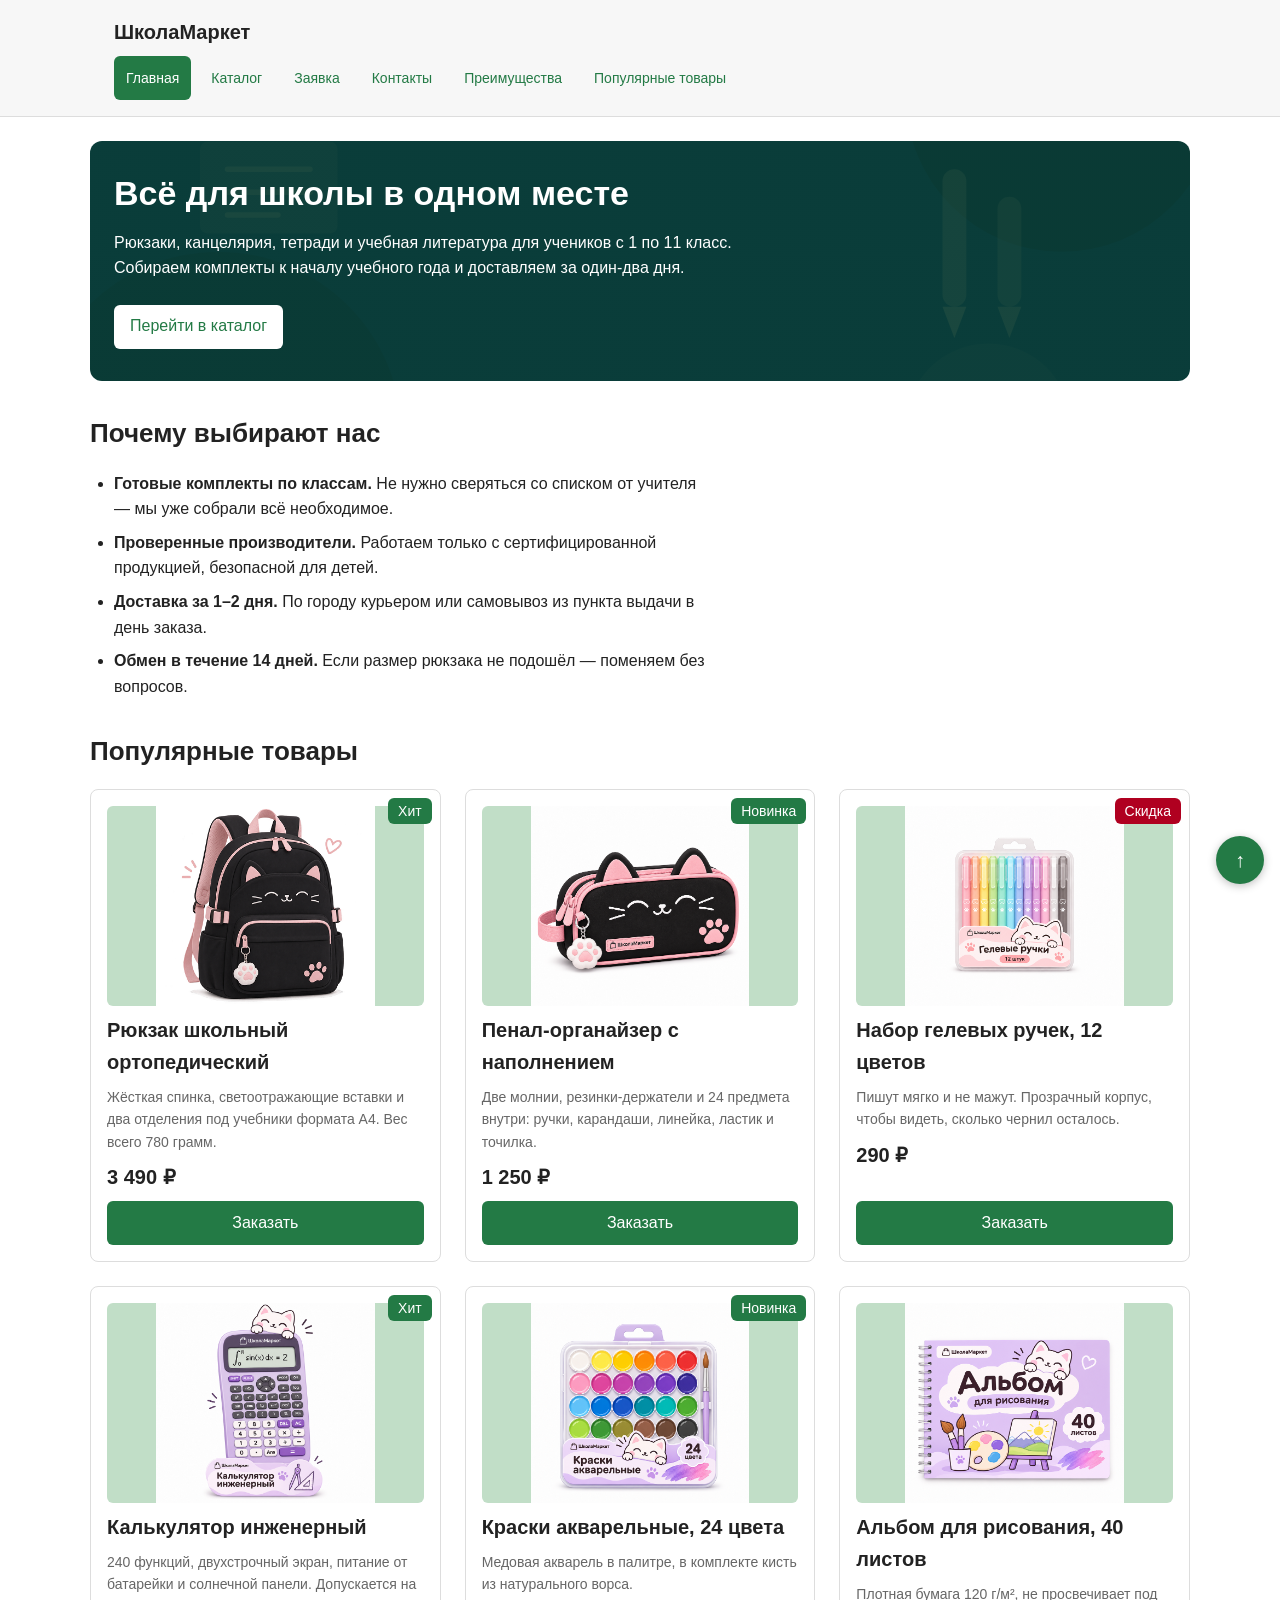
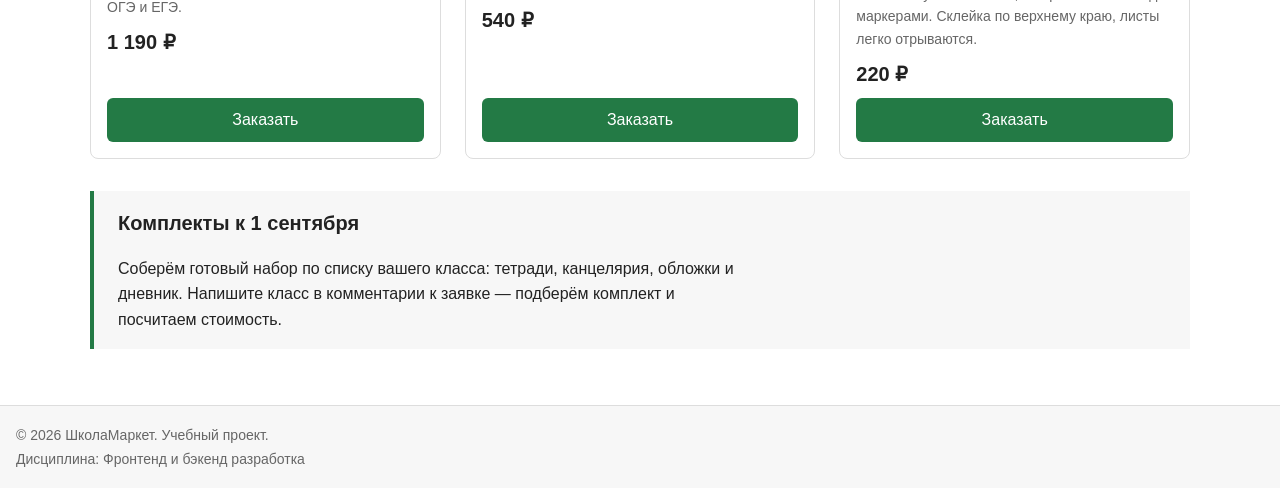
<file: index.html>
<!DOCTYPE html>
<html lang="ru">
<head>
  <meta charset="UTF-8">
  <meta name="viewport" content="width=device-width, initial-scale=1.0">
  <meta name="description" content="ШколаМаркет — школьные товары, канцелярия и учебная литература с доставкой.">
  <title>ШколаМаркет — школьные товары и канцелярия</title>
  <link rel="stylesheet" href="css/style.css">
  <link rel="stylesheet" href="css/responsive.css">
  <script src="js/main.js" defer></script>
</head>
<body id="top">
  <a class="skip-link" href="#main-content">
    Перейти к содержимому
  </a>
  <header class="site-header">
    <div class="site-header__inner">
      <a class="site-header__logo" href="index.html">ШколаМаркет</a>
      <nav class="site-nav" aria-label="Основная навигация">
        <ul class="site-nav__list">
          <li class="site-nav__item"><a class="site-nav__link site-nav__link--active" href="index.html" aria-current="page" >Главная</a></li>
          <li class="site-nav__item"><a class="site-nav__link" href="catalog.html">Каталог</a></li>
          <li class="site-nav__item"><a class="site-nav__link" href="order.html">Заявка</a></li>
          <li class="site-nav__item"><a class="site-nav__link" href="contacts.html">Контакты</a></li>
          <li class="site-nav__item"><a class="site-nav__link" href="index.html#advantages">Преимущества</a></li>
          <li class="site-nav__item"><a class="site-nav__link" href="index.html#popular">Популярные товары</a></li>
        </ul>
      </nav>
    </div>
  </header>

  <main id="main-content" tabindex="-1">
    <section class="hero">
      <h1 class="hero__title">Всё для школы в одном месте</h1>
      <p class="hero__text">
        Рюкзаки, канцелярия, тетради и учебная литература для учеников
        с 1 по 11 класс. Собираем комплекты к началу учебного года
        и доставляем за один-два дня.
      </p>
      <a class="button button--primary hero__button" href="catalog.html">Перейти в каталог</a>
    </section>

    <section class="section" id="advantages">
      <h2 class="section__title">Почему выбирают нас</h2>
      <ul class="advantages-list">
        <li class="advantages-list__item">
          <strong>Готовые комплекты по классам.</strong> Не нужно сверяться
          со списком от учителя — мы уже собрали всё необходимое.
        </li>
        <li class="advantages-list__item">
          <strong>Проверенные производители.</strong> Работаем только
          с сертифицированной продукцией, безопасной для детей.
        </li>
        <li class="advantages-list__item">
          <strong>Доставка за 1–2 дня.</strong> По городу курьером
          или самовывоз из пункта выдачи в день заказа.
        </li>
        <li class="advantages-list__item">
          <strong>Обмен в течение 14 дней.</strong> Если размер рюкзака
          не подошёл — поменяем без вопросов.
        </li>
      </ul>
    </section>

    <section class="section" id="popular">
      <h2 class="section__title">Популярные товары</h2>
      <div class="products-grid">

        <article class="product-card">
          <span class="product-card__badge product-card__badge--hit">Хит</span>
          <img
              class="product-card__image"
              src="images/backpack-800.png"
              srcset="images/backpack-400.png 400w,
                      images/backpack-800.png 800w"
              sizes="(max-width: 767px) calc(100vw - 66px),
                    (max-width: 1023px) 45vw,
                    350px"
              width="800"
              height="730"
              alt="Чёрный школьный рюкзак с розовыми лямками и кошачьей мордочкой"
              loading="lazy"
          >
          <h3 class="product-card__title">Рюкзак школьный ортопедический</h3>
          <p class="product-card__description">
            Жёсткая спинка, светоотражающие вставки и два отделения под
            учебники формата А4. Вес всего 780 грамм.
          </p>
          <p class="product-card__price">3 490 ₽</p>
          <button class="button button--primary product-card__button" type="button" data-product="Рюкзак школьный ортопедический">
            Заказать
          </button>
        </article>

        <article class="product-card">
          <span class="product-card__badge product-card__badge--new">Новинка</span>
          <img class="product-card__image"
              src="images/pencil-case.png"
              width="400" height="300"
              alt="Чёрно-розовый пенал с кошачьими ушками и брелоком" loading="lazy">

          <h3 class="product-card__title">
            Пенал-органайзер с наполнением
          </h3>
          <p class="product-card__description">
            Две молнии, резинки-держатели и 24 предмета внутри: ручки,
            карандаши, линейка, ластик и точилка.
          </p>
          <p class="product-card__price">1 250 ₽</p>
          <button class="button button--primary product-card__button" type="button" data-product="Пенал-органайзер с наполнением">
            Заказать
          </button>
        </article>

        <article class="product-card">
          <span class="product-card__badge product-card__badge--sale">Скидка</span>
          <img class="product-card__image" src="images/pens.png" width="400" height="300"
               alt="Набор гелевых ручек разных цветов" loading="lazy">
          <h3 class="product-card__title">Набор гелевых ручек, 12 цветов</h3>
          <p class="product-card__description">
            Пишут мягко и не мажут. Прозрачный корпус, чтобы видеть,
            сколько чернил осталось.
          </p>
          <p class="product-card__price">290 ₽</p>
          <button class="button button--primary product-card__button" type="button" data-product="Набор гелевых ручек, 12 цветов">
            Заказать
          </button>
        </article>
        
        <article class="product-card">
          <span class="product-card__badge product-card__badge--hit">Хит</span>
          <img class="product-card__image" src="images/calculator.png" width="400" height="300"
               alt="Инженерный калькулятор с большим экраном" loading="lazy">
          <h3 class="product-card__title">Калькулятор инженерный</h3>
          <p class="product-card__description">
            240 функций, двухстрочный экран, питание от батарейки
            и солнечной панели. Допускается на ОГЭ и ЕГЭ.
          </p>
          <p class="product-card__price">1 190 ₽</p>
          <button class="button button--primary product-card__button" type="button" data-product="Калькулятор инженерный">
            Заказать
          </button>
        </article>

        <article class="product-card">
          <span class="product-card__badge product-card__badge--new">Новинка</span>
          <img class="product-card__image" src="images/paints.png" width="400" height="300"
               alt="Палитра акварельных красок с кистью" loading="lazy">
          <h3 class="product-card__title">Краски акварельные, 24 цвета</h3>
          <p class="product-card__description">
            Медовая акварель в палитре, в комплекте кисть
            из натурального ворса.
          </p>
          <p class="product-card__price">540 ₽</p>
          <button class="button button--primary product-card__button" type="button" data-product="Краски акварельные, 24 цвета">
            Заказать
          </button>
        </article>

        <article class="product-card">
          <img class="product-card__image" src="images/album.png" width="400" height="300"
               alt="Альбом для рисования на пружине" loading="lazy">
          <h3 class="product-card__title">Альбом для рисования, 40 листов</h3>
          <p class="product-card__description">
            Плотная бумага 120 г/м², не просвечивает под маркерами.
            Склейка по верхнему краю, листы легко отрываются.
          </p>
          <p class="product-card__price">220 ₽</p>
          <button class="button button--primary product-card__button" type="button" data-product="Альбом для рисования, 40 листов">
            Заказать
          </button>
        </article>
      </div>
    </section>

    <aside class="aside-info">
      <h2 class="aside-info__title">Комплекты к 1 сентября</h2>
      <p class="aside-info__text">
        Соберём готовый набор по списку вашего класса: тетради, канцелярия,
        обложки и дневник. Напишите класс в комментарии к заявке — подберём
        комплект и посчитаем стоимость.
      </p>
    </aside>
  </main>

  <footer class="site-footer" id="contacts">
    <p>&copy; 2026 ШколаМаркет. Учебный проект.</p>
    <p>Дисциплина: Фронтенд и бэкенд разработка</p>
  </footer>

  <dialog class="order-dialog" id="order-dialog" aria-labelledby="order-dialog-title">
    <h2 class="order-dialog__title" id="order-dialog-title">Оформление заявки</h2>
    <form class="order-form" id="order-form" action="#" method="post" novalidate>
      <input id="selected-product" name="selected-product" type="hidden">

      <div class="order-form__field">
        <label class="order-form__label" for="order-name">Имя</label>
        <input class="order-form__input" id="order-name" name="name" type="text"
               placeholder="Введите ваше имя" minlength="2" autocomplete="given-name" required>
      </div>

      <div class="order-form__field">
        <label class="order-form__label" for="order-email">E-mail</label>
        <input class="order-form__input" id="order-email" name="email" type="email"
               placeholder="example@mail.ru" autocomplete="email" required>
      </div>

      <div class="order-form__field">
        <label class="order-form__label" for="order-phone">
          Телефон *
        </label>
        <input
          class="order-form__input"
          id="order-phone"
          name="phone"
          type="tel"
          inputmode="tel"
          autocomplete="tel"
          placeholder="+7 (900) 000-00-00"
          pattern="^\+7 \(\d{3}\) \d{3}-\d{2}-\d{2}$"
          aria-describedby="dialog-phone-hint"
          required
        >
        <small class="order-form__hint" id="dialog-phone-hint">
          Формат: +7 (900) 000-00-00
        </small>
      </div>

      <div class="order-form__field">
        <label class="order-form__label" for="order-date">Дата связи</label>
        <input class="order-form__input" id="order-date" name="date" type="date">
      </div>

      <div class="order-form__field">
        <label class="order-form__label" for="order-topic">Тема заявки</label>
        <select class="order-form__select" id="order-topic" name="topic" required>
          <option value="">Выберите тему</option>
          <option value="product">Заказ товара</option>
          <option value="set">Комплект к 1 сентября</option>
          <option value="consultation">Консультация</option>
          <option value="delivery">Доставка</option>
        </select>
      </div>

      <div class="order-form__field">
        <label class="order-form__label" for="order-comment">Комментарий</label>
        <textarea class="order-form__textarea" id="order-comment" name="comment" rows="4"
                  placeholder="Класс, список от учителя, пожелания по заказу"></textarea>
      </div>

      <div class="order-form__field order-form__field--checkbox">
        <label class="order-form__label">
          <input class="order-form__checkbox" id="order-agreement" name="agreement" type="checkbox" required>
          Я согласен на обработку данных
        </label>
      </div>

      <div class="order-form__actions">
        <button class="button button--secondary" type="button" id="close-order-dialog">Закрыть</button>
        <button class="button button--primary" type="submit">Отправить заявку</button>
      </div>
    </form>
  </dialog>

  <p class="success-message"
    id="success-message"
    role="status"
    hidden>
    Учебная заявка проверена. Данные не отправлялись.
  </p>

  <a class="scroll-top" href="#top" aria-label="Наверх">↑</a>
</body>
</html>
</file>
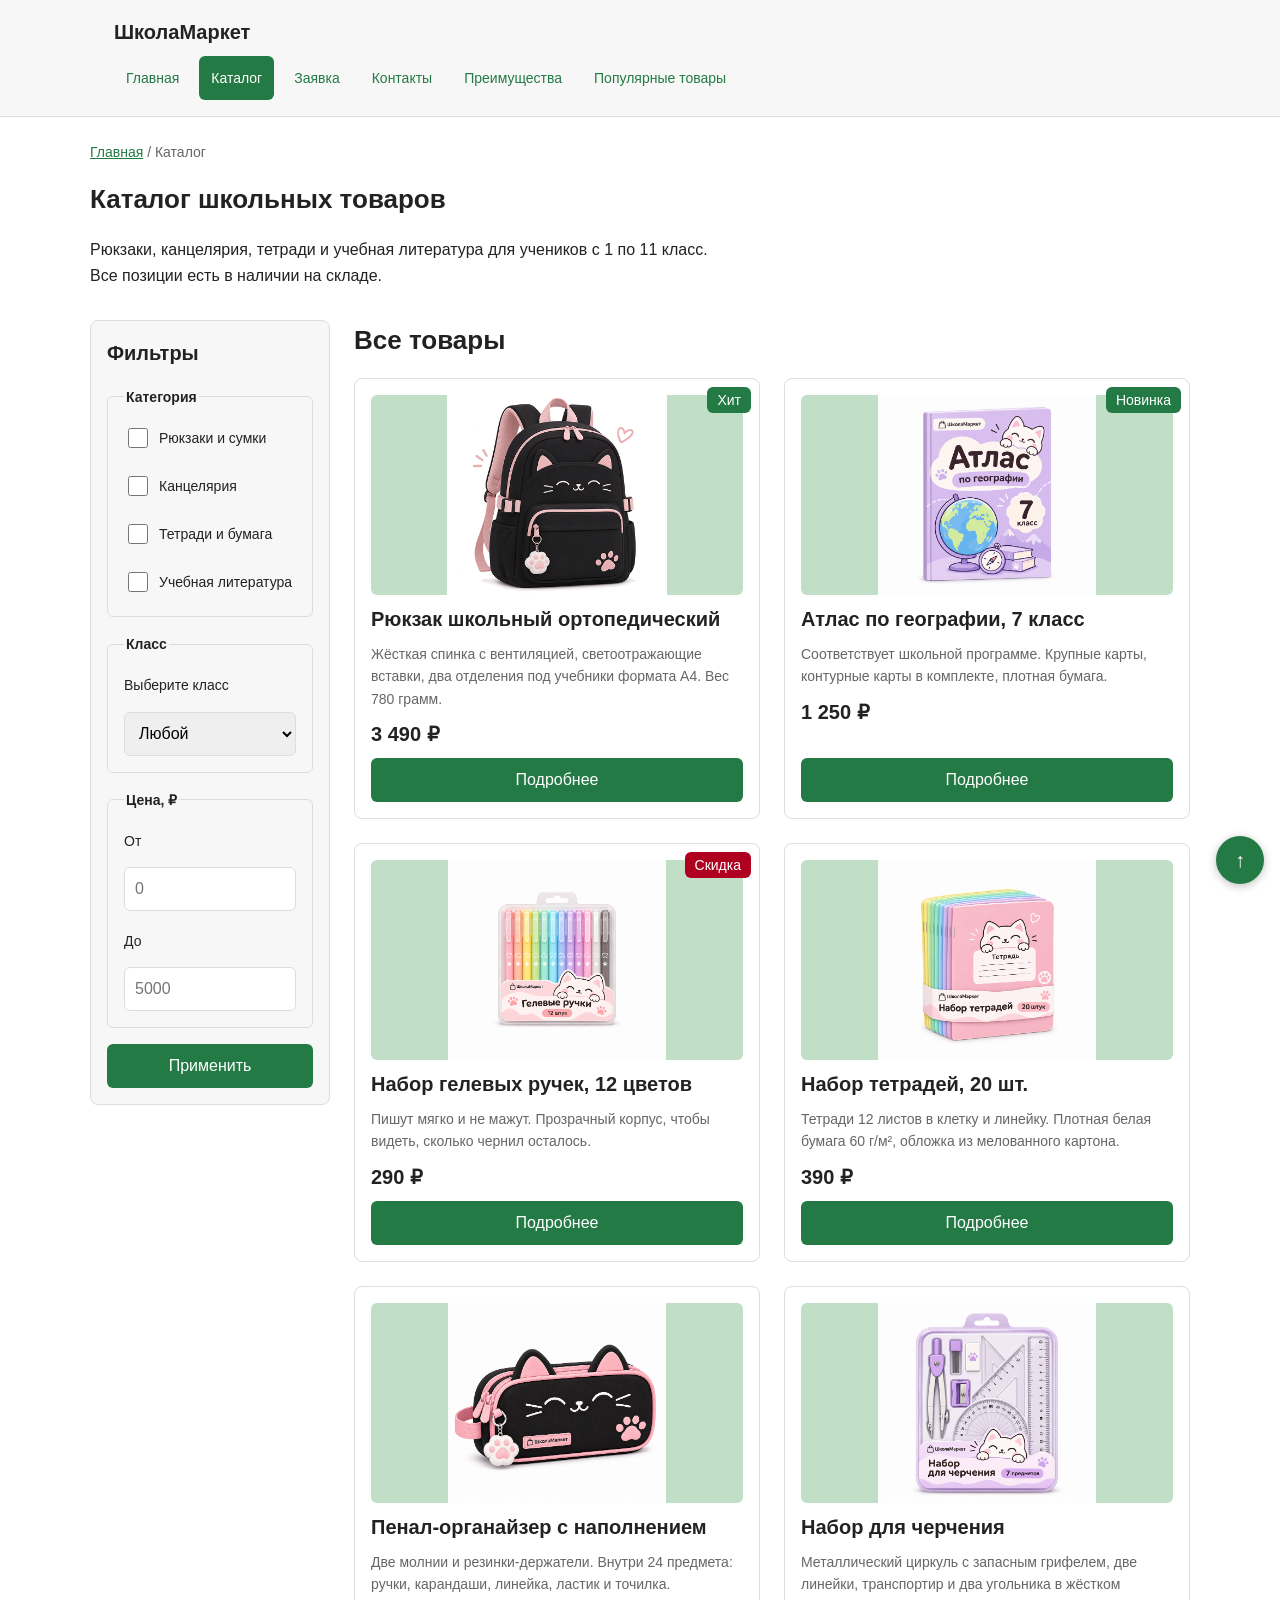
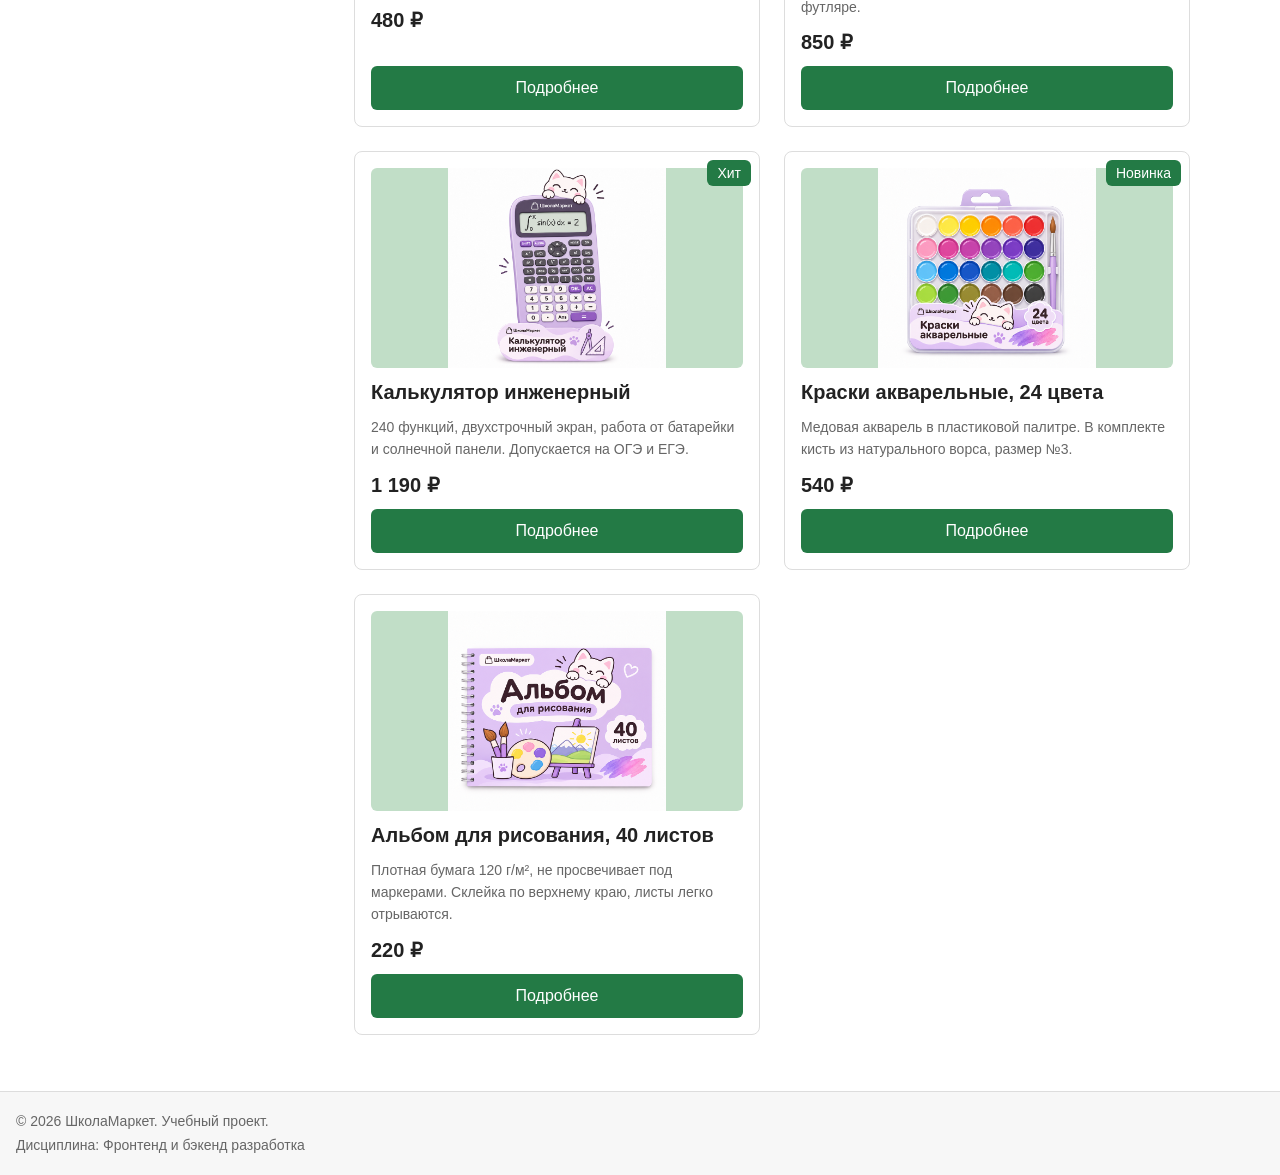
<file: catalog.html>
<!DOCTYPE html>
<html lang="ru">
<head>
  <meta charset="UTF-8">
  <meta name="viewport" content="width=device-width, initial-scale=1.0">
  <meta name="description" content="Каталог школьных товаров: рюкзаки, канцелярия, тетради и учебная литература.">
  <title>Каталог товаров — ШколаМаркет</title>
  <link rel="stylesheet" href="css/style.css">
  <link rel="stylesheet" href="css/responsive.css">

</head>
<body id="top">
  <a class="skip-link" href="#main-content">
    Перейти к содержимому
  </a>
  <header class="site-header">
    <div class="site-header__inner">
      <a class="site-header__logo" href="index.html">ШколаМаркет</a>
      <nav class="site-nav" aria-label="Основная навигация">
        <ul class="site-nav__list">
          <li class="site-nav__item"><a class="site-nav__link" href="index.html">Главная</a></li>
          <li class="site-nav__item"><a class="site-nav__link site-nav__link--active" href="catalog.html" aria-current="page">Каталог</a></li>
          <li class="site-nav__item"><a class="site-nav__link" href="order.html">Заявка</a></li>
          <li class="site-nav__item"><a class="site-nav__link" href="contacts.html">Контакты</a></li>
          <li class="site-nav__item"><a class="site-nav__link" href="index.html#advantages">Преимущества</a></li>
          <li class="site-nav__item"><a class="site-nav__link" href="index.html#popular">Популярные товары</a></li>
        </ul>
      </nav>
    </div>
  </header>

  <main id="main-content" tabindex="-1">
    <nav class="breadcrumbs" aria-label="Хлебные крошки">
      <a class="breadcrumbs__link" href="index.html">Главная</a>
      <span class="breadcrumbs__current">Каталог</span>
    </nav>

    <section class="section">
      <h1 class="section__title">Каталог школьных товаров</h1>
      <p>
        Рюкзаки, канцелярия, тетради и учебная литература для учеников
        с 1 по 11 класс. Все позиции есть в наличии на складе.
      </p>
    </section>

    <section class="catalog-layout">
      <aside class="catalog-filters">
        <h2 class="catalog-filters__title">Фильтры</h2>
        <form class="filters-form" action="#" method="get">
          <fieldset class="filters-form__group">
            <legend class="filters-form__legend">Категория</legend>
            <label class="filters-form__label">
              <input class="filters-form__checkbox" type="checkbox" name="category" value="backpacks">
              Рюкзаки и сумки
            </label>
            <label class="filters-form__label">
              <input class="filters-form__checkbox" type="checkbox" name="category" value="stationery">
              Канцелярия
            </label>
            <label class="filters-form__label">
              <input class="filters-form__checkbox" type="checkbox" name="category" value="notebooks">
              Тетради и бумага
            </label>
            <label class="filters-form__label">
              <input class="filters-form__checkbox" type="checkbox" name="category" value="books">
              Учебная литература
            </label>
          </fieldset>

          <fieldset class="filters-form__group">
            <legend class="filters-form__legend">Класс</legend>
            <label class="filters-form__label" for="grade">Выберите класс</label>
            <select class="filters-form__select" id="grade" name="grade">
              <option value="">Любой</option>
              <option value="1-4">1–4 класс</option>
              <option value="5-9">5–9 класс</option>
              <option value="10-11">10–11 класс</option>
            </select>
          </fieldset>

          <fieldset class="filters-form__group">
            <legend class="filters-form__legend">Цена, ₽</legend>
            <label class="filters-form__label" for="price-from">От</label>
            <input class="filters-form__input" id="price-from" name="price-from" type="number" min="0" placeholder="0">
            <label class="filters-form__label" for="price-to">До</label>
            <input class="filters-form__input" id="price-to" name="price-to" type="number" min="0" placeholder="5000">
          </fieldset>

          <button class="button button--primary" type="submit">Применить</button>
        </form>
      </aside>

      <section class="catalog-products">
        <h2 class="section__title">Все товары</h2>
        <div class="products-grid">

          <article class="product-card">
            <span class="product-card__badge product-card__badge--hit">Хит</span>
            <img
              class="product-card__image"
              src="images/backpack-800.png"
              srcset="images/backpack-400.png 400w,
                      images/backpack-800.png 800w"
              sizes="(max-width: 767px) calc(100vw - 66px),
                    (max-width: 1023px) 45vw,
                    350px"
              width="800"
              height="730"
              alt="Чёрный школьный рюкзак с розовыми лямками и кошачьей мордочкой"
              loading="lazy"
            >
            <h3 class="product-card__title">Рюкзак школьный ортопедический</h3>
            <p class="product-card__description">
              Жёсткая спинка с вентиляцией, светоотражающие вставки,
              два отделения под учебники формата А4. Вес 780 грамм.
            </p>
            <p class="product-card__price">3 490 ₽</p>
            <a class="button button--primary product-card__button" href="product.html">Подробнее</a>
          </article>

          <article class="product-card">
            <span class="product-card__badge product-card__badge--new">Новинка</span>
            <img class="product-card__image"
                src="images/atlas.png"
                width="400" height="300"
                alt="Атлас по географии для 7 класса с фиолетовой обложкой" loading="lazy">

            <h3 class="product-card__title">
              Атлас по географии, 7 класс
            </h3>
            <p class="product-card__description">
              Соответствует школьной программе. Крупные карты, контурные карты в комплекте, плотная бумага.
            </p>
            <p class="product-card__price">1 250 ₽</p>
            <a class="button button--primary product-card__button" href="product.html">Подробнее</a>
          </article>

          <article class="product-card">
            <span class="product-card__badge product-card__badge--sale">Скидка</span>
            <img class="product-card__image" src="images/pens.png" width="400" height="300"
                 alt="Набор гелевых ручек разных цветов" loading="lazy">
            <h3 class="product-card__title">Набор гелевых ручек, 12 цветов</h3>
            <p class="product-card__description">
              Пишут мягко и не мажут. Прозрачный корпус, чтобы видеть,
              сколько чернил осталось.
            </p>
            <p class="product-card__price">290 ₽</p>
            <a class="button button--primary product-card__button" href="product.html">Подробнее</a>
          </article>

          <article class="product-card">
            <img class="product-card__image" src="images/notebooks.png" width="400" height="300"
                 alt="Стопка школьных тетрадей в клетку и линейку" loading="lazy">
            <h3 class="product-card__title">Набор тетрадей, 20 шт.</h3>
            <p class="product-card__description">
              Тетради 12 листов в клетку и линейку. Плотная белая бумага
              60 г/м², обложка из мелованного картона.
            </p>
            <p class="product-card__price">390 ₽</p>
            <a class="button button--primary product-card__button" href="product.html">Подробнее</a>
          </article>

          <article class="product-card">
            <img class="product-card__image"
                src="images/pencil-case.png"
                width="400" height="300"
                alt="Чёрно-розовый пенал с кошачьими ушками и брелоком" loading="lazy">
            <h3 class="product-card__title">
              Пенал-органайзер с наполнением
            </h3>
            <p class="product-card__description">
              Две молнии и резинки-держатели. Внутри 24 предмета: ручки, карандаши, линейка, ластик и точилка.
            </p>
            <p class="product-card__price">480 ₽</p>
            <a class="button button--primary product-card__button" href="product.html">Подробнее</a>
          </article>

          <article class="product-card">
            <img class="product-card__image" src="images/drawing-set.png" width="400" height="300"
                 alt="Циркуль и линейка из набора для черчения" loading="lazy">
            <h3 class="product-card__title">Набор для черчения</h3>
            <p class="product-card__description">
              Металлический циркуль с запасным грифелем, две линейки,
              транспортир и два угольника в жёстком футляре.
            </p>
            <p class="product-card__price">850 ₽</p>
            <a class="button button--primary product-card__button" href="product.html">Подробнее</a>
          </article>
          
          <article class="product-card">
            <span class="product-card__badge product-card__badge--hit">Хит</span>
            <img class="product-card__image" src="images/calculator.png" width="400" height="300"
                 alt="Инженерный калькулятор с большим экраном" loading="lazy">
            <h3 class="product-card__title">Калькулятор инженерный</h3>
            <p class="product-card__description">
              240 функций, двухстрочный экран, работа от батарейки
              и солнечной панели. Допускается на ОГЭ и ЕГЭ.
            </p>
            <p class="product-card__price">1 190 ₽</p>
            <a class="button button--primary product-card__button" href="product.html">Подробнее</a>
          </article>

          <article class="product-card">
            <span class="product-card__badge product-card__badge--new">Новинка</span>
            <img class="product-card__image" src="images/paints.png" width="400" height="300"
                 alt="Палитра акварельных красок с кистью" loading="lazy">
            <h3 class="product-card__title">Краски акварельные, 24 цвета</h3>
            <p class="product-card__description">
              Медовая акварель в пластиковой палитре. В комплекте кисть
              из натурального ворса, размер №3.
            </p>
            <p class="product-card__price">540 ₽</p>
            <a class="button button--primary product-card__button" href="product.html">Подробнее</a>
          </article>

          <article class="product-card">
            <img class="product-card__image" src="images/album.png" width="400" height="300"
                 alt="Альбом для рисования на пружине" loading="lazy">
            <h3 class="product-card__title">Альбом для рисования, 40 листов</h3>
            <p class="product-card__description">
              Плотная бумага 120 г/м², не просвечивает под маркерами.
              Склейка по верхнему краю, листы легко отрываются.
            </p>
            <p class="product-card__price">220 ₽</p>
            <a class="button button--primary product-card__button" href="product.html">Подробнее</a>
          </article>
          
        </div>
      </section>
    </section>
  </main>

  <footer class="site-footer">
    <p>&copy; 2026 ШколаМаркет. Учебный проект.</p>
    <p>Дисциплина: Фронтенд и бэкенд разработка</p>
  </footer>

  <a class="scroll-top" href="#top" aria-label="Наверх">↑</a>
</body>
</html>
</file>
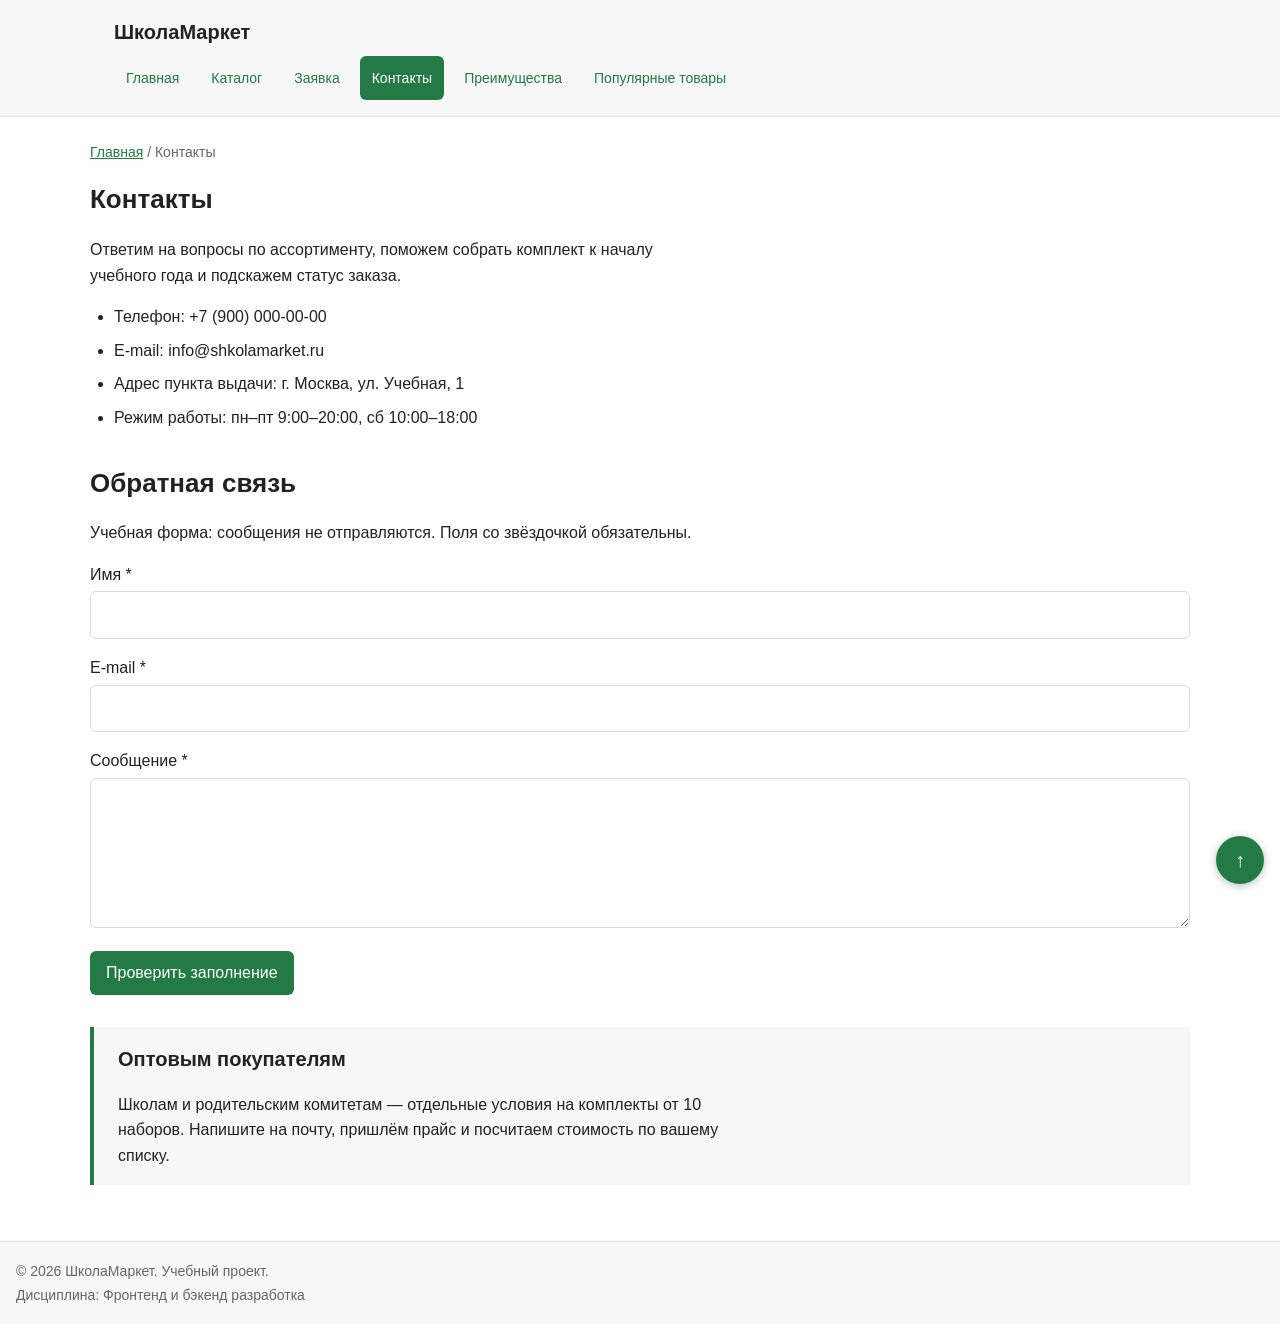
<file: contacts.html>
<!DOCTYPE html>
<html lang="ru">
<head>
  <meta charset="UTF-8">
  <meta name="viewport" content="width=device-width, initial-scale=1.0">
  <meta name="description" content="Контакты магазина школьных товаров ШколаМаркет: телефон, почта, адрес и режим работы.">
  <title>Контакты — ШколаМаркет</title>
  <link rel="stylesheet" href="css/style.css">
  <link rel="stylesheet" href="css/responsive.css">
</head>

<body id="top">
  <a class="skip-link" href="#main-content">
    Перейти к содержимому
  </a>
  <header class="site-header">
    <div class="site-header__inner">
      <a class="site-header__logo" href="index.html">ШколаМаркет</a>
      <nav class="site-nav" aria-label="Основная навигация">
        <ul class="site-nav__list">
          <li class="site-nav__item"><a class="site-nav__link" href="index.html">Главная</a></li>
          <li class="site-nav__item"><a class="site-nav__link" href="catalog.html">Каталог</a></li>
          <li class="site-nav__item"><a class="site-nav__link" href="order.html">Заявка</a></li>
          <li class="site-nav__item"><a class="site-nav__link site-nav__link--active" href="contacts.html" aria-current="page" >Контакты</a></li>
          <li class="site-nav__item"><a class="site-nav__link" href="index.html#advantages">Преимущества</a></li>
          <li class="site-nav__item"><a class="site-nav__link" href="index.html#popular">Популярные товары</a></li>
        </ul>
      </nav>
    </div>
  </header>

  <main id="main-content" tabindex="-1">
    <nav class="breadcrumbs" aria-label="Хлебные крошки">
      <a class="breadcrumbs__link" href="index.html">Главная</a>
      <span class="breadcrumbs__current">Контакты</span>
    </nav>

    <section class="section">
      <h1 class="section__title">Контакты</h1>
      <p>
        Ответим на вопросы по ассортименту, поможем собрать комплект
        к началу учебного года и подскажем статус заказа.
      </p>
      <ul class="contacts-list">
        <li class="contacts-list__item">Телефон: +7 (900) 000-00-00</li>
        <li class="contacts-list__item">E-mail: info@shkolamarket.ru</li>
        <li class="contacts-list__item">Адрес пункта выдачи: г. Москва, ул. Учебная, 1</li>
        <li class="contacts-list__item">Режим работы: пн–пт 9:00–20:00, сб 10:00–18:00</li>
      </ul>
    </section>


    <section class="section" id="feedback">
      <h2 class="section__title">Обратная связь</h2>
      <p>
        Учебная форма: сообщения не отправляются.
        Поля со звёздочкой обязательны.
      </p>
      <form class="order-form" action="#feedback" method="get">
        <div class="order-form__field">
          <label class="order-form__label" for="feedback-name">
            Имя *
          </label>
          <input
            class="order-form__input"
            id="feedback-name"
            name="name"
            type="text"
            autocomplete="name"
            minlength="2"
            required
          >
        </div>
        <div class="order-form__field">
          <label class="order-form__label" for="feedback-email">
            E-mail *
          </label>
          <input
            class="order-form__input"
            id="feedback-email"
            name="email"
            type="email"
            autocomplete="email"
            required
          >
        </div>
        <div class="order-form__field">
          <label class="order-form__label" for="feedback-message">
            Сообщение *
          </label>
          <textarea
            class="order-form__textarea"
            id="feedback-message"
            name="message"
            rows="5"
            required
          ></textarea>
        </div>
        <button class="button button--primary" type="submit">
          Проверить заполнение
        </button>
      </form>
    </section>
  

    <aside class="aside-info">
      <h2 class="aside-info__title">Оптовым покупателям</h2>
      <p class="aside-info__text">
        Школам и родительским комитетам — отдельные условия на комплекты
        от 10 наборов. Напишите на почту, пришлём прайс и посчитаем
        стоимость по вашему списку.
      </p>
    </aside>
  </main>

  <footer class="site-footer">
    <p>&copy; 2026 ШколаМаркет. Учебный проект.</p>
    <p>Дисциплина: Фронтенд и бэкенд разработка</p>
  </footer>

  <a class="scroll-top" href="#top" aria-label="Наверх">↑</a>
</body>
</html>
</file>
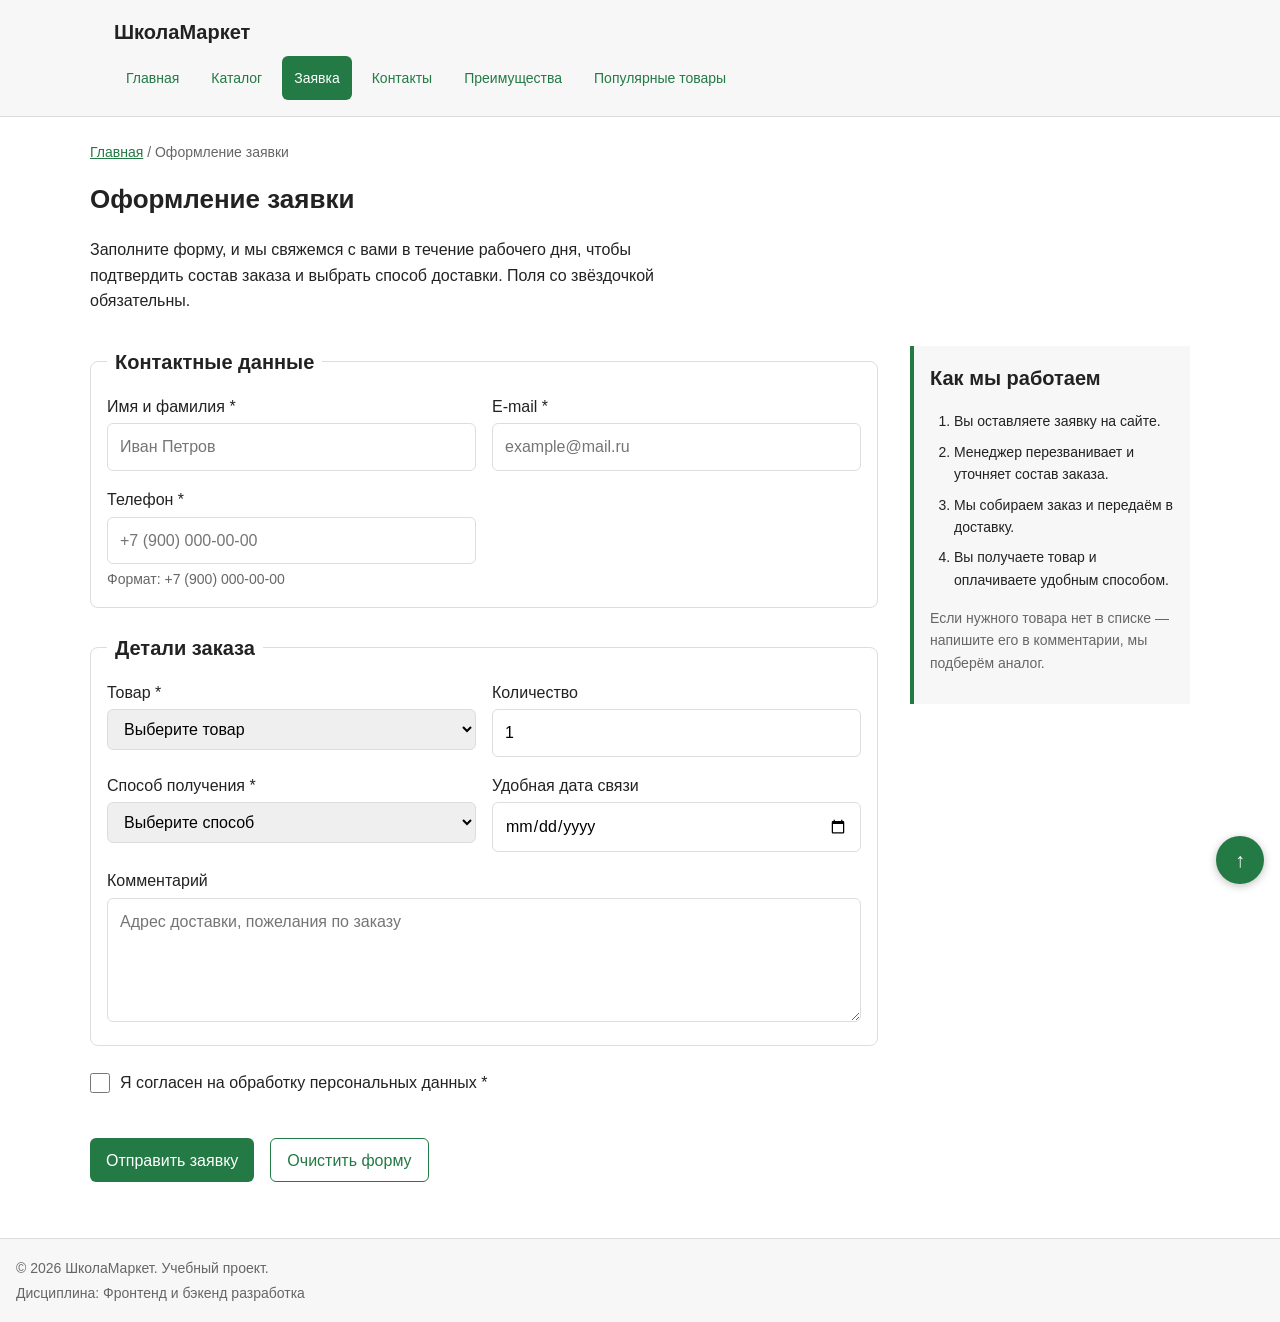
<file: order.html>
<!DOCTYPE html>
<html lang="ru">
<head>
  <meta charset="UTF-8">
  <meta name="viewport" content="width=device-width, initial-scale=1.0">
  <meta name="description" content="Оформление заявки на школьные товары в магазине ШколаМаркет.">
  <title>Оформление заявки — ШколаМаркет</title>
  <link rel="stylesheet" href="css/style.css">
  <link rel="stylesheet" href="css/responsive.css">
</head>
<body id="top">
  <a class="skip-link" href="#main-content">
    Перейти к содержимому
  </a>
  <header class="site-header">
    <div class="site-header__inner">
      <a class="site-header__logo" href="index.html">ШколаМаркет</a>
      <nav class="site-nav" aria-label="Основная навигация">
        <ul class="site-nav__list">
          <li class="site-nav__item"><a class="site-nav__link" href="index.html">Главная</a></li>
          <li class="site-nav__item"><a class="site-nav__link" href="catalog.html">Каталог</a></li>
          <li class="site-nav__item"><a class="site-nav__link site-nav__link--active" href="order.html" aria-current="page">Заявка</a></li>
          <li class="site-nav__item"><a class="site-nav__link" href="contacts.html">Контакты</a></li>
          <li class="site-nav__item"><a class="site-nav__link" href="index.html#advantages">Преимущества</a></li>
          <li class="site-nav__item"><a class="site-nav__link" href="index.html#popular">Популярные товары</a></li>
        </ul>
      </nav>
    </div>
  </header>

  <main id="main-content" tabindex="-1">
    <nav class="breadcrumbs" aria-label="Хлебные крошки">
      <a class="breadcrumbs__link" href="index.html">Главная</a>
      <span class="breadcrumbs__current">Оформление заявки</span>
    </nav>

    <section class="section">
      <h1 class="section__title">Оформление заявки</h1>
      <p>
        Заполните форму, и мы свяжемся с вами в течение рабочего дня,
        чтобы подтвердить состав заказа и выбрать способ доставки.
        Поля со звёздочкой обязательны.
      </p>
    </section>

    <section class="order-layout">
      <div class="order-layout__form">
        <form class="order-form order-form--page" action="#" method="post">
          <fieldset class="order-form__group">
            <legend class="order-form__legend">Контактные данные</legend>

            <div class="order-form__field">
              <label class="order-form__label" for="client-name">Имя и фамилия *</label>
              <input
                class="order-form__input"
                id="client-name"
                name="name"
                type="text"
                placeholder="Иван Петров"
                minlength="2"
                autocomplete="name"
                required
              >
            </div>

            <div class="order-form__field">
              <label class="order-form__label" for="client-email">E-mail *</label>
              <input
                class="order-form__input"
                id="client-email"
                name="email"
                type="email"
                placeholder="example@mail.ru"
                autocomplete="email"
                required
              >
            </div>

            <div class="order-form__field">
              <label class="order-form__label" for="client-phone">
                Телефон *
              </label>
              <input
                class="order-form__input"
                id="client-phone"
                name="phone"
                type="tel"
                inputmode="tel"
                placeholder="+7 (900) 000-00-00"
                pattern="^\+7 \(\d{3}\) \d{3}-\d{2}-\d{2}$"
                autocomplete="tel"
                aria-describedby="phone-hint"
                required
              >
              <small class="order-form__hint" id="phone-hint">
                Формат: +7 (900) 000-00-00
              </small>
            </div>
          </fieldset>

          <fieldset class="order-form__group">
            <legend class="order-form__legend">Детали заказа</legend>

            <div class="order-form__field">
              <label class="order-form__label" for="order-product">Товар *</label>
              <select class="order-form__select" id="order-product" name="product" required>
                <option value="">Выберите товар</option>
                <option value="backpack">Рюкзак школьный ортопедический — 3 490 ₽</option>
                <option value="pencil-case">Пенал-органайзер с наполнением — 1 250 ₽</option>
                <option value="pens">Набор гелевых ручек, 12 цветов — 290 ₽</option>
                <option value="notebooks">Набор тетрадей, 20 шт. — 390 ₽</option>
                <option value="atlas">Атлас по географии, 7 класс — 480 ₽</option>
                <option value="drawing-set">Набор для черчения — 850 ₽</option>
              </select>
            </div>

            <div class="order-form__field">
              <label class="order-form__label" for="order-amount">Количество</label>
              <input
                class="order-form__input"
                id="order-amount"
                name="amount"
                type="number"
                min="1"
                max="50"
                value="1"
              >
            </div>

            <div class="order-form__field">
              <label class="order-form__label" for="order-delivery">Способ получения *</label>
              <select class="order-form__select" id="order-delivery" name="delivery" required>
                <option value="">Выберите способ</option>
                <option value="pickup">Самовывоз из пункта выдачи</option>
                <option value="courier">Доставка курьером</option>
                <option value="post">Почта России</option>
              </select>
            </div>

            <div class="order-form__field">
              <label class="order-form__label" for="order-date">Удобная дата связи</label>
              <input class="order-form__input" id="order-date" name="date" type="date">
            </div>

            <div class="order-form__field order-form__field--wide">
              <label class="order-form__label" for="order-note">Комментарий</label>
              <textarea
                class="order-form__textarea"
                id="order-note"
                name="comment"
                rows="4"
                placeholder="Адрес доставки, пожелания по заказу"
              ></textarea>
            </div>
          </fieldset>

          <div class="order-form__field order-form__field--checkbox">
            <label class="order-form__label">
              <input class="order-form__checkbox" id="order-agree" name="agreement" type="checkbox" required>
              Я согласен на обработку персональных данных *
            </label>
          </div>

          <div class="order-form__actions">
            <button class="button button--primary" type="submit">Отправить заявку</button>
            <button class="button button--secondary" type="reset">Очистить форму</button>
          </div>
        </form>
      </div>

      <aside class="order-layout__info">
        <h2 class="order-info__title">Как мы работаем</h2>
        <ol class="order-steps">
          <li class="order-steps__item">Вы оставляете заявку на сайте.</li>
          <li class="order-steps__item">Менеджер перезванивает и уточняет состав заказа.</li>
          <li class="order-steps__item">Мы собираем заказ и передаём в доставку.</li>
          <li class="order-steps__item">Вы получаете товар и оплачиваете удобным способом.</li>
        </ol>
        <p class="order-info__text">
          Если нужного товара нет в списке — напишите его в комментарии,
          мы подберём аналог.
        </p>
      </aside>
    </section>
  </main>

  <footer class="site-footer">
    <p>&copy; 2026 ШколаМаркет. Учебный проект.</p>
    <p>Дисциплина: Фронтенд и бэкенд разработка</p>
  </footer>

  <a class="scroll-top" href="#top" aria-label="Наверх">↑</a>
</body>
</html>
</file>
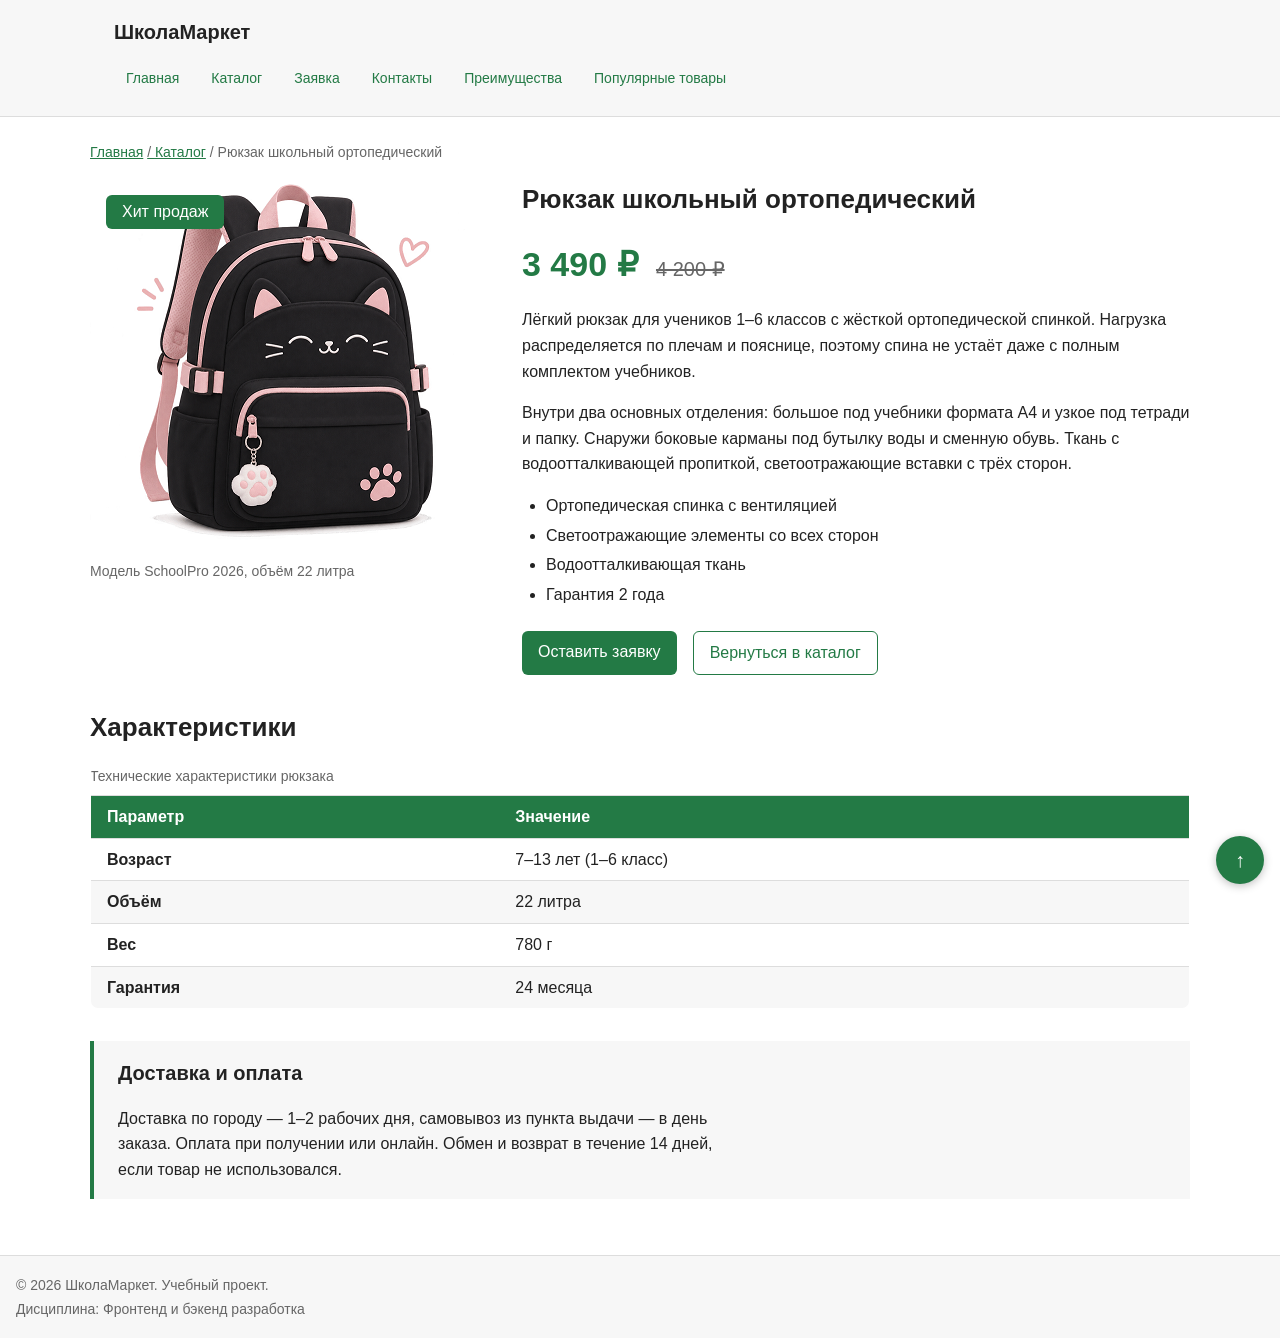
<file: product.html>
<!DOCTYPE html>
<html lang="ru">
<head>
  <meta charset="UTF-8">
  <meta name="viewport" content="width=device-width, initial-scale=1.0">
  <meta name="description" content="Рюкзак школьный ортопедический: характеристики, описание и цена в магазине ШколаМаркет.">
  <title>Рюкзак школьный ортопедический — ШколаМаркет</title>
  <link rel="stylesheet" href="css/style.css">
  <link rel="stylesheet" href="css/responsive.css">
</head>
<body id="top">
  <a class="skip-link" href="#main-content">
  Перейти к содержимому
  </a>
  <header class="site-header">
    <div class="site-header__inner">
      <a class="site-header__logo" href="index.html">ШколаМаркет</a>
      <nav class="site-nav" aria-label="Основная навигация">
        <ul class="site-nav__list">
          <li class="site-nav__item"><a class="site-nav__link" href="index.html">Главная</a></li>
          <li class="site-nav__item"><a class="site-nav__link" href="catalog.html">Каталог</a></li>
          <li class="site-nav__item"><a class="site-nav__link" href="order.html">Заявка</a></li>
          <li class="site-nav__item"><a class="site-nav__link" href="contacts.html">Контакты</a></li>
          <li class="site-nav__item"><a class="site-nav__link" href="index.html#advantages">Преимущества</a></li>
          <li class="site-nav__item"><a class="site-nav__link" href="index.html#popular">Популярные товары</a></li>
        </ul>
      </nav>
    </div>
  </header>

  <main id="main-content" tabindex="-1">
    <nav class="breadcrumbs" aria-label="Хлебные крошки">
      <a class="breadcrumbs__link" href="index.html">Главная</a>
      <a class="breadcrumbs__link breadcrumbs__link--inner" href="catalog.html">Каталог</a>
      <span class="breadcrumbs__current">Рюкзак школьный ортопедический</span>
    </nav>

    <section class="product">
      <figure class="product__media">
        <span class="product__badge">Хит продаж</span>
        <img
          class="product__image"
          src="images/backpack-800.png"
          srcset="images/backpack-400.png 400w,
                  images/backpack-800.png 800w"
          sizes="(max-width: 767px) calc(100vw - 32px),
                (max-width: 1023px) 45vw,
                400px"
          width="800"
          height="730"
          alt="Чёрный школьный рюкзак с розовыми лямками и кошачьей мордочкой"
        >
        <figcaption class="product__caption">Модель SchoolPro 2026, объём 22 литра</figcaption>
      </figure>

      <div class="product__info">
        <h1 class="product__title">Рюкзак школьный ортопедический</h1>

        <p class="product__price">
          3 490 ₽
          <span class="product__price-old">4 200 ₽</span>
        </p>

        <p class="product__text">
          Лёгкий рюкзак для учеников 1–6 классов с жёсткой ортопедической
          спинкой. Нагрузка распределяется по плечам и пояснице, поэтому
          спина не устаёт даже с полным комплектом учебников.
        </p>

        <p class="product__text">
          Внутри два основных отделения: большое под учебники формата А4 и
          узкое под тетради и папку. Снаружи боковые карманы под бутылку воды
          и сменную обувь. Ткань с водоотталкивающей пропиткой, светоотражающие
          вставки с трёх сторон.
        </p>

        <ul class="product__features">
          <li class="product__feature">Ортопедическая спинка с вентиляцией</li>
          <li class="product__feature">Светоотражающие элементы со всех сторон</li>
          <li class="product__feature">Водоотталкивающая ткань</li>
          <li class="product__feature">Гарантия 2 года</li>
        </ul>

        <div class="product__actions">
          <a class="button button--primary" href="order.html">Оставить заявку</a>
          <a class="button button--secondary" href="catalog.html">Вернуться в каталог</a>
        </div>
      </div>
    </section>

    <section class="section">
      <h2 class="section__title">Характеристики</h2>
      <div class="table-wrapper"
      role="region"
      aria-label="Характеристики рюкзака"
      tabindex="0">
        <table class="product-table">
          <caption class="product-table__caption">Технические характеристики рюкзака</caption>
          <thead class="product-table__head">
            <tr>
              <th class="product-table__cell" scope="col">Параметр</th>
              <th class="product-table__cell" scope="col">Значение</th>
            </tr>
          </thead>
                  <tbody>
            <tr class="product-table__row">
              <th class="product-table__cell" scope="row">Возраст</th>
              <td class="product-table__cell">7–13 лет (1–6 класс)</td>
            </tr>
            <tr class="product-table__row">
              <th class="product-table__cell" scope="row">Объём</th>
              <td class="product-table__cell">22 литра</td>
            </tr>
            <tr class="product-table__row">
              <th class="product-table__cell" scope="row">Вес</th>
              <td class="product-table__cell">780 г</td>
            </tr>
            <tr class="product-table__row">
              <th class="product-table__cell" scope="row">Гарантия</th>
              <td class="product-table__cell">24 месяца</td>
            </tr>
          </tbody>
        </table>
      </div>
    </section>

    <aside class="aside-info">
      <h2 class="aside-info__title">Доставка и оплата</h2>
      <p class="aside-info__text">
        Доставка по городу — 1–2 рабочих дня, самовывоз из пункта выдачи —
        в день заказа. Оплата при получении или онлайн. Обмен и возврат
        в течение 14 дней, если товар не использовался.
      </p>
    </aside>

  </main>

  <footer class="site-footer">
    <p>&copy; 2026 ШколаМаркет. Учебный проект.</p>
    <p>Дисциплина: Фронтенд и бэкенд разработка</p>
  </footer>

  <a class="scroll-top" href="#top" aria-label="Наверх">↑</a>
</body>
</html>
</file>
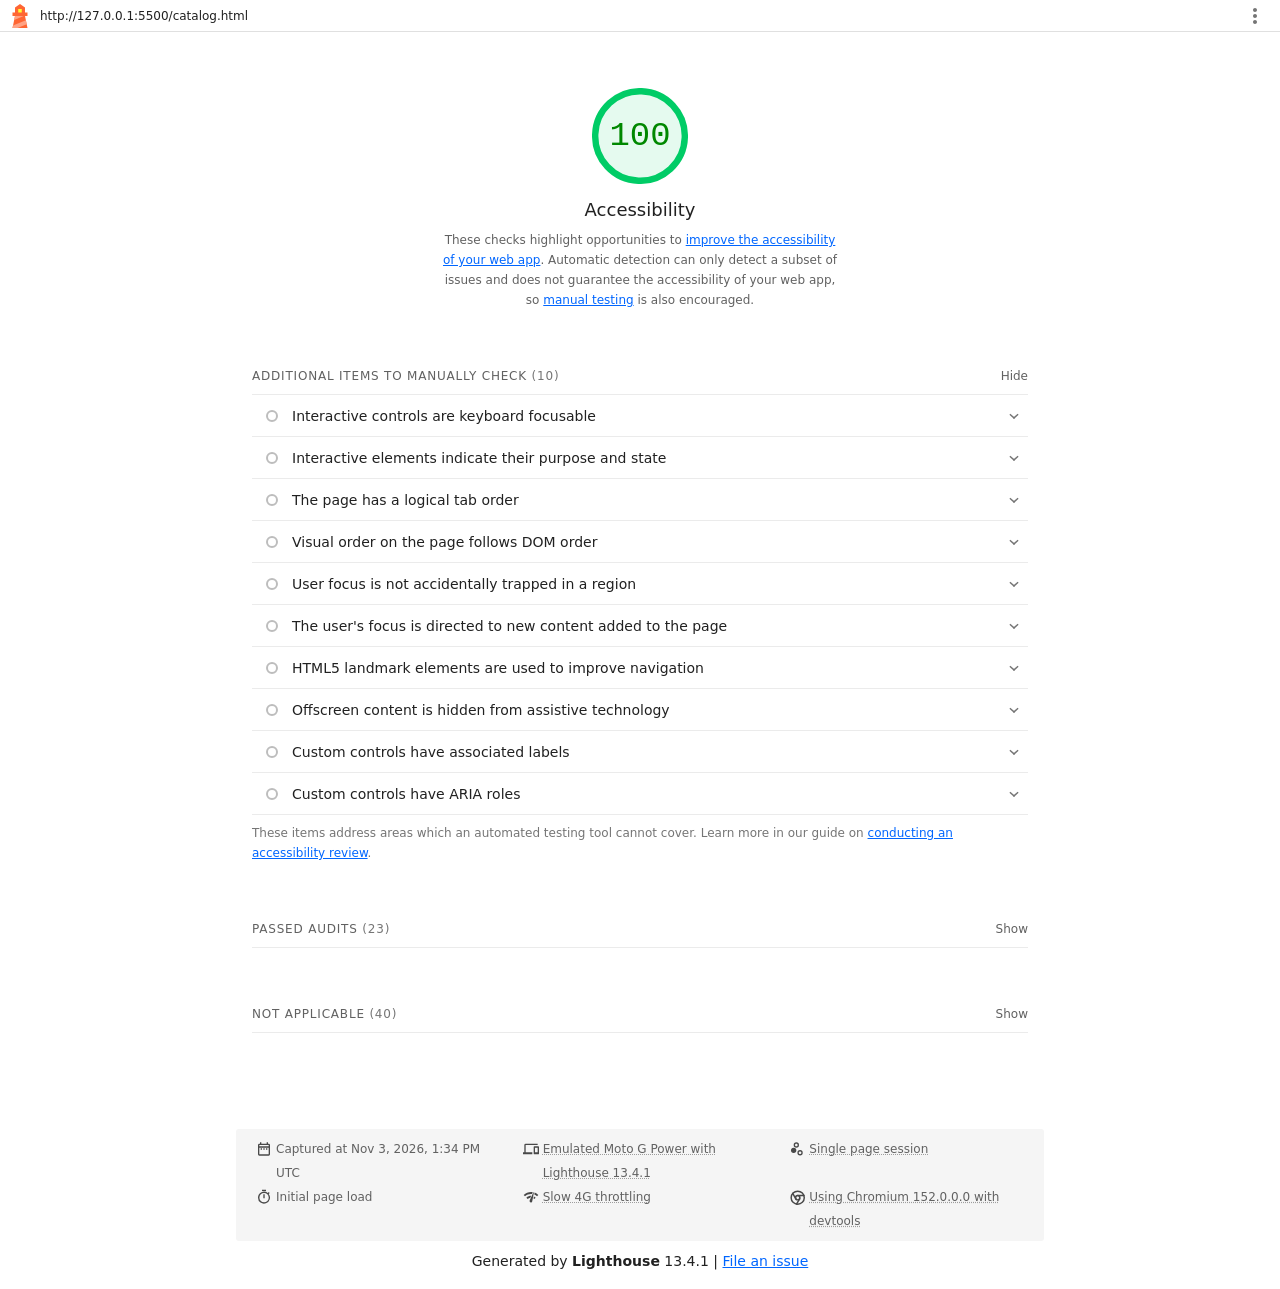
<file: lighthouse/catalog-accessibility.html>
<!--
@license
Copyright 2018 Google LLC
SPDX-License-Identifier: Apache-2.0
-->
<!doctype html>
<html lang="en">
<head>
  <meta charset="utf-8">
  <meta name="viewport" content="width=device-width, initial-scale=1, minimum-scale=1">
  <link rel="icon" href='data:image/svg+xml;utf8,<svg fill="none" xmlns="http://www.w3.org/2000/svg" viewBox="0 0 48 48"><path d="m14 7 10-7 10 7v10h5v7h-5l5 24H9l5-24H9v-7h5V7Z" fill="%23F63"/><path d="M31.561 24H14l-1.689 8.105L31.561 24ZM18.983 48H9l1.022-4.907L35.723 32.27l1.663 7.98L18.983 48Z" fill="%23FFA385"/><path fill="%23FF3" d="M20.5 10h7v7h-7z"/></svg>'>
  <title>Lighthouse Report</title>
  <style>body {margin: 0}</style>
</head>
<body>
  <noscript>Lighthouse report requires JavaScript. Please enable.</noscript>

  <div id="lh-log"></div>

  <script>window.__LIGHTHOUSE_JSON__ = {"lighthouseVersion":"13.4.1","requestedUrl":"http://127.0.0.1:5500/catalog.html","mainDocumentUrl":"http://127.0.0.1:5500/catalog.html","finalDisplayedUrl":"http://127.0.0.1:5500/catalog.html","finalUrl":"http://127.0.0.1:5500/catalog.html","fetchTime":"2026-11-03T13:34:58.280Z","gatherMode":"navigation","runWarnings":[],"userAgent":"Mozilla/5.0 (Windows NT 10.0; Win64; x64) AppleWebKit/537.36 (KHTML, like Gecko) Chrome/152.0.0.0 YaBrowser/26.10.0.0 Safari/537.36","environment":{"networkUserAgent":"Mozilla/5.0 (Linux; Android 11; moto g power (2022)) AppleWebKit/537.36 (KHTML, like Gecko) Chrome/152.0.0.0 Mobile Safari/537.36","hostUserAgent":"Mozilla/5.0 (Windows NT 10.0; Win64; x64) AppleWebKit/537.36 (KHTML, like Gecko) Chrome/152.0.0.0 YaBrowser/26.10.0.0 Safari/537.36","benchmarkIndex":942,"credits":{"axe-core":"4.12.1"}},"audits":{"accesskeys":{"id":"accesskeys","title":"`[accesskey]` values are unique","description":"Access keys let users quickly focus a part of the page. For proper navigation, each access key must be unique. [Learn more about access keys](https://dequeuniversity.com/rules/axe/4.12/accesskeys).","score":null,"scoreDisplayMode":"notApplicable"},"aria-allowed-attr":{"id":"aria-allowed-attr","title":"`[aria-*]` attributes match their roles","description":"Each ARIA `role` supports a specific subset of `aria-*` attributes. Mismatching these invalidates the `aria-*` attributes. [Learn how to match ARIA attributes to their roles](https://dequeuniversity.com/rules/axe/4.12/aria-allowed-attr).","score":1,"scoreDisplayMode":"binary","details":{"type":"table","headings":[{"key":"node","valueType":"node","subItemsHeading":{"key":"relatedNode","valueType":"node"},"label":"Failing Elements"}],"items":[]}},"aria-allowed-role":{"id":"aria-allowed-role","title":"Uses ARIA roles only on compatible elements","description":"Many HTML elements can only be assigned certain ARIA roles. Using ARIA roles where they are not allowed can interfere with the accessibility of the web page. [Learn more about ARIA roles](https://dequeuniversity.com/rules/axe/4.12/aria-allowed-role).","score":null,"scoreDisplayMode":"notApplicable"},"aria-command-name":{"id":"aria-command-name","title":"`button`, `link`, and `menuitem` elements have accessible names","description":"When an element doesn't have an accessible name, screen readers announce it with a generic name, making it unusable for users who rely on screen readers. [Learn how to make command elements more accessible](https://dequeuniversity.com/rules/axe/4.12/aria-command-name).","score":null,"scoreDisplayMode":"notApplicable"},"aria-conditional-attr":{"id":"aria-conditional-attr","title":"ARIA attributes are used as specified for the element's role","description":"Some ARIA attributes are only allowed on an element under certain conditions. [Learn more about conditional ARIA attributes](https://dequeuniversity.com/rules/axe/4.12/aria-conditional-attr).","score":1,"scoreDisplayMode":"binary","details":{"type":"table","headings":[{"key":"node","valueType":"node","subItemsHeading":{"key":"relatedNode","valueType":"node"},"label":"Failing Elements"}],"items":[]}},"aria-deprecated-role":{"id":"aria-deprecated-role","title":"Deprecated ARIA roles were not used","description":"Deprecated ARIA roles may not be processed correctly by assistive technology. [Learn more about deprecated ARIA roles](https://dequeuniversity.com/rules/axe/4.12/aria-deprecated-role).","score":null,"scoreDisplayMode":"notApplicable"},"aria-dialog-name":{"id":"aria-dialog-name","title":"Elements with `role=\"dialog\"` or `role=\"alertdialog\"` have accessible names.","description":"ARIA dialog elements without accessible names may prevent screen readers users from discerning the purpose of these elements. [Learn how to make ARIA dialog elements more accessible](https://dequeuniversity.com/rules/axe/4.12/aria-dialog-name).","score":null,"scoreDisplayMode":"notApplicable"},"aria-hidden-body":{"id":"aria-hidden-body","title":"`[aria-hidden=\"true\"]` is not present on the document `\u003cbody>`","description":"Assistive technologies, like screen readers, work inconsistently when `aria-hidden=\"true\"` is set on the document `\u003cbody>`. [Learn how `aria-hidden` affects the document body](https://dequeuniversity.com/rules/axe/4.12/aria-hidden-body).","score":1,"scoreDisplayMode":"binary","details":{"type":"table","headings":[{"key":"node","valueType":"node","subItemsHeading":{"key":"relatedNode","valueType":"node"},"label":"Failing Elements"}],"items":[]}},"aria-hidden-focus":{"id":"aria-hidden-focus","title":"`[aria-hidden=\"true\"]` elements do not contain focusable descendents","description":"Focusable descendents within an `[aria-hidden=\"true\"]` element prevent those interactive elements from being available to users of assistive technologies like screen readers. [Learn how `aria-hidden` affects focusable elements](https://dequeuniversity.com/rules/axe/4.12/aria-hidden-focus).","score":null,"scoreDisplayMode":"notApplicable"},"aria-input-field-name":{"id":"aria-input-field-name","title":"ARIA input fields have accessible names","description":"When an input field doesn't have an accessible name, screen readers announce it with a generic name, making it unusable for users who rely on screen readers. [Learn more about input field labels](https://dequeuniversity.com/rules/axe/4.12/aria-input-field-name).","score":null,"scoreDisplayMode":"notApplicable"},"aria-meter-name":{"id":"aria-meter-name","title":"ARIA `meter` elements have accessible names","description":"When a meter element doesn't have an accessible name, screen readers announce it with a generic name, making it unusable for users who rely on screen readers. [Learn how to name `meter` elements](https://dequeuniversity.com/rules/axe/4.12/aria-meter-name).","score":null,"scoreDisplayMode":"notApplicable"},"aria-progressbar-name":{"id":"aria-progressbar-name","title":"ARIA `progressbar` elements have accessible names","description":"When a `progressbar` element doesn't have an accessible name, screen readers announce it with a generic name, making it unusable for users who rely on screen readers. [Learn how to label `progressbar` elements](https://dequeuniversity.com/rules/axe/4.12/aria-progressbar-name).","score":null,"scoreDisplayMode":"notApplicable"},"aria-prohibited-attr":{"id":"aria-prohibited-attr","title":"Elements use only permitted ARIA attributes","description":"Using ARIA attributes in roles where they are prohibited can mean that important information is not communicated to users of assistive technologies. [Learn more about prohibited ARIA roles](https://dequeuniversity.com/rules/axe/4.12/aria-prohibited-attr).","score":1,"scoreDisplayMode":"binary","details":{"type":"table","headings":[{"key":"node","valueType":"node","subItemsHeading":{"key":"relatedNode","valueType":"node"},"label":"Failing Elements"}],"items":[]}},"aria-required-attr":{"id":"aria-required-attr","title":"`[role]`s have all required `[aria-*]` attributes","description":"Some ARIA roles have required attributes that describe the state of the element to screen readers. [Learn more about roles and required attributes](https://dequeuniversity.com/rules/axe/4.12/aria-required-attr).","score":null,"scoreDisplayMode":"notApplicable"},"aria-required-children":{"id":"aria-required-children","title":"Elements with an ARIA `[role]` that require children to contain a specific `[role]` have all required children.","description":"Some ARIA parent roles must contain specific child roles to perform their intended accessibility functions. [Learn more about roles and required children elements](https://dequeuniversity.com/rules/axe/4.12/aria-required-children).","score":null,"scoreDisplayMode":"notApplicable"},"aria-required-parent":{"id":"aria-required-parent","title":"`[role]`s are contained by their required parent element","description":"Some ARIA child roles must be contained by specific parent roles to properly perform their intended accessibility functions. [Learn more about ARIA roles and required parent element](https://dequeuniversity.com/rules/axe/4.12/aria-required-parent).","score":null,"scoreDisplayMode":"notApplicable"},"aria-roles":{"id":"aria-roles","title":"`[role]` values are valid","description":"ARIA roles must have valid values in order to perform their intended accessibility functions. [Learn more about valid ARIA roles](https://dequeuniversity.com/rules/axe/4.12/aria-roles).","score":null,"scoreDisplayMode":"notApplicable"},"aria-text":{"id":"aria-text","title":"Elements with the `role=text` attribute do not have focusable descendents.","description":"Adding `role=text` around a text node split by markup enables VoiceOver to treat it as one phrase, but the element's focusable descendents will not be announced. [Learn more about the `role=text` attribute](https://dequeuniversity.com/rules/axe/4.12/aria-text).","score":null,"scoreDisplayMode":"notApplicable"},"aria-toggle-field-name":{"id":"aria-toggle-field-name","title":"ARIA toggle fields have accessible names","description":"When a toggle field doesn't have an accessible name, screen readers announce it with a generic name, making it unusable for users who rely on screen readers. [Learn more about toggle fields](https://dequeuniversity.com/rules/axe/4.12/aria-toggle-field-name).","score":null,"scoreDisplayMode":"notApplicable"},"aria-tooltip-name":{"id":"aria-tooltip-name","title":"ARIA `tooltip` elements have accessible names","description":"When a tooltip element doesn't have an accessible name, screen readers announce it with a generic name, making it unusable for users who rely on screen readers. [Learn how to name `tooltip` elements](https://dequeuniversity.com/rules/axe/4.12/aria-tooltip-name).","score":null,"scoreDisplayMode":"notApplicable"},"aria-treeitem-name":{"id":"aria-treeitem-name","title":"ARIA `treeitem` elements have accessible names","description":"When a `treeitem` element doesn't have an accessible name, screen readers announce it with a generic name, making it unusable for users who rely on screen readers. [Learn more about labeling `treeitem` elements](https://dequeuniversity.com/rules/axe/4.12/aria-treeitem-name).","score":null,"scoreDisplayMode":"notApplicable"},"aria-valid-attr-value":{"id":"aria-valid-attr-value","title":"`[aria-*]` attributes have valid values","description":"Assistive technologies, like screen readers, can't interpret ARIA attributes with invalid values. [Learn more about valid values for ARIA attributes](https://dequeuniversity.com/rules/axe/4.12/aria-valid-attr-value).","score":1,"scoreDisplayMode":"binary","details":{"type":"table","headings":[{"key":"node","valueType":"node","subItemsHeading":{"key":"relatedNode","valueType":"node"},"label":"Failing Elements"}],"items":[]}},"aria-valid-attr":{"id":"aria-valid-attr","title":"`[aria-*]` attributes are valid and not misspelled","description":"Assistive technologies, like screen readers, can't interpret ARIA attributes with invalid names. [Learn more about valid ARIA attributes](https://dequeuniversity.com/rules/axe/4.12/aria-valid-attr).","score":1,"scoreDisplayMode":"binary","details":{"type":"table","headings":[{"key":"node","valueType":"node","subItemsHeading":{"key":"relatedNode","valueType":"node"},"label":"Failing Elements"}],"items":[]}},"button-name":{"id":"button-name","title":"Buttons have an accessible name","description":"When a button doesn't have an accessible name, screen readers announce it as \"button\", making it unusable for users who rely on screen readers. [Learn how to make buttons more accessible](https://dequeuniversity.com/rules/axe/4.12/button-name).","score":1,"scoreDisplayMode":"binary","details":{"type":"table","headings":[{"key":"node","valueType":"node","subItemsHeading":{"key":"relatedNode","valueType":"node"},"label":"Failing Elements"}],"items":[]}},"bypass":{"id":"bypass","title":"The page contains a heading, skip link, or landmark region","description":"Adding ways to bypass repetitive content lets keyboard users navigate the page more efficiently. [Learn more about bypass blocks](https://dequeuniversity.com/rules/axe/4.12/bypass).","score":null,"scoreDisplayMode":"notApplicable"},"color-contrast":{"id":"color-contrast","title":"Background and foreground colors have a sufficient contrast ratio","description":"Low-contrast text is difficult or impossible for many users to read. [Learn how to provide sufficient color contrast](https://dequeuniversity.com/rules/axe/4.12/color-contrast).","score":1,"scoreDisplayMode":"binary","details":{"type":"table","headings":[{"key":"node","valueType":"node","subItemsHeading":{"key":"relatedNode","valueType":"node"},"label":"Failing Elements"}],"items":[]}},"definition-list":{"id":"definition-list","title":"`\u003cdl>`'s contain only properly-ordered `\u003cdt>` and `\u003cdd>` groups, `\u003cscript>`, `\u003ctemplate>` or `\u003cdiv>` elements.","description":"When definition lists are not properly marked up, screen readers may produce confusing or inaccurate output. [Learn how to structure definition lists correctly](https://dequeuniversity.com/rules/axe/4.12/definition-list).","score":null,"scoreDisplayMode":"notApplicable"},"dlitem":{"id":"dlitem","title":"Definition list items are wrapped in `\u003cdl>` elements","description":"Definition list items (`\u003cdt>` and `\u003cdd>`) must be wrapped in a parent `\u003cdl>` element to ensure that screen readers can properly announce them. [Learn how to structure definition lists correctly](https://dequeuniversity.com/rules/axe/4.12/dlitem).","score":null,"scoreDisplayMode":"notApplicable"},"document-title":{"id":"document-title","title":"Document has a `\u003ctitle>` element","description":"The title gives screen reader users an overview of the page, and search engine users rely on it heavily to determine if a page is relevant to their search. [Learn more about document titles](https://dequeuniversity.com/rules/axe/4.12/document-title).","score":1,"scoreDisplayMode":"binary","details":{"type":"table","headings":[{"key":"node","valueType":"node","subItemsHeading":{"key":"relatedNode","valueType":"node"},"label":"Failing Elements"}],"items":[]}},"duplicate-id-aria":{"id":"duplicate-id-aria","title":"ARIA IDs are unique","description":"The value of an ARIA ID must be unique to prevent other instances from being overlooked by assistive technologies. [Learn how to fix duplicate ARIA IDs](https://dequeuniversity.com/rules/axe/4.12/duplicate-id-aria).","score":null,"scoreDisplayMode":"notApplicable"},"empty-heading":{"id":"empty-heading","title":"All heading elements contain content.","description":"A heading with no content or inaccessible text prevent screen reader users from accessing information on the page's structure. [Learn more about headings](https://dequeuniversity.com/rules/axe/4.12/empty-heading).","score":null,"scoreDisplayMode":"notApplicable"},"form-field-multiple-labels":{"id":"form-field-multiple-labels","title":"No form fields have multiple labels","description":"Form fields with multiple labels can be confusingly announced by assistive technologies like screen readers which use either the first, the last, or all of the labels. [Learn how to use form labels](https://dequeuniversity.com/rules/axe/4.12/form-field-multiple-labels).","score":null,"scoreDisplayMode":"notApplicable"},"frame-title":{"id":"frame-title","title":"`\u003cframe>` or `\u003ciframe>` elements have a title","description":"Screen reader users rely on frame titles to describe the contents of frames. [Learn more about frame titles](https://dequeuniversity.com/rules/axe/4.12/frame-title).","score":null,"scoreDisplayMode":"notApplicable"},"heading-order":{"id":"heading-order","title":"Heading elements appear in a sequentially-descending order","description":"Properly ordered headings that do not skip levels convey the semantic structure of the page, making it easier to navigate and understand when using assistive technologies. [Learn more about heading order](https://dequeuniversity.com/rules/axe/4.12/heading-order).","score":1,"scoreDisplayMode":"binary","details":{"type":"table","headings":[{"key":"node","valueType":"node","subItemsHeading":{"key":"relatedNode","valueType":"node"},"label":"Failing Elements"}],"items":[]}},"html-has-lang":{"id":"html-has-lang","title":"`\u003chtml>` element has a `[lang]` attribute","description":"If a page doesn't specify a `lang` attribute, a screen reader assumes that the page is in the default language that the user chose when setting up the screen reader. If the page isn't actually in the default language, then the screen reader might not announce the page's text correctly. [Learn more about the `lang` attribute](https://dequeuniversity.com/rules/axe/4.12/html-has-lang).","score":1,"scoreDisplayMode":"binary","details":{"type":"table","headings":[{"key":"node","valueType":"node","subItemsHeading":{"key":"relatedNode","valueType":"node"},"label":"Failing Elements"}],"items":[]}},"html-lang-valid":{"id":"html-lang-valid","title":"`\u003chtml>` element has a valid value for its `[lang]` attribute","description":"Specifying a valid [BCP 47 language](https://www.w3.org/International/questions/qa-choosing-language-tags#question) helps screen readers announce text properly. [Learn how to use the `lang` attribute](https://dequeuniversity.com/rules/axe/4.12/html-lang-valid).","score":1,"scoreDisplayMode":"binary","details":{"type":"table","headings":[{"key":"node","valueType":"node","subItemsHeading":{"key":"relatedNode","valueType":"node"},"label":"Failing Elements"}],"items":[]}},"html-xml-lang-mismatch":{"id":"html-xml-lang-mismatch","title":"`\u003chtml>` element has an `[xml:lang]` attribute with the same base language as the `[lang]` attribute.","description":"If the webpage does not specify a consistent language, then the screen reader might not announce the page's text correctly. [Learn more about the `lang` attribute](https://dequeuniversity.com/rules/axe/4.12/html-xml-lang-mismatch).","score":null,"scoreDisplayMode":"notApplicable"},"identical-links-same-purpose":{"id":"identical-links-same-purpose","title":"Identical links have the same purpose.","description":"Links with the same destination should have the same description, to help users understand the link's purpose and decide whether to follow it. [Learn more about identical links](https://dequeuniversity.com/rules/axe/4.12/identical-links-same-purpose).","score":null,"scoreDisplayMode":"notApplicable"},"image-alt":{"id":"image-alt","title":"Image elements have `[alt]` attributes","description":"Informative elements should aim for short, descriptive alternate text. Decorative elements can be ignored with an empty alt attribute. [Learn more about the `alt` attribute](https://dequeuniversity.com/rules/axe/4.12/image-alt).","score":1,"scoreDisplayMode":"binary","details":{"type":"table","headings":[{"key":"node","valueType":"node","subItemsHeading":{"key":"relatedNode","valueType":"node"},"label":"Failing Elements"}],"items":[]}},"image-redundant-alt":{"id":"image-redundant-alt","title":"Image elements do not have `[alt]` attributes that are redundant text.","description":"Informative elements should aim for short, descriptive alternative text. Alternative text that is exactly the same as the text adjacent to the link or image is potentially confusing for screen reader users, because the text will be read twice. [Learn more about the `alt` attribute](https://dequeuniversity.com/rules/axe/4.12/image-redundant-alt).","score":null,"scoreDisplayMode":"notApplicable"},"input-button-name":{"id":"input-button-name","title":"Input buttons have discernible text.","description":"Adding discernable and accessible text to input buttons may help screen reader users understand the purpose of the input button. [Learn more about input buttons](https://dequeuniversity.com/rules/axe/4.12/input-button-name).","score":null,"scoreDisplayMode":"notApplicable"},"input-image-alt":{"id":"input-image-alt","title":"`\u003cinput type=\"image\">` elements have `[alt]` text","description":"When an image is being used as an `\u003cinput>` button, providing alternative text can help screen reader users understand the purpose of the button. [Learn about input image alt text](https://dequeuniversity.com/rules/axe/4.12/input-image-alt).","score":null,"scoreDisplayMode":"notApplicable"},"label-content-name-mismatch":{"id":"label-content-name-mismatch","title":"Elements with visible text labels have matching accessible names.","description":"Visible text labels that do not match the accessible name can result in a confusing experience for screen reader users. [Learn more about accessible names](https://dequeuniversity.com/rules/axe/4.12/label-content-name-mismatch).","score":1,"scoreDisplayMode":"binary","details":{"type":"table","headings":[{"key":"node","valueType":"node","subItemsHeading":{"key":"relatedNode","valueType":"node"},"label":"Failing Elements"}],"items":[]}},"label":{"id":"label","title":"Form elements have associated labels","description":"Labels ensure that form controls are announced properly by assistive technologies, like screen readers. [Learn more about form element labels](https://dequeuniversity.com/rules/axe/4.12/label).","score":1,"scoreDisplayMode":"binary","details":{"type":"table","headings":[{"key":"node","valueType":"node","subItemsHeading":{"key":"relatedNode","valueType":"node"},"label":"Failing Elements"}],"items":[]}},"landmark-one-main":{"id":"landmark-one-main","title":"Document has a main landmark.","description":"One main landmark helps screen reader users navigate a web page. [Learn more about landmarks](https://dequeuniversity.com/rules/axe/4.12/landmark-one-main).","score":1,"scoreDisplayMode":"binary","details":{"type":"table","headings":[{"key":"node","valueType":"node","subItemsHeading":{"key":"relatedNode","valueType":"node"},"label":"Failing Elements"}],"items":[]}},"link-name":{"id":"link-name","title":"Links have a discernible name","description":"Link text (and alternate text for images, when used as links) that is discernible, unique, and focusable improves the navigation experience for screen reader users. [Learn how to make links accessible](https://dequeuniversity.com/rules/axe/4.12/link-name).","score":1,"scoreDisplayMode":"binary","details":{"type":"table","headings":[{"key":"node","valueType":"node","subItemsHeading":{"key":"relatedNode","valueType":"node"},"label":"Failing Elements"}],"items":[]}},"link-in-text-block":{"id":"link-in-text-block","title":"Links are distinguishable without relying on color.","description":"Low-contrast text is difficult or impossible for many users to read. Link text that is discernible improves the experience for users with low vision. [Learn how to make links distinguishable](https://dequeuniversity.com/rules/axe/4.12/link-in-text-block).","score":null,"scoreDisplayMode":"notApplicable"},"list":{"id":"list","title":"Lists contain only `\u003cli>` elements and script supporting elements (`\u003cscript>` and `\u003ctemplate>`).","description":"Screen readers have a specific way of announcing lists. Ensuring proper list structure aids screen reader output. [Learn more about proper list structure](https://dequeuniversity.com/rules/axe/4.12/list).","score":1,"scoreDisplayMode":"binary","details":{"type":"table","headings":[{"key":"node","valueType":"node","subItemsHeading":{"key":"relatedNode","valueType":"node"},"label":"Failing Elements"}],"items":[]}},"listitem":{"id":"listitem","title":"List items (`\u003cli>`) are contained within `\u003cul>`, `\u003col>` or `\u003cmenu>` parent elements","description":"Screen readers require list items (`\u003cli>`) to be contained within a parent `\u003cul>`, `\u003col>` or `\u003cmenu>` to be announced properly. [Learn more about proper list structure](https://dequeuniversity.com/rules/axe/4.12/listitem).","score":1,"scoreDisplayMode":"binary","details":{"type":"table","headings":[{"key":"node","valueType":"node","subItemsHeading":{"key":"relatedNode","valueType":"node"},"label":"Failing Elements"}],"items":[]}},"meta-refresh":{"id":"meta-refresh","title":"The document does not use `\u003cmeta http-equiv=\"refresh\">`","description":"Users do not expect a page to refresh automatically, and doing so will move focus back to the top of the page. This may create a frustrating or confusing experience. [Learn more about the refresh meta tag](https://dequeuniversity.com/rules/axe/4.12/meta-refresh).","score":null,"scoreDisplayMode":"notApplicable"},"meta-viewport":{"id":"meta-viewport","title":"`[user-scalable=\"no\"]` is not used in the `\u003cmeta name=\"viewport\">` element and the `[maximum-scale]` attribute is not less than 5.","description":"Disabling zooming is problematic for users with low vision who rely on screen magnification to properly see the contents of a web page. [Learn more about the viewport meta tag](https://dequeuniversity.com/rules/axe/4.12/meta-viewport).","score":1,"scoreDisplayMode":"binary","details":{"type":"table","headings":[{"key":"node","valueType":"node","subItemsHeading":{"key":"relatedNode","valueType":"node"},"label":"Failing Elements"}],"items":[]}},"object-alt":{"id":"object-alt","title":"`\u003cobject>` elements have alternate text","description":"Screen readers cannot translate non-text content. Adding alternate text to `\u003cobject>` elements helps screen readers convey meaning to users. [Learn more about alt text for `object` elements](https://dequeuniversity.com/rules/axe/4.12/object-alt).","score":null,"scoreDisplayMode":"notApplicable"},"select-name":{"id":"select-name","title":"Select elements have associated label elements.","description":"Form elements without effective labels can create frustrating experiences for screen reader users. [Learn more about the `select` element](https://dequeuniversity.com/rules/axe/4.12/select-name).","score":1,"scoreDisplayMode":"binary","details":{"type":"table","headings":[{"key":"node","valueType":"node","subItemsHeading":{"key":"relatedNode","valueType":"node"},"label":"Failing Elements"}],"items":[]}},"skip-link":{"id":"skip-link","title":"Skip links are focusable.","description":"Including a skip link can help users skip to the main content to save time. [Learn more about skip links](https://dequeuniversity.com/rules/axe/4.12/skip-link).","score":1,"scoreDisplayMode":"binary","details":{"type":"table","headings":[{"key":"node","valueType":"node","subItemsHeading":{"key":"relatedNode","valueType":"node"},"label":"Failing Elements"}],"items":[]}},"tabindex":{"id":"tabindex","title":"No element has a `[tabindex]` value greater than 0","description":"A value greater than 0 implies an explicit navigation ordering. Although technically valid, this often creates frustrating experiences for users who rely on assistive technologies. [Learn more about the `tabindex` attribute](https://dequeuniversity.com/rules/axe/4.12/tabindex).","score":1,"scoreDisplayMode":"binary","details":{"type":"table","headings":[{"key":"node","valueType":"node","subItemsHeading":{"key":"relatedNode","valueType":"node"},"label":"Failing Elements"}],"items":[]}},"table-duplicate-name":{"id":"table-duplicate-name","title":"Tables have different content in the summary attribute and `\u003ccaption>`.","description":"The summary attribute should describe the table structure, while `\u003ccaption>` should have the onscreen title. Accurate table mark-up helps users of screen readers. [Learn more about summary and caption](https://dequeuniversity.com/rules/axe/4.12/table-duplicate-name).","score":null,"scoreDisplayMode":"notApplicable"},"table-fake-caption":{"id":"table-fake-caption","title":"Tables use `\u003ccaption>` instead of cells with the `[colspan]` attribute to indicate a caption.","description":"Screen readers have features to make navigating tables easier. Ensuring that tables use the actual caption element instead of cells with the `[colspan]` attribute may improve the experience for screen reader users. [Learn more about captions](https://dequeuniversity.com/rules/axe/4.12/table-fake-caption).","score":null,"scoreDisplayMode":"notApplicable"},"target-size":{"id":"target-size","title":"Touch targets have sufficient size and spacing.","description":"Touch targets with sufficient size and spacing help users who may have difficulty targeting small controls to activate the targets. [Learn more about touch targets](https://dequeuniversity.com/rules/axe/4.12/target-size).","score":1,"scoreDisplayMode":"binary","details":{"type":"table","headings":[{"key":"node","valueType":"node","subItemsHeading":{"key":"relatedNode","valueType":"node"},"label":"Failing Elements"}],"items":[]}},"td-has-header":{"id":"td-has-header","title":"`\u003ctd>` elements in a large `\u003ctable>` have one or more table headers.","description":"Screen readers have features to make navigating tables easier. Ensuring that `\u003ctd>` elements in a large table (3 or more cells in width and height) have an associated table header may improve the experience for screen reader users. [Learn more about table headers](https://dequeuniversity.com/rules/axe/4.12/td-has-header).","score":null,"scoreDisplayMode":"notApplicable"},"td-headers-attr":{"id":"td-headers-attr","title":"Cells in a `\u003ctable>` element that use the `[headers]` attribute refer to table cells within the same table.","description":"Screen readers have features to make navigating tables easier. Ensuring `\u003ctd>` cells using the `[headers]` attribute only refer to other cells in the same table may improve the experience for screen reader users. [Learn more about the `headers` attribute](https://dequeuniversity.com/rules/axe/4.12/td-headers-attr).","score":null,"scoreDisplayMode":"notApplicable"},"th-has-data-cells":{"id":"th-has-data-cells","title":"`\u003cth>` elements and elements with `[role=\"columnheader\"/\"rowheader\"]` have data cells they describe.","description":"Screen readers have features to make navigating tables easier. Ensuring table headers always refer to some set of cells may improve the experience for screen reader users. [Learn more about table headers](https://dequeuniversity.com/rules/axe/4.12/th-has-data-cells).","score":null,"scoreDisplayMode":"notApplicable"},"valid-lang":{"id":"valid-lang","title":"`[lang]` attributes have a valid value","description":"Specifying a valid [BCP 47 language](https://www.w3.org/International/questions/qa-choosing-language-tags#question) on elements helps ensure that text is pronounced correctly by a screen reader. [Learn how to use the `lang` attribute](https://dequeuniversity.com/rules/axe/4.12/valid-lang).","score":null,"scoreDisplayMode":"notApplicable"},"video-caption":{"id":"video-caption","title":"`\u003cvideo>` elements contain a `\u003ctrack>` element with `[kind=\"captions\"]`","description":"When a video provides a caption it is easier for deaf and hearing impaired users to access its information. [Learn more about video captions](https://dequeuniversity.com/rules/axe/4.12/video-caption).","score":null,"scoreDisplayMode":"notApplicable"},"custom-controls-labels":{"id":"custom-controls-labels","title":"Custom controls have associated labels","description":"Custom interactive controls have associated labels, provided by aria-label or aria-labelledby. [Learn more about custom controls and labels](https://developer.chrome.com/docs/lighthouse/accessibility/custom-controls-labels/).","score":null,"scoreDisplayMode":"manual"},"custom-controls-roles":{"id":"custom-controls-roles","title":"Custom controls have ARIA roles","description":"Custom interactive controls have appropriate ARIA roles. [Learn how to add roles to custom controls](https://developer.chrome.com/docs/lighthouse/accessibility/custom-control-roles/).","score":null,"scoreDisplayMode":"manual"},"focus-traps":{"id":"focus-traps","title":"User focus is not accidentally trapped in a region","description":"A user can tab into and out of any control or region without accidentally trapping their focus. [Learn how to avoid focus traps](https://developer.chrome.com/docs/lighthouse/accessibility/focus-traps/).","score":null,"scoreDisplayMode":"manual"},"focusable-controls":{"id":"focusable-controls","title":"Interactive controls are keyboard focusable","description":"Custom interactive controls are keyboard focusable and display a focus indicator. [Learn how to make custom controls focusable](https://developer.chrome.com/docs/lighthouse/accessibility/focusable-controls/).","score":null,"scoreDisplayMode":"manual"},"interactive-element-affordance":{"id":"interactive-element-affordance","title":"Interactive elements indicate their purpose and state","description":"Interactive elements, such as links and buttons, should indicate their state and be distinguishable from non-interactive elements. [Learn how to decorate interactive elements with affordance hints](https://developer.chrome.com/docs/lighthouse/accessibility/interactive-element-affordance/).","score":null,"scoreDisplayMode":"manual"},"logical-tab-order":{"id":"logical-tab-order","title":"The page has a logical tab order","description":"Tabbing through the page follows the visual layout. Users cannot focus elements that are offscreen. [Learn more about logical tab ordering](https://developer.chrome.com/docs/lighthouse/accessibility/logical-tab-order/).","score":null,"scoreDisplayMode":"manual"},"managed-focus":{"id":"managed-focus","title":"The user's focus is directed to new content added to the page","description":"If new content, such as a dialog, is added to the page, the user's focus is directed to it. [Learn how to direct focus to new content](https://developer.chrome.com/docs/lighthouse/accessibility/managed-focus/).","score":null,"scoreDisplayMode":"manual"},"offscreen-content-hidden":{"id":"offscreen-content-hidden","title":"Offscreen content is hidden from assistive technology","description":"Offscreen content is hidden with display: none or aria-hidden=true. [Learn how to properly hide offscreen content](https://developer.chrome.com/docs/lighthouse/accessibility/offscreen-content-hidden/).","score":null,"scoreDisplayMode":"manual"},"use-landmarks":{"id":"use-landmarks","title":"HTML5 landmark elements are used to improve navigation","description":"Landmark elements (`\u003cmain>`, `\u003cnav>`, etc.) are used to improve the keyboard navigation of the page for assistive technology. [Learn more about landmark elements](https://developer.chrome.com/docs/lighthouse/accessibility/use-landmarks/).","score":null,"scoreDisplayMode":"manual"},"visual-order-follows-dom":{"id":"visual-order-follows-dom","title":"Visual order on the page follows DOM order","description":"DOM order matches the visual order, improving navigation for assistive technology. [Learn more about DOM and visual ordering](https://developer.chrome.com/docs/lighthouse/accessibility/visual-order-follows-dom/).","score":null,"scoreDisplayMode":"manual"},"autocomplete-valid":{"id":"autocomplete-valid","title":"`autocomplete` attributes are used correctly","description":"The `autocomplete` attribute values must be valid and correctly applied for screen readers to function correctly. [Learn more about valid autocomplete values](https://dequeuniversity.com/rules/axe/4.12/autocomplete-valid).","score":null,"scoreDisplayMode":"notApplicable"},"presentation-role-conflict":{"id":"presentation-role-conflict","title":"Elements with `role=\"none\"` or `role=\"presentation\"` do not have conflicts","description":"There are certain cases where the semantic role of an element with `role=\"none\"` or `role=\"presentation\"` does not resolve to none or presentation. To ensure the element remains removed from the accessibility tree, you should not add any global ARIA attributes to the element or make it focusable. [Learn more about presentation role conflict](https://dequeuniversity.com/rules/axe/4.12/presentation-role-conflict).","score":null,"scoreDisplayMode":"notApplicable"},"svg-img-alt":{"id":"svg-img-alt","title":"SVG elements with an `img` role have an accessible text alternative","description":"Ensures SVG elements with an `img`, `graphics-document` or `graphics-symbol` role have an accessible text alternative. [Learn more about SVG alt text](https://dequeuniversity.com/rules/axe/4.12/svg-img-alt).","score":null,"scoreDisplayMode":"notApplicable"}},"configSettings":{"output":"json","maxWaitForFcp":30000,"maxWaitForLoad":45000,"pauseAfterFcpMs":1000,"pauseAfterLoadMs":1000,"networkQuietThresholdMs":1000,"cpuQuietThresholdMs":1000,"formFactor":"mobile","throttling":{"rttMs":150,"throughputKbps":1638.4,"requestLatencyMs":562.5,"downloadThroughputKbps":1474.5600000000002,"uploadThroughputKbps":675,"cpuSlowdownMultiplier":4},"throttlingMethod":"simulate","screenEmulation":{"mobile":true,"width":412,"height":823,"deviceScaleFactor":1.75,"disabled":true},"emulatedUserAgent":"Mozilla/5.0 (Linux; Android 11; moto g power (2022)) AppleWebKit/537.36 (KHTML, like Gecko) Chrome/136.0.0.0 Mobile Safari/537.36","auditMode":false,"gatherMode":false,"clearStorageTypes":["file_systems","shader_cache","service_workers","cache_storage"],"disableStorageReset":false,"debugNavigation":false,"channel":"devtools","usePassiveGathering":false,"disableFullPageScreenshot":false,"skipAboutBlank":false,"blankPage":"about:blank","ignoreStatusCode":true,"locale":"en-US","blockedUrlPatterns":null,"additionalTraceCategories":"","extraHeaders":null,"precomputedLanternData":null,"onlyAudits":null,"onlyCategories":["accessibility"],"skipAudits":null},"categories":{"accessibility":{"title":"Accessibility","description":"These checks highlight opportunities to [improve the accessibility of your web app](https://developer.chrome.com/docs/lighthouse/accessibility/). Automatic detection can only detect a subset of issues and does not guarantee the accessibility of your web app, so [manual testing](https://web.dev/articles/how-to-review) is also encouraged.","manualDescription":"These items address areas which an automated testing tool cannot cover. Learn more in our guide on [conducting an accessibility review](https://web.dev/articles/how-to-review).","supportedModes":["navigation","snapshot"],"auditRefs":[{"id":"accesskeys","weight":0,"group":"a11y-navigation"},{"id":"aria-allowed-attr","weight":10,"group":"a11y-aria"},{"id":"aria-command-name","weight":0,"group":"a11y-aria"},{"id":"aria-conditional-attr","weight":7,"group":"a11y-aria"},{"id":"aria-deprecated-role","weight":0,"group":"a11y-aria"},{"id":"aria-dialog-name","weight":0,"group":"a11y-aria"},{"id":"aria-hidden-body","weight":10,"group":"a11y-aria"},{"id":"aria-hidden-focus","weight":0,"group":"a11y-aria"},{"id":"aria-input-field-name","weight":0,"group":"a11y-aria"},{"id":"aria-meter-name","weight":0,"group":"a11y-aria"},{"id":"aria-progressbar-name","weight":0,"group":"a11y-aria"},{"id":"aria-prohibited-attr","weight":7,"group":"a11y-aria"},{"id":"aria-required-attr","weight":0,"group":"a11y-aria"},{"id":"aria-required-children","weight":0,"group":"a11y-aria"},{"id":"aria-required-parent","weight":0,"group":"a11y-aria"},{"id":"aria-roles","weight":0,"group":"a11y-aria"},{"id":"aria-text","weight":0,"group":"a11y-aria"},{"id":"aria-toggle-field-name","weight":0,"group":"a11y-aria"},{"id":"aria-tooltip-name","weight":0,"group":"a11y-aria"},{"id":"aria-treeitem-name","weight":0,"group":"a11y-aria"},{"id":"aria-valid-attr-value","weight":10,"group":"a11y-aria"},{"id":"aria-valid-attr","weight":10,"group":"a11y-aria"},{"id":"button-name","weight":10,"group":"a11y-names-labels"},{"id":"bypass","weight":0,"group":"a11y-navigation"},{"id":"color-contrast","weight":7,"group":"a11y-color-contrast"},{"id":"definition-list","weight":0,"group":"a11y-tables-lists"},{"id":"dlitem","weight":0,"group":"a11y-tables-lists"},{"id":"document-title","weight":7,"group":"a11y-names-labels"},{"id":"duplicate-id-aria","weight":0,"group":"a11y-aria"},{"id":"form-field-multiple-labels","weight":0,"group":"a11y-names-labels"},{"id":"frame-title","weight":0,"group":"a11y-names-labels"},{"id":"heading-order","weight":3,"group":"a11y-navigation"},{"id":"html-has-lang","weight":7,"group":"a11y-language"},{"id":"html-lang-valid","weight":7,"group":"a11y-language"},{"id":"html-xml-lang-mismatch","weight":0,"group":"a11y-language"},{"id":"image-alt","weight":10,"group":"a11y-names-labels"},{"id":"input-button-name","weight":0,"group":"a11y-names-labels"},{"id":"input-image-alt","weight":0,"group":"a11y-names-labels"},{"id":"label","weight":10,"group":"a11y-names-labels"},{"id":"link-in-text-block","weight":0,"group":"a11y-color-contrast"},{"id":"link-name","weight":7,"group":"a11y-names-labels"},{"id":"list","weight":7,"group":"a11y-tables-lists"},{"id":"listitem","weight":7,"group":"a11y-tables-lists"},{"id":"meta-refresh","weight":0,"group":"a11y-best-practices"},{"id":"meta-viewport","weight":10,"group":"a11y-best-practices"},{"id":"object-alt","weight":0,"group":"a11y-names-labels"},{"id":"select-name","weight":10,"group":"a11y-names-labels"},{"id":"skip-link","weight":3,"group":"a11y-names-labels"},{"id":"tabindex","weight":7,"group":"a11y-navigation"},{"id":"target-size","weight":7,"group":"a11y-best-practices"},{"id":"td-headers-attr","weight":0,"group":"a11y-tables-lists"},{"id":"th-has-data-cells","weight":0,"group":"a11y-tables-lists"},{"id":"valid-lang","weight":0,"group":"a11y-language"},{"id":"video-caption","weight":0,"group":"a11y-audio-video"},{"id":"landmark-one-main","weight":3,"group":"a11y-best-practices"},{"id":"autocomplete-valid","weight":0,"group":"a11y-best-practices"},{"id":"presentation-role-conflict","weight":0,"group":"a11y-best-practices"},{"id":"svg-img-alt","weight":0,"group":"a11y-best-practices"},{"id":"focusable-controls","weight":0},{"id":"interactive-element-affordance","weight":0},{"id":"logical-tab-order","weight":0},{"id":"visual-order-follows-dom","weight":0},{"id":"focus-traps","weight":0},{"id":"managed-focus","weight":0},{"id":"use-landmarks","weight":0},{"id":"offscreen-content-hidden","weight":0},{"id":"custom-controls-labels","weight":0},{"id":"custom-controls-roles","weight":0},{"id":"table-duplicate-name","weight":0,"group":"a11y-best-practices"},{"id":"empty-heading","weight":0,"group":"a11y-best-practices"},{"id":"aria-allowed-role","weight":0,"group":"a11y-best-practices"},{"id":"image-redundant-alt","weight":0,"group":"a11y-names-labels"},{"id":"identical-links-same-purpose","weight":0,"group":"a11y-best-practices"},{"id":"label-content-name-mismatch","weight":0,"group":"hidden"},{"id":"table-fake-caption","weight":0,"group":"hidden"},{"id":"td-has-header","weight":0,"group":"hidden"}],"id":"accessibility","score":1}},"categoryGroups":{"metrics":{"title":"Metrics"},"insights":{"title":"Insights","description":"These insights are also available in the Chrome DevTools Performance Panel - [record a trace](https://developer.chrome.com/docs/devtools/performance/reference) to view more detailed information."},"diagnostics":{"title":"Diagnostics","description":"More information about the performance of your application. These numbers don't [directly affect](https://developer.chrome.com/docs/lighthouse/performance/performance-scoring/) the Performance score."},"a11y-best-practices":{"title":"Best practices","description":"These items highlight common accessibility best practices."},"a11y-color-contrast":{"title":"Contrast","description":"These are opportunities to improve the legibility of your content."},"a11y-names-labels":{"title":"Names and labels","description":"These are opportunities to improve the semantics of the controls in your application. This may enhance the experience for users of assistive technology, like a screen reader."},"a11y-navigation":{"title":"Navigation","description":"These are opportunities to improve keyboard navigation in your application."},"a11y-aria":{"title":"ARIA","description":"These are opportunities to improve the usage of ARIA in your application which may enhance the experience for users of assistive technology, like a screen reader."},"a11y-language":{"title":"Internationalization and localization","description":"These are opportunities to improve the interpretation of your content by users in different locales."},"a11y-audio-video":{"title":"Audio and video","description":"These are opportunities to provide alternative content for audio and video. This may improve the experience for users with hearing or vision impairments."},"a11y-tables-lists":{"title":"Tables and lists","description":"These are opportunities to improve the experience of reading tabular or list data using assistive technology, like a screen reader."},"seo-mobile":{"title":"Mobile Friendly","description":"Make sure your pages are mobile friendly so users don’t have to pinch or zoom in order to read the content pages. [Learn how to make pages mobile-friendly](https://developers.google.com/search/mobile-sites/)."},"seo-content":{"title":"Content Best Practices","description":"Format your HTML in a way that enables crawlers to better understand your app’s content."},"seo-crawl":{"title":"Crawling and Indexing","description":"To appear in search results, crawlers need access to your app."},"best-practices-trust-safety":{"title":"Trust and Safety"},"best-practices-ux":{"title":"User Experience"},"best-practices-browser-compat":{"title":"Browser Compatibility"},"best-practices-general":{"title":"General"},"webmcp":{"title":"WebMCP","description":"Audits validating WebMCP integration."},"agent-accessibility":{"title":"Agent Accessibility","description":"These audits highlight best practices for improving the accessibility of the website for AI agents."},"hidden":{"title":""}},"stackPacks":[],"entities":[{"name":"127.0.0.1","origins":["http://127.0.0.1:5500"],"isFirstParty":true,"isUnrecognized":true}],"fullPageScreenshot":{"screenshot":{"data":"[data-uri]","width":412,"height":5502},"nodes":{"1-0-A":{"id":"","top":5438,"bottom":5486,"left":348,"right":396,"width":48,"height":48}}},"timing":{"entries":[{"startTime":349.4,"name":"lh:config","duration":378.3,"entryType":"measure"},{"startTime":351.6,"name":"lh:config:resolveArtifactsToDefns","duration":3,"entryType":"measure"},{"startTime":728.2,"name":"lh:runner:gather","duration":6620.9,"entryType":"measure"},{"startTime":729.1,"name":"lh:driver:connect","duration":21.1,"entryType":"measure"},{"startTime":750.5,"name":"lh:driver:navigate","duration":129.4,"entryType":"measure"},{"startTime":880.7,"name":"lh:gather:getBenchmarkIndex","duration":1032.7,"entryType":"measure"},{"startTime":1913.6,"name":"lh:gather:getVersion","duration":5.4,"entryType":"measure"},{"startTime":1919.3,"name":"lh:gather:getDevicePixelRatio","duration":11.1,"entryType":"measure"},{"startTime":1930.6,"name":"lh:prepare:navigationMode","duration":182.9,"entryType":"measure"},{"startTime":1932.8,"name":"lh:gather:getVersion","duration":1.2,"entryType":"measure"},{"startTime":1976.9,"name":"lh:storage:clearDataForOrigin","duration":54.9,"entryType":"measure"},{"startTime":2031.9,"name":"lh:storage:clearBrowserCaches","duration":78.2,"entryType":"measure"},{"startTime":2111.4,"name":"lh:gather:prepareThrottlingAndNetwork","duration":2.1,"entryType":"measure"},{"startTime":2138.1,"name":"lh:driver:navigate","duration":2815,"entryType":"measure"},{"startTime":4966.1,"name":"lh:computed:NetworkRecords","duration":4.6,"entryType":"measure"},{"startTime":4972.4,"name":"lh:gather:getArtifact:DevtoolsLog","duration":2.4,"entryType":"measure"},{"startTime":4974.8,"name":"lh:gather:getArtifact:Accessibility","duration":523.1,"entryType":"measure"},{"startTime":5498,"name":"lh:gather:getArtifact:NetworkUserAgent","duration":0.2,"entryType":"measure"},{"startTime":5498.2,"name":"lh:gather:getArtifact:Stacks","duration":12.7,"entryType":"measure"},{"startTime":5498.3,"name":"lh:gather:collectStacks","duration":12.5,"entryType":"measure"},{"startTime":5510.9,"name":"lh:gather:getArtifact:FullPageScreenshot","duration":1832,"entryType":"measure"},{"startTime":7349.8,"name":"lh:runner:audit","duration":433.4,"entryType":"measure"},{"startTime":7350.1,"name":"lh:runner:auditing","duration":432.5,"entryType":"measure"},{"startTime":7353,"name":"lh:audit:accesskeys","duration":6.5,"entryType":"measure"},{"startTime":7361.1,"name":"lh:audit:aria-allowed-attr","duration":16.6,"entryType":"measure"},{"startTime":7378.3,"name":"lh:audit:aria-allowed-role","duration":2,"entryType":"measure"},{"startTime":7380.9,"name":"lh:audit:aria-command-name","duration":2.9,"entryType":"measure"},{"startTime":7384.4,"name":"lh:audit:aria-conditional-attr","duration":13.3,"entryType":"measure"},{"startTime":7398.3,"name":"lh:audit:aria-deprecated-role","duration":3,"entryType":"measure"},{"startTime":7401.8,"name":"lh:audit:aria-dialog-name","duration":2.7,"entryType":"measure"},{"startTime":7404.9,"name":"lh:audit:aria-hidden-body","duration":10.9,"entryType":"measure"},{"startTime":7416.4,"name":"lh:audit:aria-hidden-focus","duration":3,"entryType":"measure"},{"startTime":7420,"name":"lh:audit:aria-input-field-name","duration":4.4,"entryType":"measure"},{"startTime":7425.4,"name":"lh:audit:aria-meter-name","duration":4.1,"entryType":"measure"},{"startTime":7430.2,"name":"lh:audit:aria-progressbar-name","duration":4.7,"entryType":"measure"},{"startTime":7435.8,"name":"lh:audit:aria-prohibited-attr","duration":9.9,"entryType":"measure"},{"startTime":7446.2,"name":"lh:audit:aria-required-attr","duration":3.7,"entryType":"measure"},{"startTime":7450.4,"name":"lh:audit:aria-required-children","duration":3.3,"entryType":"measure"},{"startTime":7454.4,"name":"lh:audit:aria-required-parent","duration":5.2,"entryType":"measure"},{"startTime":7460.1,"name":"lh:audit:aria-roles","duration":3.5,"entryType":"measure"},{"startTime":7464.1,"name":"lh:audit:aria-text","duration":3.8,"entryType":"measure"},{"startTime":7468.4,"name":"lh:audit:aria-toggle-field-name","duration":5.3,"entryType":"measure"},{"startTime":7474.2,"name":"lh:audit:aria-tooltip-name","duration":4.3,"entryType":"measure"},{"startTime":7479,"name":"lh:audit:aria-treeitem-name","duration":3.8,"entryType":"measure"},{"startTime":7483.2,"name":"lh:audit:aria-valid-attr-value","duration":8.3,"entryType":"measure"},{"startTime":7492,"name":"lh:audit:aria-valid-attr","duration":6,"entryType":"measure"},{"startTime":7498.5,"name":"lh:audit:button-name","duration":6.4,"entryType":"measure"},{"startTime":7505.5,"name":"lh:audit:bypass","duration":6.3,"entryType":"measure"},{"startTime":7512.1,"name":"lh:audit:color-contrast","duration":5.6,"entryType":"measure"},{"startTime":7518,"name":"lh:audit:definition-list","duration":2.9,"entryType":"measure"},{"startTime":7521.2,"name":"lh:audit:dlitem","duration":4.5,"entryType":"measure"},{"startTime":7526.1,"name":"lh:audit:document-title","duration":4.8,"entryType":"measure"},{"startTime":7531.2,"name":"lh:audit:duplicate-id-aria","duration":4.7,"entryType":"measure"},{"startTime":7536.2,"name":"lh:audit:empty-heading","duration":5.4,"entryType":"measure"},{"startTime":7541.9,"name":"lh:audit:form-field-multiple-labels","duration":4.5,"entryType":"measure"},{"startTime":7546.7,"name":"lh:audit:frame-title","duration":3.1,"entryType":"measure"},{"startTime":7550.1,"name":"lh:audit:heading-order","duration":4.9,"entryType":"measure"},{"startTime":7555.5,"name":"lh:audit:html-has-lang","duration":6.2,"entryType":"measure"},{"startTime":7562.1,"name":"lh:audit:html-lang-valid","duration":4.7,"entryType":"measure"},{"startTime":7567.2,"name":"lh:audit:html-xml-lang-mismatch","duration":3.3,"entryType":"measure"},{"startTime":7570.9,"name":"lh:audit:identical-links-same-purpose","duration":5.3,"entryType":"measure"},{"startTime":7576.4,"name":"lh:audit:image-alt","duration":4.7,"entryType":"measure"},{"startTime":7581.3,"name":"lh:audit:image-redundant-alt","duration":21,"entryType":"measure"},{"startTime":7602.6,"name":"lh:audit:input-button-name","duration":5.8,"entryType":"measure"},{"startTime":7608.9,"name":"lh:audit:input-image-alt","duration":4.5,"entryType":"measure"},{"startTime":7613.6,"name":"lh:audit:label-content-name-mismatch","duration":4.3,"entryType":"measure"},{"startTime":7618.2,"name":"lh:audit:label","duration":8.1,"entryType":"measure"},{"startTime":7626.7,"name":"lh:audit:landmark-one-main","duration":4.4,"entryType":"measure"},{"startTime":7631.4,"name":"lh:audit:link-name","duration":6.4,"entryType":"measure"},{"startTime":7638.1,"name":"lh:audit:link-in-text-block","duration":4.7,"entryType":"measure"},{"startTime":7643.1,"name":"lh:audit:list","duration":4.9,"entryType":"measure"},{"startTime":7648.5,"name":"lh:audit:listitem","duration":4.5,"entryType":"measure"},{"startTime":7653.2,"name":"lh:audit:meta-refresh","duration":6.3,"entryType":"measure"},{"startTime":7659.7,"name":"lh:audit:meta-viewport","duration":5.3,"entryType":"measure"},{"startTime":7665.3,"name":"lh:audit:object-alt","duration":4.2,"entryType":"measure"},{"startTime":7669.8,"name":"lh:audit:select-name","duration":38.5,"entryType":"measure"},{"startTime":7708.7,"name":"lh:audit:skip-link","duration":4.3,"entryType":"measure"},{"startTime":7713.3,"name":"lh:audit:tabindex","duration":4.1,"entryType":"measure"},{"startTime":7717.8,"name":"lh:audit:table-duplicate-name","duration":4.6,"entryType":"measure"},{"startTime":7723.3,"name":"lh:audit:table-fake-caption","duration":5.9,"entryType":"measure"},{"startTime":7729.7,"name":"lh:audit:target-size","duration":6.9,"entryType":"measure"},{"startTime":7736.9,"name":"lh:audit:td-has-header","duration":5,"entryType":"measure"},{"startTime":7742.3,"name":"lh:audit:td-headers-attr","duration":5,"entryType":"measure"},{"startTime":7747.7,"name":"lh:audit:th-has-data-cells","duration":6.8,"entryType":"measure"},{"startTime":7754.9,"name":"lh:audit:valid-lang","duration":8,"entryType":"measure"},{"startTime":7763.4,"name":"lh:audit:video-caption","duration":7.2,"entryType":"measure"},{"startTime":7770.7,"name":"lh:audit:custom-controls-labels","duration":0.8,"entryType":"measure"},{"startTime":7771.5,"name":"lh:audit:custom-controls-roles","duration":0.9,"entryType":"measure"},{"startTime":7772.4,"name":"lh:audit:focus-traps","duration":0.6,"entryType":"measure"},{"startTime":7773,"name":"lh:audit:focusable-controls","duration":0.2,"entryType":"measure"},{"startTime":7773.2,"name":"lh:audit:interactive-element-affordance","duration":0,"entryType":"measure"},{"startTime":7773.2,"name":"lh:audit:logical-tab-order","duration":0.1,"entryType":"measure"},{"startTime":7773.4,"name":"lh:audit:managed-focus","duration":0.3,"entryType":"measure"},{"startTime":7773.7,"name":"lh:audit:offscreen-content-hidden","duration":0.1,"entryType":"measure"},{"startTime":7773.8,"name":"lh:audit:use-landmarks","duration":0.1,"entryType":"measure"},{"startTime":7774,"name":"lh:audit:visual-order-follows-dom","duration":0,"entryType":"measure"},{"startTime":7774.7,"name":"lh:audit:autocomplete-valid","duration":2.1,"entryType":"measure"},{"startTime":7777,"name":"lh:audit:presentation-role-conflict","duration":2.7,"entryType":"measure"},{"startTime":7779.9,"name":"lh:audit:svg-img-alt","duration":2.7,"entryType":"measure"},{"startTime":7782.6,"name":"lh:runner:generate","duration":0.5,"entryType":"measure"},{"startTime":7783.6,"name":"lh:computed:EntityClassification","duration":1.2,"entryType":"measure"}],"total":7054.299999999999},"i18n":{"rendererFormattedStrings":{},"icuMessagePaths":{"core/audits/accessibility/accesskeys.js | title":["audits.accesskeys.title"],"core/audits/accessibility/accesskeys.js | description":["audits.accesskeys.description"],"core/audits/accessibility/aria-allowed-attr.js | title":["audits[aria-allowed-attr].title"],"core/audits/accessibility/aria-allowed-attr.js | description":["audits[aria-allowed-attr].description"],"core/lib/i18n/i18n.js | columnFailingElem":["audits[aria-allowed-attr].details.headings[0].label","audits[aria-conditional-attr].details.headings[0].label","audits[aria-hidden-body].details.headings[0].label","audits[aria-prohibited-attr].details.headings[0].label","audits[aria-valid-attr-value].details.headings[0].label","audits[aria-valid-attr].details.headings[0].label","audits[button-name].details.headings[0].label","audits[color-contrast].details.headings[0].label","audits[document-title].details.headings[0].label","audits[heading-order].details.headings[0].label","audits[html-has-lang].details.headings[0].label","audits[html-lang-valid].details.headings[0].label","audits[image-alt].details.headings[0].label","audits[label-content-name-mismatch].details.headings[0].label","audits.label.details.headings[0].label","audits[landmark-one-main].details.headings[0].label","audits[link-name].details.headings[0].label","audits.list.details.headings[0].label","audits.listitem.details.headings[0].label","audits[meta-viewport].details.headings[0].label","audits[select-name].details.headings[0].label","audits[skip-link].details.headings[0].label","audits.tabindex.details.headings[0].label","audits[target-size].details.headings[0].label"],"core/audits/accessibility/aria-allowed-role.js | title":["audits[aria-allowed-role].title"],"core/audits/accessibility/aria-allowed-role.js | description":["audits[aria-allowed-role].description"],"core/audits/accessibility/aria-command-name.js | title":["audits[aria-command-name].title"],"core/audits/accessibility/aria-command-name.js | description":["audits[aria-command-name].description"],"core/audits/accessibility/aria-conditional-attr.js | title":["audits[aria-conditional-attr].title"],"core/audits/accessibility/aria-conditional-attr.js | description":["audits[aria-conditional-attr].description"],"core/audits/accessibility/aria-deprecated-role.js | title":["audits[aria-deprecated-role].title"],"core/audits/accessibility/aria-deprecated-role.js | description":["audits[aria-deprecated-role].description"],"core/audits/accessibility/aria-dialog-name.js | title":["audits[aria-dialog-name].title"],"core/audits/accessibility/aria-dialog-name.js | description":["audits[aria-dialog-name].description"],"core/audits/accessibility/aria-hidden-body.js | title":["audits[aria-hidden-body].title"],"core/audits/accessibility/aria-hidden-body.js | description":["audits[aria-hidden-body].description"],"core/audits/accessibility/aria-hidden-focus.js | title":["audits[aria-hidden-focus].title"],"core/audits/accessibility/aria-hidden-focus.js | description":["audits[aria-hidden-focus].description"],"core/audits/accessibility/aria-input-field-name.js | title":["audits[aria-input-field-name].title"],"core/audits/accessibility/aria-input-field-name.js | description":["audits[aria-input-field-name].description"],"core/audits/accessibility/aria-meter-name.js | title":["audits[aria-meter-name].title"],"core/audits/accessibility/aria-meter-name.js | description":["audits[aria-meter-name].description"],"core/audits/accessibility/aria-progressbar-name.js | title":["audits[aria-progressbar-name].title"],"core/audits/accessibility/aria-progressbar-name.js | description":["audits[aria-progressbar-name].description"],"core/audits/accessibility/aria-prohibited-attr.js | title":["audits[aria-prohibited-attr].title"],"core/audits/accessibility/aria-prohibited-attr.js | description":["audits[aria-prohibited-attr].description"],"core/audits/accessibility/aria-required-attr.js | title":["audits[aria-required-attr].title"],"core/audits/accessibility/aria-required-attr.js | description":["audits[aria-required-attr].description"],"core/audits/accessibility/aria-required-children.js | title":["audits[aria-required-children].title"],"core/audits/accessibility/aria-required-children.js | description":["audits[aria-required-children].description"],"core/audits/accessibility/aria-required-parent.js | title":["audits[aria-required-parent].title"],"core/audits/accessibility/aria-required-parent.js | description":["audits[aria-required-parent].description"],"core/audits/accessibility/aria-roles.js | title":["audits[aria-roles].title"],"core/audits/accessibility/aria-roles.js | description":["audits[aria-roles].description"],"core/audits/accessibility/aria-text.js | title":["audits[aria-text].title"],"core/audits/accessibility/aria-text.js | description":["audits[aria-text].description"],"core/audits/accessibility/aria-toggle-field-name.js | title":["audits[aria-toggle-field-name].title"],"core/audits/accessibility/aria-toggle-field-name.js | description":["audits[aria-toggle-field-name].description"],"core/audits/accessibility/aria-tooltip-name.js | title":["audits[aria-tooltip-name].title"],"core/audits/accessibility/aria-tooltip-name.js | description":["audits[aria-tooltip-name].description"],"core/audits/accessibility/aria-treeitem-name.js | title":["audits[aria-treeitem-name].title"],"core/audits/accessibility/aria-treeitem-name.js | description":["audits[aria-treeitem-name].description"],"core/audits/accessibility/aria-valid-attr-value.js | title":["audits[aria-valid-attr-value].title"],"core/audits/accessibility/aria-valid-attr-value.js | description":["audits[aria-valid-attr-value].description"],"core/audits/accessibility/aria-valid-attr.js | title":["audits[aria-valid-attr].title"],"core/audits/accessibility/aria-valid-attr.js | description":["audits[aria-valid-attr].description"],"core/audits/accessibility/button-name.js | title":["audits[button-name].title"],"core/audits/accessibility/button-name.js | description":["audits[button-name].description"],"core/audits/accessibility/bypass.js | title":["audits.bypass.title"],"core/audits/accessibility/bypass.js | description":["audits.bypass.description"],"core/audits/accessibility/color-contrast.js | title":["audits[color-contrast].title"],"core/audits/accessibility/color-contrast.js | description":["audits[color-contrast].description"],"core/audits/accessibility/definition-list.js | title":["audits[definition-list].title"],"core/audits/accessibility/definition-list.js | description":["audits[definition-list].description"],"core/audits/accessibility/dlitem.js | title":["audits.dlitem.title"],"core/audits/accessibility/dlitem.js | description":["audits.dlitem.description"],"core/audits/accessibility/document-title.js | title":["audits[document-title].title"],"core/audits/accessibility/document-title.js | description":["audits[document-title].description"],"core/audits/accessibility/duplicate-id-aria.js | title":["audits[duplicate-id-aria].title"],"core/audits/accessibility/duplicate-id-aria.js | description":["audits[duplicate-id-aria].description"],"core/audits/accessibility/empty-heading.js | title":["audits[empty-heading].title"],"core/audits/accessibility/empty-heading.js | description":["audits[empty-heading].description"],"core/audits/accessibility/form-field-multiple-labels.js | title":["audits[form-field-multiple-labels].title"],"core/audits/accessibility/form-field-multiple-labels.js | description":["audits[form-field-multiple-labels].description"],"core/audits/accessibility/frame-title.js | title":["audits[frame-title].title"],"core/audits/accessibility/frame-title.js | description":["audits[frame-title].description"],"core/audits/accessibility/heading-order.js | title":["audits[heading-order].title"],"core/audits/accessibility/heading-order.js | description":["audits[heading-order].description"],"core/audits/accessibility/html-has-lang.js | title":["audits[html-has-lang].title"],"core/audits/accessibility/html-has-lang.js | description":["audits[html-has-lang].description"],"core/audits/accessibility/html-lang-valid.js | title":["audits[html-lang-valid].title"],"core/audits/accessibility/html-lang-valid.js | description":["audits[html-lang-valid].description"],"core/audits/accessibility/html-xml-lang-mismatch.js | title":["audits[html-xml-lang-mismatch].title"],"core/audits/accessibility/html-xml-lang-mismatch.js | description":["audits[html-xml-lang-mismatch].description"],"core/audits/accessibility/identical-links-same-purpose.js | title":["audits[identical-links-same-purpose].title"],"core/audits/accessibility/identical-links-same-purpose.js | description":["audits[identical-links-same-purpose].description"],"core/audits/accessibility/image-alt.js | title":["audits[image-alt].title"],"core/audits/accessibility/image-alt.js | description":["audits[image-alt].description"],"core/audits/accessibility/image-redundant-alt.js | title":["audits[image-redundant-alt].title"],"core/audits/accessibility/image-redundant-alt.js | description":["audits[image-redundant-alt].description"],"core/audits/accessibility/input-button-name.js | title":["audits[input-button-name].title"],"core/audits/accessibility/input-button-name.js | description":["audits[input-button-name].description"],"core/audits/accessibility/input-image-alt.js | title":["audits[input-image-alt].title"],"core/audits/accessibility/input-image-alt.js | description":["audits[input-image-alt].description"],"core/audits/accessibility/label-content-name-mismatch.js | title":["audits[label-content-name-mismatch].title"],"core/audits/accessibility/label-content-name-mismatch.js | description":["audits[label-content-name-mismatch].description"],"core/audits/accessibility/label.js | title":["audits.label.title"],"core/audits/accessibility/label.js | description":["audits.label.description"],"core/audits/accessibility/landmark-one-main.js | title":["audits[landmark-one-main].title"],"core/audits/accessibility/landmark-one-main.js | description":["audits[landmark-one-main].description"],"core/audits/accessibility/link-name.js | title":["audits[link-name].title"],"core/audits/accessibility/link-name.js | description":["audits[link-name].description"],"core/audits/accessibility/link-in-text-block.js | title":["audits[link-in-text-block].title"],"core/audits/accessibility/link-in-text-block.js | description":["audits[link-in-text-block].description"],"core/audits/accessibility/list.js | title":["audits.list.title"],"core/audits/accessibility/list.js | description":["audits.list.description"],"core/audits/accessibility/listitem.js | title":["audits.listitem.title"],"core/audits/accessibility/listitem.js | description":["audits.listitem.description"],"core/audits/accessibility/meta-refresh.js | title":["audits[meta-refresh].title"],"core/audits/accessibility/meta-refresh.js | description":["audits[meta-refresh].description"],"core/audits/accessibility/meta-viewport.js | title":["audits[meta-viewport].title"],"core/audits/accessibility/meta-viewport.js | description":["audits[meta-viewport].description"],"core/audits/accessibility/object-alt.js | title":["audits[object-alt].title"],"core/audits/accessibility/object-alt.js | description":["audits[object-alt].description"],"core/audits/accessibility/select-name.js | title":["audits[select-name].title"],"core/audits/accessibility/select-name.js | description":["audits[select-name].description"],"core/audits/accessibility/skip-link.js | title":["audits[skip-link].title"],"core/audits/accessibility/skip-link.js | description":["audits[skip-link].description"],"core/audits/accessibility/tabindex.js | title":["audits.tabindex.title"],"core/audits/accessibility/tabindex.js | description":["audits.tabindex.description"],"core/audits/accessibility/table-duplicate-name.js | title":["audits[table-duplicate-name].title"],"core/audits/accessibility/table-duplicate-name.js | description":["audits[table-duplicate-name].description"],"core/audits/accessibility/table-fake-caption.js | title":["audits[table-fake-caption].title"],"core/audits/accessibility/table-fake-caption.js | description":["audits[table-fake-caption].description"],"core/audits/accessibility/target-size.js | title":["audits[target-size].title"],"core/audits/accessibility/target-size.js | description":["audits[target-size].description"],"core/audits/accessibility/td-has-header.js | title":["audits[td-has-header].title"],"core/audits/accessibility/td-has-header.js | description":["audits[td-has-header].description"],"core/audits/accessibility/td-headers-attr.js | title":["audits[td-headers-attr].title"],"core/audits/accessibility/td-headers-attr.js | description":["audits[td-headers-attr].description"],"core/audits/accessibility/th-has-data-cells.js | title":["audits[th-has-data-cells].title"],"core/audits/accessibility/th-has-data-cells.js | description":["audits[th-has-data-cells].description"],"core/audits/accessibility/valid-lang.js | title":["audits[valid-lang].title"],"core/audits/accessibility/valid-lang.js | description":["audits[valid-lang].description"],"core/audits/accessibility/video-caption.js | title":["audits[video-caption].title"],"core/audits/accessibility/video-caption.js | description":["audits[video-caption].description"],"core/audits/accessibility/autocomplete-valid.js | title":["audits[autocomplete-valid].title"],"core/audits/accessibility/autocomplete-valid.js | description":["audits[autocomplete-valid].description"],"core/audits/accessibility/presentation-role-conflict.js | title":["audits[presentation-role-conflict].title"],"core/audits/accessibility/presentation-role-conflict.js | description":["audits[presentation-role-conflict].description"],"core/audits/accessibility/svg-img-alt.js | title":["audits[svg-img-alt].title"],"core/audits/accessibility/svg-img-alt.js | description":["audits[svg-img-alt].description"],"core/config/default-config.js | a11yCategoryTitle":["categories.accessibility.title"],"core/config/default-config.js | a11yCategoryDescription":["categories.accessibility.description"],"core/config/default-config.js | a11yCategoryManualDescription":["categories.accessibility.manualDescription"],"core/config/default-config.js | metricGroupTitle":["categoryGroups.metrics.title"],"core/config/default-config.js | insightsGroupTitle":["categoryGroups.insights.title"],"core/config/default-config.js | insightsGroupDescription":["categoryGroups.insights.description"],"core/config/default-config.js | diagnosticsGroupTitle":["categoryGroups.diagnostics.title"],"core/config/default-config.js | diagnosticsGroupDescription":["categoryGroups.diagnostics.description"],"core/config/default-config.js | a11yBestPracticesGroupTitle":["categoryGroups[a11y-best-practices].title"],"core/config/default-config.js | a11yBestPracticesGroupDescription":["categoryGroups[a11y-best-practices].description"],"core/config/default-config.js | a11yColorContrastGroupTitle":["categoryGroups[a11y-color-contrast].title"],"core/config/default-config.js | a11yColorContrastGroupDescription":["categoryGroups[a11y-color-contrast].description"],"core/config/default-config.js | a11yNamesLabelsGroupTitle":["categoryGroups[a11y-names-labels].title"],"core/config/default-config.js | a11yNamesLabelsGroupDescription":["categoryGroups[a11y-names-labels].description"],"core/config/default-config.js | a11yNavigationGroupTitle":["categoryGroups[a11y-navigation].title"],"core/config/default-config.js | a11yNavigationGroupDescription":["categoryGroups[a11y-navigation].description"],"core/config/default-config.js | a11yAriaGroupTitle":["categoryGroups[a11y-aria].title"],"core/config/default-config.js | a11yAriaGroupDescription":["categoryGroups[a11y-aria].description"],"core/config/default-config.js | a11yLanguageGroupTitle":["categoryGroups[a11y-language].title"],"core/config/default-config.js | a11yLanguageGroupDescription":["categoryGroups[a11y-language].description"],"core/config/default-config.js | a11yAudioVideoGroupTitle":["categoryGroups[a11y-audio-video].title"],"core/config/default-config.js | a11yAudioVideoGroupDescription":["categoryGroups[a11y-audio-video].description"],"core/config/default-config.js | a11yTablesListsVideoGroupTitle":["categoryGroups[a11y-tables-lists].title"],"core/config/default-config.js | a11yTablesListsVideoGroupDescription":["categoryGroups[a11y-tables-lists].description"],"core/config/default-config.js | seoMobileGroupTitle":["categoryGroups[seo-mobile].title"],"core/config/default-config.js | seoMobileGroupDescription":["categoryGroups[seo-mobile].description"],"core/config/default-config.js | seoContentGroupTitle":["categoryGroups[seo-content].title"],"core/config/default-config.js | seoContentGroupDescription":["categoryGroups[seo-content].description"],"core/config/default-config.js | seoCrawlingGroupTitle":["categoryGroups[seo-crawl].title"],"core/config/default-config.js | seoCrawlingGroupDescription":["categoryGroups[seo-crawl].description"],"core/config/default-config.js | bestPracticesTrustSafetyGroupTitle":["categoryGroups[best-practices-trust-safety].title"],"core/config/default-config.js | bestPracticesUXGroupTitle":["categoryGroups[best-practices-ux].title"],"core/config/default-config.js | bestPracticesBrowserCompatGroupTitle":["categoryGroups[best-practices-browser-compat].title"],"core/config/default-config.js | bestPracticesGeneralGroupTitle":["categoryGroups[best-practices-general].title"],"core/config/default-config.js | webmcpGroupTitle":["categoryGroups.webmcp.title"],"core/config/default-config.js | webmcpGroupDescription":["categoryGroups.webmcp.description"],"core/config/default-config.js | agentAccessibilityGroupTitle":["categoryGroups[agent-accessibility].title"],"core/config/default-config.js | agentAccessibilityGroupDescription":["categoryGroups[agent-accessibility].description"]}}};</script>
  <script>"use strict";(()=>{function e({median:e,p10:t},n){if(e<=0)throw new Error("median must be greater than zero");if(t<=0)throw new Error("p10 must be greater than zero");if(t>=e)throw new Error("p10 must be less than the median");if(n<=0)return 1;let r,i=Math.max(Number.MIN_VALUE,n/e),a=Math.log(i),o=Math.max(Number.MIN_VALUE,t/e),l=(1-function(e){let t=Math.sign(e),n=1/(1+.3275911*(e=Math.abs(e)));return t*(1-n*(.254829592+n*(n*(1.421413741+n*(1.061405429*n-1.453152027))-.284496736))*Math.exp(-e*e))}(.9061938024368232*a/-Math.log(o)))/2;return r=n<=t?Math.max(.9,Math.min(1,l)):n<=e?Math.max(.5,Math.min(.8999999999999999,l)):Math.max(0,Math.min(.49999999999999994,l)),r}var t="…",n={PASS:{label:"pass",minScore:.9},AVERAGE:{label:"average",minScore:.5},FAIL:{label:"fail"},ERROR:{label:"error"}},r=["com","co","gov","edu","ac","org","go","gob","or","net","in","ne","nic","gouv","web","spb","blog","jus","kiev","mil","wi","qc","ca","bel","on"],i=class i{static get RATINGS(){return n}static get PASS_THRESHOLD(){return.9}static get MS_DISPLAY_VALUE(){return"%10d ms"}static getFinalDisplayedUrl(e){if(e.finalDisplayedUrl)return e.finalDisplayedUrl;if(e.finalUrl)return e.finalUrl;throw new Error("Could not determine final displayed URL")}static getMainDocumentUrl(e){return e.mainDocumentUrl||e.finalUrl}static getFullPageScreenshot(e){return e.fullPageScreenshot?e.fullPageScreenshot:e.audits["full-page-screenshot"]?.details}static getEntityFromUrl(e,t){return t&&t.find(t=>t.origins.find(t=>e.startsWith(t)))||i.getPseudoRootDomain(e)}static splitMarkdownCodeSpans(e){let t=[],n=e.split(/`(.*?)`/g);for(let e=0;e<n.length;e++){let r=n[e];if(!r)continue;let i=e%2!=0;t.push({isCode:i,text:r})}return t}static splitMarkdownLink(e){let t=[],n=e.split(/\[([^\]]+?)\]\((https?:\/\/.*?)\)/g);for(;n.length;){let[e,r,i]=n.splice(0,3);e&&t.push({isLink:!1,text:e}),r&&i&&t.push({isLink:!0,text:r,linkHref:i})}return t}static truncate(e,t,n="…"){if(e.length<=t)return e;let r=new Intl.Segmenter(void 0,{granularity:"grapheme"}).segment(e)[Symbol.iterator](),i=0;for(let a=0;a<=t-n.length;a++){let t=r.next();if(t.done)return e;i=t.value.index}for(let t=0;t<n.length;t++)if(r.next().done)return e;return e.slice(0,i)+n}static getURLDisplayName(e,n){let r,i=void 0!==(n=n||{numPathParts:void 0,preserveQuery:void 0,preserveHost:void 0}).numPathParts?n.numPathParts:2,a=void 0===n.preserveQuery||n.preserveQuery,o=n.preserveHost||!1;if("about:"===e.protocol||"data:"===e.protocol)r=e.href;else{r=e.pathname;let n=r.split("/").filter(e=>e.length);i&&n.length>i&&(r=t+n.slice(-1*i).join("/")),o&&(r=`${e.host}/${r.replace(/^\//,"")}`),a&&(r=`${r}${e.search}`)}if("data:"!==e.protocol&&(r=r.slice(0,200),r=r.replace(/([a-f0-9]{7})[a-f0-9]{13}[a-f0-9]*/g,`$1${t}`),r=r.replace(/([a-zA-Z0-9-_]{9})(?=.*[a-z])(?=.*[A-Z])(?=.*[0-9])[a-zA-Z0-9-_]{10,}/g,`$1${t}`),r=r.replace(/(\d{3})\d{6,}/g,`$1${t}`),r=r.replace(/\u2026+/g,t),r.length>64&&r.includes("?")&&(r=r.replace(/\?([^=]*)(=)?.*/,`?$1$2${t}`),r.length>64&&(r=r.replace(/\?.*/,`?${t}`)))),r.length>64){let e=r.lastIndexOf(".");r=e>=0?r.slice(0,63-(r.length-e))+`${t}${r.slice(e)}`:r.slice(0,63)+t}return r}static getChromeExtensionOrigin(e){let t=new URL(e);return t.protocol+"//"+t.host}static parseURL(e){let t=new URL(e);return{file:i.getURLDisplayName(t),hostname:t.hostname,origin:"chrome-extension:"===t.protocol?i.getChromeExtensionOrigin(e):t.origin}}static createOrReturnURL(e){return e instanceof URL?e:new URL(e)}static getPseudoTld(e){let t=e.split(".").slice(-2);return r.includes(t[0])?`.${t.join(".")}`:`.${t[t.length-1]}`}static getPseudoRootDomain(e){let t=i.createOrReturnURL(e).hostname,n=i.getPseudoTld(t).split(".");return t.split(".").slice(-n.length).join(".")}static filterRelevantLines(e,t,n){if(0===t.length)return e.slice(0,2*n+1);let r=new Set;return(t=t.sort((e,t)=>(e.lineNumber||0)-(t.lineNumber||0))).forEach(({lineNumber:e})=>{let t=e-n,i=e+n;for(;t<1;)t++,i++;r.has(t-3-1)&&(t-=3);for(let e=t;e<=i;e++){let t=e;r.add(t)}}),e.filter(e=>r.has(e.lineNumber))}static computeLogNormalScore(t,n){let r=e(t,n);return r>.9&&(r+=.05*(r-.9)),Math.floor(100*r)/100}};var a=class{constructor(e,t){this._document=e,this._lighthouseChannel="unknown",this._componentCache=new Map,this.rootEl=t}createElement(e,t){let n=this._document.createElement(e);if(t)for(let e of t.split(/\s+/))e&&n.classList.add(e);return n}createElementNS(e,t,n){let r=this._document.createElementNS(e,t);if(n)for(let e of n.split(/\s+/))e&&r.classList.add(e);return r}createSVGElement(e,t){return this._document.createElementNS("http://www.w3.org/2000/svg",e,t)}createFragment(){return this._document.createDocumentFragment()}createTextNode(e){return this._document.createTextNode(e)}createChildOf(e,t,n){let r=this.createElement(t,n);return e.append(r),r}createComponent(e){let t=this._componentCache.get(e);if(t){let e=t.cloneNode(!0);return this.findAll("style",e).forEach(e=>e.remove()),e}return t=function(e,t){switch(t){case"3pFilter":return function(e){let t=e.createFragment(),n=e.createElement("style");n.append("\n    .lh-3p-filter {\n      color: var(--color-gray-600);\n      float: right;\n      padding: 6px var(--stackpack-padding-horizontal);\n    }\n    .lh-3p-filter-label, .lh-3p-filter-input {\n      vertical-align: middle;\n      user-select: none;\n    }\n    .lh-3p-filter-input:disabled + .lh-3p-ui-string {\n      text-decoration: line-through;\n    }\n  "),t.append(n);let r=e.createElement("div","lh-3p-filter"),i=e.createElement("label","lh-3p-filter-label"),a=e.createElement("input","lh-3p-filter-input");a.setAttribute("type","checkbox"),a.setAttribute("checked","");let o=e.createElement("span","lh-3p-ui-string");o.append("Show 3rd party resources");let l=e.createElement("span","lh-3p-filter-count");return i.append(" ",a," ",o," (",l,") "),r.append(" ",i," "),t.append(r),t}(e);case"audit":return function(e){let t=e.createFragment(),n=e.createElement("div","lh-audit"),r=e.createElement("details","lh-expandable-details"),i=e.createElement("summary"),a=e.createElement("div","lh-audit__header lh-expandable-details__summary"),o=e.createElement("span","lh-audit__score-icon"),l=e.createElement("span","lh-audit__title-and-text"),s=e.createElement("span","lh-audit__title"),c=e.createElement("span","lh-audit__display-text");l.append(" ",s," ",c," ");let d=e.createElement("div","lh-chevron-container");a.append(" ",o," ",l," ",d," "),i.append(" ",a," ");let h=e.createElement("div","lh-audit__description"),p=e.createElement("div","lh-audit__stackpacks");return r.append(" ",i," ",h," ",p," "),n.append(" ",r," "),t.append(n),t}(e);case"categoryHeader":return function(e){let t=e.createFragment(),n=e.createElement("div","lh-category-header"),r=e.createElement("div","lh-score__gauge");r.setAttribute("role","heading"),r.setAttribute("aria-level","2");let i=e.createElement("div","lh-category-header__description");return n.append(" ",r," ",i," "),t.append(n),t}(e);case"chevron":return function(e){let t=e.createFragment(),n=e.createElementNS("http://www.w3.org/2000/svg","svg","lh-chevron");n.setAttribute("viewBox","0 0 100 100");let r=e.createElementNS("http://www.w3.org/2000/svg","g","lh-chevron__lines"),i=e.createElementNS("http://www.w3.org/2000/svg","path","lh-chevron__line lh-chevron__line-left");i.setAttribute("d","M10 50h40");let a=e.createElementNS("http://www.w3.org/2000/svg","path","lh-chevron__line lh-chevron__line-right");return a.setAttribute("d","M90 50H50"),r.append(" ",i," ",a," "),n.append(" ",r," "),t.append(n),t}(e);case"clump":return function(e){let t=e.createFragment(),n=e.createElement("div","lh-audit-group"),r=e.createElement("details","lh-clump"),i=e.createElement("summary"),a=e.createElement("div","lh-audit-group__summary"),o=e.createElement("div","lh-audit-group__header"),l=e.createElement("span","lh-audit-group__title"),s=e.createElement("span","lh-audit-group__itemcount");o.append(" ",l," ",s," "," "," ");let c=e.createElement("div","lh-clump-toggle"),d=e.createElement("span","lh-clump-toggletext--show"),h=e.createElement("span","lh-clump-toggletext--hide");return c.append(" ",d," ",h," "),a.append(" ",o," ",c," "),i.append(" ",a," "),r.append(" ",i," "),n.append(" "," ",r," "),t.append(n),t}(e);case"crc":return function(e){let t=e.createFragment(),n=e.createElement("div","lh-crc-container"),r=e.createElement("style");r.append('\n      .lh-crc .lh-tree-marker {\n        width: 12px;\n        height: 26px;\n        display: block;\n        float: left;\n        background-position: top left;\n      }\n      .lh-crc .lh-horiz-down {\n        background: url(\'data:image/svg+xml;utf8,<svg width="16" height="26" viewBox="0 0 16 26" xmlns="http://www.w3.org/2000/svg"><g fill="%23D8D8D8" fill-rule="evenodd"><path d="M16 12v2H-2v-2z"/><path d="M9 12v14H7V12z"/>\u003c/g>\u003c/svg>\');\n      }\n      .lh-crc .lh-right {\n        background: url(\'data:image/svg+xml;utf8,<svg width="16" height="26" viewBox="0 0 16 26" xmlns="http://www.w3.org/2000/svg"><path d="M16 12v2H0v-2z" fill="%23D8D8D8" fill-rule="evenodd"/>\u003c/svg>\');\n      }\n      .lh-crc .lh-up-right {\n        background: url(\'data:image/svg+xml;utf8,<svg width="16" height="26" viewBox="0 0 16 26" xmlns="http://www.w3.org/2000/svg"><path d="M7 0h2v14H7zm2 12h7v2H9z" fill="%23D8D8D8" fill-rule="evenodd"/>\u003c/svg>\');\n      }\n      .lh-crc .lh-vert-right {\n        background: url(\'data:image/svg+xml;utf8,<svg width="16" height="26" viewBox="0 0 16 26" xmlns="http://www.w3.org/2000/svg"><path d="M7 0h2v27H7zm2 12h7v2H9z" fill="%23D8D8D8" fill-rule="evenodd"/>\u003c/svg>\');\n      }\n      .lh-crc .lh-vert {\n        background: url(\'data:image/svg+xml;utf8,<svg width="16" height="26" viewBox="0 0 16 26" xmlns="http://www.w3.org/2000/svg"><path d="M7 0h2v26H7z" fill="%23D8D8D8" fill-rule="evenodd"/>\u003c/svg>\');\n      }\n      .lh-crc .lh-crc-tree {\n        font-size: 14px;\n        width: 100%;\n        overflow-x: auto;\n      }\n      .lh-crc .lh-crc-node {\n        height: 26px;\n        line-height: 26px;\n        white-space: nowrap;\n      }\n      .lh-crc .lh-crc-node__longest {\n        color: var(--color-average-secondary);\n      }\n      .lh-crc .lh-crc-node__tree-value {\n        margin-left: 10px;\n      }\n      .lh-crc .lh-crc-node__tree-value div {\n        display: inline;\n      }\n      .lh-crc .lh-crc-node__chain-duration {\n        font-weight: 700;\n      }\n      .lh-crc .lh-crc-initial-nav {\n        color: #595959;\n        font-style: italic;\n      }\n      .lh-crc__summary-value {\n        margin-bottom: 10px;\n      }\n    ');let i=e.createElement("div"),a=e.createElement("div","lh-crc__summary-value"),o=e.createElement("span","lh-crc__longest_duration_label"),l=e.createElement("b","lh-crc__longest_duration");a.append(" ",o," ",l," "),i.append(" ",a," ");let s=e.createElement("div","lh-crc"),c=e.createElement("div","lh-crc-initial-nav");return s.append(" ",c," "," "),n.append(" ",r," ",i," ",s," "),t.append(n),t}(e);case"crcChain":return function(e){let t=e.createFragment(),n=e.createElement("div","lh-crc-node"),r=e.createElement("span","lh-crc-node__tree-marker"),i=e.createElement("span","lh-crc-node__tree-value");return n.append(" ",r," ",i," "),t.append(n),t}(e);case"elementScreenshot":return function(e){let t=e.createFragment(),n=e.createElement("div","lh-element-screenshot"),r=e.createElement("div","lh-element-screenshot__content"),i=e.createElement("div","lh-element-screenshot__image"),a=e.createElement("div","lh-element-screenshot__mask"),o=e.createElementNS("http://www.w3.org/2000/svg","svg");o.setAttribute("height","0"),o.setAttribute("width","0");let l=e.createElementNS("http://www.w3.org/2000/svg","defs"),s=e.createElementNS("http://www.w3.org/2000/svg","clipPath");s.setAttribute("clipPathUnits","objectBoundingBox"),l.append(" ",s," "," "),o.append(" ",l," "),a.append(" ",o," ");let c=e.createElement("div","lh-element-screenshot__element-marker");return i.append(" ",a," ",c," "),r.append(" ",i," "),n.append(" ",r," "),t.append(n),t}(e);case"explodeyGauge":return function(e){let t=e.createFragment(),n=e.createElement("div","lh-exp-gauge-component"),r=e.createElement("div","lh-exp-gauge__wrapper");r.setAttribute("target","_blank");let i=e.createElement("div","lh-exp-gauge__svg-wrapper"),a=e.createElementNS("http://www.w3.org/2000/svg","svg","lh-exp-gauge"),o=e.createElementNS("http://www.w3.org/2000/svg","g","lh-exp-gauge__inner"),l=e.createElementNS("http://www.w3.org/2000/svg","circle","lh-exp-gauge__bg"),s=e.createElementNS("http://www.w3.org/2000/svg","circle","lh-exp-gauge__base lh-exp-gauge--faded"),c=e.createElementNS("http://www.w3.org/2000/svg","circle","lh-exp-gauge__arc"),d=e.createElementNS("http://www.w3.org/2000/svg","text","lh-exp-gauge__percentage");o.append(" ",l," ",s," ",c," ",d," ");let h=e.createElementNS("http://www.w3.org/2000/svg","g","lh-exp-gauge__outer"),p=e.createElementNS("http://www.w3.org/2000/svg","circle","lh-cover");h.append(" ",p," ");let g=e.createElementNS("http://www.w3.org/2000/svg","text","lh-exp-gauge__label");return g.setAttribute("text-anchor","middle"),g.setAttribute("x","0"),g.setAttribute("y","60"),a.append(" ",o," ",h," ",g," "),i.append(" ",a," "),r.append(" ",i," "),n.append(" ",r," "),t.append(n),t}(e);case"footer":return function(e){let t=e.createFragment(),n=e.createElement("style");n.append("\n    .lh-footer {\n      padding: var(--footer-padding-vertical) calc(var(--default-padding) * 2);\n      max-width: var(--report-content-max-width);\n      margin: 0 auto;\n    }\n    .lh-footer .lh-generated {\n      text-align: center;\n    }\n  "),t.append(n);let r=e.createElement("footer","lh-footer"),i=e.createElement("ul","lh-meta__items");i.append(" ");let a=e.createElement("div","lh-generated"),o=e.createElement("b");o.append("Lighthouse");let l=e.createElement("span","lh-footer__version"),s=e.createElement("a","lh-footer__version_issue");return s.setAttribute("href","https://github.com/GoogleChrome/Lighthouse/issues"),s.setAttribute("target","_blank"),s.setAttribute("rel","noopener"),s.append("File an issue"),a.append(" "," Generated by ",o," ",l," | ",s," "),r.append(" ",i," ",a," "),t.append(r),t}(e);case"fraction":return function(e){let t=e.createFragment(),n=e.createElement("a","lh-fraction__wrapper"),r=e.createElement("div","lh-fraction__content-wrapper"),i=e.createElement("div","lh-fraction__content"),a=e.createElement("div","lh-fraction__background");i.append(" ",a," "),r.append(" ",i," ");let o=e.createElement("div","lh-fraction__label");return n.append(" ",r," ",o," "),t.append(n),t}(e);case"gauge":return function(e){let t=e.createFragment(),n=e.createElement("a","lh-gauge__wrapper"),r=e.createElement("div","lh-gauge__svg-wrapper"),i=e.createElementNS("http://www.w3.org/2000/svg","svg","lh-gauge");i.setAttribute("viewBox","0 0 120 120");let a=e.createElementNS("http://www.w3.org/2000/svg","circle","lh-gauge-base");a.setAttribute("r","56"),a.setAttribute("cx","60"),a.setAttribute("cy","60"),a.setAttribute("stroke-width","8");let o=e.createElementNS("http://www.w3.org/2000/svg","circle","lh-gauge-arc");o.setAttribute("r","56"),o.setAttribute("cx","60"),o.setAttribute("cy","60"),o.setAttribute("stroke-width","8"),i.append(" ",a," ",o," "),r.append(" ",i," ");let l=e.createElement("div","lh-gauge__percentage"),s=e.createElement("div","lh-gauge__label");return n.append(" "," ",r," ",l," "," ",s," "),t.append(n),t}(e);case"heading":return function(e){let t=e.createFragment(),n=e.createElement("style");n.append("\n    /* CSS Fireworks. Originally by Eddie Lin\n       https://codepen.io/paulirish/pen/yEVMbP\n    */\n    .lh-pyro {\n      display: none;\n      z-index: 1;\n      pointer-events: none;\n    }\n    .lh-score100 .lh-pyro {\n      display: block;\n    }\n    .lh-score100 .lh-lighthouse stop:first-child {\n      stop-color: hsla(200, 12%, 95%, 0);\n    }\n    .lh-score100 .lh-lighthouse stop:last-child {\n      stop-color: hsla(65, 81%, 76%, 1);\n    }\n\n    .lh-pyro > .lh-pyro-before, .lh-pyro > .lh-pyro-after {\n      position: absolute;\n      width: 5px;\n      height: 5px;\n      border-radius: 2.5px;\n      box-shadow: 0 0 #fff, 0 0 #fff, 0 0 #fff, 0 0 #fff, 0 0 #fff, 0 0 #fff, 0 0 #fff, 0 0 #fff, 0 0 #fff, 0 0 #fff, 0 0 #fff, 0 0 #fff, 0 0 #fff, 0 0 #fff, 0 0 #fff, 0 0 #fff, 0 0 #fff, 0 0 #fff, 0 0 #fff, 0 0 #fff, 0 0 #fff, 0 0 #fff, 0 0 #fff, 0 0 #fff, 0 0 #fff, 0 0 #fff, 0 0 #fff, 0 0 #fff, 0 0 #fff, 0 0 #fff, 0 0 #fff, 0 0 #fff, 0 0 #fff, 0 0 #fff, 0 0 #fff, 0 0 #fff, 0 0 #fff, 0 0 #fff, 0 0 #fff, 0 0 #fff, 0 0 #fff, 0 0 #fff, 0 0 #fff, 0 0 #fff, 0 0 #fff, 0 0 #fff, 0 0 #fff, 0 0 #fff, 0 0 #fff, 0 0 #fff, 0 0 #fff;\n      animation: 1s bang ease-out infinite backwards,  1s gravity ease-in infinite backwards,  5s position linear infinite backwards;\n      animation-delay: 1s, 1s, 1s;\n    }\n\n    .lh-pyro > .lh-pyro-after {\n      animation-delay: 2.25s, 2.25s, 2.25s;\n      animation-duration: 1.25s, 1.25s, 6.25s;\n    }\n\n    @keyframes bang {\n      to {\n        opacity: 1;\n        box-shadow: -70px -115.67px #47ebbc, -28px -99.67px #eb47a4, 58px -31.67px #7eeb47, 13px -141.67px #eb47c5, -19px 6.33px #7347eb, -2px -74.67px #ebd247, 24px -151.67px #eb47e0, 57px -138.67px #b4eb47, -51px -104.67px #479eeb, 62px 8.33px #ebcf47, -93px 0.33px #d547eb, -16px -118.67px #47bfeb, 53px -84.67px #47eb83, 66px -57.67px #eb47bf, -93px -65.67px #91eb47, 30px -13.67px #86eb47, -2px -59.67px #83eb47, -44px 1.33px #eb47eb, 61px -58.67px #47eb73, 5px -22.67px #47e8eb, -66px -28.67px #ebe247, 42px -123.67px #eb5547, -75px 26.33px #7beb47, 15px -52.67px #a147eb, 36px -51.67px #eb8347, -38px -12.67px #eb5547, -46px -59.67px #47eb81, 78px -114.67px #eb47ba, 15px -156.67px #eb47bf, -36px 1.33px #eb4783, -72px -86.67px #eba147, 31px -46.67px #ebe247, -68px 29.33px #47e2eb, -55px 19.33px #ebe047, -56px 27.33px #4776eb, -13px -91.67px #eb5547, -47px -138.67px #47ebc7, -18px -96.67px #eb47ac, 11px -88.67px #4783eb, -67px -28.67px #47baeb, 53px 10.33px #ba47eb, 11px 19.33px #5247eb, -5px -11.67px #eb4791, -68px -4.67px #47eba7, 95px -37.67px #eb478b, -67px -162.67px #eb5d47, -54px -120.67px #eb6847, 49px -12.67px #ebe047, 88px 8.33px #47ebda, 97px 33.33px #eb8147, 6px -71.67px #ebbc47;\n      }\n    }\n    @keyframes gravity {\n      from {\n        opacity: 1;\n      }\n      to {\n        transform: translateY(80px);\n        opacity: 0;\n      }\n    }\n    @keyframes position {\n      0%, 19.9% {\n        margin-top: 4%;\n        margin-left: 47%;\n      }\n      20%, 39.9% {\n        margin-top: 7%;\n        margin-left: 30%;\n      }\n      40%, 59.9% {\n        margin-top: 6%;\n        margin-left: 70%;\n      }\n      60%, 79.9% {\n        margin-top: 3%;\n        margin-left: 20%;\n      }\n      80%, 99.9% {\n        margin-top: 3%;\n        margin-left: 80%;\n      }\n    }\n  "),t.append(n);let r=e.createElement("div","lh-header-container"),i=e.createElement("div","lh-scores-wrapper-placeholder");return r.append(" ",i," "),t.append(r),t}(e);case"metric":return function(e){let t=e.createFragment(),n=e.createElement("div","lh-metric"),r=e.createElement("div","lh-metric__innerwrap"),i=e.createElement("div","lh-metric__icon"),a=e.createElement("span","lh-metric__title"),o=e.createElement("div","lh-metric__value"),l=e.createElement("div","lh-metric__description");return r.append(" ",i," ",a," ",o," ",l," "),n.append(" ",r," "),t.append(n),t}(e);case"scorescale":return function(e){let t=e.createFragment(),n=e.createElement("div","lh-scorescale"),r=e.createElement("span","lh-scorescale-range lh-scorescale-range--fail");r.append("0–49");let i=e.createElement("span","lh-scorescale-range lh-scorescale-range--average");i.append("50–89");let a=e.createElement("span","lh-scorescale-range lh-scorescale-range--pass");return a.append("90–100"),n.append(" ",r," ",i," ",a," "),t.append(n),t}(e);case"scoresWrapper":return function(e){let t=e.createFragment(),n=e.createElement("style");n.append("\n    .lh-scores-container {\n      display: flex;\n      flex-direction: column;\n      padding: var(--default-padding) 0;\n      position: relative;\n      width: 100%;\n    }\n\n    .lh-sticky-header {\n      --gauge-circle-size: var(--gauge-circle-size-sm);\n      --plugin-badge-size: 16px;\n      --plugin-icon-size: 75%;\n      --gauge-wrapper-width: 60px;\n      --gauge-percentage-font-size: 13px;\n      position: fixed;\n      left: 0;\n      right: 0;\n      top: var(--topbar-height);\n      font-weight: 500;\n      display: none;\n      justify-content: center;\n      background-color: var(--sticky-header-background-color);\n      border-bottom: 1px solid var(--color-gray-200);\n      padding-top: var(--score-container-padding);\n      padding-bottom: 4px;\n      z-index: 2;\n      pointer-events: none;\n    }\n\n    .lh-devtools .lh-sticky-header {\n      /* The report within DevTools is placed in a container with overflow, which changes the placement of this header unless we change `position` to `sticky.` */\n      position: sticky;\n    }\n\n    .lh-sticky-header--visible {\n      display: grid;\n      grid-auto-flow: column;\n      pointer-events: auto;\n    }\n\n    /* Disable the gauge arc animation for the sticky header, so toggling display: none\n       does not play the animation. */\n    .lh-sticky-header .lh-gauge-arc {\n      animation: none;\n    }\n\n    .lh-sticky-header .lh-gauge__label,\n    .lh-sticky-header .lh-fraction__label {\n      display: none;\n    }\n\n    .lh-highlighter {\n      width: var(--gauge-wrapper-width);\n      height: 1px;\n      background-color: var(--highlighter-background-color);\n      /* Position at bottom of first gauge in sticky header. */\n      position: absolute;\n      grid-column: 1;\n      bottom: -1px;\n      left: 0px;\n      right: 0px;\n    }\n  "),t.append(n);let r=e.createElement("div","lh-scores-wrapper"),i=e.createElement("div","lh-scores-container"),a=e.createElement("div","lh-pyro"),o=e.createElement("div","lh-pyro-before"),l=e.createElement("div","lh-pyro-after");return a.append(" ",o," ",l," "),i.append(" ",a," "),r.append(" ",i," "),t.append(r),t}(e);case"snippet":return function(e){let t=e.createFragment(),n=e.createElement("div","lh-snippet"),r=e.createElement("style");return r.append('\n          :root {\n            --snippet-highlight-light: #fbf1f2;\n            --snippet-highlight-dark: #ffd6d8;\n          }\n\n         .lh-snippet__header {\n          position: relative;\n          overflow: hidden;\n          padding: 10px;\n          border-bottom: none;\n          color: var(--snippet-color);\n          background-color: var(--snippet-background-color);\n          border: 1px solid var(--report-border-color-secondary);\n        }\n        .lh-snippet__title {\n          font-weight: bold;\n          float: left;\n        }\n        .lh-snippet__node {\n          float: left;\n          margin-left: 4px;\n        }\n        .lh-snippet__toggle-expand {\n          padding: 1px 7px;\n          margin-top: -1px;\n          margin-right: -7px;\n          float: right;\n          background: transparent;\n          border: none;\n          cursor: pointer;\n          font-size: 14px;\n          color: #0c50c7;\n        }\n\n        .lh-snippet__snippet {\n          overflow: auto;\n          border: 1px solid var(--report-border-color-secondary);\n        }\n        /* Container needed so that all children grow to the width of the scroll container */\n        .lh-snippet__snippet-inner {\n          display: inline-block;\n          min-width: 100%;\n        }\n\n        .lh-snippet:not(.lh-snippet--expanded) .lh-snippet__show-if-expanded {\n          display: none;\n        }\n        .lh-snippet.lh-snippet--expanded .lh-snippet__show-if-collapsed {\n          display: none;\n        }\n\n        .lh-snippet__line {\n          background: white;\n          white-space: pre;\n          display: flex;\n        }\n        .lh-snippet__line:not(.lh-snippet__line--message):first-child {\n          padding-top: 4px;\n        }\n        .lh-snippet__line:not(.lh-snippet__line--message):last-child {\n          padding-bottom: 4px;\n        }\n        .lh-snippet__line--content-highlighted {\n          background: var(--snippet-highlight-dark);\n        }\n        .lh-snippet__line--message {\n          background: var(--snippet-highlight-light);\n        }\n        .lh-snippet__line--message .lh-snippet__line-number {\n          padding-top: 10px;\n          padding-bottom: 10px;\n        }\n        .lh-snippet__line--message code {\n          padding: 10px;\n          padding-left: 5px;\n          color: var(--color-fail);\n          font-family: var(--report-font-family);\n        }\n        .lh-snippet__line--message code {\n          white-space: normal;\n        }\n        .lh-snippet__line-icon {\n          padding-top: 10px;\n          display: none;\n        }\n        .lh-snippet__line--message .lh-snippet__line-icon {\n          display: block;\n        }\n        .lh-snippet__line-icon:before {\n          content: "";\n          display: inline-block;\n          vertical-align: middle;\n          margin-right: 4px;\n          width: var(--score-icon-size);\n          height: var(--score-icon-size);\n          background-image: var(--fail-icon-url);\n        }\n        .lh-snippet__line-number {\n          flex-shrink: 0;\n          width: 40px;\n          text-align: right;\n          font-family: monospace;\n          padding-right: 5px;\n          margin-right: 5px;\n          color: var(--color-gray-600);\n          user-select: none;\n        }\n    '),n.append(" ",r," "),t.append(n),t}(e);case"snippetContent":return function(e){let t=e.createFragment(),n=e.createElement("div","lh-snippet__snippet"),r=e.createElement("div","lh-snippet__snippet-inner");return n.append(" ",r," "),t.append(n),t}(e);case"snippetHeader":return function(e){let t=e.createFragment(),n=e.createElement("div","lh-snippet__header"),r=e.createElement("div","lh-snippet__title"),i=e.createElement("div","lh-snippet__node"),a=e.createElement("button","lh-snippet__toggle-expand"),o=e.createElement("span","lh-snippet__btn-label-collapse lh-snippet__show-if-expanded"),l=e.createElement("span","lh-snippet__btn-label-expand lh-snippet__show-if-collapsed");return a.append(" ",o," ",l," "),n.append(" ",r," ",i," ",a," "),t.append(n),t}(e);case"snippetLine":return function(e){let t=e.createFragment(),n=e.createElement("div","lh-snippet__line"),r=e.createElement("div","lh-snippet__line-number"),i=e.createElement("div","lh-snippet__line-icon"),a=e.createElement("code");return n.append(" ",r," ",i," ",a," "),t.append(n),t}(e);case"styles":return function(e){let t=e.createFragment(),n=e.createElement("style");return n.append('/**\n * @license\n * Copyright 2017 Google LLC\n * SPDX-License-Identifier: Apache-2.0\n */\n\n/*\n  Naming convention:\n\n  If a variable is used for a specific component: --{component}-{property name}-{modifier}\n\n  Both {component} and {property name} should be kebab-case. If the target is the entire page,\n  use \'report\' for the component. The property name should not be abbreviated. Use the\n  property name the variable is intended for - if it\'s used for multiple, a common descriptor\n  is fine (ex: \'size\' for a variable applied to \'width\' and \'height\'). If a variable is shared\n  across multiple components, either create more variables or just drop the "{component}-"\n  part of the name. Append any modifiers at the end (ex: \'big\', \'dark\').\n\n  For colors: --color-{hue}-{intensity}\n\n  {intensity} is the Material Design tag - 700, A700, etc.\n*/\n.lh-vars {\n  /* Palette using Material Design Colors\n   * https://www.materialui.co/colors */\n  --color-amber-50: #FFF8E1;\n  --color-blue-200: #90CAF9;\n  --color-blue-900: #0D47A1;\n  --color-blue-A700: #2962FF;\n  --color-blue-primary: #06f;\n  --color-cyan-500: #00BCD4;\n  --color-gray-100: #F5F5F5;\n  --color-gray-300: #CFCFCF;\n  --color-gray-200: #E0E0E0;\n  --color-gray-400: #BDBDBD;\n  --color-gray-50: #FAFAFA;\n  --color-gray-500: #9E9E9E;\n  --color-gray-600: #757575;\n  --color-gray-700: #616161;\n  --color-gray-800: #424242;\n  --color-gray-900: #212121;\n  --color-gray: #000000;\n  --color-green-700: #080;\n  --color-green: #0c6;\n  --color-lime-400: #D3E156;\n  --color-orange-50: #FFF3E0;\n  --color-orange-700: #C33300;\n  --color-orange: #fa3;\n  --color-red-700: #c00;\n  --color-red: #f33;\n  --color-teal-600: #00897B;\n  --color-white: #FFFFFF;\n\n  /* Context-specific colors */\n  --color-average-secondary: var(--color-orange-700);\n  --color-average: var(--color-orange);\n  --color-fail-secondary: var(--color-red-700);\n  --color-fail: var(--color-red);\n  --color-hover: var(--color-gray-50);\n  --color-informative: var(--color-blue-900);\n  --color-pass-secondary: var(--color-green-700);\n  --color-pass: var(--color-green);\n  --color-not-applicable: var(--color-gray-600);\n\n  /* Component variables */\n  --audit-description-padding-left: calc(var(--score-icon-size) + var(--score-icon-margin-left) + var(--score-icon-margin-right));\n  --audit-explanation-line-height: 16px;\n  --audit-group-margin-bottom: calc(var(--default-padding) * 6);\n  --audit-group-padding-vertical: 8px;\n  --audit-margin-horizontal: 5px;\n  --audit-padding-vertical: 8px;\n  --category-padding: calc(var(--default-padding) * 6) var(--edge-gap-padding) calc(var(--default-padding) * 4);\n  --chevron-line-stroke: var(--color-gray-600);\n  --chevron-size: 12px;\n  --default-padding: 8px;\n  --edge-gap-padding: calc(var(--default-padding) * 4);\n  --env-item-background-color: var(--color-gray-100);\n  --env-item-font-size: 28px;\n  --env-item-line-height: 36px;\n  --env-item-padding: 10px 0px;\n  --env-name-min-width: 220px;\n  --footer-padding-vertical: 16px;\n  --gauge-circle-size-big: 96px;\n  --gauge-circle-size: 48px;\n  --gauge-circle-size-sm: 32px;\n  --gauge-label-font-size-big: 18px;\n  --gauge-label-font-size: var(--report-font-size-secondary);\n  --gauge-label-line-height-big: 24px;\n  --gauge-label-line-height: var(--report-line-height-secondary);\n  --gauge-percentage-font-size-big: 38px;\n  --gauge-percentage-font-size: var(--report-font-size-secondary);\n  --gauge-wrapper-width: 120px;\n  --header-line-height: 24px;\n  --highlighter-background-color: var(--report-text-color);\n  --icon-square-size: calc(var(--score-icon-size) * 0.88);\n  --image-preview-size: 48px;\n  --link-color: var(--color-blue-primary);\n  --locale-selector-background-color: var(--color-white);\n  --metric-toggle-lines-fill: #7F7F7F;\n  --metric-value-font-size: calc(var(--report-font-size) * 1.8);\n  --metrics-toggle-background-color: var(--color-gray-200);\n  --plugin-badge-background-color: var(--color-white);\n  --plugin-badge-size-big: calc(var(--gauge-circle-size-big) / 2.7);\n  --plugin-badge-size: calc(var(--gauge-circle-size) / 2.7);\n  --plugin-icon-size: 65%;\n  --report-background-color: #fff;\n  --report-border-color-secondary: #ebebeb;\n  --report-font-family-monospace: monospace, \'Roboto Mono\', \'Menlo\', \'dejavu sans mono\', \'Consolas\', \'Lucida Console\';\n  --report-font-family: system-ui, Roboto, Helvetica, Arial, sans-serif;\n  --report-font-size: 14px;\n  --report-font-size-secondary: 12px;\n  --report-icon-size: var(--score-icon-background-size);\n  --report-line-height: 24px;\n  --report-line-height-secondary: 20px;\n  --report-monospace-font-size: calc(var(--report-font-size) * 0.85);\n  --report-text-color-secondary: var(--color-gray-800);\n  --report-text-color: var(--color-gray-900);\n  --report-content-max-width: calc(60 * var(--report-font-size)); /* defaults to 840px */\n  --report-content-min-width: 360px;\n  --report-content-max-width-minus-edge-gap: calc(var(--report-content-max-width) - var(--edge-gap-padding) * 2);\n  --score-container-padding: 8px;\n  --score-icon-background-size: 24px;\n  --score-icon-margin-left: 6px;\n  --score-icon-margin-right: 14px;\n  --score-icon-margin: 0 var(--score-icon-margin-right) 0 var(--score-icon-margin-left);\n  --score-icon-size: 12px;\n  --score-icon-size-big: 16px;\n  --screenshot-overlay-background: rgba(0, 0, 0, 0.3);\n  --section-padding-vertical: calc(var(--default-padding) * 6);\n  --snippet-background-color: var(--color-gray-50);\n  --snippet-color: #0938C2;\n  --stackpack-padding-horizontal: 10px;\n  --sticky-header-background-color: var(--report-background-color);\n  --sticky-header-buffer: var(--topbar-height);\n  --sticky-header-height: calc(var(--gauge-circle-size-sm) + var(--score-container-padding) * 2 + 1em);\n  --table-group-header-background-color: #EEF1F4;\n  --table-group-header-text-color: var(--color-gray-700);\n  --table-higlight-background-color: #F5F7FA;\n  --tools-icon-color: var(--color-gray-600);\n  --topbar-background-color: var(--color-white);\n  --topbar-height: 32px;\n  --topbar-logo-size: 24px;\n  --topbar-padding: 0 8px;\n  --toplevel-warning-background-color: hsla(30, 100%, 75%, 10%);\n  --toplevel-warning-message-text-color: var(--color-average-secondary);\n  --toplevel-warning-padding: 18px;\n  --toplevel-warning-text-color: var(--report-text-color);\n\n  /* SVGs */\n  --plugin-icon-url-dark: url(\'data:image/svg+xml;utf8,<svg xmlns="http://www.w3.org/2000/svg" width="24px" height="24px" viewBox="0 0 24 24" fill="%23FFFFFF"><path d="M0 0h24v24H0z" fill="none"/><path d="M20.5 11H19V7c0-1.1-.9-2-2-2h-4V3.5C13 2.12 11.88 1 10.5 1S8 2.12 8 3.5V5H4c-1.1 0-1.99.9-1.99 2v3.8H3.5c1.49 0 2.7 1.21 2.7 2.7s-1.21 2.7-2.7 2.7H2V20c0 1.1.9 2 2 2h3.8v-1.5c0-1.49 1.21-2.7 2.7-2.7 1.49 0 2.7 1.21 2.7 2.7V22H17c1.1 0 2-.9 2-2v-4h1.5c1.38 0 2.5-1.12 2.5-2.5S21.88 11 20.5 11z"/>\u003c/svg>\');\n  --plugin-icon-url: url(\'data:image/svg+xml;utf8,<svg xmlns="http://www.w3.org/2000/svg" width="24px" height="24px" viewBox="0 0 24 24" fill="%23757575"><path d="M0 0h24v24H0z" fill="none"/><path d="M20.5 11H19V7c0-1.1-.9-2-2-2h-4V3.5C13 2.12 11.88 1 10.5 1S8 2.12 8 3.5V5H4c-1.1 0-1.99.9-1.99 2v3.8H3.5c1.49 0 2.7 1.21 2.7 2.7s-1.21 2.7-2.7 2.7H2V20c0 1.1.9 2 2 2h3.8v-1.5c0-1.49 1.21-2.7 2.7-2.7 1.49 0 2.7 1.21 2.7 2.7V22H17c1.1 0 2-.9 2-2v-4h1.5c1.38 0 2.5-1.12 2.5-2.5S21.88 11 20.5 11z"/>\u003c/svg>\');\n\n  --pass-icon-url: url(\'data:image/svg+xml;utf8,<svg xmlns="http://www.w3.org/2000/svg" viewBox="0 0 48 48"><title>check\u003c/title><path fill="%23178239" d="M24 4C12.95 4 4 12.95 4 24c0 11.04 8.95 20 20 20 11.04 0 20-8.96 20-20 0-11.05-8.96-20-20-20zm-4 30L10 24l2.83-2.83L20 28.34l15.17-15.17L38 16 20 34z"/>\u003c/svg>\');\n  --average-icon-url: url(\'data:image/svg+xml;utf8,<svg xmlns="http://www.w3.org/2000/svg" viewBox="0 0 48 48"><title>info\u003c/title><path fill="%23E67700" d="M24 4C12.95 4 4 12.95 4 24s8.95 20 20 20 20-8.95 20-20S35.05 4 24 4zm2 30h-4V22h4v12zm0-16h-4v-4h4v4z"/>\u003c/svg>\');\n  --fail-icon-url: url(\'data:image/svg+xml;utf8,<svg xmlns="http://www.w3.org/2000/svg" viewBox="0 0 48 48"><title>warn\u003c/title><path fill="%23C7221F" d="M2 42h44L24 4 2 42zm24-6h-4v-4h4v4zm0-8h-4v-8h4v8z"/>\u003c/svg>\');\n  --error-icon-url: url(\'data:image/svg+xml;utf8,<svg xmlns="http://www.w3.org/2000/svg" viewBox="0 0 3 15"><title>error\u003c/title><path d="M0 15H 3V 12H 0V" fill="%23FF4E42"/><path d="M0 9H 3V 0H 0V" fill="%23FF4E42"/>\u003c/svg>\');\n\n  --swap-locale-icon-url: url(\'data:image/svg+xml;utf8,<svg xmlns="http://www.w3.org/2000/svg" height="24px" viewBox="0 0 24 24" width="24px" fill="%23000000"><path d="M0 0h24v24H0V0z" fill="none"/><path d="M12.87 15.07l-2.54-2.51.03-.03c1.74-1.94 2.98-4.17 3.71-6.53H17V4h-7V2H8v2H1v1.99h11.17C11.5 7.92 10.44 9.75 9 11.35 8.07 10.32 7.3 9.19 6.69 8h-2c.73 1.63 1.73 3.17 2.98 4.56l-5.09 5.02L4 19l5-5 3.11 3.11.76-2.04zM18.5 10h-2L12 22h2l1.12-3h4.75L21 22h2l-4.5-12zm-2.62 7l1.62-4.33L19.12 17h-3.24z"/>\u003c/svg>\');\n  \n  --baseline-high-icon-url: url("data:image/svg+xml;utf8,<svg width=\'18\' height=\'10\' viewBox=\'0 0 540 300\' fill=\'none\' xmlns=\'http://www.w3.org/2000/svg\'> <path d=\'M420 30L390 60L480 150L390 240L330 180L300 210L390 300L540 150L420 30Z\' fill=\'%23C4EED0\'/> <path d=\'M150 0L30 120L60 150L150 60L210 120L240 90L150 0Z\' fill=\'%23C4EED0\'/> <path d=\'M390 0L420 30L150 300L0 150L30 120L150 240L390 0Z\' fill=\'%231EA446\'/> \u003c/svg>");\n  --baseline-low-icon-url: url("data:image/svg+xml;utf8,<svg width=\'18\' height=\'10\' viewBox=\'0 0 540 300\' fill=\'none\' xmlns=\'http://www.w3.org/2000/svg\'> <path d=\'M150 0L180 30L150 60L120 30L150 0Z\' fill=\'%23A8C7FA\'/> <path d=\'M210 60L240 90L210 120L180 90L210 60Z\' fill=\'%23A8C7FA\'/> <path d=\'M450 60L480 90L450 120L420 90L450 60Z\' fill=\'%23A8C7FA\'/> <path d=\'M510 120L540 150L510 180L480 150L510 120Z\' fill=\'%23A8C7FA\'/> <path d=\'M450 180L480 210L450 240L420 210L450 180Z\' fill=\'%23A8C7FA\'/> <path d=\'M390 240L420 270L390 300L360 270L390 240Z\' fill=\'%23A8C7FA\'/> <path d=\'M330 180L360 210L330 240L300 210L330 180Z\' fill=\'%23A8C7FA\'/> <path d=\'M90 60L120 90L90 120L60 90L90 60Z\' fill=\'%23A8C7FA\'/> <path d=\'M390 0L420 30L150 300L0 150L30 120L150 240L390 0Z\' fill=\'%231B6EF3\'/> \u003c/svg>");\n  --baseline-limited-icon-url: url("data:image/svg+xml;utf8,<svg width=\'18\' height=\'10\' viewBox=\'0 0 540 300\' fill=\'none\' xmlns=\'http://www.w3.org/2000/svg\'> <path d=\'M150 0L240 90L210 120L120 30L150 0Z\' fill=\'%23F09409\'/> <path d=\'M420 30L540 150L420 270L390 240L480 150L390 60L420 30Z\' fill=\'%23C6C6C6\'/> <path d=\'M330 180L300 210L390 300L420 270L330 180Z\' fill=\'%23F09409\'/> <path d=\'M120 30L150 60L60 150L150 240L120 270L0 150L120 30Z\' fill=\'%23C6C6C6\'/> <path d=\'M390 0L420 30L150 300L120 270L390 0Z\' fill=\'%23F09409\'/> \u003c/svg>");\n}\n\n@media not print {\n  .lh-dark {\n    /* Pallete */\n    --color-gray-200: var(--color-gray-800);\n    --color-gray-300: #616161;\n    --color-gray-400: var(--color-gray-600);\n    --color-gray-700: var(--color-gray-400);\n    --color-gray-50: #757575;\n    --color-gray-600: var(--color-gray-500);\n    --color-green-700: var(--color-green);\n    --color-orange-700: var(--color-orange);\n    --color-red-700: var(--color-red);\n    --color-teal-600: var(--color-cyan-500);\n\n    /* Context-specific colors */\n    --color-hover: rgba(0, 0, 0, 0.2);\n    --color-informative: var(--color-blue-200);\n\n    /* Component variables */\n    --env-item-background-color: #393535;\n    --link-color: var(--color-blue-200);\n    --locale-selector-background-color: var(--color-gray-200);\n    --plugin-badge-background-color: var(--color-gray-800);\n    --report-background-color: var(--color-gray-900);\n    --report-border-color-secondary: var(--color-gray-200);\n    --report-text-color-secondary: var(--color-gray-400);\n    --report-text-color: var(--color-gray-100);\n    --snippet-color: var(--color-cyan-500);\n    --topbar-background-color: var(--color-gray);\n    --toplevel-warning-background-color: hsl(33deg 14% 18%);\n    --toplevel-warning-message-text-color: var(--color-orange-700);\n    --toplevel-warning-text-color: var(--color-gray-100);\n    --table-group-header-background-color: rgba(186, 196, 206, 0.15);\n    --table-group-header-text-color: var(--color-gray-100);\n    --table-higlight-background-color: rgba(186, 196, 206, 0.09);\n\n    /* SVGs */\n    --plugin-icon-url: var(--plugin-icon-url-dark);\n  }\n}\n\n/**\n* This media query is a temporary fallback for browsers that do not support `@container query`.\n* TODO: remove this media query when `@container query` is fully supported by browsers\n* See https://github.com/GoogleChrome/lighthouse/pull/16332\n*/\n@media only screen and (max-width: 480px) {\n  .lh-vars {\n    --audit-group-margin-bottom: 20px;\n    --edge-gap-padding: var(--default-padding);\n    --env-name-min-width: 120px;\n    --gauge-circle-size-big: 96px;\n    --gauge-circle-size: 72px;\n    --gauge-label-font-size-big: 22px;\n    --gauge-label-font-size: 14px;\n    --gauge-label-line-height-big: 26px;\n    --gauge-label-line-height: 20px;\n    --gauge-percentage-font-size-big: 34px;\n    --gauge-percentage-font-size: 26px;\n    --gauge-wrapper-width: 112px;\n    --header-padding: 16px 0 16px 0;\n    --image-preview-size: 24px;\n    --plugin-icon-size: 75%;\n    --report-font-size: 14px;\n    --report-line-height: 20px;\n    --score-icon-margin-left: 2px;\n    --score-icon-size: 10px;\n    --topbar-height: 28px;\n    --topbar-logo-size: 20px;\n  }\n}\n\n@container lh-container (max-width: 480px) {\n  .lh-vars {\n    --audit-group-margin-bottom: 20px;\n    --edge-gap-padding: var(--default-padding);\n    --env-name-min-width: 120px;\n    --gauge-circle-size-big: 96px;\n    --gauge-circle-size: 72px;\n    --gauge-label-font-size-big: 22px;\n    --gauge-label-font-size: 14px;\n    --gauge-label-line-height-big: 26px;\n    --gauge-label-line-height: 20px;\n    --gauge-percentage-font-size-big: 34px;\n    --gauge-percentage-font-size: 26px;\n    --gauge-wrapper-width: 112px;\n    --header-padding: 16px 0 16px 0;\n    --image-preview-size: 24px;\n    --plugin-icon-size: 75%;\n    --report-font-size: 14px;\n    --report-line-height: 20px;\n    --score-icon-margin-left: 2px;\n    --score-icon-size: 10px;\n    --topbar-height: 28px;\n    --topbar-logo-size: 20px;\n  }\n}\n\n.lh-vars.lh-devtools {\n  --audit-explanation-line-height: 14px;\n  --audit-group-margin-bottom: 20px;\n  --audit-group-padding-vertical: 12px;\n  --audit-padding-vertical: 4px;\n  --category-padding: 12px;\n  --default-padding: 12px;\n  --env-name-min-width: 120px;\n  --footer-padding-vertical: 8px;\n  --gauge-circle-size-big: 72px;\n  --gauge-circle-size: 64px;\n  --gauge-label-font-size-big: 22px;\n  --gauge-label-font-size: 14px;\n  --gauge-label-line-height-big: 26px;\n  --gauge-label-line-height: 20px;\n  --gauge-percentage-font-size-big: 34px;\n  --gauge-percentage-font-size: 26px;\n  --gauge-wrapper-width: 97px;\n  --header-line-height: 20px;\n  --header-padding: 16px 0 16px 0;\n  --screenshot-overlay-background: transparent;\n  --plugin-icon-size: 75%;\n  --report-font-size: 12px;\n  --report-line-height: 20px;\n  --score-icon-margin-left: 2px;\n  --score-icon-size: 10px;\n  --section-padding-vertical: 8px;\n}\n\n.lh-devtools :focus-visible {\n  outline: -webkit-focus-ring-color auto 1px;\n}\n\n.lh-container:has(.lh-sticky-header) {\n  --sticky-header-buffer: calc(var(--topbar-height) + var(--sticky-header-height));\n}\n\n.lh-container:not(.lh-topbar + .lh-container) {\n  --topbar-height: 0;\n  --sticky-header-height: 0;\n  --sticky-header-buffer: 0;\n}\n\n.lh-max-viewport {\n  display: flex;\n  flex-direction: column;\n  min-height: 100vh;\n  width: 100%;\n}\n\n.lh-devtools.lh-root {\n  height: 100%;\n}\n.lh-devtools.lh-root img {\n  /* Override devtools default \'min-width: 0\' so svg without size in a flexbox isn\'t collapsed. */\n  min-width: auto;\n}\n.lh-devtools .lh-container {\n  overflow-y: scroll;\n  height: calc(100% - var(--topbar-height));\n  /** The .lh-container is the scroll parent in DevTools so we exclude the topbar from the sticky header buffer. */\n  --sticky-header-buffer: 0;\n}\n.lh-devtools .lh-container:has(.lh-sticky-header) {\n  /** The .lh-container is the scroll parent in DevTools so we exclude the topbar from the sticky header buffer. */\n  --sticky-header-buffer: var(--sticky-header-height);\n}\n@media print {\n  .lh-devtools .lh-container {\n    overflow: unset;\n  }\n}\n.lh-devtools .lh-sticky-header {\n  /* This is normally the height of the topbar, but we want it to stick to the top of our scroll container .lh-container` */\n  top: 0;\n}\n.lh-devtools .lh-element-screenshot__overlay {\n  position: absolute;\n}\n\n@keyframes fadeIn {\n  0% { opacity: 0;}\n  100% { opacity: 0.6;}\n}\n\n.lh-root *, .lh-root *::before, .lh-root *::after {\n  box-sizing: border-box;\n}\n\n.lh-root {\n  font-family: var(--report-font-family);\n  font-size: var(--report-font-size);\n  margin: 0;\n  line-height: var(--report-line-height);\n  background: var(--report-background-color);\n  color: var(--report-text-color);\n}\n\n.lh-root [hidden] {\n  display: none !important;\n}\n\n.lh-root pre {\n  margin: 0;\n}\n\n.lh-root pre,\n.lh-root code {\n  font-family: var(--report-font-family-monospace);\n}\n\n.lh-root details > summary {\n  cursor: pointer;\n}\n\n.lh-hidden {\n  display: none !important;\n}\n\n.lh-container {\n  /*\n  Text wrapping in the report is so much FUN!\n  We have a `word-break: break-word;` globally here to prevent a few common scenarios, namely\n  long non-breakable text (usually URLs) found in:\n    1. The footer\n    2. .lh-node (outerHTML)\n    3. .lh-code\n\n  With that sorted, the next challenge is appropriate column sizing and text wrapping inside our\n  .lh-details tables. Even more fun.\n    * We don\'t want table headers ("Est Savings (ms)") to wrap or their column values, but\n      we\'d be happy for the URL column to wrap if the URLs are particularly long.\n    * We want the narrow columns to remain narrow, providing the most column width for URL\n    * We don\'t want the table to extend past 100% width.\n    * Long URLs in the URL column can wrap. Util.getURLDisplayName maxes them out at 64 characters,\n      but they do not get any overflow:ellipsis treatment.\n  */\n  word-break: break-word;\n\n  container-name: lh-container;\n  container-type: inline-size;\n}\n\n.lh-audit-group a,\n.lh-category-header__description a,\n.lh-audit__description a,\n.lh-warnings a,\n.lh-footer a,\n.lh-table-column--link a {\n  color: var(--link-color);\n}\n\n.lh-audit__description, .lh-audit__stackpack, .lh-list-section__description {\n  --inner-audit-padding-right: var(--stackpack-padding-horizontal);\n  padding-left: var(--audit-description-padding-left);\n  padding-right: var(--inner-audit-padding-right);\n  padding-top: 8px;\n  padding-bottom: 8px;\n}\n\n.lh-details {\n  margin-top: var(--default-padding);\n  margin-bottom: var(--default-padding);\n  margin-left: var(--audit-description-padding-left);\n}\n\n.lh-audit__stackpack {\n  display: flex;\n  align-items: center;\n}\n\n.lh-audit__stackpack__img {\n  max-width: 30px;\n  margin-right: var(--default-padding)\n}\n\n/* Report header */\n\n.lh-report-icon {\n  display: flex;\n  align-items: center;\n  padding: 10px 12px;\n  cursor: pointer;\n}\n.lh-report-icon[disabled] {\n  opacity: 0.3;\n  pointer-events: none;\n}\n\n.lh-report-icon::before {\n  content: "";\n  margin: 4px;\n  background-repeat: no-repeat;\n  width: var(--report-icon-size);\n  height: var(--report-icon-size);\n  opacity: 0.7;\n  display: inline-block;\n  vertical-align: middle;\n}\n.lh-report-icon:hover::before {\n  opacity: 1;\n}\n.lh-dark .lh-report-icon::before {\n  filter: invert(1);\n}\n.lh-report-icon--print::before {\n  background-image: url(\'data:image/svg+xml;utf8,<svg xmlns="http://www.w3.org/2000/svg" width="24" height="24" viewBox="0 0 24 24"><path d="M19 8H5c-1.66 0-3 1.34-3 3v6h4v4h12v-4h4v-6c0-1.66-1.34-3-3-3zm-3 11H8v-5h8v5zm3-7c-.55 0-1-.45-1-1s.45-1 1-1 1 .45 1 1-.45 1-1 1zm-1-9H6v4h12V3z"/><path fill="none" d="M0 0h24v24H0z"/>\u003c/svg>\');\n}\n.lh-report-icon--copy::before {\n  background-image: url(\'data:image/svg+xml;utf8,<svg height="24" viewBox="0 0 24 24" width="24" xmlns="http://www.w3.org/2000/svg"><path d="M0 0h24v24H0z" fill="none"/><path d="M16 1H4c-1.1 0-2 .9-2 2v14h2V3h12V1zm3 4H8c-1.1 0-2 .9-2 2v14c0 1.1.9 2 2 2h11c1.1 0 2-.9 2-2V7c0-1.1-.9-2-2-2zm0 16H8V7h11v14z"/>\u003c/svg>\');\n}\n.lh-report-icon--open::before {\n  background-image: url(\'data:image/svg+xml;utf8,<svg height="24" viewBox="0 0 24 24" width="24" xmlns="http://www.w3.org/2000/svg"><path d="M0 0h24v24H0z" fill="none"/><path d="M19 4H5c-1.11 0-2 .9-2 2v12c0 1.1.89 2 2 2h4v-2H5V8h14v10h-4v2h4c1.1 0 2-.9 2-2V6c0-1.1-.89-2-2-2zm-7 6l-4 4h3v6h2v-6h3l-4-4z"/>\u003c/svg>\');\n}\n.lh-report-icon--download::before {\n  background-image: url(\'data:image/svg+xml;utf8,<svg height="24" viewBox="0 0 24 24" width="24" xmlns="http://www.w3.org/2000/svg"><path d="M19 9h-4V3H9v6H5l7 7 7-7zM5 18v2h14v-2H5z"/><path d="M0 0h24v24H0z" fill="none"/>\u003c/svg>\');\n}\n.lh-report-icon--dark::before {\n  background-image:url(\'data:image/svg+xml;utf8,<svg xmlns="http://www.w3.org/2000/svg" height="24" viewBox="0 0 100 125"><path d="M50 23.587c-16.27 0-22.799 12.574-22.799 21.417 0 12.917 10.117 22.451 12.436 32.471h20.726c2.32-10.02 12.436-19.554 12.436-32.471 0-8.843-6.528-21.417-22.799-21.417zM39.637 87.161c0 3.001 1.18 4.181 4.181 4.181h.426l.41 1.231C45.278 94.449 46.042 95 48.019 95h3.963c1.978 0 2.74-.551 3.365-2.427l.409-1.231h.427c3.002 0 4.18-1.18 4.18-4.181V80.91H39.637v6.251zM50 18.265c1.26 0 2.072-.814 2.072-2.073v-9.12C52.072 5.813 51.26 5 50 5c-1.259 0-2.072.813-2.072 2.073v9.12c0 1.259.813 2.072 2.072 2.072zM68.313 23.727c.994.774 2.135.634 2.91-.357l5.614-7.187c.776-.992.636-2.135-.356-2.909-.992-.776-2.135-.636-2.91.357l-5.613 7.186c-.778.993-.636 2.135.355 2.91zM91.157 36.373c-.306-1.222-1.291-1.815-2.513-1.51l-8.85 2.207c-1.222.305-1.814 1.29-1.51 2.512.305 1.223 1.291 1.814 2.513 1.51l8.849-2.206c1.223-.305 1.816-1.291 1.511-2.513zM86.757 60.48l-8.331-3.709c-1.15-.512-2.225-.099-2.736 1.052-.512 1.151-.1 2.224 1.051 2.737l8.33 3.707c1.15.514 2.225.101 2.736-1.05.513-1.149.1-2.223-1.05-2.737zM28.779 23.37c.775.992 1.917 1.131 2.909.357.992-.776 1.132-1.917.357-2.91l-5.615-7.186c-.775-.992-1.917-1.132-2.909-.357s-1.131 1.917-.356 2.909l5.614 7.187zM21.715 39.583c.305-1.223-.288-2.208-1.51-2.513l-8.849-2.207c-1.222-.303-2.208.289-2.513 1.511-.303 1.222.288 2.207 1.511 2.512l8.848 2.206c1.222.304 2.208-.287 2.513-1.509zM21.575 56.771l-8.331 3.711c-1.151.511-1.563 1.586-1.05 2.735.511 1.151 1.586 1.563 2.736 1.052l8.331-3.711c1.151-.511 1.563-1.586 1.05-2.735-.512-1.15-1.585-1.562-2.736-1.052z"/>\u003c/svg>\');\n}\n.lh-report-icon--treemap::before {\n  background-image: url(\'data:image/svg+xml;utf8,<svg xmlns="http://www.w3.org/2000/svg" height="24px" viewBox="0 0 24 24" width="24px" fill="black"><path d="M3 5v14h19V5H3zm2 2h15v4H5V7zm0 10v-4h4v4H5zm6 0v-4h9v4h-9z"/>\u003c/svg>\');\n}\n\n.lh-report-icon--date::before {\n  background-image: url(\'data:image/svg+xml;utf8,<svg xmlns="http://www.w3.org/2000/svg" viewBox="0 0 24 24"><path d="M7 11h2v2H7v-2zm14-5v14a2 2 0 01-2 2H5a2 2 0 01-2-2V6c0-1.1.9-2 2-2h1V2h2v2h8V2h2v2h1a2 2 0 012 2zM5 8h14V6H5v2zm14 12V10H5v10h14zm-4-7h2v-2h-2v2zm-4 0h2v-2h-2v2z"/>\u003c/svg>\');\n}\n.lh-report-icon--devices::before {\n  background-image: url(\'data:image/svg+xml;utf8,<svg xmlns="http://www.w3.org/2000/svg" viewBox="0 0 24 24"><path d="M4 6h18V4H4a2 2 0 00-2 2v11H0v3h14v-3H4V6zm19 2h-6a1 1 0 00-1 1v10c0 .6.5 1 1 1h6c.6 0 1-.5 1-1V9c0-.6-.5-1-1-1zm-1 9h-4v-7h4v7z"/>\u003c/svg>\');\n}\n.lh-report-icon--world::before {\n  background-image: url(\'data:image/svg+xml;utf8,<svg xmlns="http://www.w3.org/2000/svg" viewBox="0 0 24 24"><path d="M12 2a10 10 0 1 0 0 20 10 10 0 0 0 0-20zm7 6h-3c-.3-1.3-.8-2.5-1.4-3.6A8 8 0 0 1 18.9 8zm-7-4a14 14 0 0 1 2 4h-4a14 14 0 0 1 2-4zM4.3 14a8.2 8.2 0 0 1 0-4h3.3a16.5 16.5 0 0 0 0 4H4.3zm.8 2h3a14 14 0 0 0 1.3 3.6A8 8 0 0 1 5.1 16zm3-8H5a8 8 0 0 1 4.3-3.6L8 8zM12 20a14 14 0 0 1-2-4h4a14 14 0 0 1-2 4zm2.3-6H9.7a14.7 14.7 0 0 1 0-4h4.6a14.6 14.6 0 0 1 0 4zm.3 5.6c.6-1.2 1-2.4 1.4-3.6h3a8 8 0 0 1-4.4 3.6zm1.8-5.6a16.5 16.5 0 0 0 0-4h3.3a8.2 8.2 0 0 1 0 4h-3.3z"/>\u003c/svg>\');\n}\n.lh-report-icon--stopwatch::before {\n  background-image: url(\'data:image/svg+xml;utf8,<svg xmlns="http://www.w3.org/2000/svg" viewBox="0 0 24 24"><path d="M15 1H9v2h6V1zm-4 13h2V8h-2v6zm8.1-6.6L20.5 6l-1.4-1.4L17.7 6A9 9 0 0 0 3 13a9 9 0 1 0 16-5.6zm-7 12.6a7 7 0 1 1 0-14 7 7 0 0 1 0 14z"/>\u003c/svg>\');\n}\n.lh-report-icon--networkspeed::before {\n  background-image: url(\'data:image/svg+xml;utf8,<svg xmlns="http://www.w3.org/2000/svg" viewBox="0 0 24 24"><path d="M15.9 5c-.2 0-.3 0-.4.2v.2L10.1 17a2 2 0 0 0-.2 1 2 2 0 0 0 4 .4l2.4-12.9c0-.3-.2-.5-.5-.5zM1 9l2 2c2.9-2.9 6.8-4 10.5-3.6l1.2-2.7C10 3.8 4.7 5.3 1 9zm20 2 2-2a15.4 15.4 0 0 0-5.6-3.6L17 8.2c1.5.7 2.9 1.6 4.1 2.8zm-4 4 2-2a9.9 9.9 0 0 0-2.7-1.9l-.5 3 1.2.9zM5 13l2 2a7.1 7.1 0 0 1 4-2l1.3-2.9C9.7 10.1 7 11 5 13z"/>\u003c/svg>\');\n}\n.lh-report-icon--samples-one::before {\n  background-image: url(\'data:image/svg+xml;utf8,<svg xmlns="http://www.w3.org/2000/svg" viewBox="0 0 24 24"><circle cx="7" cy="14" r="3"/><path d="M7 18a4 4 0 1 1 0-8 4 4 0 0 1 0 8zm0-6c-1.1 0-2 .9-2 2s.9 2 2 2 2-.9 2-2-.9-2-2-2zm4-2a4 4 0 1 1 0-8 4 4 0 0 1 0 8zm0-6c-1.1 0-2 .9-2 2s.9 2 2 2 2-.9 2-2-.9-2-2-2zm5.6 17.6a4 4 0 1 1 0-8 4 4 0 0 1 0 8zm0-6c-1.1 0-2 .9-2 2s.9 2 2 2 2-.9 2-2-.9-2-2-2z"/>\u003c/svg>\');\n}\n.lh-report-icon--samples-many::before {\n  background-image: url(\'data:image/svg+xml;utf8,<svg xmlns="http://www.w3.org/2000/svg" viewBox="0 0 24 24"><path d="M7 18a4 4 0 1 1 0-8 4 4 0 0 1 0 8zm0-6c-1.1 0-2 .9-2 2s.9 2 2 2 2-.9 2-2-.9-2-2-2zm4-2a4 4 0 1 1 0-8 4 4 0 0 1 0 8zm0-6c-1.1 0-2 .9-2 2s.9 2 2 2 2-.9 2-2-.9-2-2-2zm5.6 17.6a4 4 0 1 1 0-8 4 4 0 0 1 0 8zm0-6c-1.1 0-2 .9-2 2s.9 2 2 2 2-.9 2-2-.9-2-2-2z"/><circle cx="7" cy="14" r="3"/><circle cx="11" cy="6" r="3"/>\u003c/svg>\');\n}\n.lh-report-icon--chrome::before {\n  background-image: url(\'data:image/svg+xml;utf8,<svg xmlns="http://www.w3.org/2000/svg" viewBox="-50 -50 562 562"><path d="M256 25.6v25.6a204 204 0 0 1 144.8 60 204 204 0 0 1 60 144.8 204 204 0 0 1-60 144.8 204 204 0 0 1-144.8 60 204 204 0 0 1-144.8-60 204 204 0 0 1-60-144.8 204 204 0 0 1 60-144.8 204 204 0 0 1 144.8-60V0a256 256 0 1 0 0 512 256 256 0 0 0 0-512v25.6z"/><path d="M256 179.2v25.6a51.3 51.3 0 0 1 0 102.4 51.3 51.3 0 0 1 0-102.4v-51.2a102.3 102.3 0 1 0-.1 204.7 102.3 102.3 0 0 0 .1-204.7v25.6z"/><path d="M256 204.8h217.6a25.6 25.6 0 0 0 0-51.2H256a25.6 25.6 0 0 0 0 51.2m44.3 76.8L191.5 470.1a25.6 25.6 0 1 0 44.4 25.6l108.8-188.5a25.6 25.6 0 1 0-44.4-25.6m-88.6 0L102.9 93.2a25.7 25.7 0 0 0-35-9.4 25.7 25.7 0 0 0-9.4 35l108.8 188.5a25.7 25.7 0 0 0 35 9.4 25.9 25.9 0 0 0 9.4-35.1"/>\u003c/svg>\');\n}\n.lh-report-icon--external::before {\n  background-image: url(\'data:image/svg+xml;utf8,<svg xmlns="http://www.w3.org/2000/svg"><path d="M3.15 11.9a1.01 1.01 0 0 1-.743-.307 1.01 1.01 0 0 1-.306-.743v-7.7c0-.292.102-.54.306-.744a1.01 1.01 0 0 1 .744-.306H7v1.05H3.15v7.7h7.7V7h1.05v3.85c0 .291-.103.54-.307.743a1.01 1.01 0 0 1-.743.307h-7.7Zm2.494-2.8-.743-.744 5.206-5.206H8.401V2.1h3.5v3.5h-1.05V3.893L5.644 9.1Z"/>\u003c/svg>\');\n}\n.lh-report-icon--experiment::before {\n  background-image: url(\'data:image/svg+xml;utf8,<svg xmlns="http://www.w3.org/2000/svg" viewBox="0 0 20 20" fill="none"><path d="M4.50002 17C3.86136 17 3.40302 16.7187 3.12502 16.156C2.84702 15.5933 2.90936 15.069 3.31202 14.583L7.50002 9.5V4.5H6.75002C6.54202 4.5 6.36502 4.427 6.21902 4.281C6.07302 4.135 6.00002 3.958 6.00002 3.75C6.00002 3.542 6.07302 3.365 6.21902 3.219C6.36502 3.073 6.54202 3 6.75002 3H13.25C13.458 3 13.635 3.073 13.781 3.219C13.927 3.365 14 3.542 14 3.75C14 3.958 13.927 4.135 13.781 4.281C13.635 4.427 13.458 4.5 13.25 4.5H12.5V9.5L16.688 14.583C17.0767 15.069 17.132 15.5933 16.854 16.156C16.5767 16.7187 16.1254 17 15.5 17H4.50002ZM4.50002 15.5H15.5L11 10V4.5H9.00002V10L4.50002 15.5Z" fill="black"/>\u003c/svg>\');\n}\n\n/** These are still icons, but w/o the auto-color invert / opacity / etc. that come with .lh-report-icon */\n\n.lh-report-plain-icon {\n  display: flex;\n  align-items: center;\n}\n.lh-report-plain-icon::before {\n  content: "";\n  background-repeat: no-repeat;\n  width: var(--report-icon-size);\n  height: var(--report-icon-size);\n  display: inline-block;\n  margin-right: 5px;\n}\n\n.lh-report-plain-icon--checklist-pass::before {\n  --icon-url: url(\'data:image/svg+xml;utf8,<svg xmlns="http://www.w3.org/2000/svg" viewBox="0 0 20 20"><path d="M8.938 13L13.896 8.062L12.833 7L8.938 10.875L7.167 9.125L6.104 10.188L8.938 13ZM10 18C8.90267 18 7.868 17.7917 6.896 17.375C5.924 16.9583 5.07333 16.3853 4.344 15.656C3.61467 14.9267 3.04167 14.076 2.625 13.104C2.20833 12.132 2 11.0973 2 10C2 8.88867 2.20833 7.85033 2.625 6.885C3.04167 5.92033 3.61467 5.07333 4.344 4.344C5.07333 3.61467 5.924 3.04167 6.896 2.625C7.868 2.20833 8.90267 2 10 2C11.1113 2 12.1497 2.20833 13.115 2.625C14.0797 3.04167 14.9267 3.61467 15.656 4.344C16.3853 5.07333 16.9583 5.92033 17.375 6.885C17.7917 7.85033 18 8.88867 18 10C18 11.0973 17.7917 12.132 17.375 13.104C16.9583 14.076 16.3853 14.9267 15.656 15.656C14.9267 16.3853 14.0797 16.9583 13.115 17.375C12.1497 17.7917 11.1113 18 10 18ZM10 16.5C11.8053 16.5 13.34 15.868 14.604 14.604C15.868 13.34 16.5 11.8053 16.5 10C16.5 8.19467 15.868 6.66 14.604 5.396C13.34 4.132 11.8053 3.5 10 3.5C8.19467 3.5 6.66 4.132 5.396 5.396C4.132 6.66 3.5 8.19467 3.5 10C3.5 11.8053 4.132 13.34 5.396 14.604C6.66 15.868 8.19467 16.5 10 16.5Z" fill="black"/>\u003c/svg>\');\n  background-color: var(--color-pass);\n  mask: var(--icon-url) center / contain no-repeat;\n}\n.lh-report-plain-icon--checklist-fail::before {\n  --icon-url: url(\'data:image/svg+xml;utf8,<svg xmlns="http://www.w3.org/2000/svg" viewBox="0 0 20 20"><path fill-rule="evenodd" clip-rule="evenodd" d="M17.5 10C17.5 14.1421 14.1421 17.5 10 17.5C5.85786 17.5 2.5 14.1421 2.5 10C2.5 5.85786 5.85786 2.5 10 2.5C14.1421 2.5 17.5 5.85786 17.5 10ZM16 10C16 13.3137 13.3137 16 10 16C8.6135 16 7.33683 15.5297 6.32083 14.7399L14.7399 6.32083C15.5297 7.33683 16 8.6135 16 10ZM5.26016 13.6793L13.6793 5.26016C12.6633 4.47033 11.3866 4 10 4C6.68629 4 4 6.68629 4 10C4 11.3866 4.47033 12.6633 5.26016 13.6793Z" fill="black"/>\u003c/svg>\');\n  background-color: var(--color-fail);\n  mask: var(--icon-url) center / contain no-repeat;\n}\n\n.lh-buttons {\n  display: flex;\n  flex-wrap: wrap;\n  margin: var(--default-padding) 0;\n}\n.lh-button {\n  height: 32px;\n  border: 1px solid var(--report-border-color-secondary);\n  border-radius: 3px;\n  color: var(--link-color);\n  background-color: var(--report-background-color);\n  margin: 5px;\n}\n\n.lh-button:first-of-type {\n  margin-left: 0;\n}\n\n/* Node */\n.lh-node {\n  display: flow-root;\n}\n\n.lh-node__snippet {\n  font-family: var(--report-font-family-monospace);\n  color: var(--snippet-color);\n  font-size: var(--report-monospace-font-size);\n  line-height: 20px;\n}\n\n.lh-checklist {\n  list-style: none;\n  padding: 0;\n}\n\n.lh-checklist-item {\n  margin: 10px 0 10px 0;\n}\n\n/* Baseline Status */\n.lh-baseline-status {\n  display: flex;\n  align-items: center;\n}\n.lh-baseline-status::before {\n  content: "";\n  display: inline-block;\n  width: 18px;\n  height: 10px;\n  margin-right: 6px;\n  background-repeat: no-repeat;\n  background-size: contain;\n}\n.lh-baseline-status--high::before {\n  background-image: var(--baseline-high-icon-url);\n}\n.lh-baseline-status--low::before {\n  background-image: var(--baseline-low-icon-url);\n}\n.lh-baseline-status--limited::before {\n  background-image: var(--baseline-limited-icon-url);\n}\n\n/* Score */\n\n.lh-audit__score-icon {\n  width: var(--score-icon-size);\n  height: var(--score-icon-size);\n  margin: var(--score-icon-margin);\n}\n\n.lh-audit--pass .lh-audit__display-text {\n  color: var(--color-pass-secondary);\n}\n.lh-audit--pass .lh-audit__score-icon,\n.lh-scorescale-range--pass::before {\n  border-radius: 100%;\n  background: var(--color-pass);\n}\n\n.lh-audit--average .lh-audit__display-text {\n  color: var(--color-average-secondary);\n}\n.lh-audit--average .lh-audit__score-icon,\n.lh-scorescale-range--average::before {\n  background: var(--color-average);\n  width: var(--icon-square-size);\n  height: var(--icon-square-size);\n}\n\n.lh-audit--fail .lh-audit__display-text {\n  color: var(--color-fail-secondary);\n}\n.lh-audit--fail .lh-audit__score-icon,\n.lh-audit--error .lh-audit__score-icon,\n.lh-scorescale-range--fail::before {\n  border-left: calc(var(--score-icon-size) / 2) solid transparent;\n  border-right: calc(var(--score-icon-size) / 2) solid transparent;\n  border-bottom: var(--score-icon-size) solid var(--color-fail);\n}\n\n.lh-audit--error .lh-audit__score-icon,\n.lh-metric--error .lh-metric__icon {\n  background-image: var(--error-icon-url);\n  background-repeat: no-repeat;\n  background-position: center;\n  border: none;\n}\n\n.lh-gauge__wrapper--fail .lh-gauge--error {\n  background-image: var(--error-icon-url);\n  background-repeat: no-repeat;\n  background-position: center;\n  transform: scale(0.5);\n  top: var(--score-container-padding);\n}\n\n.lh-audit--manual .lh-audit__display-text,\n.lh-audit--notapplicable .lh-audit__display-text {\n  color: var(--color-gray-600);\n}\n.lh-audit--manual .lh-audit__score-icon,\n.lh-audit--notapplicable .lh-audit__score-icon {\n  border: calc(0.2 * var(--score-icon-size)) solid var(--color-gray-400);\n  border-radius: 100%;\n  background: none;\n}\n\n.lh-audit--informative .lh-audit__display-text {\n  color: var(--color-gray-600);\n}\n\n.lh-audit--informative .lh-audit__score-icon {\n  border: calc(0.2 * var(--score-icon-size)) solid var(--color-gray-400);\n  border-radius: 100%;\n}\n\n.lh-audit__description,\n.lh-audit__stackpack {\n  color: var(--report-text-color-secondary);\n}\n.lh-audit__adorn {\n  border: 1px solid var(--color-gray-500);\n  border-radius: 3px;\n  margin: 0 3px;\n  padding: 0 2px;\n  line-height: 1.1;\n  display: inline-block;\n  font-size: 90%;\n  color: var(--report-text-color-secondary);\n}\n\n.lh-category-header__description  {\n  text-align: center;\n  color: var(--color-gray-700);\n  margin: 0px auto;\n  max-width: 400px;\n}\n\n\n.lh-audit__display-text,\n.lh-chevron-container {\n  margin: 0 var(--audit-margin-horizontal);\n}\n.lh-chevron-container {\n  margin-right: 0;\n}\n\n.lh-audit__title-and-text {\n  flex: 1;\n}\n\n.lh-audit__title-and-text code {\n  color: var(--snippet-color);\n  font-size: var(--report-monospace-font-size);\n}\n\n/* Prepend display text with em dash separator. */\n.lh-audit__display-text:not(:empty):before {\n  content: \'—\';\n  margin-right: var(--audit-margin-horizontal);\n}\n\n/* Expandable Details (Audit Groups, Audits) */\n.lh-audit__header {\n  display: flex;\n  align-items: center;\n  padding: var(--default-padding);\n}\n\n\n.lh-metricfilter {\n  display: grid;\n  justify-content: end;\n  align-items: center;\n  grid-auto-flow: column;\n  gap: 4px;\n  color: var(--color-gray-700);\n}\n\n.lh-metricfilter__radio {\n  /*\n   * Instead of hiding, position offscreen so it\'s still accessible to screen readers\n   * https://bugs.chromium.org/p/chromium/issues/detail?id=1439785\n   */\n  position: fixed;\n  left: -9999px;\n}\n.lh-metricfilter input[type=\'radio\']:focus-visible + label {\n  outline: -webkit-focus-ring-color auto 1px;\n}\n\n.lh-metricfilter__label {\n  display: inline-flex;\n  padding: 0 4px;\n  height: 16px;\n  text-decoration: underline;\n  align-items: center;\n  cursor: pointer;\n  font-size: 90%;\n}\n\n.lh-metricfilter__label--active {\n  background: var(--color-blue-primary);\n  color: var(--color-white);\n  border-radius: 3px;\n  text-decoration: none;\n}\n/* Give the \'All\' choice a more muted display */\n.lh-metricfilter__label--active[for="metric-All"] {\n  background-color: var(--color-blue-200) !important;\n  color: black !important;\n}\n\n.lh-metricfilter__text {\n  margin-right: 8px;\n}\n\n/* If audits are filtered, hide the itemcount for Passed Audits… */\n.lh-category--filtered .lh-audit-group .lh-audit-group__itemcount {\n  display: none;\n}\n\n\n.lh-audit__header:hover {\n  background-color: var(--color-hover);\n}\n\n/* We want to hide the browser\'s default arrow marker on summary elements. Admittedly, it\'s complicated. */\n.lh-root details > summary {\n  /* Blink 89+ and Firefox will hide the arrow when display is changed from (new) default of `list-item` to block.  https://chromestatus.com/feature/6730096436051968*/\n  display: block;\n}\n/* Safari and Blink <=88 require using the -webkit-details-marker selector */\n.lh-root details > summary::-webkit-details-marker {\n  display: none;\n}\n\n/* Perf Metric */\n\n.lh-metrics-container {\n  display: grid;\n  grid-auto-rows: 1fr;\n  grid-template-columns: 1fr 1fr;\n  grid-column-gap: var(--report-line-height);\n  margin-bottom: var(--default-padding);\n}\n\n.lh-metric {\n  border-top: 1px solid var(--report-border-color-secondary);\n}\n\n.lh-category:not(.lh--hoisted-meta) .lh-metric:nth-last-child(-n+2) {\n  border-bottom: 1px solid var(--report-border-color-secondary);\n}\n\n.lh-metric__innerwrap {\n  display: grid;\n  /**\n   * Icon -- Metric Name\n   *      -- Metric Value\n   */\n  grid-template-columns: calc(var(--score-icon-size) + var(--score-icon-margin-left) + var(--score-icon-margin-right)) 1fr;\n  align-items: center;\n  padding: var(--default-padding);\n}\n\n.lh-metric__details {\n  order: -1;\n}\n\n.lh-metric__title {\n  flex: 1;\n}\n\n.lh-calclink {\n  padding-left: calc(1ex / 3);\n}\n\n.lh-metric__description {\n  display: none;\n  grid-column-start: 2;\n  grid-column-end: 4;\n  color: var(--report-text-color-secondary);\n}\n\n.lh-metric__value {\n  font-size: var(--metric-value-font-size);\n  margin: calc(var(--default-padding) / 2) 0;\n  white-space: nowrap; /* No wrapping between metric value and the icon */\n  grid-column-start: 2;\n}\n\n/**\n* This media query is a temporary fallback for browsers that do not support `@container query`.\n* TODO: remove this media query when `@container query` is fully supported by browsers\n* See https://github.com/GoogleChrome/lighthouse/pull/16332\n*/\n@media screen and (max-width: 535px) {\n  .lh-metrics-container {\n    display: block;\n  }\n\n  .lh-metric {\n    border-bottom: none !important;\n  }\n  .lh-category:not(.lh--hoisted-meta) .lh-metric:nth-last-child(1) {\n    border-bottom: 1px solid var(--report-border-color-secondary) !important;\n  }\n\n  /* Change the grid to 3 columns for narrow viewport. */\n  .lh-metric__innerwrap {\n  /**\n   * Icon -- Metric Name -- Metric Value\n   */\n    grid-template-columns: calc(var(--score-icon-size) + var(--score-icon-margin-left) + var(--score-icon-margin-right)) 2fr 1fr;\n  }\n  .lh-metric__value {\n    justify-self: end;\n    grid-column-start: unset;\n  }\n}\n\n@container lh-container (max-width: 535px) {\n  .lh-metrics-container {\n    display: block;\n  }\n\n  .lh-metric {\n    border-bottom: none !important;\n  }\n  .lh-category:not(.lh--hoisted-meta) .lh-metric:nth-last-child(1) {\n    border-bottom: 1px solid var(--report-border-color-secondary) !important;\n  }\n\n  /* Change the grid to 3 columns for narrow viewport. */\n  .lh-metric__innerwrap {\n  /**\n   * Icon -- Metric Name -- Metric Value\n   */\n    grid-template-columns: calc(var(--score-icon-size) + var(--score-icon-margin-left) + var(--score-icon-margin-right)) 2fr 1fr;\n  }\n  .lh-metric__value {\n    justify-self: end;\n    grid-column-start: unset;\n  }\n}\n\n/* No-JS toggle switch */\n/* Keep this selector sync\'d w/ `magicSelector` in report-ui-features-test.js */\n .lh-metrics-toggle__input:checked ~ .lh-metrics-container .lh-metric__description {\n  display: block;\n}\n\n/* TODO get rid of the SVGS and clean up these some more */\n.lh-metrics-toggle__input {\n  opacity: 0;\n  position: absolute;\n  right: 0;\n  top: 0px;\n}\n\n.lh-metrics-toggle__input + div > label > .lh-metrics-toggle__labeltext--hide,\n.lh-metrics-toggle__input:checked + div > label > .lh-metrics-toggle__labeltext--show {\n  display: none;\n}\n.lh-metrics-toggle__input:checked + div > label > .lh-metrics-toggle__labeltext--hide {\n  display: inline;\n}\n.lh-metrics-toggle__input:focus + div > label {\n  outline: -webkit-focus-ring-color auto 3px;\n}\n\n.lh-metrics-toggle__label {\n  cursor: pointer;\n  font-size: var(--report-font-size-secondary);\n  line-height: var(--report-line-height-secondary);\n  color: var(--color-gray-700);\n}\n\n/* Pushes the metric description toggle button to the right. */\n.lh-audit-group--metrics .lh-audit-group__header {\n  display: flex;\n  justify-content: space-between;\n}\n\n.lh-metric__icon,\n.lh-scorescale-range::before {\n  content: \'\';\n  width: var(--score-icon-size);\n  height: var(--score-icon-size);\n  display: inline-block;\n  margin: var(--score-icon-margin);\n}\n\n.lh-metric--pass .lh-metric__value {\n  color: var(--color-pass-secondary);\n}\n.lh-metric--pass .lh-metric__icon {\n  border-radius: 100%;\n  background: var(--color-pass);\n}\n\n.lh-metric--average .lh-metric__value {\n  color: var(--color-average-secondary);\n}\n.lh-metric--average .lh-metric__icon {\n  background: var(--color-average);\n  width: var(--icon-square-size);\n  height: var(--icon-square-size);\n}\n\n.lh-metric--fail .lh-metric__value {\n  color: var(--color-fail-secondary);\n}\n.lh-metric--fail .lh-metric__icon {\n  border-left: calc(var(--score-icon-size) / 2) solid transparent;\n  border-right: calc(var(--score-icon-size) / 2) solid transparent;\n  border-bottom: var(--score-icon-size) solid var(--color-fail);\n}\n\n.lh-metric--error .lh-metric__value,\n.lh-metric--error .lh-metric__description {\n  color: var(--color-fail-secondary);\n}\n\n/* Filmstrip */\n\n.lh-filmstrip-container {\n  /* smaller gap between metrics and filmstrip */\n  margin: -8px auto 0 auto;\n}\n\n.lh-filmstrip {\n  display: flex;\n  justify-content: space-between;\n  justify-items: center;\n  margin-bottom: var(--default-padding);\n  width: 100%;\n}\n\n.lh-filmstrip__frame {\n  overflow: hidden;\n  line-height: 0;\n}\n\n.lh-filmstrip__thumbnail {\n  border: 1px solid var(--report-border-color-secondary);\n  max-height: 150px;\n  max-width: 120px;\n}\n\n.lh-dark .lh-perf-toggle-text {\n  color: rgba(30, 164, 70, 1);\n}\n\n.lh-perf-toggle-text a {\n  color: var(--link-color);\n}\n\n/* Audit */\n\n.lh-audit {\n  border-bottom: 1px solid var(--report-border-color-secondary);\n}\n\n/* Apply border-top to just the first audit. */\n.lh-audit {\n  border-top: 1px solid var(--report-border-color-secondary);\n}\n.lh-audit ~ .lh-audit {\n  border-top: none;\n}\n\n\n.lh-audit--error .lh-audit__display-text {\n  color: var(--color-fail-secondary);\n}\n\n/* Audit Group */\n\n.lh-audit-group {\n  margin-bottom: var(--audit-group-margin-bottom);\n  position: relative;\n}\n.lh-audit-group--metrics {\n  margin-bottom: calc(var(--audit-group-margin-bottom) / 2);\n}\n\n.lh-audit-group--metrics .lh-audit-group__summary {\n  margin-top: 0;\n  margin-bottom: 0;\n}\n\n.lh-audit-group__summary {\n  display: flex;\n  justify-content: space-between;\n  align-items: center;\n}\n\n.lh-audit-group__header .lh-chevron {\n  margin-top: calc((var(--report-line-height) - 5px) / 2);\n}\n\n.lh-audit-group__header {\n  letter-spacing: 0.8px;\n  padding: var(--default-padding);\n  padding-left: 0;\n}\n\n.lh-audit-group__header, .lh-audit-group__summary {\n  font-size: var(--report-font-size-secondary);\n  line-height: var(--report-line-height-secondary);\n  color: var(--color-gray-700);\n}\n\n.lh-audit-group__title {\n  text-transform: uppercase;\n  font-weight: 500;\n}\n\n.lh-audit-group__itemcount {\n  color: var(--color-gray-600);\n}\n\n.lh-audit-group__footer {\n  color: var(--color-gray-600);\n  display: block;\n  margin-top: var(--default-padding);\n}\n\n.lh-details,\n.lh-category-header__description,\n.lh-audit-group__footer {\n  font-size: var(--report-font-size-secondary);\n  line-height: var(--report-line-height-secondary);\n}\n\n.lh-audit-explanation {\n  margin: var(--audit-padding-vertical) 0 calc(var(--audit-padding-vertical) / 2) var(--audit-margin-horizontal);\n  line-height: var(--audit-explanation-line-height);\n  display: inline-block;\n}\n\n.lh-audit--fail .lh-audit-explanation {\n  color: var(--color-fail-secondary);\n}\n\n/* Report */\n.lh-list {\n  margin-right: calc(var(--default-padding) * 2);\n}\n.lh-list > :not(:last-child) {\n  margin-bottom: calc(var(--default-padding) * 2);\n  border-bottom: 1px solid #A8C7FA;\n}\n.lh-list-section {\n  padding: calc(var(--default-padding) * 2) 0;\n}\n.lh-list-section__title {\n  text-decoration: underline;\n}\n\n.lh-header-container {\n  display: block;\n  margin: 0 auto;\n  position: relative;\n  word-wrap: break-word;\n}\n\n.lh-header-container .lh-scores-wrapper {\n  border-bottom: 1px solid var(--color-gray-200);\n}\n\n\n.lh-report {\n  min-width: var(--report-content-min-width);\n}\n\n.lh-exception {\n  font-size: large;\n}\n\n.lh-code {\n  white-space: normal;\n  margin-top: 0;\n  font-size: var(--report-monospace-font-size);\n}\n\n.lh-warnings {\n  --item-margin: calc(var(--report-line-height) / 6);\n  color: var(--color-average-secondary);\n  margin: var(--audit-padding-vertical) 0;\n  padding: var(--default-padding)\n    var(--default-padding)\n    var(--default-padding)\n    calc(var(--audit-description-padding-left));\n  background-color: var(--toplevel-warning-background-color);\n}\n.lh-warnings span {\n  font-weight: bold;\n}\n\n.lh-warnings--toplevel {\n  --item-margin: calc(var(--header-line-height) / 4);\n  color: var(--toplevel-warning-text-color);\n  margin-left: auto;\n  margin-right: auto;\n  max-width: var(--report-content-max-width-minus-edge-gap);\n  padding: var(--toplevel-warning-padding);\n  border-radius: 8px;\n}\n\n.lh-warnings__msg {\n  color: var(--toplevel-warning-message-text-color);\n  margin: 0;\n}\n\n.lh-warnings ul {\n  margin: 0;\n}\n.lh-warnings li {\n  margin: var(--item-margin) 0;\n}\n.lh-warnings li:last-of-type {\n  margin-bottom: 0;\n}\n\n.lh-scores-header {\n  display: flex;\n  flex-wrap: wrap;\n  justify-content: center;\n}\n.lh-scores-header__solo {\n  padding: 0;\n  border: 0;\n}\n\n/* Gauge */\n\n.lh-gauge__wrapper--pass {\n  color: var(--color-pass-secondary);\n  fill: var(--color-pass);\n  stroke: var(--color-pass);\n}\n\n.lh-gauge__wrapper--average {\n  color: var(--color-average-secondary);\n  fill: var(--color-average);\n  stroke: var(--color-average);\n}\n\n.lh-gauge__wrapper--fail {\n  color: var(--color-fail-secondary);\n  fill: var(--color-fail);\n  stroke: var(--color-fail);\n}\n\n.lh-gauge__wrapper--not-applicable {\n  color: var(--color-not-applicable);\n  fill: var(--color-not-applicable);\n  stroke: var(--color-not-applicable);\n}\n\n.lh-fraction__wrapper .lh-fraction__content::before {\n  content: \'\';\n  height: var(--score-icon-size);\n  width: var(--score-icon-size);\n  margin: var(--score-icon-margin);\n  display: inline-block;\n}\n.lh-fraction__wrapper--pass .lh-fraction__content {\n  color: var(--color-pass-secondary);\n}\n.lh-fraction__wrapper--pass .lh-fraction__background {\n  background-color: var(--color-pass);\n}\n.lh-fraction__wrapper--pass .lh-fraction__content::before {\n  background-color: var(--color-pass);\n  border-radius: 50%;\n}\n.lh-fraction__wrapper--average .lh-fraction__content {\n  color: var(--color-average-secondary);\n}\n.lh-fraction__wrapper--average .lh-fraction__background,\n.lh-fraction__wrapper--average .lh-fraction__content::before {\n  background-color: var(--color-average);\n}\n.lh-fraction__wrapper--fail .lh-fraction__content {\n  color: var(--color-fail);\n}\n.lh-fraction__wrapper--fail .lh-fraction__background {\n  background-color: var(--color-fail);\n}\n.lh-fraction__wrapper--fail .lh-fraction__content::before {\n  border-left: calc(var(--score-icon-size) / 2) solid transparent;\n  border-right: calc(var(--score-icon-size) / 2) solid transparent;\n  border-bottom: var(--score-icon-size) solid var(--color-fail);\n}\n.lh-fraction__wrapper--null .lh-fraction__content {\n  color: var(--color-gray-700);\n}\n.lh-fraction__wrapper--null .lh-fraction__background {\n  background-color: var(--color-gray-700);\n}\n.lh-fraction__wrapper--null .lh-fraction__content::before {\n  border-radius: 50%;\n  border: calc(0.2 * var(--score-icon-size)) solid var(--color-gray-700);\n}\n\n.lh-fraction__background {\n  position: absolute;\n  height: 100%;\n  width: 100%;\n  border-radius: calc(var(--gauge-circle-size) / 2);\n  opacity: 0.1;\n  z-index: -1;\n}\n\n.lh-fraction__content-wrapper {\n  height: var(--gauge-circle-size);\n  display: flex;\n  align-items: center;\n}\n\n.lh-fraction__content {\n  display: flex;\n  position: relative;\n  align-items: center;\n  justify-content: center;\n  font-size: calc(0.3 * var(--gauge-circle-size));\n  line-height: calc(0.4 * var(--gauge-circle-size));\n  width: max-content;\n  min-width: calc(1.5 * var(--gauge-circle-size));\n  padding: calc(0.1 * var(--gauge-circle-size)) calc(0.2 * var(--gauge-circle-size));\n  --score-icon-size: calc(0.21 * var(--gauge-circle-size));\n  --score-icon-margin: 0 calc(0.15 * var(--gauge-circle-size)) 0 0;\n}\n\n.lh-gauge {\n  stroke-linecap: round;\n  width: var(--gauge-circle-size);\n  height: var(--gauge-circle-size);\n}\n\n.lh-category .lh-gauge {\n  --gauge-circle-size: var(--gauge-circle-size-big);\n}\n\n.lh-gauge-base {\n  opacity: 0.1;\n}\n\n.lh-gauge-arc {\n  fill: none;\n  transform-origin: 50% 50%;\n  animation: load-gauge var(--transition-length) ease both;\n  animation-delay: 250ms;\n}\n\n.lh-gauge__svg-wrapper {\n  position: relative;\n  height: var(--gauge-circle-size);\n}\n.lh-category .lh-gauge__svg-wrapper,\n.lh-category .lh-fraction__wrapper {\n  --gauge-circle-size: var(--gauge-circle-size-big);\n}\n\n/* The plugin badge overlay */\n.lh-gauge__wrapper--plugin .lh-gauge__svg-wrapper::before {\n  width: var(--plugin-badge-size);\n  height: var(--plugin-badge-size);\n  background-color: var(--plugin-badge-background-color);\n  background-image: var(--plugin-icon-url);\n  background-repeat: no-repeat;\n  background-size: var(--plugin-icon-size);\n  background-position: 58% 50%;\n  content: "";\n  position: absolute;\n  right: -6px;\n  bottom: 0px;\n  display: block;\n  z-index: 100;\n  box-shadow: 0 0 4px rgba(0,0,0,.2);\n  border-radius: 25%;\n}\n.lh-category .lh-gauge__wrapper--plugin .lh-gauge__svg-wrapper::before {\n  width: var(--plugin-badge-size-big);\n  height: var(--plugin-badge-size-big);\n}\n\n@keyframes load-gauge {\n  from { stroke-dasharray: 0 352; }\n}\n\n.lh-gauge__percentage {\n  width: 100%;\n  height: var(--gauge-circle-size);\n  line-height: var(--gauge-circle-size);\n  position: absolute;\n  font-family: var(--report-font-family-monospace);\n  font-size: calc(var(--gauge-circle-size) * 0.34 + 1.3px);\n  text-align: center;\n  top: var(--score-container-padding);\n}\n\n.lh-category .lh-gauge__percentage {\n  --gauge-circle-size: var(--gauge-circle-size-big);\n  --gauge-percentage-font-size: var(--gauge-percentage-font-size-big);\n}\n\n.lh-gauge__wrapper,\n.lh-fraction__wrapper {\n  position: relative;\n  display: flex;\n  align-items: center;\n  flex-direction: column;\n  text-decoration: none;\n  padding: var(--score-container-padding);\n\n  --transition-length: 1s;\n\n  /* Contain the layout style paint & layers during animation*/\n  contain: content;\n  will-change: opacity; /* Only using for layer promotion */\n}\n\n.lh-gauge__label,\n.lh-fraction__label {\n  font-size: var(--gauge-label-font-size);\n  font-weight: 500;\n  line-height: var(--gauge-label-line-height);\n  margin-top: 10px;\n  text-align: center;\n  color: var(--report-text-color);\n  word-break: keep-all;\n}\n\n/* TODO(#8185) use more BEM (.lh-gauge__label--big) instead of relying on descendant selector */\n.lh-category .lh-gauge__label,\n.lh-category .lh-fraction__label {\n  --gauge-label-font-size: var(--gauge-label-font-size-big);\n  --gauge-label-line-height: var(--gauge-label-line-height-big);\n  margin-top: 14px;\n}\n\n.lh-scores-header .lh-gauge__wrapper,\n.lh-scores-header .lh-fraction__wrapper,\n.lh-sticky-header .lh-gauge__wrapper,\n.lh-sticky-header .lh-fraction__wrapper {\n  width: var(--gauge-wrapper-width);\n}\n\n.lh-scorescale {\n  display: inline-flex;\n\n  gap: calc(var(--default-padding) * 4);\n  margin: 16px auto 0 auto;\n  font-size: var(--report-font-size-secondary);\n  color: var(--color-gray-700);\n\n}\n\n.lh-scorescale-range {\n  display: flex;\n  align-items: center;\n  font-family: var(--report-font-family-monospace);\n  white-space: nowrap;\n}\n\n.lh-category-header__finalscreenshot .lh-scorescale {\n  border: 0;\n  display: flex;\n  justify-content: center;\n}\n\n.lh-category-header__finalscreenshot .lh-scorescale-range {\n  font-family: unset;\n  font-size: 12px;\n}\n\n.lh-scorescale-wrap {\n  display: contents;\n}\n\n/* Hide category score gauages if it\'s a single category report */\n.lh-header--solo-category .lh-scores-wrapper {\n  display: none;\n}\n\n\n.lh-categories {\n  width: 100%;\n}\n\n.lh-category {\n  padding: var(--category-padding);\n  max-width: var(--report-content-max-width);\n  margin: 0 auto;\n\n  scroll-margin-top: calc(var(--sticky-header-buffer) - 1em);\n}\n\n.lh-category-wrapper {\n  border-bottom: 1px solid var(--color-gray-200);\n}\n.lh-category-wrapper:last-of-type {\n  border-bottom: 0;\n}\n\n.lh-category-header {\n  margin-bottom: var(--section-padding-vertical);\n}\n\n.lh-category-header .lh-score__gauge {\n  max-width: 400px;\n  width: auto;\n  margin: 0px auto;\n}\n\n.lh-category-header__finalscreenshot {\n  display: grid;\n  grid-template: none / 1fr 1px 1fr;\n  justify-items: center;\n  align-items: center;\n  gap: var(--report-line-height);\n  min-height: 288px;\n  margin-bottom: var(--default-padding);\n}\n\n.lh-final-ss-image {\n  /* constrain the size of the image to not be too large */\n  max-height: calc(var(--gauge-circle-size-big) * 2.8);\n  max-width: calc(var(--gauge-circle-size-big) * 3.5);\n  border: 1px solid var(--color-gray-200);\n  padding: 4px;\n  border-radius: 3px;\n  display: block;\n}\n\n.lh-category-headercol--separator {\n  background: var(--color-gray-200);\n  width: 1px;\n  height: var(--gauge-circle-size-big);\n}\n\n/**\n* This media query is a temporary fallback for browsers that do not support `@container query`.\n* TODO: remove this media query when `@container query` is fully supported by browsers\n* See https://github.com/GoogleChrome/lighthouse/pull/16332\n*/\n@media screen and (max-width: 780px) {\n  .lh-category-header__finalscreenshot {\n    grid-template: 1fr 1fr / none\n  }\n  .lh-category-headercol--separator {\n    display: none;\n  }\n}\n\n@container lh-container (max-width: 780px) {\n  .lh-category-header__finalscreenshot {\n    grid-template: 1fr 1fr / none\n  }\n  .lh-category-headercol--separator {\n    display: none;\n  }\n}\n\n/**\n* This media query is a temporary fallback for browsers that do not support `@container query`.\n* TODO: remove this media query when `@container query` is fully supported by browsers\n* See https://github.com/GoogleChrome/lighthouse/pull/16332\n*/\n@media screen and (max-width: 964px) {\n  .lh-report {\n    margin-left: 0;\n    width: 100%;\n  }\n}\n\n/* 964 fits the min-width of the filmstrip */\n@container lh-container (max-width: 964px) {\n  .lh-report {\n    margin-left: 0;\n    width: 100%;\n  }\n}\n\n@media print {\n  body {\n    -webkit-print-color-adjust: exact; /* print background colors */\n  }\n  .lh-container {\n    display: block;\n  }\n  .lh-report {\n    margin-left: 0;\n    padding-top: 0;\n  }\n  .lh-categories {\n    margin-top: 0;\n  }\n  .lh-buttons, .lh-highlighter {\n    /* hide stickyheader marker when printing. crbug.com/41486992 */\n    display: none;\n  }\n}\n\n.lh-table {\n  position: relative;\n  border-collapse: separate;\n  border-spacing: 0;\n  /* Can\'t assign padding to table, so shorten the width instead. */\n  width: calc(100% - var(--audit-description-padding-left) - var(--stackpack-padding-horizontal));\n  border: 1px solid var(--report-border-color-secondary);\n}\n\n.lh-table thead th {\n  position: sticky;\n  top: var(--sticky-header-buffer);\n  z-index: 1;\n  background-color: var(--report-background-color);\n  border-bottom: 1px solid var(--report-border-color-secondary);\n  font-weight: normal;\n  color: var(--color-gray-600);\n  /* See text-wrapping comment on .lh-container. */\n  word-break: normal;\n}\n\n.lh-row--group {\n  background-color: var(--table-group-header-background-color);\n}\n\n.lh-row--group td {\n  font-weight: bold;\n  font-size: 1.05em;\n  color: var(--table-group-header-text-color);\n}\n\n.lh-row--group td:first-child {\n  display: block;\n  min-width: max-content;\n  font-weight: normal;\n}\n\n.lh-row--group .lh-text {\n  color: inherit;\n  text-decoration: none;\n  display: inline-block;\n}\n\n.lh-row--group a.lh-link:hover {\n  text-decoration: underline;\n}\n\n.lh-row--group .lh-audit__adorn {\n  text-transform: capitalize;\n  font-weight: normal;\n  padding: 2px 3px 1px 3px;\n}\n\n.lh-row--group .lh-audit__adorn1p {\n  color: var(--link-color);\n  border-color: var(--link-color);\n}\n\n.lh-row--group .lh-report-icon--external::before {\n  content: "";\n  background-repeat: no-repeat;\n  width: 14px;\n  height: 16px;\n  opacity: 0.7;\n  display: inline-block;\n  vertical-align: middle;\n}\n\n.lh-row--group .lh-report-icon--external {\n  visibility: hidden;\n}\n\n.lh-row--group:hover .lh-report-icon--external {\n  visibility: visible;\n}\n\n.lh-dark .lh-report-icon--external::before {\n  filter: invert(1);\n}\n\n/** Manages indentation of two-level and three-level nested adjacent rows */\n\n.lh-row--group ~ [data-entity]:not(.lh-row--group) td:first-child {\n  padding-left: 20px;\n}\n\n.lh-row--group ~ [data-entity]:not(.lh-row--group) ~ .lh-sub-item-row td:first-child {\n  margin-left: 20px;\n  padding-left: 10px;\n  border-left: 1px solid #A8C7FA;\n  display: block;\n}\n\n.lh-row--even {\n  background-color: var(--table-group-header-background-color);\n}\n.lh-row--hidden {\n  display: none;\n}\n\n.lh-table th,\n.lh-table td {\n  padding: var(--default-padding);\n}\n\n.lh-table tr {\n  vertical-align: middle;\n}\n\n.lh-table tr:hover {\n  background-color: var(--table-higlight-background-color);\n}\n\n/* Looks unnecessary, but mostly for keeping the <th>s left-aligned */\n.lh-table-column--text,\n.lh-table-column--source-location,\n.lh-table-column--url,\n/* .lh-table-column--thumbnail, */\n/* .lh-table-column--empty,*/\n.lh-table-column--code,\n.lh-table-column--node {\n  text-align: left;\n}\n\n.lh-table-column--code {\n  min-width: 100px;\n}\n\n.lh-table-column--bytes,\n.lh-table-column--timespanMs,\n.lh-table-column--ms,\n.lh-table-column--numeric {\n  text-align: right;\n  word-break: normal;\n}\n\n\n\n.lh-table .lh-table-column--thumbnail {\n  width: var(--image-preview-size);\n}\n\n.lh-table-column--url {\n  min-width: 250px;\n}\n\n.lh-table-column--text {\n  min-width: 80px;\n}\n\n/* Keep columns narrow if they follow the URL column */\n/* 12% was determined to be a decent narrow width, but wide enough for column headings */\n.lh-table-column--url + th.lh-table-column--bytes,\n.lh-table-column--url + .lh-table-column--bytes + th.lh-table-column--bytes,\n.lh-table-column--url + .lh-table-column--ms,\n.lh-table-column--url + .lh-table-column--ms + th.lh-table-column--bytes,\n.lh-table-column--url + .lh-table-column--bytes + th.lh-table-column--timespanMs {\n  width: 12%;\n}\n\n/** Tweak styling for tables in insight audits. */\n.lh-audit[id$="-insight"] .lh-table {\n  border: none;\n}\n\n.lh-audit[id$="-insight"] .lh-table thead th {\n  font-weight: bold;\n  color: unset;\n}\n\n.lh-audit[id$="-insight"] .lh-table th,\n.lh-audit[id$="-insight"] .lh-table td {\n  padding: calc(var(--default-padding) / 2);\n}\n\n.lh-audit[id$="-insight"] .lh-table .lh-row--even,\n.lh-audit[id$="-insight"] .lh-table tr:not(.lh-row--group):hover {\n  background-color: unset;\n}\n\n.lh-text__url-host {\n  display: inline;\n}\n\n.lh-text__url-host {\n  margin-left: calc(var(--report-font-size) / 2);\n  opacity: 0.6;\n  font-size: 90%\n}\n\n.lh-thumbnail {\n  object-fit: cover;\n  width: var(--image-preview-size);\n  height: var(--image-preview-size);\n  display: block;\n}\n\n.lh-unknown pre {\n  overflow: scroll;\n  border: solid 1px var(--color-gray-200);\n}\n\n.lh-text__url > a {\n  color: inherit;\n  text-decoration: none;\n}\n\n.lh-text__url > a:hover {\n  text-decoration: underline dotted #999;\n}\n\n.lh-sub-item-row {\n  margin-left: 20px;\n  margin-bottom: 0;\n  color: var(--color-gray-700);\n}\n\n.lh-sub-item-row td {\n  padding-top: 4px;\n  padding-bottom: 4px;\n  padding-left: 20px;\n}\n\n.lh-sub-item-row .lh-element-screenshot {\n  zoom: 0.6;\n}\n\n/* Chevron\n   https://codepen.io/paulirish/pen/LmzEmK\n */\n.lh-chevron {\n  --chevron-angle: 42deg;\n  /* Edge doesn\'t support transform: rotate(calc(...)), so we define it here */\n  --chevron-angle-right: -42deg;\n  width: var(--chevron-size);\n  height: var(--chevron-size);\n  margin-top: calc((var(--report-line-height) - 12px) / 2);\n}\n\n.lh-chevron__lines {\n  transition: transform 0.4s;\n  transform: translateY(var(--report-line-height));\n}\n.lh-chevron__line {\n stroke: var(--chevron-line-stroke);\n stroke-width: var(--chevron-size);\n stroke-linecap: square;\n transform-origin: 50%;\n transform: rotate(var(--chevron-angle));\n transition: transform 300ms, stroke 300ms;\n}\n\n.lh-expandable-details .lh-chevron__line-right,\n.lh-expandable-details[open] .lh-chevron__line-left {\n transform: rotate(var(--chevron-angle-right));\n}\n\n.lh-expandable-details[open] .lh-chevron__line-right {\n  transform: rotate(var(--chevron-angle));\n}\n\n\n.lh-expandable-details[open]  .lh-chevron__lines {\n transform: translateY(calc(var(--chevron-size) * -1));\n}\n\n.lh-expandable-details[open] {\n  animation: 300ms openDetails forwards;\n  padding-bottom: var(--default-padding);\n}\n\n@keyframes openDetails {\n  from {\n    outline: 1px solid var(--report-background-color);\n  }\n  to {\n   outline: 1px solid;\n   box-shadow: 0 2px 4px rgba(0, 0, 0, .24);\n  }\n}\n\n/**\n* This media query is a temporary fallback for browsers that do not support `@container query`.\n* TODO: remove this media query when `@container query` is fully supported by browsers\n* See https://github.com/GoogleChrome/lighthouse/pull/16332\n*/\n@media screen and (max-width: 780px) {\n  /* no black outline if we\'re not confident the entire table can be displayed within bounds */\n  .lh-expandable-details[open] {\n    animation: none;\n  }\n}\n\n@container lh-container (max-width: 780px) {\n  /* no black outline if we\'re not confident the entire table can be displayed within bounds */\n  .lh-expandable-details[open] {\n    animation: none;\n  }\n}\n\n.lh-expandable-details[open] summary, details.lh-clump > summary {\n  border-bottom: 1px solid var(--report-border-color-secondary);\n}\ndetails.lh-clump[open] > summary {\n  border-bottom-width: 0;\n}\n\n\n\ndetails .lh-clump-toggletext--hide,\ndetails[open] .lh-clump-toggletext--show { display: none; }\ndetails[open] .lh-clump-toggletext--hide { display: block;}\n\n\n/* Tooltip */\n.lh-tooltip-boundary {\n  position: relative;\n}\n\n.lh-tooltip {\n  position: absolute;\n  display: none; /* Don\'t retain these layers when not needed */\n  opacity: 0;\n  background: #ffffff;\n  white-space: pre-line; /* Render newlines in the text */\n  min-width: 246px;\n  max-width: 275px;\n  padding: 15px;\n  border-radius: 5px;\n  text-align: initial;\n  line-height: 1.4;\n}\n\n/**\n* This media query is a temporary fallback for browsers that do not support `@container query`.\n* TODO: remove this media query when `@container query` is fully supported by browsers\n* See https://github.com/GoogleChrome/lighthouse/pull/16332\n*/\n@media screen and (max-width: 535px) {\n  .lh-tooltip {\n    min-width: 45cqi;\n    padding: 3cqi;\n  }\n}\n\n/* shrink tooltips to not be cutoff on left edge of narrow container\n   45vw is chosen to be ~= width of the left column of metrics\n*/\n@container lh-container (max-width: 535px) {\n  .lh-tooltip {\n    min-width: 45cqi;\n    padding: 3cqi;\n  }\n}\n\n.lh-tooltip-boundary:hover .lh-tooltip {\n  display: block;\n  animation: fadeInTooltip 250ms;\n  animation-fill-mode: forwards;\n  animation-delay: 850ms;\n  bottom: 100%;\n  z-index: 1;\n  will-change: opacity;\n  right: 0;\n  pointer-events: none;\n}\n\n.lh-tooltip::before {\n  content: "";\n  border: solid transparent;\n  border-bottom-color: #fff;\n  border-width: 10px;\n  position: absolute;\n  bottom: -20px;\n  right: 6px;\n  transform: rotate(180deg);\n  pointer-events: none;\n}\n\n@keyframes fadeInTooltip {\n  0% { opacity: 0; }\n  75% { opacity: 1; }\n  100% { opacity: 1;  filter: drop-shadow(1px 0px 1px #aaa) drop-shadow(0px 2px 4px hsla(206, 6%, 25%, 0.15)); pointer-events: auto; }\n}\n\n/* Element screenshot */\n.lh-element-screenshot {\n  float: left;\n  margin-right: 20px;\n}\n.lh-element-screenshot__content {\n  overflow: hidden;\n  min-width: 110px;\n  display: flex;\n  justify-content: center;\n  background-color: var(--report-background-color);\n}\n.lh-element-screenshot__image {\n  position: relative;\n  /* Set by ElementScreenshotRenderer.installFullPageScreenshotCssVariable */\n  background-image: var(--element-screenshot-url);\n  outline: 2px solid #777;\n  background-color: white;\n  background-repeat: no-repeat;\n}\n.lh-element-screenshot__mask {\n  position: absolute;\n  background: #555;\n  opacity: 0.8;\n}\n.lh-element-screenshot__element-marker {\n  position: absolute;\n  outline: 2px solid var(--color-lime-400);\n}\n.lh-element-screenshot__overlay {\n  position: fixed;\n  top: 0;\n  left: 0;\n  right: 0;\n  bottom: 0;\n  z-index: 2000; /* .lh-topbar is 1000 */\n  background: var(--screenshot-overlay-background);\n  display: flex;\n  align-items: center;\n  justify-content: center;\n  cursor: zoom-out;\n}\n\n.lh-element-screenshot__overlay .lh-element-screenshot {\n  margin-right: 0; /* clearing margin used in thumbnail case */\n  outline: 1px solid var(--color-gray-700);\n}\n\n.lh-screenshot-overlay--enabled .lh-element-screenshot {\n  cursor: zoom-out;\n}\n.lh-screenshot-overlay--enabled .lh-node .lh-element-screenshot {\n  cursor: zoom-in;\n}\n\n\n.lh-meta__items {\n  --meta-icon-size: calc(var(--report-icon-size) * 0.667);\n  padding: var(--default-padding);\n  display: grid;\n  grid-template-columns: 1fr 1fr 1fr;\n  background-color: var(--env-item-background-color);\n  border-radius: 3px;\n  margin: 0 0 var(--default-padding) 0;\n  font-size: 12px;\n  column-gap: var(--default-padding);\n  color: var(--color-gray-700);\n}\n\n.lh-meta__item {\n  display: block;\n  list-style-type: none;\n  position: relative;\n  padding: 0 0 0 calc(var(--meta-icon-size) + var(--default-padding) * 2);\n  cursor: unset; /* disable pointer cursor from report-icon */\n}\n\n.lh-meta__item.lh-tooltip-boundary {\n  text-decoration: dotted underline var(--color-gray-500);\n  cursor: help;\n}\n\n.lh-meta__item.lh-report-icon::before {\n  position: absolute;\n  left: var(--default-padding);\n  width: var(--meta-icon-size);\n  height: var(--meta-icon-size);\n}\n\n.lh-meta__item.lh-report-icon:hover::before {\n  opacity: 0.7;\n}\n\n.lh-meta__item .lh-tooltip {\n  color: var(--color-gray-800);\n}\n\n.lh-meta__item .lh-tooltip::before {\n  right: auto; /* Set the tooltip arrow to the leftside */\n  left: 6px;\n}\n\n.lh-meta__item:hover .lh-tooltip {\n  right: auto;\n  left: 6px;\n}\n/**\n* This media query is a temporary fallback for browsers that do not support `@container query`.\n* TODO: remove this media query when `@container query` is fully supported by browsers\n* See https://github.com/GoogleChrome/lighthouse/pull/16332\n*/\n@media screen and (max-width: 640px) {\n  .lh-meta__items {\n    grid-template-columns: 1fr 1fr;\n  }\n}\n\n/* Change the grid for narrow container */\n@container lh-container (max-width: 640px) {\n  .lh-meta__items {\n    grid-template-columns: 1fr 1fr;\n  }\n}\n\n/**\n* This media query is a temporary fallback for browsers that do not support `@container query`.\n* TODO: remove this media query when `@container query` is fully supported by browsers\n* See https://github.com/GoogleChrome/lighthouse/pull/16332\n*/\n@media screen and (max-width: 535px) {\n  .lh-meta__items {\n    display: block;\n  }\n}\n\n@container lh-container (max-width: 535px) {\n  .lh-meta__items {\n    display: block;\n  }\n}\n\n/* Explodey gauge */\n\n.lh-exp-gauge-component {\n  margin-bottom: 10px;\n}\n\n.lh-exp-gauge-component circle {\n  stroke: currentcolor;\n  r: var(--radius);\n}\n\n.lh-exp-gauge-component text {\n  font-size: calc(var(--radius) * 0.2);\n}\n\n.lh-exp-gauge-component .lh-exp-gauge {\n  margin: 0 auto;\n  width: 225px;\n  stroke-width: var(--stroke-width);\n  stroke-linecap: round;\n\n  /* for better rendering perf */\n  contain: strict;\n  height: 225px;\n  will-change: transform;\n}\n.lh-exp-gauge-component .lh-exp-gauge--faded {\n  opacity: 0.1;\n}\n.lh-exp-gauge-component .lh-exp-gauge__wrapper {\n  font-family: var(--report-font-family-monospace);\n  text-align: center;\n  text-decoration: none;\n  transition: .3s;\n}\n.lh-exp-gauge-component .lh-exp-gauge__wrapper--pass {\n  color: var(--color-pass);\n}\n.lh-exp-gauge-component .lh-exp-gauge__wrapper--average {\n  color: var(--color-average);\n}\n.lh-exp-gauge-component .lh-exp-gauge__wrapper--fail {\n  color: var(--color-fail);\n}\n.lh-exp-gauge-component .state--expanded {\n  transition: color .3s;\n}\n.lh-exp-gauge-component .state--highlight {\n  color: var(--color-highlight);\n}\n.lh-exp-gauge-component .lh-exp-gauge__svg-wrapper {\n  display: flex;\n  flex-direction: column-reverse;\n}\n\n.lh-exp-gauge-component .lh-exp-gauge__label {\n  fill: var(--report-text-color);\n  font-family: var(--report-font-family);\n  font-size: 12px;\n}\n\n.lh-exp-gauge-component .lh-exp-gauge__cutout {\n  opacity: .999;\n  transition: opacity .3s;\n}\n.lh-exp-gauge-component .state--highlight .lh-exp-gauge__cutout {\n  opacity: 0;\n}\n\n.lh-exp-gauge-component .lh-exp-gauge__inner {\n  color: inherit;\n}\n.lh-exp-gauge-component .lh-exp-gauge__base {\n  fill: currentcolor;\n}\n\n\n.lh-exp-gauge-component .lh-exp-gauge__arc {\n  fill: none;\n  transition: opacity .3s;\n}\n.lh-exp-gauge-component .lh-exp-gauge__arc--metric {\n  color: var(--metric-color);\n  stroke-dashoffset: var(--metric-offset);\n  opacity: 0.3;\n}\n.lh-exp-gauge-component .lh-exp-gauge-hovertarget {\n  color: currentcolor;\n  opacity: 0.001;\n  stroke-linecap: butt;\n  stroke-width: 24;\n  /* hack. move the hover target out of the center. ideally i tweak the r instead but that rquires considerably more math. */\n  transform: scale(1.15);\n}\n.lh-exp-gauge-component .lh-exp-gauge__arc--metric.lh-exp-gauge--miniarc {\n  opacity: 0;\n  stroke-dasharray: 0 calc(var(--circle-meas) * var(--radius));\n  transition: 0s .005s;\n}\n.lh-exp-gauge-component .state--expanded .lh-exp-gauge__arc--metric.lh-exp-gauge--miniarc {\n  opacity: .999;\n  stroke-dasharray: var(--metric-array);\n  transition: 0.3s; /*  calc(.005s + var(--i)*.05s); entrace animation */\n}\n.lh-exp-gauge-component .state--expanded .lh-exp-gauge__inner .lh-exp-gauge__arc {\n  opacity: 0;\n}\n\n\n.lh-exp-gauge-component .lh-exp-gauge__percentage {\n  text-anchor: middle;\n  dominant-baseline: middle;\n  opacity: .999;\n  font-size: calc(var(--radius) * 0.625);\n  transition: opacity .3s ease-in;\n}\n.lh-exp-gauge-component .state--highlight .lh-exp-gauge__percentage {\n  opacity: 0;\n}\n\n.lh-exp-gauge-component .lh-exp-gauge__wrapper--fail .lh-exp-gauge__percentage {\n  fill: var(--color-fail);\n}\n.lh-exp-gauge-component .lh-exp-gauge__wrapper--average .lh-exp-gauge__percentage {\n  fill: var(--color-average);\n}\n.lh-exp-gauge-component .lh-exp-gauge__wrapper--pass .lh-exp-gauge__percentage {\n  fill: var(--color-pass);\n}\n\n.lh-exp-gauge-component .lh-cover {\n  fill: none;\n  opacity: .001;\n  pointer-events: none;\n}\n.lh-exp-gauge-component .state--expanded .lh-cover {\n  pointer-events: auto;\n}\n\n.lh-exp-gauge-component .metric {\n  transform: scale(var(--scale-initial));\n  opacity: 0;\n  transition: transform .1s .2s ease-out,  opacity .3s ease-out;\n  pointer-events: none;\n}\n.lh-exp-gauge-component .metric text {\n  pointer-events: none;\n}\n.lh-exp-gauge-component .metric__value {\n  fill: currentcolor;\n  opacity: 0;\n  transition: opacity 0.2s;\n}\n.lh-exp-gauge-component .state--expanded .metric {\n  transform: scale(1);\n  opacity: .999;\n  transition: transform .3s ease-out,  opacity .3s ease-in,  stroke-width .1s ease-out;\n  transition-delay: calc(var(--i)*.05s);\n  pointer-events: auto;\n}\n.lh-exp-gauge-component .state--highlight .metric {\n  opacity: .3;\n}\n.lh-exp-gauge-component .state--highlight .metric--highlight {\n  opacity: .999;\n  stroke-width: calc(1.5*var(--stroke-width));\n}\n.lh-exp-gauge-component .state--highlight .metric--highlight .metric__value {\n  opacity: 0.999;\n}\n\n\n/*\n the initial first load peek\n*/\n.lh-exp-gauge-component .lh-exp-gauge__bg {  /* needed for the use zindex stacking w/ transparency */\n  fill: var(--report-background-color);\n  stroke: var(--report-background-color);\n}\n.lh-exp-gauge-component .state--peek .metric {\n  transition-delay: 0ms;\n  animation: peek var(--peek-dur) cubic-bezier(0.46, 0.03, 0.52, 0.96);\n  animation-fill-mode: forwards;\n}\n.lh-exp-gauge-component .state--peek .lh-exp-gauge__inner .lh-exp-gauge__arc {\n  opacity: 0.1;\n}\n/* do i need to set expanded and override this? */\n.lh-exp-gauge-component .state--peek .lh-exp-gauge__arc--metric.lh-exp-gauge--miniarc {\n  transition: opacity 0.3s;\n}\n.lh-exp-gauge-component .state--peek {\n  color: unset;\n}\n.lh-exp-gauge-component .state--peek .metric__label {\n  display: none;\n}\n\n.lh-exp-gauge-component .metric__label {\n  fill: var(--report-text-color);\n}\n\n@keyframes peek {\n  /* biggest it should go is 0.92. smallest is 0.8 */\n  0% {\n    transform: scale(0.8);\n    opacity: 0.8;\n  }\n\n  50% {\n    transform: scale(0.92);\n    opacity: 1;\n  }\n\n  100% {\n    transform: scale(0.8);\n    opacity: 0.8;\n  }\n}\n\n.lh-exp-gauge-component .wrapper {\n  width: 620px;\n}\n\n/*# sourceURL=report-styles.css */\n'),t.append(n),t}(e);case"topbar":return function(e){let t=e.createFragment(),n=e.createElement("style");n.append("\n    .lh-topbar {\n      position: sticky;\n      top: 0;\n      left: 0;\n      right: 0;\n      z-index: 1000;\n      display: flex;\n      align-items: center;\n      height: var(--topbar-height);\n      padding: var(--topbar-padding);\n      font-size: var(--report-font-size-secondary);\n      background-color: var(--topbar-background-color);\n      border-bottom: 1px solid var(--color-gray-200);\n    }\n\n    .lh-topbar__logo {\n      width: var(--topbar-logo-size);\n      height: var(--topbar-logo-size);\n      user-select: none;\n      flex: none;\n    }\n\n    .lh-topbar__url {\n      margin: var(--topbar-padding);\n      text-decoration: none;\n      color: var(--report-text-color);\n      text-overflow: ellipsis;\n      overflow: hidden;\n      white-space: nowrap;\n    }\n\n    .lh-tools {\n      display: flex;\n      align-items: center;\n      margin-left: auto;\n      will-change: transform;\n      min-width: var(--report-icon-size);\n    }\n    .lh-tools__button {\n      width: var(--report-icon-size);\n      min-width: 24px;\n      height: var(--report-icon-size);\n      cursor: pointer;\n      margin-right: 5px;\n      /* This is actually a button element, but we want to style it like a transparent div. */\n      display: flex;\n      background: none;\n      color: inherit;\n      border: none;\n      padding: 0;\n      font: inherit;\n    }\n    .lh-tools__button svg {\n      fill: var(--tools-icon-color);\n    }\n    .lh-dark .lh-tools__button svg {\n      filter: invert(1);\n    }\n    .lh-tools__button.lh-active + .lh-tools__dropdown {\n      opacity: 1;\n      clip: rect(-1px, 194px, 270px, -3px);\n      visibility: visible;\n    }\n    .lh-tools__dropdown {\n      position: absolute;\n      background-color: var(--report-background-color);\n      border: 1px solid var(--report-border-color);\n      border-radius: 3px;\n      padding: calc(var(--default-padding) / 2) 0;\n      cursor: pointer;\n      top: 36px;\n      right: 0;\n      box-shadow: 1px 1px 3px #ccc;\n      min-width: 125px;\n      clip: rect(0, 164px, 0, 0);\n      visibility: hidden;\n      opacity: 0;\n      transition: all 200ms cubic-bezier(0,0,0.2,1);\n    }\n    .lh-tools__dropdown a {\n      color: currentColor;\n      text-decoration: none;\n      white-space: nowrap;\n      padding: 0 6px;\n      line-height: 2;\n    }\n    .lh-tools__dropdown a:hover,\n    .lh-tools__dropdown a:focus {\n      background-color: var(--color-gray-200);\n      outline: none;\n    }\n    /* save-gist option hidden in report. */\n    .lh-tools__dropdown a[data-action='save-gist'] {\n      display: none;\n    }\n\n    .lh-locale-selector {\n      width: 100%;\n      color: var(--report-text-color);\n      background-color: var(--locale-selector-background-color);\n      padding: 2px;\n    }\n    .lh-tools-locale {\n      display: flex;\n      align-items: center;\n      flex-direction: row-reverse;\n    }\n    .lh-tools-locale__selector-wrapper {\n      transition: opacity 0.15s;\n      opacity: 0;\n      max-width: 200px;\n    }\n    .lh-button.lh-tool-locale__button {\n      height: var(--topbar-height);\n      color: var(--tools-icon-color);\n      padding: calc(var(--default-padding) / 2);\n    }\n    .lh-tool-locale__button.lh-active + .lh-tools-locale__selector-wrapper {\n      opacity: 1;\n      clip: rect(-1px, 255px, 242px, -3px);\n      visibility: visible;\n      margin: 0 4px;\n    }\n\n    /**\n    * This media query is a temporary fallback for browsers that do not support `@container query`.\n    * TODO: remove this media query when `@container query` is fully supported by browsers\n    * See https://github.com/GoogleChrome/lighthouse/pull/16332\n    */\n    @media screen and (max-width: 964px) {\n      .lh-tools__dropdown {\n        right: 0;\n        left: initial;\n      }\n    }\n\n    @container lh-container (max-width: 964px) {\n      .lh-tools__dropdown {\n        right: 0;\n        left: initial;\n      }\n    }\n\n    @media print {\n      .lh-topbar {\n        position: static;\n        margin-left: 0;\n      }\n\n      .lh-tools__dropdown {\n        display: none;\n      }\n    }\n  "),t.append(n);let r=e.createElement("div","lh-topbar"),i=e.createElementNS("http://www.w3.org/2000/svg","svg","lh-topbar__logo");i.setAttribute("role","img"),i.setAttribute("title","Lighthouse logo"),i.setAttribute("fill","none"),i.setAttribute("xmlns","http://www.w3.org/2000/svg"),i.setAttribute("viewBox","0 0 48 48");let a=e.createElementNS("http://www.w3.org/2000/svg","path");a.setAttribute("d","m14 7 10-7 10 7v10h5v7h-5l5 24H9l5-24H9v-7h5V7Z"),a.setAttribute("fill","#F63");let o=e.createElementNS("http://www.w3.org/2000/svg","path");o.setAttribute("d","M31.561 24H14l-1.689 8.105L31.561 24ZM18.983 48H9l1.022-4.907L35.723 32.27l1.663 7.98L18.983 48Z"),o.setAttribute("fill","#FFA385");let l=e.createElementNS("http://www.w3.org/2000/svg","path");l.setAttribute("fill","#FF3"),l.setAttribute("d","M20.5 10h7v7h-7z"),i.append(" ",a," ",o," ",l," ");let s=e.createElement("a","lh-topbar__url");s.setAttribute("href",""),s.setAttribute("target","_blank"),s.setAttribute("rel","noopener");let c=e.createElement("div","lh-tools"),d=e.createElement("div","lh-tools-locale lh-hidden"),h=e.createElement("button","lh-button lh-tool-locale__button");h.setAttribute("id","lh-button__swap-locales"),h.setAttribute("title","Show Language Picker"),h.setAttribute("aria-label","Toggle language picker"),h.setAttribute("aria-haspopup","menu"),h.setAttribute("aria-expanded","false"),h.setAttribute("aria-controls","lh-tools-locale__selector-wrapper");let p=e.createElementNS("http://www.w3.org/2000/svg","svg");p.setAttribute("width","20px"),p.setAttribute("height","20px"),p.setAttribute("viewBox","0 0 24 24"),p.setAttribute("fill","currentColor");let g=e.createElementNS("http://www.w3.org/2000/svg","path");g.setAttribute("d","M0 0h24v24H0V0z"),g.setAttribute("fill","none");let u=e.createElementNS("http://www.w3.org/2000/svg","path");u.setAttribute("d","M12.87 15.07l-2.54-2.51.03-.03c1.74-1.94 2.98-4.17 3.71-6.53H17V4h-7V2H8v2H1v1.99h11.17C11.5 7.92 10.44 9.75 9 11.35 8.07 10.32 7.3 9.19 6.69 8h-2c.73 1.63 1.73 3.17 2.98 4.56l-5.09 5.02L4 19l5-5 3.11 3.11.76-2.04zM18.5 10h-2L12 22h2l1.12-3h4.75L21 22h2l-4.5-12zm-2.62 7l1.62-4.33L19.12 17h-3.24z"),p.append(g,u),h.append(" ",p," ");let m=e.createElement("div","lh-tools-locale__selector-wrapper");m.setAttribute("id","lh-tools-locale__selector-wrapper"),m.setAttribute("role","menu"),m.setAttribute("aria-labelledby","lh-button__swap-locales"),m.setAttribute("aria-hidden","true"),m.append(" "," "),d.append(" ",h," ",m," ");let f=e.createElement("button","lh-tools__button");f.setAttribute("id","lh-tools-button"),f.setAttribute("title","Tools menu"),f.setAttribute("aria-label","Toggle report tools menu"),f.setAttribute("aria-haspopup","menu"),f.setAttribute("aria-expanded","false"),f.setAttribute("aria-controls","lh-tools-dropdown");let v=e.createElementNS("http://www.w3.org/2000/svg","svg");v.setAttribute("width","100%"),v.setAttribute("height","100%"),v.setAttribute("viewBox","0 0 24 24");let b=e.createElementNS("http://www.w3.org/2000/svg","path");b.setAttribute("d","M0 0h24v24H0z"),b.setAttribute("fill","none");let _=e.createElementNS("http://www.w3.org/2000/svg","path");_.setAttribute("d","M12 8c1.1 0 2-.9 2-2s-.9-2-2-2-2 .9-2 2 .9 2 2 2zm0 2c-1.1 0-2 .9-2 2s.9 2 2 2 2-.9 2-2-.9-2-2-2zm0 6c-1.1 0-2 .9-2 2s.9 2 2 2 2-.9 2-2-.9-2-2-2z"),v.append(" ",b," ",_," "),f.append(" ",v," ");let w=e.createElement("div","lh-tools__dropdown");w.setAttribute("id","lh-tools-dropdown"),w.setAttribute("role","menu"),w.setAttribute("aria-labelledby","lh-tools-button");let y=e.createElement("a","lh-report-icon lh-report-icon--print");y.setAttribute("role","menuitem"),y.setAttribute("tabindex","-1"),y.setAttribute("href","#"),y.setAttribute("data-i18n","dropdownPrintSummary"),y.setAttribute("data-action","print-summary");let x=e.createElement("a","lh-report-icon lh-report-icon--print");x.setAttribute("role","menuitem"),x.setAttribute("tabindex","-1"),x.setAttribute("href","#"),x.setAttribute("data-i18n","dropdownPrintExpanded"),x.setAttribute("data-action","print-expanded");let k=e.createElement("a","lh-report-icon lh-report-icon--copy");k.setAttribute("role","menuitem"),k.setAttribute("tabindex","-1"),k.setAttribute("href","#"),k.setAttribute("data-i18n","dropdownCopyJSON"),k.setAttribute("data-action","copy");let E=e.createElement("a","lh-report-icon lh-report-icon--download lh-hidden");E.setAttribute("role","menuitem"),E.setAttribute("tabindex","-1"),E.setAttribute("href","#"),E.setAttribute("data-i18n","dropdownSaveHTML"),E.setAttribute("data-action","save-html");let L=e.createElement("a","lh-report-icon lh-report-icon--download");L.setAttribute("role","menuitem"),L.setAttribute("tabindex","-1"),L.setAttribute("href","#"),L.setAttribute("data-i18n","dropdownSaveJSON"),L.setAttribute("data-action","save-json");let C=e.createElement("a","lh-report-icon lh-report-icon--open");C.setAttribute("role","menuitem"),C.setAttribute("tabindex","-1"),C.setAttribute("href","#"),C.setAttribute("data-i18n","dropdownViewer"),C.setAttribute("data-action","open-viewer");let A=e.createElement("a","lh-report-icon lh-report-icon--open");A.setAttribute("role","menuitem"),A.setAttribute("tabindex","-1"),A.setAttribute("href","#"),A.setAttribute("data-i18n","dropdownSaveGist"),A.setAttribute("data-action","save-gist");let S=e.createElement("a","lh-report-icon lh-report-icon--open lh-hidden");S.setAttribute("role","menuitem"),S.setAttribute("tabindex","-1"),S.setAttribute("href","#"),S.setAttribute("data-i18n","dropdownViewUnthrottledTrace"),S.setAttribute("data-action","view-unthrottled-trace");let z=e.createElement("a","lh-report-icon lh-report-icon--dark");return z.setAttribute("role","menuitem"),z.setAttribute("tabindex","-1"),z.setAttribute("href","#"),z.setAttribute("data-i18n","dropdownDarkTheme"),z.setAttribute("data-action","toggle-dark"),w.append(" ",y," ",x," ",k," "," ",E," ",L," ",C," ",A," "," ",S," ",z," "),c.append(" ",d," ",f," ",w," "),r.append(" "," ",i," ",s," ",c," "),t.append(r),t}(e);case"warningsToplevel":return function(e){let t=e.createFragment(),n=e.createElement("div","lh-warnings lh-warnings--toplevel"),r=e.createElement("p","lh-warnings__msg"),i=e.createElement("ul");return n.append(" ",r," ",i," "),t.append(n),t}(e)}throw new Error("unexpected component: "+t)}(this,e),this._componentCache.set(e,t),t.cloneNode(!0)}clearComponentCache(){this._componentCache.clear()}convertMarkdownLinkSnippets(e,t={}){let n=this.createElement("span");for(let r of i.splitMarkdownLink(e)){let e=r.text.includes("`")?this.convertMarkdownCodeSnippets(r.text):r.text;if(!r.isLink){n.append(e);continue}let i=new URL(r.linkHref);(["https://developers.google.com","https://web.dev","https://developer.chrome.com"].includes(i.origin)||t.alwaysAppendUtmSource)&&(i.searchParams.set("utm_source","lighthouse"),i.searchParams.set("utm_medium",this._lighthouseChannel));let a=this.createElement("a");a.rel="noopener",a.target="_blank",a.append(e),this.safelySetHref(a,i.href),n.append(a)}return n}safelySetHref(e,t){if((t=t||"").startsWith("#"))return void(e.href=t);let n;try{n=new URL(t)}catch{}n&&["https:","http:"].includes(n.protocol)&&(e.href=n.href)}safelySetBlobHref(e,t){if("text/html"!==t.type&&"application/json"!==t.type)throw new Error("Unsupported blob type");let n=URL.createObjectURL(t);e.href=n}convertMarkdownCodeSnippets(e){let t=this.createElement("span");for(let n of i.splitMarkdownCodeSpans(e))if(n.isCode){let e=this.createElement("code");e.textContent=n.text,t.append(e)}else t.append(this._document.createTextNode(n.text));return t}setLighthouseChannel(e){this._lighthouseChannel=e}document(){return this._document}isDevTools(){return!!this._document.querySelector(".lh-devtools")}find(e,t=this.rootEl??this._document){let n=this.maybeFind(e,t);if(null===n)throw new Error(`query ${e} not found`);return n}maybeFind(e,t=this.rootEl??this._document){return t.querySelector(e)}findAll(e,t){return Array.from(t.querySelectorAll(e))}fireEventOn(e,t=this._document,n){let r=new CustomEvent(e,n?{detail:n}:void 0);t.dispatchEvent(r)}saveFile(e,t){let n=this.createElement("a");n.download=t,this.safelySetBlobHref(n,e),this._document.body.append(n),n.click(),this._document.body.removeChild(n),setTimeout(()=>URL.revokeObjectURL(n.href),500)}},o=0,l=class e{static i18n=null;static strings={};static reportJson=null;static apply(t){e.strings={...h,...t.providedStrings},e.i18n=t.i18n,e.reportJson=t.reportJson}static getUniqueSuffix(){return o++}static resetUniqueSuffix(){o=0}},s="data:image/jpeg;base64,";var c=i.RATINGS,d=class e{static prepareReportResult(t){let n=JSON.parse(JSON.stringify(t));!function(e){e.configSettings.locale||(e.configSettings.locale="en"),e.configSettings.formFactor||(e.configSettings.formFactor=e.configSettings.emulatedFormFactor),e.finalDisplayedUrl=i.getFinalDisplayedUrl(e),e.mainDocumentUrl=i.getMainDocumentUrl(e);for(let t of Object.values(e.audits))if(("not_applicable"===t.scoreDisplayMode||"not-applicable"===t.scoreDisplayMode)&&(t.scoreDisplayMode="notApplicable"),"informative"===t.scoreDisplayMode&&(t.score=1),t.details){if((void 0===t.details.type||"diagnostic"===t.details.type)&&(t.details.type="debugdata"),"filmstrip"===t.details.type)for(let e of t.details.items)e.data.startsWith(s)||(e.data=s+e.data);if("table"===t.details.type)for(let e of t.details.headings){let{itemType:t,text:n}=e;void 0!==t&&(e.valueType=t,delete e.itemType),void 0!==n&&(e.label=n,delete e.text);let r=e.subItemsHeading?.itemType;e.subItemsHeading&&void 0!==r&&(e.subItemsHeading.valueType=r,delete e.subItemsHeading.itemType)}if("third-party-summary"===t.id&&("opportunity"===t.details.type||"table"===t.details.type)){let{headings:e,items:n}=t.details;if("link"===e[0].valueType){e[0].valueType="text";for(let e of n)"object"==typeof e.entity&&"link"===e.entity.type&&(e.entity=e.entity.text);t.details.isEntityGrouped=!0}}}let[t]=e.lighthouseVersion.split(".").map(Number),n=e.categories.performance;if(n)if(t<9){e.categoryGroups||(e.categoryGroups={}),e.categoryGroups.hidden={title:""};for(let e of n.auditRefs)e.group?"load-opportunities"===e.group&&(e.group="diagnostics"):e.group="hidden"}else if(t<12)for(let e of n.auditRefs)e.group||(e.group="diagnostics");if(t<12&&n){let t=new Map;for(let e of n.auditRefs){let n=e.relevantAudits;if(n&&e.acronym)for(let r of n){let n=t.get(r)||[];n.push(e.acronym),t.set(r,n)}}for(let[n,r]of t){if(!r.length)continue;let t=e.audits[n];if(t&&!t.metricSavings){t.metricSavings={};for(let e of r)t.metricSavings[e]=0}}}if(e.environment||(e.environment={benchmarkIndex:0,networkUserAgent:e.userAgent,hostUserAgent:e.userAgent}),e.configSettings.screenEmulation||(e.configSettings.screenEmulation={width:-1,height:-1,deviceScaleFactor:-1,mobile:/mobile/i.test(e.environment.hostUserAgent),disabled:!1}),e.i18n||(e.i18n={}),e.audits["full-page-screenshot"]){let t=e.audits["full-page-screenshot"].details;e.fullPageScreenshot=t?{screenshot:t.screenshot,nodes:t.nodes}:null,delete e.audits["full-page-screenshot"]}}(n);for(let t of Object.values(n.audits))t.details&&("opportunity"===t.details.type||"table"===t.details.type)&&!t.details.isEntityGrouped&&n.entities&&e.classifyEntities(n.entities,t.details);if("object"!=typeof n.categories)throw new Error("No categories provided.");let r=new Map;for(let e of Object.values(n.categories))e.auditRefs.forEach(e=>{e.acronym&&r.set(e.acronym,e)}),e.auditRefs.forEach(e=>{let t=n.audits[e.id];e.result=t;let i=Object.keys(e.result.metricSavings||{});if(i.length){e.relevantMetrics=[];for(let t of i){let n=r.get(t);n&&e.relevantMetrics.push(n)}}if(n.stackPacks){let t=[e.id,...e.result.replacesAudits??[]];n.stackPacks.forEach(n=>{let r=t.find(e=>n.descriptions[e]);r&&n.descriptions[r]&&(e.stackPacks=e.stackPacks||[],e.stackPacks.push({title:n.title,iconDataURL:n.iconDataURL,description:n.descriptions[r]}))})}});return n}static getUrlLocatorFn(e){let t=e.find(e=>"url"===e.valueType)?.key;if(t&&"string"==typeof t)return e=>{let n=e[t];if("string"==typeof n)return n};let n=e.find(e=>"source-location"===e.valueType)?.key;return n?e=>{let t=e[n];if("object"==typeof t&&"source-location"===t.type)return t.url}:void 0}static classifyEntities(t,n){let{items:r,headings:a}=n;if(!r.length||r.some(e=>e.entity))return;let o=e.getUrlLocatorFn(a);if(o)for(let e of r){let n=o(e);if(!n)continue;let r="";try{r=i.parseURL(n).origin}catch{}if(!r)continue;let a=t.find(e=>e.origins.includes(r));a&&(e.entity=a.name)}}static getTableItemSortComparator(e){return(t,n)=>{for(let r of e){let e=t[r],i=n[r];if((typeof e!=typeof i||!["number","string"].includes(typeof e))&&console.warn(`Warning: Attempting to sort unsupported value type: ${r}.`),"number"==typeof e&&"number"==typeof i&&e!==i)return i-e;if("string"==typeof e&&"string"==typeof i&&e!==i)return e.localeCompare(i)}return 0}}static getEmulationDescriptions(e){let t,n,r,i=e.throttling,a=l.i18n,o=l.strings;switch(e.throttlingMethod){case"provided":r=n=t=o.throttlingProvided;break;case"devtools":{let{cpuSlowdownMultiplier:e,requestLatencyMs:l}=i;t=`${a.formatNumber(e)}x slowdown (DevTools)`,n=`${a.formatMilliseconds(l)} HTTP RTT, ${a.formatKbps(i.downloadThroughputKbps)} down, ${a.formatKbps(i.uploadThroughputKbps)} up (DevTools)`,r=562.5===l&&i.downloadThroughputKbps===1638.4*.9&&675===i.uploadThroughputKbps?o.runtimeSlow4g:o.runtimeCustom;break}case"simulate":{let{cpuSlowdownMultiplier:e,rttMs:l,throughputKbps:s}=i;t=`${a.formatNumber(e)}x slowdown (Simulated)`,n=`${a.formatMilliseconds(l)} TCP RTT, ${a.formatKbps(s)} throughput (Simulated)`,r=150===l&&1638.4===s?o.runtimeSlow4g:o.runtimeCustom;break}default:r=t=n=o.runtimeUnknown}let s="devtools"!==e.channel&&e.screenEmulation.disabled,c="devtools"===e.channel?"mobile"===e.formFactor:e.screenEmulation.mobile,d=o.runtimeMobileEmulation;return s?d=o.runtimeNoEmulation:c||(d=o.runtimeDesktopEmulation),{deviceEmulation:d,screenEmulation:s?void 0:`${e.screenEmulation.width}x${e.screenEmulation.height}, DPR ${e.screenEmulation.deviceScaleFactor}`,cpuThrottling:t,networkThrottling:n,summary:r}}static showAsPassed(e){switch(e.scoreDisplayMode){case"manual":case"notApplicable":return!0;case"error":case"informative":return!1;default:return Number(e.score)>=c.PASS.minScore}}static calculateRating(e,t){if("manual"===t||"notApplicable"===t)return c.PASS.label;if("error"===t)return c.ERROR.label;if(null===e)return c.FAIL.label;let n=c.FAIL.label;return e>=c.PASS.minScore?n=c.PASS.label:e>=c.AVERAGE.minScore&&(n=c.AVERAGE.label),n}static calculateCategoryFraction(t){let n=0,r=0,i=0,a=0;for(let o of t.auditRefs){let t=e.showAsPassed(o.result);if("hidden"!==o.group&&"manual"!==o.result.scoreDisplayMode&&"notApplicable"!==o.result.scoreDisplayMode){if("informative"===o.result.scoreDisplayMode){t||++i;continue}++n,a+=o.weight,t&&r++}}return{numPassed:r,numPassableAudits:n,numInformative:i,totalWeight:a}}static isPluginCategory(e){return e.startsWith("lighthouse-plugin-")}static shouldDisplayAsFraction(e,t){return"timespan"===e||"snapshot"===e||"fraction"===t?.categoryScoreDisplayMode}},h={varianceDisclaimer:"Values are estimated and may vary. The [performance score is calculated](https://developer.chrome.com/docs/lighthouse/performance/performance-scoring/) directly from these metrics.",calculatorLink:"See calculator.",showRelevantAudits:"Show audits relevant to:",opportunityResourceColumnLabel:"Opportunity",opportunitySavingsColumnLabel:"Estimated Savings",errorMissingAuditInfo:"Report error: no audit information",errorLabel:"Error!",warningHeader:"Warnings: ",warningAuditsGroupTitle:"Passed audits but with warnings",passedAuditsGroupTitle:"Passed audits",notApplicableAuditsGroupTitle:"Not applicable",manualAuditsGroupTitle:"Additional items to manually check",toplevelWarningsMessage:"There were issues affecting this run of Lighthouse:",crcInitialNavigation:"Initial Navigation",crcLongestDurationLabel:"Maximum critical path latency:",snippetExpandButtonLabel:"Expand snippet",snippetCollapseButtonLabel:"Collapse snippet",lsPerformanceCategoryDescription:"[Lighthouse](https://developers.google.com/web/tools/lighthouse/) analysis of the current page on an emulated mobile network. Values are estimated and may vary.",labDataTitle:"Lab Data",thirdPartyResourcesLabel:"Show 3rd-party resources",viewTreemapLabel:"View Treemap",viewTraceLabel:"View Trace",dropdownPrintSummary:"Print Summary",dropdownPrintExpanded:"Print Expanded",dropdownCopyJSON:"Copy JSON",dropdownSaveHTML:"Save as HTML",dropdownSaveJSON:"Save as JSON",dropdownViewer:"Open in Viewer",dropdownSaveGist:"Save as Gist",dropdownDarkTheme:"Toggle Dark Theme",dropdownViewUnthrottledTrace:"View Unthrottled Trace",runtimeSettingsDevice:"Device",runtimeSettingsNetworkThrottling:"Network throttling",runtimeSettingsCPUThrottling:"CPU throttling",runtimeSettingsUANetwork:"User agent (network)",runtimeSettingsBenchmark:"Unthrottled CPU/Memory Power",runtimeSettingsAxeVersion:"Axe version",runtimeSettingsScreenEmulation:"Screen emulation",footerIssue:"File an issue",runtimeNoEmulation:"No emulation",runtimeMobileEmulation:"Emulated Moto G Power",runtimeDesktopEmulation:"Emulated Desktop",runtimeUnknown:"Unknown",runtimeSingleLoad:"Single page session",runtimeAnalysisWindow:"Initial page load",runtimeAnalysisWindowTimespan:"User interactions timespan",runtimeAnalysisWindowSnapshot:"Point-in-time snapshot",runtimeSingleLoadTooltip:"This data is taken from a single page session, as opposed to field data summarizing many sessions.",throttlingProvided:"Provided by environment",show:"Show",hide:"Hide",expandView:"Expand view",collapseView:"Collapse view",runtimeSlow4g:"Slow 4G throttling",runtimeCustom:"Custom throttling",firstPartyChipLabel:"1st party",openInANewTabTooltip:"Open in a new tab",unattributable:"Unattributable",unscoredLabel:"Unscored",unscoredTitle:"This audit does not contribute to the overall category score."},p=class{constructor(e,t){this.dom=e,this.detailsRenderer=t}get _clumpTitles(){return{warning:l.strings.warningAuditsGroupTitle,manual:l.strings.manualAuditsGroupTitle,passed:l.strings.passedAuditsGroupTitle,notApplicable:l.strings.notApplicableAuditsGroupTitle}}renderAudit(e){let t=l.strings,n=this.dom.createComponent("audit"),r=this.dom.find("div.lh-audit",n);r.id=e.result.id;let i=e.result.scoreDisplayMode;e.result.displayValue&&(this.dom.find(".lh-audit__display-text",r).textContent=e.result.displayValue);let a=this.dom.find(".lh-audit__title",r);a.append(this.dom.convertMarkdownCodeSnippets(e.result.title));let o=this.dom.find(".lh-audit__description",r);o.append(this.dom.convertMarkdownLinkSnippets(e.result.description));for(let t of e.relevantMetrics||[]){let e=this.dom.createChildOf(o,"span","lh-audit__adorn");e.title=`Relevant to ${t.result.title}`,e.textContent=t.acronym||t.id}if(0===e.weight){let e=this.dom.createChildOf(o,"span","lh-audit__adorn");e.title=l.strings.unscoredTitle,e.textContent=l.strings.unscoredLabel}e.stackPacks&&e.stackPacks.forEach(e=>{let t=this.dom.createElement("img","lh-audit__stackpack__img");t.src=e.iconDataURL,t.alt=e.title;let n=this.dom.convertMarkdownLinkSnippets(e.description,{alwaysAppendUtmSource:!0}),i=this.dom.createElement("div","lh-audit__stackpack");i.append(t,n),this.dom.find(".lh-audit__stackpacks",r).append(i)});let s=this.dom.find("details",r);if(e.result.details){let t=this.detailsRenderer.render(e.result.details);t&&(t.classList.add("lh-details"),s.append(t))}if(this.dom.find(".lh-chevron-container",r).append(this._createChevron()),this._setRatingClass(r,e.result.score,i),"error"===e.result.scoreDisplayMode){r.classList.add("lh-audit--error");let n=this.dom.find(".lh-audit__display-text",r);n.textContent=t.errorLabel,n.classList.add("lh-tooltip-boundary"),this.dom.createChildOf(n,"div","lh-tooltip lh-tooltip--error").textContent=e.result.errorMessage||t.errorMissingAuditInfo}else if(e.result.explanation){this.dom.createChildOf(a,"div","lh-audit-explanation").textContent=e.result.explanation}let c=e.result.warnings;if(!c||0===c.length)return r;let d=this.dom.find("summary",s),h=this.dom.createChildOf(d,"div","lh-warnings");if(this.dom.createChildOf(h,"span").textContent=t.warningHeader,1===c.length)h.append(this.dom.createTextNode(c.join("")));else{let e=this.dom.createChildOf(h,"ul");for(let t of c){this.dom.createChildOf(e,"li").textContent=t}}return r}injectFinalScreenshot(e,t,n){let r=t["final-screenshot"];if(!r||"error"===r.scoreDisplayMode||!r.details||"screenshot"!==r.details.type)return null;let i=this.dom.createElement("img","lh-final-ss-image"),a=r.details.data;i.src=a,i.alt=r.title;let o=this.dom.find(".lh-category .lh-category-header",e),l=this.dom.createElement("div","lh-category-headercol"),s=this.dom.createElement("div","lh-category-headercol lh-category-headercol--separator"),c=this.dom.createElement("div","lh-category-headercol");l.append(...o.childNodes),l.append(n),c.append(i),o.append(l,s,c),o.classList.add("lh-category-header__finalscreenshot")}_createChevron(){let e=this.dom.createComponent("chevron");return this.dom.find("svg.lh-chevron",e)}_setRatingClass(e,t,n){let r=d.calculateRating(t,n);return e.classList.add(`lh-audit--${n.toLowerCase()}`),"informative"!==n&&e.classList.add(`lh-audit--${r}`),e}renderCategoryHeader(e,t,n){let r=this.dom.createComponent("categoryHeader"),i=this.dom.find(".lh-score__gauge",r),a=this.renderCategoryScore(e,t,n);if(i.append(a),e.description){let t=this.dom.convertMarkdownLinkSnippets(e.description);this.dom.find(".lh-category-header__description",r).append(t)}return r}renderAuditGroup(e){let t=this.dom.createElement("div","lh-audit-group"),n=this.dom.createElement("div","lh-audit-group__header");this.dom.createChildOf(n,"span","lh-audit-group__title").textContent=e.title,t.append(n);let r=null;return e.description&&(r=this.dom.convertMarkdownLinkSnippets(e.description),r.classList.add("lh-audit-group__description","lh-audit-group__footer"),t.append(r)),[t,r]}_renderGroupedAudits(e,t){let n=new Map,r="NotAGroup";n.set(r,[]);for(let t of e){let e=t.group||r,i=n.get(e)||[];i.push(t),n.set(e,i)}let i=[];for(let[e,a]of n){if(e===r){for(let e of a)i.push(this.renderAudit(e));continue}let n=t[e],[o,l]=this.renderAuditGroup(n);for(let e of a)o.insertBefore(this.renderAudit(e),l);o.classList.add(`lh-audit-group--${e}`),i.push(o)}return i}renderUnexpandableClump(e,t){let n=this.dom.createElement("div");return this._renderGroupedAudits(e,t).forEach(e=>n.append(e)),n}renderClump(e,{auditRefsOrEls:t,description:n,openByDefault:r}){let i=this.dom.createComponent("clump"),a=this.dom.find(".lh-clump",i);r&&a.setAttribute("open","");let o=this.dom.find(".lh-audit-group__header",a),s=this._clumpTitles[e];this.dom.find(".lh-audit-group__title",o).textContent=s,this.dom.find(".lh-audit-group__itemcount",a).textContent=`(${t.length})`;let c=t.map(e=>e instanceof HTMLElement?e:this.renderAudit(e));a.append(...c);let d=this.dom.find(".lh-audit-group",i);if(n){let e=this.dom.convertMarkdownLinkSnippets(n);e.classList.add("lh-audit-group__description","lh-audit-group__footer"),d.append(e)}return this.dom.find(".lh-clump-toggletext--show",d).textContent=l.strings.show,this.dom.find(".lh-clump-toggletext--hide",d).textContent=l.strings.hide,a.classList.add(`lh-clump--${e.toLowerCase()}`),d}renderCategoryScore(e,t,n){let r;if(r=n&&d.shouldDisplayAsFraction(n.gatherMode,e)?this.renderCategoryFraction(e):this.renderScoreGauge(e,t),n?.omitLabel&&this.dom.find(".lh-gauge__label,.lh-fraction__label",r).remove(),n?.onPageAnchorRendered){let e=this.dom.find("a",r);n.onPageAnchorRendered(e)}return r}renderScoreGauge(e,t){let n=this.dom.createComponent("gauge"),r=this.dom.find("a.lh-gauge__wrapper",n);d.isPluginCategory(e.id)&&r.classList.add("lh-gauge__wrapper--plugin");let i=Number(e.score),a=this.dom.find(".lh-gauge",n),o=this.dom.find("circle.lh-gauge-arc",a);o&&this._setGaugeArc(o,i);let s=Math.round(100*i),c=this.dom.find("div.lh-gauge__percentage",n);return c.textContent=s.toString(),null===e.score&&(c.classList.add("lh-gauge--error"),c.textContent="",c.title=l.strings.errorLabel),0===e.auditRefs.length||this.hasApplicableAudits(e)?r.classList.add(`lh-gauge__wrapper--${d.calculateRating(e.score)}`):(r.classList.add("lh-gauge__wrapper--not-applicable"),c.textContent="-",c.title=l.strings.notApplicableAuditsGroupTitle),this.dom.find(".lh-gauge__label",n).textContent=e.title,n}renderCategoryFraction(e){let t=this.dom.createComponent("fraction"),n=this.dom.find("a.lh-fraction__wrapper",t),{numPassed:r,numPassableAudits:i,totalWeight:a}=d.calculateCategoryFraction(e),o=r/i,l=this.dom.find(".lh-fraction__content",t),s=this.dom.createElement("span");s.textContent=`${r}/${i}`,l.append(s);let c=d.calculateRating(o);return 0===a&&(c="null"),n.classList.add(`lh-fraction__wrapper--${c}`),this.dom.find(".lh-fraction__label",t).textContent=e.title,t}hasApplicableAudits(e){return e.auditRefs.some(e=>"notApplicable"!==e.result.scoreDisplayMode)}_setGaugeArc(e,t){let n=2*Math.PI*Number(e.getAttribute("r")),r=Number(e.getAttribute("stroke-width")),i=.25*r/n;e.style.transform=`rotate(${360*i-90}deg)`;let a=t*n-r/2;0===t&&(e.style.opacity="0"),1===t&&(a=n),e.style.strokeDasharray=`${Math.max(a,0)} ${n}`}_auditHasWarning(e){return!!e.result.warnings?.length}_getClumpIdForAuditRef(e){let t=e.result.scoreDisplayMode;return"manual"===t||"notApplicable"===t?t:d.showAsPassed(e.result)?this._auditHasWarning(e)?"warning":"passed":"failed"}render(e,t={},n){let r=this.dom.createElement("div","lh-category");r.id=e.id,r.append(this.renderCategoryHeader(e,t,n));let i=new Map;i.set("failed",[]),i.set("warning",[]),i.set("manual",[]),i.set("passed",[]),i.set("notApplicable",[]);for(let t of e.auditRefs){if("hidden"===t.group)continue;let e=this._getClumpIdForAuditRef(t),n=i.get(e);n.push(t),i.set(e,n)}for(let e of i.values())e.sort((e,t)=>t.weight-e.weight);let a=i.get("failed")?.length;for(let[n,o]of i){if(0===o.length)continue;if("failed"===n){let e=this.renderUnexpandableClump(o,t);e.classList.add("lh-clump--failed"),r.append(e);continue}let i="manual"===n?e.manualDescription:void 0,l="warning"===n||"manual"===n&&0===a,s=this.renderClump(n,{auditRefsOrEls:o,description:i,openByDefault:l});r.append(s)}return r}},g=class{static createSegment(e,t,n,r){let i=e[t],a=Object.keys(e),o=a.indexOf(t)===a.length-1,l=!!i.children&&Object.keys(i.children).length>0,s=Array.isArray(n)?n.slice(0):[];return typeof r<"u"&&s.push(!r),{node:i,isLastChild:o,hasChildren:l,treeMarkers:s}}static createChainNode(e,t,n){let r,i,a,o,s,c=e.createComponent("crcChain");"request"in t.node?(i=t.node.request.transferSize,a=t.node.request.url,r=1e3*(t.node.request.endTime-t.node.request.startTime),o=!1):(i=t.node.transferSize,a=t.node.url,r=t.node.navStartToEndTime,o=!0,s=t.node.isLongest);let d=e.find(".lh-crc-node",c);d.setAttribute("title",a),s&&d.classList.add("lh-crc-node__longest");let h=e.find(".lh-crc-node__tree-marker",c);t.treeMarkers.forEach(t=>{let n=t?"lh-tree-marker lh-vert":"lh-tree-marker";h.append(e.createElement("span",n),e.createElement("span","lh-tree-marker"))});let p=t.isLastChild?"lh-tree-marker lh-up-right":"lh-tree-marker lh-vert-right",g=t.hasChildren?"lh-tree-marker lh-horiz-down":"lh-tree-marker lh-right";h.append(e.createElement("span",p),e.createElement("span","lh-tree-marker lh-right"),e.createElement("span",g));let u=n.renderTextURL(a),m=e.find(".lh-crc-node__tree-value",c);if(m.append(u),!t.hasChildren||o){let t=e.createElement("span","lh-crc-node__chain-duration");t.textContent=" - "+l.i18n.formatMilliseconds(r)+", ";let n=e.createElement("span","lh-crc-node__chain-size");n.textContent=l.i18n.formatBytesToKiB(i,.01),m.append(t,n)}return c}static buildTree(e,t,n,r){if(n.append(u.createChainNode(e,t,r)),t.node.children)for(let i of Object.keys(t.node.children)){let a=u.createSegment(t.node.children,i,t.treeMarkers,t.isLastChild);u.buildTree(e,a,n,r)}}static render(e,t,n){let r=e.createComponent("crc"),i=e.find(".lh-crc",r);e.find(".lh-crc-initial-nav",r).textContent=l.strings.crcInitialNavigation,e.find(".lh-crc__longest_duration_label",r).textContent=l.strings.crcLongestDurationLabel,e.find(".lh-crc__longest_duration",r).textContent=l.i18n.formatMilliseconds(t.longestChain.duration);let a=t.chains;for(let t of Object.keys(a)){let r=u.createSegment(a,t);u.buildTree(e,r,i,n)}return e.find(".lh-crc-container",r)}},u=g;function m(e,t,n){return e<t?t:e>n?n:e}var f=class e{static getScreenshotPositions(e,t,n){let r=function(e){return{x:e.left+e.width/2,y:e.top+e.height/2}}(e),i=m(r.x-t.width/2,0,n.width-t.width),a=m(r.y-t.height/2,0,n.height-t.height);return{screenshot:{left:i,top:a},clip:{left:e.left-i,top:e.top-a}}}static renderClipPathInScreenshot(e,t,n,r,i){let a=e.find("clipPath",t),o=`clip-${l.getUniqueSuffix()}`;a.id=o,t.style.clipPath=`url(#${o})`;let s=n.top/i.height,c=s+r.height/i.height,d=n.left/i.width,h=d+r.width/i.width,p=[`0,0             1,0            1,${s}          0,${s}`,`0,${c}     1,${c}    1,1               0,1`,`0,${s}        ${d},${s} ${d},${c} 0,${c}`,`${h},${s} 1,${s}       1,${c}       ${h},${c}`];for(let t of p){let n=e.createElementNS("http://www.w3.org/2000/svg","polygon");n.setAttribute("points",t),a.append(n)}}static installFullPageScreenshot(e,t){e.style.setProperty("--element-screenshot-url",`url('${t.data}')`)}static installOverlayFeature(t){let{dom:n,rootEl:r,overlayContainerEl:i,fullPageScreenshot:a}=t,o="lh-screenshot-overlay--enabled";r.classList.contains(o)||(r.classList.add(o),r.addEventListener("click",t=>{let r=t.target;if(!r)return;let o=r.closest(".lh-node > .lh-element-screenshot");if(!o)return;let l=n.createElement("div","lh-element-screenshot__overlay");i.append(l);let s={width:.95*l.clientWidth,height:.8*l.clientHeight},c={width:Number(o.dataset.rectWidth),height:Number(o.dataset.rectHeight),left:Number(o.dataset.rectLeft),right:Number(o.dataset.rectLeft)+Number(o.dataset.rectWidth),top:Number(o.dataset.rectTop),bottom:Number(o.dataset.rectTop)+Number(o.dataset.rectHeight)},d=e.render(n,a.screenshot,c,s);d?(l.append(d),l.addEventListener("click",()=>l.remove())):l.remove()}))}static _computeZoomFactor(e,t){let n={x:t.width/e.width,y:t.height/e.height},r=.75*Math.min(n.x,n.y);return Math.min(1,r)}static render(t,n,r,i){if(!function(e,t){return t.left<=e.width&&0<=t.right&&t.top<=e.height&&0<=t.bottom}(n,r))return null;let a=t.createComponent("elementScreenshot"),o=t.find("div.lh-element-screenshot",a);o.dataset.rectWidth=r.width.toString(),o.dataset.rectHeight=r.height.toString(),o.dataset.rectLeft=r.left.toString(),o.dataset.rectTop=r.top.toString();let l=this._computeZoomFactor(r,i),s={width:i.width/l,height:i.height/l};s.width=Math.min(n.width,s.width),s.height=Math.min(n.height,s.height);let c=s.width*l,d=s.height*l,h=e.getScreenshotPositions(r,s,{width:n.width,height:n.height}),p=t.find("div.lh-element-screenshot__image",o);p.style.width=c+"px",p.style.height=d+"px",p.style.backgroundPositionY=-h.screenshot.top*l+"px",p.style.backgroundPositionX=-h.screenshot.left*l+"px",p.style.backgroundSize=`${n.width*l}px ${n.height*l}px`;let g=t.find("div.lh-element-screenshot__element-marker",o);g.style.width=r.width*l+"px",g.style.height=r.height*l+"px",g.style.left=h.clip.left*l+"px",g.style.top=h.clip.top*l+"px";let u=t.find("div.lh-element-screenshot__mask",o);return u.style.width=c+"px",u.style.height=d+"px",e.renderClipPathInScreenshot(t,u,h.clip,r,s),o}},v=["http://","https://","data:"],b=["bytes","numeric","ms","timespanMs"],_=class{constructor(e,t={}){this._dom=e,this._fullPageScreenshot=t.fullPageScreenshot,this._entities=t.entities}render(e){switch(e.type){case"filmstrip":return this._renderFilmstrip(e);case"list":return this._renderList(e);case"checklist":return this._renderChecklist(e);case"table":case"opportunity":return this._renderTable(e);case"network-tree":case"criticalrequestchain":return g.render(this._dom,e,this);case"screenshot":case"debugdata":case"treemap-data":return null;default:return this._renderUnknown(e.type,e)}}_renderBytes(e){let t=l.i18n.formatBytesToKiB(e.value,e.granularity||.1),n=this._renderText(t);return n.title=l.i18n.formatBytes(e.value),n}_renderMilliseconds(e){let t;return t="duration"===e.displayUnit?l.i18n.formatDuration(e.value):l.i18n.formatMilliseconds(e.value,e.granularity||10),this._renderText(t)}renderTextURL(e){let t,n,r,a=e;try{let e=i.parseURL(a);t="/"===e.file?e.origin:e.file,n="/"===e.file||""===e.hostname?"":`(${e.hostname})`,r=a}catch{t=a}let o=this._dom.createElement("div","lh-text__url");if(o.append(this._createLink({text:t,url:a})),n){let e=this._renderText(n);e.classList.add("lh-text__url-host"),o.append(e)}return r&&(o.title=a,o.dataset.url=a),o}_renderLink(e){return this._createLink(e)}_createLink(e){let t=this._dom.createElement("a");if(this._dom.safelySetHref(t,e.url),!t.href){let t=this._renderText(e.text);return t.classList.add("lh-link"),t}return t.rel="noopener",t.target="_blank",t.textContent=e.text,t.classList.add("lh-link"),t}_renderText(e){let t=this._dom.createElement("div","lh-text");return t.textContent=e,t}_renderBaselineStatus(e){let t=this._dom.createElement("div","lh-baseline-status"),n=e.status;return t.classList.add(`lh-baseline-status--${n}`),t.textContent=String(e.displayString),t}_renderNumeric(e){let t=l.i18n.formatNumber(e.value,e.granularity||.1),n=this._dom.createElement("div","lh-numeric");return n.textContent=t,n}_renderThumbnail(e){let t=this._dom.createElement("img","lh-thumbnail"),n=e;return t.src=n,t.title=n,t.alt="",t}_renderUnknown(e,t){console.error(`Unknown details type: ${e}`,t);let n=this._dom.createElement("details","lh-unknown");return this._dom.createChildOf(n,"summary").textContent=`We don't know how to render audit details of type \`${e}\`. The Lighthouse version that collected this data is likely newer than the Lighthouse version of the report renderer. Expand for the raw JSON.`,this._dom.createChildOf(n,"pre").textContent=JSON.stringify(t,null,2),n}_renderTableValue(e,t){if(null==e)return null;if("object"==typeof e)switch(e.type){case"code":return this._renderCode(e.value);case"link":return this._renderLink(e);case"node":return this.renderNode(e);case"numeric":return this._renderNumeric(e);case"text":return this._renderText(e.value);case"source-location":return this.renderSourceLocation(e);case"url":return this.renderTextURL(e.value);case"baseline-status":return this._renderBaselineStatus(e);default:return this._renderUnknown(e.type,e)}switch(t.valueType){case"bytes":{let n=Number(e);return this._renderBytes({value:n,granularity:t.granularity})}case"code":{let t=String(e);return this._renderCode(t)}case"ms":{let n={value:Number(e),granularity:t.granularity,displayUnit:t.displayUnit};return this._renderMilliseconds(n)}case"numeric":{let n=Number(e);return this._renderNumeric({value:n,granularity:t.granularity})}case"text":{let t=String(e);return this._renderText(t)}case"thumbnail":{let t=String(e);return this._renderThumbnail(t)}case"timespanMs":{let t=Number(e);return this._renderMilliseconds({value:t})}case"url":{let t=String(e);return v.some(e=>t.startsWith(e))?this.renderTextURL(t):this._renderCode(t)}default:return this._renderUnknown(t.valueType,e)}}_getDerivedSubItemsHeading(e){return e.subItemsHeading?{key:e.subItemsHeading.key||"",valueType:e.subItemsHeading.valueType||e.valueType,granularity:e.subItemsHeading.granularity||e.granularity,displayUnit:e.subItemsHeading.displayUnit||e.displayUnit,label:""}:null}_renderTableRow(e,t){let n=this._dom.createElement("tr");for(let r of t){if(!r||!r.key){this._dom.createChildOf(n,"td","lh-table-column--empty");continue}let t,i=e[r.key];if(null!=i&&(t=this._renderTableValue(i,r)),t){let e=`lh-table-column--${r.valueType}`;this._dom.createChildOf(n,"td",e).append(t)}else this._dom.createChildOf(n,"td","lh-table-column--empty")}return n}_renderTableRowsFromItem(e,t){let n=this._dom.createFragment();if(n.append(this._renderTableRow(e,t)),!e.subItems)return n;let r=t.map(this._getDerivedSubItemsHeading);if(!r.some(Boolean))return n;for(let t of e.subItems.items){let e=this._renderTableRow(t,r);e.classList.add("lh-sub-item-row"),n.append(e)}return n}_adornEntityGroupRow(e){let t=e.dataset.entity;if(!t)return;let n=this._entities?.find(e=>e.name===t);if(!n)return;let r=this._dom.find("td",e);if(n.category){let e=this._dom.createElement("span");e.classList.add("lh-audit__adorn"),e.textContent=n.category,r.append(" ",e)}if(n.isFirstParty){let e=this._dom.createElement("span");e.classList.add("lh-audit__adorn","lh-audit__adorn1p"),e.textContent=l.strings.firstPartyChipLabel,r.append(" ",e)}if(n.homepage){let e=this._dom.createElement("a");e.href=n.homepage,e.target="_blank",e.title=l.strings.openInANewTabTooltip,e.classList.add("lh-report-icon--external"),r.append(" ",e)}}_renderEntityGroupRow(e,t){let n={...t[0]};n.valueType="text";let r=[n,...t.slice(1)],i=this._dom.createFragment();return i.append(this._renderTableRow(e,r)),this._dom.find("tr",i).classList.add("lh-row--group"),i}_getEntityGroupItems(e){let{items:t,headings:n,sortedBy:r}=e;if(!t.length||e.isEntityGrouped||!t.some(e=>e.entity))return[];let i=new Set(e.skipSumming||[]),a=[];for(let e of n)!e.key||i.has(e.key)||b.includes(e.valueType)&&a.push(e.key);let o=n[0].key;if(!o)return[];let s=new Map;for(let e of t){let t="string"==typeof e.entity?e.entity:void 0,n=s.get(t)||{[o]:t||l.strings.unattributable,entity:t};for(let t of a)n[t]=Number(n[t]||0)+Number(e[t]||0);s.set(t,n)}let c=[...s.values()];return r&&c.sort(d.getTableItemSortComparator(r)),c}_renderTable(e){if(!e.items.length)return this._dom.createElement("span");let t=this._dom.createElement("table","lh-table"),n=this._dom.createChildOf(t,"thead"),r=this._dom.createChildOf(n,"tr");for(let t of e.headings){let e=`lh-table-column--${t.valueType||"text"}`,n=this._dom.createElement("div","lh-text");n.textContent=t.label,this._dom.createChildOf(r,"th",e).append(n)}let i=this._getEntityGroupItems(e),a=this._dom.createChildOf(t,"tbody");if(i.length)for(let t of i){let n="string"==typeof t.entity?t.entity:void 0,r=this._renderEntityGroupRow(t,e.headings);for(let t of e.items.filter(e=>e.entity===n))r.append(this._renderTableRowsFromItem(t,e.headings));let i=this._dom.findAll("tr",r);n&&i.length&&(i.forEach(e=>e.dataset.entity=n),this._adornEntityGroupRow(i[0])),a.append(r)}else{let t=!0;for(let n of e.items){let r=this._renderTableRowsFromItem(n,e.headings),i=this._dom.findAll("tr",r),o=i[0];if("string"==typeof n.entity&&(o.dataset.entity=n.entity),e.isEntityGrouped&&n.entity)o.classList.add("lh-row--group"),this._adornEntityGroupRow(o);else for(let e of i)e.classList.add(t?"lh-row--even":"lh-row--odd");t=!t,a.append(r)}}return t}_renderListValue(e){return"node"===e.type?this.renderNode(e):"text"===e.type?this._renderText(e.value):this.render(e)}_renderList(e){let t=this._dom.createElement("div","lh-list");return e.items.forEach(e=>{if("list-section"===e.type){let n=this._dom.createElement("div","lh-list-section");e.title&&this._dom.createChildOf(n,"div","lh-list-section__title").append(this._dom.convertMarkdownLinkSnippets(e.title)),e.description&&this._dom.createChildOf(n,"div","lh-list-section__description").append(this._dom.convertMarkdownLinkSnippets(e.description));let r=this._renderListValue(e.value);return r&&n.append(r),void t.append(n)}let n=this._renderListValue(e);n&&t.append(n)}),t}_renderChecklist(e){let t=this._dom.createElement("ul","lh-checklist");return Object.values(e.items).forEach(e=>{let n=this._dom.createChildOf(t,"li","lh-checklist-item"),r=e.value?"lh-report-plain-icon--checklist-pass":"lh-report-plain-icon--checklist-fail";this._dom.createChildOf(n,"span",`lh-report-plain-icon ${r}`).textContent=e.label}),t}renderNode(e){let t=this._dom.createElement("span","lh-node");if(e.nodeLabel){let n=this._dom.createElement("div");n.textContent=e.nodeLabel,t.append(n)}if(e.snippet){let n=this._dom.createElement("div");n.classList.add("lh-node__snippet"),n.textContent=e.snippet,t.append(n)}if(e.selector&&(t.title=e.selector),e.path&&t.setAttribute("data-path",e.path),e.selector&&t.setAttribute("data-selector",e.selector),e.snippet&&t.setAttribute("data-snippet",e.snippet),!this._fullPageScreenshot)return t;let n=e.lhId&&this._fullPageScreenshot.nodes[e.lhId];if(!n||0===n.width||0===n.height)return t;let r=f.render(this._dom,this._fullPageScreenshot.screenshot,n,{width:147,height:100});return r&&t.prepend(r),t}renderSourceLocation(e){if(!e.url)return null;let t,n,r=`${e.url}:${e.line+1}:${e.column}`;if(e.original&&(t=`${e.original.file||"<unmapped>"}:${e.original.line+1}:${e.original.column}`),"network"===e.urlProvider&&t)n=this._createLink({url:e.url,text:t}),n.title=`maps to generated location ${r}`;else if("network"!==e.urlProvider||t)if("comment"===e.urlProvider&&t)n=this._renderText(`${t} (from source map)`),n.title=`${r} (from sourceURL)`;else{if("comment"!==e.urlProvider||t)return null;n=this._renderText(`${r} (from sourceURL)`)}else n=this.renderTextURL(e.url),this._dom.find(".lh-link",n).textContent+=`:${e.line+1}:${e.column}`;return n.classList.add("lh-source-location"),n.setAttribute("data-source-url",e.url),n.setAttribute("data-source-line",String(e.line)),n.setAttribute("data-source-column",String(e.column)),n}_renderFilmstrip(e){let t=this._dom.createElement("div","lh-filmstrip");for(let n of e.items){let e=this._dom.createChildOf(t,"div","lh-filmstrip__frame"),r=this._dom.createChildOf(e,"img","lh-filmstrip__thumbnail");r.src=n.data,r.alt="Screenshot"}return t}_renderCode(e){let t=this._dom.createElement("pre","lh-code");return t.textContent=e,t}},w=class{constructor(e){"en-XA"===e&&(e="de"),this._locale=e,this._cachedNumberFormatters=new Map}_formatNumberWithGranularity(e,t,n={}){if(void 0!==t){let r=-Math.log10(t);Number.isInteger(r)||(console.warn(`granularity of ${t} is invalid. Using 1 instead`),t=1),t<1&&((n={...n}).minimumFractionDigits=n.maximumFractionDigits=Math.ceil(r)),e=Math.round(e/t)*t,Object.is(e,-0)&&(e=0)}else Math.abs(e)<5e-4&&(e=0);let r,i=[n.minimumFractionDigits,n.maximumFractionDigits,n.style,n.unit,n.unitDisplay,this._locale].join("");return r=this._cachedNumberFormatters.get(i),r||(r=new Intl.NumberFormat(this._locale,n),this._cachedNumberFormatters.set(i,r)),r.format(e).replace(" "," ")}formatNumber(e,t){return this._formatNumberWithGranularity(e,t)}formatInteger(e){return this._formatNumberWithGranularity(e,1)}formatPercent(e){return new Intl.NumberFormat(this._locale,{style:"percent"}).format(e)}formatBytesToKiB(e,t=void 0){return this._formatNumberWithGranularity(e/1024,t)+" KiB"}formatBytesToMiB(e,t=void 0){return this._formatNumberWithGranularity(e/1048576,t)+" MiB"}formatBytes(e,t=1){return this._formatNumberWithGranularity(e,t,{style:"unit",unit:"byte",unitDisplay:"long"})}formatBytesWithBestUnit(e,t=.1){return e>=1048576?this.formatBytesToMiB(e,t):e>=1024?this.formatBytesToKiB(e,t):this._formatNumberWithGranularity(e,t,{style:"unit",unit:"byte",unitDisplay:"narrow"})}formatKbps(e,t=void 0){return this._formatNumberWithGranularity(e,t,{style:"unit",unit:"kilobit-per-second",unitDisplay:"short"})}formatMilliseconds(e,t=void 0){return this._formatNumberWithGranularity(e,t,{style:"unit",unit:"millisecond",unitDisplay:"short"})}formatSeconds(e,t=void 0){return this._formatNumberWithGranularity(e/1e3,t,{style:"unit",unit:"second",unitDisplay:"narrow"})}formatDateTime(e){let t,n={month:"short",day:"numeric",year:"numeric",hour:"numeric",minute:"numeric",timeZoneName:"short"};try{t=new Intl.DateTimeFormat(this._locale,n)}catch{n.timeZone="UTC",t=new Intl.DateTimeFormat(this._locale,n)}return t.format(new Date(e))}formatDuration(e){let t=e/1e3;if(0===Math.round(t))return"None";let n=[],r={day:86400,hour:3600,minute:60,second:1};return Object.keys(r).forEach(e=>{let i=r[e],a=Math.floor(t/i);if(a>0){t-=a*i;let r=this._formatNumberWithGranularity(a,1,{style:"unit",unit:e,unitDisplay:"narrow"});n.push(r)}}),n.join(" ")}};function y(e,t,n){let r=e.find("div.lh-exp-gauge__wrapper",t);r.className="",r.classList.add("lh-exp-gauge__wrapper",`lh-exp-gauge__wrapper--${d.calculateRating(n.score)}`),function(e,t,n){let r=Number(n.score),{radiusInner:i,radiusOuter:a,circumferenceInner:o,circumferenceOuter:l,getArcLength:s,getMetricArcLength:c,endDiffInner:h,endDiffOuter:p,strokeWidth:g,strokeGap:u}=function(e,t,n){n=n||e/32;let r=e/n,i=.5*n,a=r+i+n,o=2*Math.PI*r,l=Math.acos(1-.5*Math.pow(.5*n/r,2))*r,s=2*Math.PI*a,c=Math.acos(1-.5*Math.pow(.5*n/a,2))*a;return{radiusInner:r,radiusOuter:a,circumferenceInner:o,circumferenceOuter:s,getArcLength:()=>Math.max(0,Number(t*o)),getMetricArcLength:(e,t=!1)=>{let n=t?0:2*c;return Math.max(0,Number(e*s-i-n))},endDiffInner:l,endDiffOuter:c,strokeWidth:n,strokeGap:i}}(128,r),m=e.find("svg.lh-exp-gauge",t);e.find(".lh-exp-gauge__label",m).textContent=n.title,m.setAttribute("viewBox",[-64,-32,128,64].join(" ")),m.style.setProperty("--stroke-width",`${g}px`),m.style.setProperty("--circle-meas",(2*Math.PI).toFixed(4));let f=e.find("g.lh-exp-gauge__outer",t),v=e.find("g.lh-exp-gauge__inner",t),b=e.find("circle.lh-cover",f),_=e.find("circle.lh-exp-gauge__arc",v),w=e.find("text.lh-exp-gauge__percentage",v);f.style.setProperty("--scale-initial",String(i/a)),f.style.setProperty("--radius",`${a}px`),b.style.setProperty("--radius",.5*(i+a)+"px"),b.setAttribute("stroke-width",String(u)),m.style.setProperty("--radius",`${i}px`),_.setAttribute("stroke-dasharray",`${s()} ${(o-s()).toFixed(4)}`),_.setAttribute("stroke-dashoffset",String(.25*o-h)),w.textContent=Math.round(100*r).toString();let y=a+g,x=a-g,k=n.auditRefs.filter(e=>"metrics"===e.group&&e.weight),E=k.reduce((e,t)=>e+t.weight,0),L=.25*l-p-.5*u,C=-.5*Math.PI;f.querySelectorAll(".metric").forEach(e=>{k.map(e=>`metric--${e.id}`).find(t=>e.classList.contains(t))||e.remove()}),k.forEach((t,n)=>{let r=t.acronym??t.id,i=!f.querySelector(`.metric--${r}`),a=e.maybeFind(`g.metric--${r}`,f)||e.createSVGElement("g"),o=e.maybeFind(`.metric--${r} circle.lh-exp-gauge--faded`,f)||e.createSVGElement("circle"),s=e.maybeFind(`.metric--${r} circle.lh-exp-gauge--miniarc`,f)||e.createSVGElement("circle"),h=e.maybeFind(`.metric--${r} circle.lh-exp-gauge-hovertarget`,f)||e.createSVGElement("circle"),g=e.maybeFind(`.metric--${r} text.metric__label`,f)||e.createSVGElement("text"),u=e.maybeFind(`.metric--${r} text.metric__value`,f)||e.createSVGElement("text");a.classList.add("metric",`metric--${r}`),o.classList.add("lh-exp-gauge__arc","lh-exp-gauge__arc--metric","lh-exp-gauge--faded"),s.classList.add("lh-exp-gauge__arc","lh-exp-gauge__arc--metric","lh-exp-gauge--miniarc"),h.classList.add("lh-exp-gauge__arc","lh-exp-gauge__arc--metric","lh-exp-gauge-hovertarget");let m=t.weight/E,v=c(m),b=t.result.score?t.result.score*m:0,_=c(b),w=m*l,k=c(m,!0),A=d.calculateRating(t.result.score,t.result.scoreDisplayMode);a.style.setProperty("--metric-rating",A),a.style.setProperty("--metric-color",`var(--color-${A})`),a.style.setProperty("--metric-offset",`${L}`),a.style.setProperty("--i",n.toString()),o.setAttribute("stroke-dasharray",`${v} ${l-v}`),s.style.setProperty("--metric-array",`${_} ${l-_}`),h.setAttribute("stroke-dasharray",`${k} ${l-k-p}`),g.classList.add("metric__label"),u.classList.add("metric__value"),g.textContent=r,u.textContent=`+${Math.round(100*b)}`;let S=C+m*Math.PI,z=Math.cos(S),M=Math.sin(S);switch(!0){case z>0:u.setAttribute("text-anchor","end");break;case z<0:g.setAttribute("text-anchor","end");break;case 0===z:g.setAttribute("text-anchor","middle"),u.setAttribute("text-anchor","middle")}switch(!0){case M>0:g.setAttribute("dominant-baseline","hanging");break;case M<0:u.setAttribute("dominant-baseline","hanging");break;case 0===M:g.setAttribute("dominant-baseline","middle"),u.setAttribute("dominant-baseline","middle")}g.setAttribute("x",(y*z).toFixed(2)),g.setAttribute("y",(y*M).toFixed(2)),u.setAttribute("x",(x*z).toFixed(2)),u.setAttribute("y",(x*M).toFixed(2)),i&&(a.appendChild(o),a.appendChild(s),a.appendChild(h),a.appendChild(g),a.appendChild(u),f.appendChild(a)),L-=w,C+=2*m*Math.PI});let A=f.querySelector(".lh-exp-gauge-underhovertarget")||e.createSVGElement("circle");A.classList.add("lh-exp-gauge__arc","lh-exp-gauge__arc--metric","lh-exp-gauge-hovertarget","lh-exp-gauge-underhovertarget");let S=c(1,!0);if(A.setAttribute("stroke-dasharray",`${S} ${l-S-p}`),A.isConnected||f.prepend(A),m.dataset.listenersSetup)return;async function z(t){if(await new Promise(e=>setTimeout(e,1e3)),t.classList.contains("state--expanded"))return;let n=e.find(".lh-exp-gauge__inner",t),r=Array.from(n.querySelectorAll("circle")).map(n=>{let r=`uniq-${Math.random()}`;n.setAttribute("id",r);let i=e.createSVGElement("use");return i.setAttribute("href",`#${r}`),t.appendChild(i),i}),i=2.5;t.style.setProperty("--peek-dur",`${i}s`),t.classList.add("state--peek","state--expanded");let a=()=>{t.classList.remove("state--peek","state--expanded"),r.forEach(e=>e.remove())},o=setTimeout(()=>{t.removeEventListener("mouseenter",l),a()},1e3*i*1.5);function l(){clearTimeout(o),a()}t.addEventListener("mouseenter",l,{once:!0})}m.dataset.listenersSetup=!0,z(m),m.addEventListener("pointerover",n=>{if(n.target===m&&m.classList.contains("state--expanded"))return m.classList.remove("state--expanded"),void(m.classList.contains("state--highlight")&&(m.classList.remove("state--highlight"),e.find(".metric--highlight",m).classList.remove("metric--highlight")));if(!(n.target instanceof Element))return;let r=n.target.parentNode;if(r instanceof SVGElement){if(r&&r===v)return void(m.classList.contains("state--expanded")?m.classList.contains("state--highlight")&&(m.classList.remove("state--highlight"),e.find(".metric--highlight",m).classList.remove("metric--highlight")):m.classList.add("state--expanded"));if(r&&r.classList&&r.classList.contains("metric")){let n=r.style.getPropertyValue("--metric-rating");if(t.style.setProperty("--color-highlight",`var(--color-${n}-secondary)`),m.classList.contains("state--highlight")){let t=e.find(".metric--highlight",m);r!==t&&(t.classList.remove("metric--highlight"),r.classList.add("metric--highlight"))}else m.classList.add("state--highlight"),r.classList.add("metric--highlight")}}}),m.addEventListener("mouseleave",()=>{m.classList.remove("state--highlight"),m.querySelector(".metric--highlight")?.classList.remove("metric--highlight")})}(e,r,n)}var x=class extends p{_renderMetric(e){let t=this.dom.createComponent("metric"),n=this.dom.find(".lh-metric",t);n.id=e.result.id;let r=d.calculateRating(e.result.score,e.result.scoreDisplayMode);n.classList.add(`lh-metric--${r}`),this.dom.find(".lh-metric__title",t).textContent=e.result.title;let i=this.dom.find(".lh-metric__value",t);i.textContent=e.result.displayValue||"";let a=this.dom.find(".lh-metric__description",t);if(a.append(this.dom.convertMarkdownLinkSnippets(e.result.description)),"error"===e.result.scoreDisplayMode){a.textContent="",i.textContent="Error!",this.dom.createChildOf(a,"span").textContent=e.result.errorMessage||"Report error: no metric information"}else"notApplicable"===e.result.scoreDisplayMode&&(i.textContent="--");return n}_getScoringCalculatorHref(e){let t=e.filter(e=>"metrics"===e.group),n=e.find(e=>"interactive"===e.id),r=e.find(e=>"first-cpu-idle"===e.id),i=e.find(e=>"first-meaningful-paint"===e.id);n&&t.push(n),r&&t.push(r),i&&"number"==typeof i.result.score&&t.push(i);let a=[...t.map(e=>{let t;return"number"==typeof e.result.numericValue?(t="cumulative-layout-shift"===e.id?(e=>Math.round(100*e)/100)(e.result.numericValue):Math.round(e.result.numericValue),t=t.toString()):t="null",[e.acronym||e.id,t]})];l.reportJson&&(a.push(["device",l.reportJson.configSettings.formFactor]),a.push(["version",l.reportJson.lighthouseVersion]));let o=new URLSearchParams(a),s=new URL("https://googlechrome.github.io/lighthouse/scorecalc/");return s.hash=o.toString(),s.href}overallImpact(e,t){if(!e.result.metricSavings)return{overallImpact:0,overallLinearImpact:0};let n=0,r=0;for(let[a,o]of Object.entries(e.result.metricSavings)){if(void 0===o)continue;let e=t.find(e=>e.acronym===a);if(!e||null===e.result.score)continue;let l=e.result.numericValue;if(!l)continue;r+=o/l*e.weight;let s=e.result.scoringOptions;s&&(n+=(i.computeLogNormalScore(s,l-o)-e.result.score)*e.weight)}return{overallImpact:n,overallLinearImpact:r}}render(e,t,n){let r=l.strings,i=this.dom.createElement("div","lh-category");i.id=e.id,i.append(this.renderCategoryHeader(e,t,n));let a=e.auditRefs.filter(e=>"metrics"===e.group);if(a.length){let[n,o]=this.renderAuditGroup(t.metrics),s=this.dom.createElement("input","lh-metrics-toggle__input"),c=`lh-metrics-toggle${l.getUniqueSuffix()}`;s.setAttribute("aria-label","Toggle the display of metric descriptions"),s.type="checkbox",s.id=c,n.prepend(s);let d=this.dom.find(".lh-audit-group__header",n),h=this.dom.createChildOf(d,"label","lh-metrics-toggle__label");h.htmlFor=c;let p=this.dom.createChildOf(h,"span","lh-metrics-toggle__labeltext--show"),g=this.dom.createChildOf(h,"span","lh-metrics-toggle__labeltext--hide");p.textContent=l.strings.expandView,g.textContent=l.strings.collapseView;let u=this.dom.createElement("div","lh-metrics-container");if(n.insertBefore(u,o),a.forEach(e=>{u.append(this._renderMetric(e))}),i.querySelector(".lh-gauge__wrapper")){let t=this.dom.find(".lh-category-header__description",i),n=this.dom.createChildOf(t,"div","lh-metrics__disclaimer"),a=this.dom.convertMarkdownLinkSnippets(r.varianceDisclaimer);n.append(a);let o=this.dom.createChildOf(n,"a","lh-calclink");o.target="_blank",o.textContent=r.calculatorLink,this.dom.safelySetHref(o,this._getScoringCalculatorHref(e.auditRefs))}n.classList.add("lh-audit-group--metrics"),i.append(n)}let o=this.dom.createChildOf(i,"div","lh-filmstrip-container"),s=e.auditRefs.find(e=>"screenshot-thumbnails"===e.id)?.result;if(s?.details){o.id=s.id;let e=this.detailsRenderer.render(s.details);e&&o.append(e)}let c=this.renderFilterableSection(e,t,["insights","diagnostics"],a);if(c&&(c.classList.add("lh-perf-audits"),i.append(c)),(!n||"navigation"===n?.gatherMode)&&null!==e.score){let t=function(e){let t=e.createComponent("explodeyGauge");return e.find(".lh-exp-gauge-component",t)}(this.dom);y(this.dom,t,e),this.dom.find(".lh-score__gauge",i).replaceWith(t)}return i}renderFilterableSection(e,t,n,r){if(n.some(e=>!t[e]))return null;let i=this.dom.createElement("div"),a=e=>e.group??"",o=e.auditRefs.filter(e=>n.includes(a(e))).map(e=>{let{overallImpact:t,overallLinearImpact:n}=this.overallImpact(e,r),i=e.result.guidanceLevel||1;return{auditRef:e,auditEl:this.renderAudit(e),overallImpact:t,overallLinearImpact:n,guidanceLevel:i}}),l=o.filter(e=>!d.showAsPassed(e.auditRef.result)),s=o.filter(e=>d.showAsPassed(e.auditRef.result)),c={};for(let e of n){let n=this.renderAuditGroup(t[e]);n[0].classList.add(`lh-audit-group--${e}`),c[e]=n}function h(e){for(let t of o)if("All"===e)t.auditEl.hidden=!1;else{let n=void 0===t.auditRef.result.metricSavings?.[e];t.auditEl.hidden=n}l.sort((t,n)=>{let r=t.auditRef.result.score||0,i=n.auditRef.result.score||0;if(r!==i)return r-i;if("All"!==e){let r=t.auditRef.result.metricSavings?.[e]??-1,i=n.auditRef.result.metricSavings?.[e]??-1;if(r!==i)return i-r}return t.overallImpact!==n.overallImpact?n.overallImpact*n.guidanceLevel-t.overallImpact*t.guidanceLevel:0===t.overallImpact&&0===n.overallImpact&&t.overallLinearImpact!==n.overallLinearImpact?n.overallLinearImpact*n.guidanceLevel-t.overallLinearImpact*t.guidanceLevel:n.guidanceLevel-t.guidanceLevel});for(let e of l){if(!e.auditRef.group)continue;let t=c[a(e.auditRef)];if(!t)continue;let[n,r]=t;n.insertBefore(e.auditEl,r)}}let p=new Set;for(let e of l){let t=e.auditRef.result.metricSavings||{};for(let[e,n]of Object.entries(t))"number"==typeof n&&p.add(e)}let g=r.filter(e=>e.acronym&&p.has(e.acronym));g.length&&this.renderMetricAuditFilter(g,i,h),h("All");for(let e of n)if(l.some(t=>a(t.auditRef)===e)){let t=c[e];if(!t)continue;i.append(t[0])}if(!s.length)return i;let u={auditRefsOrEls:s.map(e=>e.auditEl),groupDefinitions:t},m=this.renderClump("passed",u);return i.append(m),i}renderMetricAuditFilter(e,t,n){let r=this.dom.createElement("div","lh-metricfilter");this.dom.createChildOf(r,"span","lh-metricfilter__text").textContent=l.strings.showRelevantAudits;let i=[{acronym:"All",id:"All"},...e],a=l.getUniqueSuffix();for(let e of i){let i=`metric-${e.acronym}-${a}`,o=this.dom.createChildOf(r,"input","lh-metricfilter__radio");o.type="radio",o.name=`metricsfilter-${a}`,o.id=i;let l=this.dom.createChildOf(r,"label","lh-metricfilter__label");l.htmlFor=i,l.title="result"in e?e.result.title:"",l.textContent=e.acronym||e.id,"All"===e.acronym&&(o.checked=!0,l.classList.add("lh-metricfilter__label--active")),t.append(r),o.addEventListener("input",r=>{for(let e of t.querySelectorAll("label.lh-metricfilter__label"))e.classList.toggle("lh-metricfilter__label--active",e.htmlFor===i);t.classList.toggle("lh-category--filtered","All"!==e.acronym),n(e.acronym||"All");let a=t.querySelectorAll("div.lh-audit-group, details.lh-audit-group");for(let e of a){e.hidden=!1;let t=Array.from(e.querySelectorAll("div.lh-audit")),n=!!t.length&&t.every(e=>e.hidden);e.hidden=n}})}}},k=class{constructor(e){this._dom=e,this._opts={}}renderReport(e,t,n){if(!this._dom.rootEl&&t){console.warn("Please adopt the new report API in renderer/api.js.");let e=t.closest(".lh-root");e?this._dom.rootEl=e:(t.classList.add("lh-root","lh-vars"),this._dom.rootEl=t)}else this._dom.rootEl&&t&&(this._dom.rootEl=t);n&&(this._opts=n),this._dom.setLighthouseChannel(e.configSettings.channel||"unknown");let r=d.prepareReportResult(e);return this._dom.rootEl.textContent="",this._dom.rootEl.append(this._renderReport(r)),this._opts.occupyEntireViewport&&this._dom.rootEl.classList.add("lh-max-viewport"),this._dom.rootEl}_renderReportTopbar(e){let t=this._dom.createComponent("topbar"),n=this._dom.find("a.lh-topbar__url",t);return n.textContent=e.finalDisplayedUrl,n.title=e.finalDisplayedUrl,this._dom.safelySetHref(n,e.finalDisplayedUrl),t}_renderReportHeader(){let e=this._dom.createComponent("heading"),t=this._dom.createComponent("scoresWrapper");return this._dom.find(".lh-scores-wrapper-placeholder",e).replaceWith(t),e}_renderReportFooter(e){let t=this._dom.createComponent("footer");return this._renderMetaBlock(e,t),this._dom.find(".lh-footer__version_issue",t).textContent=l.strings.footerIssue,this._dom.find(".lh-footer__version",t).textContent=e.lighthouseVersion,t}_renderMetaBlock(e,t){let n=d.getEmulationDescriptions(e.configSettings||{}),r=e.userAgent.match(/(\w*Chrome\/[\d.]+)/),i=Array.isArray(r)?r[1].replace("/"," ").replace("Chrome","Chromium"):"Chromium",a=e.configSettings.channel,o=e.environment.benchmarkIndex.toFixed(0),s=e.environment.credits?.["axe-core"],c=[`${l.strings.runtimeSettingsBenchmark}: ${o}`,`${l.strings.runtimeSettingsCPUThrottling}: ${n.cpuThrottling}`];n.screenEmulation&&c.push(`${l.strings.runtimeSettingsScreenEmulation}: ${n.screenEmulation}`),s&&c.push(`${l.strings.runtimeSettingsAxeVersion}: ${s}`);let h=l.strings.runtimeAnalysisWindow;"timespan"===e.gatherMode?h=l.strings.runtimeAnalysisWindowTimespan:"snapshot"===e.gatherMode&&(h=l.strings.runtimeAnalysisWindowSnapshot);let p=[["date",`Captured at ${l.i18n.formatDateTime(e.fetchTime)}`],["devices",`${n.deviceEmulation} with Lighthouse ${e.lighthouseVersion}`,c.join("\n")],["samples-one",l.strings.runtimeSingleLoad,l.strings.runtimeSingleLoadTooltip],["stopwatch",h],["networkspeed",`${n.summary}`,`${l.strings.runtimeSettingsNetworkThrottling}: ${n.networkThrottling}`],["chrome",`Using ${i}`+(a?` with ${a}`:""),`${l.strings.runtimeSettingsUANetwork}: "${e.environment.networkUserAgent}"`]],g=this._dom.find(".lh-meta__items",t);for(let[e,t,n]of p){let r=this._dom.createChildOf(g,"li","lh-meta__item");if(r.textContent=t,n){r.classList.add("lh-tooltip-boundary"),this._dom.createChildOf(r,"div","lh-tooltip").textContent=n}r.classList.add("lh-report-icon",`lh-report-icon--${e}`)}}_renderReportWarnings(e){if(!e.runWarnings||0===e.runWarnings.length)return this._dom.createElement("div");let t=this._dom.createComponent("warningsToplevel");this._dom.find(".lh-warnings__msg",t).textContent=l.strings.toplevelWarningsMessage;let n=[];for(let t of e.runWarnings){let e=this._dom.createElement("li");e.append(this._dom.convertMarkdownLinkSnippets(t)),n.push(e)}return this._dom.find("ul",t).append(...n),t}_renderScoreGauges(e,t,n){let r=[],i=[];for(let a of Object.values(e.categories)){let o=(n[a.id]||t).renderCategoryScore(a,e.categoryGroups||{},{gatherMode:e.gatherMode}),l=this._dom.find("a.lh-gauge__wrapper, a.lh-fraction__wrapper",o);l&&(this._dom.safelySetHref(l,`#${a.id}`),l.addEventListener("click",e=>{if(!l.matches('[href^="#"]'))return;let t=l.getAttribute("href"),n=this._dom.rootEl;if(!t||!n)return;let r=this._dom.find(t,n);e.preventDefault(),r.scrollIntoView()}),this._opts.onPageAnchorRendered?.(l)),d.isPluginCategory(a.id)?i.push(o):r.push(o)}return[...r,...i]}_renderReport(e){l.apply({providedStrings:e.i18n.rendererFormattedStrings,i18n:new w(e.configSettings.locale),reportJson:e});let t=new _(this._dom,{fullPageScreenshot:e.fullPageScreenshot??void 0,entities:e.entities}),n=new p(this._dom,t),r={performance:new x(this._dom,t)},i=this._dom.createElement("div");i.append(this._renderReportHeader());let a,o=this._dom.createElement("div","lh-container"),s=this._dom.createElement("div","lh-report");s.append(this._renderReportWarnings(e)),1===Object.keys(e.categories).length?i.classList.add("lh-header--solo-category"):a=this._dom.createElement("div","lh-scores-header");let c=this._dom.createElement("div");if(c.classList.add("lh-scorescale-wrap"),c.append(this._dom.createComponent("scorescale")),a){let t=this._dom.find(".lh-scores-container",i);a.append(...this._renderScoreGauges(e,n,r)),t.append(a,c);let l=this._dom.createElement("div","lh-sticky-header");l.append(...this._renderScoreGauges(e,n,r)),o.append(l)}let d=this._dom.createElement("div","lh-categories");s.append(d);let h={gatherMode:e.gatherMode};for(let t of Object.values(e.categories)){let i=r[t.id]||n;i.dom.createChildOf(d,"div","lh-category-wrapper").append(i.render(t,e.categoryGroups,h))}n.injectFinalScreenshot(d,e.audits,c);let g=this._dom.createFragment();return this._opts.omitGlobalStyles||g.append(this._dom.createComponent("styles")),this._opts.omitTopbar||g.append(this._renderReportTopbar(e)),g.append(o),s.append(this._renderReportFooter(e)),o.append(i,s),e.fullPageScreenshot&&f.installFullPageScreenshot(this._dom.rootEl,e.fullPageScreenshot.screenshot),g}};function E(e,t){let n=e.rootEl;typeof t>"u"?n.classList.toggle("lh-dark"):n.classList.toggle("lh-dark",t)}var L=typeof btoa<"u"?btoa:e=>Buffer.from(e).toString("base64"),C=typeof atob<"u"?atob:e=>Buffer.from(e,"base64").toString();var A={toBase64:async function(e,t){let n=(new TextEncoder).encode(e);if(t.gzip)if(typeof CompressionStream<"u"){let e=new CompressionStream("gzip"),t=e.writable.getWriter();t.write(n),t.close();let r=await new Response(e.readable).arrayBuffer();n=new Uint8Array(r)}else n=window.pako.gzip(e);let r="";for(let e=0;e<n.length;e+=5e3)r+=String.fromCharCode(...n.subarray(e,e+5e3));return L(r)},fromBase64:function(e,t){let n=C(e),r=Uint8Array.from(n,e=>e.charCodeAt(0));return t.gzip?window.pako.ungzip(r,{to:"string"}):(new TextDecoder).decode(r)}};function S(){let e=window.location.host.endsWith(".vercel.app"),t=new URLSearchParams(window.location.search).has("dev");return e?`https://${window.location.host}/gh-pages`:t?"http://localhost:7333":"https://googlechrome.github.io/lighthouse"}function z(e){let t=e.generatedTime,n=e.fetchTime||t;return`${e.lighthouseVersion}-${e.finalDisplayedUrl}-${n}`}async function M(e,t,n){let r=new URL(t),i=!!window.CompressionStream;r.hash=await A.toBase64(JSON.stringify(e),{gzip:i}),i&&r.searchParams.set("gzip","1"),window.open(r.toString(),n)}async function T(e){let t="viewer-"+z(e);!function(e,t,n){let r=new URL(t).origin;window.addEventListener("message",function t(n){n.origin===r&&i&&n.data.opened&&(i.postMessage(e,r),window.removeEventListener("message",t))});let i=window.open(t,n)}({lhr:e},S()+"/viewer/",t)}var F=class{constructor(e){this._dom=e,this._toggleEl,this._menuEl,this.onDocumentKeyDown=this.onDocumentKeyDown.bind(this),this.onToggleClick=this.onToggleClick.bind(this),this.onToggleKeydown=this.onToggleKeydown.bind(this),this.onMenuFocusOut=this.onMenuFocusOut.bind(this),this.onMenuKeydown=this.onMenuKeydown.bind(this),this._getNextMenuItem=this._getNextMenuItem.bind(this),this._getNextSelectableNode=this._getNextSelectableNode.bind(this),this._getPreviousMenuItem=this._getPreviousMenuItem.bind(this)}setup(e){this._toggleEl=this._dom.find(".lh-topbar button.lh-tools__button",this._dom.rootEl),this._toggleEl.addEventListener("click",this.onToggleClick),this._toggleEl.addEventListener("keydown",this.onToggleKeydown),this._menuEl=this._dom.find(".lh-topbar div.lh-tools__dropdown",this._dom.rootEl),this._menuEl.addEventListener("keydown",this.onMenuKeydown),this._menuEl.addEventListener("click",e)}close(){this._toggleEl.classList.remove("lh-active"),this._toggleEl.setAttribute("aria-expanded","false"),this._menuEl.contains(this._dom.document().activeElement)&&this._toggleEl.focus(),this._menuEl.removeEventListener("focusout",this.onMenuFocusOut),this._dom.document().removeEventListener("keydown",this.onDocumentKeyDown)}open(e){this._toggleEl.classList.contains("lh-active")?e.focus():this._menuEl.addEventListener("transitionend",()=>{e.focus()},{once:!0}),this._toggleEl.classList.add("lh-active"),this._toggleEl.setAttribute("aria-expanded","true"),this._menuEl.addEventListener("focusout",this.onMenuFocusOut),this._dom.document().addEventListener("keydown",this.onDocumentKeyDown)}onToggleClick(e){e.preventDefault(),e.stopImmediatePropagation(),this._toggleEl.classList.contains("lh-active")?this.close():this.open(this._getNextMenuItem())}onToggleKeydown(e){switch(e.code){case"ArrowUp":e.preventDefault(),this.open(this._getPreviousMenuItem());break;case"ArrowDown":case"Enter":case" ":e.preventDefault(),this.open(this._getNextMenuItem())}}onMenuKeydown(e){let t=e.target;switch(e.code){case"ArrowUp":e.preventDefault(),this._getPreviousMenuItem(t).focus();break;case"ArrowDown":e.preventDefault(),this._getNextMenuItem(t).focus();break;case"Home":e.preventDefault(),this._getNextMenuItem().focus();break;case"End":e.preventDefault(),this._getPreviousMenuItem().focus()}}onDocumentKeyDown(e){27===e.keyCode&&this.close()}onMenuFocusOut(e){let t=e.relatedTarget;this._menuEl.contains(t)||this.close()}_getNextSelectableNode(e,t){let n=e.filter(e=>e instanceof HTMLElement).filter(e=>!(e.hasAttribute("disabled")||"none"===window.getComputedStyle(e).display)),r=t?n.indexOf(t)+1:0;return r>=n.length&&(r=0),n[r]}_getNextMenuItem(e){let t=Array.from(this._menuEl.childNodes);return this._getNextSelectableNode(t,e)}_getPreviousMenuItem(e){let t=Array.from(this._menuEl.childNodes).reverse();return this._getNextSelectableNode(t,e)}},D=class{constructor(e,t){this.lhr,this._reportUIFeatures=e,this._dom=t,this._dropDownMenu=new F(this._dom),this._copyAttempt=!1,this.topbarEl,this.categoriesEl,this.stickyHeaderEl,this.highlightEl,this.onDropDownMenuClick=this.onDropDownMenuClick.bind(this),this.onKeyUp=this.onKeyUp.bind(this),this.onCopy=this.onCopy.bind(this),this.collapseAllDetails=this.collapseAllDetails.bind(this)}enable(e){this.lhr=e,this._dom.rootEl.addEventListener("keyup",this.onKeyUp),this._dom.document().addEventListener("copy",this.onCopy),this._dropDownMenu.setup(this.onDropDownMenuClick),this._setUpCollapseDetailsAfterPrinting(),this._dom.find(".lh-topbar__logo",this._dom.rootEl).addEventListener("click",()=>E(this._dom)),this._setupStickyHeader()}onDropDownMenuClick(e){e.preventDefault();let t=e.target;if(t&&t.hasAttribute("data-action")){switch(t.getAttribute("data-action")){case"copy":this.onCopyButtonClick();break;case"print-summary":this.collapseAllDetails(),this._print();break;case"print-expanded":this.expandAllDetails(),this._print();break;case"save-json":{let e=JSON.stringify(this.lhr,null,2);this._reportUIFeatures._saveFile(new Blob([e],{type:"application/json"}));break}case"save-html":{let e=this._reportUIFeatures.getReportHtml();try{this._reportUIFeatures._saveFile(new Blob([e],{type:"text/html"}))}catch(e){this._dom.fireEventOn("lh-log",this._dom.document(),{cmd:"error",msg:"Could not export as HTML. "+e.message})}break}case"open-viewer":this._dom.isDevTools()?async function(e){let t="viewer-"+z(e),n=S()+"/viewer/";await M({lhr:e},n,t)}(this.lhr):T(this.lhr);break;case"save-gist":this._reportUIFeatures.saveAsGist();break;case"toggle-dark":E(this._dom);break;case"view-unthrottled-trace":this._reportUIFeatures._opts.onViewTrace?.()}this._dropDownMenu.close()}}onCopy(e){this._copyAttempt&&e.clipboardData&&(e.preventDefault(),e.clipboardData.setData("text/plain",JSON.stringify(this.lhr,null,2)),this._dom.fireEventOn("lh-log",this._dom.document(),{cmd:"log",msg:"Report JSON copied to clipboard"})),this._copyAttempt=!1}onCopyButtonClick(){this._dom.fireEventOn("lh-analytics",this._dom.document(),{name:"copy"});try{this._dom.document().queryCommandSupported("copy")&&(this._copyAttempt=!0,this._dom.document().execCommand("copy")||(this._copyAttempt=!1,this._dom.fireEventOn("lh-log",this._dom.document(),{cmd:"warn",msg:"Your browser does not support copy to clipboard."})))}catch(e){this._copyAttempt=!1,this._dom.fireEventOn("lh-log",this._dom.document(),{cmd:"log",msg:e.message})}}onKeyUp(e){(e.ctrlKey||e.metaKey)&&80===e.keyCode&&this._dropDownMenu.close()}expandAllDetails(){this._dom.findAll(".lh-categories details",this._dom.rootEl).map(e=>e.open=!0)}collapseAllDetails(){this._dom.findAll(".lh-categories details",this._dom.rootEl).map(e=>e.open=!1)}_print(){this._reportUIFeatures._opts.onPrintOverride?this._reportUIFeatures._opts.onPrintOverride(this._dom.rootEl):self.print()}resetUIState(){this._dropDownMenu.close()}_getScrollParent(e){let{overflowY:t}=window.getComputedStyle(e);return"visible"!==t&&"hidden"!==t?e:e.parentElement?this._getScrollParent(e.parentElement):document}_setUpCollapseDetailsAfterPrinting(){"onbeforeprint"in self?self.addEventListener("afterprint",this.collapseAllDetails):self.matchMedia("print").addListener(e=>{e.matches?this.expandAllDetails():this.collapseAllDetails()})}_setupStickyHeader(){this.topbarEl=this._dom.find("div.lh-topbar",this._dom.rootEl),this.categoriesEl=this._dom.find("div.lh-categories",this._dom.rootEl),requestAnimationFrame(()=>requestAnimationFrame(()=>{try{this.stickyHeaderEl=this._dom.find("div.lh-sticky-header",this._dom.rootEl)}catch{return}this.highlightEl=this._dom.createChildOf(this.stickyHeaderEl,"div","lh-highlighter");let e=this._getScrollParent(this._dom.find(".lh-container",this._dom.rootEl));e.addEventListener("scroll",()=>this._updateStickyHeader());let t=e instanceof window.Document?document.documentElement:e;new window.ResizeObserver(()=>this._updateStickyHeader()).observe(t)}))}_updateStickyHeader(){if(!this.stickyHeaderEl)return;let e=this.topbarEl.getBoundingClientRect().bottom>=this.categoriesEl.getBoundingClientRect().top,t=Array.from(this._dom.rootEl.querySelectorAll(".lh-category")).filter(e=>e.getBoundingClientRect().top-window.innerHeight/2<0),n=t.length>0?t.length-1:0,r=this.stickyHeaderEl.querySelectorAll(".lh-gauge__wrapper, .lh-fraction__wrapper"),i=r[n],a=r[0].getBoundingClientRect().left,o=i.getBoundingClientRect().left-a;this.highlightEl.style.transform=`translate(${o}px)`,this.stickyHeaderEl.classList.toggle("lh-sticky-header--visible",e)}};function N(e){return function(e,t){let n=t?new Date(t):new Date,r=n.toLocaleTimeString("en-US",{hour12:!1}),i=n.toLocaleDateString("en-US",{year:"numeric",month:"2-digit",day:"2-digit"}).split("/");return i.unshift(i.pop()),`${e}_${i.join("-")}_${r}`.replace(/[/?<>\\:*|"]/g,"-")}(new URL(e.finalDisplayedUrl).hostname,e.fetchTime)}var R=class{constructor(e,t={}){this.json,this._dom=e,this._opts=t,this._topbar=t.omitTopbar?null:new D(this,e),this.onMediaQueryChange=this.onMediaQueryChange.bind(this)}initFeatures(e){this.json=e,this._fullPageScreenshot=i.getFullPageScreenshot(e),this._topbar&&(this._topbar.enable(e),this._topbar.resetUIState()),this._setupMediaQueryListeners(),this._setupThirdPartyFilter(),this._setupElementScreenshotOverlay(this._dom.rootEl);let t=this._dom.isDevTools()||this._opts.disableDarkMode||this._opts.disableAutoDarkModeAndFireworks;!t&&window.matchMedia("(prefers-color-scheme: dark)").matches&&E(this._dom,!0);let n=["performance","accessibility","best-practices","seo"].every(t=>{let n=e.categories[t];return n&&1===n.score}),r=this._opts.disableFireworks||this._opts.disableAutoDarkModeAndFireworks;if(n&&!r&&(this._enableFireworks(),t||E(this._dom,!0)),e.categories.performance&&e.categories.performance.auditRefs.some(t=>!("metrics"!==t.group||!e.audits[t.id].errorMessage))){this._dom.find("input.lh-metrics-toggle__input",this._dom.rootEl).checked=!0}this.json.audits["script-treemap-data"]&&this.json.audits["script-treemap-data"].details&&this.addButton({text:l.strings.viewTreemapLabel,icon:"treemap",onClick:()=>function(e){if(!e.audits["script-treemap-data"].details)throw new Error("no script treemap data found");M({lhr:{mainDocumentUrl:e.mainDocumentUrl,finalUrl:e.finalUrl,finalDisplayedUrl:e.finalDisplayedUrl,audits:{"script-treemap-data":e.audits["script-treemap-data"]},configSettings:{locale:e.configSettings.locale}}},S()+"/treemap/","treemap-"+z(e))}(this.json)}),this._opts.onViewTrace&&("simulate"===e.configSettings.throttlingMethod?this._dom.find('a[data-action="view-unthrottled-trace"]',this._dom.rootEl).classList.remove("lh-hidden"):this.addButton({text:l.strings.viewTraceLabel,onClick:()=>this._opts.onViewTrace?.()})),this._opts.getStandaloneReportHTML&&this._dom.find('a[data-action="save-html"]',this._dom.rootEl).classList.remove("lh-hidden");for(let e of this._dom.findAll("[data-i18n]",this._dom.rootEl)){let t=e.getAttribute("data-i18n");e.textContent=l.strings[t]}}addButton(e){let t=this._dom.rootEl.querySelector(".lh-audit-group--metrics");if(!t)return;let n=t.querySelector(".lh-buttons");n||(n=this._dom.createChildOf(t,"div","lh-buttons"));let r=["lh-button"];e.icon&&(r.push("lh-report-icon"),r.push(`lh-report-icon--${e.icon}`));let i=this._dom.createChildOf(n,"button",r.join(" "));return i.textContent=e.text,i.addEventListener("click",e.onClick),i}resetUIState(){this._topbar&&this._topbar.resetUIState()}getReportHtml(){if(!this._opts.getStandaloneReportHTML)throw new Error("`getStandaloneReportHTML` is not set");return this.resetUIState(),this._opts.getStandaloneReportHTML()}saveAsGist(){throw new Error("Cannot save as gist from base report")}_enableFireworks(){this._dom.find(".lh-scores-container",this._dom.rootEl).classList.add("lh-score100")}_setupMediaQueryListeners(){let e=self.matchMedia("(max-width: 500px)");e.addListener(this.onMediaQueryChange),this.onMediaQueryChange(e)}_resetUIState(){this._topbar&&this._topbar.resetUIState()}onMediaQueryChange(e){this._dom.rootEl.classList.toggle("lh-narrow",e.matches)}_setupThirdPartyFilter(){let e=["uses-rel-preconnect","third-party-facades","network-dependency-tree-insight"],t=["legacy-javascript","legacy-javascript-insight"];Array.from(this._dom.rootEl.querySelectorAll("table.lh-table")).filter(e=>e.querySelector("td.lh-table-column--url, td.lh-table-column--source-location")).filter(t=>{let n=t.closest(".lh-audit");if(!n)throw new Error(".lh-table not within audit");return!e.includes(n.id)}).forEach(e=>{let n=(d=e,Array.from(d.tBodies[0].rows)),r=n.filter(e=>!e.classList.contains("lh-sub-item-row")),a=this._getThirdPartyRows(r,i.getFinalDisplayedUrl(this.json)),o=n.some(e=>e.classList.contains("lh-row--even")),s=this._dom.createComponent("3pFilter"),c=this._dom.find("input",s);var d;c.addEventListener("change",e=>{let t=e.target instanceof HTMLInputElement&&!e.target.checked,n=!0,i=r[0];for(;i;){let e=t&&a.includes(i);do{i.classList.toggle("lh-row--hidden",e),o&&(i.classList.toggle("lh-row--even",!e&&n),i.classList.toggle("lh-row--odd",!e&&!n)),i=i.nextElementSibling}while(i&&i.classList.contains("lh-sub-item-row"));e||(n=!n)}});let h=a.filter(e=>!e.classList.contains("lh-row--group")).length;this._dom.find(".lh-3p-filter-count",s).textContent=`${h}`,this._dom.find(".lh-3p-ui-string",s).textContent=l.strings.thirdPartyResourcesLabel;let p=a.length===r.length,g=!a.length;if((p||g)&&(this._dom.find("div.lh-3p-filter",s).hidden=!0),!e.parentNode)return;e.parentNode.insertBefore(s,e);let u=e.closest(".lh-audit");if(!u)throw new Error(".lh-table not within audit");t.includes(u.id)&&!p&&c.click()})}_setupElementScreenshotOverlay(e){this._fullPageScreenshot&&f.installOverlayFeature({dom:this._dom,rootEl:e,overlayContainerEl:e,fullPageScreenshot:this._fullPageScreenshot})}_getThirdPartyRows(e,t){let n=i.getEntityFromUrl(t,this.json.entities),r=this.json.entities?.find(e=>!0===e.isFirstParty)?.name,a=[];for(let t of e){if(r){if(!t.dataset.entity||t.dataset.entity===r)continue}else{let e=t.querySelector("div.lh-text__url");if(!e)continue;let r=e.dataset.url;if(!r||i.getEntityFromUrl(r,this.json.entities)===n)continue}a.push(t)}return a}_saveFile(e){let t=e.type.match("json")?".json":".html",n=N({finalDisplayedUrl:i.getFinalDisplayedUrl(this.json),fetchTime:this.json.fetchTime})+t;this._opts.onSaveFileOverride?this._opts.onSaveFileOverride(e,n):this._dom.saveFile(e,n)}};var P=class{constructor(e){this.el=e;let t=document.createElement("style");if(t.textContent="\n      @keyframes fadeInDown {\n        from { transform: translateY(100px); opacity: 0; }\n        to { transform: translateY(0); opacity: 1; }\n      }\n      @keyframes fadeOutUp {\n        from { transform: translateY(0); opacity: 1; }\n        to { transform: translateY(100px); opacity: 0; }\n      }\n\n      #lh-log {\n        position: fixed;\n        background-color: #323232;\n        color: #fff;\n        min-height: 48px;\n        min-width: 288px;\n        padding: 16px 24px;\n        box-shadow: 0 2px 5px 0 rgba(0, 0, 0, 0.26);\n        border-radius: 2px;\n        margin: 12px;\n        font-size: 14px;\n        cursor: default;\n        transform: translateY(100px);\n        opacity: 0;\n        bottom: 0;\n        left: 0;\n        z-index: 3;\n        display: flex;\n        flex-direction: row;\n        justify-content: center;\n        align-items: center;\n      }\n      \n      #lh-log.lh-show {\n        animation: fadeInDown 0.3s forwards;\n      }\n\n      #lh-log.lh-hide {\n        animation: fadeOutUp 0.3s forwards;\n      }\n    ",!this.el.parentNode)throw new Error("element needs to be in the DOM");this.el.parentNode.insertBefore(t,this.el),this._id=void 0}log(e,t=!0){this._id&&clearTimeout(this._id),this.el.textContent=e,this.el.classList.remove("lh-hide"),this.el.classList.add("lh-show"),t&&(this._id=setTimeout(()=>{this.hide()},7e3))}warn(e){this.log("Warning: "+e)}error(e){this.log(e),setTimeout(()=>{throw new Error(e)},0)}hide(){this._id&&clearTimeout(this._id),this.el.classList.remove("lh-show"),this.el.classList.add("lh-hide")}};window.__initLighthouseReport__=function(){let e=function(e,t={}){let n=document.createElement("article");n.classList.add("lh-root","lh-vars");let r=new a(n.ownerDocument,n);return new k(r).renderReport(e,n,t),new R(r,t).initFeatures(e),n}(window.__LIGHTHOUSE_JSON__,{occupyEntireViewport:!0,getStandaloneReportHTML:()=>document.documentElement.outerHTML});document.body.append(e),document.addEventListener("lh-analytics",e=>{let t=e;"gtag"in window&&window.gtag("event",t.detail.name,t.detail.data??{})}),document.addEventListener("lh-log",e=>{let t=document.querySelector("div#lh-log");if(!t)return;let n=new P(t),r=e.detail;switch(r.cmd){case"log":n.log(r.msg);break;case"warn":n.warn(r.msg);break;case"error":n.error(r.msg);break;case"hide":n.hide()}})}})();
/**
 * @license
 * Copyright 2017 Google LLC
 * SPDX-License-Identifier: Apache-2.0
 */
/**
 * @license
 * Copyright 2023 Google LLC
 * SPDX-License-Identifier: Apache-2.0
 */
/**
 * @license
 * Copyright 2020 Google LLC
 * SPDX-License-Identifier: Apache-2.0
 */
/**
 * @license Copyright 2023 The Lighthouse Authors. All Rights Reserved.
 * Licensed under the Apache License, Version 2.0 (the "License"); you may not use this file except in compliance with the License. You may obtain a copy of the License at http://www.apache.org/licenses/LICENSE-2.0
 * Unless required by applicable law or agreed to in writing, software distributed under the License is distributed on an "AS IS" BASIS, WITHOUT WARRANTIES OR CONDITIONS OF ANY KIND, either express or implied. See the License for the specific language governing permissions and limitations under the License.
*/
/**
 * @license
 * Copyright 2018 Google LLC
 * SPDX-License-Identifier: Apache-2.0
 */
/**
 * @license
 * Copyright 2017 Google LLC
 * SPDX-License-Identifier: Apache-2.0
 *
 * Dummy text for ensuring report robustness: <\/script> pre$`post %%LIGHTHOUSE_JSON%%
 * (this is handled by terser)
 */
/**
 * @license
 * Copyright 2021 Google LLC
 * SPDX-License-Identifier: Apache-2.0
 */
  __initLighthouseReport__();
  //# sourceURL=compiled-reportrenderer.js
  </script>
  <script>console.log('window.__LIGHTHOUSE_JSON__', __LIGHTHOUSE_JSON__);</script>
</body>
</html>
</file>
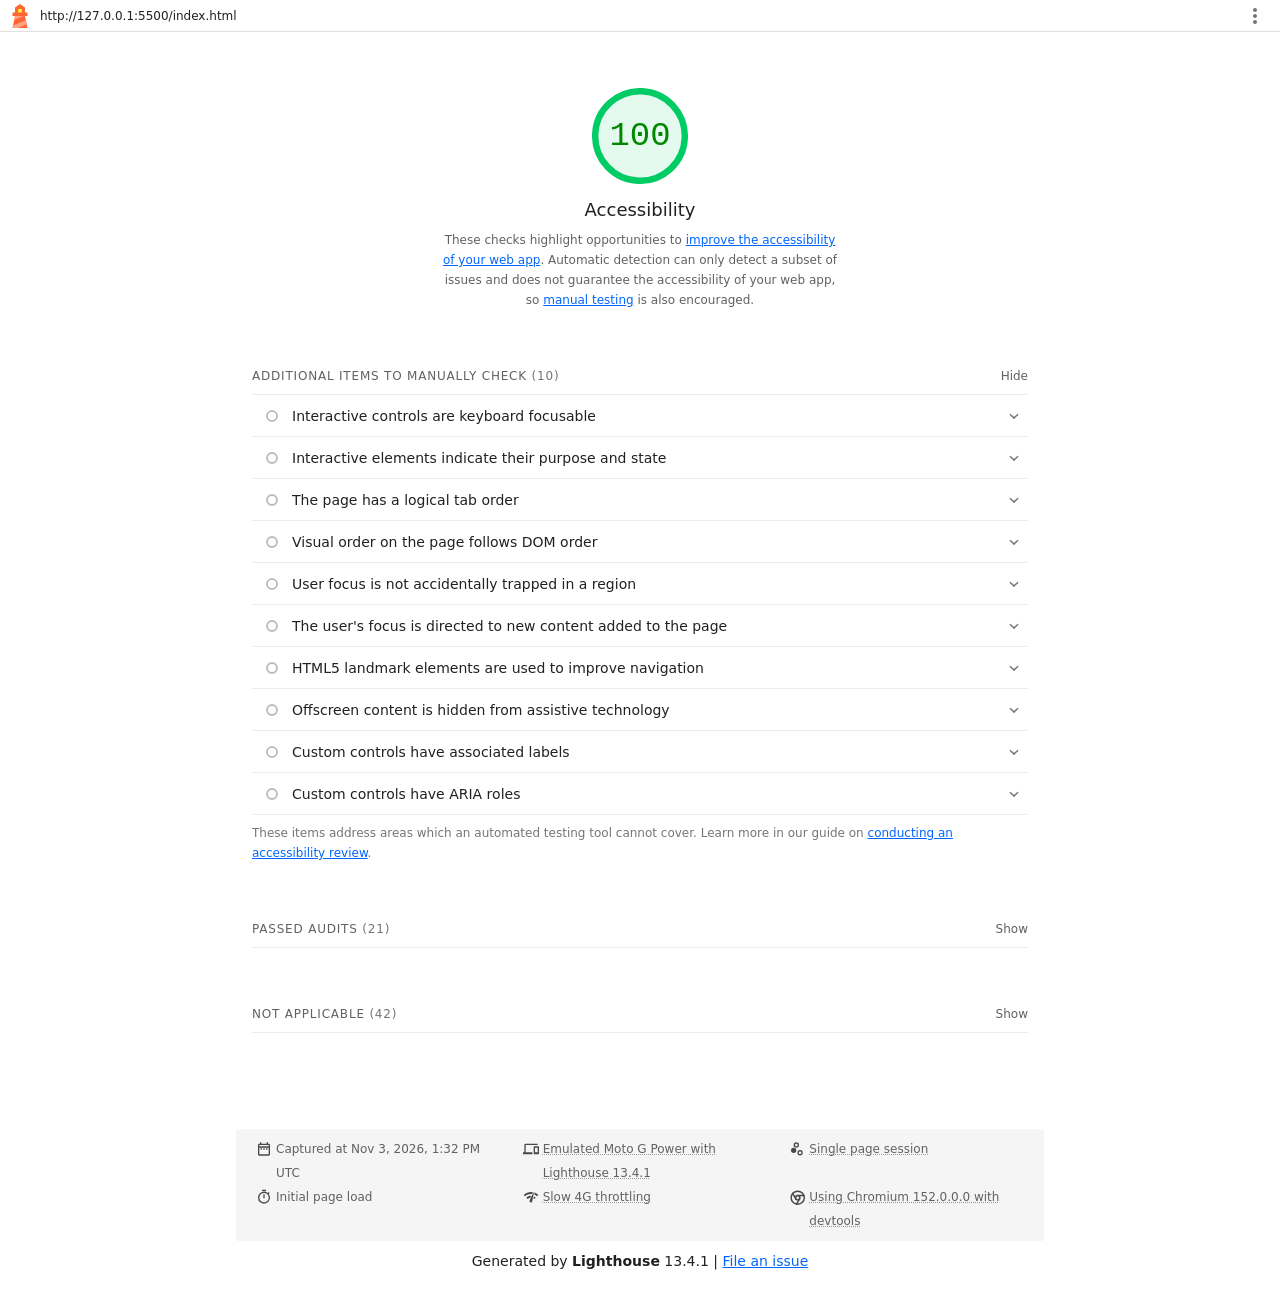
<file: lighthouse/index-accessibility.html>
<!--
@license
Copyright 2018 Google LLC
SPDX-License-Identifier: Apache-2.0
-->
<!doctype html>
<html lang="en">
<head>
  <meta charset="utf-8">
  <meta name="viewport" content="width=device-width, initial-scale=1, minimum-scale=1">
  <link rel="icon" href='data:image/svg+xml;utf8,<svg fill="none" xmlns="http://www.w3.org/2000/svg" viewBox="0 0 48 48"><path d="m14 7 10-7 10 7v10h5v7h-5l5 24H9l5-24H9v-7h5V7Z" fill="%23F63"/><path d="M31.561 24H14l-1.689 8.105L31.561 24ZM18.983 48H9l1.022-4.907L35.723 32.27l1.663 7.98L18.983 48Z" fill="%23FFA385"/><path fill="%23FF3" d="M20.5 10h7v7h-7z"/></svg>'>
  <title>Lighthouse Report</title>
  <style>body {margin: 0}</style>
</head>
<body>
  <noscript>Lighthouse report requires JavaScript. Please enable.</noscript>

  <div id="lh-log"></div>

  <script>window.__LIGHTHOUSE_JSON__ = {"lighthouseVersion":"13.4.1","requestedUrl":"http://127.0.0.1:5500/index.html","mainDocumentUrl":"http://127.0.0.1:5500/index.html","finalDisplayedUrl":"http://127.0.0.1:5500/index.html","finalUrl":"http://127.0.0.1:5500/index.html","fetchTime":"2026-11-03T13:32:32.466Z","gatherMode":"navigation","runWarnings":[],"userAgent":"Mozilla/5.0 (Windows NT 10.0; Win64; x64) AppleWebKit/537.36 (KHTML, like Gecko) Chrome/152.0.0.0 YaBrowser/26.10.0.0 Safari/537.36","environment":{"networkUserAgent":"Mozilla/5.0 (Linux; Android 11; moto g power (2022)) AppleWebKit/537.36 (KHTML, like Gecko) Chrome/152.0.0.0 Mobile Safari/537.36","hostUserAgent":"Mozilla/5.0 (Windows NT 10.0; Win64; x64) AppleWebKit/537.36 (KHTML, like Gecko) Chrome/152.0.0.0 YaBrowser/26.10.0.0 Safari/537.36","benchmarkIndex":1011.5,"credits":{"axe-core":"4.12.1"}},"audits":{"accesskeys":{"id":"accesskeys","title":"`[accesskey]` values are unique","description":"Access keys let users quickly focus a part of the page. For proper navigation, each access key must be unique. [Learn more about access keys](https://dequeuniversity.com/rules/axe/4.12/accesskeys).","score":null,"scoreDisplayMode":"notApplicable"},"aria-allowed-attr":{"id":"aria-allowed-attr","title":"`[aria-*]` attributes match their roles","description":"Each ARIA `role` supports a specific subset of `aria-*` attributes. Mismatching these invalidates the `aria-*` attributes. [Learn how to match ARIA attributes to their roles](https://dequeuniversity.com/rules/axe/4.12/aria-allowed-attr).","score":1,"scoreDisplayMode":"binary","details":{"type":"table","headings":[{"key":"node","valueType":"node","subItemsHeading":{"key":"relatedNode","valueType":"node"},"label":"Failing Elements"}],"items":[]}},"aria-allowed-role":{"id":"aria-allowed-role","title":"Uses ARIA roles only on compatible elements","description":"Many HTML elements can only be assigned certain ARIA roles. Using ARIA roles where they are not allowed can interfere with the accessibility of the web page. [Learn more about ARIA roles](https://dequeuniversity.com/rules/axe/4.12/aria-allowed-role).","score":null,"scoreDisplayMode":"notApplicable"},"aria-command-name":{"id":"aria-command-name","title":"`button`, `link`, and `menuitem` elements have accessible names","description":"When an element doesn't have an accessible name, screen readers announce it with a generic name, making it unusable for users who rely on screen readers. [Learn how to make command elements more accessible](https://dequeuniversity.com/rules/axe/4.12/aria-command-name).","score":null,"scoreDisplayMode":"notApplicable"},"aria-conditional-attr":{"id":"aria-conditional-attr","title":"ARIA attributes are used as specified for the element's role","description":"Some ARIA attributes are only allowed on an element under certain conditions. [Learn more about conditional ARIA attributes](https://dequeuniversity.com/rules/axe/4.12/aria-conditional-attr).","score":1,"scoreDisplayMode":"binary","details":{"type":"table","headings":[{"key":"node","valueType":"node","subItemsHeading":{"key":"relatedNode","valueType":"node"},"label":"Failing Elements"}],"items":[]}},"aria-deprecated-role":{"id":"aria-deprecated-role","title":"Deprecated ARIA roles were not used","description":"Deprecated ARIA roles may not be processed correctly by assistive technology. [Learn more about deprecated ARIA roles](https://dequeuniversity.com/rules/axe/4.12/aria-deprecated-role).","score":null,"scoreDisplayMode":"notApplicable"},"aria-dialog-name":{"id":"aria-dialog-name","title":"Elements with `role=\"dialog\"` or `role=\"alertdialog\"` have accessible names.","description":"ARIA dialog elements without accessible names may prevent screen readers users from discerning the purpose of these elements. [Learn how to make ARIA dialog elements more accessible](https://dequeuniversity.com/rules/axe/4.12/aria-dialog-name).","score":null,"scoreDisplayMode":"notApplicable"},"aria-hidden-body":{"id":"aria-hidden-body","title":"`[aria-hidden=\"true\"]` is not present on the document `\u003cbody>`","description":"Assistive technologies, like screen readers, work inconsistently when `aria-hidden=\"true\"` is set on the document `\u003cbody>`. [Learn how `aria-hidden` affects the document body](https://dequeuniversity.com/rules/axe/4.12/aria-hidden-body).","score":1,"scoreDisplayMode":"binary","details":{"type":"table","headings":[{"key":"node","valueType":"node","subItemsHeading":{"key":"relatedNode","valueType":"node"},"label":"Failing Elements"}],"items":[]}},"aria-hidden-focus":{"id":"aria-hidden-focus","title":"`[aria-hidden=\"true\"]` elements do not contain focusable descendents","description":"Focusable descendents within an `[aria-hidden=\"true\"]` element prevent those interactive elements from being available to users of assistive technologies like screen readers. [Learn how `aria-hidden` affects focusable elements](https://dequeuniversity.com/rules/axe/4.12/aria-hidden-focus).","score":null,"scoreDisplayMode":"notApplicable"},"aria-input-field-name":{"id":"aria-input-field-name","title":"ARIA input fields have accessible names","description":"When an input field doesn't have an accessible name, screen readers announce it with a generic name, making it unusable for users who rely on screen readers. [Learn more about input field labels](https://dequeuniversity.com/rules/axe/4.12/aria-input-field-name).","score":null,"scoreDisplayMode":"notApplicable"},"aria-meter-name":{"id":"aria-meter-name","title":"ARIA `meter` elements have accessible names","description":"When a meter element doesn't have an accessible name, screen readers announce it with a generic name, making it unusable for users who rely on screen readers. [Learn how to name `meter` elements](https://dequeuniversity.com/rules/axe/4.12/aria-meter-name).","score":null,"scoreDisplayMode":"notApplicable"},"aria-progressbar-name":{"id":"aria-progressbar-name","title":"ARIA `progressbar` elements have accessible names","description":"When a `progressbar` element doesn't have an accessible name, screen readers announce it with a generic name, making it unusable for users who rely on screen readers. [Learn how to label `progressbar` elements](https://dequeuniversity.com/rules/axe/4.12/aria-progressbar-name).","score":null,"scoreDisplayMode":"notApplicable"},"aria-prohibited-attr":{"id":"aria-prohibited-attr","title":"Elements use only permitted ARIA attributes","description":"Using ARIA attributes in roles where they are prohibited can mean that important information is not communicated to users of assistive technologies. [Learn more about prohibited ARIA roles](https://dequeuniversity.com/rules/axe/4.12/aria-prohibited-attr).","score":1,"scoreDisplayMode":"binary","details":{"type":"table","headings":[{"key":"node","valueType":"node","subItemsHeading":{"key":"relatedNode","valueType":"node"},"label":"Failing Elements"}],"items":[]}},"aria-required-attr":{"id":"aria-required-attr","title":"`[role]`s have all required `[aria-*]` attributes","description":"Some ARIA roles have required attributes that describe the state of the element to screen readers. [Learn more about roles and required attributes](https://dequeuniversity.com/rules/axe/4.12/aria-required-attr).","score":null,"scoreDisplayMode":"notApplicable"},"aria-required-children":{"id":"aria-required-children","title":"Elements with an ARIA `[role]` that require children to contain a specific `[role]` have all required children.","description":"Some ARIA parent roles must contain specific child roles to perform their intended accessibility functions. [Learn more about roles and required children elements](https://dequeuniversity.com/rules/axe/4.12/aria-required-children).","score":null,"scoreDisplayMode":"notApplicable"},"aria-required-parent":{"id":"aria-required-parent","title":"`[role]`s are contained by their required parent element","description":"Some ARIA child roles must be contained by specific parent roles to properly perform their intended accessibility functions. [Learn more about ARIA roles and required parent element](https://dequeuniversity.com/rules/axe/4.12/aria-required-parent).","score":null,"scoreDisplayMode":"notApplicable"},"aria-roles":{"id":"aria-roles","title":"`[role]` values are valid","description":"ARIA roles must have valid values in order to perform their intended accessibility functions. [Learn more about valid ARIA roles](https://dequeuniversity.com/rules/axe/4.12/aria-roles).","score":null,"scoreDisplayMode":"notApplicable"},"aria-text":{"id":"aria-text","title":"Elements with the `role=text` attribute do not have focusable descendents.","description":"Adding `role=text` around a text node split by markup enables VoiceOver to treat it as one phrase, but the element's focusable descendents will not be announced. [Learn more about the `role=text` attribute](https://dequeuniversity.com/rules/axe/4.12/aria-text).","score":null,"scoreDisplayMode":"notApplicable"},"aria-toggle-field-name":{"id":"aria-toggle-field-name","title":"ARIA toggle fields have accessible names","description":"When a toggle field doesn't have an accessible name, screen readers announce it with a generic name, making it unusable for users who rely on screen readers. [Learn more about toggle fields](https://dequeuniversity.com/rules/axe/4.12/aria-toggle-field-name).","score":null,"scoreDisplayMode":"notApplicable"},"aria-tooltip-name":{"id":"aria-tooltip-name","title":"ARIA `tooltip` elements have accessible names","description":"When a tooltip element doesn't have an accessible name, screen readers announce it with a generic name, making it unusable for users who rely on screen readers. [Learn how to name `tooltip` elements](https://dequeuniversity.com/rules/axe/4.12/aria-tooltip-name).","score":null,"scoreDisplayMode":"notApplicable"},"aria-treeitem-name":{"id":"aria-treeitem-name","title":"ARIA `treeitem` elements have accessible names","description":"When a `treeitem` element doesn't have an accessible name, screen readers announce it with a generic name, making it unusable for users who rely on screen readers. [Learn more about labeling `treeitem` elements](https://dequeuniversity.com/rules/axe/4.12/aria-treeitem-name).","score":null,"scoreDisplayMode":"notApplicable"},"aria-valid-attr-value":{"id":"aria-valid-attr-value","title":"`[aria-*]` attributes have valid values","description":"Assistive technologies, like screen readers, can't interpret ARIA attributes with invalid values. [Learn more about valid values for ARIA attributes](https://dequeuniversity.com/rules/axe/4.12/aria-valid-attr-value).","score":1,"scoreDisplayMode":"binary","details":{"type":"table","headings":[{"key":"node","valueType":"node","subItemsHeading":{"key":"relatedNode","valueType":"node"},"label":"Failing Elements"}],"items":[]}},"aria-valid-attr":{"id":"aria-valid-attr","title":"`[aria-*]` attributes are valid and not misspelled","description":"Assistive technologies, like screen readers, can't interpret ARIA attributes with invalid names. [Learn more about valid ARIA attributes](https://dequeuniversity.com/rules/axe/4.12/aria-valid-attr).","score":1,"scoreDisplayMode":"binary","details":{"type":"table","headings":[{"key":"node","valueType":"node","subItemsHeading":{"key":"relatedNode","valueType":"node"},"label":"Failing Elements"}],"items":[]}},"button-name":{"id":"button-name","title":"Buttons have an accessible name","description":"When a button doesn't have an accessible name, screen readers announce it as \"button\", making it unusable for users who rely on screen readers. [Learn how to make buttons more accessible](https://dequeuniversity.com/rules/axe/4.12/button-name).","score":1,"scoreDisplayMode":"binary","details":{"type":"table","headings":[{"key":"node","valueType":"node","subItemsHeading":{"key":"relatedNode","valueType":"node"},"label":"Failing Elements"}],"items":[]}},"bypass":{"id":"bypass","title":"The page contains a heading, skip link, or landmark region","description":"Adding ways to bypass repetitive content lets keyboard users navigate the page more efficiently. [Learn more about bypass blocks](https://dequeuniversity.com/rules/axe/4.12/bypass).","score":null,"scoreDisplayMode":"notApplicable"},"color-contrast":{"id":"color-contrast","title":"Background and foreground colors have a sufficient contrast ratio","description":"Low-contrast text is difficult or impossible for many users to read. [Learn how to provide sufficient color contrast](https://dequeuniversity.com/rules/axe/4.12/color-contrast).","score":1,"scoreDisplayMode":"binary","details":{"type":"table","headings":[{"key":"node","valueType":"node","subItemsHeading":{"key":"relatedNode","valueType":"node"},"label":"Failing Elements"}],"items":[]}},"definition-list":{"id":"definition-list","title":"`\u003cdl>`'s contain only properly-ordered `\u003cdt>` and `\u003cdd>` groups, `\u003cscript>`, `\u003ctemplate>` or `\u003cdiv>` elements.","description":"When definition lists are not properly marked up, screen readers may produce confusing or inaccurate output. [Learn how to structure definition lists correctly](https://dequeuniversity.com/rules/axe/4.12/definition-list).","score":null,"scoreDisplayMode":"notApplicable"},"dlitem":{"id":"dlitem","title":"Definition list items are wrapped in `\u003cdl>` elements","description":"Definition list items (`\u003cdt>` and `\u003cdd>`) must be wrapped in a parent `\u003cdl>` element to ensure that screen readers can properly announce them. [Learn how to structure definition lists correctly](https://dequeuniversity.com/rules/axe/4.12/dlitem).","score":null,"scoreDisplayMode":"notApplicable"},"document-title":{"id":"document-title","title":"Document has a `\u003ctitle>` element","description":"The title gives screen reader users an overview of the page, and search engine users rely on it heavily to determine if a page is relevant to their search. [Learn more about document titles](https://dequeuniversity.com/rules/axe/4.12/document-title).","score":1,"scoreDisplayMode":"binary","details":{"type":"table","headings":[{"key":"node","valueType":"node","subItemsHeading":{"key":"relatedNode","valueType":"node"},"label":"Failing Elements"}],"items":[]}},"duplicate-id-aria":{"id":"duplicate-id-aria","title":"ARIA IDs are unique","description":"The value of an ARIA ID must be unique to prevent other instances from being overlooked by assistive technologies. [Learn how to fix duplicate ARIA IDs](https://dequeuniversity.com/rules/axe/4.12/duplicate-id-aria).","score":null,"scoreDisplayMode":"notApplicable"},"empty-heading":{"id":"empty-heading","title":"All heading elements contain content.","description":"A heading with no content or inaccessible text prevent screen reader users from accessing information on the page's structure. [Learn more about headings](https://dequeuniversity.com/rules/axe/4.12/empty-heading).","score":null,"scoreDisplayMode":"notApplicable"},"form-field-multiple-labels":{"id":"form-field-multiple-labels","title":"No form fields have multiple labels","description":"Form fields with multiple labels can be confusingly announced by assistive technologies like screen readers which use either the first, the last, or all of the labels. [Learn how to use form labels](https://dequeuniversity.com/rules/axe/4.12/form-field-multiple-labels).","score":null,"scoreDisplayMode":"notApplicable"},"frame-title":{"id":"frame-title","title":"`\u003cframe>` or `\u003ciframe>` elements have a title","description":"Screen reader users rely on frame titles to describe the contents of frames. [Learn more about frame titles](https://dequeuniversity.com/rules/axe/4.12/frame-title).","score":null,"scoreDisplayMode":"notApplicable"},"heading-order":{"id":"heading-order","title":"Heading elements appear in a sequentially-descending order","description":"Properly ordered headings that do not skip levels convey the semantic structure of the page, making it easier to navigate and understand when using assistive technologies. [Learn more about heading order](https://dequeuniversity.com/rules/axe/4.12/heading-order).","score":1,"scoreDisplayMode":"binary","details":{"type":"table","headings":[{"key":"node","valueType":"node","subItemsHeading":{"key":"relatedNode","valueType":"node"},"label":"Failing Elements"}],"items":[]}},"html-has-lang":{"id":"html-has-lang","title":"`\u003chtml>` element has a `[lang]` attribute","description":"If a page doesn't specify a `lang` attribute, a screen reader assumes that the page is in the default language that the user chose when setting up the screen reader. If the page isn't actually in the default language, then the screen reader might not announce the page's text correctly. [Learn more about the `lang` attribute](https://dequeuniversity.com/rules/axe/4.12/html-has-lang).","score":1,"scoreDisplayMode":"binary","details":{"type":"table","headings":[{"key":"node","valueType":"node","subItemsHeading":{"key":"relatedNode","valueType":"node"},"label":"Failing Elements"}],"items":[]}},"html-lang-valid":{"id":"html-lang-valid","title":"`\u003chtml>` element has a valid value for its `[lang]` attribute","description":"Specifying a valid [BCP 47 language](https://www.w3.org/International/questions/qa-choosing-language-tags#question) helps screen readers announce text properly. [Learn how to use the `lang` attribute](https://dequeuniversity.com/rules/axe/4.12/html-lang-valid).","score":1,"scoreDisplayMode":"binary","details":{"type":"table","headings":[{"key":"node","valueType":"node","subItemsHeading":{"key":"relatedNode","valueType":"node"},"label":"Failing Elements"}],"items":[]}},"html-xml-lang-mismatch":{"id":"html-xml-lang-mismatch","title":"`\u003chtml>` element has an `[xml:lang]` attribute with the same base language as the `[lang]` attribute.","description":"If the webpage does not specify a consistent language, then the screen reader might not announce the page's text correctly. [Learn more about the `lang` attribute](https://dequeuniversity.com/rules/axe/4.12/html-xml-lang-mismatch).","score":null,"scoreDisplayMode":"notApplicable"},"identical-links-same-purpose":{"id":"identical-links-same-purpose","title":"Identical links have the same purpose.","description":"Links with the same destination should have the same description, to help users understand the link's purpose and decide whether to follow it. [Learn more about identical links](https://dequeuniversity.com/rules/axe/4.12/identical-links-same-purpose).","score":null,"scoreDisplayMode":"notApplicable"},"image-alt":{"id":"image-alt","title":"Image elements have `[alt]` attributes","description":"Informative elements should aim for short, descriptive alternate text. Decorative elements can be ignored with an empty alt attribute. [Learn more about the `alt` attribute](https://dequeuniversity.com/rules/axe/4.12/image-alt).","score":1,"scoreDisplayMode":"binary","details":{"type":"table","headings":[{"key":"node","valueType":"node","subItemsHeading":{"key":"relatedNode","valueType":"node"},"label":"Failing Elements"}],"items":[]}},"image-redundant-alt":{"id":"image-redundant-alt","title":"Image elements do not have `[alt]` attributes that are redundant text.","description":"Informative elements should aim for short, descriptive alternative text. Alternative text that is exactly the same as the text adjacent to the link or image is potentially confusing for screen reader users, because the text will be read twice. [Learn more about the `alt` attribute](https://dequeuniversity.com/rules/axe/4.12/image-redundant-alt).","score":null,"scoreDisplayMode":"notApplicable"},"input-button-name":{"id":"input-button-name","title":"Input buttons have discernible text.","description":"Adding discernable and accessible text to input buttons may help screen reader users understand the purpose of the input button. [Learn more about input buttons](https://dequeuniversity.com/rules/axe/4.12/input-button-name).","score":null,"scoreDisplayMode":"notApplicable"},"input-image-alt":{"id":"input-image-alt","title":"`\u003cinput type=\"image\">` elements have `[alt]` text","description":"When an image is being used as an `\u003cinput>` button, providing alternative text can help screen reader users understand the purpose of the button. [Learn about input image alt text](https://dequeuniversity.com/rules/axe/4.12/input-image-alt).","score":null,"scoreDisplayMode":"notApplicable"},"label-content-name-mismatch":{"id":"label-content-name-mismatch","title":"Elements with visible text labels have matching accessible names.","description":"Visible text labels that do not match the accessible name can result in a confusing experience for screen reader users. [Learn more about accessible names](https://dequeuniversity.com/rules/axe/4.12/label-content-name-mismatch).","score":1,"scoreDisplayMode":"binary","details":{"type":"table","headings":[{"key":"node","valueType":"node","subItemsHeading":{"key":"relatedNode","valueType":"node"},"label":"Failing Elements"}],"items":[]}},"label":{"id":"label","title":"Form elements have associated labels","description":"Labels ensure that form controls are announced properly by assistive technologies, like screen readers. [Learn more about form element labels](https://dequeuniversity.com/rules/axe/4.12/label).","score":null,"scoreDisplayMode":"notApplicable"},"landmark-one-main":{"id":"landmark-one-main","title":"Document has a main landmark.","description":"One main landmark helps screen reader users navigate a web page. [Learn more about landmarks](https://dequeuniversity.com/rules/axe/4.12/landmark-one-main).","score":1,"scoreDisplayMode":"binary","details":{"type":"table","headings":[{"key":"node","valueType":"node","subItemsHeading":{"key":"relatedNode","valueType":"node"},"label":"Failing Elements"}],"items":[]}},"link-name":{"id":"link-name","title":"Links have a discernible name","description":"Link text (and alternate text for images, when used as links) that is discernible, unique, and focusable improves the navigation experience for screen reader users. [Learn how to make links accessible](https://dequeuniversity.com/rules/axe/4.12/link-name).","score":1,"scoreDisplayMode":"binary","details":{"type":"table","headings":[{"key":"node","valueType":"node","subItemsHeading":{"key":"relatedNode","valueType":"node"},"label":"Failing Elements"}],"items":[]}},"link-in-text-block":{"id":"link-in-text-block","title":"Links are distinguishable without relying on color.","description":"Low-contrast text is difficult or impossible for many users to read. Link text that is discernible improves the experience for users with low vision. [Learn how to make links distinguishable](https://dequeuniversity.com/rules/axe/4.12/link-in-text-block).","score":null,"scoreDisplayMode":"notApplicable"},"list":{"id":"list","title":"Lists contain only `\u003cli>` elements and script supporting elements (`\u003cscript>` and `\u003ctemplate>`).","description":"Screen readers have a specific way of announcing lists. Ensuring proper list structure aids screen reader output. [Learn more about proper list structure](https://dequeuniversity.com/rules/axe/4.12/list).","score":1,"scoreDisplayMode":"binary","details":{"type":"table","headings":[{"key":"node","valueType":"node","subItemsHeading":{"key":"relatedNode","valueType":"node"},"label":"Failing Elements"}],"items":[]}},"listitem":{"id":"listitem","title":"List items (`\u003cli>`) are contained within `\u003cul>`, `\u003col>` or `\u003cmenu>` parent elements","description":"Screen readers require list items (`\u003cli>`) to be contained within a parent `\u003cul>`, `\u003col>` or `\u003cmenu>` to be announced properly. [Learn more about proper list structure](https://dequeuniversity.com/rules/axe/4.12/listitem).","score":1,"scoreDisplayMode":"binary","details":{"type":"table","headings":[{"key":"node","valueType":"node","subItemsHeading":{"key":"relatedNode","valueType":"node"},"label":"Failing Elements"}],"items":[]}},"meta-refresh":{"id":"meta-refresh","title":"The document does not use `\u003cmeta http-equiv=\"refresh\">`","description":"Users do not expect a page to refresh automatically, and doing so will move focus back to the top of the page. This may create a frustrating or confusing experience. [Learn more about the refresh meta tag](https://dequeuniversity.com/rules/axe/4.12/meta-refresh).","score":null,"scoreDisplayMode":"notApplicable"},"meta-viewport":{"id":"meta-viewport","title":"`[user-scalable=\"no\"]` is not used in the `\u003cmeta name=\"viewport\">` element and the `[maximum-scale]` attribute is not less than 5.","description":"Disabling zooming is problematic for users with low vision who rely on screen magnification to properly see the contents of a web page. [Learn more about the viewport meta tag](https://dequeuniversity.com/rules/axe/4.12/meta-viewport).","score":1,"scoreDisplayMode":"binary","details":{"type":"table","headings":[{"key":"node","valueType":"node","subItemsHeading":{"key":"relatedNode","valueType":"node"},"label":"Failing Elements"}],"items":[]}},"object-alt":{"id":"object-alt","title":"`\u003cobject>` elements have alternate text","description":"Screen readers cannot translate non-text content. Adding alternate text to `\u003cobject>` elements helps screen readers convey meaning to users. [Learn more about alt text for `object` elements](https://dequeuniversity.com/rules/axe/4.12/object-alt).","score":null,"scoreDisplayMode":"notApplicable"},"select-name":{"id":"select-name","title":"Select elements have associated label elements.","description":"Form elements without effective labels can create frustrating experiences for screen reader users. [Learn more about the `select` element](https://dequeuniversity.com/rules/axe/4.12/select-name).","score":null,"scoreDisplayMode":"notApplicable"},"skip-link":{"id":"skip-link","title":"Skip links are focusable.","description":"Including a skip link can help users skip to the main content to save time. [Learn more about skip links](https://dequeuniversity.com/rules/axe/4.12/skip-link).","score":1,"scoreDisplayMode":"binary","details":{"type":"table","headings":[{"key":"node","valueType":"node","subItemsHeading":{"key":"relatedNode","valueType":"node"},"label":"Failing Elements"}],"items":[]}},"tabindex":{"id":"tabindex","title":"No element has a `[tabindex]` value greater than 0","description":"A value greater than 0 implies an explicit navigation ordering. Although technically valid, this often creates frustrating experiences for users who rely on assistive technologies. [Learn more about the `tabindex` attribute](https://dequeuniversity.com/rules/axe/4.12/tabindex).","score":1,"scoreDisplayMode":"binary","details":{"type":"table","headings":[{"key":"node","valueType":"node","subItemsHeading":{"key":"relatedNode","valueType":"node"},"label":"Failing Elements"}],"items":[]}},"table-duplicate-name":{"id":"table-duplicate-name","title":"Tables have different content in the summary attribute and `\u003ccaption>`.","description":"The summary attribute should describe the table structure, while `\u003ccaption>` should have the onscreen title. Accurate table mark-up helps users of screen readers. [Learn more about summary and caption](https://dequeuniversity.com/rules/axe/4.12/table-duplicate-name).","score":null,"scoreDisplayMode":"notApplicable"},"table-fake-caption":{"id":"table-fake-caption","title":"Tables use `\u003ccaption>` instead of cells with the `[colspan]` attribute to indicate a caption.","description":"Screen readers have features to make navigating tables easier. Ensuring that tables use the actual caption element instead of cells with the `[colspan]` attribute may improve the experience for screen reader users. [Learn more about captions](https://dequeuniversity.com/rules/axe/4.12/table-fake-caption).","score":null,"scoreDisplayMode":"notApplicable"},"target-size":{"id":"target-size","title":"Touch targets have sufficient size and spacing.","description":"Touch targets with sufficient size and spacing help users who may have difficulty targeting small controls to activate the targets. [Learn more about touch targets](https://dequeuniversity.com/rules/axe/4.12/target-size).","score":1,"scoreDisplayMode":"binary","details":{"type":"table","headings":[{"key":"node","valueType":"node","subItemsHeading":{"key":"relatedNode","valueType":"node"},"label":"Failing Elements"}],"items":[]}},"td-has-header":{"id":"td-has-header","title":"`\u003ctd>` elements in a large `\u003ctable>` have one or more table headers.","description":"Screen readers have features to make navigating tables easier. Ensuring that `\u003ctd>` elements in a large table (3 or more cells in width and height) have an associated table header may improve the experience for screen reader users. [Learn more about table headers](https://dequeuniversity.com/rules/axe/4.12/td-has-header).","score":null,"scoreDisplayMode":"notApplicable"},"td-headers-attr":{"id":"td-headers-attr","title":"Cells in a `\u003ctable>` element that use the `[headers]` attribute refer to table cells within the same table.","description":"Screen readers have features to make navigating tables easier. Ensuring `\u003ctd>` cells using the `[headers]` attribute only refer to other cells in the same table may improve the experience for screen reader users. [Learn more about the `headers` attribute](https://dequeuniversity.com/rules/axe/4.12/td-headers-attr).","score":null,"scoreDisplayMode":"notApplicable"},"th-has-data-cells":{"id":"th-has-data-cells","title":"`\u003cth>` elements and elements with `[role=\"columnheader\"/\"rowheader\"]` have data cells they describe.","description":"Screen readers have features to make navigating tables easier. Ensuring table headers always refer to some set of cells may improve the experience for screen reader users. [Learn more about table headers](https://dequeuniversity.com/rules/axe/4.12/th-has-data-cells).","score":null,"scoreDisplayMode":"notApplicable"},"valid-lang":{"id":"valid-lang","title":"`[lang]` attributes have a valid value","description":"Specifying a valid [BCP 47 language](https://www.w3.org/International/questions/qa-choosing-language-tags#question) on elements helps ensure that text is pronounced correctly by a screen reader. [Learn how to use the `lang` attribute](https://dequeuniversity.com/rules/axe/4.12/valid-lang).","score":null,"scoreDisplayMode":"notApplicable"},"video-caption":{"id":"video-caption","title":"`\u003cvideo>` elements contain a `\u003ctrack>` element with `[kind=\"captions\"]`","description":"When a video provides a caption it is easier for deaf and hearing impaired users to access its information. [Learn more about video captions](https://dequeuniversity.com/rules/axe/4.12/video-caption).","score":null,"scoreDisplayMode":"notApplicable"},"custom-controls-labels":{"id":"custom-controls-labels","title":"Custom controls have associated labels","description":"Custom interactive controls have associated labels, provided by aria-label or aria-labelledby. [Learn more about custom controls and labels](https://developer.chrome.com/docs/lighthouse/accessibility/custom-controls-labels/).","score":null,"scoreDisplayMode":"manual"},"custom-controls-roles":{"id":"custom-controls-roles","title":"Custom controls have ARIA roles","description":"Custom interactive controls have appropriate ARIA roles. [Learn how to add roles to custom controls](https://developer.chrome.com/docs/lighthouse/accessibility/custom-control-roles/).","score":null,"scoreDisplayMode":"manual"},"focus-traps":{"id":"focus-traps","title":"User focus is not accidentally trapped in a region","description":"A user can tab into and out of any control or region without accidentally trapping their focus. [Learn how to avoid focus traps](https://developer.chrome.com/docs/lighthouse/accessibility/focus-traps/).","score":null,"scoreDisplayMode":"manual"},"focusable-controls":{"id":"focusable-controls","title":"Interactive controls are keyboard focusable","description":"Custom interactive controls are keyboard focusable and display a focus indicator. [Learn how to make custom controls focusable](https://developer.chrome.com/docs/lighthouse/accessibility/focusable-controls/).","score":null,"scoreDisplayMode":"manual"},"interactive-element-affordance":{"id":"interactive-element-affordance","title":"Interactive elements indicate their purpose and state","description":"Interactive elements, such as links and buttons, should indicate their state and be distinguishable from non-interactive elements. [Learn how to decorate interactive elements with affordance hints](https://developer.chrome.com/docs/lighthouse/accessibility/interactive-element-affordance/).","score":null,"scoreDisplayMode":"manual"},"logical-tab-order":{"id":"logical-tab-order","title":"The page has a logical tab order","description":"Tabbing through the page follows the visual layout. Users cannot focus elements that are offscreen. [Learn more about logical tab ordering](https://developer.chrome.com/docs/lighthouse/accessibility/logical-tab-order/).","score":null,"scoreDisplayMode":"manual"},"managed-focus":{"id":"managed-focus","title":"The user's focus is directed to new content added to the page","description":"If new content, such as a dialog, is added to the page, the user's focus is directed to it. [Learn how to direct focus to new content](https://developer.chrome.com/docs/lighthouse/accessibility/managed-focus/).","score":null,"scoreDisplayMode":"manual"},"offscreen-content-hidden":{"id":"offscreen-content-hidden","title":"Offscreen content is hidden from assistive technology","description":"Offscreen content is hidden with display: none or aria-hidden=true. [Learn how to properly hide offscreen content](https://developer.chrome.com/docs/lighthouse/accessibility/offscreen-content-hidden/).","score":null,"scoreDisplayMode":"manual"},"use-landmarks":{"id":"use-landmarks","title":"HTML5 landmark elements are used to improve navigation","description":"Landmark elements (`\u003cmain>`, `\u003cnav>`, etc.) are used to improve the keyboard navigation of the page for assistive technology. [Learn more about landmark elements](https://developer.chrome.com/docs/lighthouse/accessibility/use-landmarks/).","score":null,"scoreDisplayMode":"manual"},"visual-order-follows-dom":{"id":"visual-order-follows-dom","title":"Visual order on the page follows DOM order","description":"DOM order matches the visual order, improving navigation for assistive technology. [Learn more about DOM and visual ordering](https://developer.chrome.com/docs/lighthouse/accessibility/visual-order-follows-dom/).","score":null,"scoreDisplayMode":"manual"},"autocomplete-valid":{"id":"autocomplete-valid","title":"`autocomplete` attributes are used correctly","description":"The `autocomplete` attribute values must be valid and correctly applied for screen readers to function correctly. [Learn more about valid autocomplete values](https://dequeuniversity.com/rules/axe/4.12/autocomplete-valid).","score":null,"scoreDisplayMode":"notApplicable"},"presentation-role-conflict":{"id":"presentation-role-conflict","title":"Elements with `role=\"none\"` or `role=\"presentation\"` do not have conflicts","description":"There are certain cases where the semantic role of an element with `role=\"none\"` or `role=\"presentation\"` does not resolve to none or presentation. To ensure the element remains removed from the accessibility tree, you should not add any global ARIA attributes to the element or make it focusable. [Learn more about presentation role conflict](https://dequeuniversity.com/rules/axe/4.12/presentation-role-conflict).","score":null,"scoreDisplayMode":"notApplicable"},"svg-img-alt":{"id":"svg-img-alt","title":"SVG elements with an `img` role have an accessible text alternative","description":"Ensures SVG elements with an `img`, `graphics-document` or `graphics-symbol` role have an accessible text alternative. [Learn more about SVG alt text](https://dequeuniversity.com/rules/axe/4.12/svg-img-alt).","score":null,"scoreDisplayMode":"notApplicable"}},"configSettings":{"output":"json","maxWaitForFcp":30000,"maxWaitForLoad":45000,"pauseAfterFcpMs":1000,"pauseAfterLoadMs":1000,"networkQuietThresholdMs":1000,"cpuQuietThresholdMs":1000,"formFactor":"mobile","throttling":{"rttMs":150,"throughputKbps":1638.4,"requestLatencyMs":562.5,"downloadThroughputKbps":1474.5600000000002,"uploadThroughputKbps":675,"cpuSlowdownMultiplier":4},"throttlingMethod":"simulate","screenEmulation":{"mobile":true,"width":412,"height":823,"deviceScaleFactor":1.75,"disabled":true},"emulatedUserAgent":"Mozilla/5.0 (Linux; Android 11; moto g power (2022)) AppleWebKit/537.36 (KHTML, like Gecko) Chrome/136.0.0.0 Mobile Safari/537.36","auditMode":false,"gatherMode":false,"clearStorageTypes":["file_systems","shader_cache","service_workers","cache_storage"],"disableStorageReset":false,"debugNavigation":false,"channel":"devtools","usePassiveGathering":false,"disableFullPageScreenshot":false,"skipAboutBlank":false,"blankPage":"about:blank","ignoreStatusCode":true,"locale":"en-US","blockedUrlPatterns":null,"additionalTraceCategories":"","extraHeaders":null,"precomputedLanternData":null,"onlyAudits":null,"onlyCategories":["accessibility"],"skipAudits":null},"categories":{"accessibility":{"title":"Accessibility","description":"These checks highlight opportunities to [improve the accessibility of your web app](https://developer.chrome.com/docs/lighthouse/accessibility/). Automatic detection can only detect a subset of issues and does not guarantee the accessibility of your web app, so [manual testing](https://web.dev/articles/how-to-review) is also encouraged.","manualDescription":"These items address areas which an automated testing tool cannot cover. Learn more in our guide on [conducting an accessibility review](https://web.dev/articles/how-to-review).","supportedModes":["navigation","snapshot"],"auditRefs":[{"id":"accesskeys","weight":0,"group":"a11y-navigation"},{"id":"aria-allowed-attr","weight":10,"group":"a11y-aria"},{"id":"aria-command-name","weight":0,"group":"a11y-aria"},{"id":"aria-conditional-attr","weight":7,"group":"a11y-aria"},{"id":"aria-deprecated-role","weight":0,"group":"a11y-aria"},{"id":"aria-dialog-name","weight":0,"group":"a11y-aria"},{"id":"aria-hidden-body","weight":10,"group":"a11y-aria"},{"id":"aria-hidden-focus","weight":0,"group":"a11y-aria"},{"id":"aria-input-field-name","weight":0,"group":"a11y-aria"},{"id":"aria-meter-name","weight":0,"group":"a11y-aria"},{"id":"aria-progressbar-name","weight":0,"group":"a11y-aria"},{"id":"aria-prohibited-attr","weight":7,"group":"a11y-aria"},{"id":"aria-required-attr","weight":0,"group":"a11y-aria"},{"id":"aria-required-children","weight":0,"group":"a11y-aria"},{"id":"aria-required-parent","weight":0,"group":"a11y-aria"},{"id":"aria-roles","weight":0,"group":"a11y-aria"},{"id":"aria-text","weight":0,"group":"a11y-aria"},{"id":"aria-toggle-field-name","weight":0,"group":"a11y-aria"},{"id":"aria-tooltip-name","weight":0,"group":"a11y-aria"},{"id":"aria-treeitem-name","weight":0,"group":"a11y-aria"},{"id":"aria-valid-attr-value","weight":10,"group":"a11y-aria"},{"id":"aria-valid-attr","weight":10,"group":"a11y-aria"},{"id":"button-name","weight":10,"group":"a11y-names-labels"},{"id":"bypass","weight":0,"group":"a11y-navigation"},{"id":"color-contrast","weight":7,"group":"a11y-color-contrast"},{"id":"definition-list","weight":0,"group":"a11y-tables-lists"},{"id":"dlitem","weight":0,"group":"a11y-tables-lists"},{"id":"document-title","weight":7,"group":"a11y-names-labels"},{"id":"duplicate-id-aria","weight":0,"group":"a11y-aria"},{"id":"form-field-multiple-labels","weight":0,"group":"a11y-names-labels"},{"id":"frame-title","weight":0,"group":"a11y-names-labels"},{"id":"heading-order","weight":3,"group":"a11y-navigation"},{"id":"html-has-lang","weight":7,"group":"a11y-language"},{"id":"html-lang-valid","weight":7,"group":"a11y-language"},{"id":"html-xml-lang-mismatch","weight":0,"group":"a11y-language"},{"id":"image-alt","weight":10,"group":"a11y-names-labels"},{"id":"input-button-name","weight":0,"group":"a11y-names-labels"},{"id":"input-image-alt","weight":0,"group":"a11y-names-labels"},{"id":"label","weight":0,"group":"a11y-names-labels"},{"id":"link-in-text-block","weight":0,"group":"a11y-color-contrast"},{"id":"link-name","weight":7,"group":"a11y-names-labels"},{"id":"list","weight":7,"group":"a11y-tables-lists"},{"id":"listitem","weight":7,"group":"a11y-tables-lists"},{"id":"meta-refresh","weight":0,"group":"a11y-best-practices"},{"id":"meta-viewport","weight":10,"group":"a11y-best-practices"},{"id":"object-alt","weight":0,"group":"a11y-names-labels"},{"id":"select-name","weight":0,"group":"a11y-names-labels"},{"id":"skip-link","weight":3,"group":"a11y-names-labels"},{"id":"tabindex","weight":7,"group":"a11y-navigation"},{"id":"target-size","weight":7,"group":"a11y-best-practices"},{"id":"td-headers-attr","weight":0,"group":"a11y-tables-lists"},{"id":"th-has-data-cells","weight":0,"group":"a11y-tables-lists"},{"id":"valid-lang","weight":0,"group":"a11y-language"},{"id":"video-caption","weight":0,"group":"a11y-audio-video"},{"id":"landmark-one-main","weight":3,"group":"a11y-best-practices"},{"id":"autocomplete-valid","weight":0,"group":"a11y-best-practices"},{"id":"presentation-role-conflict","weight":0,"group":"a11y-best-practices"},{"id":"svg-img-alt","weight":0,"group":"a11y-best-practices"},{"id":"focusable-controls","weight":0},{"id":"interactive-element-affordance","weight":0},{"id":"logical-tab-order","weight":0},{"id":"visual-order-follows-dom","weight":0},{"id":"focus-traps","weight":0},{"id":"managed-focus","weight":0},{"id":"use-landmarks","weight":0},{"id":"offscreen-content-hidden","weight":0},{"id":"custom-controls-labels","weight":0},{"id":"custom-controls-roles","weight":0},{"id":"table-duplicate-name","weight":0,"group":"a11y-best-practices"},{"id":"empty-heading","weight":0,"group":"a11y-best-practices"},{"id":"aria-allowed-role","weight":0,"group":"a11y-best-practices"},{"id":"image-redundant-alt","weight":0,"group":"a11y-names-labels"},{"id":"identical-links-same-purpose","weight":0,"group":"a11y-best-practices"},{"id":"label-content-name-mismatch","weight":0,"group":"hidden"},{"id":"table-fake-caption","weight":0,"group":"hidden"},{"id":"td-has-header","weight":0,"group":"hidden"}],"id":"accessibility","score":1}},"categoryGroups":{"metrics":{"title":"Metrics"},"insights":{"title":"Insights","description":"These insights are also available in the Chrome DevTools Performance Panel - [record a trace](https://developer.chrome.com/docs/devtools/performance/reference) to view more detailed information."},"diagnostics":{"title":"Diagnostics","description":"More information about the performance of your application. These numbers don't [directly affect](https://developer.chrome.com/docs/lighthouse/performance/performance-scoring/) the Performance score."},"a11y-best-practices":{"title":"Best practices","description":"These items highlight common accessibility best practices."},"a11y-color-contrast":{"title":"Contrast","description":"These are opportunities to improve the legibility of your content."},"a11y-names-labels":{"title":"Names and labels","description":"These are opportunities to improve the semantics of the controls in your application. This may enhance the experience for users of assistive technology, like a screen reader."},"a11y-navigation":{"title":"Navigation","description":"These are opportunities to improve keyboard navigation in your application."},"a11y-aria":{"title":"ARIA","description":"These are opportunities to improve the usage of ARIA in your application which may enhance the experience for users of assistive technology, like a screen reader."},"a11y-language":{"title":"Internationalization and localization","description":"These are opportunities to improve the interpretation of your content by users in different locales."},"a11y-audio-video":{"title":"Audio and video","description":"These are opportunities to provide alternative content for audio and video. This may improve the experience for users with hearing or vision impairments."},"a11y-tables-lists":{"title":"Tables and lists","description":"These are opportunities to improve the experience of reading tabular or list data using assistive technology, like a screen reader."},"seo-mobile":{"title":"Mobile Friendly","description":"Make sure your pages are mobile friendly so users don’t have to pinch or zoom in order to read the content pages. [Learn how to make pages mobile-friendly](https://developers.google.com/search/mobile-sites/)."},"seo-content":{"title":"Content Best Practices","description":"Format your HTML in a way that enables crawlers to better understand your app’s content."},"seo-crawl":{"title":"Crawling and Indexing","description":"To appear in search results, crawlers need access to your app."},"best-practices-trust-safety":{"title":"Trust and Safety"},"best-practices-ux":{"title":"User Experience"},"best-practices-browser-compat":{"title":"Browser Compatibility"},"best-practices-general":{"title":"General"},"webmcp":{"title":"WebMCP","description":"Audits validating WebMCP integration."},"agent-accessibility":{"title":"Agent Accessibility","description":"These audits highlight best practices for improving the accessibility of the website for AI agents."},"hidden":{"title":""}},"stackPacks":[],"entities":[{"name":"127.0.0.1","origins":["http://127.0.0.1:5500"],"isFirstParty":true,"isUnrecognized":true}],"fullPageScreenshot":{"screenshot":{"data":"[data-uri]","width":412,"height":4082},"nodes":{"1-0-H1":{"id":"","top":201,"bottom":263,"left":32,"right":380,"width":348,"height":62},"1-1-SECTION":{"id":"","top":177,"bottom":474,"left":16,"right":396,"width":380,"height":297},"1-2-A":{"id":"","top":4018,"bottom":4066,"left":348,"right":396,"width":48,"height":48}}},"timing":{"entries":[{"startTime":428.2,"name":"lh:config","duration":361.7,"entryType":"measure"},{"startTime":430.5,"name":"lh:config:resolveArtifactsToDefns","duration":2.4,"entryType":"measure"},{"startTime":790.6,"name":"lh:runner:gather","duration":6527.7,"entryType":"measure"},{"startTime":791.1,"name":"lh:driver:connect","duration":23.7,"entryType":"measure"},{"startTime":815.1,"name":"lh:driver:navigate","duration":149.8,"entryType":"measure"},{"startTime":965.6,"name":"lh:gather:getBenchmarkIndex","duration":1035,"entryType":"measure"},{"startTime":2000.7,"name":"lh:gather:getVersion","duration":2.9,"entryType":"measure"},{"startTime":2003.7,"name":"lh:gather:getDevicePixelRatio","duration":7.5,"entryType":"measure"},{"startTime":2011.9,"name":"lh:prepare:navigationMode","duration":125.8,"entryType":"measure"},{"startTime":2014.2,"name":"lh:gather:getVersion","duration":1.3,"entryType":"measure"},{"startTime":2038.1,"name":"lh:storage:clearDataForOrigin","duration":31.3,"entryType":"measure"},{"startTime":2069.5,"name":"lh:storage:clearBrowserCaches","duration":65.4,"entryType":"measure"},{"startTime":2136.1,"name":"lh:gather:prepareThrottlingAndNetwork","duration":1.6,"entryType":"measure"},{"startTime":2152.1,"name":"lh:driver:navigate","duration":2693.4,"entryType":"measure"},{"startTime":4855,"name":"lh:computed:NetworkRecords","duration":4.6,"entryType":"measure"},{"startTime":4862.3,"name":"lh:gather:getArtifact:DevtoolsLog","duration":0.5,"entryType":"measure"},{"startTime":4862.8,"name":"lh:gather:getArtifact:Accessibility","duration":603.7,"entryType":"measure"},{"startTime":5466.8,"name":"lh:gather:getArtifact:NetworkUserAgent","duration":0.3,"entryType":"measure"},{"startTime":5467.2,"name":"lh:gather:getArtifact:Stacks","duration":23.7,"entryType":"measure"},{"startTime":5467.5,"name":"lh:gather:collectStacks","duration":23.4,"entryType":"measure"},{"startTime":5490.9,"name":"lh:gather:getArtifact:FullPageScreenshot","duration":1824,"entryType":"measure"},{"startTime":7321,"name":"lh:runner:audit","duration":353.5,"entryType":"measure"},{"startTime":7321.4,"name":"lh:runner:auditing","duration":352.5,"entryType":"measure"},{"startTime":7324.1,"name":"lh:audit:accesskeys","duration":2.5,"entryType":"measure"},{"startTime":7326.9,"name":"lh:audit:aria-allowed-attr","duration":4.7,"entryType":"measure"},{"startTime":7331.9,"name":"lh:audit:aria-allowed-role","duration":4.7,"entryType":"measure"},{"startTime":7336.9,"name":"lh:audit:aria-command-name","duration":1.6,"entryType":"measure"},{"startTime":7338.7,"name":"lh:audit:aria-conditional-attr","duration":8.8,"entryType":"measure"},{"startTime":7348.3,"name":"lh:audit:aria-deprecated-role","duration":2.2,"entryType":"measure"},{"startTime":7351,"name":"lh:audit:aria-dialog-name","duration":1.7,"entryType":"measure"},{"startTime":7353,"name":"lh:audit:aria-hidden-body","duration":4.7,"entryType":"measure"},{"startTime":7358,"name":"lh:audit:aria-hidden-focus","duration":2.9,"entryType":"measure"},{"startTime":7361.5,"name":"lh:audit:aria-input-field-name","duration":2.4,"entryType":"measure"},{"startTime":7364.1,"name":"lh:audit:aria-meter-name","duration":1.4,"entryType":"measure"},{"startTime":7365.8,"name":"lh:audit:aria-progressbar-name","duration":1.4,"entryType":"measure"},{"startTime":7367.5,"name":"lh:audit:aria-prohibited-attr","duration":3.8,"entryType":"measure"},{"startTime":7371.5,"name":"lh:audit:aria-required-attr","duration":1.7,"entryType":"measure"},{"startTime":7373.4,"name":"lh:audit:aria-required-children","duration":2.2,"entryType":"measure"},{"startTime":7375.9,"name":"lh:audit:aria-required-parent","duration":2.9,"entryType":"measure"},{"startTime":7379.1,"name":"lh:audit:aria-roles","duration":2.5,"entryType":"measure"},{"startTime":7382,"name":"lh:audit:aria-text","duration":2.2,"entryType":"measure"},{"startTime":7384.5,"name":"lh:audit:aria-toggle-field-name","duration":1.9,"entryType":"measure"},{"startTime":7386.6,"name":"lh:audit:aria-tooltip-name","duration":2.3,"entryType":"measure"},{"startTime":7389.1,"name":"lh:audit:aria-treeitem-name","duration":2.4,"entryType":"measure"},{"startTime":7391.8,"name":"lh:audit:aria-valid-attr-value","duration":7.6,"entryType":"measure"},{"startTime":7399.8,"name":"lh:audit:aria-valid-attr","duration":5.6,"entryType":"measure"},{"startTime":7406.1,"name":"lh:audit:button-name","duration":11.9,"entryType":"measure"},{"startTime":7418.4,"name":"lh:audit:bypass","duration":9.5,"entryType":"measure"},{"startTime":7428.4,"name":"lh:audit:color-contrast","duration":6.5,"entryType":"measure"},{"startTime":7435.8,"name":"lh:audit:definition-list","duration":4.2,"entryType":"measure"},{"startTime":7440.2,"name":"lh:audit:dlitem","duration":5.9,"entryType":"measure"},{"startTime":7446.5,"name":"lh:audit:document-title","duration":5.1,"entryType":"measure"},{"startTime":7452,"name":"lh:audit:duplicate-id-aria","duration":4.9,"entryType":"measure"},{"startTime":7457.2,"name":"lh:audit:empty-heading","duration":5.7,"entryType":"measure"},{"startTime":7463.4,"name":"lh:audit:form-field-multiple-labels","duration":4.7,"entryType":"measure"},{"startTime":7468.7,"name":"lh:audit:frame-title","duration":4.1,"entryType":"measure"},{"startTime":7473.1,"name":"lh:audit:heading-order","duration":7.2,"entryType":"measure"},{"startTime":7480.6,"name":"lh:audit:html-has-lang","duration":6.5,"entryType":"measure"},{"startTime":7487.7,"name":"lh:audit:html-lang-valid","duration":7.9,"entryType":"measure"},{"startTime":7495.9,"name":"lh:audit:html-xml-lang-mismatch","duration":4.5,"entryType":"measure"},{"startTime":7500.7,"name":"lh:audit:identical-links-same-purpose","duration":5.5,"entryType":"measure"},{"startTime":7506.5,"name":"lh:audit:image-alt","duration":27.8,"entryType":"measure"},{"startTime":7534.7,"name":"lh:audit:image-redundant-alt","duration":4.9,"entryType":"measure"},{"startTime":7539.8,"name":"lh:audit:input-button-name","duration":4.4,"entryType":"measure"},{"startTime":7544.7,"name":"lh:audit:input-image-alt","duration":4,"entryType":"measure"},{"startTime":7548.8,"name":"lh:audit:label-content-name-mismatch","duration":4.3,"entryType":"measure"},{"startTime":7553.3,"name":"lh:audit:label","duration":2.6,"entryType":"measure"},{"startTime":7556.2,"name":"lh:audit:landmark-one-main","duration":4.1,"entryType":"measure"},{"startTime":7561.3,"name":"lh:audit:link-name","duration":5.1,"entryType":"measure"},{"startTime":7566.7,"name":"lh:audit:link-in-text-block","duration":2.8,"entryType":"measure"},{"startTime":7569.7,"name":"lh:audit:list","duration":4,"entryType":"measure"},{"startTime":7573.9,"name":"lh:audit:listitem","duration":4.9,"entryType":"measure"},{"startTime":7579.1,"name":"lh:audit:meta-refresh","duration":3,"entryType":"measure"},{"startTime":7582.3,"name":"lh:audit:meta-viewport","duration":4.1,"entryType":"measure"},{"startTime":7586.7,"name":"lh:audit:object-alt","duration":24.7,"entryType":"measure"},{"startTime":7611.7,"name":"lh:audit:select-name","duration":2.8,"entryType":"measure"},{"startTime":7614.7,"name":"lh:audit:skip-link","duration":3.8,"entryType":"measure"},{"startTime":7618.9,"name":"lh:audit:tabindex","duration":6.3,"entryType":"measure"},{"startTime":7625.3,"name":"lh:audit:table-duplicate-name","duration":3.5,"entryType":"measure"},{"startTime":7629.1,"name":"lh:audit:table-fake-caption","duration":3.3,"entryType":"measure"},{"startTime":7632.6,"name":"lh:audit:target-size","duration":3.7,"entryType":"measure"},{"startTime":7636.6,"name":"lh:audit:td-has-header","duration":3.3,"entryType":"measure"},{"startTime":7640.2,"name":"lh:audit:td-headers-attr","duration":5.4,"entryType":"measure"},{"startTime":7646.1,"name":"lh:audit:th-has-data-cells","duration":6.3,"entryType":"measure"},{"startTime":7652.9,"name":"lh:audit:valid-lang","duration":5.1,"entryType":"measure"},{"startTime":7658.4,"name":"lh:audit:video-caption","duration":5.1,"entryType":"measure"},{"startTime":7663.6,"name":"lh:audit:custom-controls-labels","duration":0.1,"entryType":"measure"},{"startTime":7663.8,"name":"lh:audit:custom-controls-roles","duration":0,"entryType":"measure"},{"startTime":7663.8,"name":"lh:audit:focus-traps","duration":0.1,"entryType":"measure"},{"startTime":7663.9,"name":"lh:audit:focusable-controls","duration":0.1,"entryType":"measure"},{"startTime":7664,"name":"lh:audit:interactive-element-affordance","duration":0.1,"entryType":"measure"},{"startTime":7664.2,"name":"lh:audit:logical-tab-order","duration":0.2,"entryType":"measure"},{"startTime":7664.4,"name":"lh:audit:managed-focus","duration":0.1,"entryType":"measure"},{"startTime":7664.5,"name":"lh:audit:offscreen-content-hidden","duration":0.1,"entryType":"measure"},{"startTime":7664.6,"name":"lh:audit:use-landmarks","duration":0.1,"entryType":"measure"},{"startTime":7664.7,"name":"lh:audit:visual-order-follows-dom","duration":0.2,"entryType":"measure"},{"startTime":7665.2,"name":"lh:audit:autocomplete-valid","duration":2.1,"entryType":"measure"},{"startTime":7667.6,"name":"lh:audit:presentation-role-conflict","duration":3,"entryType":"measure"},{"startTime":7670.8,"name":"lh:audit:svg-img-alt","duration":3.1,"entryType":"measure"},{"startTime":7673.9,"name":"lh:runner:generate","duration":0.6,"entryType":"measure"},{"startTime":7674.9,"name":"lh:computed:EntityClassification","duration":1.9,"entryType":"measure"}],"total":6881.2},"i18n":{"rendererFormattedStrings":{},"icuMessagePaths":{"core/audits/accessibility/accesskeys.js | title":["audits.accesskeys.title"],"core/audits/accessibility/accesskeys.js | description":["audits.accesskeys.description"],"core/audits/accessibility/aria-allowed-attr.js | title":["audits[aria-allowed-attr].title"],"core/audits/accessibility/aria-allowed-attr.js | description":["audits[aria-allowed-attr].description"],"core/lib/i18n/i18n.js | columnFailingElem":["audits[aria-allowed-attr].details.headings[0].label","audits[aria-conditional-attr].details.headings[0].label","audits[aria-hidden-body].details.headings[0].label","audits[aria-prohibited-attr].details.headings[0].label","audits[aria-valid-attr-value].details.headings[0].label","audits[aria-valid-attr].details.headings[0].label","audits[button-name].details.headings[0].label","audits[color-contrast].details.headings[0].label","audits[document-title].details.headings[0].label","audits[heading-order].details.headings[0].label","audits[html-has-lang].details.headings[0].label","audits[html-lang-valid].details.headings[0].label","audits[image-alt].details.headings[0].label","audits[label-content-name-mismatch].details.headings[0].label","audits[landmark-one-main].details.headings[0].label","audits[link-name].details.headings[0].label","audits.list.details.headings[0].label","audits.listitem.details.headings[0].label","audits[meta-viewport].details.headings[0].label","audits[skip-link].details.headings[0].label","audits.tabindex.details.headings[0].label","audits[target-size].details.headings[0].label"],"core/audits/accessibility/aria-allowed-role.js | title":["audits[aria-allowed-role].title"],"core/audits/accessibility/aria-allowed-role.js | description":["audits[aria-allowed-role].description"],"core/audits/accessibility/aria-command-name.js | title":["audits[aria-command-name].title"],"core/audits/accessibility/aria-command-name.js | description":["audits[aria-command-name].description"],"core/audits/accessibility/aria-conditional-attr.js | title":["audits[aria-conditional-attr].title"],"core/audits/accessibility/aria-conditional-attr.js | description":["audits[aria-conditional-attr].description"],"core/audits/accessibility/aria-deprecated-role.js | title":["audits[aria-deprecated-role].title"],"core/audits/accessibility/aria-deprecated-role.js | description":["audits[aria-deprecated-role].description"],"core/audits/accessibility/aria-dialog-name.js | title":["audits[aria-dialog-name].title"],"core/audits/accessibility/aria-dialog-name.js | description":["audits[aria-dialog-name].description"],"core/audits/accessibility/aria-hidden-body.js | title":["audits[aria-hidden-body].title"],"core/audits/accessibility/aria-hidden-body.js | description":["audits[aria-hidden-body].description"],"core/audits/accessibility/aria-hidden-focus.js | title":["audits[aria-hidden-focus].title"],"core/audits/accessibility/aria-hidden-focus.js | description":["audits[aria-hidden-focus].description"],"core/audits/accessibility/aria-input-field-name.js | title":["audits[aria-input-field-name].title"],"core/audits/accessibility/aria-input-field-name.js | description":["audits[aria-input-field-name].description"],"core/audits/accessibility/aria-meter-name.js | title":["audits[aria-meter-name].title"],"core/audits/accessibility/aria-meter-name.js | description":["audits[aria-meter-name].description"],"core/audits/accessibility/aria-progressbar-name.js | title":["audits[aria-progressbar-name].title"],"core/audits/accessibility/aria-progressbar-name.js | description":["audits[aria-progressbar-name].description"],"core/audits/accessibility/aria-prohibited-attr.js | title":["audits[aria-prohibited-attr].title"],"core/audits/accessibility/aria-prohibited-attr.js | description":["audits[aria-prohibited-attr].description"],"core/audits/accessibility/aria-required-attr.js | title":["audits[aria-required-attr].title"],"core/audits/accessibility/aria-required-attr.js | description":["audits[aria-required-attr].description"],"core/audits/accessibility/aria-required-children.js | title":["audits[aria-required-children].title"],"core/audits/accessibility/aria-required-children.js | description":["audits[aria-required-children].description"],"core/audits/accessibility/aria-required-parent.js | title":["audits[aria-required-parent].title"],"core/audits/accessibility/aria-required-parent.js | description":["audits[aria-required-parent].description"],"core/audits/accessibility/aria-roles.js | title":["audits[aria-roles].title"],"core/audits/accessibility/aria-roles.js | description":["audits[aria-roles].description"],"core/audits/accessibility/aria-text.js | title":["audits[aria-text].title"],"core/audits/accessibility/aria-text.js | description":["audits[aria-text].description"],"core/audits/accessibility/aria-toggle-field-name.js | title":["audits[aria-toggle-field-name].title"],"core/audits/accessibility/aria-toggle-field-name.js | description":["audits[aria-toggle-field-name].description"],"core/audits/accessibility/aria-tooltip-name.js | title":["audits[aria-tooltip-name].title"],"core/audits/accessibility/aria-tooltip-name.js | description":["audits[aria-tooltip-name].description"],"core/audits/accessibility/aria-treeitem-name.js | title":["audits[aria-treeitem-name].title"],"core/audits/accessibility/aria-treeitem-name.js | description":["audits[aria-treeitem-name].description"],"core/audits/accessibility/aria-valid-attr-value.js | title":["audits[aria-valid-attr-value].title"],"core/audits/accessibility/aria-valid-attr-value.js | description":["audits[aria-valid-attr-value].description"],"core/audits/accessibility/aria-valid-attr.js | title":["audits[aria-valid-attr].title"],"core/audits/accessibility/aria-valid-attr.js | description":["audits[aria-valid-attr].description"],"core/audits/accessibility/button-name.js | title":["audits[button-name].title"],"core/audits/accessibility/button-name.js | description":["audits[button-name].description"],"core/audits/accessibility/bypass.js | title":["audits.bypass.title"],"core/audits/accessibility/bypass.js | description":["audits.bypass.description"],"core/audits/accessibility/color-contrast.js | title":["audits[color-contrast].title"],"core/audits/accessibility/color-contrast.js | description":["audits[color-contrast].description"],"core/audits/accessibility/definition-list.js | title":["audits[definition-list].title"],"core/audits/accessibility/definition-list.js | description":["audits[definition-list].description"],"core/audits/accessibility/dlitem.js | title":["audits.dlitem.title"],"core/audits/accessibility/dlitem.js | description":["audits.dlitem.description"],"core/audits/accessibility/document-title.js | title":["audits[document-title].title"],"core/audits/accessibility/document-title.js | description":["audits[document-title].description"],"core/audits/accessibility/duplicate-id-aria.js | title":["audits[duplicate-id-aria].title"],"core/audits/accessibility/duplicate-id-aria.js | description":["audits[duplicate-id-aria].description"],"core/audits/accessibility/empty-heading.js | title":["audits[empty-heading].title"],"core/audits/accessibility/empty-heading.js | description":["audits[empty-heading].description"],"core/audits/accessibility/form-field-multiple-labels.js | title":["audits[form-field-multiple-labels].title"],"core/audits/accessibility/form-field-multiple-labels.js | description":["audits[form-field-multiple-labels].description"],"core/audits/accessibility/frame-title.js | title":["audits[frame-title].title"],"core/audits/accessibility/frame-title.js | description":["audits[frame-title].description"],"core/audits/accessibility/heading-order.js | title":["audits[heading-order].title"],"core/audits/accessibility/heading-order.js | description":["audits[heading-order].description"],"core/audits/accessibility/html-has-lang.js | title":["audits[html-has-lang].title"],"core/audits/accessibility/html-has-lang.js | description":["audits[html-has-lang].description"],"core/audits/accessibility/html-lang-valid.js | title":["audits[html-lang-valid].title"],"core/audits/accessibility/html-lang-valid.js | description":["audits[html-lang-valid].description"],"core/audits/accessibility/html-xml-lang-mismatch.js | title":["audits[html-xml-lang-mismatch].title"],"core/audits/accessibility/html-xml-lang-mismatch.js | description":["audits[html-xml-lang-mismatch].description"],"core/audits/accessibility/identical-links-same-purpose.js | title":["audits[identical-links-same-purpose].title"],"core/audits/accessibility/identical-links-same-purpose.js | description":["audits[identical-links-same-purpose].description"],"core/audits/accessibility/image-alt.js | title":["audits[image-alt].title"],"core/audits/accessibility/image-alt.js | description":["audits[image-alt].description"],"core/audits/accessibility/image-redundant-alt.js | title":["audits[image-redundant-alt].title"],"core/audits/accessibility/image-redundant-alt.js | description":["audits[image-redundant-alt].description"],"core/audits/accessibility/input-button-name.js | title":["audits[input-button-name].title"],"core/audits/accessibility/input-button-name.js | description":["audits[input-button-name].description"],"core/audits/accessibility/input-image-alt.js | title":["audits[input-image-alt].title"],"core/audits/accessibility/input-image-alt.js | description":["audits[input-image-alt].description"],"core/audits/accessibility/label-content-name-mismatch.js | title":["audits[label-content-name-mismatch].title"],"core/audits/accessibility/label-content-name-mismatch.js | description":["audits[label-content-name-mismatch].description"],"core/audits/accessibility/label.js | title":["audits.label.title"],"core/audits/accessibility/label.js | description":["audits.label.description"],"core/audits/accessibility/landmark-one-main.js | title":["audits[landmark-one-main].title"],"core/audits/accessibility/landmark-one-main.js | description":["audits[landmark-one-main].description"],"core/audits/accessibility/link-name.js | title":["audits[link-name].title"],"core/audits/accessibility/link-name.js | description":["audits[link-name].description"],"core/audits/accessibility/link-in-text-block.js | title":["audits[link-in-text-block].title"],"core/audits/accessibility/link-in-text-block.js | description":["audits[link-in-text-block].description"],"core/audits/accessibility/list.js | title":["audits.list.title"],"core/audits/accessibility/list.js | description":["audits.list.description"],"core/audits/accessibility/listitem.js | title":["audits.listitem.title"],"core/audits/accessibility/listitem.js | description":["audits.listitem.description"],"core/audits/accessibility/meta-refresh.js | title":["audits[meta-refresh].title"],"core/audits/accessibility/meta-refresh.js | description":["audits[meta-refresh].description"],"core/audits/accessibility/meta-viewport.js | title":["audits[meta-viewport].title"],"core/audits/accessibility/meta-viewport.js | description":["audits[meta-viewport].description"],"core/audits/accessibility/object-alt.js | title":["audits[object-alt].title"],"core/audits/accessibility/object-alt.js | description":["audits[object-alt].description"],"core/audits/accessibility/select-name.js | title":["audits[select-name].title"],"core/audits/accessibility/select-name.js | description":["audits[select-name].description"],"core/audits/accessibility/skip-link.js | title":["audits[skip-link].title"],"core/audits/accessibility/skip-link.js | description":["audits[skip-link].description"],"core/audits/accessibility/tabindex.js | title":["audits.tabindex.title"],"core/audits/accessibility/tabindex.js | description":["audits.tabindex.description"],"core/audits/accessibility/table-duplicate-name.js | title":["audits[table-duplicate-name].title"],"core/audits/accessibility/table-duplicate-name.js | description":["audits[table-duplicate-name].description"],"core/audits/accessibility/table-fake-caption.js | title":["audits[table-fake-caption].title"],"core/audits/accessibility/table-fake-caption.js | description":["audits[table-fake-caption].description"],"core/audits/accessibility/target-size.js | title":["audits[target-size].title"],"core/audits/accessibility/target-size.js | description":["audits[target-size].description"],"core/audits/accessibility/td-has-header.js | title":["audits[td-has-header].title"],"core/audits/accessibility/td-has-header.js | description":["audits[td-has-header].description"],"core/audits/accessibility/td-headers-attr.js | title":["audits[td-headers-attr].title"],"core/audits/accessibility/td-headers-attr.js | description":["audits[td-headers-attr].description"],"core/audits/accessibility/th-has-data-cells.js | title":["audits[th-has-data-cells].title"],"core/audits/accessibility/th-has-data-cells.js | description":["audits[th-has-data-cells].description"],"core/audits/accessibility/valid-lang.js | title":["audits[valid-lang].title"],"core/audits/accessibility/valid-lang.js | description":["audits[valid-lang].description"],"core/audits/accessibility/video-caption.js | title":["audits[video-caption].title"],"core/audits/accessibility/video-caption.js | description":["audits[video-caption].description"],"core/audits/accessibility/autocomplete-valid.js | title":["audits[autocomplete-valid].title"],"core/audits/accessibility/autocomplete-valid.js | description":["audits[autocomplete-valid].description"],"core/audits/accessibility/presentation-role-conflict.js | title":["audits[presentation-role-conflict].title"],"core/audits/accessibility/presentation-role-conflict.js | description":["audits[presentation-role-conflict].description"],"core/audits/accessibility/svg-img-alt.js | title":["audits[svg-img-alt].title"],"core/audits/accessibility/svg-img-alt.js | description":["audits[svg-img-alt].description"],"core/config/default-config.js | a11yCategoryTitle":["categories.accessibility.title"],"core/config/default-config.js | a11yCategoryDescription":["categories.accessibility.description"],"core/config/default-config.js | a11yCategoryManualDescription":["categories.accessibility.manualDescription"],"core/config/default-config.js | metricGroupTitle":["categoryGroups.metrics.title"],"core/config/default-config.js | insightsGroupTitle":["categoryGroups.insights.title"],"core/config/default-config.js | insightsGroupDescription":["categoryGroups.insights.description"],"core/config/default-config.js | diagnosticsGroupTitle":["categoryGroups.diagnostics.title"],"core/config/default-config.js | diagnosticsGroupDescription":["categoryGroups.diagnostics.description"],"core/config/default-config.js | a11yBestPracticesGroupTitle":["categoryGroups[a11y-best-practices].title"],"core/config/default-config.js | a11yBestPracticesGroupDescription":["categoryGroups[a11y-best-practices].description"],"core/config/default-config.js | a11yColorContrastGroupTitle":["categoryGroups[a11y-color-contrast].title"],"core/config/default-config.js | a11yColorContrastGroupDescription":["categoryGroups[a11y-color-contrast].description"],"core/config/default-config.js | a11yNamesLabelsGroupTitle":["categoryGroups[a11y-names-labels].title"],"core/config/default-config.js | a11yNamesLabelsGroupDescription":["categoryGroups[a11y-names-labels].description"],"core/config/default-config.js | a11yNavigationGroupTitle":["categoryGroups[a11y-navigation].title"],"core/config/default-config.js | a11yNavigationGroupDescription":["categoryGroups[a11y-navigation].description"],"core/config/default-config.js | a11yAriaGroupTitle":["categoryGroups[a11y-aria].title"],"core/config/default-config.js | a11yAriaGroupDescription":["categoryGroups[a11y-aria].description"],"core/config/default-config.js | a11yLanguageGroupTitle":["categoryGroups[a11y-language].title"],"core/config/default-config.js | a11yLanguageGroupDescription":["categoryGroups[a11y-language].description"],"core/config/default-config.js | a11yAudioVideoGroupTitle":["categoryGroups[a11y-audio-video].title"],"core/config/default-config.js | a11yAudioVideoGroupDescription":["categoryGroups[a11y-audio-video].description"],"core/config/default-config.js | a11yTablesListsVideoGroupTitle":["categoryGroups[a11y-tables-lists].title"],"core/config/default-config.js | a11yTablesListsVideoGroupDescription":["categoryGroups[a11y-tables-lists].description"],"core/config/default-config.js | seoMobileGroupTitle":["categoryGroups[seo-mobile].title"],"core/config/default-config.js | seoMobileGroupDescription":["categoryGroups[seo-mobile].description"],"core/config/default-config.js | seoContentGroupTitle":["categoryGroups[seo-content].title"],"core/config/default-config.js | seoContentGroupDescription":["categoryGroups[seo-content].description"],"core/config/default-config.js | seoCrawlingGroupTitle":["categoryGroups[seo-crawl].title"],"core/config/default-config.js | seoCrawlingGroupDescription":["categoryGroups[seo-crawl].description"],"core/config/default-config.js | bestPracticesTrustSafetyGroupTitle":["categoryGroups[best-practices-trust-safety].title"],"core/config/default-config.js | bestPracticesUXGroupTitle":["categoryGroups[best-practices-ux].title"],"core/config/default-config.js | bestPracticesBrowserCompatGroupTitle":["categoryGroups[best-practices-browser-compat].title"],"core/config/default-config.js | bestPracticesGeneralGroupTitle":["categoryGroups[best-practices-general].title"],"core/config/default-config.js | webmcpGroupTitle":["categoryGroups.webmcp.title"],"core/config/default-config.js | webmcpGroupDescription":["categoryGroups.webmcp.description"],"core/config/default-config.js | agentAccessibilityGroupTitle":["categoryGroups[agent-accessibility].title"],"core/config/default-config.js | agentAccessibilityGroupDescription":["categoryGroups[agent-accessibility].description"]}}};</script>
  <script>"use strict";(()=>{function e({median:e,p10:t},n){if(e<=0)throw new Error("median must be greater than zero");if(t<=0)throw new Error("p10 must be greater than zero");if(t>=e)throw new Error("p10 must be less than the median");if(n<=0)return 1;let r,i=Math.max(Number.MIN_VALUE,n/e),a=Math.log(i),o=Math.max(Number.MIN_VALUE,t/e),l=(1-function(e){let t=Math.sign(e),n=1/(1+.3275911*(e=Math.abs(e)));return t*(1-n*(.254829592+n*(n*(1.421413741+n*(1.061405429*n-1.453152027))-.284496736))*Math.exp(-e*e))}(.9061938024368232*a/-Math.log(o)))/2;return r=n<=t?Math.max(.9,Math.min(1,l)):n<=e?Math.max(.5,Math.min(.8999999999999999,l)):Math.max(0,Math.min(.49999999999999994,l)),r}var t="…",n={PASS:{label:"pass",minScore:.9},AVERAGE:{label:"average",minScore:.5},FAIL:{label:"fail"},ERROR:{label:"error"}},r=["com","co","gov","edu","ac","org","go","gob","or","net","in","ne","nic","gouv","web","spb","blog","jus","kiev","mil","wi","qc","ca","bel","on"],i=class i{static get RATINGS(){return n}static get PASS_THRESHOLD(){return.9}static get MS_DISPLAY_VALUE(){return"%10d ms"}static getFinalDisplayedUrl(e){if(e.finalDisplayedUrl)return e.finalDisplayedUrl;if(e.finalUrl)return e.finalUrl;throw new Error("Could not determine final displayed URL")}static getMainDocumentUrl(e){return e.mainDocumentUrl||e.finalUrl}static getFullPageScreenshot(e){return e.fullPageScreenshot?e.fullPageScreenshot:e.audits["full-page-screenshot"]?.details}static getEntityFromUrl(e,t){return t&&t.find(t=>t.origins.find(t=>e.startsWith(t)))||i.getPseudoRootDomain(e)}static splitMarkdownCodeSpans(e){let t=[],n=e.split(/`(.*?)`/g);for(let e=0;e<n.length;e++){let r=n[e];if(!r)continue;let i=e%2!=0;t.push({isCode:i,text:r})}return t}static splitMarkdownLink(e){let t=[],n=e.split(/\[([^\]]+?)\]\((https?:\/\/.*?)\)/g);for(;n.length;){let[e,r,i]=n.splice(0,3);e&&t.push({isLink:!1,text:e}),r&&i&&t.push({isLink:!0,text:r,linkHref:i})}return t}static truncate(e,t,n="…"){if(e.length<=t)return e;let r=new Intl.Segmenter(void 0,{granularity:"grapheme"}).segment(e)[Symbol.iterator](),i=0;for(let a=0;a<=t-n.length;a++){let t=r.next();if(t.done)return e;i=t.value.index}for(let t=0;t<n.length;t++)if(r.next().done)return e;return e.slice(0,i)+n}static getURLDisplayName(e,n){let r,i=void 0!==(n=n||{numPathParts:void 0,preserveQuery:void 0,preserveHost:void 0}).numPathParts?n.numPathParts:2,a=void 0===n.preserveQuery||n.preserveQuery,o=n.preserveHost||!1;if("about:"===e.protocol||"data:"===e.protocol)r=e.href;else{r=e.pathname;let n=r.split("/").filter(e=>e.length);i&&n.length>i&&(r=t+n.slice(-1*i).join("/")),o&&(r=`${e.host}/${r.replace(/^\//,"")}`),a&&(r=`${r}${e.search}`)}if("data:"!==e.protocol&&(r=r.slice(0,200),r=r.replace(/([a-f0-9]{7})[a-f0-9]{13}[a-f0-9]*/g,`$1${t}`),r=r.replace(/([a-zA-Z0-9-_]{9})(?=.*[a-z])(?=.*[A-Z])(?=.*[0-9])[a-zA-Z0-9-_]{10,}/g,`$1${t}`),r=r.replace(/(\d{3})\d{6,}/g,`$1${t}`),r=r.replace(/\u2026+/g,t),r.length>64&&r.includes("?")&&(r=r.replace(/\?([^=]*)(=)?.*/,`?$1$2${t}`),r.length>64&&(r=r.replace(/\?.*/,`?${t}`)))),r.length>64){let e=r.lastIndexOf(".");r=e>=0?r.slice(0,63-(r.length-e))+`${t}${r.slice(e)}`:r.slice(0,63)+t}return r}static getChromeExtensionOrigin(e){let t=new URL(e);return t.protocol+"//"+t.host}static parseURL(e){let t=new URL(e);return{file:i.getURLDisplayName(t),hostname:t.hostname,origin:"chrome-extension:"===t.protocol?i.getChromeExtensionOrigin(e):t.origin}}static createOrReturnURL(e){return e instanceof URL?e:new URL(e)}static getPseudoTld(e){let t=e.split(".").slice(-2);return r.includes(t[0])?`.${t.join(".")}`:`.${t[t.length-1]}`}static getPseudoRootDomain(e){let t=i.createOrReturnURL(e).hostname,n=i.getPseudoTld(t).split(".");return t.split(".").slice(-n.length).join(".")}static filterRelevantLines(e,t,n){if(0===t.length)return e.slice(0,2*n+1);let r=new Set;return(t=t.sort((e,t)=>(e.lineNumber||0)-(t.lineNumber||0))).forEach(({lineNumber:e})=>{let t=e-n,i=e+n;for(;t<1;)t++,i++;r.has(t-3-1)&&(t-=3);for(let e=t;e<=i;e++){let t=e;r.add(t)}}),e.filter(e=>r.has(e.lineNumber))}static computeLogNormalScore(t,n){let r=e(t,n);return r>.9&&(r+=.05*(r-.9)),Math.floor(100*r)/100}};var a=class{constructor(e,t){this._document=e,this._lighthouseChannel="unknown",this._componentCache=new Map,this.rootEl=t}createElement(e,t){let n=this._document.createElement(e);if(t)for(let e of t.split(/\s+/))e&&n.classList.add(e);return n}createElementNS(e,t,n){let r=this._document.createElementNS(e,t);if(n)for(let e of n.split(/\s+/))e&&r.classList.add(e);return r}createSVGElement(e,t){return this._document.createElementNS("http://www.w3.org/2000/svg",e,t)}createFragment(){return this._document.createDocumentFragment()}createTextNode(e){return this._document.createTextNode(e)}createChildOf(e,t,n){let r=this.createElement(t,n);return e.append(r),r}createComponent(e){let t=this._componentCache.get(e);if(t){let e=t.cloneNode(!0);return this.findAll("style",e).forEach(e=>e.remove()),e}return t=function(e,t){switch(t){case"3pFilter":return function(e){let t=e.createFragment(),n=e.createElement("style");n.append("\n    .lh-3p-filter {\n      color: var(--color-gray-600);\n      float: right;\n      padding: 6px var(--stackpack-padding-horizontal);\n    }\n    .lh-3p-filter-label, .lh-3p-filter-input {\n      vertical-align: middle;\n      user-select: none;\n    }\n    .lh-3p-filter-input:disabled + .lh-3p-ui-string {\n      text-decoration: line-through;\n    }\n  "),t.append(n);let r=e.createElement("div","lh-3p-filter"),i=e.createElement("label","lh-3p-filter-label"),a=e.createElement("input","lh-3p-filter-input");a.setAttribute("type","checkbox"),a.setAttribute("checked","");let o=e.createElement("span","lh-3p-ui-string");o.append("Show 3rd party resources");let l=e.createElement("span","lh-3p-filter-count");return i.append(" ",a," ",o," (",l,") "),r.append(" ",i," "),t.append(r),t}(e);case"audit":return function(e){let t=e.createFragment(),n=e.createElement("div","lh-audit"),r=e.createElement("details","lh-expandable-details"),i=e.createElement("summary"),a=e.createElement("div","lh-audit__header lh-expandable-details__summary"),o=e.createElement("span","lh-audit__score-icon"),l=e.createElement("span","lh-audit__title-and-text"),s=e.createElement("span","lh-audit__title"),c=e.createElement("span","lh-audit__display-text");l.append(" ",s," ",c," ");let d=e.createElement("div","lh-chevron-container");a.append(" ",o," ",l," ",d," "),i.append(" ",a," ");let h=e.createElement("div","lh-audit__description"),p=e.createElement("div","lh-audit__stackpacks");return r.append(" ",i," ",h," ",p," "),n.append(" ",r," "),t.append(n),t}(e);case"categoryHeader":return function(e){let t=e.createFragment(),n=e.createElement("div","lh-category-header"),r=e.createElement("div","lh-score__gauge");r.setAttribute("role","heading"),r.setAttribute("aria-level","2");let i=e.createElement("div","lh-category-header__description");return n.append(" ",r," ",i," "),t.append(n),t}(e);case"chevron":return function(e){let t=e.createFragment(),n=e.createElementNS("http://www.w3.org/2000/svg","svg","lh-chevron");n.setAttribute("viewBox","0 0 100 100");let r=e.createElementNS("http://www.w3.org/2000/svg","g","lh-chevron__lines"),i=e.createElementNS("http://www.w3.org/2000/svg","path","lh-chevron__line lh-chevron__line-left");i.setAttribute("d","M10 50h40");let a=e.createElementNS("http://www.w3.org/2000/svg","path","lh-chevron__line lh-chevron__line-right");return a.setAttribute("d","M90 50H50"),r.append(" ",i," ",a," "),n.append(" ",r," "),t.append(n),t}(e);case"clump":return function(e){let t=e.createFragment(),n=e.createElement("div","lh-audit-group"),r=e.createElement("details","lh-clump"),i=e.createElement("summary"),a=e.createElement("div","lh-audit-group__summary"),o=e.createElement("div","lh-audit-group__header"),l=e.createElement("span","lh-audit-group__title"),s=e.createElement("span","lh-audit-group__itemcount");o.append(" ",l," ",s," "," "," ");let c=e.createElement("div","lh-clump-toggle"),d=e.createElement("span","lh-clump-toggletext--show"),h=e.createElement("span","lh-clump-toggletext--hide");return c.append(" ",d," ",h," "),a.append(" ",o," ",c," "),i.append(" ",a," "),r.append(" ",i," "),n.append(" "," ",r," "),t.append(n),t}(e);case"crc":return function(e){let t=e.createFragment(),n=e.createElement("div","lh-crc-container"),r=e.createElement("style");r.append('\n      .lh-crc .lh-tree-marker {\n        width: 12px;\n        height: 26px;\n        display: block;\n        float: left;\n        background-position: top left;\n      }\n      .lh-crc .lh-horiz-down {\n        background: url(\'data:image/svg+xml;utf8,<svg width="16" height="26" viewBox="0 0 16 26" xmlns="http://www.w3.org/2000/svg"><g fill="%23D8D8D8" fill-rule="evenodd"><path d="M16 12v2H-2v-2z"/><path d="M9 12v14H7V12z"/>\u003c/g>\u003c/svg>\');\n      }\n      .lh-crc .lh-right {\n        background: url(\'data:image/svg+xml;utf8,<svg width="16" height="26" viewBox="0 0 16 26" xmlns="http://www.w3.org/2000/svg"><path d="M16 12v2H0v-2z" fill="%23D8D8D8" fill-rule="evenodd"/>\u003c/svg>\');\n      }\n      .lh-crc .lh-up-right {\n        background: url(\'data:image/svg+xml;utf8,<svg width="16" height="26" viewBox="0 0 16 26" xmlns="http://www.w3.org/2000/svg"><path d="M7 0h2v14H7zm2 12h7v2H9z" fill="%23D8D8D8" fill-rule="evenodd"/>\u003c/svg>\');\n      }\n      .lh-crc .lh-vert-right {\n        background: url(\'data:image/svg+xml;utf8,<svg width="16" height="26" viewBox="0 0 16 26" xmlns="http://www.w3.org/2000/svg"><path d="M7 0h2v27H7zm2 12h7v2H9z" fill="%23D8D8D8" fill-rule="evenodd"/>\u003c/svg>\');\n      }\n      .lh-crc .lh-vert {\n        background: url(\'data:image/svg+xml;utf8,<svg width="16" height="26" viewBox="0 0 16 26" xmlns="http://www.w3.org/2000/svg"><path d="M7 0h2v26H7z" fill="%23D8D8D8" fill-rule="evenodd"/>\u003c/svg>\');\n      }\n      .lh-crc .lh-crc-tree {\n        font-size: 14px;\n        width: 100%;\n        overflow-x: auto;\n      }\n      .lh-crc .lh-crc-node {\n        height: 26px;\n        line-height: 26px;\n        white-space: nowrap;\n      }\n      .lh-crc .lh-crc-node__longest {\n        color: var(--color-average-secondary);\n      }\n      .lh-crc .lh-crc-node__tree-value {\n        margin-left: 10px;\n      }\n      .lh-crc .lh-crc-node__tree-value div {\n        display: inline;\n      }\n      .lh-crc .lh-crc-node__chain-duration {\n        font-weight: 700;\n      }\n      .lh-crc .lh-crc-initial-nav {\n        color: #595959;\n        font-style: italic;\n      }\n      .lh-crc__summary-value {\n        margin-bottom: 10px;\n      }\n    ');let i=e.createElement("div"),a=e.createElement("div","lh-crc__summary-value"),o=e.createElement("span","lh-crc__longest_duration_label"),l=e.createElement("b","lh-crc__longest_duration");a.append(" ",o," ",l," "),i.append(" ",a," ");let s=e.createElement("div","lh-crc"),c=e.createElement("div","lh-crc-initial-nav");return s.append(" ",c," "," "),n.append(" ",r," ",i," ",s," "),t.append(n),t}(e);case"crcChain":return function(e){let t=e.createFragment(),n=e.createElement("div","lh-crc-node"),r=e.createElement("span","lh-crc-node__tree-marker"),i=e.createElement("span","lh-crc-node__tree-value");return n.append(" ",r," ",i," "),t.append(n),t}(e);case"elementScreenshot":return function(e){let t=e.createFragment(),n=e.createElement("div","lh-element-screenshot"),r=e.createElement("div","lh-element-screenshot__content"),i=e.createElement("div","lh-element-screenshot__image"),a=e.createElement("div","lh-element-screenshot__mask"),o=e.createElementNS("http://www.w3.org/2000/svg","svg");o.setAttribute("height","0"),o.setAttribute("width","0");let l=e.createElementNS("http://www.w3.org/2000/svg","defs"),s=e.createElementNS("http://www.w3.org/2000/svg","clipPath");s.setAttribute("clipPathUnits","objectBoundingBox"),l.append(" ",s," "," "),o.append(" ",l," "),a.append(" ",o," ");let c=e.createElement("div","lh-element-screenshot__element-marker");return i.append(" ",a," ",c," "),r.append(" ",i," "),n.append(" ",r," "),t.append(n),t}(e);case"explodeyGauge":return function(e){let t=e.createFragment(),n=e.createElement("div","lh-exp-gauge-component"),r=e.createElement("div","lh-exp-gauge__wrapper");r.setAttribute("target","_blank");let i=e.createElement("div","lh-exp-gauge__svg-wrapper"),a=e.createElementNS("http://www.w3.org/2000/svg","svg","lh-exp-gauge"),o=e.createElementNS("http://www.w3.org/2000/svg","g","lh-exp-gauge__inner"),l=e.createElementNS("http://www.w3.org/2000/svg","circle","lh-exp-gauge__bg"),s=e.createElementNS("http://www.w3.org/2000/svg","circle","lh-exp-gauge__base lh-exp-gauge--faded"),c=e.createElementNS("http://www.w3.org/2000/svg","circle","lh-exp-gauge__arc"),d=e.createElementNS("http://www.w3.org/2000/svg","text","lh-exp-gauge__percentage");o.append(" ",l," ",s," ",c," ",d," ");let h=e.createElementNS("http://www.w3.org/2000/svg","g","lh-exp-gauge__outer"),p=e.createElementNS("http://www.w3.org/2000/svg","circle","lh-cover");h.append(" ",p," ");let g=e.createElementNS("http://www.w3.org/2000/svg","text","lh-exp-gauge__label");return g.setAttribute("text-anchor","middle"),g.setAttribute("x","0"),g.setAttribute("y","60"),a.append(" ",o," ",h," ",g," "),i.append(" ",a," "),r.append(" ",i," "),n.append(" ",r," "),t.append(n),t}(e);case"footer":return function(e){let t=e.createFragment(),n=e.createElement("style");n.append("\n    .lh-footer {\n      padding: var(--footer-padding-vertical) calc(var(--default-padding) * 2);\n      max-width: var(--report-content-max-width);\n      margin: 0 auto;\n    }\n    .lh-footer .lh-generated {\n      text-align: center;\n    }\n  "),t.append(n);let r=e.createElement("footer","lh-footer"),i=e.createElement("ul","lh-meta__items");i.append(" ");let a=e.createElement("div","lh-generated"),o=e.createElement("b");o.append("Lighthouse");let l=e.createElement("span","lh-footer__version"),s=e.createElement("a","lh-footer__version_issue");return s.setAttribute("href","https://github.com/GoogleChrome/Lighthouse/issues"),s.setAttribute("target","_blank"),s.setAttribute("rel","noopener"),s.append("File an issue"),a.append(" "," Generated by ",o," ",l," | ",s," "),r.append(" ",i," ",a," "),t.append(r),t}(e);case"fraction":return function(e){let t=e.createFragment(),n=e.createElement("a","lh-fraction__wrapper"),r=e.createElement("div","lh-fraction__content-wrapper"),i=e.createElement("div","lh-fraction__content"),a=e.createElement("div","lh-fraction__background");i.append(" ",a," "),r.append(" ",i," ");let o=e.createElement("div","lh-fraction__label");return n.append(" ",r," ",o," "),t.append(n),t}(e);case"gauge":return function(e){let t=e.createFragment(),n=e.createElement("a","lh-gauge__wrapper"),r=e.createElement("div","lh-gauge__svg-wrapper"),i=e.createElementNS("http://www.w3.org/2000/svg","svg","lh-gauge");i.setAttribute("viewBox","0 0 120 120");let a=e.createElementNS("http://www.w3.org/2000/svg","circle","lh-gauge-base");a.setAttribute("r","56"),a.setAttribute("cx","60"),a.setAttribute("cy","60"),a.setAttribute("stroke-width","8");let o=e.createElementNS("http://www.w3.org/2000/svg","circle","lh-gauge-arc");o.setAttribute("r","56"),o.setAttribute("cx","60"),o.setAttribute("cy","60"),o.setAttribute("stroke-width","8"),i.append(" ",a," ",o," "),r.append(" ",i," ");let l=e.createElement("div","lh-gauge__percentage"),s=e.createElement("div","lh-gauge__label");return n.append(" "," ",r," ",l," "," ",s," "),t.append(n),t}(e);case"heading":return function(e){let t=e.createFragment(),n=e.createElement("style");n.append("\n    /* CSS Fireworks. Originally by Eddie Lin\n       https://codepen.io/paulirish/pen/yEVMbP\n    */\n    .lh-pyro {\n      display: none;\n      z-index: 1;\n      pointer-events: none;\n    }\n    .lh-score100 .lh-pyro {\n      display: block;\n    }\n    .lh-score100 .lh-lighthouse stop:first-child {\n      stop-color: hsla(200, 12%, 95%, 0);\n    }\n    .lh-score100 .lh-lighthouse stop:last-child {\n      stop-color: hsla(65, 81%, 76%, 1);\n    }\n\n    .lh-pyro > .lh-pyro-before, .lh-pyro > .lh-pyro-after {\n      position: absolute;\n      width: 5px;\n      height: 5px;\n      border-radius: 2.5px;\n      box-shadow: 0 0 #fff, 0 0 #fff, 0 0 #fff, 0 0 #fff, 0 0 #fff, 0 0 #fff, 0 0 #fff, 0 0 #fff, 0 0 #fff, 0 0 #fff, 0 0 #fff, 0 0 #fff, 0 0 #fff, 0 0 #fff, 0 0 #fff, 0 0 #fff, 0 0 #fff, 0 0 #fff, 0 0 #fff, 0 0 #fff, 0 0 #fff, 0 0 #fff, 0 0 #fff, 0 0 #fff, 0 0 #fff, 0 0 #fff, 0 0 #fff, 0 0 #fff, 0 0 #fff, 0 0 #fff, 0 0 #fff, 0 0 #fff, 0 0 #fff, 0 0 #fff, 0 0 #fff, 0 0 #fff, 0 0 #fff, 0 0 #fff, 0 0 #fff, 0 0 #fff, 0 0 #fff, 0 0 #fff, 0 0 #fff, 0 0 #fff, 0 0 #fff, 0 0 #fff, 0 0 #fff, 0 0 #fff, 0 0 #fff, 0 0 #fff, 0 0 #fff;\n      animation: 1s bang ease-out infinite backwards,  1s gravity ease-in infinite backwards,  5s position linear infinite backwards;\n      animation-delay: 1s, 1s, 1s;\n    }\n\n    .lh-pyro > .lh-pyro-after {\n      animation-delay: 2.25s, 2.25s, 2.25s;\n      animation-duration: 1.25s, 1.25s, 6.25s;\n    }\n\n    @keyframes bang {\n      to {\n        opacity: 1;\n        box-shadow: -70px -115.67px #47ebbc, -28px -99.67px #eb47a4, 58px -31.67px #7eeb47, 13px -141.67px #eb47c5, -19px 6.33px #7347eb, -2px -74.67px #ebd247, 24px -151.67px #eb47e0, 57px -138.67px #b4eb47, -51px -104.67px #479eeb, 62px 8.33px #ebcf47, -93px 0.33px #d547eb, -16px -118.67px #47bfeb, 53px -84.67px #47eb83, 66px -57.67px #eb47bf, -93px -65.67px #91eb47, 30px -13.67px #86eb47, -2px -59.67px #83eb47, -44px 1.33px #eb47eb, 61px -58.67px #47eb73, 5px -22.67px #47e8eb, -66px -28.67px #ebe247, 42px -123.67px #eb5547, -75px 26.33px #7beb47, 15px -52.67px #a147eb, 36px -51.67px #eb8347, -38px -12.67px #eb5547, -46px -59.67px #47eb81, 78px -114.67px #eb47ba, 15px -156.67px #eb47bf, -36px 1.33px #eb4783, -72px -86.67px #eba147, 31px -46.67px #ebe247, -68px 29.33px #47e2eb, -55px 19.33px #ebe047, -56px 27.33px #4776eb, -13px -91.67px #eb5547, -47px -138.67px #47ebc7, -18px -96.67px #eb47ac, 11px -88.67px #4783eb, -67px -28.67px #47baeb, 53px 10.33px #ba47eb, 11px 19.33px #5247eb, -5px -11.67px #eb4791, -68px -4.67px #47eba7, 95px -37.67px #eb478b, -67px -162.67px #eb5d47, -54px -120.67px #eb6847, 49px -12.67px #ebe047, 88px 8.33px #47ebda, 97px 33.33px #eb8147, 6px -71.67px #ebbc47;\n      }\n    }\n    @keyframes gravity {\n      from {\n        opacity: 1;\n      }\n      to {\n        transform: translateY(80px);\n        opacity: 0;\n      }\n    }\n    @keyframes position {\n      0%, 19.9% {\n        margin-top: 4%;\n        margin-left: 47%;\n      }\n      20%, 39.9% {\n        margin-top: 7%;\n        margin-left: 30%;\n      }\n      40%, 59.9% {\n        margin-top: 6%;\n        margin-left: 70%;\n      }\n      60%, 79.9% {\n        margin-top: 3%;\n        margin-left: 20%;\n      }\n      80%, 99.9% {\n        margin-top: 3%;\n        margin-left: 80%;\n      }\n    }\n  "),t.append(n);let r=e.createElement("div","lh-header-container"),i=e.createElement("div","lh-scores-wrapper-placeholder");return r.append(" ",i," "),t.append(r),t}(e);case"metric":return function(e){let t=e.createFragment(),n=e.createElement("div","lh-metric"),r=e.createElement("div","lh-metric__innerwrap"),i=e.createElement("div","lh-metric__icon"),a=e.createElement("span","lh-metric__title"),o=e.createElement("div","lh-metric__value"),l=e.createElement("div","lh-metric__description");return r.append(" ",i," ",a," ",o," ",l," "),n.append(" ",r," "),t.append(n),t}(e);case"scorescale":return function(e){let t=e.createFragment(),n=e.createElement("div","lh-scorescale"),r=e.createElement("span","lh-scorescale-range lh-scorescale-range--fail");r.append("0–49");let i=e.createElement("span","lh-scorescale-range lh-scorescale-range--average");i.append("50–89");let a=e.createElement("span","lh-scorescale-range lh-scorescale-range--pass");return a.append("90–100"),n.append(" ",r," ",i," ",a," "),t.append(n),t}(e);case"scoresWrapper":return function(e){let t=e.createFragment(),n=e.createElement("style");n.append("\n    .lh-scores-container {\n      display: flex;\n      flex-direction: column;\n      padding: var(--default-padding) 0;\n      position: relative;\n      width: 100%;\n    }\n\n    .lh-sticky-header {\n      --gauge-circle-size: var(--gauge-circle-size-sm);\n      --plugin-badge-size: 16px;\n      --plugin-icon-size: 75%;\n      --gauge-wrapper-width: 60px;\n      --gauge-percentage-font-size: 13px;\n      position: fixed;\n      left: 0;\n      right: 0;\n      top: var(--topbar-height);\n      font-weight: 500;\n      display: none;\n      justify-content: center;\n      background-color: var(--sticky-header-background-color);\n      border-bottom: 1px solid var(--color-gray-200);\n      padding-top: var(--score-container-padding);\n      padding-bottom: 4px;\n      z-index: 2;\n      pointer-events: none;\n    }\n\n    .lh-devtools .lh-sticky-header {\n      /* The report within DevTools is placed in a container with overflow, which changes the placement of this header unless we change `position` to `sticky.` */\n      position: sticky;\n    }\n\n    .lh-sticky-header--visible {\n      display: grid;\n      grid-auto-flow: column;\n      pointer-events: auto;\n    }\n\n    /* Disable the gauge arc animation for the sticky header, so toggling display: none\n       does not play the animation. */\n    .lh-sticky-header .lh-gauge-arc {\n      animation: none;\n    }\n\n    .lh-sticky-header .lh-gauge__label,\n    .lh-sticky-header .lh-fraction__label {\n      display: none;\n    }\n\n    .lh-highlighter {\n      width: var(--gauge-wrapper-width);\n      height: 1px;\n      background-color: var(--highlighter-background-color);\n      /* Position at bottom of first gauge in sticky header. */\n      position: absolute;\n      grid-column: 1;\n      bottom: -1px;\n      left: 0px;\n      right: 0px;\n    }\n  "),t.append(n);let r=e.createElement("div","lh-scores-wrapper"),i=e.createElement("div","lh-scores-container"),a=e.createElement("div","lh-pyro"),o=e.createElement("div","lh-pyro-before"),l=e.createElement("div","lh-pyro-after");return a.append(" ",o," ",l," "),i.append(" ",a," "),r.append(" ",i," "),t.append(r),t}(e);case"snippet":return function(e){let t=e.createFragment(),n=e.createElement("div","lh-snippet"),r=e.createElement("style");return r.append('\n          :root {\n            --snippet-highlight-light: #fbf1f2;\n            --snippet-highlight-dark: #ffd6d8;\n          }\n\n         .lh-snippet__header {\n          position: relative;\n          overflow: hidden;\n          padding: 10px;\n          border-bottom: none;\n          color: var(--snippet-color);\n          background-color: var(--snippet-background-color);\n          border: 1px solid var(--report-border-color-secondary);\n        }\n        .lh-snippet__title {\n          font-weight: bold;\n          float: left;\n        }\n        .lh-snippet__node {\n          float: left;\n          margin-left: 4px;\n        }\n        .lh-snippet__toggle-expand {\n          padding: 1px 7px;\n          margin-top: -1px;\n          margin-right: -7px;\n          float: right;\n          background: transparent;\n          border: none;\n          cursor: pointer;\n          font-size: 14px;\n          color: #0c50c7;\n        }\n\n        .lh-snippet__snippet {\n          overflow: auto;\n          border: 1px solid var(--report-border-color-secondary);\n        }\n        /* Container needed so that all children grow to the width of the scroll container */\n        .lh-snippet__snippet-inner {\n          display: inline-block;\n          min-width: 100%;\n        }\n\n        .lh-snippet:not(.lh-snippet--expanded) .lh-snippet__show-if-expanded {\n          display: none;\n        }\n        .lh-snippet.lh-snippet--expanded .lh-snippet__show-if-collapsed {\n          display: none;\n        }\n\n        .lh-snippet__line {\n          background: white;\n          white-space: pre;\n          display: flex;\n        }\n        .lh-snippet__line:not(.lh-snippet__line--message):first-child {\n          padding-top: 4px;\n        }\n        .lh-snippet__line:not(.lh-snippet__line--message):last-child {\n          padding-bottom: 4px;\n        }\n        .lh-snippet__line--content-highlighted {\n          background: var(--snippet-highlight-dark);\n        }\n        .lh-snippet__line--message {\n          background: var(--snippet-highlight-light);\n        }\n        .lh-snippet__line--message .lh-snippet__line-number {\n          padding-top: 10px;\n          padding-bottom: 10px;\n        }\n        .lh-snippet__line--message code {\n          padding: 10px;\n          padding-left: 5px;\n          color: var(--color-fail);\n          font-family: var(--report-font-family);\n        }\n        .lh-snippet__line--message code {\n          white-space: normal;\n        }\n        .lh-snippet__line-icon {\n          padding-top: 10px;\n          display: none;\n        }\n        .lh-snippet__line--message .lh-snippet__line-icon {\n          display: block;\n        }\n        .lh-snippet__line-icon:before {\n          content: "";\n          display: inline-block;\n          vertical-align: middle;\n          margin-right: 4px;\n          width: var(--score-icon-size);\n          height: var(--score-icon-size);\n          background-image: var(--fail-icon-url);\n        }\n        .lh-snippet__line-number {\n          flex-shrink: 0;\n          width: 40px;\n          text-align: right;\n          font-family: monospace;\n          padding-right: 5px;\n          margin-right: 5px;\n          color: var(--color-gray-600);\n          user-select: none;\n        }\n    '),n.append(" ",r," "),t.append(n),t}(e);case"snippetContent":return function(e){let t=e.createFragment(),n=e.createElement("div","lh-snippet__snippet"),r=e.createElement("div","lh-snippet__snippet-inner");return n.append(" ",r," "),t.append(n),t}(e);case"snippetHeader":return function(e){let t=e.createFragment(),n=e.createElement("div","lh-snippet__header"),r=e.createElement("div","lh-snippet__title"),i=e.createElement("div","lh-snippet__node"),a=e.createElement("button","lh-snippet__toggle-expand"),o=e.createElement("span","lh-snippet__btn-label-collapse lh-snippet__show-if-expanded"),l=e.createElement("span","lh-snippet__btn-label-expand lh-snippet__show-if-collapsed");return a.append(" ",o," ",l," "),n.append(" ",r," ",i," ",a," "),t.append(n),t}(e);case"snippetLine":return function(e){let t=e.createFragment(),n=e.createElement("div","lh-snippet__line"),r=e.createElement("div","lh-snippet__line-number"),i=e.createElement("div","lh-snippet__line-icon"),a=e.createElement("code");return n.append(" ",r," ",i," ",a," "),t.append(n),t}(e);case"styles":return function(e){let t=e.createFragment(),n=e.createElement("style");return n.append('/**\n * @license\n * Copyright 2017 Google LLC\n * SPDX-License-Identifier: Apache-2.0\n */\n\n/*\n  Naming convention:\n\n  If a variable is used for a specific component: --{component}-{property name}-{modifier}\n\n  Both {component} and {property name} should be kebab-case. If the target is the entire page,\n  use \'report\' for the component. The property name should not be abbreviated. Use the\n  property name the variable is intended for - if it\'s used for multiple, a common descriptor\n  is fine (ex: \'size\' for a variable applied to \'width\' and \'height\'). If a variable is shared\n  across multiple components, either create more variables or just drop the "{component}-"\n  part of the name. Append any modifiers at the end (ex: \'big\', \'dark\').\n\n  For colors: --color-{hue}-{intensity}\n\n  {intensity} is the Material Design tag - 700, A700, etc.\n*/\n.lh-vars {\n  /* Palette using Material Design Colors\n   * https://www.materialui.co/colors */\n  --color-amber-50: #FFF8E1;\n  --color-blue-200: #90CAF9;\n  --color-blue-900: #0D47A1;\n  --color-blue-A700: #2962FF;\n  --color-blue-primary: #06f;\n  --color-cyan-500: #00BCD4;\n  --color-gray-100: #F5F5F5;\n  --color-gray-300: #CFCFCF;\n  --color-gray-200: #E0E0E0;\n  --color-gray-400: #BDBDBD;\n  --color-gray-50: #FAFAFA;\n  --color-gray-500: #9E9E9E;\n  --color-gray-600: #757575;\n  --color-gray-700: #616161;\n  --color-gray-800: #424242;\n  --color-gray-900: #212121;\n  --color-gray: #000000;\n  --color-green-700: #080;\n  --color-green: #0c6;\n  --color-lime-400: #D3E156;\n  --color-orange-50: #FFF3E0;\n  --color-orange-700: #C33300;\n  --color-orange: #fa3;\n  --color-red-700: #c00;\n  --color-red: #f33;\n  --color-teal-600: #00897B;\n  --color-white: #FFFFFF;\n\n  /* Context-specific colors */\n  --color-average-secondary: var(--color-orange-700);\n  --color-average: var(--color-orange);\n  --color-fail-secondary: var(--color-red-700);\n  --color-fail: var(--color-red);\n  --color-hover: var(--color-gray-50);\n  --color-informative: var(--color-blue-900);\n  --color-pass-secondary: var(--color-green-700);\n  --color-pass: var(--color-green);\n  --color-not-applicable: var(--color-gray-600);\n\n  /* Component variables */\n  --audit-description-padding-left: calc(var(--score-icon-size) + var(--score-icon-margin-left) + var(--score-icon-margin-right));\n  --audit-explanation-line-height: 16px;\n  --audit-group-margin-bottom: calc(var(--default-padding) * 6);\n  --audit-group-padding-vertical: 8px;\n  --audit-margin-horizontal: 5px;\n  --audit-padding-vertical: 8px;\n  --category-padding: calc(var(--default-padding) * 6) var(--edge-gap-padding) calc(var(--default-padding) * 4);\n  --chevron-line-stroke: var(--color-gray-600);\n  --chevron-size: 12px;\n  --default-padding: 8px;\n  --edge-gap-padding: calc(var(--default-padding) * 4);\n  --env-item-background-color: var(--color-gray-100);\n  --env-item-font-size: 28px;\n  --env-item-line-height: 36px;\n  --env-item-padding: 10px 0px;\n  --env-name-min-width: 220px;\n  --footer-padding-vertical: 16px;\n  --gauge-circle-size-big: 96px;\n  --gauge-circle-size: 48px;\n  --gauge-circle-size-sm: 32px;\n  --gauge-label-font-size-big: 18px;\n  --gauge-label-font-size: var(--report-font-size-secondary);\n  --gauge-label-line-height-big: 24px;\n  --gauge-label-line-height: var(--report-line-height-secondary);\n  --gauge-percentage-font-size-big: 38px;\n  --gauge-percentage-font-size: var(--report-font-size-secondary);\n  --gauge-wrapper-width: 120px;\n  --header-line-height: 24px;\n  --highlighter-background-color: var(--report-text-color);\n  --icon-square-size: calc(var(--score-icon-size) * 0.88);\n  --image-preview-size: 48px;\n  --link-color: var(--color-blue-primary);\n  --locale-selector-background-color: var(--color-white);\n  --metric-toggle-lines-fill: #7F7F7F;\n  --metric-value-font-size: calc(var(--report-font-size) * 1.8);\n  --metrics-toggle-background-color: var(--color-gray-200);\n  --plugin-badge-background-color: var(--color-white);\n  --plugin-badge-size-big: calc(var(--gauge-circle-size-big) / 2.7);\n  --plugin-badge-size: calc(var(--gauge-circle-size) / 2.7);\n  --plugin-icon-size: 65%;\n  --report-background-color: #fff;\n  --report-border-color-secondary: #ebebeb;\n  --report-font-family-monospace: monospace, \'Roboto Mono\', \'Menlo\', \'dejavu sans mono\', \'Consolas\', \'Lucida Console\';\n  --report-font-family: system-ui, Roboto, Helvetica, Arial, sans-serif;\n  --report-font-size: 14px;\n  --report-font-size-secondary: 12px;\n  --report-icon-size: var(--score-icon-background-size);\n  --report-line-height: 24px;\n  --report-line-height-secondary: 20px;\n  --report-monospace-font-size: calc(var(--report-font-size) * 0.85);\n  --report-text-color-secondary: var(--color-gray-800);\n  --report-text-color: var(--color-gray-900);\n  --report-content-max-width: calc(60 * var(--report-font-size)); /* defaults to 840px */\n  --report-content-min-width: 360px;\n  --report-content-max-width-minus-edge-gap: calc(var(--report-content-max-width) - var(--edge-gap-padding) * 2);\n  --score-container-padding: 8px;\n  --score-icon-background-size: 24px;\n  --score-icon-margin-left: 6px;\n  --score-icon-margin-right: 14px;\n  --score-icon-margin: 0 var(--score-icon-margin-right) 0 var(--score-icon-margin-left);\n  --score-icon-size: 12px;\n  --score-icon-size-big: 16px;\n  --screenshot-overlay-background: rgba(0, 0, 0, 0.3);\n  --section-padding-vertical: calc(var(--default-padding) * 6);\n  --snippet-background-color: var(--color-gray-50);\n  --snippet-color: #0938C2;\n  --stackpack-padding-horizontal: 10px;\n  --sticky-header-background-color: var(--report-background-color);\n  --sticky-header-buffer: var(--topbar-height);\n  --sticky-header-height: calc(var(--gauge-circle-size-sm) + var(--score-container-padding) * 2 + 1em);\n  --table-group-header-background-color: #EEF1F4;\n  --table-group-header-text-color: var(--color-gray-700);\n  --table-higlight-background-color: #F5F7FA;\n  --tools-icon-color: var(--color-gray-600);\n  --topbar-background-color: var(--color-white);\n  --topbar-height: 32px;\n  --topbar-logo-size: 24px;\n  --topbar-padding: 0 8px;\n  --toplevel-warning-background-color: hsla(30, 100%, 75%, 10%);\n  --toplevel-warning-message-text-color: var(--color-average-secondary);\n  --toplevel-warning-padding: 18px;\n  --toplevel-warning-text-color: var(--report-text-color);\n\n  /* SVGs */\n  --plugin-icon-url-dark: url(\'data:image/svg+xml;utf8,<svg xmlns="http://www.w3.org/2000/svg" width="24px" height="24px" viewBox="0 0 24 24" fill="%23FFFFFF"><path d="M0 0h24v24H0z" fill="none"/><path d="M20.5 11H19V7c0-1.1-.9-2-2-2h-4V3.5C13 2.12 11.88 1 10.5 1S8 2.12 8 3.5V5H4c-1.1 0-1.99.9-1.99 2v3.8H3.5c1.49 0 2.7 1.21 2.7 2.7s-1.21 2.7-2.7 2.7H2V20c0 1.1.9 2 2 2h3.8v-1.5c0-1.49 1.21-2.7 2.7-2.7 1.49 0 2.7 1.21 2.7 2.7V22H17c1.1 0 2-.9 2-2v-4h1.5c1.38 0 2.5-1.12 2.5-2.5S21.88 11 20.5 11z"/>\u003c/svg>\');\n  --plugin-icon-url: url(\'data:image/svg+xml;utf8,<svg xmlns="http://www.w3.org/2000/svg" width="24px" height="24px" viewBox="0 0 24 24" fill="%23757575"><path d="M0 0h24v24H0z" fill="none"/><path d="M20.5 11H19V7c0-1.1-.9-2-2-2h-4V3.5C13 2.12 11.88 1 10.5 1S8 2.12 8 3.5V5H4c-1.1 0-1.99.9-1.99 2v3.8H3.5c1.49 0 2.7 1.21 2.7 2.7s-1.21 2.7-2.7 2.7H2V20c0 1.1.9 2 2 2h3.8v-1.5c0-1.49 1.21-2.7 2.7-2.7 1.49 0 2.7 1.21 2.7 2.7V22H17c1.1 0 2-.9 2-2v-4h1.5c1.38 0 2.5-1.12 2.5-2.5S21.88 11 20.5 11z"/>\u003c/svg>\');\n\n  --pass-icon-url: url(\'data:image/svg+xml;utf8,<svg xmlns="http://www.w3.org/2000/svg" viewBox="0 0 48 48"><title>check\u003c/title><path fill="%23178239" d="M24 4C12.95 4 4 12.95 4 24c0 11.04 8.95 20 20 20 11.04 0 20-8.96 20-20 0-11.05-8.96-20-20-20zm-4 30L10 24l2.83-2.83L20 28.34l15.17-15.17L38 16 20 34z"/>\u003c/svg>\');\n  --average-icon-url: url(\'data:image/svg+xml;utf8,<svg xmlns="http://www.w3.org/2000/svg" viewBox="0 0 48 48"><title>info\u003c/title><path fill="%23E67700" d="M24 4C12.95 4 4 12.95 4 24s8.95 20 20 20 20-8.95 20-20S35.05 4 24 4zm2 30h-4V22h4v12zm0-16h-4v-4h4v4z"/>\u003c/svg>\');\n  --fail-icon-url: url(\'data:image/svg+xml;utf8,<svg xmlns="http://www.w3.org/2000/svg" viewBox="0 0 48 48"><title>warn\u003c/title><path fill="%23C7221F" d="M2 42h44L24 4 2 42zm24-6h-4v-4h4v4zm0-8h-4v-8h4v8z"/>\u003c/svg>\');\n  --error-icon-url: url(\'data:image/svg+xml;utf8,<svg xmlns="http://www.w3.org/2000/svg" viewBox="0 0 3 15"><title>error\u003c/title><path d="M0 15H 3V 12H 0V" fill="%23FF4E42"/><path d="M0 9H 3V 0H 0V" fill="%23FF4E42"/>\u003c/svg>\');\n\n  --swap-locale-icon-url: url(\'data:image/svg+xml;utf8,<svg xmlns="http://www.w3.org/2000/svg" height="24px" viewBox="0 0 24 24" width="24px" fill="%23000000"><path d="M0 0h24v24H0V0z" fill="none"/><path d="M12.87 15.07l-2.54-2.51.03-.03c1.74-1.94 2.98-4.17 3.71-6.53H17V4h-7V2H8v2H1v1.99h11.17C11.5 7.92 10.44 9.75 9 11.35 8.07 10.32 7.3 9.19 6.69 8h-2c.73 1.63 1.73 3.17 2.98 4.56l-5.09 5.02L4 19l5-5 3.11 3.11.76-2.04zM18.5 10h-2L12 22h2l1.12-3h4.75L21 22h2l-4.5-12zm-2.62 7l1.62-4.33L19.12 17h-3.24z"/>\u003c/svg>\');\n  \n  --baseline-high-icon-url: url("data:image/svg+xml;utf8,<svg width=\'18\' height=\'10\' viewBox=\'0 0 540 300\' fill=\'none\' xmlns=\'http://www.w3.org/2000/svg\'> <path d=\'M420 30L390 60L480 150L390 240L330 180L300 210L390 300L540 150L420 30Z\' fill=\'%23C4EED0\'/> <path d=\'M150 0L30 120L60 150L150 60L210 120L240 90L150 0Z\' fill=\'%23C4EED0\'/> <path d=\'M390 0L420 30L150 300L0 150L30 120L150 240L390 0Z\' fill=\'%231EA446\'/> \u003c/svg>");\n  --baseline-low-icon-url: url("data:image/svg+xml;utf8,<svg width=\'18\' height=\'10\' viewBox=\'0 0 540 300\' fill=\'none\' xmlns=\'http://www.w3.org/2000/svg\'> <path d=\'M150 0L180 30L150 60L120 30L150 0Z\' fill=\'%23A8C7FA\'/> <path d=\'M210 60L240 90L210 120L180 90L210 60Z\' fill=\'%23A8C7FA\'/> <path d=\'M450 60L480 90L450 120L420 90L450 60Z\' fill=\'%23A8C7FA\'/> <path d=\'M510 120L540 150L510 180L480 150L510 120Z\' fill=\'%23A8C7FA\'/> <path d=\'M450 180L480 210L450 240L420 210L450 180Z\' fill=\'%23A8C7FA\'/> <path d=\'M390 240L420 270L390 300L360 270L390 240Z\' fill=\'%23A8C7FA\'/> <path d=\'M330 180L360 210L330 240L300 210L330 180Z\' fill=\'%23A8C7FA\'/> <path d=\'M90 60L120 90L90 120L60 90L90 60Z\' fill=\'%23A8C7FA\'/> <path d=\'M390 0L420 30L150 300L0 150L30 120L150 240L390 0Z\' fill=\'%231B6EF3\'/> \u003c/svg>");\n  --baseline-limited-icon-url: url("data:image/svg+xml;utf8,<svg width=\'18\' height=\'10\' viewBox=\'0 0 540 300\' fill=\'none\' xmlns=\'http://www.w3.org/2000/svg\'> <path d=\'M150 0L240 90L210 120L120 30L150 0Z\' fill=\'%23F09409\'/> <path d=\'M420 30L540 150L420 270L390 240L480 150L390 60L420 30Z\' fill=\'%23C6C6C6\'/> <path d=\'M330 180L300 210L390 300L420 270L330 180Z\' fill=\'%23F09409\'/> <path d=\'M120 30L150 60L60 150L150 240L120 270L0 150L120 30Z\' fill=\'%23C6C6C6\'/> <path d=\'M390 0L420 30L150 300L120 270L390 0Z\' fill=\'%23F09409\'/> \u003c/svg>");\n}\n\n@media not print {\n  .lh-dark {\n    /* Pallete */\n    --color-gray-200: var(--color-gray-800);\n    --color-gray-300: #616161;\n    --color-gray-400: var(--color-gray-600);\n    --color-gray-700: var(--color-gray-400);\n    --color-gray-50: #757575;\n    --color-gray-600: var(--color-gray-500);\n    --color-green-700: var(--color-green);\n    --color-orange-700: var(--color-orange);\n    --color-red-700: var(--color-red);\n    --color-teal-600: var(--color-cyan-500);\n\n    /* Context-specific colors */\n    --color-hover: rgba(0, 0, 0, 0.2);\n    --color-informative: var(--color-blue-200);\n\n    /* Component variables */\n    --env-item-background-color: #393535;\n    --link-color: var(--color-blue-200);\n    --locale-selector-background-color: var(--color-gray-200);\n    --plugin-badge-background-color: var(--color-gray-800);\n    --report-background-color: var(--color-gray-900);\n    --report-border-color-secondary: var(--color-gray-200);\n    --report-text-color-secondary: var(--color-gray-400);\n    --report-text-color: var(--color-gray-100);\n    --snippet-color: var(--color-cyan-500);\n    --topbar-background-color: var(--color-gray);\n    --toplevel-warning-background-color: hsl(33deg 14% 18%);\n    --toplevel-warning-message-text-color: var(--color-orange-700);\n    --toplevel-warning-text-color: var(--color-gray-100);\n    --table-group-header-background-color: rgba(186, 196, 206, 0.15);\n    --table-group-header-text-color: var(--color-gray-100);\n    --table-higlight-background-color: rgba(186, 196, 206, 0.09);\n\n    /* SVGs */\n    --plugin-icon-url: var(--plugin-icon-url-dark);\n  }\n}\n\n/**\n* This media query is a temporary fallback for browsers that do not support `@container query`.\n* TODO: remove this media query when `@container query` is fully supported by browsers\n* See https://github.com/GoogleChrome/lighthouse/pull/16332\n*/\n@media only screen and (max-width: 480px) {\n  .lh-vars {\n    --audit-group-margin-bottom: 20px;\n    --edge-gap-padding: var(--default-padding);\n    --env-name-min-width: 120px;\n    --gauge-circle-size-big: 96px;\n    --gauge-circle-size: 72px;\n    --gauge-label-font-size-big: 22px;\n    --gauge-label-font-size: 14px;\n    --gauge-label-line-height-big: 26px;\n    --gauge-label-line-height: 20px;\n    --gauge-percentage-font-size-big: 34px;\n    --gauge-percentage-font-size: 26px;\n    --gauge-wrapper-width: 112px;\n    --header-padding: 16px 0 16px 0;\n    --image-preview-size: 24px;\n    --plugin-icon-size: 75%;\n    --report-font-size: 14px;\n    --report-line-height: 20px;\n    --score-icon-margin-left: 2px;\n    --score-icon-size: 10px;\n    --topbar-height: 28px;\n    --topbar-logo-size: 20px;\n  }\n}\n\n@container lh-container (max-width: 480px) {\n  .lh-vars {\n    --audit-group-margin-bottom: 20px;\n    --edge-gap-padding: var(--default-padding);\n    --env-name-min-width: 120px;\n    --gauge-circle-size-big: 96px;\n    --gauge-circle-size: 72px;\n    --gauge-label-font-size-big: 22px;\n    --gauge-label-font-size: 14px;\n    --gauge-label-line-height-big: 26px;\n    --gauge-label-line-height: 20px;\n    --gauge-percentage-font-size-big: 34px;\n    --gauge-percentage-font-size: 26px;\n    --gauge-wrapper-width: 112px;\n    --header-padding: 16px 0 16px 0;\n    --image-preview-size: 24px;\n    --plugin-icon-size: 75%;\n    --report-font-size: 14px;\n    --report-line-height: 20px;\n    --score-icon-margin-left: 2px;\n    --score-icon-size: 10px;\n    --topbar-height: 28px;\n    --topbar-logo-size: 20px;\n  }\n}\n\n.lh-vars.lh-devtools {\n  --audit-explanation-line-height: 14px;\n  --audit-group-margin-bottom: 20px;\n  --audit-group-padding-vertical: 12px;\n  --audit-padding-vertical: 4px;\n  --category-padding: 12px;\n  --default-padding: 12px;\n  --env-name-min-width: 120px;\n  --footer-padding-vertical: 8px;\n  --gauge-circle-size-big: 72px;\n  --gauge-circle-size: 64px;\n  --gauge-label-font-size-big: 22px;\n  --gauge-label-font-size: 14px;\n  --gauge-label-line-height-big: 26px;\n  --gauge-label-line-height: 20px;\n  --gauge-percentage-font-size-big: 34px;\n  --gauge-percentage-font-size: 26px;\n  --gauge-wrapper-width: 97px;\n  --header-line-height: 20px;\n  --header-padding: 16px 0 16px 0;\n  --screenshot-overlay-background: transparent;\n  --plugin-icon-size: 75%;\n  --report-font-size: 12px;\n  --report-line-height: 20px;\n  --score-icon-margin-left: 2px;\n  --score-icon-size: 10px;\n  --section-padding-vertical: 8px;\n}\n\n.lh-devtools :focus-visible {\n  outline: -webkit-focus-ring-color auto 1px;\n}\n\n.lh-container:has(.lh-sticky-header) {\n  --sticky-header-buffer: calc(var(--topbar-height) + var(--sticky-header-height));\n}\n\n.lh-container:not(.lh-topbar + .lh-container) {\n  --topbar-height: 0;\n  --sticky-header-height: 0;\n  --sticky-header-buffer: 0;\n}\n\n.lh-max-viewport {\n  display: flex;\n  flex-direction: column;\n  min-height: 100vh;\n  width: 100%;\n}\n\n.lh-devtools.lh-root {\n  height: 100%;\n}\n.lh-devtools.lh-root img {\n  /* Override devtools default \'min-width: 0\' so svg without size in a flexbox isn\'t collapsed. */\n  min-width: auto;\n}\n.lh-devtools .lh-container {\n  overflow-y: scroll;\n  height: calc(100% - var(--topbar-height));\n  /** The .lh-container is the scroll parent in DevTools so we exclude the topbar from the sticky header buffer. */\n  --sticky-header-buffer: 0;\n}\n.lh-devtools .lh-container:has(.lh-sticky-header) {\n  /** The .lh-container is the scroll parent in DevTools so we exclude the topbar from the sticky header buffer. */\n  --sticky-header-buffer: var(--sticky-header-height);\n}\n@media print {\n  .lh-devtools .lh-container {\n    overflow: unset;\n  }\n}\n.lh-devtools .lh-sticky-header {\n  /* This is normally the height of the topbar, but we want it to stick to the top of our scroll container .lh-container` */\n  top: 0;\n}\n.lh-devtools .lh-element-screenshot__overlay {\n  position: absolute;\n}\n\n@keyframes fadeIn {\n  0% { opacity: 0;}\n  100% { opacity: 0.6;}\n}\n\n.lh-root *, .lh-root *::before, .lh-root *::after {\n  box-sizing: border-box;\n}\n\n.lh-root {\n  font-family: var(--report-font-family);\n  font-size: var(--report-font-size);\n  margin: 0;\n  line-height: var(--report-line-height);\n  background: var(--report-background-color);\n  color: var(--report-text-color);\n}\n\n.lh-root [hidden] {\n  display: none !important;\n}\n\n.lh-root pre {\n  margin: 0;\n}\n\n.lh-root pre,\n.lh-root code {\n  font-family: var(--report-font-family-monospace);\n}\n\n.lh-root details > summary {\n  cursor: pointer;\n}\n\n.lh-hidden {\n  display: none !important;\n}\n\n.lh-container {\n  /*\n  Text wrapping in the report is so much FUN!\n  We have a `word-break: break-word;` globally here to prevent a few common scenarios, namely\n  long non-breakable text (usually URLs) found in:\n    1. The footer\n    2. .lh-node (outerHTML)\n    3. .lh-code\n\n  With that sorted, the next challenge is appropriate column sizing and text wrapping inside our\n  .lh-details tables. Even more fun.\n    * We don\'t want table headers ("Est Savings (ms)") to wrap or their column values, but\n      we\'d be happy for the URL column to wrap if the URLs are particularly long.\n    * We want the narrow columns to remain narrow, providing the most column width for URL\n    * We don\'t want the table to extend past 100% width.\n    * Long URLs in the URL column can wrap. Util.getURLDisplayName maxes them out at 64 characters,\n      but they do not get any overflow:ellipsis treatment.\n  */\n  word-break: break-word;\n\n  container-name: lh-container;\n  container-type: inline-size;\n}\n\n.lh-audit-group a,\n.lh-category-header__description a,\n.lh-audit__description a,\n.lh-warnings a,\n.lh-footer a,\n.lh-table-column--link a {\n  color: var(--link-color);\n}\n\n.lh-audit__description, .lh-audit__stackpack, .lh-list-section__description {\n  --inner-audit-padding-right: var(--stackpack-padding-horizontal);\n  padding-left: var(--audit-description-padding-left);\n  padding-right: var(--inner-audit-padding-right);\n  padding-top: 8px;\n  padding-bottom: 8px;\n}\n\n.lh-details {\n  margin-top: var(--default-padding);\n  margin-bottom: var(--default-padding);\n  margin-left: var(--audit-description-padding-left);\n}\n\n.lh-audit__stackpack {\n  display: flex;\n  align-items: center;\n}\n\n.lh-audit__stackpack__img {\n  max-width: 30px;\n  margin-right: var(--default-padding)\n}\n\n/* Report header */\n\n.lh-report-icon {\n  display: flex;\n  align-items: center;\n  padding: 10px 12px;\n  cursor: pointer;\n}\n.lh-report-icon[disabled] {\n  opacity: 0.3;\n  pointer-events: none;\n}\n\n.lh-report-icon::before {\n  content: "";\n  margin: 4px;\n  background-repeat: no-repeat;\n  width: var(--report-icon-size);\n  height: var(--report-icon-size);\n  opacity: 0.7;\n  display: inline-block;\n  vertical-align: middle;\n}\n.lh-report-icon:hover::before {\n  opacity: 1;\n}\n.lh-dark .lh-report-icon::before {\n  filter: invert(1);\n}\n.lh-report-icon--print::before {\n  background-image: url(\'data:image/svg+xml;utf8,<svg xmlns="http://www.w3.org/2000/svg" width="24" height="24" viewBox="0 0 24 24"><path d="M19 8H5c-1.66 0-3 1.34-3 3v6h4v4h12v-4h4v-6c0-1.66-1.34-3-3-3zm-3 11H8v-5h8v5zm3-7c-.55 0-1-.45-1-1s.45-1 1-1 1 .45 1 1-.45 1-1 1zm-1-9H6v4h12V3z"/><path fill="none" d="M0 0h24v24H0z"/>\u003c/svg>\');\n}\n.lh-report-icon--copy::before {\n  background-image: url(\'data:image/svg+xml;utf8,<svg height="24" viewBox="0 0 24 24" width="24" xmlns="http://www.w3.org/2000/svg"><path d="M0 0h24v24H0z" fill="none"/><path d="M16 1H4c-1.1 0-2 .9-2 2v14h2V3h12V1zm3 4H8c-1.1 0-2 .9-2 2v14c0 1.1.9 2 2 2h11c1.1 0 2-.9 2-2V7c0-1.1-.9-2-2-2zm0 16H8V7h11v14z"/>\u003c/svg>\');\n}\n.lh-report-icon--open::before {\n  background-image: url(\'data:image/svg+xml;utf8,<svg height="24" viewBox="0 0 24 24" width="24" xmlns="http://www.w3.org/2000/svg"><path d="M0 0h24v24H0z" fill="none"/><path d="M19 4H5c-1.11 0-2 .9-2 2v12c0 1.1.89 2 2 2h4v-2H5V8h14v10h-4v2h4c1.1 0 2-.9 2-2V6c0-1.1-.89-2-2-2zm-7 6l-4 4h3v6h2v-6h3l-4-4z"/>\u003c/svg>\');\n}\n.lh-report-icon--download::before {\n  background-image: url(\'data:image/svg+xml;utf8,<svg height="24" viewBox="0 0 24 24" width="24" xmlns="http://www.w3.org/2000/svg"><path d="M19 9h-4V3H9v6H5l7 7 7-7zM5 18v2h14v-2H5z"/><path d="M0 0h24v24H0z" fill="none"/>\u003c/svg>\');\n}\n.lh-report-icon--dark::before {\n  background-image:url(\'data:image/svg+xml;utf8,<svg xmlns="http://www.w3.org/2000/svg" height="24" viewBox="0 0 100 125"><path d="M50 23.587c-16.27 0-22.799 12.574-22.799 21.417 0 12.917 10.117 22.451 12.436 32.471h20.726c2.32-10.02 12.436-19.554 12.436-32.471 0-8.843-6.528-21.417-22.799-21.417zM39.637 87.161c0 3.001 1.18 4.181 4.181 4.181h.426l.41 1.231C45.278 94.449 46.042 95 48.019 95h3.963c1.978 0 2.74-.551 3.365-2.427l.409-1.231h.427c3.002 0 4.18-1.18 4.18-4.181V80.91H39.637v6.251zM50 18.265c1.26 0 2.072-.814 2.072-2.073v-9.12C52.072 5.813 51.26 5 50 5c-1.259 0-2.072.813-2.072 2.073v9.12c0 1.259.813 2.072 2.072 2.072zM68.313 23.727c.994.774 2.135.634 2.91-.357l5.614-7.187c.776-.992.636-2.135-.356-2.909-.992-.776-2.135-.636-2.91.357l-5.613 7.186c-.778.993-.636 2.135.355 2.91zM91.157 36.373c-.306-1.222-1.291-1.815-2.513-1.51l-8.85 2.207c-1.222.305-1.814 1.29-1.51 2.512.305 1.223 1.291 1.814 2.513 1.51l8.849-2.206c1.223-.305 1.816-1.291 1.511-2.513zM86.757 60.48l-8.331-3.709c-1.15-.512-2.225-.099-2.736 1.052-.512 1.151-.1 2.224 1.051 2.737l8.33 3.707c1.15.514 2.225.101 2.736-1.05.513-1.149.1-2.223-1.05-2.737zM28.779 23.37c.775.992 1.917 1.131 2.909.357.992-.776 1.132-1.917.357-2.91l-5.615-7.186c-.775-.992-1.917-1.132-2.909-.357s-1.131 1.917-.356 2.909l5.614 7.187zM21.715 39.583c.305-1.223-.288-2.208-1.51-2.513l-8.849-2.207c-1.222-.303-2.208.289-2.513 1.511-.303 1.222.288 2.207 1.511 2.512l8.848 2.206c1.222.304 2.208-.287 2.513-1.509zM21.575 56.771l-8.331 3.711c-1.151.511-1.563 1.586-1.05 2.735.511 1.151 1.586 1.563 2.736 1.052l8.331-3.711c1.151-.511 1.563-1.586 1.05-2.735-.512-1.15-1.585-1.562-2.736-1.052z"/>\u003c/svg>\');\n}\n.lh-report-icon--treemap::before {\n  background-image: url(\'data:image/svg+xml;utf8,<svg xmlns="http://www.w3.org/2000/svg" height="24px" viewBox="0 0 24 24" width="24px" fill="black"><path d="M3 5v14h19V5H3zm2 2h15v4H5V7zm0 10v-4h4v4H5zm6 0v-4h9v4h-9z"/>\u003c/svg>\');\n}\n\n.lh-report-icon--date::before {\n  background-image: url(\'data:image/svg+xml;utf8,<svg xmlns="http://www.w3.org/2000/svg" viewBox="0 0 24 24"><path d="M7 11h2v2H7v-2zm14-5v14a2 2 0 01-2 2H5a2 2 0 01-2-2V6c0-1.1.9-2 2-2h1V2h2v2h8V2h2v2h1a2 2 0 012 2zM5 8h14V6H5v2zm14 12V10H5v10h14zm-4-7h2v-2h-2v2zm-4 0h2v-2h-2v2z"/>\u003c/svg>\');\n}\n.lh-report-icon--devices::before {\n  background-image: url(\'data:image/svg+xml;utf8,<svg xmlns="http://www.w3.org/2000/svg" viewBox="0 0 24 24"><path d="M4 6h18V4H4a2 2 0 00-2 2v11H0v3h14v-3H4V6zm19 2h-6a1 1 0 00-1 1v10c0 .6.5 1 1 1h6c.6 0 1-.5 1-1V9c0-.6-.5-1-1-1zm-1 9h-4v-7h4v7z"/>\u003c/svg>\');\n}\n.lh-report-icon--world::before {\n  background-image: url(\'data:image/svg+xml;utf8,<svg xmlns="http://www.w3.org/2000/svg" viewBox="0 0 24 24"><path d="M12 2a10 10 0 1 0 0 20 10 10 0 0 0 0-20zm7 6h-3c-.3-1.3-.8-2.5-1.4-3.6A8 8 0 0 1 18.9 8zm-7-4a14 14 0 0 1 2 4h-4a14 14 0 0 1 2-4zM4.3 14a8.2 8.2 0 0 1 0-4h3.3a16.5 16.5 0 0 0 0 4H4.3zm.8 2h3a14 14 0 0 0 1.3 3.6A8 8 0 0 1 5.1 16zm3-8H5a8 8 0 0 1 4.3-3.6L8 8zM12 20a14 14 0 0 1-2-4h4a14 14 0 0 1-2 4zm2.3-6H9.7a14.7 14.7 0 0 1 0-4h4.6a14.6 14.6 0 0 1 0 4zm.3 5.6c.6-1.2 1-2.4 1.4-3.6h3a8 8 0 0 1-4.4 3.6zm1.8-5.6a16.5 16.5 0 0 0 0-4h3.3a8.2 8.2 0 0 1 0 4h-3.3z"/>\u003c/svg>\');\n}\n.lh-report-icon--stopwatch::before {\n  background-image: url(\'data:image/svg+xml;utf8,<svg xmlns="http://www.w3.org/2000/svg" viewBox="0 0 24 24"><path d="M15 1H9v2h6V1zm-4 13h2V8h-2v6zm8.1-6.6L20.5 6l-1.4-1.4L17.7 6A9 9 0 0 0 3 13a9 9 0 1 0 16-5.6zm-7 12.6a7 7 0 1 1 0-14 7 7 0 0 1 0 14z"/>\u003c/svg>\');\n}\n.lh-report-icon--networkspeed::before {\n  background-image: url(\'data:image/svg+xml;utf8,<svg xmlns="http://www.w3.org/2000/svg" viewBox="0 0 24 24"><path d="M15.9 5c-.2 0-.3 0-.4.2v.2L10.1 17a2 2 0 0 0-.2 1 2 2 0 0 0 4 .4l2.4-12.9c0-.3-.2-.5-.5-.5zM1 9l2 2c2.9-2.9 6.8-4 10.5-3.6l1.2-2.7C10 3.8 4.7 5.3 1 9zm20 2 2-2a15.4 15.4 0 0 0-5.6-3.6L17 8.2c1.5.7 2.9 1.6 4.1 2.8zm-4 4 2-2a9.9 9.9 0 0 0-2.7-1.9l-.5 3 1.2.9zM5 13l2 2a7.1 7.1 0 0 1 4-2l1.3-2.9C9.7 10.1 7 11 5 13z"/>\u003c/svg>\');\n}\n.lh-report-icon--samples-one::before {\n  background-image: url(\'data:image/svg+xml;utf8,<svg xmlns="http://www.w3.org/2000/svg" viewBox="0 0 24 24"><circle cx="7" cy="14" r="3"/><path d="M7 18a4 4 0 1 1 0-8 4 4 0 0 1 0 8zm0-6c-1.1 0-2 .9-2 2s.9 2 2 2 2-.9 2-2-.9-2-2-2zm4-2a4 4 0 1 1 0-8 4 4 0 0 1 0 8zm0-6c-1.1 0-2 .9-2 2s.9 2 2 2 2-.9 2-2-.9-2-2-2zm5.6 17.6a4 4 0 1 1 0-8 4 4 0 0 1 0 8zm0-6c-1.1 0-2 .9-2 2s.9 2 2 2 2-.9 2-2-.9-2-2-2z"/>\u003c/svg>\');\n}\n.lh-report-icon--samples-many::before {\n  background-image: url(\'data:image/svg+xml;utf8,<svg xmlns="http://www.w3.org/2000/svg" viewBox="0 0 24 24"><path d="M7 18a4 4 0 1 1 0-8 4 4 0 0 1 0 8zm0-6c-1.1 0-2 .9-2 2s.9 2 2 2 2-.9 2-2-.9-2-2-2zm4-2a4 4 0 1 1 0-8 4 4 0 0 1 0 8zm0-6c-1.1 0-2 .9-2 2s.9 2 2 2 2-.9 2-2-.9-2-2-2zm5.6 17.6a4 4 0 1 1 0-8 4 4 0 0 1 0 8zm0-6c-1.1 0-2 .9-2 2s.9 2 2 2 2-.9 2-2-.9-2-2-2z"/><circle cx="7" cy="14" r="3"/><circle cx="11" cy="6" r="3"/>\u003c/svg>\');\n}\n.lh-report-icon--chrome::before {\n  background-image: url(\'data:image/svg+xml;utf8,<svg xmlns="http://www.w3.org/2000/svg" viewBox="-50 -50 562 562"><path d="M256 25.6v25.6a204 204 0 0 1 144.8 60 204 204 0 0 1 60 144.8 204 204 0 0 1-60 144.8 204 204 0 0 1-144.8 60 204 204 0 0 1-144.8-60 204 204 0 0 1-60-144.8 204 204 0 0 1 60-144.8 204 204 0 0 1 144.8-60V0a256 256 0 1 0 0 512 256 256 0 0 0 0-512v25.6z"/><path d="M256 179.2v25.6a51.3 51.3 0 0 1 0 102.4 51.3 51.3 0 0 1 0-102.4v-51.2a102.3 102.3 0 1 0-.1 204.7 102.3 102.3 0 0 0 .1-204.7v25.6z"/><path d="M256 204.8h217.6a25.6 25.6 0 0 0 0-51.2H256a25.6 25.6 0 0 0 0 51.2m44.3 76.8L191.5 470.1a25.6 25.6 0 1 0 44.4 25.6l108.8-188.5a25.6 25.6 0 1 0-44.4-25.6m-88.6 0L102.9 93.2a25.7 25.7 0 0 0-35-9.4 25.7 25.7 0 0 0-9.4 35l108.8 188.5a25.7 25.7 0 0 0 35 9.4 25.9 25.9 0 0 0 9.4-35.1"/>\u003c/svg>\');\n}\n.lh-report-icon--external::before {\n  background-image: url(\'data:image/svg+xml;utf8,<svg xmlns="http://www.w3.org/2000/svg"><path d="M3.15 11.9a1.01 1.01 0 0 1-.743-.307 1.01 1.01 0 0 1-.306-.743v-7.7c0-.292.102-.54.306-.744a1.01 1.01 0 0 1 .744-.306H7v1.05H3.15v7.7h7.7V7h1.05v3.85c0 .291-.103.54-.307.743a1.01 1.01 0 0 1-.743.307h-7.7Zm2.494-2.8-.743-.744 5.206-5.206H8.401V2.1h3.5v3.5h-1.05V3.893L5.644 9.1Z"/>\u003c/svg>\');\n}\n.lh-report-icon--experiment::before {\n  background-image: url(\'data:image/svg+xml;utf8,<svg xmlns="http://www.w3.org/2000/svg" viewBox="0 0 20 20" fill="none"><path d="M4.50002 17C3.86136 17 3.40302 16.7187 3.12502 16.156C2.84702 15.5933 2.90936 15.069 3.31202 14.583L7.50002 9.5V4.5H6.75002C6.54202 4.5 6.36502 4.427 6.21902 4.281C6.07302 4.135 6.00002 3.958 6.00002 3.75C6.00002 3.542 6.07302 3.365 6.21902 3.219C6.36502 3.073 6.54202 3 6.75002 3H13.25C13.458 3 13.635 3.073 13.781 3.219C13.927 3.365 14 3.542 14 3.75C14 3.958 13.927 4.135 13.781 4.281C13.635 4.427 13.458 4.5 13.25 4.5H12.5V9.5L16.688 14.583C17.0767 15.069 17.132 15.5933 16.854 16.156C16.5767 16.7187 16.1254 17 15.5 17H4.50002ZM4.50002 15.5H15.5L11 10V4.5H9.00002V10L4.50002 15.5Z" fill="black"/>\u003c/svg>\');\n}\n\n/** These are still icons, but w/o the auto-color invert / opacity / etc. that come with .lh-report-icon */\n\n.lh-report-plain-icon {\n  display: flex;\n  align-items: center;\n}\n.lh-report-plain-icon::before {\n  content: "";\n  background-repeat: no-repeat;\n  width: var(--report-icon-size);\n  height: var(--report-icon-size);\n  display: inline-block;\n  margin-right: 5px;\n}\n\n.lh-report-plain-icon--checklist-pass::before {\n  --icon-url: url(\'data:image/svg+xml;utf8,<svg xmlns="http://www.w3.org/2000/svg" viewBox="0 0 20 20"><path d="M8.938 13L13.896 8.062L12.833 7L8.938 10.875L7.167 9.125L6.104 10.188L8.938 13ZM10 18C8.90267 18 7.868 17.7917 6.896 17.375C5.924 16.9583 5.07333 16.3853 4.344 15.656C3.61467 14.9267 3.04167 14.076 2.625 13.104C2.20833 12.132 2 11.0973 2 10C2 8.88867 2.20833 7.85033 2.625 6.885C3.04167 5.92033 3.61467 5.07333 4.344 4.344C5.07333 3.61467 5.924 3.04167 6.896 2.625C7.868 2.20833 8.90267 2 10 2C11.1113 2 12.1497 2.20833 13.115 2.625C14.0797 3.04167 14.9267 3.61467 15.656 4.344C16.3853 5.07333 16.9583 5.92033 17.375 6.885C17.7917 7.85033 18 8.88867 18 10C18 11.0973 17.7917 12.132 17.375 13.104C16.9583 14.076 16.3853 14.9267 15.656 15.656C14.9267 16.3853 14.0797 16.9583 13.115 17.375C12.1497 17.7917 11.1113 18 10 18ZM10 16.5C11.8053 16.5 13.34 15.868 14.604 14.604C15.868 13.34 16.5 11.8053 16.5 10C16.5 8.19467 15.868 6.66 14.604 5.396C13.34 4.132 11.8053 3.5 10 3.5C8.19467 3.5 6.66 4.132 5.396 5.396C4.132 6.66 3.5 8.19467 3.5 10C3.5 11.8053 4.132 13.34 5.396 14.604C6.66 15.868 8.19467 16.5 10 16.5Z" fill="black"/>\u003c/svg>\');\n  background-color: var(--color-pass);\n  mask: var(--icon-url) center / contain no-repeat;\n}\n.lh-report-plain-icon--checklist-fail::before {\n  --icon-url: url(\'data:image/svg+xml;utf8,<svg xmlns="http://www.w3.org/2000/svg" viewBox="0 0 20 20"><path fill-rule="evenodd" clip-rule="evenodd" d="M17.5 10C17.5 14.1421 14.1421 17.5 10 17.5C5.85786 17.5 2.5 14.1421 2.5 10C2.5 5.85786 5.85786 2.5 10 2.5C14.1421 2.5 17.5 5.85786 17.5 10ZM16 10C16 13.3137 13.3137 16 10 16C8.6135 16 7.33683 15.5297 6.32083 14.7399L14.7399 6.32083C15.5297 7.33683 16 8.6135 16 10ZM5.26016 13.6793L13.6793 5.26016C12.6633 4.47033 11.3866 4 10 4C6.68629 4 4 6.68629 4 10C4 11.3866 4.47033 12.6633 5.26016 13.6793Z" fill="black"/>\u003c/svg>\');\n  background-color: var(--color-fail);\n  mask: var(--icon-url) center / contain no-repeat;\n}\n\n.lh-buttons {\n  display: flex;\n  flex-wrap: wrap;\n  margin: var(--default-padding) 0;\n}\n.lh-button {\n  height: 32px;\n  border: 1px solid var(--report-border-color-secondary);\n  border-radius: 3px;\n  color: var(--link-color);\n  background-color: var(--report-background-color);\n  margin: 5px;\n}\n\n.lh-button:first-of-type {\n  margin-left: 0;\n}\n\n/* Node */\n.lh-node {\n  display: flow-root;\n}\n\n.lh-node__snippet {\n  font-family: var(--report-font-family-monospace);\n  color: var(--snippet-color);\n  font-size: var(--report-monospace-font-size);\n  line-height: 20px;\n}\n\n.lh-checklist {\n  list-style: none;\n  padding: 0;\n}\n\n.lh-checklist-item {\n  margin: 10px 0 10px 0;\n}\n\n/* Baseline Status */\n.lh-baseline-status {\n  display: flex;\n  align-items: center;\n}\n.lh-baseline-status::before {\n  content: "";\n  display: inline-block;\n  width: 18px;\n  height: 10px;\n  margin-right: 6px;\n  background-repeat: no-repeat;\n  background-size: contain;\n}\n.lh-baseline-status--high::before {\n  background-image: var(--baseline-high-icon-url);\n}\n.lh-baseline-status--low::before {\n  background-image: var(--baseline-low-icon-url);\n}\n.lh-baseline-status--limited::before {\n  background-image: var(--baseline-limited-icon-url);\n}\n\n/* Score */\n\n.lh-audit__score-icon {\n  width: var(--score-icon-size);\n  height: var(--score-icon-size);\n  margin: var(--score-icon-margin);\n}\n\n.lh-audit--pass .lh-audit__display-text {\n  color: var(--color-pass-secondary);\n}\n.lh-audit--pass .lh-audit__score-icon,\n.lh-scorescale-range--pass::before {\n  border-radius: 100%;\n  background: var(--color-pass);\n}\n\n.lh-audit--average .lh-audit__display-text {\n  color: var(--color-average-secondary);\n}\n.lh-audit--average .lh-audit__score-icon,\n.lh-scorescale-range--average::before {\n  background: var(--color-average);\n  width: var(--icon-square-size);\n  height: var(--icon-square-size);\n}\n\n.lh-audit--fail .lh-audit__display-text {\n  color: var(--color-fail-secondary);\n}\n.lh-audit--fail .lh-audit__score-icon,\n.lh-audit--error .lh-audit__score-icon,\n.lh-scorescale-range--fail::before {\n  border-left: calc(var(--score-icon-size) / 2) solid transparent;\n  border-right: calc(var(--score-icon-size) / 2) solid transparent;\n  border-bottom: var(--score-icon-size) solid var(--color-fail);\n}\n\n.lh-audit--error .lh-audit__score-icon,\n.lh-metric--error .lh-metric__icon {\n  background-image: var(--error-icon-url);\n  background-repeat: no-repeat;\n  background-position: center;\n  border: none;\n}\n\n.lh-gauge__wrapper--fail .lh-gauge--error {\n  background-image: var(--error-icon-url);\n  background-repeat: no-repeat;\n  background-position: center;\n  transform: scale(0.5);\n  top: var(--score-container-padding);\n}\n\n.lh-audit--manual .lh-audit__display-text,\n.lh-audit--notapplicable .lh-audit__display-text {\n  color: var(--color-gray-600);\n}\n.lh-audit--manual .lh-audit__score-icon,\n.lh-audit--notapplicable .lh-audit__score-icon {\n  border: calc(0.2 * var(--score-icon-size)) solid var(--color-gray-400);\n  border-radius: 100%;\n  background: none;\n}\n\n.lh-audit--informative .lh-audit__display-text {\n  color: var(--color-gray-600);\n}\n\n.lh-audit--informative .lh-audit__score-icon {\n  border: calc(0.2 * var(--score-icon-size)) solid var(--color-gray-400);\n  border-radius: 100%;\n}\n\n.lh-audit__description,\n.lh-audit__stackpack {\n  color: var(--report-text-color-secondary);\n}\n.lh-audit__adorn {\n  border: 1px solid var(--color-gray-500);\n  border-radius: 3px;\n  margin: 0 3px;\n  padding: 0 2px;\n  line-height: 1.1;\n  display: inline-block;\n  font-size: 90%;\n  color: var(--report-text-color-secondary);\n}\n\n.lh-category-header__description  {\n  text-align: center;\n  color: var(--color-gray-700);\n  margin: 0px auto;\n  max-width: 400px;\n}\n\n\n.lh-audit__display-text,\n.lh-chevron-container {\n  margin: 0 var(--audit-margin-horizontal);\n}\n.lh-chevron-container {\n  margin-right: 0;\n}\n\n.lh-audit__title-and-text {\n  flex: 1;\n}\n\n.lh-audit__title-and-text code {\n  color: var(--snippet-color);\n  font-size: var(--report-monospace-font-size);\n}\n\n/* Prepend display text with em dash separator. */\n.lh-audit__display-text:not(:empty):before {\n  content: \'—\';\n  margin-right: var(--audit-margin-horizontal);\n}\n\n/* Expandable Details (Audit Groups, Audits) */\n.lh-audit__header {\n  display: flex;\n  align-items: center;\n  padding: var(--default-padding);\n}\n\n\n.lh-metricfilter {\n  display: grid;\n  justify-content: end;\n  align-items: center;\n  grid-auto-flow: column;\n  gap: 4px;\n  color: var(--color-gray-700);\n}\n\n.lh-metricfilter__radio {\n  /*\n   * Instead of hiding, position offscreen so it\'s still accessible to screen readers\n   * https://bugs.chromium.org/p/chromium/issues/detail?id=1439785\n   */\n  position: fixed;\n  left: -9999px;\n}\n.lh-metricfilter input[type=\'radio\']:focus-visible + label {\n  outline: -webkit-focus-ring-color auto 1px;\n}\n\n.lh-metricfilter__label {\n  display: inline-flex;\n  padding: 0 4px;\n  height: 16px;\n  text-decoration: underline;\n  align-items: center;\n  cursor: pointer;\n  font-size: 90%;\n}\n\n.lh-metricfilter__label--active {\n  background: var(--color-blue-primary);\n  color: var(--color-white);\n  border-radius: 3px;\n  text-decoration: none;\n}\n/* Give the \'All\' choice a more muted display */\n.lh-metricfilter__label--active[for="metric-All"] {\n  background-color: var(--color-blue-200) !important;\n  color: black !important;\n}\n\n.lh-metricfilter__text {\n  margin-right: 8px;\n}\n\n/* If audits are filtered, hide the itemcount for Passed Audits… */\n.lh-category--filtered .lh-audit-group .lh-audit-group__itemcount {\n  display: none;\n}\n\n\n.lh-audit__header:hover {\n  background-color: var(--color-hover);\n}\n\n/* We want to hide the browser\'s default arrow marker on summary elements. Admittedly, it\'s complicated. */\n.lh-root details > summary {\n  /* Blink 89+ and Firefox will hide the arrow when display is changed from (new) default of `list-item` to block.  https://chromestatus.com/feature/6730096436051968*/\n  display: block;\n}\n/* Safari and Blink <=88 require using the -webkit-details-marker selector */\n.lh-root details > summary::-webkit-details-marker {\n  display: none;\n}\n\n/* Perf Metric */\n\n.lh-metrics-container {\n  display: grid;\n  grid-auto-rows: 1fr;\n  grid-template-columns: 1fr 1fr;\n  grid-column-gap: var(--report-line-height);\n  margin-bottom: var(--default-padding);\n}\n\n.lh-metric {\n  border-top: 1px solid var(--report-border-color-secondary);\n}\n\n.lh-category:not(.lh--hoisted-meta) .lh-metric:nth-last-child(-n+2) {\n  border-bottom: 1px solid var(--report-border-color-secondary);\n}\n\n.lh-metric__innerwrap {\n  display: grid;\n  /**\n   * Icon -- Metric Name\n   *      -- Metric Value\n   */\n  grid-template-columns: calc(var(--score-icon-size) + var(--score-icon-margin-left) + var(--score-icon-margin-right)) 1fr;\n  align-items: center;\n  padding: var(--default-padding);\n}\n\n.lh-metric__details {\n  order: -1;\n}\n\n.lh-metric__title {\n  flex: 1;\n}\n\n.lh-calclink {\n  padding-left: calc(1ex / 3);\n}\n\n.lh-metric__description {\n  display: none;\n  grid-column-start: 2;\n  grid-column-end: 4;\n  color: var(--report-text-color-secondary);\n}\n\n.lh-metric__value {\n  font-size: var(--metric-value-font-size);\n  margin: calc(var(--default-padding) / 2) 0;\n  white-space: nowrap; /* No wrapping between metric value and the icon */\n  grid-column-start: 2;\n}\n\n/**\n* This media query is a temporary fallback for browsers that do not support `@container query`.\n* TODO: remove this media query when `@container query` is fully supported by browsers\n* See https://github.com/GoogleChrome/lighthouse/pull/16332\n*/\n@media screen and (max-width: 535px) {\n  .lh-metrics-container {\n    display: block;\n  }\n\n  .lh-metric {\n    border-bottom: none !important;\n  }\n  .lh-category:not(.lh--hoisted-meta) .lh-metric:nth-last-child(1) {\n    border-bottom: 1px solid var(--report-border-color-secondary) !important;\n  }\n\n  /* Change the grid to 3 columns for narrow viewport. */\n  .lh-metric__innerwrap {\n  /**\n   * Icon -- Metric Name -- Metric Value\n   */\n    grid-template-columns: calc(var(--score-icon-size) + var(--score-icon-margin-left) + var(--score-icon-margin-right)) 2fr 1fr;\n  }\n  .lh-metric__value {\n    justify-self: end;\n    grid-column-start: unset;\n  }\n}\n\n@container lh-container (max-width: 535px) {\n  .lh-metrics-container {\n    display: block;\n  }\n\n  .lh-metric {\n    border-bottom: none !important;\n  }\n  .lh-category:not(.lh--hoisted-meta) .lh-metric:nth-last-child(1) {\n    border-bottom: 1px solid var(--report-border-color-secondary) !important;\n  }\n\n  /* Change the grid to 3 columns for narrow viewport. */\n  .lh-metric__innerwrap {\n  /**\n   * Icon -- Metric Name -- Metric Value\n   */\n    grid-template-columns: calc(var(--score-icon-size) + var(--score-icon-margin-left) + var(--score-icon-margin-right)) 2fr 1fr;\n  }\n  .lh-metric__value {\n    justify-self: end;\n    grid-column-start: unset;\n  }\n}\n\n/* No-JS toggle switch */\n/* Keep this selector sync\'d w/ `magicSelector` in report-ui-features-test.js */\n .lh-metrics-toggle__input:checked ~ .lh-metrics-container .lh-metric__description {\n  display: block;\n}\n\n/* TODO get rid of the SVGS and clean up these some more */\n.lh-metrics-toggle__input {\n  opacity: 0;\n  position: absolute;\n  right: 0;\n  top: 0px;\n}\n\n.lh-metrics-toggle__input + div > label > .lh-metrics-toggle__labeltext--hide,\n.lh-metrics-toggle__input:checked + div > label > .lh-metrics-toggle__labeltext--show {\n  display: none;\n}\n.lh-metrics-toggle__input:checked + div > label > .lh-metrics-toggle__labeltext--hide {\n  display: inline;\n}\n.lh-metrics-toggle__input:focus + div > label {\n  outline: -webkit-focus-ring-color auto 3px;\n}\n\n.lh-metrics-toggle__label {\n  cursor: pointer;\n  font-size: var(--report-font-size-secondary);\n  line-height: var(--report-line-height-secondary);\n  color: var(--color-gray-700);\n}\n\n/* Pushes the metric description toggle button to the right. */\n.lh-audit-group--metrics .lh-audit-group__header {\n  display: flex;\n  justify-content: space-between;\n}\n\n.lh-metric__icon,\n.lh-scorescale-range::before {\n  content: \'\';\n  width: var(--score-icon-size);\n  height: var(--score-icon-size);\n  display: inline-block;\n  margin: var(--score-icon-margin);\n}\n\n.lh-metric--pass .lh-metric__value {\n  color: var(--color-pass-secondary);\n}\n.lh-metric--pass .lh-metric__icon {\n  border-radius: 100%;\n  background: var(--color-pass);\n}\n\n.lh-metric--average .lh-metric__value {\n  color: var(--color-average-secondary);\n}\n.lh-metric--average .lh-metric__icon {\n  background: var(--color-average);\n  width: var(--icon-square-size);\n  height: var(--icon-square-size);\n}\n\n.lh-metric--fail .lh-metric__value {\n  color: var(--color-fail-secondary);\n}\n.lh-metric--fail .lh-metric__icon {\n  border-left: calc(var(--score-icon-size) / 2) solid transparent;\n  border-right: calc(var(--score-icon-size) / 2) solid transparent;\n  border-bottom: var(--score-icon-size) solid var(--color-fail);\n}\n\n.lh-metric--error .lh-metric__value,\n.lh-metric--error .lh-metric__description {\n  color: var(--color-fail-secondary);\n}\n\n/* Filmstrip */\n\n.lh-filmstrip-container {\n  /* smaller gap between metrics and filmstrip */\n  margin: -8px auto 0 auto;\n}\n\n.lh-filmstrip {\n  display: flex;\n  justify-content: space-between;\n  justify-items: center;\n  margin-bottom: var(--default-padding);\n  width: 100%;\n}\n\n.lh-filmstrip__frame {\n  overflow: hidden;\n  line-height: 0;\n}\n\n.lh-filmstrip__thumbnail {\n  border: 1px solid var(--report-border-color-secondary);\n  max-height: 150px;\n  max-width: 120px;\n}\n\n.lh-dark .lh-perf-toggle-text {\n  color: rgba(30, 164, 70, 1);\n}\n\n.lh-perf-toggle-text a {\n  color: var(--link-color);\n}\n\n/* Audit */\n\n.lh-audit {\n  border-bottom: 1px solid var(--report-border-color-secondary);\n}\n\n/* Apply border-top to just the first audit. */\n.lh-audit {\n  border-top: 1px solid var(--report-border-color-secondary);\n}\n.lh-audit ~ .lh-audit {\n  border-top: none;\n}\n\n\n.lh-audit--error .lh-audit__display-text {\n  color: var(--color-fail-secondary);\n}\n\n/* Audit Group */\n\n.lh-audit-group {\n  margin-bottom: var(--audit-group-margin-bottom);\n  position: relative;\n}\n.lh-audit-group--metrics {\n  margin-bottom: calc(var(--audit-group-margin-bottom) / 2);\n}\n\n.lh-audit-group--metrics .lh-audit-group__summary {\n  margin-top: 0;\n  margin-bottom: 0;\n}\n\n.lh-audit-group__summary {\n  display: flex;\n  justify-content: space-between;\n  align-items: center;\n}\n\n.lh-audit-group__header .lh-chevron {\n  margin-top: calc((var(--report-line-height) - 5px) / 2);\n}\n\n.lh-audit-group__header {\n  letter-spacing: 0.8px;\n  padding: var(--default-padding);\n  padding-left: 0;\n}\n\n.lh-audit-group__header, .lh-audit-group__summary {\n  font-size: var(--report-font-size-secondary);\n  line-height: var(--report-line-height-secondary);\n  color: var(--color-gray-700);\n}\n\n.lh-audit-group__title {\n  text-transform: uppercase;\n  font-weight: 500;\n}\n\n.lh-audit-group__itemcount {\n  color: var(--color-gray-600);\n}\n\n.lh-audit-group__footer {\n  color: var(--color-gray-600);\n  display: block;\n  margin-top: var(--default-padding);\n}\n\n.lh-details,\n.lh-category-header__description,\n.lh-audit-group__footer {\n  font-size: var(--report-font-size-secondary);\n  line-height: var(--report-line-height-secondary);\n}\n\n.lh-audit-explanation {\n  margin: var(--audit-padding-vertical) 0 calc(var(--audit-padding-vertical) / 2) var(--audit-margin-horizontal);\n  line-height: var(--audit-explanation-line-height);\n  display: inline-block;\n}\n\n.lh-audit--fail .lh-audit-explanation {\n  color: var(--color-fail-secondary);\n}\n\n/* Report */\n.lh-list {\n  margin-right: calc(var(--default-padding) * 2);\n}\n.lh-list > :not(:last-child) {\n  margin-bottom: calc(var(--default-padding) * 2);\n  border-bottom: 1px solid #A8C7FA;\n}\n.lh-list-section {\n  padding: calc(var(--default-padding) * 2) 0;\n}\n.lh-list-section__title {\n  text-decoration: underline;\n}\n\n.lh-header-container {\n  display: block;\n  margin: 0 auto;\n  position: relative;\n  word-wrap: break-word;\n}\n\n.lh-header-container .lh-scores-wrapper {\n  border-bottom: 1px solid var(--color-gray-200);\n}\n\n\n.lh-report {\n  min-width: var(--report-content-min-width);\n}\n\n.lh-exception {\n  font-size: large;\n}\n\n.lh-code {\n  white-space: normal;\n  margin-top: 0;\n  font-size: var(--report-monospace-font-size);\n}\n\n.lh-warnings {\n  --item-margin: calc(var(--report-line-height) / 6);\n  color: var(--color-average-secondary);\n  margin: var(--audit-padding-vertical) 0;\n  padding: var(--default-padding)\n    var(--default-padding)\n    var(--default-padding)\n    calc(var(--audit-description-padding-left));\n  background-color: var(--toplevel-warning-background-color);\n}\n.lh-warnings span {\n  font-weight: bold;\n}\n\n.lh-warnings--toplevel {\n  --item-margin: calc(var(--header-line-height) / 4);\n  color: var(--toplevel-warning-text-color);\n  margin-left: auto;\n  margin-right: auto;\n  max-width: var(--report-content-max-width-minus-edge-gap);\n  padding: var(--toplevel-warning-padding);\n  border-radius: 8px;\n}\n\n.lh-warnings__msg {\n  color: var(--toplevel-warning-message-text-color);\n  margin: 0;\n}\n\n.lh-warnings ul {\n  margin: 0;\n}\n.lh-warnings li {\n  margin: var(--item-margin) 0;\n}\n.lh-warnings li:last-of-type {\n  margin-bottom: 0;\n}\n\n.lh-scores-header {\n  display: flex;\n  flex-wrap: wrap;\n  justify-content: center;\n}\n.lh-scores-header__solo {\n  padding: 0;\n  border: 0;\n}\n\n/* Gauge */\n\n.lh-gauge__wrapper--pass {\n  color: var(--color-pass-secondary);\n  fill: var(--color-pass);\n  stroke: var(--color-pass);\n}\n\n.lh-gauge__wrapper--average {\n  color: var(--color-average-secondary);\n  fill: var(--color-average);\n  stroke: var(--color-average);\n}\n\n.lh-gauge__wrapper--fail {\n  color: var(--color-fail-secondary);\n  fill: var(--color-fail);\n  stroke: var(--color-fail);\n}\n\n.lh-gauge__wrapper--not-applicable {\n  color: var(--color-not-applicable);\n  fill: var(--color-not-applicable);\n  stroke: var(--color-not-applicable);\n}\n\n.lh-fraction__wrapper .lh-fraction__content::before {\n  content: \'\';\n  height: var(--score-icon-size);\n  width: var(--score-icon-size);\n  margin: var(--score-icon-margin);\n  display: inline-block;\n}\n.lh-fraction__wrapper--pass .lh-fraction__content {\n  color: var(--color-pass-secondary);\n}\n.lh-fraction__wrapper--pass .lh-fraction__background {\n  background-color: var(--color-pass);\n}\n.lh-fraction__wrapper--pass .lh-fraction__content::before {\n  background-color: var(--color-pass);\n  border-radius: 50%;\n}\n.lh-fraction__wrapper--average .lh-fraction__content {\n  color: var(--color-average-secondary);\n}\n.lh-fraction__wrapper--average .lh-fraction__background,\n.lh-fraction__wrapper--average .lh-fraction__content::before {\n  background-color: var(--color-average);\n}\n.lh-fraction__wrapper--fail .lh-fraction__content {\n  color: var(--color-fail);\n}\n.lh-fraction__wrapper--fail .lh-fraction__background {\n  background-color: var(--color-fail);\n}\n.lh-fraction__wrapper--fail .lh-fraction__content::before {\n  border-left: calc(var(--score-icon-size) / 2) solid transparent;\n  border-right: calc(var(--score-icon-size) / 2) solid transparent;\n  border-bottom: var(--score-icon-size) solid var(--color-fail);\n}\n.lh-fraction__wrapper--null .lh-fraction__content {\n  color: var(--color-gray-700);\n}\n.lh-fraction__wrapper--null .lh-fraction__background {\n  background-color: var(--color-gray-700);\n}\n.lh-fraction__wrapper--null .lh-fraction__content::before {\n  border-radius: 50%;\n  border: calc(0.2 * var(--score-icon-size)) solid var(--color-gray-700);\n}\n\n.lh-fraction__background {\n  position: absolute;\n  height: 100%;\n  width: 100%;\n  border-radius: calc(var(--gauge-circle-size) / 2);\n  opacity: 0.1;\n  z-index: -1;\n}\n\n.lh-fraction__content-wrapper {\n  height: var(--gauge-circle-size);\n  display: flex;\n  align-items: center;\n}\n\n.lh-fraction__content {\n  display: flex;\n  position: relative;\n  align-items: center;\n  justify-content: center;\n  font-size: calc(0.3 * var(--gauge-circle-size));\n  line-height: calc(0.4 * var(--gauge-circle-size));\n  width: max-content;\n  min-width: calc(1.5 * var(--gauge-circle-size));\n  padding: calc(0.1 * var(--gauge-circle-size)) calc(0.2 * var(--gauge-circle-size));\n  --score-icon-size: calc(0.21 * var(--gauge-circle-size));\n  --score-icon-margin: 0 calc(0.15 * var(--gauge-circle-size)) 0 0;\n}\n\n.lh-gauge {\n  stroke-linecap: round;\n  width: var(--gauge-circle-size);\n  height: var(--gauge-circle-size);\n}\n\n.lh-category .lh-gauge {\n  --gauge-circle-size: var(--gauge-circle-size-big);\n}\n\n.lh-gauge-base {\n  opacity: 0.1;\n}\n\n.lh-gauge-arc {\n  fill: none;\n  transform-origin: 50% 50%;\n  animation: load-gauge var(--transition-length) ease both;\n  animation-delay: 250ms;\n}\n\n.lh-gauge__svg-wrapper {\n  position: relative;\n  height: var(--gauge-circle-size);\n}\n.lh-category .lh-gauge__svg-wrapper,\n.lh-category .lh-fraction__wrapper {\n  --gauge-circle-size: var(--gauge-circle-size-big);\n}\n\n/* The plugin badge overlay */\n.lh-gauge__wrapper--plugin .lh-gauge__svg-wrapper::before {\n  width: var(--plugin-badge-size);\n  height: var(--plugin-badge-size);\n  background-color: var(--plugin-badge-background-color);\n  background-image: var(--plugin-icon-url);\n  background-repeat: no-repeat;\n  background-size: var(--plugin-icon-size);\n  background-position: 58% 50%;\n  content: "";\n  position: absolute;\n  right: -6px;\n  bottom: 0px;\n  display: block;\n  z-index: 100;\n  box-shadow: 0 0 4px rgba(0,0,0,.2);\n  border-radius: 25%;\n}\n.lh-category .lh-gauge__wrapper--plugin .lh-gauge__svg-wrapper::before {\n  width: var(--plugin-badge-size-big);\n  height: var(--plugin-badge-size-big);\n}\n\n@keyframes load-gauge {\n  from { stroke-dasharray: 0 352; }\n}\n\n.lh-gauge__percentage {\n  width: 100%;\n  height: var(--gauge-circle-size);\n  line-height: var(--gauge-circle-size);\n  position: absolute;\n  font-family: var(--report-font-family-monospace);\n  font-size: calc(var(--gauge-circle-size) * 0.34 + 1.3px);\n  text-align: center;\n  top: var(--score-container-padding);\n}\n\n.lh-category .lh-gauge__percentage {\n  --gauge-circle-size: var(--gauge-circle-size-big);\n  --gauge-percentage-font-size: var(--gauge-percentage-font-size-big);\n}\n\n.lh-gauge__wrapper,\n.lh-fraction__wrapper {\n  position: relative;\n  display: flex;\n  align-items: center;\n  flex-direction: column;\n  text-decoration: none;\n  padding: var(--score-container-padding);\n\n  --transition-length: 1s;\n\n  /* Contain the layout style paint & layers during animation*/\n  contain: content;\n  will-change: opacity; /* Only using for layer promotion */\n}\n\n.lh-gauge__label,\n.lh-fraction__label {\n  font-size: var(--gauge-label-font-size);\n  font-weight: 500;\n  line-height: var(--gauge-label-line-height);\n  margin-top: 10px;\n  text-align: center;\n  color: var(--report-text-color);\n  word-break: keep-all;\n}\n\n/* TODO(#8185) use more BEM (.lh-gauge__label--big) instead of relying on descendant selector */\n.lh-category .lh-gauge__label,\n.lh-category .lh-fraction__label {\n  --gauge-label-font-size: var(--gauge-label-font-size-big);\n  --gauge-label-line-height: var(--gauge-label-line-height-big);\n  margin-top: 14px;\n}\n\n.lh-scores-header .lh-gauge__wrapper,\n.lh-scores-header .lh-fraction__wrapper,\n.lh-sticky-header .lh-gauge__wrapper,\n.lh-sticky-header .lh-fraction__wrapper {\n  width: var(--gauge-wrapper-width);\n}\n\n.lh-scorescale {\n  display: inline-flex;\n\n  gap: calc(var(--default-padding) * 4);\n  margin: 16px auto 0 auto;\n  font-size: var(--report-font-size-secondary);\n  color: var(--color-gray-700);\n\n}\n\n.lh-scorescale-range {\n  display: flex;\n  align-items: center;\n  font-family: var(--report-font-family-monospace);\n  white-space: nowrap;\n}\n\n.lh-category-header__finalscreenshot .lh-scorescale {\n  border: 0;\n  display: flex;\n  justify-content: center;\n}\n\n.lh-category-header__finalscreenshot .lh-scorescale-range {\n  font-family: unset;\n  font-size: 12px;\n}\n\n.lh-scorescale-wrap {\n  display: contents;\n}\n\n/* Hide category score gauages if it\'s a single category report */\n.lh-header--solo-category .lh-scores-wrapper {\n  display: none;\n}\n\n\n.lh-categories {\n  width: 100%;\n}\n\n.lh-category {\n  padding: var(--category-padding);\n  max-width: var(--report-content-max-width);\n  margin: 0 auto;\n\n  scroll-margin-top: calc(var(--sticky-header-buffer) - 1em);\n}\n\n.lh-category-wrapper {\n  border-bottom: 1px solid var(--color-gray-200);\n}\n.lh-category-wrapper:last-of-type {\n  border-bottom: 0;\n}\n\n.lh-category-header {\n  margin-bottom: var(--section-padding-vertical);\n}\n\n.lh-category-header .lh-score__gauge {\n  max-width: 400px;\n  width: auto;\n  margin: 0px auto;\n}\n\n.lh-category-header__finalscreenshot {\n  display: grid;\n  grid-template: none / 1fr 1px 1fr;\n  justify-items: center;\n  align-items: center;\n  gap: var(--report-line-height);\n  min-height: 288px;\n  margin-bottom: var(--default-padding);\n}\n\n.lh-final-ss-image {\n  /* constrain the size of the image to not be too large */\n  max-height: calc(var(--gauge-circle-size-big) * 2.8);\n  max-width: calc(var(--gauge-circle-size-big) * 3.5);\n  border: 1px solid var(--color-gray-200);\n  padding: 4px;\n  border-radius: 3px;\n  display: block;\n}\n\n.lh-category-headercol--separator {\n  background: var(--color-gray-200);\n  width: 1px;\n  height: var(--gauge-circle-size-big);\n}\n\n/**\n* This media query is a temporary fallback for browsers that do not support `@container query`.\n* TODO: remove this media query when `@container query` is fully supported by browsers\n* See https://github.com/GoogleChrome/lighthouse/pull/16332\n*/\n@media screen and (max-width: 780px) {\n  .lh-category-header__finalscreenshot {\n    grid-template: 1fr 1fr / none\n  }\n  .lh-category-headercol--separator {\n    display: none;\n  }\n}\n\n@container lh-container (max-width: 780px) {\n  .lh-category-header__finalscreenshot {\n    grid-template: 1fr 1fr / none\n  }\n  .lh-category-headercol--separator {\n    display: none;\n  }\n}\n\n/**\n* This media query is a temporary fallback for browsers that do not support `@container query`.\n* TODO: remove this media query when `@container query` is fully supported by browsers\n* See https://github.com/GoogleChrome/lighthouse/pull/16332\n*/\n@media screen and (max-width: 964px) {\n  .lh-report {\n    margin-left: 0;\n    width: 100%;\n  }\n}\n\n/* 964 fits the min-width of the filmstrip */\n@container lh-container (max-width: 964px) {\n  .lh-report {\n    margin-left: 0;\n    width: 100%;\n  }\n}\n\n@media print {\n  body {\n    -webkit-print-color-adjust: exact; /* print background colors */\n  }\n  .lh-container {\n    display: block;\n  }\n  .lh-report {\n    margin-left: 0;\n    padding-top: 0;\n  }\n  .lh-categories {\n    margin-top: 0;\n  }\n  .lh-buttons, .lh-highlighter {\n    /* hide stickyheader marker when printing. crbug.com/41486992 */\n    display: none;\n  }\n}\n\n.lh-table {\n  position: relative;\n  border-collapse: separate;\n  border-spacing: 0;\n  /* Can\'t assign padding to table, so shorten the width instead. */\n  width: calc(100% - var(--audit-description-padding-left) - var(--stackpack-padding-horizontal));\n  border: 1px solid var(--report-border-color-secondary);\n}\n\n.lh-table thead th {\n  position: sticky;\n  top: var(--sticky-header-buffer);\n  z-index: 1;\n  background-color: var(--report-background-color);\n  border-bottom: 1px solid var(--report-border-color-secondary);\n  font-weight: normal;\n  color: var(--color-gray-600);\n  /* See text-wrapping comment on .lh-container. */\n  word-break: normal;\n}\n\n.lh-row--group {\n  background-color: var(--table-group-header-background-color);\n}\n\n.lh-row--group td {\n  font-weight: bold;\n  font-size: 1.05em;\n  color: var(--table-group-header-text-color);\n}\n\n.lh-row--group td:first-child {\n  display: block;\n  min-width: max-content;\n  font-weight: normal;\n}\n\n.lh-row--group .lh-text {\n  color: inherit;\n  text-decoration: none;\n  display: inline-block;\n}\n\n.lh-row--group a.lh-link:hover {\n  text-decoration: underline;\n}\n\n.lh-row--group .lh-audit__adorn {\n  text-transform: capitalize;\n  font-weight: normal;\n  padding: 2px 3px 1px 3px;\n}\n\n.lh-row--group .lh-audit__adorn1p {\n  color: var(--link-color);\n  border-color: var(--link-color);\n}\n\n.lh-row--group .lh-report-icon--external::before {\n  content: "";\n  background-repeat: no-repeat;\n  width: 14px;\n  height: 16px;\n  opacity: 0.7;\n  display: inline-block;\n  vertical-align: middle;\n}\n\n.lh-row--group .lh-report-icon--external {\n  visibility: hidden;\n}\n\n.lh-row--group:hover .lh-report-icon--external {\n  visibility: visible;\n}\n\n.lh-dark .lh-report-icon--external::before {\n  filter: invert(1);\n}\n\n/** Manages indentation of two-level and three-level nested adjacent rows */\n\n.lh-row--group ~ [data-entity]:not(.lh-row--group) td:first-child {\n  padding-left: 20px;\n}\n\n.lh-row--group ~ [data-entity]:not(.lh-row--group) ~ .lh-sub-item-row td:first-child {\n  margin-left: 20px;\n  padding-left: 10px;\n  border-left: 1px solid #A8C7FA;\n  display: block;\n}\n\n.lh-row--even {\n  background-color: var(--table-group-header-background-color);\n}\n.lh-row--hidden {\n  display: none;\n}\n\n.lh-table th,\n.lh-table td {\n  padding: var(--default-padding);\n}\n\n.lh-table tr {\n  vertical-align: middle;\n}\n\n.lh-table tr:hover {\n  background-color: var(--table-higlight-background-color);\n}\n\n/* Looks unnecessary, but mostly for keeping the <th>s left-aligned */\n.lh-table-column--text,\n.lh-table-column--source-location,\n.lh-table-column--url,\n/* .lh-table-column--thumbnail, */\n/* .lh-table-column--empty,*/\n.lh-table-column--code,\n.lh-table-column--node {\n  text-align: left;\n}\n\n.lh-table-column--code {\n  min-width: 100px;\n}\n\n.lh-table-column--bytes,\n.lh-table-column--timespanMs,\n.lh-table-column--ms,\n.lh-table-column--numeric {\n  text-align: right;\n  word-break: normal;\n}\n\n\n\n.lh-table .lh-table-column--thumbnail {\n  width: var(--image-preview-size);\n}\n\n.lh-table-column--url {\n  min-width: 250px;\n}\n\n.lh-table-column--text {\n  min-width: 80px;\n}\n\n/* Keep columns narrow if they follow the URL column */\n/* 12% was determined to be a decent narrow width, but wide enough for column headings */\n.lh-table-column--url + th.lh-table-column--bytes,\n.lh-table-column--url + .lh-table-column--bytes + th.lh-table-column--bytes,\n.lh-table-column--url + .lh-table-column--ms,\n.lh-table-column--url + .lh-table-column--ms + th.lh-table-column--bytes,\n.lh-table-column--url + .lh-table-column--bytes + th.lh-table-column--timespanMs {\n  width: 12%;\n}\n\n/** Tweak styling for tables in insight audits. */\n.lh-audit[id$="-insight"] .lh-table {\n  border: none;\n}\n\n.lh-audit[id$="-insight"] .lh-table thead th {\n  font-weight: bold;\n  color: unset;\n}\n\n.lh-audit[id$="-insight"] .lh-table th,\n.lh-audit[id$="-insight"] .lh-table td {\n  padding: calc(var(--default-padding) / 2);\n}\n\n.lh-audit[id$="-insight"] .lh-table .lh-row--even,\n.lh-audit[id$="-insight"] .lh-table tr:not(.lh-row--group):hover {\n  background-color: unset;\n}\n\n.lh-text__url-host {\n  display: inline;\n}\n\n.lh-text__url-host {\n  margin-left: calc(var(--report-font-size) / 2);\n  opacity: 0.6;\n  font-size: 90%\n}\n\n.lh-thumbnail {\n  object-fit: cover;\n  width: var(--image-preview-size);\n  height: var(--image-preview-size);\n  display: block;\n}\n\n.lh-unknown pre {\n  overflow: scroll;\n  border: solid 1px var(--color-gray-200);\n}\n\n.lh-text__url > a {\n  color: inherit;\n  text-decoration: none;\n}\n\n.lh-text__url > a:hover {\n  text-decoration: underline dotted #999;\n}\n\n.lh-sub-item-row {\n  margin-left: 20px;\n  margin-bottom: 0;\n  color: var(--color-gray-700);\n}\n\n.lh-sub-item-row td {\n  padding-top: 4px;\n  padding-bottom: 4px;\n  padding-left: 20px;\n}\n\n.lh-sub-item-row .lh-element-screenshot {\n  zoom: 0.6;\n}\n\n/* Chevron\n   https://codepen.io/paulirish/pen/LmzEmK\n */\n.lh-chevron {\n  --chevron-angle: 42deg;\n  /* Edge doesn\'t support transform: rotate(calc(...)), so we define it here */\n  --chevron-angle-right: -42deg;\n  width: var(--chevron-size);\n  height: var(--chevron-size);\n  margin-top: calc((var(--report-line-height) - 12px) / 2);\n}\n\n.lh-chevron__lines {\n  transition: transform 0.4s;\n  transform: translateY(var(--report-line-height));\n}\n.lh-chevron__line {\n stroke: var(--chevron-line-stroke);\n stroke-width: var(--chevron-size);\n stroke-linecap: square;\n transform-origin: 50%;\n transform: rotate(var(--chevron-angle));\n transition: transform 300ms, stroke 300ms;\n}\n\n.lh-expandable-details .lh-chevron__line-right,\n.lh-expandable-details[open] .lh-chevron__line-left {\n transform: rotate(var(--chevron-angle-right));\n}\n\n.lh-expandable-details[open] .lh-chevron__line-right {\n  transform: rotate(var(--chevron-angle));\n}\n\n\n.lh-expandable-details[open]  .lh-chevron__lines {\n transform: translateY(calc(var(--chevron-size) * -1));\n}\n\n.lh-expandable-details[open] {\n  animation: 300ms openDetails forwards;\n  padding-bottom: var(--default-padding);\n}\n\n@keyframes openDetails {\n  from {\n    outline: 1px solid var(--report-background-color);\n  }\n  to {\n   outline: 1px solid;\n   box-shadow: 0 2px 4px rgba(0, 0, 0, .24);\n  }\n}\n\n/**\n* This media query is a temporary fallback for browsers that do not support `@container query`.\n* TODO: remove this media query when `@container query` is fully supported by browsers\n* See https://github.com/GoogleChrome/lighthouse/pull/16332\n*/\n@media screen and (max-width: 780px) {\n  /* no black outline if we\'re not confident the entire table can be displayed within bounds */\n  .lh-expandable-details[open] {\n    animation: none;\n  }\n}\n\n@container lh-container (max-width: 780px) {\n  /* no black outline if we\'re not confident the entire table can be displayed within bounds */\n  .lh-expandable-details[open] {\n    animation: none;\n  }\n}\n\n.lh-expandable-details[open] summary, details.lh-clump > summary {\n  border-bottom: 1px solid var(--report-border-color-secondary);\n}\ndetails.lh-clump[open] > summary {\n  border-bottom-width: 0;\n}\n\n\n\ndetails .lh-clump-toggletext--hide,\ndetails[open] .lh-clump-toggletext--show { display: none; }\ndetails[open] .lh-clump-toggletext--hide { display: block;}\n\n\n/* Tooltip */\n.lh-tooltip-boundary {\n  position: relative;\n}\n\n.lh-tooltip {\n  position: absolute;\n  display: none; /* Don\'t retain these layers when not needed */\n  opacity: 0;\n  background: #ffffff;\n  white-space: pre-line; /* Render newlines in the text */\n  min-width: 246px;\n  max-width: 275px;\n  padding: 15px;\n  border-radius: 5px;\n  text-align: initial;\n  line-height: 1.4;\n}\n\n/**\n* This media query is a temporary fallback for browsers that do not support `@container query`.\n* TODO: remove this media query when `@container query` is fully supported by browsers\n* See https://github.com/GoogleChrome/lighthouse/pull/16332\n*/\n@media screen and (max-width: 535px) {\n  .lh-tooltip {\n    min-width: 45cqi;\n    padding: 3cqi;\n  }\n}\n\n/* shrink tooltips to not be cutoff on left edge of narrow container\n   45vw is chosen to be ~= width of the left column of metrics\n*/\n@container lh-container (max-width: 535px) {\n  .lh-tooltip {\n    min-width: 45cqi;\n    padding: 3cqi;\n  }\n}\n\n.lh-tooltip-boundary:hover .lh-tooltip {\n  display: block;\n  animation: fadeInTooltip 250ms;\n  animation-fill-mode: forwards;\n  animation-delay: 850ms;\n  bottom: 100%;\n  z-index: 1;\n  will-change: opacity;\n  right: 0;\n  pointer-events: none;\n}\n\n.lh-tooltip::before {\n  content: "";\n  border: solid transparent;\n  border-bottom-color: #fff;\n  border-width: 10px;\n  position: absolute;\n  bottom: -20px;\n  right: 6px;\n  transform: rotate(180deg);\n  pointer-events: none;\n}\n\n@keyframes fadeInTooltip {\n  0% { opacity: 0; }\n  75% { opacity: 1; }\n  100% { opacity: 1;  filter: drop-shadow(1px 0px 1px #aaa) drop-shadow(0px 2px 4px hsla(206, 6%, 25%, 0.15)); pointer-events: auto; }\n}\n\n/* Element screenshot */\n.lh-element-screenshot {\n  float: left;\n  margin-right: 20px;\n}\n.lh-element-screenshot__content {\n  overflow: hidden;\n  min-width: 110px;\n  display: flex;\n  justify-content: center;\n  background-color: var(--report-background-color);\n}\n.lh-element-screenshot__image {\n  position: relative;\n  /* Set by ElementScreenshotRenderer.installFullPageScreenshotCssVariable */\n  background-image: var(--element-screenshot-url);\n  outline: 2px solid #777;\n  background-color: white;\n  background-repeat: no-repeat;\n}\n.lh-element-screenshot__mask {\n  position: absolute;\n  background: #555;\n  opacity: 0.8;\n}\n.lh-element-screenshot__element-marker {\n  position: absolute;\n  outline: 2px solid var(--color-lime-400);\n}\n.lh-element-screenshot__overlay {\n  position: fixed;\n  top: 0;\n  left: 0;\n  right: 0;\n  bottom: 0;\n  z-index: 2000; /* .lh-topbar is 1000 */\n  background: var(--screenshot-overlay-background);\n  display: flex;\n  align-items: center;\n  justify-content: center;\n  cursor: zoom-out;\n}\n\n.lh-element-screenshot__overlay .lh-element-screenshot {\n  margin-right: 0; /* clearing margin used in thumbnail case */\n  outline: 1px solid var(--color-gray-700);\n}\n\n.lh-screenshot-overlay--enabled .lh-element-screenshot {\n  cursor: zoom-out;\n}\n.lh-screenshot-overlay--enabled .lh-node .lh-element-screenshot {\n  cursor: zoom-in;\n}\n\n\n.lh-meta__items {\n  --meta-icon-size: calc(var(--report-icon-size) * 0.667);\n  padding: var(--default-padding);\n  display: grid;\n  grid-template-columns: 1fr 1fr 1fr;\n  background-color: var(--env-item-background-color);\n  border-radius: 3px;\n  margin: 0 0 var(--default-padding) 0;\n  font-size: 12px;\n  column-gap: var(--default-padding);\n  color: var(--color-gray-700);\n}\n\n.lh-meta__item {\n  display: block;\n  list-style-type: none;\n  position: relative;\n  padding: 0 0 0 calc(var(--meta-icon-size) + var(--default-padding) * 2);\n  cursor: unset; /* disable pointer cursor from report-icon */\n}\n\n.lh-meta__item.lh-tooltip-boundary {\n  text-decoration: dotted underline var(--color-gray-500);\n  cursor: help;\n}\n\n.lh-meta__item.lh-report-icon::before {\n  position: absolute;\n  left: var(--default-padding);\n  width: var(--meta-icon-size);\n  height: var(--meta-icon-size);\n}\n\n.lh-meta__item.lh-report-icon:hover::before {\n  opacity: 0.7;\n}\n\n.lh-meta__item .lh-tooltip {\n  color: var(--color-gray-800);\n}\n\n.lh-meta__item .lh-tooltip::before {\n  right: auto; /* Set the tooltip arrow to the leftside */\n  left: 6px;\n}\n\n.lh-meta__item:hover .lh-tooltip {\n  right: auto;\n  left: 6px;\n}\n/**\n* This media query is a temporary fallback for browsers that do not support `@container query`.\n* TODO: remove this media query when `@container query` is fully supported by browsers\n* See https://github.com/GoogleChrome/lighthouse/pull/16332\n*/\n@media screen and (max-width: 640px) {\n  .lh-meta__items {\n    grid-template-columns: 1fr 1fr;\n  }\n}\n\n/* Change the grid for narrow container */\n@container lh-container (max-width: 640px) {\n  .lh-meta__items {\n    grid-template-columns: 1fr 1fr;\n  }\n}\n\n/**\n* This media query is a temporary fallback for browsers that do not support `@container query`.\n* TODO: remove this media query when `@container query` is fully supported by browsers\n* See https://github.com/GoogleChrome/lighthouse/pull/16332\n*/\n@media screen and (max-width: 535px) {\n  .lh-meta__items {\n    display: block;\n  }\n}\n\n@container lh-container (max-width: 535px) {\n  .lh-meta__items {\n    display: block;\n  }\n}\n\n/* Explodey gauge */\n\n.lh-exp-gauge-component {\n  margin-bottom: 10px;\n}\n\n.lh-exp-gauge-component circle {\n  stroke: currentcolor;\n  r: var(--radius);\n}\n\n.lh-exp-gauge-component text {\n  font-size: calc(var(--radius) * 0.2);\n}\n\n.lh-exp-gauge-component .lh-exp-gauge {\n  margin: 0 auto;\n  width: 225px;\n  stroke-width: var(--stroke-width);\n  stroke-linecap: round;\n\n  /* for better rendering perf */\n  contain: strict;\n  height: 225px;\n  will-change: transform;\n}\n.lh-exp-gauge-component .lh-exp-gauge--faded {\n  opacity: 0.1;\n}\n.lh-exp-gauge-component .lh-exp-gauge__wrapper {\n  font-family: var(--report-font-family-monospace);\n  text-align: center;\n  text-decoration: none;\n  transition: .3s;\n}\n.lh-exp-gauge-component .lh-exp-gauge__wrapper--pass {\n  color: var(--color-pass);\n}\n.lh-exp-gauge-component .lh-exp-gauge__wrapper--average {\n  color: var(--color-average);\n}\n.lh-exp-gauge-component .lh-exp-gauge__wrapper--fail {\n  color: var(--color-fail);\n}\n.lh-exp-gauge-component .state--expanded {\n  transition: color .3s;\n}\n.lh-exp-gauge-component .state--highlight {\n  color: var(--color-highlight);\n}\n.lh-exp-gauge-component .lh-exp-gauge__svg-wrapper {\n  display: flex;\n  flex-direction: column-reverse;\n}\n\n.lh-exp-gauge-component .lh-exp-gauge__label {\n  fill: var(--report-text-color);\n  font-family: var(--report-font-family);\n  font-size: 12px;\n}\n\n.lh-exp-gauge-component .lh-exp-gauge__cutout {\n  opacity: .999;\n  transition: opacity .3s;\n}\n.lh-exp-gauge-component .state--highlight .lh-exp-gauge__cutout {\n  opacity: 0;\n}\n\n.lh-exp-gauge-component .lh-exp-gauge__inner {\n  color: inherit;\n}\n.lh-exp-gauge-component .lh-exp-gauge__base {\n  fill: currentcolor;\n}\n\n\n.lh-exp-gauge-component .lh-exp-gauge__arc {\n  fill: none;\n  transition: opacity .3s;\n}\n.lh-exp-gauge-component .lh-exp-gauge__arc--metric {\n  color: var(--metric-color);\n  stroke-dashoffset: var(--metric-offset);\n  opacity: 0.3;\n}\n.lh-exp-gauge-component .lh-exp-gauge-hovertarget {\n  color: currentcolor;\n  opacity: 0.001;\n  stroke-linecap: butt;\n  stroke-width: 24;\n  /* hack. move the hover target out of the center. ideally i tweak the r instead but that rquires considerably more math. */\n  transform: scale(1.15);\n}\n.lh-exp-gauge-component .lh-exp-gauge__arc--metric.lh-exp-gauge--miniarc {\n  opacity: 0;\n  stroke-dasharray: 0 calc(var(--circle-meas) * var(--radius));\n  transition: 0s .005s;\n}\n.lh-exp-gauge-component .state--expanded .lh-exp-gauge__arc--metric.lh-exp-gauge--miniarc {\n  opacity: .999;\n  stroke-dasharray: var(--metric-array);\n  transition: 0.3s; /*  calc(.005s + var(--i)*.05s); entrace animation */\n}\n.lh-exp-gauge-component .state--expanded .lh-exp-gauge__inner .lh-exp-gauge__arc {\n  opacity: 0;\n}\n\n\n.lh-exp-gauge-component .lh-exp-gauge__percentage {\n  text-anchor: middle;\n  dominant-baseline: middle;\n  opacity: .999;\n  font-size: calc(var(--radius) * 0.625);\n  transition: opacity .3s ease-in;\n}\n.lh-exp-gauge-component .state--highlight .lh-exp-gauge__percentage {\n  opacity: 0;\n}\n\n.lh-exp-gauge-component .lh-exp-gauge__wrapper--fail .lh-exp-gauge__percentage {\n  fill: var(--color-fail);\n}\n.lh-exp-gauge-component .lh-exp-gauge__wrapper--average .lh-exp-gauge__percentage {\n  fill: var(--color-average);\n}\n.lh-exp-gauge-component .lh-exp-gauge__wrapper--pass .lh-exp-gauge__percentage {\n  fill: var(--color-pass);\n}\n\n.lh-exp-gauge-component .lh-cover {\n  fill: none;\n  opacity: .001;\n  pointer-events: none;\n}\n.lh-exp-gauge-component .state--expanded .lh-cover {\n  pointer-events: auto;\n}\n\n.lh-exp-gauge-component .metric {\n  transform: scale(var(--scale-initial));\n  opacity: 0;\n  transition: transform .1s .2s ease-out,  opacity .3s ease-out;\n  pointer-events: none;\n}\n.lh-exp-gauge-component .metric text {\n  pointer-events: none;\n}\n.lh-exp-gauge-component .metric__value {\n  fill: currentcolor;\n  opacity: 0;\n  transition: opacity 0.2s;\n}\n.lh-exp-gauge-component .state--expanded .metric {\n  transform: scale(1);\n  opacity: .999;\n  transition: transform .3s ease-out,  opacity .3s ease-in,  stroke-width .1s ease-out;\n  transition-delay: calc(var(--i)*.05s);\n  pointer-events: auto;\n}\n.lh-exp-gauge-component .state--highlight .metric {\n  opacity: .3;\n}\n.lh-exp-gauge-component .state--highlight .metric--highlight {\n  opacity: .999;\n  stroke-width: calc(1.5*var(--stroke-width));\n}\n.lh-exp-gauge-component .state--highlight .metric--highlight .metric__value {\n  opacity: 0.999;\n}\n\n\n/*\n the initial first load peek\n*/\n.lh-exp-gauge-component .lh-exp-gauge__bg {  /* needed for the use zindex stacking w/ transparency */\n  fill: var(--report-background-color);\n  stroke: var(--report-background-color);\n}\n.lh-exp-gauge-component .state--peek .metric {\n  transition-delay: 0ms;\n  animation: peek var(--peek-dur) cubic-bezier(0.46, 0.03, 0.52, 0.96);\n  animation-fill-mode: forwards;\n}\n.lh-exp-gauge-component .state--peek .lh-exp-gauge__inner .lh-exp-gauge__arc {\n  opacity: 0.1;\n}\n/* do i need to set expanded and override this? */\n.lh-exp-gauge-component .state--peek .lh-exp-gauge__arc--metric.lh-exp-gauge--miniarc {\n  transition: opacity 0.3s;\n}\n.lh-exp-gauge-component .state--peek {\n  color: unset;\n}\n.lh-exp-gauge-component .state--peek .metric__label {\n  display: none;\n}\n\n.lh-exp-gauge-component .metric__label {\n  fill: var(--report-text-color);\n}\n\n@keyframes peek {\n  /* biggest it should go is 0.92. smallest is 0.8 */\n  0% {\n    transform: scale(0.8);\n    opacity: 0.8;\n  }\n\n  50% {\n    transform: scale(0.92);\n    opacity: 1;\n  }\n\n  100% {\n    transform: scale(0.8);\n    opacity: 0.8;\n  }\n}\n\n.lh-exp-gauge-component .wrapper {\n  width: 620px;\n}\n\n/*# sourceURL=report-styles.css */\n'),t.append(n),t}(e);case"topbar":return function(e){let t=e.createFragment(),n=e.createElement("style");n.append("\n    .lh-topbar {\n      position: sticky;\n      top: 0;\n      left: 0;\n      right: 0;\n      z-index: 1000;\n      display: flex;\n      align-items: center;\n      height: var(--topbar-height);\n      padding: var(--topbar-padding);\n      font-size: var(--report-font-size-secondary);\n      background-color: var(--topbar-background-color);\n      border-bottom: 1px solid var(--color-gray-200);\n    }\n\n    .lh-topbar__logo {\n      width: var(--topbar-logo-size);\n      height: var(--topbar-logo-size);\n      user-select: none;\n      flex: none;\n    }\n\n    .lh-topbar__url {\n      margin: var(--topbar-padding);\n      text-decoration: none;\n      color: var(--report-text-color);\n      text-overflow: ellipsis;\n      overflow: hidden;\n      white-space: nowrap;\n    }\n\n    .lh-tools {\n      display: flex;\n      align-items: center;\n      margin-left: auto;\n      will-change: transform;\n      min-width: var(--report-icon-size);\n    }\n    .lh-tools__button {\n      width: var(--report-icon-size);\n      min-width: 24px;\n      height: var(--report-icon-size);\n      cursor: pointer;\n      margin-right: 5px;\n      /* This is actually a button element, but we want to style it like a transparent div. */\n      display: flex;\n      background: none;\n      color: inherit;\n      border: none;\n      padding: 0;\n      font: inherit;\n    }\n    .lh-tools__button svg {\n      fill: var(--tools-icon-color);\n    }\n    .lh-dark .lh-tools__button svg {\n      filter: invert(1);\n    }\n    .lh-tools__button.lh-active + .lh-tools__dropdown {\n      opacity: 1;\n      clip: rect(-1px, 194px, 270px, -3px);\n      visibility: visible;\n    }\n    .lh-tools__dropdown {\n      position: absolute;\n      background-color: var(--report-background-color);\n      border: 1px solid var(--report-border-color);\n      border-radius: 3px;\n      padding: calc(var(--default-padding) / 2) 0;\n      cursor: pointer;\n      top: 36px;\n      right: 0;\n      box-shadow: 1px 1px 3px #ccc;\n      min-width: 125px;\n      clip: rect(0, 164px, 0, 0);\n      visibility: hidden;\n      opacity: 0;\n      transition: all 200ms cubic-bezier(0,0,0.2,1);\n    }\n    .lh-tools__dropdown a {\n      color: currentColor;\n      text-decoration: none;\n      white-space: nowrap;\n      padding: 0 6px;\n      line-height: 2;\n    }\n    .lh-tools__dropdown a:hover,\n    .lh-tools__dropdown a:focus {\n      background-color: var(--color-gray-200);\n      outline: none;\n    }\n    /* save-gist option hidden in report. */\n    .lh-tools__dropdown a[data-action='save-gist'] {\n      display: none;\n    }\n\n    .lh-locale-selector {\n      width: 100%;\n      color: var(--report-text-color);\n      background-color: var(--locale-selector-background-color);\n      padding: 2px;\n    }\n    .lh-tools-locale {\n      display: flex;\n      align-items: center;\n      flex-direction: row-reverse;\n    }\n    .lh-tools-locale__selector-wrapper {\n      transition: opacity 0.15s;\n      opacity: 0;\n      max-width: 200px;\n    }\n    .lh-button.lh-tool-locale__button {\n      height: var(--topbar-height);\n      color: var(--tools-icon-color);\n      padding: calc(var(--default-padding) / 2);\n    }\n    .lh-tool-locale__button.lh-active + .lh-tools-locale__selector-wrapper {\n      opacity: 1;\n      clip: rect(-1px, 255px, 242px, -3px);\n      visibility: visible;\n      margin: 0 4px;\n    }\n\n    /**\n    * This media query is a temporary fallback for browsers that do not support `@container query`.\n    * TODO: remove this media query when `@container query` is fully supported by browsers\n    * See https://github.com/GoogleChrome/lighthouse/pull/16332\n    */\n    @media screen and (max-width: 964px) {\n      .lh-tools__dropdown {\n        right: 0;\n        left: initial;\n      }\n    }\n\n    @container lh-container (max-width: 964px) {\n      .lh-tools__dropdown {\n        right: 0;\n        left: initial;\n      }\n    }\n\n    @media print {\n      .lh-topbar {\n        position: static;\n        margin-left: 0;\n      }\n\n      .lh-tools__dropdown {\n        display: none;\n      }\n    }\n  "),t.append(n);let r=e.createElement("div","lh-topbar"),i=e.createElementNS("http://www.w3.org/2000/svg","svg","lh-topbar__logo");i.setAttribute("role","img"),i.setAttribute("title","Lighthouse logo"),i.setAttribute("fill","none"),i.setAttribute("xmlns","http://www.w3.org/2000/svg"),i.setAttribute("viewBox","0 0 48 48");let a=e.createElementNS("http://www.w3.org/2000/svg","path");a.setAttribute("d","m14 7 10-7 10 7v10h5v7h-5l5 24H9l5-24H9v-7h5V7Z"),a.setAttribute("fill","#F63");let o=e.createElementNS("http://www.w3.org/2000/svg","path");o.setAttribute("d","M31.561 24H14l-1.689 8.105L31.561 24ZM18.983 48H9l1.022-4.907L35.723 32.27l1.663 7.98L18.983 48Z"),o.setAttribute("fill","#FFA385");let l=e.createElementNS("http://www.w3.org/2000/svg","path");l.setAttribute("fill","#FF3"),l.setAttribute("d","M20.5 10h7v7h-7z"),i.append(" ",a," ",o," ",l," ");let s=e.createElement("a","lh-topbar__url");s.setAttribute("href",""),s.setAttribute("target","_blank"),s.setAttribute("rel","noopener");let c=e.createElement("div","lh-tools"),d=e.createElement("div","lh-tools-locale lh-hidden"),h=e.createElement("button","lh-button lh-tool-locale__button");h.setAttribute("id","lh-button__swap-locales"),h.setAttribute("title","Show Language Picker"),h.setAttribute("aria-label","Toggle language picker"),h.setAttribute("aria-haspopup","menu"),h.setAttribute("aria-expanded","false"),h.setAttribute("aria-controls","lh-tools-locale__selector-wrapper");let p=e.createElementNS("http://www.w3.org/2000/svg","svg");p.setAttribute("width","20px"),p.setAttribute("height","20px"),p.setAttribute("viewBox","0 0 24 24"),p.setAttribute("fill","currentColor");let g=e.createElementNS("http://www.w3.org/2000/svg","path");g.setAttribute("d","M0 0h24v24H0V0z"),g.setAttribute("fill","none");let u=e.createElementNS("http://www.w3.org/2000/svg","path");u.setAttribute("d","M12.87 15.07l-2.54-2.51.03-.03c1.74-1.94 2.98-4.17 3.71-6.53H17V4h-7V2H8v2H1v1.99h11.17C11.5 7.92 10.44 9.75 9 11.35 8.07 10.32 7.3 9.19 6.69 8h-2c.73 1.63 1.73 3.17 2.98 4.56l-5.09 5.02L4 19l5-5 3.11 3.11.76-2.04zM18.5 10h-2L12 22h2l1.12-3h4.75L21 22h2l-4.5-12zm-2.62 7l1.62-4.33L19.12 17h-3.24z"),p.append(g,u),h.append(" ",p," ");let m=e.createElement("div","lh-tools-locale__selector-wrapper");m.setAttribute("id","lh-tools-locale__selector-wrapper"),m.setAttribute("role","menu"),m.setAttribute("aria-labelledby","lh-button__swap-locales"),m.setAttribute("aria-hidden","true"),m.append(" "," "),d.append(" ",h," ",m," ");let f=e.createElement("button","lh-tools__button");f.setAttribute("id","lh-tools-button"),f.setAttribute("title","Tools menu"),f.setAttribute("aria-label","Toggle report tools menu"),f.setAttribute("aria-haspopup","menu"),f.setAttribute("aria-expanded","false"),f.setAttribute("aria-controls","lh-tools-dropdown");let v=e.createElementNS("http://www.w3.org/2000/svg","svg");v.setAttribute("width","100%"),v.setAttribute("height","100%"),v.setAttribute("viewBox","0 0 24 24");let b=e.createElementNS("http://www.w3.org/2000/svg","path");b.setAttribute("d","M0 0h24v24H0z"),b.setAttribute("fill","none");let _=e.createElementNS("http://www.w3.org/2000/svg","path");_.setAttribute("d","M12 8c1.1 0 2-.9 2-2s-.9-2-2-2-2 .9-2 2 .9 2 2 2zm0 2c-1.1 0-2 .9-2 2s.9 2 2 2 2-.9 2-2-.9-2-2-2zm0 6c-1.1 0-2 .9-2 2s.9 2 2 2 2-.9 2-2-.9-2-2-2z"),v.append(" ",b," ",_," "),f.append(" ",v," ");let w=e.createElement("div","lh-tools__dropdown");w.setAttribute("id","lh-tools-dropdown"),w.setAttribute("role","menu"),w.setAttribute("aria-labelledby","lh-tools-button");let y=e.createElement("a","lh-report-icon lh-report-icon--print");y.setAttribute("role","menuitem"),y.setAttribute("tabindex","-1"),y.setAttribute("href","#"),y.setAttribute("data-i18n","dropdownPrintSummary"),y.setAttribute("data-action","print-summary");let x=e.createElement("a","lh-report-icon lh-report-icon--print");x.setAttribute("role","menuitem"),x.setAttribute("tabindex","-1"),x.setAttribute("href","#"),x.setAttribute("data-i18n","dropdownPrintExpanded"),x.setAttribute("data-action","print-expanded");let k=e.createElement("a","lh-report-icon lh-report-icon--copy");k.setAttribute("role","menuitem"),k.setAttribute("tabindex","-1"),k.setAttribute("href","#"),k.setAttribute("data-i18n","dropdownCopyJSON"),k.setAttribute("data-action","copy");let E=e.createElement("a","lh-report-icon lh-report-icon--download lh-hidden");E.setAttribute("role","menuitem"),E.setAttribute("tabindex","-1"),E.setAttribute("href","#"),E.setAttribute("data-i18n","dropdownSaveHTML"),E.setAttribute("data-action","save-html");let L=e.createElement("a","lh-report-icon lh-report-icon--download");L.setAttribute("role","menuitem"),L.setAttribute("tabindex","-1"),L.setAttribute("href","#"),L.setAttribute("data-i18n","dropdownSaveJSON"),L.setAttribute("data-action","save-json");let C=e.createElement("a","lh-report-icon lh-report-icon--open");C.setAttribute("role","menuitem"),C.setAttribute("tabindex","-1"),C.setAttribute("href","#"),C.setAttribute("data-i18n","dropdownViewer"),C.setAttribute("data-action","open-viewer");let A=e.createElement("a","lh-report-icon lh-report-icon--open");A.setAttribute("role","menuitem"),A.setAttribute("tabindex","-1"),A.setAttribute("href","#"),A.setAttribute("data-i18n","dropdownSaveGist"),A.setAttribute("data-action","save-gist");let S=e.createElement("a","lh-report-icon lh-report-icon--open lh-hidden");S.setAttribute("role","menuitem"),S.setAttribute("tabindex","-1"),S.setAttribute("href","#"),S.setAttribute("data-i18n","dropdownViewUnthrottledTrace"),S.setAttribute("data-action","view-unthrottled-trace");let z=e.createElement("a","lh-report-icon lh-report-icon--dark");return z.setAttribute("role","menuitem"),z.setAttribute("tabindex","-1"),z.setAttribute("href","#"),z.setAttribute("data-i18n","dropdownDarkTheme"),z.setAttribute("data-action","toggle-dark"),w.append(" ",y," ",x," ",k," "," ",E," ",L," ",C," ",A," "," ",S," ",z," "),c.append(" ",d," ",f," ",w," "),r.append(" "," ",i," ",s," ",c," "),t.append(r),t}(e);case"warningsToplevel":return function(e){let t=e.createFragment(),n=e.createElement("div","lh-warnings lh-warnings--toplevel"),r=e.createElement("p","lh-warnings__msg"),i=e.createElement("ul");return n.append(" ",r," ",i," "),t.append(n),t}(e)}throw new Error("unexpected component: "+t)}(this,e),this._componentCache.set(e,t),t.cloneNode(!0)}clearComponentCache(){this._componentCache.clear()}convertMarkdownLinkSnippets(e,t={}){let n=this.createElement("span");for(let r of i.splitMarkdownLink(e)){let e=r.text.includes("`")?this.convertMarkdownCodeSnippets(r.text):r.text;if(!r.isLink){n.append(e);continue}let i=new URL(r.linkHref);(["https://developers.google.com","https://web.dev","https://developer.chrome.com"].includes(i.origin)||t.alwaysAppendUtmSource)&&(i.searchParams.set("utm_source","lighthouse"),i.searchParams.set("utm_medium",this._lighthouseChannel));let a=this.createElement("a");a.rel="noopener",a.target="_blank",a.append(e),this.safelySetHref(a,i.href),n.append(a)}return n}safelySetHref(e,t){if((t=t||"").startsWith("#"))return void(e.href=t);let n;try{n=new URL(t)}catch{}n&&["https:","http:"].includes(n.protocol)&&(e.href=n.href)}safelySetBlobHref(e,t){if("text/html"!==t.type&&"application/json"!==t.type)throw new Error("Unsupported blob type");let n=URL.createObjectURL(t);e.href=n}convertMarkdownCodeSnippets(e){let t=this.createElement("span");for(let n of i.splitMarkdownCodeSpans(e))if(n.isCode){let e=this.createElement("code");e.textContent=n.text,t.append(e)}else t.append(this._document.createTextNode(n.text));return t}setLighthouseChannel(e){this._lighthouseChannel=e}document(){return this._document}isDevTools(){return!!this._document.querySelector(".lh-devtools")}find(e,t=this.rootEl??this._document){let n=this.maybeFind(e,t);if(null===n)throw new Error(`query ${e} not found`);return n}maybeFind(e,t=this.rootEl??this._document){return t.querySelector(e)}findAll(e,t){return Array.from(t.querySelectorAll(e))}fireEventOn(e,t=this._document,n){let r=new CustomEvent(e,n?{detail:n}:void 0);t.dispatchEvent(r)}saveFile(e,t){let n=this.createElement("a");n.download=t,this.safelySetBlobHref(n,e),this._document.body.append(n),n.click(),this._document.body.removeChild(n),setTimeout(()=>URL.revokeObjectURL(n.href),500)}},o=0,l=class e{static i18n=null;static strings={};static reportJson=null;static apply(t){e.strings={...h,...t.providedStrings},e.i18n=t.i18n,e.reportJson=t.reportJson}static getUniqueSuffix(){return o++}static resetUniqueSuffix(){o=0}},s="data:image/jpeg;base64,";var c=i.RATINGS,d=class e{static prepareReportResult(t){let n=JSON.parse(JSON.stringify(t));!function(e){e.configSettings.locale||(e.configSettings.locale="en"),e.configSettings.formFactor||(e.configSettings.formFactor=e.configSettings.emulatedFormFactor),e.finalDisplayedUrl=i.getFinalDisplayedUrl(e),e.mainDocumentUrl=i.getMainDocumentUrl(e);for(let t of Object.values(e.audits))if(("not_applicable"===t.scoreDisplayMode||"not-applicable"===t.scoreDisplayMode)&&(t.scoreDisplayMode="notApplicable"),"informative"===t.scoreDisplayMode&&(t.score=1),t.details){if((void 0===t.details.type||"diagnostic"===t.details.type)&&(t.details.type="debugdata"),"filmstrip"===t.details.type)for(let e of t.details.items)e.data.startsWith(s)||(e.data=s+e.data);if("table"===t.details.type)for(let e of t.details.headings){let{itemType:t,text:n}=e;void 0!==t&&(e.valueType=t,delete e.itemType),void 0!==n&&(e.label=n,delete e.text);let r=e.subItemsHeading?.itemType;e.subItemsHeading&&void 0!==r&&(e.subItemsHeading.valueType=r,delete e.subItemsHeading.itemType)}if("third-party-summary"===t.id&&("opportunity"===t.details.type||"table"===t.details.type)){let{headings:e,items:n}=t.details;if("link"===e[0].valueType){e[0].valueType="text";for(let e of n)"object"==typeof e.entity&&"link"===e.entity.type&&(e.entity=e.entity.text);t.details.isEntityGrouped=!0}}}let[t]=e.lighthouseVersion.split(".").map(Number),n=e.categories.performance;if(n)if(t<9){e.categoryGroups||(e.categoryGroups={}),e.categoryGroups.hidden={title:""};for(let e of n.auditRefs)e.group?"load-opportunities"===e.group&&(e.group="diagnostics"):e.group="hidden"}else if(t<12)for(let e of n.auditRefs)e.group||(e.group="diagnostics");if(t<12&&n){let t=new Map;for(let e of n.auditRefs){let n=e.relevantAudits;if(n&&e.acronym)for(let r of n){let n=t.get(r)||[];n.push(e.acronym),t.set(r,n)}}for(let[n,r]of t){if(!r.length)continue;let t=e.audits[n];if(t&&!t.metricSavings){t.metricSavings={};for(let e of r)t.metricSavings[e]=0}}}if(e.environment||(e.environment={benchmarkIndex:0,networkUserAgent:e.userAgent,hostUserAgent:e.userAgent}),e.configSettings.screenEmulation||(e.configSettings.screenEmulation={width:-1,height:-1,deviceScaleFactor:-1,mobile:/mobile/i.test(e.environment.hostUserAgent),disabled:!1}),e.i18n||(e.i18n={}),e.audits["full-page-screenshot"]){let t=e.audits["full-page-screenshot"].details;e.fullPageScreenshot=t?{screenshot:t.screenshot,nodes:t.nodes}:null,delete e.audits["full-page-screenshot"]}}(n);for(let t of Object.values(n.audits))t.details&&("opportunity"===t.details.type||"table"===t.details.type)&&!t.details.isEntityGrouped&&n.entities&&e.classifyEntities(n.entities,t.details);if("object"!=typeof n.categories)throw new Error("No categories provided.");let r=new Map;for(let e of Object.values(n.categories))e.auditRefs.forEach(e=>{e.acronym&&r.set(e.acronym,e)}),e.auditRefs.forEach(e=>{let t=n.audits[e.id];e.result=t;let i=Object.keys(e.result.metricSavings||{});if(i.length){e.relevantMetrics=[];for(let t of i){let n=r.get(t);n&&e.relevantMetrics.push(n)}}if(n.stackPacks){let t=[e.id,...e.result.replacesAudits??[]];n.stackPacks.forEach(n=>{let r=t.find(e=>n.descriptions[e]);r&&n.descriptions[r]&&(e.stackPacks=e.stackPacks||[],e.stackPacks.push({title:n.title,iconDataURL:n.iconDataURL,description:n.descriptions[r]}))})}});return n}static getUrlLocatorFn(e){let t=e.find(e=>"url"===e.valueType)?.key;if(t&&"string"==typeof t)return e=>{let n=e[t];if("string"==typeof n)return n};let n=e.find(e=>"source-location"===e.valueType)?.key;return n?e=>{let t=e[n];if("object"==typeof t&&"source-location"===t.type)return t.url}:void 0}static classifyEntities(t,n){let{items:r,headings:a}=n;if(!r.length||r.some(e=>e.entity))return;let o=e.getUrlLocatorFn(a);if(o)for(let e of r){let n=o(e);if(!n)continue;let r="";try{r=i.parseURL(n).origin}catch{}if(!r)continue;let a=t.find(e=>e.origins.includes(r));a&&(e.entity=a.name)}}static getTableItemSortComparator(e){return(t,n)=>{for(let r of e){let e=t[r],i=n[r];if((typeof e!=typeof i||!["number","string"].includes(typeof e))&&console.warn(`Warning: Attempting to sort unsupported value type: ${r}.`),"number"==typeof e&&"number"==typeof i&&e!==i)return i-e;if("string"==typeof e&&"string"==typeof i&&e!==i)return e.localeCompare(i)}return 0}}static getEmulationDescriptions(e){let t,n,r,i=e.throttling,a=l.i18n,o=l.strings;switch(e.throttlingMethod){case"provided":r=n=t=o.throttlingProvided;break;case"devtools":{let{cpuSlowdownMultiplier:e,requestLatencyMs:l}=i;t=`${a.formatNumber(e)}x slowdown (DevTools)`,n=`${a.formatMilliseconds(l)} HTTP RTT, ${a.formatKbps(i.downloadThroughputKbps)} down, ${a.formatKbps(i.uploadThroughputKbps)} up (DevTools)`,r=562.5===l&&i.downloadThroughputKbps===1638.4*.9&&675===i.uploadThroughputKbps?o.runtimeSlow4g:o.runtimeCustom;break}case"simulate":{let{cpuSlowdownMultiplier:e,rttMs:l,throughputKbps:s}=i;t=`${a.formatNumber(e)}x slowdown (Simulated)`,n=`${a.formatMilliseconds(l)} TCP RTT, ${a.formatKbps(s)} throughput (Simulated)`,r=150===l&&1638.4===s?o.runtimeSlow4g:o.runtimeCustom;break}default:r=t=n=o.runtimeUnknown}let s="devtools"!==e.channel&&e.screenEmulation.disabled,c="devtools"===e.channel?"mobile"===e.formFactor:e.screenEmulation.mobile,d=o.runtimeMobileEmulation;return s?d=o.runtimeNoEmulation:c||(d=o.runtimeDesktopEmulation),{deviceEmulation:d,screenEmulation:s?void 0:`${e.screenEmulation.width}x${e.screenEmulation.height}, DPR ${e.screenEmulation.deviceScaleFactor}`,cpuThrottling:t,networkThrottling:n,summary:r}}static showAsPassed(e){switch(e.scoreDisplayMode){case"manual":case"notApplicable":return!0;case"error":case"informative":return!1;default:return Number(e.score)>=c.PASS.minScore}}static calculateRating(e,t){if("manual"===t||"notApplicable"===t)return c.PASS.label;if("error"===t)return c.ERROR.label;if(null===e)return c.FAIL.label;let n=c.FAIL.label;return e>=c.PASS.minScore?n=c.PASS.label:e>=c.AVERAGE.minScore&&(n=c.AVERAGE.label),n}static calculateCategoryFraction(t){let n=0,r=0,i=0,a=0;for(let o of t.auditRefs){let t=e.showAsPassed(o.result);if("hidden"!==o.group&&"manual"!==o.result.scoreDisplayMode&&"notApplicable"!==o.result.scoreDisplayMode){if("informative"===o.result.scoreDisplayMode){t||++i;continue}++n,a+=o.weight,t&&r++}}return{numPassed:r,numPassableAudits:n,numInformative:i,totalWeight:a}}static isPluginCategory(e){return e.startsWith("lighthouse-plugin-")}static shouldDisplayAsFraction(e,t){return"timespan"===e||"snapshot"===e||"fraction"===t?.categoryScoreDisplayMode}},h={varianceDisclaimer:"Values are estimated and may vary. The [performance score is calculated](https://developer.chrome.com/docs/lighthouse/performance/performance-scoring/) directly from these metrics.",calculatorLink:"See calculator.",showRelevantAudits:"Show audits relevant to:",opportunityResourceColumnLabel:"Opportunity",opportunitySavingsColumnLabel:"Estimated Savings",errorMissingAuditInfo:"Report error: no audit information",errorLabel:"Error!",warningHeader:"Warnings: ",warningAuditsGroupTitle:"Passed audits but with warnings",passedAuditsGroupTitle:"Passed audits",notApplicableAuditsGroupTitle:"Not applicable",manualAuditsGroupTitle:"Additional items to manually check",toplevelWarningsMessage:"There were issues affecting this run of Lighthouse:",crcInitialNavigation:"Initial Navigation",crcLongestDurationLabel:"Maximum critical path latency:",snippetExpandButtonLabel:"Expand snippet",snippetCollapseButtonLabel:"Collapse snippet",lsPerformanceCategoryDescription:"[Lighthouse](https://developers.google.com/web/tools/lighthouse/) analysis of the current page on an emulated mobile network. Values are estimated and may vary.",labDataTitle:"Lab Data",thirdPartyResourcesLabel:"Show 3rd-party resources",viewTreemapLabel:"View Treemap",viewTraceLabel:"View Trace",dropdownPrintSummary:"Print Summary",dropdownPrintExpanded:"Print Expanded",dropdownCopyJSON:"Copy JSON",dropdownSaveHTML:"Save as HTML",dropdownSaveJSON:"Save as JSON",dropdownViewer:"Open in Viewer",dropdownSaveGist:"Save as Gist",dropdownDarkTheme:"Toggle Dark Theme",dropdownViewUnthrottledTrace:"View Unthrottled Trace",runtimeSettingsDevice:"Device",runtimeSettingsNetworkThrottling:"Network throttling",runtimeSettingsCPUThrottling:"CPU throttling",runtimeSettingsUANetwork:"User agent (network)",runtimeSettingsBenchmark:"Unthrottled CPU/Memory Power",runtimeSettingsAxeVersion:"Axe version",runtimeSettingsScreenEmulation:"Screen emulation",footerIssue:"File an issue",runtimeNoEmulation:"No emulation",runtimeMobileEmulation:"Emulated Moto G Power",runtimeDesktopEmulation:"Emulated Desktop",runtimeUnknown:"Unknown",runtimeSingleLoad:"Single page session",runtimeAnalysisWindow:"Initial page load",runtimeAnalysisWindowTimespan:"User interactions timespan",runtimeAnalysisWindowSnapshot:"Point-in-time snapshot",runtimeSingleLoadTooltip:"This data is taken from a single page session, as opposed to field data summarizing many sessions.",throttlingProvided:"Provided by environment",show:"Show",hide:"Hide",expandView:"Expand view",collapseView:"Collapse view",runtimeSlow4g:"Slow 4G throttling",runtimeCustom:"Custom throttling",firstPartyChipLabel:"1st party",openInANewTabTooltip:"Open in a new tab",unattributable:"Unattributable",unscoredLabel:"Unscored",unscoredTitle:"This audit does not contribute to the overall category score."},p=class{constructor(e,t){this.dom=e,this.detailsRenderer=t}get _clumpTitles(){return{warning:l.strings.warningAuditsGroupTitle,manual:l.strings.manualAuditsGroupTitle,passed:l.strings.passedAuditsGroupTitle,notApplicable:l.strings.notApplicableAuditsGroupTitle}}renderAudit(e){let t=l.strings,n=this.dom.createComponent("audit"),r=this.dom.find("div.lh-audit",n);r.id=e.result.id;let i=e.result.scoreDisplayMode;e.result.displayValue&&(this.dom.find(".lh-audit__display-text",r).textContent=e.result.displayValue);let a=this.dom.find(".lh-audit__title",r);a.append(this.dom.convertMarkdownCodeSnippets(e.result.title));let o=this.dom.find(".lh-audit__description",r);o.append(this.dom.convertMarkdownLinkSnippets(e.result.description));for(let t of e.relevantMetrics||[]){let e=this.dom.createChildOf(o,"span","lh-audit__adorn");e.title=`Relevant to ${t.result.title}`,e.textContent=t.acronym||t.id}if(0===e.weight){let e=this.dom.createChildOf(o,"span","lh-audit__adorn");e.title=l.strings.unscoredTitle,e.textContent=l.strings.unscoredLabel}e.stackPacks&&e.stackPacks.forEach(e=>{let t=this.dom.createElement("img","lh-audit__stackpack__img");t.src=e.iconDataURL,t.alt=e.title;let n=this.dom.convertMarkdownLinkSnippets(e.description,{alwaysAppendUtmSource:!0}),i=this.dom.createElement("div","lh-audit__stackpack");i.append(t,n),this.dom.find(".lh-audit__stackpacks",r).append(i)});let s=this.dom.find("details",r);if(e.result.details){let t=this.detailsRenderer.render(e.result.details);t&&(t.classList.add("lh-details"),s.append(t))}if(this.dom.find(".lh-chevron-container",r).append(this._createChevron()),this._setRatingClass(r,e.result.score,i),"error"===e.result.scoreDisplayMode){r.classList.add("lh-audit--error");let n=this.dom.find(".lh-audit__display-text",r);n.textContent=t.errorLabel,n.classList.add("lh-tooltip-boundary"),this.dom.createChildOf(n,"div","lh-tooltip lh-tooltip--error").textContent=e.result.errorMessage||t.errorMissingAuditInfo}else if(e.result.explanation){this.dom.createChildOf(a,"div","lh-audit-explanation").textContent=e.result.explanation}let c=e.result.warnings;if(!c||0===c.length)return r;let d=this.dom.find("summary",s),h=this.dom.createChildOf(d,"div","lh-warnings");if(this.dom.createChildOf(h,"span").textContent=t.warningHeader,1===c.length)h.append(this.dom.createTextNode(c.join("")));else{let e=this.dom.createChildOf(h,"ul");for(let t of c){this.dom.createChildOf(e,"li").textContent=t}}return r}injectFinalScreenshot(e,t,n){let r=t["final-screenshot"];if(!r||"error"===r.scoreDisplayMode||!r.details||"screenshot"!==r.details.type)return null;let i=this.dom.createElement("img","lh-final-ss-image"),a=r.details.data;i.src=a,i.alt=r.title;let o=this.dom.find(".lh-category .lh-category-header",e),l=this.dom.createElement("div","lh-category-headercol"),s=this.dom.createElement("div","lh-category-headercol lh-category-headercol--separator"),c=this.dom.createElement("div","lh-category-headercol");l.append(...o.childNodes),l.append(n),c.append(i),o.append(l,s,c),o.classList.add("lh-category-header__finalscreenshot")}_createChevron(){let e=this.dom.createComponent("chevron");return this.dom.find("svg.lh-chevron",e)}_setRatingClass(e,t,n){let r=d.calculateRating(t,n);return e.classList.add(`lh-audit--${n.toLowerCase()}`),"informative"!==n&&e.classList.add(`lh-audit--${r}`),e}renderCategoryHeader(e,t,n){let r=this.dom.createComponent("categoryHeader"),i=this.dom.find(".lh-score__gauge",r),a=this.renderCategoryScore(e,t,n);if(i.append(a),e.description){let t=this.dom.convertMarkdownLinkSnippets(e.description);this.dom.find(".lh-category-header__description",r).append(t)}return r}renderAuditGroup(e){let t=this.dom.createElement("div","lh-audit-group"),n=this.dom.createElement("div","lh-audit-group__header");this.dom.createChildOf(n,"span","lh-audit-group__title").textContent=e.title,t.append(n);let r=null;return e.description&&(r=this.dom.convertMarkdownLinkSnippets(e.description),r.classList.add("lh-audit-group__description","lh-audit-group__footer"),t.append(r)),[t,r]}_renderGroupedAudits(e,t){let n=new Map,r="NotAGroup";n.set(r,[]);for(let t of e){let e=t.group||r,i=n.get(e)||[];i.push(t),n.set(e,i)}let i=[];for(let[e,a]of n){if(e===r){for(let e of a)i.push(this.renderAudit(e));continue}let n=t[e],[o,l]=this.renderAuditGroup(n);for(let e of a)o.insertBefore(this.renderAudit(e),l);o.classList.add(`lh-audit-group--${e}`),i.push(o)}return i}renderUnexpandableClump(e,t){let n=this.dom.createElement("div");return this._renderGroupedAudits(e,t).forEach(e=>n.append(e)),n}renderClump(e,{auditRefsOrEls:t,description:n,openByDefault:r}){let i=this.dom.createComponent("clump"),a=this.dom.find(".lh-clump",i);r&&a.setAttribute("open","");let o=this.dom.find(".lh-audit-group__header",a),s=this._clumpTitles[e];this.dom.find(".lh-audit-group__title",o).textContent=s,this.dom.find(".lh-audit-group__itemcount",a).textContent=`(${t.length})`;let c=t.map(e=>e instanceof HTMLElement?e:this.renderAudit(e));a.append(...c);let d=this.dom.find(".lh-audit-group",i);if(n){let e=this.dom.convertMarkdownLinkSnippets(n);e.classList.add("lh-audit-group__description","lh-audit-group__footer"),d.append(e)}return this.dom.find(".lh-clump-toggletext--show",d).textContent=l.strings.show,this.dom.find(".lh-clump-toggletext--hide",d).textContent=l.strings.hide,a.classList.add(`lh-clump--${e.toLowerCase()}`),d}renderCategoryScore(e,t,n){let r;if(r=n&&d.shouldDisplayAsFraction(n.gatherMode,e)?this.renderCategoryFraction(e):this.renderScoreGauge(e,t),n?.omitLabel&&this.dom.find(".lh-gauge__label,.lh-fraction__label",r).remove(),n?.onPageAnchorRendered){let e=this.dom.find("a",r);n.onPageAnchorRendered(e)}return r}renderScoreGauge(e,t){let n=this.dom.createComponent("gauge"),r=this.dom.find("a.lh-gauge__wrapper",n);d.isPluginCategory(e.id)&&r.classList.add("lh-gauge__wrapper--plugin");let i=Number(e.score),a=this.dom.find(".lh-gauge",n),o=this.dom.find("circle.lh-gauge-arc",a);o&&this._setGaugeArc(o,i);let s=Math.round(100*i),c=this.dom.find("div.lh-gauge__percentage",n);return c.textContent=s.toString(),null===e.score&&(c.classList.add("lh-gauge--error"),c.textContent="",c.title=l.strings.errorLabel),0===e.auditRefs.length||this.hasApplicableAudits(e)?r.classList.add(`lh-gauge__wrapper--${d.calculateRating(e.score)}`):(r.classList.add("lh-gauge__wrapper--not-applicable"),c.textContent="-",c.title=l.strings.notApplicableAuditsGroupTitle),this.dom.find(".lh-gauge__label",n).textContent=e.title,n}renderCategoryFraction(e){let t=this.dom.createComponent("fraction"),n=this.dom.find("a.lh-fraction__wrapper",t),{numPassed:r,numPassableAudits:i,totalWeight:a}=d.calculateCategoryFraction(e),o=r/i,l=this.dom.find(".lh-fraction__content",t),s=this.dom.createElement("span");s.textContent=`${r}/${i}`,l.append(s);let c=d.calculateRating(o);return 0===a&&(c="null"),n.classList.add(`lh-fraction__wrapper--${c}`),this.dom.find(".lh-fraction__label",t).textContent=e.title,t}hasApplicableAudits(e){return e.auditRefs.some(e=>"notApplicable"!==e.result.scoreDisplayMode)}_setGaugeArc(e,t){let n=2*Math.PI*Number(e.getAttribute("r")),r=Number(e.getAttribute("stroke-width")),i=.25*r/n;e.style.transform=`rotate(${360*i-90}deg)`;let a=t*n-r/2;0===t&&(e.style.opacity="0"),1===t&&(a=n),e.style.strokeDasharray=`${Math.max(a,0)} ${n}`}_auditHasWarning(e){return!!e.result.warnings?.length}_getClumpIdForAuditRef(e){let t=e.result.scoreDisplayMode;return"manual"===t||"notApplicable"===t?t:d.showAsPassed(e.result)?this._auditHasWarning(e)?"warning":"passed":"failed"}render(e,t={},n){let r=this.dom.createElement("div","lh-category");r.id=e.id,r.append(this.renderCategoryHeader(e,t,n));let i=new Map;i.set("failed",[]),i.set("warning",[]),i.set("manual",[]),i.set("passed",[]),i.set("notApplicable",[]);for(let t of e.auditRefs){if("hidden"===t.group)continue;let e=this._getClumpIdForAuditRef(t),n=i.get(e);n.push(t),i.set(e,n)}for(let e of i.values())e.sort((e,t)=>t.weight-e.weight);let a=i.get("failed")?.length;for(let[n,o]of i){if(0===o.length)continue;if("failed"===n){let e=this.renderUnexpandableClump(o,t);e.classList.add("lh-clump--failed"),r.append(e);continue}let i="manual"===n?e.manualDescription:void 0,l="warning"===n||"manual"===n&&0===a,s=this.renderClump(n,{auditRefsOrEls:o,description:i,openByDefault:l});r.append(s)}return r}},g=class{static createSegment(e,t,n,r){let i=e[t],a=Object.keys(e),o=a.indexOf(t)===a.length-1,l=!!i.children&&Object.keys(i.children).length>0,s=Array.isArray(n)?n.slice(0):[];return typeof r<"u"&&s.push(!r),{node:i,isLastChild:o,hasChildren:l,treeMarkers:s}}static createChainNode(e,t,n){let r,i,a,o,s,c=e.createComponent("crcChain");"request"in t.node?(i=t.node.request.transferSize,a=t.node.request.url,r=1e3*(t.node.request.endTime-t.node.request.startTime),o=!1):(i=t.node.transferSize,a=t.node.url,r=t.node.navStartToEndTime,o=!0,s=t.node.isLongest);let d=e.find(".lh-crc-node",c);d.setAttribute("title",a),s&&d.classList.add("lh-crc-node__longest");let h=e.find(".lh-crc-node__tree-marker",c);t.treeMarkers.forEach(t=>{let n=t?"lh-tree-marker lh-vert":"lh-tree-marker";h.append(e.createElement("span",n),e.createElement("span","lh-tree-marker"))});let p=t.isLastChild?"lh-tree-marker lh-up-right":"lh-tree-marker lh-vert-right",g=t.hasChildren?"lh-tree-marker lh-horiz-down":"lh-tree-marker lh-right";h.append(e.createElement("span",p),e.createElement("span","lh-tree-marker lh-right"),e.createElement("span",g));let u=n.renderTextURL(a),m=e.find(".lh-crc-node__tree-value",c);if(m.append(u),!t.hasChildren||o){let t=e.createElement("span","lh-crc-node__chain-duration");t.textContent=" - "+l.i18n.formatMilliseconds(r)+", ";let n=e.createElement("span","lh-crc-node__chain-size");n.textContent=l.i18n.formatBytesToKiB(i,.01),m.append(t,n)}return c}static buildTree(e,t,n,r){if(n.append(u.createChainNode(e,t,r)),t.node.children)for(let i of Object.keys(t.node.children)){let a=u.createSegment(t.node.children,i,t.treeMarkers,t.isLastChild);u.buildTree(e,a,n,r)}}static render(e,t,n){let r=e.createComponent("crc"),i=e.find(".lh-crc",r);e.find(".lh-crc-initial-nav",r).textContent=l.strings.crcInitialNavigation,e.find(".lh-crc__longest_duration_label",r).textContent=l.strings.crcLongestDurationLabel,e.find(".lh-crc__longest_duration",r).textContent=l.i18n.formatMilliseconds(t.longestChain.duration);let a=t.chains;for(let t of Object.keys(a)){let r=u.createSegment(a,t);u.buildTree(e,r,i,n)}return e.find(".lh-crc-container",r)}},u=g;function m(e,t,n){return e<t?t:e>n?n:e}var f=class e{static getScreenshotPositions(e,t,n){let r=function(e){return{x:e.left+e.width/2,y:e.top+e.height/2}}(e),i=m(r.x-t.width/2,0,n.width-t.width),a=m(r.y-t.height/2,0,n.height-t.height);return{screenshot:{left:i,top:a},clip:{left:e.left-i,top:e.top-a}}}static renderClipPathInScreenshot(e,t,n,r,i){let a=e.find("clipPath",t),o=`clip-${l.getUniqueSuffix()}`;a.id=o,t.style.clipPath=`url(#${o})`;let s=n.top/i.height,c=s+r.height/i.height,d=n.left/i.width,h=d+r.width/i.width,p=[`0,0             1,0            1,${s}          0,${s}`,`0,${c}     1,${c}    1,1               0,1`,`0,${s}        ${d},${s} ${d},${c} 0,${c}`,`${h},${s} 1,${s}       1,${c}       ${h},${c}`];for(let t of p){let n=e.createElementNS("http://www.w3.org/2000/svg","polygon");n.setAttribute("points",t),a.append(n)}}static installFullPageScreenshot(e,t){e.style.setProperty("--element-screenshot-url",`url('${t.data}')`)}static installOverlayFeature(t){let{dom:n,rootEl:r,overlayContainerEl:i,fullPageScreenshot:a}=t,o="lh-screenshot-overlay--enabled";r.classList.contains(o)||(r.classList.add(o),r.addEventListener("click",t=>{let r=t.target;if(!r)return;let o=r.closest(".lh-node > .lh-element-screenshot");if(!o)return;let l=n.createElement("div","lh-element-screenshot__overlay");i.append(l);let s={width:.95*l.clientWidth,height:.8*l.clientHeight},c={width:Number(o.dataset.rectWidth),height:Number(o.dataset.rectHeight),left:Number(o.dataset.rectLeft),right:Number(o.dataset.rectLeft)+Number(o.dataset.rectWidth),top:Number(o.dataset.rectTop),bottom:Number(o.dataset.rectTop)+Number(o.dataset.rectHeight)},d=e.render(n,a.screenshot,c,s);d?(l.append(d),l.addEventListener("click",()=>l.remove())):l.remove()}))}static _computeZoomFactor(e,t){let n={x:t.width/e.width,y:t.height/e.height},r=.75*Math.min(n.x,n.y);return Math.min(1,r)}static render(t,n,r,i){if(!function(e,t){return t.left<=e.width&&0<=t.right&&t.top<=e.height&&0<=t.bottom}(n,r))return null;let a=t.createComponent("elementScreenshot"),o=t.find("div.lh-element-screenshot",a);o.dataset.rectWidth=r.width.toString(),o.dataset.rectHeight=r.height.toString(),o.dataset.rectLeft=r.left.toString(),o.dataset.rectTop=r.top.toString();let l=this._computeZoomFactor(r,i),s={width:i.width/l,height:i.height/l};s.width=Math.min(n.width,s.width),s.height=Math.min(n.height,s.height);let c=s.width*l,d=s.height*l,h=e.getScreenshotPositions(r,s,{width:n.width,height:n.height}),p=t.find("div.lh-element-screenshot__image",o);p.style.width=c+"px",p.style.height=d+"px",p.style.backgroundPositionY=-h.screenshot.top*l+"px",p.style.backgroundPositionX=-h.screenshot.left*l+"px",p.style.backgroundSize=`${n.width*l}px ${n.height*l}px`;let g=t.find("div.lh-element-screenshot__element-marker",o);g.style.width=r.width*l+"px",g.style.height=r.height*l+"px",g.style.left=h.clip.left*l+"px",g.style.top=h.clip.top*l+"px";let u=t.find("div.lh-element-screenshot__mask",o);return u.style.width=c+"px",u.style.height=d+"px",e.renderClipPathInScreenshot(t,u,h.clip,r,s),o}},v=["http://","https://","data:"],b=["bytes","numeric","ms","timespanMs"],_=class{constructor(e,t={}){this._dom=e,this._fullPageScreenshot=t.fullPageScreenshot,this._entities=t.entities}render(e){switch(e.type){case"filmstrip":return this._renderFilmstrip(e);case"list":return this._renderList(e);case"checklist":return this._renderChecklist(e);case"table":case"opportunity":return this._renderTable(e);case"network-tree":case"criticalrequestchain":return g.render(this._dom,e,this);case"screenshot":case"debugdata":case"treemap-data":return null;default:return this._renderUnknown(e.type,e)}}_renderBytes(e){let t=l.i18n.formatBytesToKiB(e.value,e.granularity||.1),n=this._renderText(t);return n.title=l.i18n.formatBytes(e.value),n}_renderMilliseconds(e){let t;return t="duration"===e.displayUnit?l.i18n.formatDuration(e.value):l.i18n.formatMilliseconds(e.value,e.granularity||10),this._renderText(t)}renderTextURL(e){let t,n,r,a=e;try{let e=i.parseURL(a);t="/"===e.file?e.origin:e.file,n="/"===e.file||""===e.hostname?"":`(${e.hostname})`,r=a}catch{t=a}let o=this._dom.createElement("div","lh-text__url");if(o.append(this._createLink({text:t,url:a})),n){let e=this._renderText(n);e.classList.add("lh-text__url-host"),o.append(e)}return r&&(o.title=a,o.dataset.url=a),o}_renderLink(e){return this._createLink(e)}_createLink(e){let t=this._dom.createElement("a");if(this._dom.safelySetHref(t,e.url),!t.href){let t=this._renderText(e.text);return t.classList.add("lh-link"),t}return t.rel="noopener",t.target="_blank",t.textContent=e.text,t.classList.add("lh-link"),t}_renderText(e){let t=this._dom.createElement("div","lh-text");return t.textContent=e,t}_renderBaselineStatus(e){let t=this._dom.createElement("div","lh-baseline-status"),n=e.status;return t.classList.add(`lh-baseline-status--${n}`),t.textContent=String(e.displayString),t}_renderNumeric(e){let t=l.i18n.formatNumber(e.value,e.granularity||.1),n=this._dom.createElement("div","lh-numeric");return n.textContent=t,n}_renderThumbnail(e){let t=this._dom.createElement("img","lh-thumbnail"),n=e;return t.src=n,t.title=n,t.alt="",t}_renderUnknown(e,t){console.error(`Unknown details type: ${e}`,t);let n=this._dom.createElement("details","lh-unknown");return this._dom.createChildOf(n,"summary").textContent=`We don't know how to render audit details of type \`${e}\`. The Lighthouse version that collected this data is likely newer than the Lighthouse version of the report renderer. Expand for the raw JSON.`,this._dom.createChildOf(n,"pre").textContent=JSON.stringify(t,null,2),n}_renderTableValue(e,t){if(null==e)return null;if("object"==typeof e)switch(e.type){case"code":return this._renderCode(e.value);case"link":return this._renderLink(e);case"node":return this.renderNode(e);case"numeric":return this._renderNumeric(e);case"text":return this._renderText(e.value);case"source-location":return this.renderSourceLocation(e);case"url":return this.renderTextURL(e.value);case"baseline-status":return this._renderBaselineStatus(e);default:return this._renderUnknown(e.type,e)}switch(t.valueType){case"bytes":{let n=Number(e);return this._renderBytes({value:n,granularity:t.granularity})}case"code":{let t=String(e);return this._renderCode(t)}case"ms":{let n={value:Number(e),granularity:t.granularity,displayUnit:t.displayUnit};return this._renderMilliseconds(n)}case"numeric":{let n=Number(e);return this._renderNumeric({value:n,granularity:t.granularity})}case"text":{let t=String(e);return this._renderText(t)}case"thumbnail":{let t=String(e);return this._renderThumbnail(t)}case"timespanMs":{let t=Number(e);return this._renderMilliseconds({value:t})}case"url":{let t=String(e);return v.some(e=>t.startsWith(e))?this.renderTextURL(t):this._renderCode(t)}default:return this._renderUnknown(t.valueType,e)}}_getDerivedSubItemsHeading(e){return e.subItemsHeading?{key:e.subItemsHeading.key||"",valueType:e.subItemsHeading.valueType||e.valueType,granularity:e.subItemsHeading.granularity||e.granularity,displayUnit:e.subItemsHeading.displayUnit||e.displayUnit,label:""}:null}_renderTableRow(e,t){let n=this._dom.createElement("tr");for(let r of t){if(!r||!r.key){this._dom.createChildOf(n,"td","lh-table-column--empty");continue}let t,i=e[r.key];if(null!=i&&(t=this._renderTableValue(i,r)),t){let e=`lh-table-column--${r.valueType}`;this._dom.createChildOf(n,"td",e).append(t)}else this._dom.createChildOf(n,"td","lh-table-column--empty")}return n}_renderTableRowsFromItem(e,t){let n=this._dom.createFragment();if(n.append(this._renderTableRow(e,t)),!e.subItems)return n;let r=t.map(this._getDerivedSubItemsHeading);if(!r.some(Boolean))return n;for(let t of e.subItems.items){let e=this._renderTableRow(t,r);e.classList.add("lh-sub-item-row"),n.append(e)}return n}_adornEntityGroupRow(e){let t=e.dataset.entity;if(!t)return;let n=this._entities?.find(e=>e.name===t);if(!n)return;let r=this._dom.find("td",e);if(n.category){let e=this._dom.createElement("span");e.classList.add("lh-audit__adorn"),e.textContent=n.category,r.append(" ",e)}if(n.isFirstParty){let e=this._dom.createElement("span");e.classList.add("lh-audit__adorn","lh-audit__adorn1p"),e.textContent=l.strings.firstPartyChipLabel,r.append(" ",e)}if(n.homepage){let e=this._dom.createElement("a");e.href=n.homepage,e.target="_blank",e.title=l.strings.openInANewTabTooltip,e.classList.add("lh-report-icon--external"),r.append(" ",e)}}_renderEntityGroupRow(e,t){let n={...t[0]};n.valueType="text";let r=[n,...t.slice(1)],i=this._dom.createFragment();return i.append(this._renderTableRow(e,r)),this._dom.find("tr",i).classList.add("lh-row--group"),i}_getEntityGroupItems(e){let{items:t,headings:n,sortedBy:r}=e;if(!t.length||e.isEntityGrouped||!t.some(e=>e.entity))return[];let i=new Set(e.skipSumming||[]),a=[];for(let e of n)!e.key||i.has(e.key)||b.includes(e.valueType)&&a.push(e.key);let o=n[0].key;if(!o)return[];let s=new Map;for(let e of t){let t="string"==typeof e.entity?e.entity:void 0,n=s.get(t)||{[o]:t||l.strings.unattributable,entity:t};for(let t of a)n[t]=Number(n[t]||0)+Number(e[t]||0);s.set(t,n)}let c=[...s.values()];return r&&c.sort(d.getTableItemSortComparator(r)),c}_renderTable(e){if(!e.items.length)return this._dom.createElement("span");let t=this._dom.createElement("table","lh-table"),n=this._dom.createChildOf(t,"thead"),r=this._dom.createChildOf(n,"tr");for(let t of e.headings){let e=`lh-table-column--${t.valueType||"text"}`,n=this._dom.createElement("div","lh-text");n.textContent=t.label,this._dom.createChildOf(r,"th",e).append(n)}let i=this._getEntityGroupItems(e),a=this._dom.createChildOf(t,"tbody");if(i.length)for(let t of i){let n="string"==typeof t.entity?t.entity:void 0,r=this._renderEntityGroupRow(t,e.headings);for(let t of e.items.filter(e=>e.entity===n))r.append(this._renderTableRowsFromItem(t,e.headings));let i=this._dom.findAll("tr",r);n&&i.length&&(i.forEach(e=>e.dataset.entity=n),this._adornEntityGroupRow(i[0])),a.append(r)}else{let t=!0;for(let n of e.items){let r=this._renderTableRowsFromItem(n,e.headings),i=this._dom.findAll("tr",r),o=i[0];if("string"==typeof n.entity&&(o.dataset.entity=n.entity),e.isEntityGrouped&&n.entity)o.classList.add("lh-row--group"),this._adornEntityGroupRow(o);else for(let e of i)e.classList.add(t?"lh-row--even":"lh-row--odd");t=!t,a.append(r)}}return t}_renderListValue(e){return"node"===e.type?this.renderNode(e):"text"===e.type?this._renderText(e.value):this.render(e)}_renderList(e){let t=this._dom.createElement("div","lh-list");return e.items.forEach(e=>{if("list-section"===e.type){let n=this._dom.createElement("div","lh-list-section");e.title&&this._dom.createChildOf(n,"div","lh-list-section__title").append(this._dom.convertMarkdownLinkSnippets(e.title)),e.description&&this._dom.createChildOf(n,"div","lh-list-section__description").append(this._dom.convertMarkdownLinkSnippets(e.description));let r=this._renderListValue(e.value);return r&&n.append(r),void t.append(n)}let n=this._renderListValue(e);n&&t.append(n)}),t}_renderChecklist(e){let t=this._dom.createElement("ul","lh-checklist");return Object.values(e.items).forEach(e=>{let n=this._dom.createChildOf(t,"li","lh-checklist-item"),r=e.value?"lh-report-plain-icon--checklist-pass":"lh-report-plain-icon--checklist-fail";this._dom.createChildOf(n,"span",`lh-report-plain-icon ${r}`).textContent=e.label}),t}renderNode(e){let t=this._dom.createElement("span","lh-node");if(e.nodeLabel){let n=this._dom.createElement("div");n.textContent=e.nodeLabel,t.append(n)}if(e.snippet){let n=this._dom.createElement("div");n.classList.add("lh-node__snippet"),n.textContent=e.snippet,t.append(n)}if(e.selector&&(t.title=e.selector),e.path&&t.setAttribute("data-path",e.path),e.selector&&t.setAttribute("data-selector",e.selector),e.snippet&&t.setAttribute("data-snippet",e.snippet),!this._fullPageScreenshot)return t;let n=e.lhId&&this._fullPageScreenshot.nodes[e.lhId];if(!n||0===n.width||0===n.height)return t;let r=f.render(this._dom,this._fullPageScreenshot.screenshot,n,{width:147,height:100});return r&&t.prepend(r),t}renderSourceLocation(e){if(!e.url)return null;let t,n,r=`${e.url}:${e.line+1}:${e.column}`;if(e.original&&(t=`${e.original.file||"<unmapped>"}:${e.original.line+1}:${e.original.column}`),"network"===e.urlProvider&&t)n=this._createLink({url:e.url,text:t}),n.title=`maps to generated location ${r}`;else if("network"!==e.urlProvider||t)if("comment"===e.urlProvider&&t)n=this._renderText(`${t} (from source map)`),n.title=`${r} (from sourceURL)`;else{if("comment"!==e.urlProvider||t)return null;n=this._renderText(`${r} (from sourceURL)`)}else n=this.renderTextURL(e.url),this._dom.find(".lh-link",n).textContent+=`:${e.line+1}:${e.column}`;return n.classList.add("lh-source-location"),n.setAttribute("data-source-url",e.url),n.setAttribute("data-source-line",String(e.line)),n.setAttribute("data-source-column",String(e.column)),n}_renderFilmstrip(e){let t=this._dom.createElement("div","lh-filmstrip");for(let n of e.items){let e=this._dom.createChildOf(t,"div","lh-filmstrip__frame"),r=this._dom.createChildOf(e,"img","lh-filmstrip__thumbnail");r.src=n.data,r.alt="Screenshot"}return t}_renderCode(e){let t=this._dom.createElement("pre","lh-code");return t.textContent=e,t}},w=class{constructor(e){"en-XA"===e&&(e="de"),this._locale=e,this._cachedNumberFormatters=new Map}_formatNumberWithGranularity(e,t,n={}){if(void 0!==t){let r=-Math.log10(t);Number.isInteger(r)||(console.warn(`granularity of ${t} is invalid. Using 1 instead`),t=1),t<1&&((n={...n}).minimumFractionDigits=n.maximumFractionDigits=Math.ceil(r)),e=Math.round(e/t)*t,Object.is(e,-0)&&(e=0)}else Math.abs(e)<5e-4&&(e=0);let r,i=[n.minimumFractionDigits,n.maximumFractionDigits,n.style,n.unit,n.unitDisplay,this._locale].join("");return r=this._cachedNumberFormatters.get(i),r||(r=new Intl.NumberFormat(this._locale,n),this._cachedNumberFormatters.set(i,r)),r.format(e).replace(" "," ")}formatNumber(e,t){return this._formatNumberWithGranularity(e,t)}formatInteger(e){return this._formatNumberWithGranularity(e,1)}formatPercent(e){return new Intl.NumberFormat(this._locale,{style:"percent"}).format(e)}formatBytesToKiB(e,t=void 0){return this._formatNumberWithGranularity(e/1024,t)+" KiB"}formatBytesToMiB(e,t=void 0){return this._formatNumberWithGranularity(e/1048576,t)+" MiB"}formatBytes(e,t=1){return this._formatNumberWithGranularity(e,t,{style:"unit",unit:"byte",unitDisplay:"long"})}formatBytesWithBestUnit(e,t=.1){return e>=1048576?this.formatBytesToMiB(e,t):e>=1024?this.formatBytesToKiB(e,t):this._formatNumberWithGranularity(e,t,{style:"unit",unit:"byte",unitDisplay:"narrow"})}formatKbps(e,t=void 0){return this._formatNumberWithGranularity(e,t,{style:"unit",unit:"kilobit-per-second",unitDisplay:"short"})}formatMilliseconds(e,t=void 0){return this._formatNumberWithGranularity(e,t,{style:"unit",unit:"millisecond",unitDisplay:"short"})}formatSeconds(e,t=void 0){return this._formatNumberWithGranularity(e/1e3,t,{style:"unit",unit:"second",unitDisplay:"narrow"})}formatDateTime(e){let t,n={month:"short",day:"numeric",year:"numeric",hour:"numeric",minute:"numeric",timeZoneName:"short"};try{t=new Intl.DateTimeFormat(this._locale,n)}catch{n.timeZone="UTC",t=new Intl.DateTimeFormat(this._locale,n)}return t.format(new Date(e))}formatDuration(e){let t=e/1e3;if(0===Math.round(t))return"None";let n=[],r={day:86400,hour:3600,minute:60,second:1};return Object.keys(r).forEach(e=>{let i=r[e],a=Math.floor(t/i);if(a>0){t-=a*i;let r=this._formatNumberWithGranularity(a,1,{style:"unit",unit:e,unitDisplay:"narrow"});n.push(r)}}),n.join(" ")}};function y(e,t,n){let r=e.find("div.lh-exp-gauge__wrapper",t);r.className="",r.classList.add("lh-exp-gauge__wrapper",`lh-exp-gauge__wrapper--${d.calculateRating(n.score)}`),function(e,t,n){let r=Number(n.score),{radiusInner:i,radiusOuter:a,circumferenceInner:o,circumferenceOuter:l,getArcLength:s,getMetricArcLength:c,endDiffInner:h,endDiffOuter:p,strokeWidth:g,strokeGap:u}=function(e,t,n){n=n||e/32;let r=e/n,i=.5*n,a=r+i+n,o=2*Math.PI*r,l=Math.acos(1-.5*Math.pow(.5*n/r,2))*r,s=2*Math.PI*a,c=Math.acos(1-.5*Math.pow(.5*n/a,2))*a;return{radiusInner:r,radiusOuter:a,circumferenceInner:o,circumferenceOuter:s,getArcLength:()=>Math.max(0,Number(t*o)),getMetricArcLength:(e,t=!1)=>{let n=t?0:2*c;return Math.max(0,Number(e*s-i-n))},endDiffInner:l,endDiffOuter:c,strokeWidth:n,strokeGap:i}}(128,r),m=e.find("svg.lh-exp-gauge",t);e.find(".lh-exp-gauge__label",m).textContent=n.title,m.setAttribute("viewBox",[-64,-32,128,64].join(" ")),m.style.setProperty("--stroke-width",`${g}px`),m.style.setProperty("--circle-meas",(2*Math.PI).toFixed(4));let f=e.find("g.lh-exp-gauge__outer",t),v=e.find("g.lh-exp-gauge__inner",t),b=e.find("circle.lh-cover",f),_=e.find("circle.lh-exp-gauge__arc",v),w=e.find("text.lh-exp-gauge__percentage",v);f.style.setProperty("--scale-initial",String(i/a)),f.style.setProperty("--radius",`${a}px`),b.style.setProperty("--radius",.5*(i+a)+"px"),b.setAttribute("stroke-width",String(u)),m.style.setProperty("--radius",`${i}px`),_.setAttribute("stroke-dasharray",`${s()} ${(o-s()).toFixed(4)}`),_.setAttribute("stroke-dashoffset",String(.25*o-h)),w.textContent=Math.round(100*r).toString();let y=a+g,x=a-g,k=n.auditRefs.filter(e=>"metrics"===e.group&&e.weight),E=k.reduce((e,t)=>e+t.weight,0),L=.25*l-p-.5*u,C=-.5*Math.PI;f.querySelectorAll(".metric").forEach(e=>{k.map(e=>`metric--${e.id}`).find(t=>e.classList.contains(t))||e.remove()}),k.forEach((t,n)=>{let r=t.acronym??t.id,i=!f.querySelector(`.metric--${r}`),a=e.maybeFind(`g.metric--${r}`,f)||e.createSVGElement("g"),o=e.maybeFind(`.metric--${r} circle.lh-exp-gauge--faded`,f)||e.createSVGElement("circle"),s=e.maybeFind(`.metric--${r} circle.lh-exp-gauge--miniarc`,f)||e.createSVGElement("circle"),h=e.maybeFind(`.metric--${r} circle.lh-exp-gauge-hovertarget`,f)||e.createSVGElement("circle"),g=e.maybeFind(`.metric--${r} text.metric__label`,f)||e.createSVGElement("text"),u=e.maybeFind(`.metric--${r} text.metric__value`,f)||e.createSVGElement("text");a.classList.add("metric",`metric--${r}`),o.classList.add("lh-exp-gauge__arc","lh-exp-gauge__arc--metric","lh-exp-gauge--faded"),s.classList.add("lh-exp-gauge__arc","lh-exp-gauge__arc--metric","lh-exp-gauge--miniarc"),h.classList.add("lh-exp-gauge__arc","lh-exp-gauge__arc--metric","lh-exp-gauge-hovertarget");let m=t.weight/E,v=c(m),b=t.result.score?t.result.score*m:0,_=c(b),w=m*l,k=c(m,!0),A=d.calculateRating(t.result.score,t.result.scoreDisplayMode);a.style.setProperty("--metric-rating",A),a.style.setProperty("--metric-color",`var(--color-${A})`),a.style.setProperty("--metric-offset",`${L}`),a.style.setProperty("--i",n.toString()),o.setAttribute("stroke-dasharray",`${v} ${l-v}`),s.style.setProperty("--metric-array",`${_} ${l-_}`),h.setAttribute("stroke-dasharray",`${k} ${l-k-p}`),g.classList.add("metric__label"),u.classList.add("metric__value"),g.textContent=r,u.textContent=`+${Math.round(100*b)}`;let S=C+m*Math.PI,z=Math.cos(S),M=Math.sin(S);switch(!0){case z>0:u.setAttribute("text-anchor","end");break;case z<0:g.setAttribute("text-anchor","end");break;case 0===z:g.setAttribute("text-anchor","middle"),u.setAttribute("text-anchor","middle")}switch(!0){case M>0:g.setAttribute("dominant-baseline","hanging");break;case M<0:u.setAttribute("dominant-baseline","hanging");break;case 0===M:g.setAttribute("dominant-baseline","middle"),u.setAttribute("dominant-baseline","middle")}g.setAttribute("x",(y*z).toFixed(2)),g.setAttribute("y",(y*M).toFixed(2)),u.setAttribute("x",(x*z).toFixed(2)),u.setAttribute("y",(x*M).toFixed(2)),i&&(a.appendChild(o),a.appendChild(s),a.appendChild(h),a.appendChild(g),a.appendChild(u),f.appendChild(a)),L-=w,C+=2*m*Math.PI});let A=f.querySelector(".lh-exp-gauge-underhovertarget")||e.createSVGElement("circle");A.classList.add("lh-exp-gauge__arc","lh-exp-gauge__arc--metric","lh-exp-gauge-hovertarget","lh-exp-gauge-underhovertarget");let S=c(1,!0);if(A.setAttribute("stroke-dasharray",`${S} ${l-S-p}`),A.isConnected||f.prepend(A),m.dataset.listenersSetup)return;async function z(t){if(await new Promise(e=>setTimeout(e,1e3)),t.classList.contains("state--expanded"))return;let n=e.find(".lh-exp-gauge__inner",t),r=Array.from(n.querySelectorAll("circle")).map(n=>{let r=`uniq-${Math.random()}`;n.setAttribute("id",r);let i=e.createSVGElement("use");return i.setAttribute("href",`#${r}`),t.appendChild(i),i}),i=2.5;t.style.setProperty("--peek-dur",`${i}s`),t.classList.add("state--peek","state--expanded");let a=()=>{t.classList.remove("state--peek","state--expanded"),r.forEach(e=>e.remove())},o=setTimeout(()=>{t.removeEventListener("mouseenter",l),a()},1e3*i*1.5);function l(){clearTimeout(o),a()}t.addEventListener("mouseenter",l,{once:!0})}m.dataset.listenersSetup=!0,z(m),m.addEventListener("pointerover",n=>{if(n.target===m&&m.classList.contains("state--expanded"))return m.classList.remove("state--expanded"),void(m.classList.contains("state--highlight")&&(m.classList.remove("state--highlight"),e.find(".metric--highlight",m).classList.remove("metric--highlight")));if(!(n.target instanceof Element))return;let r=n.target.parentNode;if(r instanceof SVGElement){if(r&&r===v)return void(m.classList.contains("state--expanded")?m.classList.contains("state--highlight")&&(m.classList.remove("state--highlight"),e.find(".metric--highlight",m).classList.remove("metric--highlight")):m.classList.add("state--expanded"));if(r&&r.classList&&r.classList.contains("metric")){let n=r.style.getPropertyValue("--metric-rating");if(t.style.setProperty("--color-highlight",`var(--color-${n}-secondary)`),m.classList.contains("state--highlight")){let t=e.find(".metric--highlight",m);r!==t&&(t.classList.remove("metric--highlight"),r.classList.add("metric--highlight"))}else m.classList.add("state--highlight"),r.classList.add("metric--highlight")}}}),m.addEventListener("mouseleave",()=>{m.classList.remove("state--highlight"),m.querySelector(".metric--highlight")?.classList.remove("metric--highlight")})}(e,r,n)}var x=class extends p{_renderMetric(e){let t=this.dom.createComponent("metric"),n=this.dom.find(".lh-metric",t);n.id=e.result.id;let r=d.calculateRating(e.result.score,e.result.scoreDisplayMode);n.classList.add(`lh-metric--${r}`),this.dom.find(".lh-metric__title",t).textContent=e.result.title;let i=this.dom.find(".lh-metric__value",t);i.textContent=e.result.displayValue||"";let a=this.dom.find(".lh-metric__description",t);if(a.append(this.dom.convertMarkdownLinkSnippets(e.result.description)),"error"===e.result.scoreDisplayMode){a.textContent="",i.textContent="Error!",this.dom.createChildOf(a,"span").textContent=e.result.errorMessage||"Report error: no metric information"}else"notApplicable"===e.result.scoreDisplayMode&&(i.textContent="--");return n}_getScoringCalculatorHref(e){let t=e.filter(e=>"metrics"===e.group),n=e.find(e=>"interactive"===e.id),r=e.find(e=>"first-cpu-idle"===e.id),i=e.find(e=>"first-meaningful-paint"===e.id);n&&t.push(n),r&&t.push(r),i&&"number"==typeof i.result.score&&t.push(i);let a=[...t.map(e=>{let t;return"number"==typeof e.result.numericValue?(t="cumulative-layout-shift"===e.id?(e=>Math.round(100*e)/100)(e.result.numericValue):Math.round(e.result.numericValue),t=t.toString()):t="null",[e.acronym||e.id,t]})];l.reportJson&&(a.push(["device",l.reportJson.configSettings.formFactor]),a.push(["version",l.reportJson.lighthouseVersion]));let o=new URLSearchParams(a),s=new URL("https://googlechrome.github.io/lighthouse/scorecalc/");return s.hash=o.toString(),s.href}overallImpact(e,t){if(!e.result.metricSavings)return{overallImpact:0,overallLinearImpact:0};let n=0,r=0;for(let[a,o]of Object.entries(e.result.metricSavings)){if(void 0===o)continue;let e=t.find(e=>e.acronym===a);if(!e||null===e.result.score)continue;let l=e.result.numericValue;if(!l)continue;r+=o/l*e.weight;let s=e.result.scoringOptions;s&&(n+=(i.computeLogNormalScore(s,l-o)-e.result.score)*e.weight)}return{overallImpact:n,overallLinearImpact:r}}render(e,t,n){let r=l.strings,i=this.dom.createElement("div","lh-category");i.id=e.id,i.append(this.renderCategoryHeader(e,t,n));let a=e.auditRefs.filter(e=>"metrics"===e.group);if(a.length){let[n,o]=this.renderAuditGroup(t.metrics),s=this.dom.createElement("input","lh-metrics-toggle__input"),c=`lh-metrics-toggle${l.getUniqueSuffix()}`;s.setAttribute("aria-label","Toggle the display of metric descriptions"),s.type="checkbox",s.id=c,n.prepend(s);let d=this.dom.find(".lh-audit-group__header",n),h=this.dom.createChildOf(d,"label","lh-metrics-toggle__label");h.htmlFor=c;let p=this.dom.createChildOf(h,"span","lh-metrics-toggle__labeltext--show"),g=this.dom.createChildOf(h,"span","lh-metrics-toggle__labeltext--hide");p.textContent=l.strings.expandView,g.textContent=l.strings.collapseView;let u=this.dom.createElement("div","lh-metrics-container");if(n.insertBefore(u,o),a.forEach(e=>{u.append(this._renderMetric(e))}),i.querySelector(".lh-gauge__wrapper")){let t=this.dom.find(".lh-category-header__description",i),n=this.dom.createChildOf(t,"div","lh-metrics__disclaimer"),a=this.dom.convertMarkdownLinkSnippets(r.varianceDisclaimer);n.append(a);let o=this.dom.createChildOf(n,"a","lh-calclink");o.target="_blank",o.textContent=r.calculatorLink,this.dom.safelySetHref(o,this._getScoringCalculatorHref(e.auditRefs))}n.classList.add("lh-audit-group--metrics"),i.append(n)}let o=this.dom.createChildOf(i,"div","lh-filmstrip-container"),s=e.auditRefs.find(e=>"screenshot-thumbnails"===e.id)?.result;if(s?.details){o.id=s.id;let e=this.detailsRenderer.render(s.details);e&&o.append(e)}let c=this.renderFilterableSection(e,t,["insights","diagnostics"],a);if(c&&(c.classList.add("lh-perf-audits"),i.append(c)),(!n||"navigation"===n?.gatherMode)&&null!==e.score){let t=function(e){let t=e.createComponent("explodeyGauge");return e.find(".lh-exp-gauge-component",t)}(this.dom);y(this.dom,t,e),this.dom.find(".lh-score__gauge",i).replaceWith(t)}return i}renderFilterableSection(e,t,n,r){if(n.some(e=>!t[e]))return null;let i=this.dom.createElement("div"),a=e=>e.group??"",o=e.auditRefs.filter(e=>n.includes(a(e))).map(e=>{let{overallImpact:t,overallLinearImpact:n}=this.overallImpact(e,r),i=e.result.guidanceLevel||1;return{auditRef:e,auditEl:this.renderAudit(e),overallImpact:t,overallLinearImpact:n,guidanceLevel:i}}),l=o.filter(e=>!d.showAsPassed(e.auditRef.result)),s=o.filter(e=>d.showAsPassed(e.auditRef.result)),c={};for(let e of n){let n=this.renderAuditGroup(t[e]);n[0].classList.add(`lh-audit-group--${e}`),c[e]=n}function h(e){for(let t of o)if("All"===e)t.auditEl.hidden=!1;else{let n=void 0===t.auditRef.result.metricSavings?.[e];t.auditEl.hidden=n}l.sort((t,n)=>{let r=t.auditRef.result.score||0,i=n.auditRef.result.score||0;if(r!==i)return r-i;if("All"!==e){let r=t.auditRef.result.metricSavings?.[e]??-1,i=n.auditRef.result.metricSavings?.[e]??-1;if(r!==i)return i-r}return t.overallImpact!==n.overallImpact?n.overallImpact*n.guidanceLevel-t.overallImpact*t.guidanceLevel:0===t.overallImpact&&0===n.overallImpact&&t.overallLinearImpact!==n.overallLinearImpact?n.overallLinearImpact*n.guidanceLevel-t.overallLinearImpact*t.guidanceLevel:n.guidanceLevel-t.guidanceLevel});for(let e of l){if(!e.auditRef.group)continue;let t=c[a(e.auditRef)];if(!t)continue;let[n,r]=t;n.insertBefore(e.auditEl,r)}}let p=new Set;for(let e of l){let t=e.auditRef.result.metricSavings||{};for(let[e,n]of Object.entries(t))"number"==typeof n&&p.add(e)}let g=r.filter(e=>e.acronym&&p.has(e.acronym));g.length&&this.renderMetricAuditFilter(g,i,h),h("All");for(let e of n)if(l.some(t=>a(t.auditRef)===e)){let t=c[e];if(!t)continue;i.append(t[0])}if(!s.length)return i;let u={auditRefsOrEls:s.map(e=>e.auditEl),groupDefinitions:t},m=this.renderClump("passed",u);return i.append(m),i}renderMetricAuditFilter(e,t,n){let r=this.dom.createElement("div","lh-metricfilter");this.dom.createChildOf(r,"span","lh-metricfilter__text").textContent=l.strings.showRelevantAudits;let i=[{acronym:"All",id:"All"},...e],a=l.getUniqueSuffix();for(let e of i){let i=`metric-${e.acronym}-${a}`,o=this.dom.createChildOf(r,"input","lh-metricfilter__radio");o.type="radio",o.name=`metricsfilter-${a}`,o.id=i;let l=this.dom.createChildOf(r,"label","lh-metricfilter__label");l.htmlFor=i,l.title="result"in e?e.result.title:"",l.textContent=e.acronym||e.id,"All"===e.acronym&&(o.checked=!0,l.classList.add("lh-metricfilter__label--active")),t.append(r),o.addEventListener("input",r=>{for(let e of t.querySelectorAll("label.lh-metricfilter__label"))e.classList.toggle("lh-metricfilter__label--active",e.htmlFor===i);t.classList.toggle("lh-category--filtered","All"!==e.acronym),n(e.acronym||"All");let a=t.querySelectorAll("div.lh-audit-group, details.lh-audit-group");for(let e of a){e.hidden=!1;let t=Array.from(e.querySelectorAll("div.lh-audit")),n=!!t.length&&t.every(e=>e.hidden);e.hidden=n}})}}},k=class{constructor(e){this._dom=e,this._opts={}}renderReport(e,t,n){if(!this._dom.rootEl&&t){console.warn("Please adopt the new report API in renderer/api.js.");let e=t.closest(".lh-root");e?this._dom.rootEl=e:(t.classList.add("lh-root","lh-vars"),this._dom.rootEl=t)}else this._dom.rootEl&&t&&(this._dom.rootEl=t);n&&(this._opts=n),this._dom.setLighthouseChannel(e.configSettings.channel||"unknown");let r=d.prepareReportResult(e);return this._dom.rootEl.textContent="",this._dom.rootEl.append(this._renderReport(r)),this._opts.occupyEntireViewport&&this._dom.rootEl.classList.add("lh-max-viewport"),this._dom.rootEl}_renderReportTopbar(e){let t=this._dom.createComponent("topbar"),n=this._dom.find("a.lh-topbar__url",t);return n.textContent=e.finalDisplayedUrl,n.title=e.finalDisplayedUrl,this._dom.safelySetHref(n,e.finalDisplayedUrl),t}_renderReportHeader(){let e=this._dom.createComponent("heading"),t=this._dom.createComponent("scoresWrapper");return this._dom.find(".lh-scores-wrapper-placeholder",e).replaceWith(t),e}_renderReportFooter(e){let t=this._dom.createComponent("footer");return this._renderMetaBlock(e,t),this._dom.find(".lh-footer__version_issue",t).textContent=l.strings.footerIssue,this._dom.find(".lh-footer__version",t).textContent=e.lighthouseVersion,t}_renderMetaBlock(e,t){let n=d.getEmulationDescriptions(e.configSettings||{}),r=e.userAgent.match(/(\w*Chrome\/[\d.]+)/),i=Array.isArray(r)?r[1].replace("/"," ").replace("Chrome","Chromium"):"Chromium",a=e.configSettings.channel,o=e.environment.benchmarkIndex.toFixed(0),s=e.environment.credits?.["axe-core"],c=[`${l.strings.runtimeSettingsBenchmark}: ${o}`,`${l.strings.runtimeSettingsCPUThrottling}: ${n.cpuThrottling}`];n.screenEmulation&&c.push(`${l.strings.runtimeSettingsScreenEmulation}: ${n.screenEmulation}`),s&&c.push(`${l.strings.runtimeSettingsAxeVersion}: ${s}`);let h=l.strings.runtimeAnalysisWindow;"timespan"===e.gatherMode?h=l.strings.runtimeAnalysisWindowTimespan:"snapshot"===e.gatherMode&&(h=l.strings.runtimeAnalysisWindowSnapshot);let p=[["date",`Captured at ${l.i18n.formatDateTime(e.fetchTime)}`],["devices",`${n.deviceEmulation} with Lighthouse ${e.lighthouseVersion}`,c.join("\n")],["samples-one",l.strings.runtimeSingleLoad,l.strings.runtimeSingleLoadTooltip],["stopwatch",h],["networkspeed",`${n.summary}`,`${l.strings.runtimeSettingsNetworkThrottling}: ${n.networkThrottling}`],["chrome",`Using ${i}`+(a?` with ${a}`:""),`${l.strings.runtimeSettingsUANetwork}: "${e.environment.networkUserAgent}"`]],g=this._dom.find(".lh-meta__items",t);for(let[e,t,n]of p){let r=this._dom.createChildOf(g,"li","lh-meta__item");if(r.textContent=t,n){r.classList.add("lh-tooltip-boundary"),this._dom.createChildOf(r,"div","lh-tooltip").textContent=n}r.classList.add("lh-report-icon",`lh-report-icon--${e}`)}}_renderReportWarnings(e){if(!e.runWarnings||0===e.runWarnings.length)return this._dom.createElement("div");let t=this._dom.createComponent("warningsToplevel");this._dom.find(".lh-warnings__msg",t).textContent=l.strings.toplevelWarningsMessage;let n=[];for(let t of e.runWarnings){let e=this._dom.createElement("li");e.append(this._dom.convertMarkdownLinkSnippets(t)),n.push(e)}return this._dom.find("ul",t).append(...n),t}_renderScoreGauges(e,t,n){let r=[],i=[];for(let a of Object.values(e.categories)){let o=(n[a.id]||t).renderCategoryScore(a,e.categoryGroups||{},{gatherMode:e.gatherMode}),l=this._dom.find("a.lh-gauge__wrapper, a.lh-fraction__wrapper",o);l&&(this._dom.safelySetHref(l,`#${a.id}`),l.addEventListener("click",e=>{if(!l.matches('[href^="#"]'))return;let t=l.getAttribute("href"),n=this._dom.rootEl;if(!t||!n)return;let r=this._dom.find(t,n);e.preventDefault(),r.scrollIntoView()}),this._opts.onPageAnchorRendered?.(l)),d.isPluginCategory(a.id)?i.push(o):r.push(o)}return[...r,...i]}_renderReport(e){l.apply({providedStrings:e.i18n.rendererFormattedStrings,i18n:new w(e.configSettings.locale),reportJson:e});let t=new _(this._dom,{fullPageScreenshot:e.fullPageScreenshot??void 0,entities:e.entities}),n=new p(this._dom,t),r={performance:new x(this._dom,t)},i=this._dom.createElement("div");i.append(this._renderReportHeader());let a,o=this._dom.createElement("div","lh-container"),s=this._dom.createElement("div","lh-report");s.append(this._renderReportWarnings(e)),1===Object.keys(e.categories).length?i.classList.add("lh-header--solo-category"):a=this._dom.createElement("div","lh-scores-header");let c=this._dom.createElement("div");if(c.classList.add("lh-scorescale-wrap"),c.append(this._dom.createComponent("scorescale")),a){let t=this._dom.find(".lh-scores-container",i);a.append(...this._renderScoreGauges(e,n,r)),t.append(a,c);let l=this._dom.createElement("div","lh-sticky-header");l.append(...this._renderScoreGauges(e,n,r)),o.append(l)}let d=this._dom.createElement("div","lh-categories");s.append(d);let h={gatherMode:e.gatherMode};for(let t of Object.values(e.categories)){let i=r[t.id]||n;i.dom.createChildOf(d,"div","lh-category-wrapper").append(i.render(t,e.categoryGroups,h))}n.injectFinalScreenshot(d,e.audits,c);let g=this._dom.createFragment();return this._opts.omitGlobalStyles||g.append(this._dom.createComponent("styles")),this._opts.omitTopbar||g.append(this._renderReportTopbar(e)),g.append(o),s.append(this._renderReportFooter(e)),o.append(i,s),e.fullPageScreenshot&&f.installFullPageScreenshot(this._dom.rootEl,e.fullPageScreenshot.screenshot),g}};function E(e,t){let n=e.rootEl;typeof t>"u"?n.classList.toggle("lh-dark"):n.classList.toggle("lh-dark",t)}var L=typeof btoa<"u"?btoa:e=>Buffer.from(e).toString("base64"),C=typeof atob<"u"?atob:e=>Buffer.from(e,"base64").toString();var A={toBase64:async function(e,t){let n=(new TextEncoder).encode(e);if(t.gzip)if(typeof CompressionStream<"u"){let e=new CompressionStream("gzip"),t=e.writable.getWriter();t.write(n),t.close();let r=await new Response(e.readable).arrayBuffer();n=new Uint8Array(r)}else n=window.pako.gzip(e);let r="";for(let e=0;e<n.length;e+=5e3)r+=String.fromCharCode(...n.subarray(e,e+5e3));return L(r)},fromBase64:function(e,t){let n=C(e),r=Uint8Array.from(n,e=>e.charCodeAt(0));return t.gzip?window.pako.ungzip(r,{to:"string"}):(new TextDecoder).decode(r)}};function S(){let e=window.location.host.endsWith(".vercel.app"),t=new URLSearchParams(window.location.search).has("dev");return e?`https://${window.location.host}/gh-pages`:t?"http://localhost:7333":"https://googlechrome.github.io/lighthouse"}function z(e){let t=e.generatedTime,n=e.fetchTime||t;return`${e.lighthouseVersion}-${e.finalDisplayedUrl}-${n}`}async function M(e,t,n){let r=new URL(t),i=!!window.CompressionStream;r.hash=await A.toBase64(JSON.stringify(e),{gzip:i}),i&&r.searchParams.set("gzip","1"),window.open(r.toString(),n)}async function T(e){let t="viewer-"+z(e);!function(e,t,n){let r=new URL(t).origin;window.addEventListener("message",function t(n){n.origin===r&&i&&n.data.opened&&(i.postMessage(e,r),window.removeEventListener("message",t))});let i=window.open(t,n)}({lhr:e},S()+"/viewer/",t)}var F=class{constructor(e){this._dom=e,this._toggleEl,this._menuEl,this.onDocumentKeyDown=this.onDocumentKeyDown.bind(this),this.onToggleClick=this.onToggleClick.bind(this),this.onToggleKeydown=this.onToggleKeydown.bind(this),this.onMenuFocusOut=this.onMenuFocusOut.bind(this),this.onMenuKeydown=this.onMenuKeydown.bind(this),this._getNextMenuItem=this._getNextMenuItem.bind(this),this._getNextSelectableNode=this._getNextSelectableNode.bind(this),this._getPreviousMenuItem=this._getPreviousMenuItem.bind(this)}setup(e){this._toggleEl=this._dom.find(".lh-topbar button.lh-tools__button",this._dom.rootEl),this._toggleEl.addEventListener("click",this.onToggleClick),this._toggleEl.addEventListener("keydown",this.onToggleKeydown),this._menuEl=this._dom.find(".lh-topbar div.lh-tools__dropdown",this._dom.rootEl),this._menuEl.addEventListener("keydown",this.onMenuKeydown),this._menuEl.addEventListener("click",e)}close(){this._toggleEl.classList.remove("lh-active"),this._toggleEl.setAttribute("aria-expanded","false"),this._menuEl.contains(this._dom.document().activeElement)&&this._toggleEl.focus(),this._menuEl.removeEventListener("focusout",this.onMenuFocusOut),this._dom.document().removeEventListener("keydown",this.onDocumentKeyDown)}open(e){this._toggleEl.classList.contains("lh-active")?e.focus():this._menuEl.addEventListener("transitionend",()=>{e.focus()},{once:!0}),this._toggleEl.classList.add("lh-active"),this._toggleEl.setAttribute("aria-expanded","true"),this._menuEl.addEventListener("focusout",this.onMenuFocusOut),this._dom.document().addEventListener("keydown",this.onDocumentKeyDown)}onToggleClick(e){e.preventDefault(),e.stopImmediatePropagation(),this._toggleEl.classList.contains("lh-active")?this.close():this.open(this._getNextMenuItem())}onToggleKeydown(e){switch(e.code){case"ArrowUp":e.preventDefault(),this.open(this._getPreviousMenuItem());break;case"ArrowDown":case"Enter":case" ":e.preventDefault(),this.open(this._getNextMenuItem())}}onMenuKeydown(e){let t=e.target;switch(e.code){case"ArrowUp":e.preventDefault(),this._getPreviousMenuItem(t).focus();break;case"ArrowDown":e.preventDefault(),this._getNextMenuItem(t).focus();break;case"Home":e.preventDefault(),this._getNextMenuItem().focus();break;case"End":e.preventDefault(),this._getPreviousMenuItem().focus()}}onDocumentKeyDown(e){27===e.keyCode&&this.close()}onMenuFocusOut(e){let t=e.relatedTarget;this._menuEl.contains(t)||this.close()}_getNextSelectableNode(e,t){let n=e.filter(e=>e instanceof HTMLElement).filter(e=>!(e.hasAttribute("disabled")||"none"===window.getComputedStyle(e).display)),r=t?n.indexOf(t)+1:0;return r>=n.length&&(r=0),n[r]}_getNextMenuItem(e){let t=Array.from(this._menuEl.childNodes);return this._getNextSelectableNode(t,e)}_getPreviousMenuItem(e){let t=Array.from(this._menuEl.childNodes).reverse();return this._getNextSelectableNode(t,e)}},D=class{constructor(e,t){this.lhr,this._reportUIFeatures=e,this._dom=t,this._dropDownMenu=new F(this._dom),this._copyAttempt=!1,this.topbarEl,this.categoriesEl,this.stickyHeaderEl,this.highlightEl,this.onDropDownMenuClick=this.onDropDownMenuClick.bind(this),this.onKeyUp=this.onKeyUp.bind(this),this.onCopy=this.onCopy.bind(this),this.collapseAllDetails=this.collapseAllDetails.bind(this)}enable(e){this.lhr=e,this._dom.rootEl.addEventListener("keyup",this.onKeyUp),this._dom.document().addEventListener("copy",this.onCopy),this._dropDownMenu.setup(this.onDropDownMenuClick),this._setUpCollapseDetailsAfterPrinting(),this._dom.find(".lh-topbar__logo",this._dom.rootEl).addEventListener("click",()=>E(this._dom)),this._setupStickyHeader()}onDropDownMenuClick(e){e.preventDefault();let t=e.target;if(t&&t.hasAttribute("data-action")){switch(t.getAttribute("data-action")){case"copy":this.onCopyButtonClick();break;case"print-summary":this.collapseAllDetails(),this._print();break;case"print-expanded":this.expandAllDetails(),this._print();break;case"save-json":{let e=JSON.stringify(this.lhr,null,2);this._reportUIFeatures._saveFile(new Blob([e],{type:"application/json"}));break}case"save-html":{let e=this._reportUIFeatures.getReportHtml();try{this._reportUIFeatures._saveFile(new Blob([e],{type:"text/html"}))}catch(e){this._dom.fireEventOn("lh-log",this._dom.document(),{cmd:"error",msg:"Could not export as HTML. "+e.message})}break}case"open-viewer":this._dom.isDevTools()?async function(e){let t="viewer-"+z(e),n=S()+"/viewer/";await M({lhr:e},n,t)}(this.lhr):T(this.lhr);break;case"save-gist":this._reportUIFeatures.saveAsGist();break;case"toggle-dark":E(this._dom);break;case"view-unthrottled-trace":this._reportUIFeatures._opts.onViewTrace?.()}this._dropDownMenu.close()}}onCopy(e){this._copyAttempt&&e.clipboardData&&(e.preventDefault(),e.clipboardData.setData("text/plain",JSON.stringify(this.lhr,null,2)),this._dom.fireEventOn("lh-log",this._dom.document(),{cmd:"log",msg:"Report JSON copied to clipboard"})),this._copyAttempt=!1}onCopyButtonClick(){this._dom.fireEventOn("lh-analytics",this._dom.document(),{name:"copy"});try{this._dom.document().queryCommandSupported("copy")&&(this._copyAttempt=!0,this._dom.document().execCommand("copy")||(this._copyAttempt=!1,this._dom.fireEventOn("lh-log",this._dom.document(),{cmd:"warn",msg:"Your browser does not support copy to clipboard."})))}catch(e){this._copyAttempt=!1,this._dom.fireEventOn("lh-log",this._dom.document(),{cmd:"log",msg:e.message})}}onKeyUp(e){(e.ctrlKey||e.metaKey)&&80===e.keyCode&&this._dropDownMenu.close()}expandAllDetails(){this._dom.findAll(".lh-categories details",this._dom.rootEl).map(e=>e.open=!0)}collapseAllDetails(){this._dom.findAll(".lh-categories details",this._dom.rootEl).map(e=>e.open=!1)}_print(){this._reportUIFeatures._opts.onPrintOverride?this._reportUIFeatures._opts.onPrintOverride(this._dom.rootEl):self.print()}resetUIState(){this._dropDownMenu.close()}_getScrollParent(e){let{overflowY:t}=window.getComputedStyle(e);return"visible"!==t&&"hidden"!==t?e:e.parentElement?this._getScrollParent(e.parentElement):document}_setUpCollapseDetailsAfterPrinting(){"onbeforeprint"in self?self.addEventListener("afterprint",this.collapseAllDetails):self.matchMedia("print").addListener(e=>{e.matches?this.expandAllDetails():this.collapseAllDetails()})}_setupStickyHeader(){this.topbarEl=this._dom.find("div.lh-topbar",this._dom.rootEl),this.categoriesEl=this._dom.find("div.lh-categories",this._dom.rootEl),requestAnimationFrame(()=>requestAnimationFrame(()=>{try{this.stickyHeaderEl=this._dom.find("div.lh-sticky-header",this._dom.rootEl)}catch{return}this.highlightEl=this._dom.createChildOf(this.stickyHeaderEl,"div","lh-highlighter");let e=this._getScrollParent(this._dom.find(".lh-container",this._dom.rootEl));e.addEventListener("scroll",()=>this._updateStickyHeader());let t=e instanceof window.Document?document.documentElement:e;new window.ResizeObserver(()=>this._updateStickyHeader()).observe(t)}))}_updateStickyHeader(){if(!this.stickyHeaderEl)return;let e=this.topbarEl.getBoundingClientRect().bottom>=this.categoriesEl.getBoundingClientRect().top,t=Array.from(this._dom.rootEl.querySelectorAll(".lh-category")).filter(e=>e.getBoundingClientRect().top-window.innerHeight/2<0),n=t.length>0?t.length-1:0,r=this.stickyHeaderEl.querySelectorAll(".lh-gauge__wrapper, .lh-fraction__wrapper"),i=r[n],a=r[0].getBoundingClientRect().left,o=i.getBoundingClientRect().left-a;this.highlightEl.style.transform=`translate(${o}px)`,this.stickyHeaderEl.classList.toggle("lh-sticky-header--visible",e)}};function N(e){return function(e,t){let n=t?new Date(t):new Date,r=n.toLocaleTimeString("en-US",{hour12:!1}),i=n.toLocaleDateString("en-US",{year:"numeric",month:"2-digit",day:"2-digit"}).split("/");return i.unshift(i.pop()),`${e}_${i.join("-")}_${r}`.replace(/[/?<>\\:*|"]/g,"-")}(new URL(e.finalDisplayedUrl).hostname,e.fetchTime)}var R=class{constructor(e,t={}){this.json,this._dom=e,this._opts=t,this._topbar=t.omitTopbar?null:new D(this,e),this.onMediaQueryChange=this.onMediaQueryChange.bind(this)}initFeatures(e){this.json=e,this._fullPageScreenshot=i.getFullPageScreenshot(e),this._topbar&&(this._topbar.enable(e),this._topbar.resetUIState()),this._setupMediaQueryListeners(),this._setupThirdPartyFilter(),this._setupElementScreenshotOverlay(this._dom.rootEl);let t=this._dom.isDevTools()||this._opts.disableDarkMode||this._opts.disableAutoDarkModeAndFireworks;!t&&window.matchMedia("(prefers-color-scheme: dark)").matches&&E(this._dom,!0);let n=["performance","accessibility","best-practices","seo"].every(t=>{let n=e.categories[t];return n&&1===n.score}),r=this._opts.disableFireworks||this._opts.disableAutoDarkModeAndFireworks;if(n&&!r&&(this._enableFireworks(),t||E(this._dom,!0)),e.categories.performance&&e.categories.performance.auditRefs.some(t=>!("metrics"!==t.group||!e.audits[t.id].errorMessage))){this._dom.find("input.lh-metrics-toggle__input",this._dom.rootEl).checked=!0}this.json.audits["script-treemap-data"]&&this.json.audits["script-treemap-data"].details&&this.addButton({text:l.strings.viewTreemapLabel,icon:"treemap",onClick:()=>function(e){if(!e.audits["script-treemap-data"].details)throw new Error("no script treemap data found");M({lhr:{mainDocumentUrl:e.mainDocumentUrl,finalUrl:e.finalUrl,finalDisplayedUrl:e.finalDisplayedUrl,audits:{"script-treemap-data":e.audits["script-treemap-data"]},configSettings:{locale:e.configSettings.locale}}},S()+"/treemap/","treemap-"+z(e))}(this.json)}),this._opts.onViewTrace&&("simulate"===e.configSettings.throttlingMethod?this._dom.find('a[data-action="view-unthrottled-trace"]',this._dom.rootEl).classList.remove("lh-hidden"):this.addButton({text:l.strings.viewTraceLabel,onClick:()=>this._opts.onViewTrace?.()})),this._opts.getStandaloneReportHTML&&this._dom.find('a[data-action="save-html"]',this._dom.rootEl).classList.remove("lh-hidden");for(let e of this._dom.findAll("[data-i18n]",this._dom.rootEl)){let t=e.getAttribute("data-i18n");e.textContent=l.strings[t]}}addButton(e){let t=this._dom.rootEl.querySelector(".lh-audit-group--metrics");if(!t)return;let n=t.querySelector(".lh-buttons");n||(n=this._dom.createChildOf(t,"div","lh-buttons"));let r=["lh-button"];e.icon&&(r.push("lh-report-icon"),r.push(`lh-report-icon--${e.icon}`));let i=this._dom.createChildOf(n,"button",r.join(" "));return i.textContent=e.text,i.addEventListener("click",e.onClick),i}resetUIState(){this._topbar&&this._topbar.resetUIState()}getReportHtml(){if(!this._opts.getStandaloneReportHTML)throw new Error("`getStandaloneReportHTML` is not set");return this.resetUIState(),this._opts.getStandaloneReportHTML()}saveAsGist(){throw new Error("Cannot save as gist from base report")}_enableFireworks(){this._dom.find(".lh-scores-container",this._dom.rootEl).classList.add("lh-score100")}_setupMediaQueryListeners(){let e=self.matchMedia("(max-width: 500px)");e.addListener(this.onMediaQueryChange),this.onMediaQueryChange(e)}_resetUIState(){this._topbar&&this._topbar.resetUIState()}onMediaQueryChange(e){this._dom.rootEl.classList.toggle("lh-narrow",e.matches)}_setupThirdPartyFilter(){let e=["uses-rel-preconnect","third-party-facades","network-dependency-tree-insight"],t=["legacy-javascript","legacy-javascript-insight"];Array.from(this._dom.rootEl.querySelectorAll("table.lh-table")).filter(e=>e.querySelector("td.lh-table-column--url, td.lh-table-column--source-location")).filter(t=>{let n=t.closest(".lh-audit");if(!n)throw new Error(".lh-table not within audit");return!e.includes(n.id)}).forEach(e=>{let n=(d=e,Array.from(d.tBodies[0].rows)),r=n.filter(e=>!e.classList.contains("lh-sub-item-row")),a=this._getThirdPartyRows(r,i.getFinalDisplayedUrl(this.json)),o=n.some(e=>e.classList.contains("lh-row--even")),s=this._dom.createComponent("3pFilter"),c=this._dom.find("input",s);var d;c.addEventListener("change",e=>{let t=e.target instanceof HTMLInputElement&&!e.target.checked,n=!0,i=r[0];for(;i;){let e=t&&a.includes(i);do{i.classList.toggle("lh-row--hidden",e),o&&(i.classList.toggle("lh-row--even",!e&&n),i.classList.toggle("lh-row--odd",!e&&!n)),i=i.nextElementSibling}while(i&&i.classList.contains("lh-sub-item-row"));e||(n=!n)}});let h=a.filter(e=>!e.classList.contains("lh-row--group")).length;this._dom.find(".lh-3p-filter-count",s).textContent=`${h}`,this._dom.find(".lh-3p-ui-string",s).textContent=l.strings.thirdPartyResourcesLabel;let p=a.length===r.length,g=!a.length;if((p||g)&&(this._dom.find("div.lh-3p-filter",s).hidden=!0),!e.parentNode)return;e.parentNode.insertBefore(s,e);let u=e.closest(".lh-audit");if(!u)throw new Error(".lh-table not within audit");t.includes(u.id)&&!p&&c.click()})}_setupElementScreenshotOverlay(e){this._fullPageScreenshot&&f.installOverlayFeature({dom:this._dom,rootEl:e,overlayContainerEl:e,fullPageScreenshot:this._fullPageScreenshot})}_getThirdPartyRows(e,t){let n=i.getEntityFromUrl(t,this.json.entities),r=this.json.entities?.find(e=>!0===e.isFirstParty)?.name,a=[];for(let t of e){if(r){if(!t.dataset.entity||t.dataset.entity===r)continue}else{let e=t.querySelector("div.lh-text__url");if(!e)continue;let r=e.dataset.url;if(!r||i.getEntityFromUrl(r,this.json.entities)===n)continue}a.push(t)}return a}_saveFile(e){let t=e.type.match("json")?".json":".html",n=N({finalDisplayedUrl:i.getFinalDisplayedUrl(this.json),fetchTime:this.json.fetchTime})+t;this._opts.onSaveFileOverride?this._opts.onSaveFileOverride(e,n):this._dom.saveFile(e,n)}};var P=class{constructor(e){this.el=e;let t=document.createElement("style");if(t.textContent="\n      @keyframes fadeInDown {\n        from { transform: translateY(100px); opacity: 0; }\n        to { transform: translateY(0); opacity: 1; }\n      }\n      @keyframes fadeOutUp {\n        from { transform: translateY(0); opacity: 1; }\n        to { transform: translateY(100px); opacity: 0; }\n      }\n\n      #lh-log {\n        position: fixed;\n        background-color: #323232;\n        color: #fff;\n        min-height: 48px;\n        min-width: 288px;\n        padding: 16px 24px;\n        box-shadow: 0 2px 5px 0 rgba(0, 0, 0, 0.26);\n        border-radius: 2px;\n        margin: 12px;\n        font-size: 14px;\n        cursor: default;\n        transform: translateY(100px);\n        opacity: 0;\n        bottom: 0;\n        left: 0;\n        z-index: 3;\n        display: flex;\n        flex-direction: row;\n        justify-content: center;\n        align-items: center;\n      }\n      \n      #lh-log.lh-show {\n        animation: fadeInDown 0.3s forwards;\n      }\n\n      #lh-log.lh-hide {\n        animation: fadeOutUp 0.3s forwards;\n      }\n    ",!this.el.parentNode)throw new Error("element needs to be in the DOM");this.el.parentNode.insertBefore(t,this.el),this._id=void 0}log(e,t=!0){this._id&&clearTimeout(this._id),this.el.textContent=e,this.el.classList.remove("lh-hide"),this.el.classList.add("lh-show"),t&&(this._id=setTimeout(()=>{this.hide()},7e3))}warn(e){this.log("Warning: "+e)}error(e){this.log(e),setTimeout(()=>{throw new Error(e)},0)}hide(){this._id&&clearTimeout(this._id),this.el.classList.remove("lh-show"),this.el.classList.add("lh-hide")}};window.__initLighthouseReport__=function(){let e=function(e,t={}){let n=document.createElement("article");n.classList.add("lh-root","lh-vars");let r=new a(n.ownerDocument,n);return new k(r).renderReport(e,n,t),new R(r,t).initFeatures(e),n}(window.__LIGHTHOUSE_JSON__,{occupyEntireViewport:!0,getStandaloneReportHTML:()=>document.documentElement.outerHTML});document.body.append(e),document.addEventListener("lh-analytics",e=>{let t=e;"gtag"in window&&window.gtag("event",t.detail.name,t.detail.data??{})}),document.addEventListener("lh-log",e=>{let t=document.querySelector("div#lh-log");if(!t)return;let n=new P(t),r=e.detail;switch(r.cmd){case"log":n.log(r.msg);break;case"warn":n.warn(r.msg);break;case"error":n.error(r.msg);break;case"hide":n.hide()}})}})();
/**
 * @license
 * Copyright 2017 Google LLC
 * SPDX-License-Identifier: Apache-2.0
 */
/**
 * @license
 * Copyright 2023 Google LLC
 * SPDX-License-Identifier: Apache-2.0
 */
/**
 * @license
 * Copyright 2020 Google LLC
 * SPDX-License-Identifier: Apache-2.0
 */
/**
 * @license Copyright 2023 The Lighthouse Authors. All Rights Reserved.
 * Licensed under the Apache License, Version 2.0 (the "License"); you may not use this file except in compliance with the License. You may obtain a copy of the License at http://www.apache.org/licenses/LICENSE-2.0
 * Unless required by applicable law or agreed to in writing, software distributed under the License is distributed on an "AS IS" BASIS, WITHOUT WARRANTIES OR CONDITIONS OF ANY KIND, either express or implied. See the License for the specific language governing permissions and limitations under the License.
*/
/**
 * @license
 * Copyright 2018 Google LLC
 * SPDX-License-Identifier: Apache-2.0
 */
/**
 * @license
 * Copyright 2017 Google LLC
 * SPDX-License-Identifier: Apache-2.0
 *
 * Dummy text for ensuring report robustness: <\/script> pre$`post %%LIGHTHOUSE_JSON%%
 * (this is handled by terser)
 */
/**
 * @license
 * Copyright 2021 Google LLC
 * SPDX-License-Identifier: Apache-2.0
 */
  __initLighthouseReport__();
  //# sourceURL=compiled-reportrenderer.js
  </script>
  <script>console.log('window.__LIGHTHOUSE_JSON__', __LIGHTHOUSE_JSON__);</script>
</body>
</html>
</file>
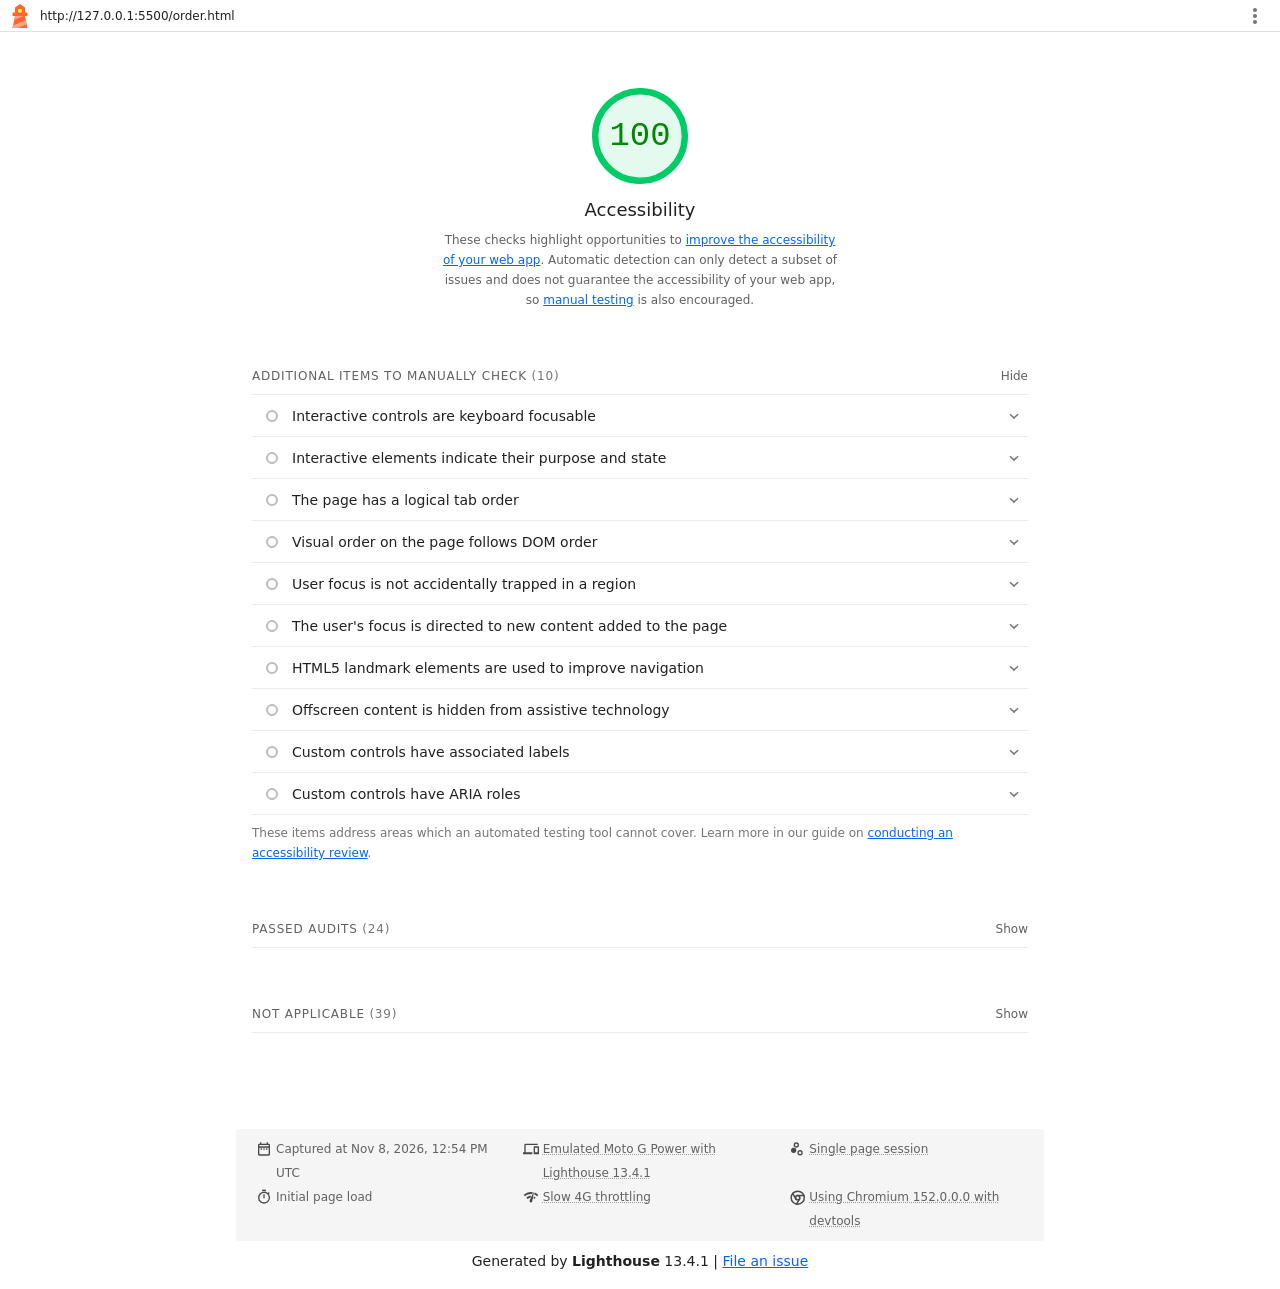
<file: lighthouse/order-accessibility.html>
<!--
@license
Copyright 2018 Google LLC
SPDX-License-Identifier: Apache-2.0
-->
<!doctype html>
<html lang="en">
<head>
  <meta charset="utf-8">
  <meta name="viewport" content="width=device-width, initial-scale=1, minimum-scale=1">
  <link rel="icon" href='data:image/svg+xml;utf8,<svg fill="none" xmlns="http://www.w3.org/2000/svg" viewBox="0 0 48 48"><path d="m14 7 10-7 10 7v10h5v7h-5l5 24H9l5-24H9v-7h5V7Z" fill="%23F63"/><path d="M31.561 24H14l-1.689 8.105L31.561 24ZM18.983 48H9l1.022-4.907L35.723 32.27l1.663 7.98L18.983 48Z" fill="%23FFA385"/><path fill="%23FF3" d="M20.5 10h7v7h-7z"/></svg>'>
  <title>Lighthouse Report</title>
  <style>body {margin: 0}</style>
</head>
<body>
  <noscript>Lighthouse report requires JavaScript. Please enable.</noscript>

  <div id="lh-log"></div>

  <script>window.__LIGHTHOUSE_JSON__ = {"lighthouseVersion":"13.4.1","requestedUrl":"http://127.0.0.1:5500/order.html","mainDocumentUrl":"http://127.0.0.1:5500/order.html","finalDisplayedUrl":"http://127.0.0.1:5500/order.html","finalUrl":"http://127.0.0.1:5500/order.html","fetchTime":"2026-11-08T12:54:31.487Z","gatherMode":"navigation","runWarnings":[],"userAgent":"Mozilla/5.0 (Windows NT 10.0; Win64; x64) AppleWebKit/537.36 (KHTML, like Gecko) Chrome/152.0.0.0 YaBrowser/26.10.0.0 Safari/537.36","environment":{"networkUserAgent":"Mozilla/5.0 (Linux; Android 11; moto g power (2022)) AppleWebKit/537.36 (KHTML, like Gecko) Chrome/152.0.0.0 Mobile Safari/537.36","hostUserAgent":"Mozilla/5.0 (Windows NT 10.0; Win64; x64) AppleWebKit/537.36 (KHTML, like Gecko) Chrome/152.0.0.0 YaBrowser/26.10.0.0 Safari/537.36","benchmarkIndex":1483.5,"credits":{"axe-core":"4.12.1"}},"audits":{"accesskeys":{"id":"accesskeys","title":"`[accesskey]` values are unique","description":"Access keys let users quickly focus a part of the page. For proper navigation, each access key must be unique. [Learn more about access keys](https://dequeuniversity.com/rules/axe/4.12/accesskeys).","score":null,"scoreDisplayMode":"notApplicable"},"aria-allowed-attr":{"id":"aria-allowed-attr","title":"`[aria-*]` attributes match their roles","description":"Each ARIA `role` supports a specific subset of `aria-*` attributes. Mismatching these invalidates the `aria-*` attributes. [Learn how to match ARIA attributes to their roles](https://dequeuniversity.com/rules/axe/4.12/aria-allowed-attr).","score":1,"scoreDisplayMode":"binary","details":{"type":"table","headings":[{"key":"node","valueType":"node","subItemsHeading":{"key":"relatedNode","valueType":"node"},"label":"Failing Elements"}],"items":[]}},"aria-allowed-role":{"id":"aria-allowed-role","title":"Uses ARIA roles only on compatible elements","description":"Many HTML elements can only be assigned certain ARIA roles. Using ARIA roles where they are not allowed can interfere with the accessibility of the web page. [Learn more about ARIA roles](https://dequeuniversity.com/rules/axe/4.12/aria-allowed-role).","score":null,"scoreDisplayMode":"notApplicable"},"aria-command-name":{"id":"aria-command-name","title":"`button`, `link`, and `menuitem` elements have accessible names","description":"When an element doesn't have an accessible name, screen readers announce it with a generic name, making it unusable for users who rely on screen readers. [Learn how to make command elements more accessible](https://dequeuniversity.com/rules/axe/4.12/aria-command-name).","score":null,"scoreDisplayMode":"notApplicable"},"aria-conditional-attr":{"id":"aria-conditional-attr","title":"ARIA attributes are used as specified for the element's role","description":"Some ARIA attributes are only allowed on an element under certain conditions. [Learn more about conditional ARIA attributes](https://dequeuniversity.com/rules/axe/4.12/aria-conditional-attr).","score":1,"scoreDisplayMode":"binary","details":{"type":"table","headings":[{"key":"node","valueType":"node","subItemsHeading":{"key":"relatedNode","valueType":"node"},"label":"Failing Elements"}],"items":[]}},"aria-deprecated-role":{"id":"aria-deprecated-role","title":"Deprecated ARIA roles were not used","description":"Deprecated ARIA roles may not be processed correctly by assistive technology. [Learn more about deprecated ARIA roles](https://dequeuniversity.com/rules/axe/4.12/aria-deprecated-role).","score":null,"scoreDisplayMode":"notApplicable"},"aria-dialog-name":{"id":"aria-dialog-name","title":"Elements with `role=\"dialog\"` or `role=\"alertdialog\"` have accessible names.","description":"ARIA dialog elements without accessible names may prevent screen readers users from discerning the purpose of these elements. [Learn how to make ARIA dialog elements more accessible](https://dequeuniversity.com/rules/axe/4.12/aria-dialog-name).","score":null,"scoreDisplayMode":"notApplicable"},"aria-hidden-body":{"id":"aria-hidden-body","title":"`[aria-hidden=\"true\"]` is not present on the document `\u003cbody>`","description":"Assistive technologies, like screen readers, work inconsistently when `aria-hidden=\"true\"` is set on the document `\u003cbody>`. [Learn how `aria-hidden` affects the document body](https://dequeuniversity.com/rules/axe/4.12/aria-hidden-body).","score":1,"scoreDisplayMode":"binary","details":{"type":"table","headings":[{"key":"node","valueType":"node","subItemsHeading":{"key":"relatedNode","valueType":"node"},"label":"Failing Elements"}],"items":[]}},"aria-hidden-focus":{"id":"aria-hidden-focus","title":"`[aria-hidden=\"true\"]` elements do not contain focusable descendents","description":"Focusable descendents within an `[aria-hidden=\"true\"]` element prevent those interactive elements from being available to users of assistive technologies like screen readers. [Learn how `aria-hidden` affects focusable elements](https://dequeuniversity.com/rules/axe/4.12/aria-hidden-focus).","score":null,"scoreDisplayMode":"notApplicable"},"aria-input-field-name":{"id":"aria-input-field-name","title":"ARIA input fields have accessible names","description":"When an input field doesn't have an accessible name, screen readers announce it with a generic name, making it unusable for users who rely on screen readers. [Learn more about input field labels](https://dequeuniversity.com/rules/axe/4.12/aria-input-field-name).","score":null,"scoreDisplayMode":"notApplicable"},"aria-meter-name":{"id":"aria-meter-name","title":"ARIA `meter` elements have accessible names","description":"When a meter element doesn't have an accessible name, screen readers announce it with a generic name, making it unusable for users who rely on screen readers. [Learn how to name `meter` elements](https://dequeuniversity.com/rules/axe/4.12/aria-meter-name).","score":null,"scoreDisplayMode":"notApplicable"},"aria-progressbar-name":{"id":"aria-progressbar-name","title":"ARIA `progressbar` elements have accessible names","description":"When a `progressbar` element doesn't have an accessible name, screen readers announce it with a generic name, making it unusable for users who rely on screen readers. [Learn how to label `progressbar` elements](https://dequeuniversity.com/rules/axe/4.12/aria-progressbar-name).","score":null,"scoreDisplayMode":"notApplicable"},"aria-prohibited-attr":{"id":"aria-prohibited-attr","title":"Elements use only permitted ARIA attributes","description":"Using ARIA attributes in roles where they are prohibited can mean that important information is not communicated to users of assistive technologies. [Learn more about prohibited ARIA roles](https://dequeuniversity.com/rules/axe/4.12/aria-prohibited-attr).","score":1,"scoreDisplayMode":"binary","details":{"type":"table","headings":[{"key":"node","valueType":"node","subItemsHeading":{"key":"relatedNode","valueType":"node"},"label":"Failing Elements"}],"items":[]}},"aria-required-attr":{"id":"aria-required-attr","title":"`[role]`s have all required `[aria-*]` attributes","description":"Some ARIA roles have required attributes that describe the state of the element to screen readers. [Learn more about roles and required attributes](https://dequeuniversity.com/rules/axe/4.12/aria-required-attr).","score":null,"scoreDisplayMode":"notApplicable"},"aria-required-children":{"id":"aria-required-children","title":"Elements with an ARIA `[role]` that require children to contain a specific `[role]` have all required children.","description":"Some ARIA parent roles must contain specific child roles to perform their intended accessibility functions. [Learn more about roles and required children elements](https://dequeuniversity.com/rules/axe/4.12/aria-required-children).","score":null,"scoreDisplayMode":"notApplicable"},"aria-required-parent":{"id":"aria-required-parent","title":"`[role]`s are contained by their required parent element","description":"Some ARIA child roles must be contained by specific parent roles to properly perform their intended accessibility functions. [Learn more about ARIA roles and required parent element](https://dequeuniversity.com/rules/axe/4.12/aria-required-parent).","score":null,"scoreDisplayMode":"notApplicable"},"aria-roles":{"id":"aria-roles","title":"`[role]` values are valid","description":"ARIA roles must have valid values in order to perform their intended accessibility functions. [Learn more about valid ARIA roles](https://dequeuniversity.com/rules/axe/4.12/aria-roles).","score":null,"scoreDisplayMode":"notApplicable"},"aria-text":{"id":"aria-text","title":"Elements with the `role=text` attribute do not have focusable descendents.","description":"Adding `role=text` around a text node split by markup enables VoiceOver to treat it as one phrase, but the element's focusable descendents will not be announced. [Learn more about the `role=text` attribute](https://dequeuniversity.com/rules/axe/4.12/aria-text).","score":null,"scoreDisplayMode":"notApplicable"},"aria-toggle-field-name":{"id":"aria-toggle-field-name","title":"ARIA toggle fields have accessible names","description":"When a toggle field doesn't have an accessible name, screen readers announce it with a generic name, making it unusable for users who rely on screen readers. [Learn more about toggle fields](https://dequeuniversity.com/rules/axe/4.12/aria-toggle-field-name).","score":null,"scoreDisplayMode":"notApplicable"},"aria-tooltip-name":{"id":"aria-tooltip-name","title":"ARIA `tooltip` elements have accessible names","description":"When a tooltip element doesn't have an accessible name, screen readers announce it with a generic name, making it unusable for users who rely on screen readers. [Learn how to name `tooltip` elements](https://dequeuniversity.com/rules/axe/4.12/aria-tooltip-name).","score":null,"scoreDisplayMode":"notApplicable"},"aria-treeitem-name":{"id":"aria-treeitem-name","title":"ARIA `treeitem` elements have accessible names","description":"When a `treeitem` element doesn't have an accessible name, screen readers announce it with a generic name, making it unusable for users who rely on screen readers. [Learn more about labeling `treeitem` elements](https://dequeuniversity.com/rules/axe/4.12/aria-treeitem-name).","score":null,"scoreDisplayMode":"notApplicable"},"aria-valid-attr-value":{"id":"aria-valid-attr-value","title":"`[aria-*]` attributes have valid values","description":"Assistive technologies, like screen readers, can't interpret ARIA attributes with invalid values. [Learn more about valid values for ARIA attributes](https://dequeuniversity.com/rules/axe/4.12/aria-valid-attr-value).","score":1,"scoreDisplayMode":"binary","details":{"type":"table","headings":[{"key":"node","valueType":"node","subItemsHeading":{"key":"relatedNode","valueType":"node"},"label":"Failing Elements"}],"items":[]}},"aria-valid-attr":{"id":"aria-valid-attr","title":"`[aria-*]` attributes are valid and not misspelled","description":"Assistive technologies, like screen readers, can't interpret ARIA attributes with invalid names. [Learn more about valid ARIA attributes](https://dequeuniversity.com/rules/axe/4.12/aria-valid-attr).","score":1,"scoreDisplayMode":"binary","details":{"type":"table","headings":[{"key":"node","valueType":"node","subItemsHeading":{"key":"relatedNode","valueType":"node"},"label":"Failing Elements"}],"items":[]}},"button-name":{"id":"button-name","title":"Buttons have an accessible name","description":"When a button doesn't have an accessible name, screen readers announce it as \"button\", making it unusable for users who rely on screen readers. [Learn how to make buttons more accessible](https://dequeuniversity.com/rules/axe/4.12/button-name).","score":1,"scoreDisplayMode":"binary","details":{"type":"table","headings":[{"key":"node","valueType":"node","subItemsHeading":{"key":"relatedNode","valueType":"node"},"label":"Failing Elements"}],"items":[]}},"bypass":{"id":"bypass","title":"The page contains a heading, skip link, or landmark region","description":"Adding ways to bypass repetitive content lets keyboard users navigate the page more efficiently. [Learn more about bypass blocks](https://dequeuniversity.com/rules/axe/4.12/bypass).","score":null,"scoreDisplayMode":"notApplicable"},"color-contrast":{"id":"color-contrast","title":"Background and foreground colors have a sufficient contrast ratio","description":"Low-contrast text is difficult or impossible for many users to read. [Learn how to provide sufficient color contrast](https://dequeuniversity.com/rules/axe/4.12/color-contrast).","score":1,"scoreDisplayMode":"binary","details":{"type":"table","headings":[{"key":"node","valueType":"node","subItemsHeading":{"key":"relatedNode","valueType":"node"},"label":"Failing Elements"}],"items":[]}},"definition-list":{"id":"definition-list","title":"`\u003cdl>`'s contain only properly-ordered `\u003cdt>` and `\u003cdd>` groups, `\u003cscript>`, `\u003ctemplate>` or `\u003cdiv>` elements.","description":"When definition lists are not properly marked up, screen readers may produce confusing or inaccurate output. [Learn how to structure definition lists correctly](https://dequeuniversity.com/rules/axe/4.12/definition-list).","score":null,"scoreDisplayMode":"notApplicable"},"dlitem":{"id":"dlitem","title":"Definition list items are wrapped in `\u003cdl>` elements","description":"Definition list items (`\u003cdt>` and `\u003cdd>`) must be wrapped in a parent `\u003cdl>` element to ensure that screen readers can properly announce them. [Learn how to structure definition lists correctly](https://dequeuniversity.com/rules/axe/4.12/dlitem).","score":null,"scoreDisplayMode":"notApplicable"},"document-title":{"id":"document-title","title":"Document has a `\u003ctitle>` element","description":"The title gives screen reader users an overview of the page, and search engine users rely on it heavily to determine if a page is relevant to their search. [Learn more about document titles](https://dequeuniversity.com/rules/axe/4.12/document-title).","score":1,"scoreDisplayMode":"binary","details":{"type":"table","headings":[{"key":"node","valueType":"node","subItemsHeading":{"key":"relatedNode","valueType":"node"},"label":"Failing Elements"}],"items":[]}},"duplicate-id-aria":{"id":"duplicate-id-aria","title":"ARIA IDs are unique","description":"The value of an ARIA ID must be unique to prevent other instances from being overlooked by assistive technologies. [Learn how to fix duplicate ARIA IDs](https://dequeuniversity.com/rules/axe/4.12/duplicate-id-aria).","score":null,"scoreDisplayMode":"notApplicable"},"empty-heading":{"id":"empty-heading","title":"All heading elements contain content.","description":"A heading with no content or inaccessible text prevent screen reader users from accessing information on the page's structure. [Learn more about headings](https://dequeuniversity.com/rules/axe/4.12/empty-heading).","score":null,"scoreDisplayMode":"notApplicable"},"form-field-multiple-labels":{"id":"form-field-multiple-labels","title":"No form fields have multiple labels","description":"Form fields with multiple labels can be confusingly announced by assistive technologies like screen readers which use either the first, the last, or all of the labels. [Learn how to use form labels](https://dequeuniversity.com/rules/axe/4.12/form-field-multiple-labels).","score":null,"scoreDisplayMode":"notApplicable"},"frame-title":{"id":"frame-title","title":"`\u003cframe>` or `\u003ciframe>` elements have a title","description":"Screen reader users rely on frame titles to describe the contents of frames. [Learn more about frame titles](https://dequeuniversity.com/rules/axe/4.12/frame-title).","score":null,"scoreDisplayMode":"notApplicable"},"heading-order":{"id":"heading-order","title":"Heading elements appear in a sequentially-descending order","description":"Properly ordered headings that do not skip levels convey the semantic structure of the page, making it easier to navigate and understand when using assistive technologies. [Learn more about heading order](https://dequeuniversity.com/rules/axe/4.12/heading-order).","score":1,"scoreDisplayMode":"binary","details":{"type":"table","headings":[{"key":"node","valueType":"node","subItemsHeading":{"key":"relatedNode","valueType":"node"},"label":"Failing Elements"}],"items":[]}},"html-has-lang":{"id":"html-has-lang","title":"`\u003chtml>` element has a `[lang]` attribute","description":"If a page doesn't specify a `lang` attribute, a screen reader assumes that the page is in the default language that the user chose when setting up the screen reader. If the page isn't actually in the default language, then the screen reader might not announce the page's text correctly. [Learn more about the `lang` attribute](https://dequeuniversity.com/rules/axe/4.12/html-has-lang).","score":1,"scoreDisplayMode":"binary","details":{"type":"table","headings":[{"key":"node","valueType":"node","subItemsHeading":{"key":"relatedNode","valueType":"node"},"label":"Failing Elements"}],"items":[]}},"html-lang-valid":{"id":"html-lang-valid","title":"`\u003chtml>` element has a valid value for its `[lang]` attribute","description":"Specifying a valid [BCP 47 language](https://www.w3.org/International/questions/qa-choosing-language-tags#question) helps screen readers announce text properly. [Learn how to use the `lang` attribute](https://dequeuniversity.com/rules/axe/4.12/html-lang-valid).","score":1,"scoreDisplayMode":"binary","details":{"type":"table","headings":[{"key":"node","valueType":"node","subItemsHeading":{"key":"relatedNode","valueType":"node"},"label":"Failing Elements"}],"items":[]}},"html-xml-lang-mismatch":{"id":"html-xml-lang-mismatch","title":"`\u003chtml>` element has an `[xml:lang]` attribute with the same base language as the `[lang]` attribute.","description":"If the webpage does not specify a consistent language, then the screen reader might not announce the page's text correctly. [Learn more about the `lang` attribute](https://dequeuniversity.com/rules/axe/4.12/html-xml-lang-mismatch).","score":null,"scoreDisplayMode":"notApplicable"},"identical-links-same-purpose":{"id":"identical-links-same-purpose","title":"Identical links have the same purpose.","description":"Links with the same destination should have the same description, to help users understand the link's purpose and decide whether to follow it. [Learn more about identical links](https://dequeuniversity.com/rules/axe/4.12/identical-links-same-purpose).","score":null,"scoreDisplayMode":"notApplicable"},"image-alt":{"id":"image-alt","title":"Image elements have `[alt]` attributes","description":"Informative elements should aim for short, descriptive alternate text. Decorative elements can be ignored with an empty alt attribute. [Learn more about the `alt` attribute](https://dequeuniversity.com/rules/axe/4.12/image-alt).","score":null,"scoreDisplayMode":"notApplicable"},"image-redundant-alt":{"id":"image-redundant-alt","title":"Image elements do not have `[alt]` attributes that are redundant text.","description":"Informative elements should aim for short, descriptive alternative text. Alternative text that is exactly the same as the text adjacent to the link or image is potentially confusing for screen reader users, because the text will be read twice. [Learn more about the `alt` attribute](https://dequeuniversity.com/rules/axe/4.12/image-redundant-alt).","score":null,"scoreDisplayMode":"notApplicable"},"input-button-name":{"id":"input-button-name","title":"Input buttons have discernible text.","description":"Adding discernable and accessible text to input buttons may help screen reader users understand the purpose of the input button. [Learn more about input buttons](https://dequeuniversity.com/rules/axe/4.12/input-button-name).","score":null,"scoreDisplayMode":"notApplicable"},"input-image-alt":{"id":"input-image-alt","title":"`\u003cinput type=\"image\">` elements have `[alt]` text","description":"When an image is being used as an `\u003cinput>` button, providing alternative text can help screen reader users understand the purpose of the button. [Learn about input image alt text](https://dequeuniversity.com/rules/axe/4.12/input-image-alt).","score":null,"scoreDisplayMode":"notApplicable"},"label-content-name-mismatch":{"id":"label-content-name-mismatch","title":"Elements with visible text labels have matching accessible names.","description":"Visible text labels that do not match the accessible name can result in a confusing experience for screen reader users. [Learn more about accessible names](https://dequeuniversity.com/rules/axe/4.12/label-content-name-mismatch).","score":1,"scoreDisplayMode":"binary","details":{"type":"table","headings":[{"key":"node","valueType":"node","subItemsHeading":{"key":"relatedNode","valueType":"node"},"label":"Failing Elements"}],"items":[]}},"label":{"id":"label","title":"Form elements have associated labels","description":"Labels ensure that form controls are announced properly by assistive technologies, like screen readers. [Learn more about form element labels](https://dequeuniversity.com/rules/axe/4.12/label).","score":1,"scoreDisplayMode":"binary","details":{"type":"table","headings":[{"key":"node","valueType":"node","subItemsHeading":{"key":"relatedNode","valueType":"node"},"label":"Failing Elements"}],"items":[]}},"landmark-one-main":{"id":"landmark-one-main","title":"Document has a main landmark.","description":"One main landmark helps screen reader users navigate a web page. [Learn more about landmarks](https://dequeuniversity.com/rules/axe/4.12/landmark-one-main).","score":1,"scoreDisplayMode":"binary","details":{"type":"table","headings":[{"key":"node","valueType":"node","subItemsHeading":{"key":"relatedNode","valueType":"node"},"label":"Failing Elements"}],"items":[]}},"link-name":{"id":"link-name","title":"Links have a discernible name","description":"Link text (and alternate text for images, when used as links) that is discernible, unique, and focusable improves the navigation experience for screen reader users. [Learn how to make links accessible](https://dequeuniversity.com/rules/axe/4.12/link-name).","score":1,"scoreDisplayMode":"binary","details":{"type":"table","headings":[{"key":"node","valueType":"node","subItemsHeading":{"key":"relatedNode","valueType":"node"},"label":"Failing Elements"}],"items":[]}},"link-in-text-block":{"id":"link-in-text-block","title":"Links are distinguishable without relying on color.","description":"Low-contrast text is difficult or impossible for many users to read. Link text that is discernible improves the experience for users with low vision. [Learn how to make links distinguishable](https://dequeuniversity.com/rules/axe/4.12/link-in-text-block).","score":1,"scoreDisplayMode":"binary","details":{"type":"table","headings":[{"key":"node","valueType":"node","subItemsHeading":{"key":"relatedNode","valueType":"node"},"label":"Failing Elements"}],"items":[]}},"list":{"id":"list","title":"Lists contain only `\u003cli>` elements and script supporting elements (`\u003cscript>` and `\u003ctemplate>`).","description":"Screen readers have a specific way of announcing lists. Ensuring proper list structure aids screen reader output. [Learn more about proper list structure](https://dequeuniversity.com/rules/axe/4.12/list).","score":1,"scoreDisplayMode":"binary","details":{"type":"table","headings":[{"key":"node","valueType":"node","subItemsHeading":{"key":"relatedNode","valueType":"node"},"label":"Failing Elements"}],"items":[]}},"listitem":{"id":"listitem","title":"List items (`\u003cli>`) are contained within `\u003cul>`, `\u003col>` or `\u003cmenu>` parent elements","description":"Screen readers require list items (`\u003cli>`) to be contained within a parent `\u003cul>`, `\u003col>` or `\u003cmenu>` to be announced properly. [Learn more about proper list structure](https://dequeuniversity.com/rules/axe/4.12/listitem).","score":1,"scoreDisplayMode":"binary","details":{"type":"table","headings":[{"key":"node","valueType":"node","subItemsHeading":{"key":"relatedNode","valueType":"node"},"label":"Failing Elements"}],"items":[]}},"meta-refresh":{"id":"meta-refresh","title":"The document does not use `\u003cmeta http-equiv=\"refresh\">`","description":"Users do not expect a page to refresh automatically, and doing so will move focus back to the top of the page. This may create a frustrating or confusing experience. [Learn more about the refresh meta tag](https://dequeuniversity.com/rules/axe/4.12/meta-refresh).","score":null,"scoreDisplayMode":"notApplicable"},"meta-viewport":{"id":"meta-viewport","title":"`[user-scalable=\"no\"]` is not used in the `\u003cmeta name=\"viewport\">` element and the `[maximum-scale]` attribute is not less than 5.","description":"Disabling zooming is problematic for users with low vision who rely on screen magnification to properly see the contents of a web page. [Learn more about the viewport meta tag](https://dequeuniversity.com/rules/axe/4.12/meta-viewport).","score":1,"scoreDisplayMode":"binary","details":{"type":"table","headings":[{"key":"node","valueType":"node","subItemsHeading":{"key":"relatedNode","valueType":"node"},"label":"Failing Elements"}],"items":[]}},"object-alt":{"id":"object-alt","title":"`\u003cobject>` elements have alternate text","description":"Screen readers cannot translate non-text content. Adding alternate text to `\u003cobject>` elements helps screen readers convey meaning to users. [Learn more about alt text for `object` elements](https://dequeuniversity.com/rules/axe/4.12/object-alt).","score":null,"scoreDisplayMode":"notApplicable"},"select-name":{"id":"select-name","title":"Select elements have associated label elements.","description":"Form elements without effective labels can create frustrating experiences for screen reader users. [Learn more about the `select` element](https://dequeuniversity.com/rules/axe/4.12/select-name).","score":1,"scoreDisplayMode":"binary","details":{"type":"table","headings":[{"key":"node","valueType":"node","subItemsHeading":{"key":"relatedNode","valueType":"node"},"label":"Failing Elements"}],"items":[]}},"skip-link":{"id":"skip-link","title":"Skip links are focusable.","description":"Including a skip link can help users skip to the main content to save time. [Learn more about skip links](https://dequeuniversity.com/rules/axe/4.12/skip-link).","score":1,"scoreDisplayMode":"binary","details":{"type":"table","headings":[{"key":"node","valueType":"node","subItemsHeading":{"key":"relatedNode","valueType":"node"},"label":"Failing Elements"}],"items":[]}},"tabindex":{"id":"tabindex","title":"No element has a `[tabindex]` value greater than 0","description":"A value greater than 0 implies an explicit navigation ordering. Although technically valid, this often creates frustrating experiences for users who rely on assistive technologies. [Learn more about the `tabindex` attribute](https://dequeuniversity.com/rules/axe/4.12/tabindex).","score":1,"scoreDisplayMode":"binary","details":{"type":"table","headings":[{"key":"node","valueType":"node","subItemsHeading":{"key":"relatedNode","valueType":"node"},"label":"Failing Elements"}],"items":[]}},"table-duplicate-name":{"id":"table-duplicate-name","title":"Tables have different content in the summary attribute and `\u003ccaption>`.","description":"The summary attribute should describe the table structure, while `\u003ccaption>` should have the onscreen title. Accurate table mark-up helps users of screen readers. [Learn more about summary and caption](https://dequeuniversity.com/rules/axe/4.12/table-duplicate-name).","score":null,"scoreDisplayMode":"notApplicable"},"table-fake-caption":{"id":"table-fake-caption","title":"Tables use `\u003ccaption>` instead of cells with the `[colspan]` attribute to indicate a caption.","description":"Screen readers have features to make navigating tables easier. Ensuring that tables use the actual caption element instead of cells with the `[colspan]` attribute may improve the experience for screen reader users. [Learn more about captions](https://dequeuniversity.com/rules/axe/4.12/table-fake-caption).","score":null,"scoreDisplayMode":"notApplicable"},"target-size":{"id":"target-size","title":"Touch targets have sufficient size and spacing.","description":"Touch targets with sufficient size and spacing help users who may have difficulty targeting small controls to activate the targets. [Learn more about touch targets](https://dequeuniversity.com/rules/axe/4.12/target-size).","score":1,"scoreDisplayMode":"binary","details":{"type":"table","headings":[{"key":"node","valueType":"node","subItemsHeading":{"key":"relatedNode","valueType":"node"},"label":"Failing Elements"}],"items":[]}},"td-has-header":{"id":"td-has-header","title":"`\u003ctd>` elements in a large `\u003ctable>` have one or more table headers.","description":"Screen readers have features to make navigating tables easier. Ensuring that `\u003ctd>` elements in a large table (3 or more cells in width and height) have an associated table header may improve the experience for screen reader users. [Learn more about table headers](https://dequeuniversity.com/rules/axe/4.12/td-has-header).","score":null,"scoreDisplayMode":"notApplicable"},"td-headers-attr":{"id":"td-headers-attr","title":"Cells in a `\u003ctable>` element that use the `[headers]` attribute refer to table cells within the same table.","description":"Screen readers have features to make navigating tables easier. Ensuring `\u003ctd>` cells using the `[headers]` attribute only refer to other cells in the same table may improve the experience for screen reader users. [Learn more about the `headers` attribute](https://dequeuniversity.com/rules/axe/4.12/td-headers-attr).","score":null,"scoreDisplayMode":"notApplicable"},"th-has-data-cells":{"id":"th-has-data-cells","title":"`\u003cth>` elements and elements with `[role=\"columnheader\"/\"rowheader\"]` have data cells they describe.","description":"Screen readers have features to make navigating tables easier. Ensuring table headers always refer to some set of cells may improve the experience for screen reader users. [Learn more about table headers](https://dequeuniversity.com/rules/axe/4.12/th-has-data-cells).","score":null,"scoreDisplayMode":"notApplicable"},"valid-lang":{"id":"valid-lang","title":"`[lang]` attributes have a valid value","description":"Specifying a valid [BCP 47 language](https://www.w3.org/International/questions/qa-choosing-language-tags#question) on elements helps ensure that text is pronounced correctly by a screen reader. [Learn how to use the `lang` attribute](https://dequeuniversity.com/rules/axe/4.12/valid-lang).","score":null,"scoreDisplayMode":"notApplicable"},"video-caption":{"id":"video-caption","title":"`\u003cvideo>` elements contain a `\u003ctrack>` element with `[kind=\"captions\"]`","description":"When a video provides a caption it is easier for deaf and hearing impaired users to access its information. [Learn more about video captions](https://dequeuniversity.com/rules/axe/4.12/video-caption).","score":null,"scoreDisplayMode":"notApplicable"},"custom-controls-labels":{"id":"custom-controls-labels","title":"Custom controls have associated labels","description":"Custom interactive controls have associated labels, provided by aria-label or aria-labelledby. [Learn more about custom controls and labels](https://developer.chrome.com/docs/lighthouse/accessibility/custom-controls-labels/).","score":null,"scoreDisplayMode":"manual"},"custom-controls-roles":{"id":"custom-controls-roles","title":"Custom controls have ARIA roles","description":"Custom interactive controls have appropriate ARIA roles. [Learn how to add roles to custom controls](https://developer.chrome.com/docs/lighthouse/accessibility/custom-control-roles/).","score":null,"scoreDisplayMode":"manual"},"focus-traps":{"id":"focus-traps","title":"User focus is not accidentally trapped in a region","description":"A user can tab into and out of any control or region without accidentally trapping their focus. [Learn how to avoid focus traps](https://developer.chrome.com/docs/lighthouse/accessibility/focus-traps/).","score":null,"scoreDisplayMode":"manual"},"focusable-controls":{"id":"focusable-controls","title":"Interactive controls are keyboard focusable","description":"Custom interactive controls are keyboard focusable and display a focus indicator. [Learn how to make custom controls focusable](https://developer.chrome.com/docs/lighthouse/accessibility/focusable-controls/).","score":null,"scoreDisplayMode":"manual"},"interactive-element-affordance":{"id":"interactive-element-affordance","title":"Interactive elements indicate their purpose and state","description":"Interactive elements, such as links and buttons, should indicate their state and be distinguishable from non-interactive elements. [Learn how to decorate interactive elements with affordance hints](https://developer.chrome.com/docs/lighthouse/accessibility/interactive-element-affordance/).","score":null,"scoreDisplayMode":"manual"},"logical-tab-order":{"id":"logical-tab-order","title":"The page has a logical tab order","description":"Tabbing through the page follows the visual layout. Users cannot focus elements that are offscreen. [Learn more about logical tab ordering](https://developer.chrome.com/docs/lighthouse/accessibility/logical-tab-order/).","score":null,"scoreDisplayMode":"manual"},"managed-focus":{"id":"managed-focus","title":"The user's focus is directed to new content added to the page","description":"If new content, such as a dialog, is added to the page, the user's focus is directed to it. [Learn how to direct focus to new content](https://developer.chrome.com/docs/lighthouse/accessibility/managed-focus/).","score":null,"scoreDisplayMode":"manual"},"offscreen-content-hidden":{"id":"offscreen-content-hidden","title":"Offscreen content is hidden from assistive technology","description":"Offscreen content is hidden with display: none or aria-hidden=true. [Learn how to properly hide offscreen content](https://developer.chrome.com/docs/lighthouse/accessibility/offscreen-content-hidden/).","score":null,"scoreDisplayMode":"manual"},"use-landmarks":{"id":"use-landmarks","title":"HTML5 landmark elements are used to improve navigation","description":"Landmark elements (`\u003cmain>`, `\u003cnav>`, etc.) are used to improve the keyboard navigation of the page for assistive technology. [Learn more about landmark elements](https://developer.chrome.com/docs/lighthouse/accessibility/use-landmarks/).","score":null,"scoreDisplayMode":"manual"},"visual-order-follows-dom":{"id":"visual-order-follows-dom","title":"Visual order on the page follows DOM order","description":"DOM order matches the visual order, improving navigation for assistive technology. [Learn more about DOM and visual ordering](https://developer.chrome.com/docs/lighthouse/accessibility/visual-order-follows-dom/).","score":null,"scoreDisplayMode":"manual"},"autocomplete-valid":{"id":"autocomplete-valid","title":"`autocomplete` attributes are used correctly","description":"The `autocomplete` attribute values must be valid and correctly applied for screen readers to function correctly. [Learn more about valid autocomplete values](https://dequeuniversity.com/rules/axe/4.12/autocomplete-valid).","score":1,"scoreDisplayMode":"binary","details":{"type":"table","headings":[{"key":"node","valueType":"node","subItemsHeading":{"key":"relatedNode","valueType":"node"},"label":"Failing Elements"}],"items":[]}},"presentation-role-conflict":{"id":"presentation-role-conflict","title":"Elements with `role=\"none\"` or `role=\"presentation\"` do not have conflicts","description":"There are certain cases where the semantic role of an element with `role=\"none\"` or `role=\"presentation\"` does not resolve to none or presentation. To ensure the element remains removed from the accessibility tree, you should not add any global ARIA attributes to the element or make it focusable. [Learn more about presentation role conflict](https://dequeuniversity.com/rules/axe/4.12/presentation-role-conflict).","score":null,"scoreDisplayMode":"notApplicable"},"svg-img-alt":{"id":"svg-img-alt","title":"SVG elements with an `img` role have an accessible text alternative","description":"Ensures SVG elements with an `img`, `graphics-document` or `graphics-symbol` role have an accessible text alternative. [Learn more about SVG alt text](https://dequeuniversity.com/rules/axe/4.12/svg-img-alt).","score":null,"scoreDisplayMode":"notApplicable"}},"configSettings":{"output":"json","maxWaitForFcp":30000,"maxWaitForLoad":45000,"pauseAfterFcpMs":1000,"pauseAfterLoadMs":1000,"networkQuietThresholdMs":1000,"cpuQuietThresholdMs":1000,"formFactor":"mobile","throttling":{"rttMs":150,"throughputKbps":1638.4,"requestLatencyMs":562.5,"downloadThroughputKbps":1474.5600000000002,"uploadThroughputKbps":675,"cpuSlowdownMultiplier":4},"throttlingMethod":"simulate","screenEmulation":{"mobile":true,"width":412,"height":823,"deviceScaleFactor":1.75,"disabled":true},"emulatedUserAgent":"Mozilla/5.0 (Linux; Android 11; moto g power (2022)) AppleWebKit/537.36 (KHTML, like Gecko) Chrome/136.0.0.0 Mobile Safari/537.36","auditMode":false,"gatherMode":false,"clearStorageTypes":["file_systems","shader_cache","service_workers","cache_storage"],"disableStorageReset":false,"debugNavigation":false,"channel":"devtools","usePassiveGathering":false,"disableFullPageScreenshot":false,"skipAboutBlank":false,"blankPage":"about:blank","ignoreStatusCode":true,"locale":"en-US","blockedUrlPatterns":null,"additionalTraceCategories":"","extraHeaders":null,"precomputedLanternData":null,"onlyAudits":null,"onlyCategories":["accessibility"],"skipAudits":null},"categories":{"accessibility":{"title":"Accessibility","description":"These checks highlight opportunities to [improve the accessibility of your web app](https://developer.chrome.com/docs/lighthouse/accessibility/). Automatic detection can only detect a subset of issues and does not guarantee the accessibility of your web app, so [manual testing](https://web.dev/articles/how-to-review) is also encouraged.","manualDescription":"These items address areas which an automated testing tool cannot cover. Learn more in our guide on [conducting an accessibility review](https://web.dev/articles/how-to-review).","supportedModes":["navigation","snapshot"],"auditRefs":[{"id":"accesskeys","weight":0,"group":"a11y-navigation"},{"id":"aria-allowed-attr","weight":10,"group":"a11y-aria"},{"id":"aria-command-name","weight":0,"group":"a11y-aria"},{"id":"aria-conditional-attr","weight":7,"group":"a11y-aria"},{"id":"aria-deprecated-role","weight":0,"group":"a11y-aria"},{"id":"aria-dialog-name","weight":0,"group":"a11y-aria"},{"id":"aria-hidden-body","weight":10,"group":"a11y-aria"},{"id":"aria-hidden-focus","weight":0,"group":"a11y-aria"},{"id":"aria-input-field-name","weight":0,"group":"a11y-aria"},{"id":"aria-meter-name","weight":0,"group":"a11y-aria"},{"id":"aria-progressbar-name","weight":0,"group":"a11y-aria"},{"id":"aria-prohibited-attr","weight":7,"group":"a11y-aria"},{"id":"aria-required-attr","weight":0,"group":"a11y-aria"},{"id":"aria-required-children","weight":0,"group":"a11y-aria"},{"id":"aria-required-parent","weight":0,"group":"a11y-aria"},{"id":"aria-roles","weight":0,"group":"a11y-aria"},{"id":"aria-text","weight":0,"group":"a11y-aria"},{"id":"aria-toggle-field-name","weight":0,"group":"a11y-aria"},{"id":"aria-tooltip-name","weight":0,"group":"a11y-aria"},{"id":"aria-treeitem-name","weight":0,"group":"a11y-aria"},{"id":"aria-valid-attr-value","weight":10,"group":"a11y-aria"},{"id":"aria-valid-attr","weight":10,"group":"a11y-aria"},{"id":"button-name","weight":10,"group":"a11y-names-labels"},{"id":"bypass","weight":0,"group":"a11y-navigation"},{"id":"color-contrast","weight":7,"group":"a11y-color-contrast"},{"id":"definition-list","weight":0,"group":"a11y-tables-lists"},{"id":"dlitem","weight":0,"group":"a11y-tables-lists"},{"id":"document-title","weight":7,"group":"a11y-names-labels"},{"id":"duplicate-id-aria","weight":0,"group":"a11y-aria"},{"id":"form-field-multiple-labels","weight":0,"group":"a11y-names-labels"},{"id":"frame-title","weight":0,"group":"a11y-names-labels"},{"id":"heading-order","weight":3,"group":"a11y-navigation"},{"id":"html-has-lang","weight":7,"group":"a11y-language"},{"id":"html-lang-valid","weight":7,"group":"a11y-language"},{"id":"html-xml-lang-mismatch","weight":0,"group":"a11y-language"},{"id":"image-alt","weight":0,"group":"a11y-names-labels"},{"id":"input-button-name","weight":0,"group":"a11y-names-labels"},{"id":"input-image-alt","weight":0,"group":"a11y-names-labels"},{"id":"label","weight":10,"group":"a11y-names-labels"},{"id":"link-in-text-block","weight":7,"group":"a11y-color-contrast"},{"id":"link-name","weight":7,"group":"a11y-names-labels"},{"id":"list","weight":7,"group":"a11y-tables-lists"},{"id":"listitem","weight":7,"group":"a11y-tables-lists"},{"id":"meta-refresh","weight":0,"group":"a11y-best-practices"},{"id":"meta-viewport","weight":10,"group":"a11y-best-practices"},{"id":"object-alt","weight":0,"group":"a11y-names-labels"},{"id":"select-name","weight":10,"group":"a11y-names-labels"},{"id":"skip-link","weight":3,"group":"a11y-names-labels"},{"id":"tabindex","weight":7,"group":"a11y-navigation"},{"id":"target-size","weight":7,"group":"a11y-best-practices"},{"id":"td-headers-attr","weight":0,"group":"a11y-tables-lists"},{"id":"th-has-data-cells","weight":0,"group":"a11y-tables-lists"},{"id":"valid-lang","weight":0,"group":"a11y-language"},{"id":"video-caption","weight":0,"group":"a11y-audio-video"},{"id":"landmark-one-main","weight":3,"group":"a11y-best-practices"},{"id":"autocomplete-valid","weight":1,"group":"a11y-best-practices"},{"id":"presentation-role-conflict","weight":0,"group":"a11y-best-practices"},{"id":"svg-img-alt","weight":0,"group":"a11y-best-practices"},{"id":"focusable-controls","weight":0},{"id":"interactive-element-affordance","weight":0},{"id":"logical-tab-order","weight":0},{"id":"visual-order-follows-dom","weight":0},{"id":"focus-traps","weight":0},{"id":"managed-focus","weight":0},{"id":"use-landmarks","weight":0},{"id":"offscreen-content-hidden","weight":0},{"id":"custom-controls-labels","weight":0},{"id":"custom-controls-roles","weight":0},{"id":"table-duplicate-name","weight":0,"group":"a11y-best-practices"},{"id":"empty-heading","weight":0,"group":"a11y-best-practices"},{"id":"aria-allowed-role","weight":0,"group":"a11y-best-practices"},{"id":"image-redundant-alt","weight":0,"group":"a11y-names-labels"},{"id":"identical-links-same-purpose","weight":0,"group":"a11y-best-practices"},{"id":"label-content-name-mismatch","weight":0,"group":"hidden"},{"id":"table-fake-caption","weight":0,"group":"hidden"},{"id":"td-has-header","weight":0,"group":"hidden"}],"id":"accessibility","score":1}},"categoryGroups":{"metrics":{"title":"Metrics"},"insights":{"title":"Insights","description":"These insights are also available in the Chrome DevTools Performance Panel - [record a trace](https://developer.chrome.com/docs/devtools/performance/reference) to view more detailed information."},"diagnostics":{"title":"Diagnostics","description":"More information about the performance of your application. These numbers don't [directly affect](https://developer.chrome.com/docs/lighthouse/performance/performance-scoring/) the Performance score."},"a11y-best-practices":{"title":"Best practices","description":"These items highlight common accessibility best practices."},"a11y-color-contrast":{"title":"Contrast","description":"These are opportunities to improve the legibility of your content."},"a11y-names-labels":{"title":"Names and labels","description":"These are opportunities to improve the semantics of the controls in your application. This may enhance the experience for users of assistive technology, like a screen reader."},"a11y-navigation":{"title":"Navigation","description":"These are opportunities to improve keyboard navigation in your application."},"a11y-aria":{"title":"ARIA","description":"These are opportunities to improve the usage of ARIA in your application which may enhance the experience for users of assistive technology, like a screen reader."},"a11y-language":{"title":"Internationalization and localization","description":"These are opportunities to improve the interpretation of your content by users in different locales."},"a11y-audio-video":{"title":"Audio and video","description":"These are opportunities to provide alternative content for audio and video. This may improve the experience for users with hearing or vision impairments."},"a11y-tables-lists":{"title":"Tables and lists","description":"These are opportunities to improve the experience of reading tabular or list data using assistive technology, like a screen reader."},"seo-mobile":{"title":"Mobile Friendly","description":"Make sure your pages are mobile friendly so users don’t have to pinch or zoom in order to read the content pages. [Learn how to make pages mobile-friendly](https://developers.google.com/search/mobile-sites/)."},"seo-content":{"title":"Content Best Practices","description":"Format your HTML in a way that enables crawlers to better understand your app’s content."},"seo-crawl":{"title":"Crawling and Indexing","description":"To appear in search results, crawlers need access to your app."},"best-practices-trust-safety":{"title":"Trust and Safety"},"best-practices-ux":{"title":"User Experience"},"best-practices-browser-compat":{"title":"Browser Compatibility"},"best-practices-general":{"title":"General"},"webmcp":{"title":"WebMCP","description":"Audits validating WebMCP integration."},"agent-accessibility":{"title":"Agent Accessibility","description":"These audits highlight best practices for improving the accessibility of the website for AI agents."},"hidden":{"title":""}},"stackPacks":[],"entities":[{"name":"127.0.0.1","origins":["http://127.0.0.1:5500"],"isFirstParty":true,"isUnrecognized":true}],"fullPageScreenshot":{"screenshot":{"data":"[data-uri]","width":412,"height":2051.199951171875},"nodes":{"1-0-A":{"id":"","top":1987,"bottom":2035,"left":348,"right":396,"width":48,"height":48}}},"timing":{"entries":[{"startTime":283.3,"name":"lh:config","duration":376.4,"entryType":"measure"},{"startTime":285.8,"name":"lh:config:resolveArtifactsToDefns","duration":1.9,"entryType":"measure"},{"startTime":660.5,"name":"lh:runner:gather","duration":8078.7,"entryType":"measure"},{"startTime":661,"name":"lh:driver:connect","duration":20.6,"entryType":"measure"},{"startTime":681.8,"name":"lh:driver:navigate","duration":114.1,"entryType":"measure"},{"startTime":796.3,"name":"lh:gather:getBenchmarkIndex","duration":1029.3,"entryType":"measure"},{"startTime":1825.8,"name":"lh:gather:getVersion","duration":2.8,"entryType":"measure"},{"startTime":1828.8,"name":"lh:gather:getDevicePixelRatio","duration":9.8,"entryType":"measure"},{"startTime":1839.1,"name":"lh:prepare:navigationMode","duration":2493.4,"entryType":"measure"},{"startTime":1846.4,"name":"lh:gather:getVersion","duration":2.3,"entryType":"measure"},{"startTime":1876.3,"name":"lh:storage:clearDataForOrigin","duration":22.8,"entryType":"measure"},{"startTime":1899.2,"name":"lh:storage:clearBrowserCaches","duration":2430.1,"entryType":"measure"},{"startTime":4330.3,"name":"lh:gather:prepareThrottlingAndNetwork","duration":2.2,"entryType":"measure"},{"startTime":4343.3,"name":"lh:driver:navigate","duration":2649.6,"entryType":"measure"},{"startTime":7000.5,"name":"lh:computed:NetworkRecords","duration":6.4,"entryType":"measure"},{"startTime":7008.6,"name":"lh:gather:getArtifact:DevtoolsLog","duration":0.4,"entryType":"measure"},{"startTime":7009,"name":"lh:gather:getArtifact:Accessibility","duration":373.4,"entryType":"measure"},{"startTime":7382.5,"name":"lh:gather:getArtifact:NetworkUserAgent","duration":0.2,"entryType":"measure"},{"startTime":7382.7,"name":"lh:gather:collectStacks","duration":12.2,"entryType":"measure"},{"startTime":7382.7,"name":"lh:gather:getArtifact:Stacks","duration":12.2,"entryType":"measure"},{"startTime":7394.9,"name":"lh:gather:getArtifact:FullPageScreenshot","duration":1330.8,"entryType":"measure"},{"startTime":8739.9,"name":"lh:runner:audit","duration":474.7,"entryType":"measure"},{"startTime":8740.5,"name":"lh:runner:auditing","duration":473.6,"entryType":"measure"},{"startTime":8744.4,"name":"lh:audit:accesskeys","duration":9,"entryType":"measure"},{"startTime":8754.2,"name":"lh:audit:aria-allowed-attr","duration":8.7,"entryType":"measure"},{"startTime":8763.4,"name":"lh:audit:aria-allowed-role","duration":1,"entryType":"measure"},{"startTime":8764.6,"name":"lh:audit:aria-command-name","duration":1.2,"entryType":"measure"},{"startTime":8766.1,"name":"lh:audit:aria-conditional-attr","duration":6.7,"entryType":"measure"},{"startTime":8773,"name":"lh:audit:aria-deprecated-role","duration":1.2,"entryType":"measure"},{"startTime":8774.4,"name":"lh:audit:aria-dialog-name","duration":1.8,"entryType":"measure"},{"startTime":8776.6,"name":"lh:audit:aria-hidden-body","duration":6,"entryType":"measure"},{"startTime":8782.9,"name":"lh:audit:aria-hidden-focus","duration":3.3,"entryType":"measure"},{"startTime":8786.7,"name":"lh:audit:aria-input-field-name","duration":1.9,"entryType":"measure"},{"startTime":8788.9,"name":"lh:audit:aria-meter-name","duration":2.1,"entryType":"measure"},{"startTime":8791.3,"name":"lh:audit:aria-progressbar-name","duration":2.2,"entryType":"measure"},{"startTime":8793.9,"name":"lh:audit:aria-prohibited-attr","duration":4.9,"entryType":"measure"},{"startTime":8799.1,"name":"lh:audit:aria-required-attr","duration":4.9,"entryType":"measure"},{"startTime":8806.5,"name":"lh:audit:aria-required-children","duration":10.4,"entryType":"measure"},{"startTime":8817.4,"name":"lh:audit:aria-required-parent","duration":48.4,"entryType":"measure"},{"startTime":8866.2,"name":"lh:audit:aria-roles","duration":59.4,"entryType":"measure"},{"startTime":8926,"name":"lh:audit:aria-text","duration":3.4,"entryType":"measure"},{"startTime":8929.7,"name":"lh:audit:aria-toggle-field-name","duration":3.6,"entryType":"measure"},{"startTime":8933.7,"name":"lh:audit:aria-tooltip-name","duration":5.3,"entryType":"measure"},{"startTime":8939.4,"name":"lh:audit:aria-treeitem-name","duration":3.7,"entryType":"measure"},{"startTime":8943.5,"name":"lh:audit:aria-valid-attr-value","duration":6.8,"entryType":"measure"},{"startTime":8952.4,"name":"lh:audit:aria-valid-attr","duration":5.9,"entryType":"measure"},{"startTime":8958.6,"name":"lh:audit:button-name","duration":14.1,"entryType":"measure"},{"startTime":8973.1,"name":"lh:audit:bypass","duration":8.9,"entryType":"measure"},{"startTime":8982.3,"name":"lh:audit:color-contrast","duration":22.5,"entryType":"measure"},{"startTime":9005.3,"name":"lh:audit:definition-list","duration":4.3,"entryType":"measure"},{"startTime":9011.3,"name":"lh:audit:dlitem","duration":3.4,"entryType":"measure"},{"startTime":9015,"name":"lh:audit:document-title","duration":6.2,"entryType":"measure"},{"startTime":9021.4,"name":"lh:audit:duplicate-id-aria","duration":3.7,"entryType":"measure"},{"startTime":9025.3,"name":"lh:audit:empty-heading","duration":4,"entryType":"measure"},{"startTime":9029.5,"name":"lh:audit:form-field-multiple-labels","duration":3.7,"entryType":"measure"},{"startTime":9033.4,"name":"lh:audit:frame-title","duration":4,"entryType":"measure"},{"startTime":9037.7,"name":"lh:audit:heading-order","duration":4,"entryType":"measure"},{"startTime":9041.9,"name":"lh:audit:html-has-lang","duration":4.1,"entryType":"measure"},{"startTime":9046.2,"name":"lh:audit:html-lang-valid","duration":4.3,"entryType":"measure"},{"startTime":9051.9,"name":"lh:audit:html-xml-lang-mismatch","duration":2.9,"entryType":"measure"},{"startTime":9055,"name":"lh:audit:identical-links-same-purpose","duration":4,"entryType":"measure"},{"startTime":9059.3,"name":"lh:audit:image-alt","duration":2.3,"entryType":"measure"},{"startTime":9061.8,"name":"lh:audit:image-redundant-alt","duration":2.6,"entryType":"measure"},{"startTime":9064.7,"name":"lh:audit:input-button-name","duration":16.4,"entryType":"measure"},{"startTime":9081.3,"name":"lh:audit:input-image-alt","duration":2.4,"entryType":"measure"},{"startTime":9083.9,"name":"lh:audit:label-content-name-mismatch","duration":4.8,"entryType":"measure"},{"startTime":9088.8,"name":"lh:audit:label","duration":3.2,"entryType":"measure"},{"startTime":9092.2,"name":"lh:audit:landmark-one-main","duration":3,"entryType":"measure"},{"startTime":9095.5,"name":"lh:audit:link-name","duration":3.2,"entryType":"measure"},{"startTime":9098.9,"name":"lh:audit:link-in-text-block","duration":6.5,"entryType":"measure"},{"startTime":9105.6,"name":"lh:audit:list","duration":3.1,"entryType":"measure"},{"startTime":9109,"name":"lh:audit:listitem","duration":3.1,"entryType":"measure"},{"startTime":9112.4,"name":"lh:audit:meta-refresh","duration":2.4,"entryType":"measure"},{"startTime":9115,"name":"lh:audit:meta-viewport","duration":5.3,"entryType":"measure"},{"startTime":9120.6,"name":"lh:audit:object-alt","duration":2.3,"entryType":"measure"},{"startTime":9123.2,"name":"lh:audit:select-name","duration":3.2,"entryType":"measure"},{"startTime":9126.5,"name":"lh:audit:skip-link","duration":31.2,"entryType":"measure"},{"startTime":9158.1,"name":"lh:audit:tabindex","duration":3.6,"entryType":"measure"},{"startTime":9162,"name":"lh:audit:table-duplicate-name","duration":3,"entryType":"measure"},{"startTime":9165.3,"name":"lh:audit:table-fake-caption","duration":6.9,"entryType":"measure"},{"startTime":9172.7,"name":"lh:audit:target-size","duration":3.7,"entryType":"measure"},{"startTime":9176.7,"name":"lh:audit:td-has-header","duration":3.3,"entryType":"measure"},{"startTime":9180.2,"name":"lh:audit:td-headers-attr","duration":2.8,"entryType":"measure"},{"startTime":9183.3,"name":"lh:audit:th-has-data-cells","duration":6.8,"entryType":"measure"},{"startTime":9190.4,"name":"lh:audit:valid-lang","duration":4.1,"entryType":"measure"},{"startTime":9194.9,"name":"lh:audit:video-caption","duration":5.6,"entryType":"measure"},{"startTime":9200.8,"name":"lh:audit:custom-controls-labels","duration":1,"entryType":"measure"},{"startTime":9201.8,"name":"lh:audit:custom-controls-roles","duration":0.3,"entryType":"measure"},{"startTime":9202.1,"name":"lh:audit:focus-traps","duration":0.3,"entryType":"measure"},{"startTime":9202.4,"name":"lh:audit:focusable-controls","duration":0.3,"entryType":"measure"},{"startTime":9202.7,"name":"lh:audit:interactive-element-affordance","duration":0.2,"entryType":"measure"},{"startTime":9202.9,"name":"lh:audit:logical-tab-order","duration":0.1,"entryType":"measure"},{"startTime":9203.2,"name":"lh:audit:managed-focus","duration":0.1,"entryType":"measure"},{"startTime":9203.3,"name":"lh:audit:offscreen-content-hidden","duration":0,"entryType":"measure"},{"startTime":9203.4,"name":"lh:audit:use-landmarks","duration":0.1,"entryType":"measure"},{"startTime":9203.5,"name":"lh:audit:visual-order-follows-dom","duration":0.2,"entryType":"measure"},{"startTime":9204.2,"name":"lh:audit:autocomplete-valid","duration":4.5,"entryType":"measure"},{"startTime":9208.9,"name":"lh:audit:presentation-role-conflict","duration":2.7,"entryType":"measure"},{"startTime":9211.8,"name":"lh:audit:svg-img-alt","duration":2.3,"entryType":"measure"},{"startTime":9214.1,"name":"lh:runner:generate","duration":0.5,"entryType":"measure"},{"startTime":9214.9,"name":"lh:computed:EntityClassification","duration":0.9,"entryType":"measure"}],"total":8553.4},"i18n":{"rendererFormattedStrings":{},"icuMessagePaths":{"core/audits/accessibility/accesskeys.js | title":["audits.accesskeys.title"],"core/audits/accessibility/accesskeys.js | description":["audits.accesskeys.description"],"core/audits/accessibility/aria-allowed-attr.js | title":["audits[aria-allowed-attr].title"],"core/audits/accessibility/aria-allowed-attr.js | description":["audits[aria-allowed-attr].description"],"core/lib/i18n/i18n.js | columnFailingElem":["audits[aria-allowed-attr].details.headings[0].label","audits[aria-conditional-attr].details.headings[0].label","audits[aria-hidden-body].details.headings[0].label","audits[aria-prohibited-attr].details.headings[0].label","audits[aria-valid-attr-value].details.headings[0].label","audits[aria-valid-attr].details.headings[0].label","audits[button-name].details.headings[0].label","audits[color-contrast].details.headings[0].label","audits[document-title].details.headings[0].label","audits[heading-order].details.headings[0].label","audits[html-has-lang].details.headings[0].label","audits[html-lang-valid].details.headings[0].label","audits[label-content-name-mismatch].details.headings[0].label","audits.label.details.headings[0].label","audits[landmark-one-main].details.headings[0].label","audits[link-name].details.headings[0].label","audits[link-in-text-block].details.headings[0].label","audits.list.details.headings[0].label","audits.listitem.details.headings[0].label","audits[meta-viewport].details.headings[0].label","audits[select-name].details.headings[0].label","audits[skip-link].details.headings[0].label","audits.tabindex.details.headings[0].label","audits[target-size].details.headings[0].label","audits[autocomplete-valid].details.headings[0].label"],"core/audits/accessibility/aria-allowed-role.js | title":["audits[aria-allowed-role].title"],"core/audits/accessibility/aria-allowed-role.js | description":["audits[aria-allowed-role].description"],"core/audits/accessibility/aria-command-name.js | title":["audits[aria-command-name].title"],"core/audits/accessibility/aria-command-name.js | description":["audits[aria-command-name].description"],"core/audits/accessibility/aria-conditional-attr.js | title":["audits[aria-conditional-attr].title"],"core/audits/accessibility/aria-conditional-attr.js | description":["audits[aria-conditional-attr].description"],"core/audits/accessibility/aria-deprecated-role.js | title":["audits[aria-deprecated-role].title"],"core/audits/accessibility/aria-deprecated-role.js | description":["audits[aria-deprecated-role].description"],"core/audits/accessibility/aria-dialog-name.js | title":["audits[aria-dialog-name].title"],"core/audits/accessibility/aria-dialog-name.js | description":["audits[aria-dialog-name].description"],"core/audits/accessibility/aria-hidden-body.js | title":["audits[aria-hidden-body].title"],"core/audits/accessibility/aria-hidden-body.js | description":["audits[aria-hidden-body].description"],"core/audits/accessibility/aria-hidden-focus.js | title":["audits[aria-hidden-focus].title"],"core/audits/accessibility/aria-hidden-focus.js | description":["audits[aria-hidden-focus].description"],"core/audits/accessibility/aria-input-field-name.js | title":["audits[aria-input-field-name].title"],"core/audits/accessibility/aria-input-field-name.js | description":["audits[aria-input-field-name].description"],"core/audits/accessibility/aria-meter-name.js | title":["audits[aria-meter-name].title"],"core/audits/accessibility/aria-meter-name.js | description":["audits[aria-meter-name].description"],"core/audits/accessibility/aria-progressbar-name.js | title":["audits[aria-progressbar-name].title"],"core/audits/accessibility/aria-progressbar-name.js | description":["audits[aria-progressbar-name].description"],"core/audits/accessibility/aria-prohibited-attr.js | title":["audits[aria-prohibited-attr].title"],"core/audits/accessibility/aria-prohibited-attr.js | description":["audits[aria-prohibited-attr].description"],"core/audits/accessibility/aria-required-attr.js | title":["audits[aria-required-attr].title"],"core/audits/accessibility/aria-required-attr.js | description":["audits[aria-required-attr].description"],"core/audits/accessibility/aria-required-children.js | title":["audits[aria-required-children].title"],"core/audits/accessibility/aria-required-children.js | description":["audits[aria-required-children].description"],"core/audits/accessibility/aria-required-parent.js | title":["audits[aria-required-parent].title"],"core/audits/accessibility/aria-required-parent.js | description":["audits[aria-required-parent].description"],"core/audits/accessibility/aria-roles.js | title":["audits[aria-roles].title"],"core/audits/accessibility/aria-roles.js | description":["audits[aria-roles].description"],"core/audits/accessibility/aria-text.js | title":["audits[aria-text].title"],"core/audits/accessibility/aria-text.js | description":["audits[aria-text].description"],"core/audits/accessibility/aria-toggle-field-name.js | title":["audits[aria-toggle-field-name].title"],"core/audits/accessibility/aria-toggle-field-name.js | description":["audits[aria-toggle-field-name].description"],"core/audits/accessibility/aria-tooltip-name.js | title":["audits[aria-tooltip-name].title"],"core/audits/accessibility/aria-tooltip-name.js | description":["audits[aria-tooltip-name].description"],"core/audits/accessibility/aria-treeitem-name.js | title":["audits[aria-treeitem-name].title"],"core/audits/accessibility/aria-treeitem-name.js | description":["audits[aria-treeitem-name].description"],"core/audits/accessibility/aria-valid-attr-value.js | title":["audits[aria-valid-attr-value].title"],"core/audits/accessibility/aria-valid-attr-value.js | description":["audits[aria-valid-attr-value].description"],"core/audits/accessibility/aria-valid-attr.js | title":["audits[aria-valid-attr].title"],"core/audits/accessibility/aria-valid-attr.js | description":["audits[aria-valid-attr].description"],"core/audits/accessibility/button-name.js | title":["audits[button-name].title"],"core/audits/accessibility/button-name.js | description":["audits[button-name].description"],"core/audits/accessibility/bypass.js | title":["audits.bypass.title"],"core/audits/accessibility/bypass.js | description":["audits.bypass.description"],"core/audits/accessibility/color-contrast.js | title":["audits[color-contrast].title"],"core/audits/accessibility/color-contrast.js | description":["audits[color-contrast].description"],"core/audits/accessibility/definition-list.js | title":["audits[definition-list].title"],"core/audits/accessibility/definition-list.js | description":["audits[definition-list].description"],"core/audits/accessibility/dlitem.js | title":["audits.dlitem.title"],"core/audits/accessibility/dlitem.js | description":["audits.dlitem.description"],"core/audits/accessibility/document-title.js | title":["audits[document-title].title"],"core/audits/accessibility/document-title.js | description":["audits[document-title].description"],"core/audits/accessibility/duplicate-id-aria.js | title":["audits[duplicate-id-aria].title"],"core/audits/accessibility/duplicate-id-aria.js | description":["audits[duplicate-id-aria].description"],"core/audits/accessibility/empty-heading.js | title":["audits[empty-heading].title"],"core/audits/accessibility/empty-heading.js | description":["audits[empty-heading].description"],"core/audits/accessibility/form-field-multiple-labels.js | title":["audits[form-field-multiple-labels].title"],"core/audits/accessibility/form-field-multiple-labels.js | description":["audits[form-field-multiple-labels].description"],"core/audits/accessibility/frame-title.js | title":["audits[frame-title].title"],"core/audits/accessibility/frame-title.js | description":["audits[frame-title].description"],"core/audits/accessibility/heading-order.js | title":["audits[heading-order].title"],"core/audits/accessibility/heading-order.js | description":["audits[heading-order].description"],"core/audits/accessibility/html-has-lang.js | title":["audits[html-has-lang].title"],"core/audits/accessibility/html-has-lang.js | description":["audits[html-has-lang].description"],"core/audits/accessibility/html-lang-valid.js | title":["audits[html-lang-valid].title"],"core/audits/accessibility/html-lang-valid.js | description":["audits[html-lang-valid].description"],"core/audits/accessibility/html-xml-lang-mismatch.js | title":["audits[html-xml-lang-mismatch].title"],"core/audits/accessibility/html-xml-lang-mismatch.js | description":["audits[html-xml-lang-mismatch].description"],"core/audits/accessibility/identical-links-same-purpose.js | title":["audits[identical-links-same-purpose].title"],"core/audits/accessibility/identical-links-same-purpose.js | description":["audits[identical-links-same-purpose].description"],"core/audits/accessibility/image-alt.js | title":["audits[image-alt].title"],"core/audits/accessibility/image-alt.js | description":["audits[image-alt].description"],"core/audits/accessibility/image-redundant-alt.js | title":["audits[image-redundant-alt].title"],"core/audits/accessibility/image-redundant-alt.js | description":["audits[image-redundant-alt].description"],"core/audits/accessibility/input-button-name.js | title":["audits[input-button-name].title"],"core/audits/accessibility/input-button-name.js | description":["audits[input-button-name].description"],"core/audits/accessibility/input-image-alt.js | title":["audits[input-image-alt].title"],"core/audits/accessibility/input-image-alt.js | description":["audits[input-image-alt].description"],"core/audits/accessibility/label-content-name-mismatch.js | title":["audits[label-content-name-mismatch].title"],"core/audits/accessibility/label-content-name-mismatch.js | description":["audits[label-content-name-mismatch].description"],"core/audits/accessibility/label.js | title":["audits.label.title"],"core/audits/accessibility/label.js | description":["audits.label.description"],"core/audits/accessibility/landmark-one-main.js | title":["audits[landmark-one-main].title"],"core/audits/accessibility/landmark-one-main.js | description":["audits[landmark-one-main].description"],"core/audits/accessibility/link-name.js | title":["audits[link-name].title"],"core/audits/accessibility/link-name.js | description":["audits[link-name].description"],"core/audits/accessibility/link-in-text-block.js | title":["audits[link-in-text-block].title"],"core/audits/accessibility/link-in-text-block.js | description":["audits[link-in-text-block].description"],"core/audits/accessibility/list.js | title":["audits.list.title"],"core/audits/accessibility/list.js | description":["audits.list.description"],"core/audits/accessibility/listitem.js | title":["audits.listitem.title"],"core/audits/accessibility/listitem.js | description":["audits.listitem.description"],"core/audits/accessibility/meta-refresh.js | title":["audits[meta-refresh].title"],"core/audits/accessibility/meta-refresh.js | description":["audits[meta-refresh].description"],"core/audits/accessibility/meta-viewport.js | title":["audits[meta-viewport].title"],"core/audits/accessibility/meta-viewport.js | description":["audits[meta-viewport].description"],"core/audits/accessibility/object-alt.js | title":["audits[object-alt].title"],"core/audits/accessibility/object-alt.js | description":["audits[object-alt].description"],"core/audits/accessibility/select-name.js | title":["audits[select-name].title"],"core/audits/accessibility/select-name.js | description":["audits[select-name].description"],"core/audits/accessibility/skip-link.js | title":["audits[skip-link].title"],"core/audits/accessibility/skip-link.js | description":["audits[skip-link].description"],"core/audits/accessibility/tabindex.js | title":["audits.tabindex.title"],"core/audits/accessibility/tabindex.js | description":["audits.tabindex.description"],"core/audits/accessibility/table-duplicate-name.js | title":["audits[table-duplicate-name].title"],"core/audits/accessibility/table-duplicate-name.js | description":["audits[table-duplicate-name].description"],"core/audits/accessibility/table-fake-caption.js | title":["audits[table-fake-caption].title"],"core/audits/accessibility/table-fake-caption.js | description":["audits[table-fake-caption].description"],"core/audits/accessibility/target-size.js | title":["audits[target-size].title"],"core/audits/accessibility/target-size.js | description":["audits[target-size].description"],"core/audits/accessibility/td-has-header.js | title":["audits[td-has-header].title"],"core/audits/accessibility/td-has-header.js | description":["audits[td-has-header].description"],"core/audits/accessibility/td-headers-attr.js | title":["audits[td-headers-attr].title"],"core/audits/accessibility/td-headers-attr.js | description":["audits[td-headers-attr].description"],"core/audits/accessibility/th-has-data-cells.js | title":["audits[th-has-data-cells].title"],"core/audits/accessibility/th-has-data-cells.js | description":["audits[th-has-data-cells].description"],"core/audits/accessibility/valid-lang.js | title":["audits[valid-lang].title"],"core/audits/accessibility/valid-lang.js | description":["audits[valid-lang].description"],"core/audits/accessibility/video-caption.js | title":["audits[video-caption].title"],"core/audits/accessibility/video-caption.js | description":["audits[video-caption].description"],"core/audits/accessibility/autocomplete-valid.js | title":["audits[autocomplete-valid].title"],"core/audits/accessibility/autocomplete-valid.js | description":["audits[autocomplete-valid].description"],"core/audits/accessibility/presentation-role-conflict.js | title":["audits[presentation-role-conflict].title"],"core/audits/accessibility/presentation-role-conflict.js | description":["audits[presentation-role-conflict].description"],"core/audits/accessibility/svg-img-alt.js | title":["audits[svg-img-alt].title"],"core/audits/accessibility/svg-img-alt.js | description":["audits[svg-img-alt].description"],"core/config/default-config.js | a11yCategoryTitle":["categories.accessibility.title"],"core/config/default-config.js | a11yCategoryDescription":["categories.accessibility.description"],"core/config/default-config.js | a11yCategoryManualDescription":["categories.accessibility.manualDescription"],"core/config/default-config.js | metricGroupTitle":["categoryGroups.metrics.title"],"core/config/default-config.js | insightsGroupTitle":["categoryGroups.insights.title"],"core/config/default-config.js | insightsGroupDescription":["categoryGroups.insights.description"],"core/config/default-config.js | diagnosticsGroupTitle":["categoryGroups.diagnostics.title"],"core/config/default-config.js | diagnosticsGroupDescription":["categoryGroups.diagnostics.description"],"core/config/default-config.js | a11yBestPracticesGroupTitle":["categoryGroups[a11y-best-practices].title"],"core/config/default-config.js | a11yBestPracticesGroupDescription":["categoryGroups[a11y-best-practices].description"],"core/config/default-config.js | a11yColorContrastGroupTitle":["categoryGroups[a11y-color-contrast].title"],"core/config/default-config.js | a11yColorContrastGroupDescription":["categoryGroups[a11y-color-contrast].description"],"core/config/default-config.js | a11yNamesLabelsGroupTitle":["categoryGroups[a11y-names-labels].title"],"core/config/default-config.js | a11yNamesLabelsGroupDescription":["categoryGroups[a11y-names-labels].description"],"core/config/default-config.js | a11yNavigationGroupTitle":["categoryGroups[a11y-navigation].title"],"core/config/default-config.js | a11yNavigationGroupDescription":["categoryGroups[a11y-navigation].description"],"core/config/default-config.js | a11yAriaGroupTitle":["categoryGroups[a11y-aria].title"],"core/config/default-config.js | a11yAriaGroupDescription":["categoryGroups[a11y-aria].description"],"core/config/default-config.js | a11yLanguageGroupTitle":["categoryGroups[a11y-language].title"],"core/config/default-config.js | a11yLanguageGroupDescription":["categoryGroups[a11y-language].description"],"core/config/default-config.js | a11yAudioVideoGroupTitle":["categoryGroups[a11y-audio-video].title"],"core/config/default-config.js | a11yAudioVideoGroupDescription":["categoryGroups[a11y-audio-video].description"],"core/config/default-config.js | a11yTablesListsVideoGroupTitle":["categoryGroups[a11y-tables-lists].title"],"core/config/default-config.js | a11yTablesListsVideoGroupDescription":["categoryGroups[a11y-tables-lists].description"],"core/config/default-config.js | seoMobileGroupTitle":["categoryGroups[seo-mobile].title"],"core/config/default-config.js | seoMobileGroupDescription":["categoryGroups[seo-mobile].description"],"core/config/default-config.js | seoContentGroupTitle":["categoryGroups[seo-content].title"],"core/config/default-config.js | seoContentGroupDescription":["categoryGroups[seo-content].description"],"core/config/default-config.js | seoCrawlingGroupTitle":["categoryGroups[seo-crawl].title"],"core/config/default-config.js | seoCrawlingGroupDescription":["categoryGroups[seo-crawl].description"],"core/config/default-config.js | bestPracticesTrustSafetyGroupTitle":["categoryGroups[best-practices-trust-safety].title"],"core/config/default-config.js | bestPracticesUXGroupTitle":["categoryGroups[best-practices-ux].title"],"core/config/default-config.js | bestPracticesBrowserCompatGroupTitle":["categoryGroups[best-practices-browser-compat].title"],"core/config/default-config.js | bestPracticesGeneralGroupTitle":["categoryGroups[best-practices-general].title"],"core/config/default-config.js | webmcpGroupTitle":["categoryGroups.webmcp.title"],"core/config/default-config.js | webmcpGroupDescription":["categoryGroups.webmcp.description"],"core/config/default-config.js | agentAccessibilityGroupTitle":["categoryGroups[agent-accessibility].title"],"core/config/default-config.js | agentAccessibilityGroupDescription":["categoryGroups[agent-accessibility].description"]}}};</script>
  <script>"use strict";(()=>{function e({median:e,p10:t},n){if(e<=0)throw new Error("median must be greater than zero");if(t<=0)throw new Error("p10 must be greater than zero");if(t>=e)throw new Error("p10 must be less than the median");if(n<=0)return 1;let r,i=Math.max(Number.MIN_VALUE,n/e),a=Math.log(i),o=Math.max(Number.MIN_VALUE,t/e),l=(1-function(e){let t=Math.sign(e),n=1/(1+.3275911*(e=Math.abs(e)));return t*(1-n*(.254829592+n*(n*(1.421413741+n*(1.061405429*n-1.453152027))-.284496736))*Math.exp(-e*e))}(.9061938024368232*a/-Math.log(o)))/2;return r=n<=t?Math.max(.9,Math.min(1,l)):n<=e?Math.max(.5,Math.min(.8999999999999999,l)):Math.max(0,Math.min(.49999999999999994,l)),r}var t="…",n={PASS:{label:"pass",minScore:.9},AVERAGE:{label:"average",minScore:.5},FAIL:{label:"fail"},ERROR:{label:"error"}},r=["com","co","gov","edu","ac","org","go","gob","or","net","in","ne","nic","gouv","web","spb","blog","jus","kiev","mil","wi","qc","ca","bel","on"],i=class i{static get RATINGS(){return n}static get PASS_THRESHOLD(){return.9}static get MS_DISPLAY_VALUE(){return"%10d ms"}static getFinalDisplayedUrl(e){if(e.finalDisplayedUrl)return e.finalDisplayedUrl;if(e.finalUrl)return e.finalUrl;throw new Error("Could not determine final displayed URL")}static getMainDocumentUrl(e){return e.mainDocumentUrl||e.finalUrl}static getFullPageScreenshot(e){return e.fullPageScreenshot?e.fullPageScreenshot:e.audits["full-page-screenshot"]?.details}static getEntityFromUrl(e,t){return t&&t.find(t=>t.origins.find(t=>e.startsWith(t)))||i.getPseudoRootDomain(e)}static splitMarkdownCodeSpans(e){let t=[],n=e.split(/`(.*?)`/g);for(let e=0;e<n.length;e++){let r=n[e];if(!r)continue;let i=e%2!=0;t.push({isCode:i,text:r})}return t}static splitMarkdownLink(e){let t=[],n=e.split(/\[([^\]]+?)\]\((https?:\/\/.*?)\)/g);for(;n.length;){let[e,r,i]=n.splice(0,3);e&&t.push({isLink:!1,text:e}),r&&i&&t.push({isLink:!0,text:r,linkHref:i})}return t}static truncate(e,t,n="…"){if(e.length<=t)return e;let r=new Intl.Segmenter(void 0,{granularity:"grapheme"}).segment(e)[Symbol.iterator](),i=0;for(let a=0;a<=t-n.length;a++){let t=r.next();if(t.done)return e;i=t.value.index}for(let t=0;t<n.length;t++)if(r.next().done)return e;return e.slice(0,i)+n}static getURLDisplayName(e,n){let r,i=void 0!==(n=n||{numPathParts:void 0,preserveQuery:void 0,preserveHost:void 0}).numPathParts?n.numPathParts:2,a=void 0===n.preserveQuery||n.preserveQuery,o=n.preserveHost||!1;if("about:"===e.protocol||"data:"===e.protocol)r=e.href;else{r=e.pathname;let n=r.split("/").filter(e=>e.length);i&&n.length>i&&(r=t+n.slice(-1*i).join("/")),o&&(r=`${e.host}/${r.replace(/^\//,"")}`),a&&(r=`${r}${e.search}`)}if("data:"!==e.protocol&&(r=r.slice(0,200),r=r.replace(/([a-f0-9]{7})[a-f0-9]{13}[a-f0-9]*/g,`$1${t}`),r=r.replace(/([a-zA-Z0-9-_]{9})(?=.*[a-z])(?=.*[A-Z])(?=.*[0-9])[a-zA-Z0-9-_]{10,}/g,`$1${t}`),r=r.replace(/(\d{3})\d{6,}/g,`$1${t}`),r=r.replace(/\u2026+/g,t),r.length>64&&r.includes("?")&&(r=r.replace(/\?([^=]*)(=)?.*/,`?$1$2${t}`),r.length>64&&(r=r.replace(/\?.*/,`?${t}`)))),r.length>64){let e=r.lastIndexOf(".");r=e>=0?r.slice(0,63-(r.length-e))+`${t}${r.slice(e)}`:r.slice(0,63)+t}return r}static getChromeExtensionOrigin(e){let t=new URL(e);return t.protocol+"//"+t.host}static parseURL(e){let t=new URL(e);return{file:i.getURLDisplayName(t),hostname:t.hostname,origin:"chrome-extension:"===t.protocol?i.getChromeExtensionOrigin(e):t.origin}}static createOrReturnURL(e){return e instanceof URL?e:new URL(e)}static getPseudoTld(e){let t=e.split(".").slice(-2);return r.includes(t[0])?`.${t.join(".")}`:`.${t[t.length-1]}`}static getPseudoRootDomain(e){let t=i.createOrReturnURL(e).hostname,n=i.getPseudoTld(t).split(".");return t.split(".").slice(-n.length).join(".")}static filterRelevantLines(e,t,n){if(0===t.length)return e.slice(0,2*n+1);let r=new Set;return(t=t.sort((e,t)=>(e.lineNumber||0)-(t.lineNumber||0))).forEach(({lineNumber:e})=>{let t=e-n,i=e+n;for(;t<1;)t++,i++;r.has(t-3-1)&&(t-=3);for(let e=t;e<=i;e++){let t=e;r.add(t)}}),e.filter(e=>r.has(e.lineNumber))}static computeLogNormalScore(t,n){let r=e(t,n);return r>.9&&(r+=.05*(r-.9)),Math.floor(100*r)/100}};var a=class{constructor(e,t){this._document=e,this._lighthouseChannel="unknown",this._componentCache=new Map,this.rootEl=t}createElement(e,t){let n=this._document.createElement(e);if(t)for(let e of t.split(/\s+/))e&&n.classList.add(e);return n}createElementNS(e,t,n){let r=this._document.createElementNS(e,t);if(n)for(let e of n.split(/\s+/))e&&r.classList.add(e);return r}createSVGElement(e,t){return this._document.createElementNS("http://www.w3.org/2000/svg",e,t)}createFragment(){return this._document.createDocumentFragment()}createTextNode(e){return this._document.createTextNode(e)}createChildOf(e,t,n){let r=this.createElement(t,n);return e.append(r),r}createComponent(e){let t=this._componentCache.get(e);if(t){let e=t.cloneNode(!0);return this.findAll("style",e).forEach(e=>e.remove()),e}return t=function(e,t){switch(t){case"3pFilter":return function(e){let t=e.createFragment(),n=e.createElement("style");n.append("\n    .lh-3p-filter {\n      color: var(--color-gray-600);\n      float: right;\n      padding: 6px var(--stackpack-padding-horizontal);\n    }\n    .lh-3p-filter-label, .lh-3p-filter-input {\n      vertical-align: middle;\n      user-select: none;\n    }\n    .lh-3p-filter-input:disabled + .lh-3p-ui-string {\n      text-decoration: line-through;\n    }\n  "),t.append(n);let r=e.createElement("div","lh-3p-filter"),i=e.createElement("label","lh-3p-filter-label"),a=e.createElement("input","lh-3p-filter-input");a.setAttribute("type","checkbox"),a.setAttribute("checked","");let o=e.createElement("span","lh-3p-ui-string");o.append("Show 3rd party resources");let l=e.createElement("span","lh-3p-filter-count");return i.append(" ",a," ",o," (",l,") "),r.append(" ",i," "),t.append(r),t}(e);case"audit":return function(e){let t=e.createFragment(),n=e.createElement("div","lh-audit"),r=e.createElement("details","lh-expandable-details"),i=e.createElement("summary"),a=e.createElement("div","lh-audit__header lh-expandable-details__summary"),o=e.createElement("span","lh-audit__score-icon"),l=e.createElement("span","lh-audit__title-and-text"),s=e.createElement("span","lh-audit__title"),c=e.createElement("span","lh-audit__display-text");l.append(" ",s," ",c," ");let d=e.createElement("div","lh-chevron-container");a.append(" ",o," ",l," ",d," "),i.append(" ",a," ");let h=e.createElement("div","lh-audit__description"),p=e.createElement("div","lh-audit__stackpacks");return r.append(" ",i," ",h," ",p," "),n.append(" ",r," "),t.append(n),t}(e);case"categoryHeader":return function(e){let t=e.createFragment(),n=e.createElement("div","lh-category-header"),r=e.createElement("div","lh-score__gauge");r.setAttribute("role","heading"),r.setAttribute("aria-level","2");let i=e.createElement("div","lh-category-header__description");return n.append(" ",r," ",i," "),t.append(n),t}(e);case"chevron":return function(e){let t=e.createFragment(),n=e.createElementNS("http://www.w3.org/2000/svg","svg","lh-chevron");n.setAttribute("viewBox","0 0 100 100");let r=e.createElementNS("http://www.w3.org/2000/svg","g","lh-chevron__lines"),i=e.createElementNS("http://www.w3.org/2000/svg","path","lh-chevron__line lh-chevron__line-left");i.setAttribute("d","M10 50h40");let a=e.createElementNS("http://www.w3.org/2000/svg","path","lh-chevron__line lh-chevron__line-right");return a.setAttribute("d","M90 50H50"),r.append(" ",i," ",a," "),n.append(" ",r," "),t.append(n),t}(e);case"clump":return function(e){let t=e.createFragment(),n=e.createElement("div","lh-audit-group"),r=e.createElement("details","lh-clump"),i=e.createElement("summary"),a=e.createElement("div","lh-audit-group__summary"),o=e.createElement("div","lh-audit-group__header"),l=e.createElement("span","lh-audit-group__title"),s=e.createElement("span","lh-audit-group__itemcount");o.append(" ",l," ",s," "," "," ");let c=e.createElement("div","lh-clump-toggle"),d=e.createElement("span","lh-clump-toggletext--show"),h=e.createElement("span","lh-clump-toggletext--hide");return c.append(" ",d," ",h," "),a.append(" ",o," ",c," "),i.append(" ",a," "),r.append(" ",i," "),n.append(" "," ",r," "),t.append(n),t}(e);case"crc":return function(e){let t=e.createFragment(),n=e.createElement("div","lh-crc-container"),r=e.createElement("style");r.append('\n      .lh-crc .lh-tree-marker {\n        width: 12px;\n        height: 26px;\n        display: block;\n        float: left;\n        background-position: top left;\n      }\n      .lh-crc .lh-horiz-down {\n        background: url(\'data:image/svg+xml;utf8,<svg width="16" height="26" viewBox="0 0 16 26" xmlns="http://www.w3.org/2000/svg"><g fill="%23D8D8D8" fill-rule="evenodd"><path d="M16 12v2H-2v-2z"/><path d="M9 12v14H7V12z"/>\u003c/g>\u003c/svg>\');\n      }\n      .lh-crc .lh-right {\n        background: url(\'data:image/svg+xml;utf8,<svg width="16" height="26" viewBox="0 0 16 26" xmlns="http://www.w3.org/2000/svg"><path d="M16 12v2H0v-2z" fill="%23D8D8D8" fill-rule="evenodd"/>\u003c/svg>\');\n      }\n      .lh-crc .lh-up-right {\n        background: url(\'data:image/svg+xml;utf8,<svg width="16" height="26" viewBox="0 0 16 26" xmlns="http://www.w3.org/2000/svg"><path d="M7 0h2v14H7zm2 12h7v2H9z" fill="%23D8D8D8" fill-rule="evenodd"/>\u003c/svg>\');\n      }\n      .lh-crc .lh-vert-right {\n        background: url(\'data:image/svg+xml;utf8,<svg width="16" height="26" viewBox="0 0 16 26" xmlns="http://www.w3.org/2000/svg"><path d="M7 0h2v27H7zm2 12h7v2H9z" fill="%23D8D8D8" fill-rule="evenodd"/>\u003c/svg>\');\n      }\n      .lh-crc .lh-vert {\n        background: url(\'data:image/svg+xml;utf8,<svg width="16" height="26" viewBox="0 0 16 26" xmlns="http://www.w3.org/2000/svg"><path d="M7 0h2v26H7z" fill="%23D8D8D8" fill-rule="evenodd"/>\u003c/svg>\');\n      }\n      .lh-crc .lh-crc-tree {\n        font-size: 14px;\n        width: 100%;\n        overflow-x: auto;\n      }\n      .lh-crc .lh-crc-node {\n        height: 26px;\n        line-height: 26px;\n        white-space: nowrap;\n      }\n      .lh-crc .lh-crc-node__longest {\n        color: var(--color-average-secondary);\n      }\n      .lh-crc .lh-crc-node__tree-value {\n        margin-left: 10px;\n      }\n      .lh-crc .lh-crc-node__tree-value div {\n        display: inline;\n      }\n      .lh-crc .lh-crc-node__chain-duration {\n        font-weight: 700;\n      }\n      .lh-crc .lh-crc-initial-nav {\n        color: #595959;\n        font-style: italic;\n      }\n      .lh-crc__summary-value {\n        margin-bottom: 10px;\n      }\n    ');let i=e.createElement("div"),a=e.createElement("div","lh-crc__summary-value"),o=e.createElement("span","lh-crc__longest_duration_label"),l=e.createElement("b","lh-crc__longest_duration");a.append(" ",o," ",l," "),i.append(" ",a," ");let s=e.createElement("div","lh-crc"),c=e.createElement("div","lh-crc-initial-nav");return s.append(" ",c," "," "),n.append(" ",r," ",i," ",s," "),t.append(n),t}(e);case"crcChain":return function(e){let t=e.createFragment(),n=e.createElement("div","lh-crc-node"),r=e.createElement("span","lh-crc-node__tree-marker"),i=e.createElement("span","lh-crc-node__tree-value");return n.append(" ",r," ",i," "),t.append(n),t}(e);case"elementScreenshot":return function(e){let t=e.createFragment(),n=e.createElement("div","lh-element-screenshot"),r=e.createElement("div","lh-element-screenshot__content"),i=e.createElement("div","lh-element-screenshot__image"),a=e.createElement("div","lh-element-screenshot__mask"),o=e.createElementNS("http://www.w3.org/2000/svg","svg");o.setAttribute("height","0"),o.setAttribute("width","0");let l=e.createElementNS("http://www.w3.org/2000/svg","defs"),s=e.createElementNS("http://www.w3.org/2000/svg","clipPath");s.setAttribute("clipPathUnits","objectBoundingBox"),l.append(" ",s," "," "),o.append(" ",l," "),a.append(" ",o," ");let c=e.createElement("div","lh-element-screenshot__element-marker");return i.append(" ",a," ",c," "),r.append(" ",i," "),n.append(" ",r," "),t.append(n),t}(e);case"explodeyGauge":return function(e){let t=e.createFragment(),n=e.createElement("div","lh-exp-gauge-component"),r=e.createElement("div","lh-exp-gauge__wrapper");r.setAttribute("target","_blank");let i=e.createElement("div","lh-exp-gauge__svg-wrapper"),a=e.createElementNS("http://www.w3.org/2000/svg","svg","lh-exp-gauge"),o=e.createElementNS("http://www.w3.org/2000/svg","g","lh-exp-gauge__inner"),l=e.createElementNS("http://www.w3.org/2000/svg","circle","lh-exp-gauge__bg"),s=e.createElementNS("http://www.w3.org/2000/svg","circle","lh-exp-gauge__base lh-exp-gauge--faded"),c=e.createElementNS("http://www.w3.org/2000/svg","circle","lh-exp-gauge__arc"),d=e.createElementNS("http://www.w3.org/2000/svg","text","lh-exp-gauge__percentage");o.append(" ",l," ",s," ",c," ",d," ");let h=e.createElementNS("http://www.w3.org/2000/svg","g","lh-exp-gauge__outer"),p=e.createElementNS("http://www.w3.org/2000/svg","circle","lh-cover");h.append(" ",p," ");let g=e.createElementNS("http://www.w3.org/2000/svg","text","lh-exp-gauge__label");return g.setAttribute("text-anchor","middle"),g.setAttribute("x","0"),g.setAttribute("y","60"),a.append(" ",o," ",h," ",g," "),i.append(" ",a," "),r.append(" ",i," "),n.append(" ",r," "),t.append(n),t}(e);case"footer":return function(e){let t=e.createFragment(),n=e.createElement("style");n.append("\n    .lh-footer {\n      padding: var(--footer-padding-vertical) calc(var(--default-padding) * 2);\n      max-width: var(--report-content-max-width);\n      margin: 0 auto;\n    }\n    .lh-footer .lh-generated {\n      text-align: center;\n    }\n  "),t.append(n);let r=e.createElement("footer","lh-footer"),i=e.createElement("ul","lh-meta__items");i.append(" ");let a=e.createElement("div","lh-generated"),o=e.createElement("b");o.append("Lighthouse");let l=e.createElement("span","lh-footer__version"),s=e.createElement("a","lh-footer__version_issue");return s.setAttribute("href","https://github.com/GoogleChrome/Lighthouse/issues"),s.setAttribute("target","_blank"),s.setAttribute("rel","noopener"),s.append("File an issue"),a.append(" "," Generated by ",o," ",l," | ",s," "),r.append(" ",i," ",a," "),t.append(r),t}(e);case"fraction":return function(e){let t=e.createFragment(),n=e.createElement("a","lh-fraction__wrapper"),r=e.createElement("div","lh-fraction__content-wrapper"),i=e.createElement("div","lh-fraction__content"),a=e.createElement("div","lh-fraction__background");i.append(" ",a," "),r.append(" ",i," ");let o=e.createElement("div","lh-fraction__label");return n.append(" ",r," ",o," "),t.append(n),t}(e);case"gauge":return function(e){let t=e.createFragment(),n=e.createElement("a","lh-gauge__wrapper"),r=e.createElement("div","lh-gauge__svg-wrapper"),i=e.createElementNS("http://www.w3.org/2000/svg","svg","lh-gauge");i.setAttribute("viewBox","0 0 120 120");let a=e.createElementNS("http://www.w3.org/2000/svg","circle","lh-gauge-base");a.setAttribute("r","56"),a.setAttribute("cx","60"),a.setAttribute("cy","60"),a.setAttribute("stroke-width","8");let o=e.createElementNS("http://www.w3.org/2000/svg","circle","lh-gauge-arc");o.setAttribute("r","56"),o.setAttribute("cx","60"),o.setAttribute("cy","60"),o.setAttribute("stroke-width","8"),i.append(" ",a," ",o," "),r.append(" ",i," ");let l=e.createElement("div","lh-gauge__percentage"),s=e.createElement("div","lh-gauge__label");return n.append(" "," ",r," ",l," "," ",s," "),t.append(n),t}(e);case"heading":return function(e){let t=e.createFragment(),n=e.createElement("style");n.append("\n    /* CSS Fireworks. Originally by Eddie Lin\n       https://codepen.io/paulirish/pen/yEVMbP\n    */\n    .lh-pyro {\n      display: none;\n      z-index: 1;\n      pointer-events: none;\n    }\n    .lh-score100 .lh-pyro {\n      display: block;\n    }\n    .lh-score100 .lh-lighthouse stop:first-child {\n      stop-color: hsla(200, 12%, 95%, 0);\n    }\n    .lh-score100 .lh-lighthouse stop:last-child {\n      stop-color: hsla(65, 81%, 76%, 1);\n    }\n\n    .lh-pyro > .lh-pyro-before, .lh-pyro > .lh-pyro-after {\n      position: absolute;\n      width: 5px;\n      height: 5px;\n      border-radius: 2.5px;\n      box-shadow: 0 0 #fff, 0 0 #fff, 0 0 #fff, 0 0 #fff, 0 0 #fff, 0 0 #fff, 0 0 #fff, 0 0 #fff, 0 0 #fff, 0 0 #fff, 0 0 #fff, 0 0 #fff, 0 0 #fff, 0 0 #fff, 0 0 #fff, 0 0 #fff, 0 0 #fff, 0 0 #fff, 0 0 #fff, 0 0 #fff, 0 0 #fff, 0 0 #fff, 0 0 #fff, 0 0 #fff, 0 0 #fff, 0 0 #fff, 0 0 #fff, 0 0 #fff, 0 0 #fff, 0 0 #fff, 0 0 #fff, 0 0 #fff, 0 0 #fff, 0 0 #fff, 0 0 #fff, 0 0 #fff, 0 0 #fff, 0 0 #fff, 0 0 #fff, 0 0 #fff, 0 0 #fff, 0 0 #fff, 0 0 #fff, 0 0 #fff, 0 0 #fff, 0 0 #fff, 0 0 #fff, 0 0 #fff, 0 0 #fff, 0 0 #fff, 0 0 #fff;\n      animation: 1s bang ease-out infinite backwards,  1s gravity ease-in infinite backwards,  5s position linear infinite backwards;\n      animation-delay: 1s, 1s, 1s;\n    }\n\n    .lh-pyro > .lh-pyro-after {\n      animation-delay: 2.25s, 2.25s, 2.25s;\n      animation-duration: 1.25s, 1.25s, 6.25s;\n    }\n\n    @keyframes bang {\n      to {\n        opacity: 1;\n        box-shadow: -70px -115.67px #47ebbc, -28px -99.67px #eb47a4, 58px -31.67px #7eeb47, 13px -141.67px #eb47c5, -19px 6.33px #7347eb, -2px -74.67px #ebd247, 24px -151.67px #eb47e0, 57px -138.67px #b4eb47, -51px -104.67px #479eeb, 62px 8.33px #ebcf47, -93px 0.33px #d547eb, -16px -118.67px #47bfeb, 53px -84.67px #47eb83, 66px -57.67px #eb47bf, -93px -65.67px #91eb47, 30px -13.67px #86eb47, -2px -59.67px #83eb47, -44px 1.33px #eb47eb, 61px -58.67px #47eb73, 5px -22.67px #47e8eb, -66px -28.67px #ebe247, 42px -123.67px #eb5547, -75px 26.33px #7beb47, 15px -52.67px #a147eb, 36px -51.67px #eb8347, -38px -12.67px #eb5547, -46px -59.67px #47eb81, 78px -114.67px #eb47ba, 15px -156.67px #eb47bf, -36px 1.33px #eb4783, -72px -86.67px #eba147, 31px -46.67px #ebe247, -68px 29.33px #47e2eb, -55px 19.33px #ebe047, -56px 27.33px #4776eb, -13px -91.67px #eb5547, -47px -138.67px #47ebc7, -18px -96.67px #eb47ac, 11px -88.67px #4783eb, -67px -28.67px #47baeb, 53px 10.33px #ba47eb, 11px 19.33px #5247eb, -5px -11.67px #eb4791, -68px -4.67px #47eba7, 95px -37.67px #eb478b, -67px -162.67px #eb5d47, -54px -120.67px #eb6847, 49px -12.67px #ebe047, 88px 8.33px #47ebda, 97px 33.33px #eb8147, 6px -71.67px #ebbc47;\n      }\n    }\n    @keyframes gravity {\n      from {\n        opacity: 1;\n      }\n      to {\n        transform: translateY(80px);\n        opacity: 0;\n      }\n    }\n    @keyframes position {\n      0%, 19.9% {\n        margin-top: 4%;\n        margin-left: 47%;\n      }\n      20%, 39.9% {\n        margin-top: 7%;\n        margin-left: 30%;\n      }\n      40%, 59.9% {\n        margin-top: 6%;\n        margin-left: 70%;\n      }\n      60%, 79.9% {\n        margin-top: 3%;\n        margin-left: 20%;\n      }\n      80%, 99.9% {\n        margin-top: 3%;\n        margin-left: 80%;\n      }\n    }\n  "),t.append(n);let r=e.createElement("div","lh-header-container"),i=e.createElement("div","lh-scores-wrapper-placeholder");return r.append(" ",i," "),t.append(r),t}(e);case"metric":return function(e){let t=e.createFragment(),n=e.createElement("div","lh-metric"),r=e.createElement("div","lh-metric__innerwrap"),i=e.createElement("div","lh-metric__icon"),a=e.createElement("span","lh-metric__title"),o=e.createElement("div","lh-metric__value"),l=e.createElement("div","lh-metric__description");return r.append(" ",i," ",a," ",o," ",l," "),n.append(" ",r," "),t.append(n),t}(e);case"scorescale":return function(e){let t=e.createFragment(),n=e.createElement("div","lh-scorescale"),r=e.createElement("span","lh-scorescale-range lh-scorescale-range--fail");r.append("0–49");let i=e.createElement("span","lh-scorescale-range lh-scorescale-range--average");i.append("50–89");let a=e.createElement("span","lh-scorescale-range lh-scorescale-range--pass");return a.append("90–100"),n.append(" ",r," ",i," ",a," "),t.append(n),t}(e);case"scoresWrapper":return function(e){let t=e.createFragment(),n=e.createElement("style");n.append("\n    .lh-scores-container {\n      display: flex;\n      flex-direction: column;\n      padding: var(--default-padding) 0;\n      position: relative;\n      width: 100%;\n    }\n\n    .lh-sticky-header {\n      --gauge-circle-size: var(--gauge-circle-size-sm);\n      --plugin-badge-size: 16px;\n      --plugin-icon-size: 75%;\n      --gauge-wrapper-width: 60px;\n      --gauge-percentage-font-size: 13px;\n      position: fixed;\n      left: 0;\n      right: 0;\n      top: var(--topbar-height);\n      font-weight: 500;\n      display: none;\n      justify-content: center;\n      background-color: var(--sticky-header-background-color);\n      border-bottom: 1px solid var(--color-gray-200);\n      padding-top: var(--score-container-padding);\n      padding-bottom: 4px;\n      z-index: 2;\n      pointer-events: none;\n    }\n\n    .lh-devtools .lh-sticky-header {\n      /* The report within DevTools is placed in a container with overflow, which changes the placement of this header unless we change `position` to `sticky.` */\n      position: sticky;\n    }\n\n    .lh-sticky-header--visible {\n      display: grid;\n      grid-auto-flow: column;\n      pointer-events: auto;\n    }\n\n    /* Disable the gauge arc animation for the sticky header, so toggling display: none\n       does not play the animation. */\n    .lh-sticky-header .lh-gauge-arc {\n      animation: none;\n    }\n\n    .lh-sticky-header .lh-gauge__label,\n    .lh-sticky-header .lh-fraction__label {\n      display: none;\n    }\n\n    .lh-highlighter {\n      width: var(--gauge-wrapper-width);\n      height: 1px;\n      background-color: var(--highlighter-background-color);\n      /* Position at bottom of first gauge in sticky header. */\n      position: absolute;\n      grid-column: 1;\n      bottom: -1px;\n      left: 0px;\n      right: 0px;\n    }\n  "),t.append(n);let r=e.createElement("div","lh-scores-wrapper"),i=e.createElement("div","lh-scores-container"),a=e.createElement("div","lh-pyro"),o=e.createElement("div","lh-pyro-before"),l=e.createElement("div","lh-pyro-after");return a.append(" ",o," ",l," "),i.append(" ",a," "),r.append(" ",i," "),t.append(r),t}(e);case"snippet":return function(e){let t=e.createFragment(),n=e.createElement("div","lh-snippet"),r=e.createElement("style");return r.append('\n          :root {\n            --snippet-highlight-light: #fbf1f2;\n            --snippet-highlight-dark: #ffd6d8;\n          }\n\n         .lh-snippet__header {\n          position: relative;\n          overflow: hidden;\n          padding: 10px;\n          border-bottom: none;\n          color: var(--snippet-color);\n          background-color: var(--snippet-background-color);\n          border: 1px solid var(--report-border-color-secondary);\n        }\n        .lh-snippet__title {\n          font-weight: bold;\n          float: left;\n        }\n        .lh-snippet__node {\n          float: left;\n          margin-left: 4px;\n        }\n        .lh-snippet__toggle-expand {\n          padding: 1px 7px;\n          margin-top: -1px;\n          margin-right: -7px;\n          float: right;\n          background: transparent;\n          border: none;\n          cursor: pointer;\n          font-size: 14px;\n          color: #0c50c7;\n        }\n\n        .lh-snippet__snippet {\n          overflow: auto;\n          border: 1px solid var(--report-border-color-secondary);\n        }\n        /* Container needed so that all children grow to the width of the scroll container */\n        .lh-snippet__snippet-inner {\n          display: inline-block;\n          min-width: 100%;\n        }\n\n        .lh-snippet:not(.lh-snippet--expanded) .lh-snippet__show-if-expanded {\n          display: none;\n        }\n        .lh-snippet.lh-snippet--expanded .lh-snippet__show-if-collapsed {\n          display: none;\n        }\n\n        .lh-snippet__line {\n          background: white;\n          white-space: pre;\n          display: flex;\n        }\n        .lh-snippet__line:not(.lh-snippet__line--message):first-child {\n          padding-top: 4px;\n        }\n        .lh-snippet__line:not(.lh-snippet__line--message):last-child {\n          padding-bottom: 4px;\n        }\n        .lh-snippet__line--content-highlighted {\n          background: var(--snippet-highlight-dark);\n        }\n        .lh-snippet__line--message {\n          background: var(--snippet-highlight-light);\n        }\n        .lh-snippet__line--message .lh-snippet__line-number {\n          padding-top: 10px;\n          padding-bottom: 10px;\n        }\n        .lh-snippet__line--message code {\n          padding: 10px;\n          padding-left: 5px;\n          color: var(--color-fail);\n          font-family: var(--report-font-family);\n        }\n        .lh-snippet__line--message code {\n          white-space: normal;\n        }\n        .lh-snippet__line-icon {\n          padding-top: 10px;\n          display: none;\n        }\n        .lh-snippet__line--message .lh-snippet__line-icon {\n          display: block;\n        }\n        .lh-snippet__line-icon:before {\n          content: "";\n          display: inline-block;\n          vertical-align: middle;\n          margin-right: 4px;\n          width: var(--score-icon-size);\n          height: var(--score-icon-size);\n          background-image: var(--fail-icon-url);\n        }\n        .lh-snippet__line-number {\n          flex-shrink: 0;\n          width: 40px;\n          text-align: right;\n          font-family: monospace;\n          padding-right: 5px;\n          margin-right: 5px;\n          color: var(--color-gray-600);\n          user-select: none;\n        }\n    '),n.append(" ",r," "),t.append(n),t}(e);case"snippetContent":return function(e){let t=e.createFragment(),n=e.createElement("div","lh-snippet__snippet"),r=e.createElement("div","lh-snippet__snippet-inner");return n.append(" ",r," "),t.append(n),t}(e);case"snippetHeader":return function(e){let t=e.createFragment(),n=e.createElement("div","lh-snippet__header"),r=e.createElement("div","lh-snippet__title"),i=e.createElement("div","lh-snippet__node"),a=e.createElement("button","lh-snippet__toggle-expand"),o=e.createElement("span","lh-snippet__btn-label-collapse lh-snippet__show-if-expanded"),l=e.createElement("span","lh-snippet__btn-label-expand lh-snippet__show-if-collapsed");return a.append(" ",o," ",l," "),n.append(" ",r," ",i," ",a," "),t.append(n),t}(e);case"snippetLine":return function(e){let t=e.createFragment(),n=e.createElement("div","lh-snippet__line"),r=e.createElement("div","lh-snippet__line-number"),i=e.createElement("div","lh-snippet__line-icon"),a=e.createElement("code");return n.append(" ",r," ",i," ",a," "),t.append(n),t}(e);case"styles":return function(e){let t=e.createFragment(),n=e.createElement("style");return n.append('/**\n * @license\n * Copyright 2017 Google LLC\n * SPDX-License-Identifier: Apache-2.0\n */\n\n/*\n  Naming convention:\n\n  If a variable is used for a specific component: --{component}-{property name}-{modifier}\n\n  Both {component} and {property name} should be kebab-case. If the target is the entire page,\n  use \'report\' for the component. The property name should not be abbreviated. Use the\n  property name the variable is intended for - if it\'s used for multiple, a common descriptor\n  is fine (ex: \'size\' for a variable applied to \'width\' and \'height\'). If a variable is shared\n  across multiple components, either create more variables or just drop the "{component}-"\n  part of the name. Append any modifiers at the end (ex: \'big\', \'dark\').\n\n  For colors: --color-{hue}-{intensity}\n\n  {intensity} is the Material Design tag - 700, A700, etc.\n*/\n.lh-vars {\n  /* Palette using Material Design Colors\n   * https://www.materialui.co/colors */\n  --color-amber-50: #FFF8E1;\n  --color-blue-200: #90CAF9;\n  --color-blue-900: #0D47A1;\n  --color-blue-A700: #2962FF;\n  --color-blue-primary: #06f;\n  --color-cyan-500: #00BCD4;\n  --color-gray-100: #F5F5F5;\n  --color-gray-300: #CFCFCF;\n  --color-gray-200: #E0E0E0;\n  --color-gray-400: #BDBDBD;\n  --color-gray-50: #FAFAFA;\n  --color-gray-500: #9E9E9E;\n  --color-gray-600: #757575;\n  --color-gray-700: #616161;\n  --color-gray-800: #424242;\n  --color-gray-900: #212121;\n  --color-gray: #000000;\n  --color-green-700: #080;\n  --color-green: #0c6;\n  --color-lime-400: #D3E156;\n  --color-orange-50: #FFF3E0;\n  --color-orange-700: #C33300;\n  --color-orange: #fa3;\n  --color-red-700: #c00;\n  --color-red: #f33;\n  --color-teal-600: #00897B;\n  --color-white: #FFFFFF;\n\n  /* Context-specific colors */\n  --color-average-secondary: var(--color-orange-700);\n  --color-average: var(--color-orange);\n  --color-fail-secondary: var(--color-red-700);\n  --color-fail: var(--color-red);\n  --color-hover: var(--color-gray-50);\n  --color-informative: var(--color-blue-900);\n  --color-pass-secondary: var(--color-green-700);\n  --color-pass: var(--color-green);\n  --color-not-applicable: var(--color-gray-600);\n\n  /* Component variables */\n  --audit-description-padding-left: calc(var(--score-icon-size) + var(--score-icon-margin-left) + var(--score-icon-margin-right));\n  --audit-explanation-line-height: 16px;\n  --audit-group-margin-bottom: calc(var(--default-padding) * 6);\n  --audit-group-padding-vertical: 8px;\n  --audit-margin-horizontal: 5px;\n  --audit-padding-vertical: 8px;\n  --category-padding: calc(var(--default-padding) * 6) var(--edge-gap-padding) calc(var(--default-padding) * 4);\n  --chevron-line-stroke: var(--color-gray-600);\n  --chevron-size: 12px;\n  --default-padding: 8px;\n  --edge-gap-padding: calc(var(--default-padding) * 4);\n  --env-item-background-color: var(--color-gray-100);\n  --env-item-font-size: 28px;\n  --env-item-line-height: 36px;\n  --env-item-padding: 10px 0px;\n  --env-name-min-width: 220px;\n  --footer-padding-vertical: 16px;\n  --gauge-circle-size-big: 96px;\n  --gauge-circle-size: 48px;\n  --gauge-circle-size-sm: 32px;\n  --gauge-label-font-size-big: 18px;\n  --gauge-label-font-size: var(--report-font-size-secondary);\n  --gauge-label-line-height-big: 24px;\n  --gauge-label-line-height: var(--report-line-height-secondary);\n  --gauge-percentage-font-size-big: 38px;\n  --gauge-percentage-font-size: var(--report-font-size-secondary);\n  --gauge-wrapper-width: 120px;\n  --header-line-height: 24px;\n  --highlighter-background-color: var(--report-text-color);\n  --icon-square-size: calc(var(--score-icon-size) * 0.88);\n  --image-preview-size: 48px;\n  --link-color: var(--color-blue-primary);\n  --locale-selector-background-color: var(--color-white);\n  --metric-toggle-lines-fill: #7F7F7F;\n  --metric-value-font-size: calc(var(--report-font-size) * 1.8);\n  --metrics-toggle-background-color: var(--color-gray-200);\n  --plugin-badge-background-color: var(--color-white);\n  --plugin-badge-size-big: calc(var(--gauge-circle-size-big) / 2.7);\n  --plugin-badge-size: calc(var(--gauge-circle-size) / 2.7);\n  --plugin-icon-size: 65%;\n  --report-background-color: #fff;\n  --report-border-color-secondary: #ebebeb;\n  --report-font-family-monospace: monospace, \'Roboto Mono\', \'Menlo\', \'dejavu sans mono\', \'Consolas\', \'Lucida Console\';\n  --report-font-family: system-ui, Roboto, Helvetica, Arial, sans-serif;\n  --report-font-size: 14px;\n  --report-font-size-secondary: 12px;\n  --report-icon-size: var(--score-icon-background-size);\n  --report-line-height: 24px;\n  --report-line-height-secondary: 20px;\n  --report-monospace-font-size: calc(var(--report-font-size) * 0.85);\n  --report-text-color-secondary: var(--color-gray-800);\n  --report-text-color: var(--color-gray-900);\n  --report-content-max-width: calc(60 * var(--report-font-size)); /* defaults to 840px */\n  --report-content-min-width: 360px;\n  --report-content-max-width-minus-edge-gap: calc(var(--report-content-max-width) - var(--edge-gap-padding) * 2);\n  --score-container-padding: 8px;\n  --score-icon-background-size: 24px;\n  --score-icon-margin-left: 6px;\n  --score-icon-margin-right: 14px;\n  --score-icon-margin: 0 var(--score-icon-margin-right) 0 var(--score-icon-margin-left);\n  --score-icon-size: 12px;\n  --score-icon-size-big: 16px;\n  --screenshot-overlay-background: rgba(0, 0, 0, 0.3);\n  --section-padding-vertical: calc(var(--default-padding) * 6);\n  --snippet-background-color: var(--color-gray-50);\n  --snippet-color: #0938C2;\n  --stackpack-padding-horizontal: 10px;\n  --sticky-header-background-color: var(--report-background-color);\n  --sticky-header-buffer: var(--topbar-height);\n  --sticky-header-height: calc(var(--gauge-circle-size-sm) + var(--score-container-padding) * 2 + 1em);\n  --table-group-header-background-color: #EEF1F4;\n  --table-group-header-text-color: var(--color-gray-700);\n  --table-higlight-background-color: #F5F7FA;\n  --tools-icon-color: var(--color-gray-600);\n  --topbar-background-color: var(--color-white);\n  --topbar-height: 32px;\n  --topbar-logo-size: 24px;\n  --topbar-padding: 0 8px;\n  --toplevel-warning-background-color: hsla(30, 100%, 75%, 10%);\n  --toplevel-warning-message-text-color: var(--color-average-secondary);\n  --toplevel-warning-padding: 18px;\n  --toplevel-warning-text-color: var(--report-text-color);\n\n  /* SVGs */\n  --plugin-icon-url-dark: url(\'data:image/svg+xml;utf8,<svg xmlns="http://www.w3.org/2000/svg" width="24px" height="24px" viewBox="0 0 24 24" fill="%23FFFFFF"><path d="M0 0h24v24H0z" fill="none"/><path d="M20.5 11H19V7c0-1.1-.9-2-2-2h-4V3.5C13 2.12 11.88 1 10.5 1S8 2.12 8 3.5V5H4c-1.1 0-1.99.9-1.99 2v3.8H3.5c1.49 0 2.7 1.21 2.7 2.7s-1.21 2.7-2.7 2.7H2V20c0 1.1.9 2 2 2h3.8v-1.5c0-1.49 1.21-2.7 2.7-2.7 1.49 0 2.7 1.21 2.7 2.7V22H17c1.1 0 2-.9 2-2v-4h1.5c1.38 0 2.5-1.12 2.5-2.5S21.88 11 20.5 11z"/>\u003c/svg>\');\n  --plugin-icon-url: url(\'data:image/svg+xml;utf8,<svg xmlns="http://www.w3.org/2000/svg" width="24px" height="24px" viewBox="0 0 24 24" fill="%23757575"><path d="M0 0h24v24H0z" fill="none"/><path d="M20.5 11H19V7c0-1.1-.9-2-2-2h-4V3.5C13 2.12 11.88 1 10.5 1S8 2.12 8 3.5V5H4c-1.1 0-1.99.9-1.99 2v3.8H3.5c1.49 0 2.7 1.21 2.7 2.7s-1.21 2.7-2.7 2.7H2V20c0 1.1.9 2 2 2h3.8v-1.5c0-1.49 1.21-2.7 2.7-2.7 1.49 0 2.7 1.21 2.7 2.7V22H17c1.1 0 2-.9 2-2v-4h1.5c1.38 0 2.5-1.12 2.5-2.5S21.88 11 20.5 11z"/>\u003c/svg>\');\n\n  --pass-icon-url: url(\'data:image/svg+xml;utf8,<svg xmlns="http://www.w3.org/2000/svg" viewBox="0 0 48 48"><title>check\u003c/title><path fill="%23178239" d="M24 4C12.95 4 4 12.95 4 24c0 11.04 8.95 20 20 20 11.04 0 20-8.96 20-20 0-11.05-8.96-20-20-20zm-4 30L10 24l2.83-2.83L20 28.34l15.17-15.17L38 16 20 34z"/>\u003c/svg>\');\n  --average-icon-url: url(\'data:image/svg+xml;utf8,<svg xmlns="http://www.w3.org/2000/svg" viewBox="0 0 48 48"><title>info\u003c/title><path fill="%23E67700" d="M24 4C12.95 4 4 12.95 4 24s8.95 20 20 20 20-8.95 20-20S35.05 4 24 4zm2 30h-4V22h4v12zm0-16h-4v-4h4v4z"/>\u003c/svg>\');\n  --fail-icon-url: url(\'data:image/svg+xml;utf8,<svg xmlns="http://www.w3.org/2000/svg" viewBox="0 0 48 48"><title>warn\u003c/title><path fill="%23C7221F" d="M2 42h44L24 4 2 42zm24-6h-4v-4h4v4zm0-8h-4v-8h4v8z"/>\u003c/svg>\');\n  --error-icon-url: url(\'data:image/svg+xml;utf8,<svg xmlns="http://www.w3.org/2000/svg" viewBox="0 0 3 15"><title>error\u003c/title><path d="M0 15H 3V 12H 0V" fill="%23FF4E42"/><path d="M0 9H 3V 0H 0V" fill="%23FF4E42"/>\u003c/svg>\');\n\n  --swap-locale-icon-url: url(\'data:image/svg+xml;utf8,<svg xmlns="http://www.w3.org/2000/svg" height="24px" viewBox="0 0 24 24" width="24px" fill="%23000000"><path d="M0 0h24v24H0V0z" fill="none"/><path d="M12.87 15.07l-2.54-2.51.03-.03c1.74-1.94 2.98-4.17 3.71-6.53H17V4h-7V2H8v2H1v1.99h11.17C11.5 7.92 10.44 9.75 9 11.35 8.07 10.32 7.3 9.19 6.69 8h-2c.73 1.63 1.73 3.17 2.98 4.56l-5.09 5.02L4 19l5-5 3.11 3.11.76-2.04zM18.5 10h-2L12 22h2l1.12-3h4.75L21 22h2l-4.5-12zm-2.62 7l1.62-4.33L19.12 17h-3.24z"/>\u003c/svg>\');\n  \n  --baseline-high-icon-url: url("data:image/svg+xml;utf8,<svg width=\'18\' height=\'10\' viewBox=\'0 0 540 300\' fill=\'none\' xmlns=\'http://www.w3.org/2000/svg\'> <path d=\'M420 30L390 60L480 150L390 240L330 180L300 210L390 300L540 150L420 30Z\' fill=\'%23C4EED0\'/> <path d=\'M150 0L30 120L60 150L150 60L210 120L240 90L150 0Z\' fill=\'%23C4EED0\'/> <path d=\'M390 0L420 30L150 300L0 150L30 120L150 240L390 0Z\' fill=\'%231EA446\'/> \u003c/svg>");\n  --baseline-low-icon-url: url("data:image/svg+xml;utf8,<svg width=\'18\' height=\'10\' viewBox=\'0 0 540 300\' fill=\'none\' xmlns=\'http://www.w3.org/2000/svg\'> <path d=\'M150 0L180 30L150 60L120 30L150 0Z\' fill=\'%23A8C7FA\'/> <path d=\'M210 60L240 90L210 120L180 90L210 60Z\' fill=\'%23A8C7FA\'/> <path d=\'M450 60L480 90L450 120L420 90L450 60Z\' fill=\'%23A8C7FA\'/> <path d=\'M510 120L540 150L510 180L480 150L510 120Z\' fill=\'%23A8C7FA\'/> <path d=\'M450 180L480 210L450 240L420 210L450 180Z\' fill=\'%23A8C7FA\'/> <path d=\'M390 240L420 270L390 300L360 270L390 240Z\' fill=\'%23A8C7FA\'/> <path d=\'M330 180L360 210L330 240L300 210L330 180Z\' fill=\'%23A8C7FA\'/> <path d=\'M90 60L120 90L90 120L60 90L90 60Z\' fill=\'%23A8C7FA\'/> <path d=\'M390 0L420 30L150 300L0 150L30 120L150 240L390 0Z\' fill=\'%231B6EF3\'/> \u003c/svg>");\n  --baseline-limited-icon-url: url("data:image/svg+xml;utf8,<svg width=\'18\' height=\'10\' viewBox=\'0 0 540 300\' fill=\'none\' xmlns=\'http://www.w3.org/2000/svg\'> <path d=\'M150 0L240 90L210 120L120 30L150 0Z\' fill=\'%23F09409\'/> <path d=\'M420 30L540 150L420 270L390 240L480 150L390 60L420 30Z\' fill=\'%23C6C6C6\'/> <path d=\'M330 180L300 210L390 300L420 270L330 180Z\' fill=\'%23F09409\'/> <path d=\'M120 30L150 60L60 150L150 240L120 270L0 150L120 30Z\' fill=\'%23C6C6C6\'/> <path d=\'M390 0L420 30L150 300L120 270L390 0Z\' fill=\'%23F09409\'/> \u003c/svg>");\n}\n\n@media not print {\n  .lh-dark {\n    /* Pallete */\n    --color-gray-200: var(--color-gray-800);\n    --color-gray-300: #616161;\n    --color-gray-400: var(--color-gray-600);\n    --color-gray-700: var(--color-gray-400);\n    --color-gray-50: #757575;\n    --color-gray-600: var(--color-gray-500);\n    --color-green-700: var(--color-green);\n    --color-orange-700: var(--color-orange);\n    --color-red-700: var(--color-red);\n    --color-teal-600: var(--color-cyan-500);\n\n    /* Context-specific colors */\n    --color-hover: rgba(0, 0, 0, 0.2);\n    --color-informative: var(--color-blue-200);\n\n    /* Component variables */\n    --env-item-background-color: #393535;\n    --link-color: var(--color-blue-200);\n    --locale-selector-background-color: var(--color-gray-200);\n    --plugin-badge-background-color: var(--color-gray-800);\n    --report-background-color: var(--color-gray-900);\n    --report-border-color-secondary: var(--color-gray-200);\n    --report-text-color-secondary: var(--color-gray-400);\n    --report-text-color: var(--color-gray-100);\n    --snippet-color: var(--color-cyan-500);\n    --topbar-background-color: var(--color-gray);\n    --toplevel-warning-background-color: hsl(33deg 14% 18%);\n    --toplevel-warning-message-text-color: var(--color-orange-700);\n    --toplevel-warning-text-color: var(--color-gray-100);\n    --table-group-header-background-color: rgba(186, 196, 206, 0.15);\n    --table-group-header-text-color: var(--color-gray-100);\n    --table-higlight-background-color: rgba(186, 196, 206, 0.09);\n\n    /* SVGs */\n    --plugin-icon-url: var(--plugin-icon-url-dark);\n  }\n}\n\n/**\n* This media query is a temporary fallback for browsers that do not support `@container query`.\n* TODO: remove this media query when `@container query` is fully supported by browsers\n* See https://github.com/GoogleChrome/lighthouse/pull/16332\n*/\n@media only screen and (max-width: 480px) {\n  .lh-vars {\n    --audit-group-margin-bottom: 20px;\n    --edge-gap-padding: var(--default-padding);\n    --env-name-min-width: 120px;\n    --gauge-circle-size-big: 96px;\n    --gauge-circle-size: 72px;\n    --gauge-label-font-size-big: 22px;\n    --gauge-label-font-size: 14px;\n    --gauge-label-line-height-big: 26px;\n    --gauge-label-line-height: 20px;\n    --gauge-percentage-font-size-big: 34px;\n    --gauge-percentage-font-size: 26px;\n    --gauge-wrapper-width: 112px;\n    --header-padding: 16px 0 16px 0;\n    --image-preview-size: 24px;\n    --plugin-icon-size: 75%;\n    --report-font-size: 14px;\n    --report-line-height: 20px;\n    --score-icon-margin-left: 2px;\n    --score-icon-size: 10px;\n    --topbar-height: 28px;\n    --topbar-logo-size: 20px;\n  }\n}\n\n@container lh-container (max-width: 480px) {\n  .lh-vars {\n    --audit-group-margin-bottom: 20px;\n    --edge-gap-padding: var(--default-padding);\n    --env-name-min-width: 120px;\n    --gauge-circle-size-big: 96px;\n    --gauge-circle-size: 72px;\n    --gauge-label-font-size-big: 22px;\n    --gauge-label-font-size: 14px;\n    --gauge-label-line-height-big: 26px;\n    --gauge-label-line-height: 20px;\n    --gauge-percentage-font-size-big: 34px;\n    --gauge-percentage-font-size: 26px;\n    --gauge-wrapper-width: 112px;\n    --header-padding: 16px 0 16px 0;\n    --image-preview-size: 24px;\n    --plugin-icon-size: 75%;\n    --report-font-size: 14px;\n    --report-line-height: 20px;\n    --score-icon-margin-left: 2px;\n    --score-icon-size: 10px;\n    --topbar-height: 28px;\n    --topbar-logo-size: 20px;\n  }\n}\n\n.lh-vars.lh-devtools {\n  --audit-explanation-line-height: 14px;\n  --audit-group-margin-bottom: 20px;\n  --audit-group-padding-vertical: 12px;\n  --audit-padding-vertical: 4px;\n  --category-padding: 12px;\n  --default-padding: 12px;\n  --env-name-min-width: 120px;\n  --footer-padding-vertical: 8px;\n  --gauge-circle-size-big: 72px;\n  --gauge-circle-size: 64px;\n  --gauge-label-font-size-big: 22px;\n  --gauge-label-font-size: 14px;\n  --gauge-label-line-height-big: 26px;\n  --gauge-label-line-height: 20px;\n  --gauge-percentage-font-size-big: 34px;\n  --gauge-percentage-font-size: 26px;\n  --gauge-wrapper-width: 97px;\n  --header-line-height: 20px;\n  --header-padding: 16px 0 16px 0;\n  --screenshot-overlay-background: transparent;\n  --plugin-icon-size: 75%;\n  --report-font-size: 12px;\n  --report-line-height: 20px;\n  --score-icon-margin-left: 2px;\n  --score-icon-size: 10px;\n  --section-padding-vertical: 8px;\n}\n\n.lh-devtools :focus-visible {\n  outline: -webkit-focus-ring-color auto 1px;\n}\n\n.lh-container:has(.lh-sticky-header) {\n  --sticky-header-buffer: calc(var(--topbar-height) + var(--sticky-header-height));\n}\n\n.lh-container:not(.lh-topbar + .lh-container) {\n  --topbar-height: 0;\n  --sticky-header-height: 0;\n  --sticky-header-buffer: 0;\n}\n\n.lh-max-viewport {\n  display: flex;\n  flex-direction: column;\n  min-height: 100vh;\n  width: 100%;\n}\n\n.lh-devtools.lh-root {\n  height: 100%;\n}\n.lh-devtools.lh-root img {\n  /* Override devtools default \'min-width: 0\' so svg without size in a flexbox isn\'t collapsed. */\n  min-width: auto;\n}\n.lh-devtools .lh-container {\n  overflow-y: scroll;\n  height: calc(100% - var(--topbar-height));\n  /** The .lh-container is the scroll parent in DevTools so we exclude the topbar from the sticky header buffer. */\n  --sticky-header-buffer: 0;\n}\n.lh-devtools .lh-container:has(.lh-sticky-header) {\n  /** The .lh-container is the scroll parent in DevTools so we exclude the topbar from the sticky header buffer. */\n  --sticky-header-buffer: var(--sticky-header-height);\n}\n@media print {\n  .lh-devtools .lh-container {\n    overflow: unset;\n  }\n}\n.lh-devtools .lh-sticky-header {\n  /* This is normally the height of the topbar, but we want it to stick to the top of our scroll container .lh-container` */\n  top: 0;\n}\n.lh-devtools .lh-element-screenshot__overlay {\n  position: absolute;\n}\n\n@keyframes fadeIn {\n  0% { opacity: 0;}\n  100% { opacity: 0.6;}\n}\n\n.lh-root *, .lh-root *::before, .lh-root *::after {\n  box-sizing: border-box;\n}\n\n.lh-root {\n  font-family: var(--report-font-family);\n  font-size: var(--report-font-size);\n  margin: 0;\n  line-height: var(--report-line-height);\n  background: var(--report-background-color);\n  color: var(--report-text-color);\n}\n\n.lh-root [hidden] {\n  display: none !important;\n}\n\n.lh-root pre {\n  margin: 0;\n}\n\n.lh-root pre,\n.lh-root code {\n  font-family: var(--report-font-family-monospace);\n}\n\n.lh-root details > summary {\n  cursor: pointer;\n}\n\n.lh-hidden {\n  display: none !important;\n}\n\n.lh-container {\n  /*\n  Text wrapping in the report is so much FUN!\n  We have a `word-break: break-word;` globally here to prevent a few common scenarios, namely\n  long non-breakable text (usually URLs) found in:\n    1. The footer\n    2. .lh-node (outerHTML)\n    3. .lh-code\n\n  With that sorted, the next challenge is appropriate column sizing and text wrapping inside our\n  .lh-details tables. Even more fun.\n    * We don\'t want table headers ("Est Savings (ms)") to wrap or their column values, but\n      we\'d be happy for the URL column to wrap if the URLs are particularly long.\n    * We want the narrow columns to remain narrow, providing the most column width for URL\n    * We don\'t want the table to extend past 100% width.\n    * Long URLs in the URL column can wrap. Util.getURLDisplayName maxes them out at 64 characters,\n      but they do not get any overflow:ellipsis treatment.\n  */\n  word-break: break-word;\n\n  container-name: lh-container;\n  container-type: inline-size;\n}\n\n.lh-audit-group a,\n.lh-category-header__description a,\n.lh-audit__description a,\n.lh-warnings a,\n.lh-footer a,\n.lh-table-column--link a {\n  color: var(--link-color);\n}\n\n.lh-audit__description, .lh-audit__stackpack, .lh-list-section__description {\n  --inner-audit-padding-right: var(--stackpack-padding-horizontal);\n  padding-left: var(--audit-description-padding-left);\n  padding-right: var(--inner-audit-padding-right);\n  padding-top: 8px;\n  padding-bottom: 8px;\n}\n\n.lh-details {\n  margin-top: var(--default-padding);\n  margin-bottom: var(--default-padding);\n  margin-left: var(--audit-description-padding-left);\n}\n\n.lh-audit__stackpack {\n  display: flex;\n  align-items: center;\n}\n\n.lh-audit__stackpack__img {\n  max-width: 30px;\n  margin-right: var(--default-padding)\n}\n\n/* Report header */\n\n.lh-report-icon {\n  display: flex;\n  align-items: center;\n  padding: 10px 12px;\n  cursor: pointer;\n}\n.lh-report-icon[disabled] {\n  opacity: 0.3;\n  pointer-events: none;\n}\n\n.lh-report-icon::before {\n  content: "";\n  margin: 4px;\n  background-repeat: no-repeat;\n  width: var(--report-icon-size);\n  height: var(--report-icon-size);\n  opacity: 0.7;\n  display: inline-block;\n  vertical-align: middle;\n}\n.lh-report-icon:hover::before {\n  opacity: 1;\n}\n.lh-dark .lh-report-icon::before {\n  filter: invert(1);\n}\n.lh-report-icon--print::before {\n  background-image: url(\'data:image/svg+xml;utf8,<svg xmlns="http://www.w3.org/2000/svg" width="24" height="24" viewBox="0 0 24 24"><path d="M19 8H5c-1.66 0-3 1.34-3 3v6h4v4h12v-4h4v-6c0-1.66-1.34-3-3-3zm-3 11H8v-5h8v5zm3-7c-.55 0-1-.45-1-1s.45-1 1-1 1 .45 1 1-.45 1-1 1zm-1-9H6v4h12V3z"/><path fill="none" d="M0 0h24v24H0z"/>\u003c/svg>\');\n}\n.lh-report-icon--copy::before {\n  background-image: url(\'data:image/svg+xml;utf8,<svg height="24" viewBox="0 0 24 24" width="24" xmlns="http://www.w3.org/2000/svg"><path d="M0 0h24v24H0z" fill="none"/><path d="M16 1H4c-1.1 0-2 .9-2 2v14h2V3h12V1zm3 4H8c-1.1 0-2 .9-2 2v14c0 1.1.9 2 2 2h11c1.1 0 2-.9 2-2V7c0-1.1-.9-2-2-2zm0 16H8V7h11v14z"/>\u003c/svg>\');\n}\n.lh-report-icon--open::before {\n  background-image: url(\'data:image/svg+xml;utf8,<svg height="24" viewBox="0 0 24 24" width="24" xmlns="http://www.w3.org/2000/svg"><path d="M0 0h24v24H0z" fill="none"/><path d="M19 4H5c-1.11 0-2 .9-2 2v12c0 1.1.89 2 2 2h4v-2H5V8h14v10h-4v2h4c1.1 0 2-.9 2-2V6c0-1.1-.89-2-2-2zm-7 6l-4 4h3v6h2v-6h3l-4-4z"/>\u003c/svg>\');\n}\n.lh-report-icon--download::before {\n  background-image: url(\'data:image/svg+xml;utf8,<svg height="24" viewBox="0 0 24 24" width="24" xmlns="http://www.w3.org/2000/svg"><path d="M19 9h-4V3H9v6H5l7 7 7-7zM5 18v2h14v-2H5z"/><path d="M0 0h24v24H0z" fill="none"/>\u003c/svg>\');\n}\n.lh-report-icon--dark::before {\n  background-image:url(\'data:image/svg+xml;utf8,<svg xmlns="http://www.w3.org/2000/svg" height="24" viewBox="0 0 100 125"><path d="M50 23.587c-16.27 0-22.799 12.574-22.799 21.417 0 12.917 10.117 22.451 12.436 32.471h20.726c2.32-10.02 12.436-19.554 12.436-32.471 0-8.843-6.528-21.417-22.799-21.417zM39.637 87.161c0 3.001 1.18 4.181 4.181 4.181h.426l.41 1.231C45.278 94.449 46.042 95 48.019 95h3.963c1.978 0 2.74-.551 3.365-2.427l.409-1.231h.427c3.002 0 4.18-1.18 4.18-4.181V80.91H39.637v6.251zM50 18.265c1.26 0 2.072-.814 2.072-2.073v-9.12C52.072 5.813 51.26 5 50 5c-1.259 0-2.072.813-2.072 2.073v9.12c0 1.259.813 2.072 2.072 2.072zM68.313 23.727c.994.774 2.135.634 2.91-.357l5.614-7.187c.776-.992.636-2.135-.356-2.909-.992-.776-2.135-.636-2.91.357l-5.613 7.186c-.778.993-.636 2.135.355 2.91zM91.157 36.373c-.306-1.222-1.291-1.815-2.513-1.51l-8.85 2.207c-1.222.305-1.814 1.29-1.51 2.512.305 1.223 1.291 1.814 2.513 1.51l8.849-2.206c1.223-.305 1.816-1.291 1.511-2.513zM86.757 60.48l-8.331-3.709c-1.15-.512-2.225-.099-2.736 1.052-.512 1.151-.1 2.224 1.051 2.737l8.33 3.707c1.15.514 2.225.101 2.736-1.05.513-1.149.1-2.223-1.05-2.737zM28.779 23.37c.775.992 1.917 1.131 2.909.357.992-.776 1.132-1.917.357-2.91l-5.615-7.186c-.775-.992-1.917-1.132-2.909-.357s-1.131 1.917-.356 2.909l5.614 7.187zM21.715 39.583c.305-1.223-.288-2.208-1.51-2.513l-8.849-2.207c-1.222-.303-2.208.289-2.513 1.511-.303 1.222.288 2.207 1.511 2.512l8.848 2.206c1.222.304 2.208-.287 2.513-1.509zM21.575 56.771l-8.331 3.711c-1.151.511-1.563 1.586-1.05 2.735.511 1.151 1.586 1.563 2.736 1.052l8.331-3.711c1.151-.511 1.563-1.586 1.05-2.735-.512-1.15-1.585-1.562-2.736-1.052z"/>\u003c/svg>\');\n}\n.lh-report-icon--treemap::before {\n  background-image: url(\'data:image/svg+xml;utf8,<svg xmlns="http://www.w3.org/2000/svg" height="24px" viewBox="0 0 24 24" width="24px" fill="black"><path d="M3 5v14h19V5H3zm2 2h15v4H5V7zm0 10v-4h4v4H5zm6 0v-4h9v4h-9z"/>\u003c/svg>\');\n}\n\n.lh-report-icon--date::before {\n  background-image: url(\'data:image/svg+xml;utf8,<svg xmlns="http://www.w3.org/2000/svg" viewBox="0 0 24 24"><path d="M7 11h2v2H7v-2zm14-5v14a2 2 0 01-2 2H5a2 2 0 01-2-2V6c0-1.1.9-2 2-2h1V2h2v2h8V2h2v2h1a2 2 0 012 2zM5 8h14V6H5v2zm14 12V10H5v10h14zm-4-7h2v-2h-2v2zm-4 0h2v-2h-2v2z"/>\u003c/svg>\');\n}\n.lh-report-icon--devices::before {\n  background-image: url(\'data:image/svg+xml;utf8,<svg xmlns="http://www.w3.org/2000/svg" viewBox="0 0 24 24"><path d="M4 6h18V4H4a2 2 0 00-2 2v11H0v3h14v-3H4V6zm19 2h-6a1 1 0 00-1 1v10c0 .6.5 1 1 1h6c.6 0 1-.5 1-1V9c0-.6-.5-1-1-1zm-1 9h-4v-7h4v7z"/>\u003c/svg>\');\n}\n.lh-report-icon--world::before {\n  background-image: url(\'data:image/svg+xml;utf8,<svg xmlns="http://www.w3.org/2000/svg" viewBox="0 0 24 24"><path d="M12 2a10 10 0 1 0 0 20 10 10 0 0 0 0-20zm7 6h-3c-.3-1.3-.8-2.5-1.4-3.6A8 8 0 0 1 18.9 8zm-7-4a14 14 0 0 1 2 4h-4a14 14 0 0 1 2-4zM4.3 14a8.2 8.2 0 0 1 0-4h3.3a16.5 16.5 0 0 0 0 4H4.3zm.8 2h3a14 14 0 0 0 1.3 3.6A8 8 0 0 1 5.1 16zm3-8H5a8 8 0 0 1 4.3-3.6L8 8zM12 20a14 14 0 0 1-2-4h4a14 14 0 0 1-2 4zm2.3-6H9.7a14.7 14.7 0 0 1 0-4h4.6a14.6 14.6 0 0 1 0 4zm.3 5.6c.6-1.2 1-2.4 1.4-3.6h3a8 8 0 0 1-4.4 3.6zm1.8-5.6a16.5 16.5 0 0 0 0-4h3.3a8.2 8.2 0 0 1 0 4h-3.3z"/>\u003c/svg>\');\n}\n.lh-report-icon--stopwatch::before {\n  background-image: url(\'data:image/svg+xml;utf8,<svg xmlns="http://www.w3.org/2000/svg" viewBox="0 0 24 24"><path d="M15 1H9v2h6V1zm-4 13h2V8h-2v6zm8.1-6.6L20.5 6l-1.4-1.4L17.7 6A9 9 0 0 0 3 13a9 9 0 1 0 16-5.6zm-7 12.6a7 7 0 1 1 0-14 7 7 0 0 1 0 14z"/>\u003c/svg>\');\n}\n.lh-report-icon--networkspeed::before {\n  background-image: url(\'data:image/svg+xml;utf8,<svg xmlns="http://www.w3.org/2000/svg" viewBox="0 0 24 24"><path d="M15.9 5c-.2 0-.3 0-.4.2v.2L10.1 17a2 2 0 0 0-.2 1 2 2 0 0 0 4 .4l2.4-12.9c0-.3-.2-.5-.5-.5zM1 9l2 2c2.9-2.9 6.8-4 10.5-3.6l1.2-2.7C10 3.8 4.7 5.3 1 9zm20 2 2-2a15.4 15.4 0 0 0-5.6-3.6L17 8.2c1.5.7 2.9 1.6 4.1 2.8zm-4 4 2-2a9.9 9.9 0 0 0-2.7-1.9l-.5 3 1.2.9zM5 13l2 2a7.1 7.1 0 0 1 4-2l1.3-2.9C9.7 10.1 7 11 5 13z"/>\u003c/svg>\');\n}\n.lh-report-icon--samples-one::before {\n  background-image: url(\'data:image/svg+xml;utf8,<svg xmlns="http://www.w3.org/2000/svg" viewBox="0 0 24 24"><circle cx="7" cy="14" r="3"/><path d="M7 18a4 4 0 1 1 0-8 4 4 0 0 1 0 8zm0-6c-1.1 0-2 .9-2 2s.9 2 2 2 2-.9 2-2-.9-2-2-2zm4-2a4 4 0 1 1 0-8 4 4 0 0 1 0 8zm0-6c-1.1 0-2 .9-2 2s.9 2 2 2 2-.9 2-2-.9-2-2-2zm5.6 17.6a4 4 0 1 1 0-8 4 4 0 0 1 0 8zm0-6c-1.1 0-2 .9-2 2s.9 2 2 2 2-.9 2-2-.9-2-2-2z"/>\u003c/svg>\');\n}\n.lh-report-icon--samples-many::before {\n  background-image: url(\'data:image/svg+xml;utf8,<svg xmlns="http://www.w3.org/2000/svg" viewBox="0 0 24 24"><path d="M7 18a4 4 0 1 1 0-8 4 4 0 0 1 0 8zm0-6c-1.1 0-2 .9-2 2s.9 2 2 2 2-.9 2-2-.9-2-2-2zm4-2a4 4 0 1 1 0-8 4 4 0 0 1 0 8zm0-6c-1.1 0-2 .9-2 2s.9 2 2 2 2-.9 2-2-.9-2-2-2zm5.6 17.6a4 4 0 1 1 0-8 4 4 0 0 1 0 8zm0-6c-1.1 0-2 .9-2 2s.9 2 2 2 2-.9 2-2-.9-2-2-2z"/><circle cx="7" cy="14" r="3"/><circle cx="11" cy="6" r="3"/>\u003c/svg>\');\n}\n.lh-report-icon--chrome::before {\n  background-image: url(\'data:image/svg+xml;utf8,<svg xmlns="http://www.w3.org/2000/svg" viewBox="-50 -50 562 562"><path d="M256 25.6v25.6a204 204 0 0 1 144.8 60 204 204 0 0 1 60 144.8 204 204 0 0 1-60 144.8 204 204 0 0 1-144.8 60 204 204 0 0 1-144.8-60 204 204 0 0 1-60-144.8 204 204 0 0 1 60-144.8 204 204 0 0 1 144.8-60V0a256 256 0 1 0 0 512 256 256 0 0 0 0-512v25.6z"/><path d="M256 179.2v25.6a51.3 51.3 0 0 1 0 102.4 51.3 51.3 0 0 1 0-102.4v-51.2a102.3 102.3 0 1 0-.1 204.7 102.3 102.3 0 0 0 .1-204.7v25.6z"/><path d="M256 204.8h217.6a25.6 25.6 0 0 0 0-51.2H256a25.6 25.6 0 0 0 0 51.2m44.3 76.8L191.5 470.1a25.6 25.6 0 1 0 44.4 25.6l108.8-188.5a25.6 25.6 0 1 0-44.4-25.6m-88.6 0L102.9 93.2a25.7 25.7 0 0 0-35-9.4 25.7 25.7 0 0 0-9.4 35l108.8 188.5a25.7 25.7 0 0 0 35 9.4 25.9 25.9 0 0 0 9.4-35.1"/>\u003c/svg>\');\n}\n.lh-report-icon--external::before {\n  background-image: url(\'data:image/svg+xml;utf8,<svg xmlns="http://www.w3.org/2000/svg"><path d="M3.15 11.9a1.01 1.01 0 0 1-.743-.307 1.01 1.01 0 0 1-.306-.743v-7.7c0-.292.102-.54.306-.744a1.01 1.01 0 0 1 .744-.306H7v1.05H3.15v7.7h7.7V7h1.05v3.85c0 .291-.103.54-.307.743a1.01 1.01 0 0 1-.743.307h-7.7Zm2.494-2.8-.743-.744 5.206-5.206H8.401V2.1h3.5v3.5h-1.05V3.893L5.644 9.1Z"/>\u003c/svg>\');\n}\n.lh-report-icon--experiment::before {\n  background-image: url(\'data:image/svg+xml;utf8,<svg xmlns="http://www.w3.org/2000/svg" viewBox="0 0 20 20" fill="none"><path d="M4.50002 17C3.86136 17 3.40302 16.7187 3.12502 16.156C2.84702 15.5933 2.90936 15.069 3.31202 14.583L7.50002 9.5V4.5H6.75002C6.54202 4.5 6.36502 4.427 6.21902 4.281C6.07302 4.135 6.00002 3.958 6.00002 3.75C6.00002 3.542 6.07302 3.365 6.21902 3.219C6.36502 3.073 6.54202 3 6.75002 3H13.25C13.458 3 13.635 3.073 13.781 3.219C13.927 3.365 14 3.542 14 3.75C14 3.958 13.927 4.135 13.781 4.281C13.635 4.427 13.458 4.5 13.25 4.5H12.5V9.5L16.688 14.583C17.0767 15.069 17.132 15.5933 16.854 16.156C16.5767 16.7187 16.1254 17 15.5 17H4.50002ZM4.50002 15.5H15.5L11 10V4.5H9.00002V10L4.50002 15.5Z" fill="black"/>\u003c/svg>\');\n}\n\n/** These are still icons, but w/o the auto-color invert / opacity / etc. that come with .lh-report-icon */\n\n.lh-report-plain-icon {\n  display: flex;\n  align-items: center;\n}\n.lh-report-plain-icon::before {\n  content: "";\n  background-repeat: no-repeat;\n  width: var(--report-icon-size);\n  height: var(--report-icon-size);\n  display: inline-block;\n  margin-right: 5px;\n}\n\n.lh-report-plain-icon--checklist-pass::before {\n  --icon-url: url(\'data:image/svg+xml;utf8,<svg xmlns="http://www.w3.org/2000/svg" viewBox="0 0 20 20"><path d="M8.938 13L13.896 8.062L12.833 7L8.938 10.875L7.167 9.125L6.104 10.188L8.938 13ZM10 18C8.90267 18 7.868 17.7917 6.896 17.375C5.924 16.9583 5.07333 16.3853 4.344 15.656C3.61467 14.9267 3.04167 14.076 2.625 13.104C2.20833 12.132 2 11.0973 2 10C2 8.88867 2.20833 7.85033 2.625 6.885C3.04167 5.92033 3.61467 5.07333 4.344 4.344C5.07333 3.61467 5.924 3.04167 6.896 2.625C7.868 2.20833 8.90267 2 10 2C11.1113 2 12.1497 2.20833 13.115 2.625C14.0797 3.04167 14.9267 3.61467 15.656 4.344C16.3853 5.07333 16.9583 5.92033 17.375 6.885C17.7917 7.85033 18 8.88867 18 10C18 11.0973 17.7917 12.132 17.375 13.104C16.9583 14.076 16.3853 14.9267 15.656 15.656C14.9267 16.3853 14.0797 16.9583 13.115 17.375C12.1497 17.7917 11.1113 18 10 18ZM10 16.5C11.8053 16.5 13.34 15.868 14.604 14.604C15.868 13.34 16.5 11.8053 16.5 10C16.5 8.19467 15.868 6.66 14.604 5.396C13.34 4.132 11.8053 3.5 10 3.5C8.19467 3.5 6.66 4.132 5.396 5.396C4.132 6.66 3.5 8.19467 3.5 10C3.5 11.8053 4.132 13.34 5.396 14.604C6.66 15.868 8.19467 16.5 10 16.5Z" fill="black"/>\u003c/svg>\');\n  background-color: var(--color-pass);\n  mask: var(--icon-url) center / contain no-repeat;\n}\n.lh-report-plain-icon--checklist-fail::before {\n  --icon-url: url(\'data:image/svg+xml;utf8,<svg xmlns="http://www.w3.org/2000/svg" viewBox="0 0 20 20"><path fill-rule="evenodd" clip-rule="evenodd" d="M17.5 10C17.5 14.1421 14.1421 17.5 10 17.5C5.85786 17.5 2.5 14.1421 2.5 10C2.5 5.85786 5.85786 2.5 10 2.5C14.1421 2.5 17.5 5.85786 17.5 10ZM16 10C16 13.3137 13.3137 16 10 16C8.6135 16 7.33683 15.5297 6.32083 14.7399L14.7399 6.32083C15.5297 7.33683 16 8.6135 16 10ZM5.26016 13.6793L13.6793 5.26016C12.6633 4.47033 11.3866 4 10 4C6.68629 4 4 6.68629 4 10C4 11.3866 4.47033 12.6633 5.26016 13.6793Z" fill="black"/>\u003c/svg>\');\n  background-color: var(--color-fail);\n  mask: var(--icon-url) center / contain no-repeat;\n}\n\n.lh-buttons {\n  display: flex;\n  flex-wrap: wrap;\n  margin: var(--default-padding) 0;\n}\n.lh-button {\n  height: 32px;\n  border: 1px solid var(--report-border-color-secondary);\n  border-radius: 3px;\n  color: var(--link-color);\n  background-color: var(--report-background-color);\n  margin: 5px;\n}\n\n.lh-button:first-of-type {\n  margin-left: 0;\n}\n\n/* Node */\n.lh-node {\n  display: flow-root;\n}\n\n.lh-node__snippet {\n  font-family: var(--report-font-family-monospace);\n  color: var(--snippet-color);\n  font-size: var(--report-monospace-font-size);\n  line-height: 20px;\n}\n\n.lh-checklist {\n  list-style: none;\n  padding: 0;\n}\n\n.lh-checklist-item {\n  margin: 10px 0 10px 0;\n}\n\n/* Baseline Status */\n.lh-baseline-status {\n  display: flex;\n  align-items: center;\n}\n.lh-baseline-status::before {\n  content: "";\n  display: inline-block;\n  width: 18px;\n  height: 10px;\n  margin-right: 6px;\n  background-repeat: no-repeat;\n  background-size: contain;\n}\n.lh-baseline-status--high::before {\n  background-image: var(--baseline-high-icon-url);\n}\n.lh-baseline-status--low::before {\n  background-image: var(--baseline-low-icon-url);\n}\n.lh-baseline-status--limited::before {\n  background-image: var(--baseline-limited-icon-url);\n}\n\n/* Score */\n\n.lh-audit__score-icon {\n  width: var(--score-icon-size);\n  height: var(--score-icon-size);\n  margin: var(--score-icon-margin);\n}\n\n.lh-audit--pass .lh-audit__display-text {\n  color: var(--color-pass-secondary);\n}\n.lh-audit--pass .lh-audit__score-icon,\n.lh-scorescale-range--pass::before {\n  border-radius: 100%;\n  background: var(--color-pass);\n}\n\n.lh-audit--average .lh-audit__display-text {\n  color: var(--color-average-secondary);\n}\n.lh-audit--average .lh-audit__score-icon,\n.lh-scorescale-range--average::before {\n  background: var(--color-average);\n  width: var(--icon-square-size);\n  height: var(--icon-square-size);\n}\n\n.lh-audit--fail .lh-audit__display-text {\n  color: var(--color-fail-secondary);\n}\n.lh-audit--fail .lh-audit__score-icon,\n.lh-audit--error .lh-audit__score-icon,\n.lh-scorescale-range--fail::before {\n  border-left: calc(var(--score-icon-size) / 2) solid transparent;\n  border-right: calc(var(--score-icon-size) / 2) solid transparent;\n  border-bottom: var(--score-icon-size) solid var(--color-fail);\n}\n\n.lh-audit--error .lh-audit__score-icon,\n.lh-metric--error .lh-metric__icon {\n  background-image: var(--error-icon-url);\n  background-repeat: no-repeat;\n  background-position: center;\n  border: none;\n}\n\n.lh-gauge__wrapper--fail .lh-gauge--error {\n  background-image: var(--error-icon-url);\n  background-repeat: no-repeat;\n  background-position: center;\n  transform: scale(0.5);\n  top: var(--score-container-padding);\n}\n\n.lh-audit--manual .lh-audit__display-text,\n.lh-audit--notapplicable .lh-audit__display-text {\n  color: var(--color-gray-600);\n}\n.lh-audit--manual .lh-audit__score-icon,\n.lh-audit--notapplicable .lh-audit__score-icon {\n  border: calc(0.2 * var(--score-icon-size)) solid var(--color-gray-400);\n  border-radius: 100%;\n  background: none;\n}\n\n.lh-audit--informative .lh-audit__display-text {\n  color: var(--color-gray-600);\n}\n\n.lh-audit--informative .lh-audit__score-icon {\n  border: calc(0.2 * var(--score-icon-size)) solid var(--color-gray-400);\n  border-radius: 100%;\n}\n\n.lh-audit__description,\n.lh-audit__stackpack {\n  color: var(--report-text-color-secondary);\n}\n.lh-audit__adorn {\n  border: 1px solid var(--color-gray-500);\n  border-radius: 3px;\n  margin: 0 3px;\n  padding: 0 2px;\n  line-height: 1.1;\n  display: inline-block;\n  font-size: 90%;\n  color: var(--report-text-color-secondary);\n}\n\n.lh-category-header__description  {\n  text-align: center;\n  color: var(--color-gray-700);\n  margin: 0px auto;\n  max-width: 400px;\n}\n\n\n.lh-audit__display-text,\n.lh-chevron-container {\n  margin: 0 var(--audit-margin-horizontal);\n}\n.lh-chevron-container {\n  margin-right: 0;\n}\n\n.lh-audit__title-and-text {\n  flex: 1;\n}\n\n.lh-audit__title-and-text code {\n  color: var(--snippet-color);\n  font-size: var(--report-monospace-font-size);\n}\n\n/* Prepend display text with em dash separator. */\n.lh-audit__display-text:not(:empty):before {\n  content: \'—\';\n  margin-right: var(--audit-margin-horizontal);\n}\n\n/* Expandable Details (Audit Groups, Audits) */\n.lh-audit__header {\n  display: flex;\n  align-items: center;\n  padding: var(--default-padding);\n}\n\n\n.lh-metricfilter {\n  display: grid;\n  justify-content: end;\n  align-items: center;\n  grid-auto-flow: column;\n  gap: 4px;\n  color: var(--color-gray-700);\n}\n\n.lh-metricfilter__radio {\n  /*\n   * Instead of hiding, position offscreen so it\'s still accessible to screen readers\n   * https://bugs.chromium.org/p/chromium/issues/detail?id=1439785\n   */\n  position: fixed;\n  left: -9999px;\n}\n.lh-metricfilter input[type=\'radio\']:focus-visible + label {\n  outline: -webkit-focus-ring-color auto 1px;\n}\n\n.lh-metricfilter__label {\n  display: inline-flex;\n  padding: 0 4px;\n  height: 16px;\n  text-decoration: underline;\n  align-items: center;\n  cursor: pointer;\n  font-size: 90%;\n}\n\n.lh-metricfilter__label--active {\n  background: var(--color-blue-primary);\n  color: var(--color-white);\n  border-radius: 3px;\n  text-decoration: none;\n}\n/* Give the \'All\' choice a more muted display */\n.lh-metricfilter__label--active[for="metric-All"] {\n  background-color: var(--color-blue-200) !important;\n  color: black !important;\n}\n\n.lh-metricfilter__text {\n  margin-right: 8px;\n}\n\n/* If audits are filtered, hide the itemcount for Passed Audits… */\n.lh-category--filtered .lh-audit-group .lh-audit-group__itemcount {\n  display: none;\n}\n\n\n.lh-audit__header:hover {\n  background-color: var(--color-hover);\n}\n\n/* We want to hide the browser\'s default arrow marker on summary elements. Admittedly, it\'s complicated. */\n.lh-root details > summary {\n  /* Blink 89+ and Firefox will hide the arrow when display is changed from (new) default of `list-item` to block.  https://chromestatus.com/feature/6730096436051968*/\n  display: block;\n}\n/* Safari and Blink <=88 require using the -webkit-details-marker selector */\n.lh-root details > summary::-webkit-details-marker {\n  display: none;\n}\n\n/* Perf Metric */\n\n.lh-metrics-container {\n  display: grid;\n  grid-auto-rows: 1fr;\n  grid-template-columns: 1fr 1fr;\n  grid-column-gap: var(--report-line-height);\n  margin-bottom: var(--default-padding);\n}\n\n.lh-metric {\n  border-top: 1px solid var(--report-border-color-secondary);\n}\n\n.lh-category:not(.lh--hoisted-meta) .lh-metric:nth-last-child(-n+2) {\n  border-bottom: 1px solid var(--report-border-color-secondary);\n}\n\n.lh-metric__innerwrap {\n  display: grid;\n  /**\n   * Icon -- Metric Name\n   *      -- Metric Value\n   */\n  grid-template-columns: calc(var(--score-icon-size) + var(--score-icon-margin-left) + var(--score-icon-margin-right)) 1fr;\n  align-items: center;\n  padding: var(--default-padding);\n}\n\n.lh-metric__details {\n  order: -1;\n}\n\n.lh-metric__title {\n  flex: 1;\n}\n\n.lh-calclink {\n  padding-left: calc(1ex / 3);\n}\n\n.lh-metric__description {\n  display: none;\n  grid-column-start: 2;\n  grid-column-end: 4;\n  color: var(--report-text-color-secondary);\n}\n\n.lh-metric__value {\n  font-size: var(--metric-value-font-size);\n  margin: calc(var(--default-padding) / 2) 0;\n  white-space: nowrap; /* No wrapping between metric value and the icon */\n  grid-column-start: 2;\n}\n\n/**\n* This media query is a temporary fallback for browsers that do not support `@container query`.\n* TODO: remove this media query when `@container query` is fully supported by browsers\n* See https://github.com/GoogleChrome/lighthouse/pull/16332\n*/\n@media screen and (max-width: 535px) {\n  .lh-metrics-container {\n    display: block;\n  }\n\n  .lh-metric {\n    border-bottom: none !important;\n  }\n  .lh-category:not(.lh--hoisted-meta) .lh-metric:nth-last-child(1) {\n    border-bottom: 1px solid var(--report-border-color-secondary) !important;\n  }\n\n  /* Change the grid to 3 columns for narrow viewport. */\n  .lh-metric__innerwrap {\n  /**\n   * Icon -- Metric Name -- Metric Value\n   */\n    grid-template-columns: calc(var(--score-icon-size) + var(--score-icon-margin-left) + var(--score-icon-margin-right)) 2fr 1fr;\n  }\n  .lh-metric__value {\n    justify-self: end;\n    grid-column-start: unset;\n  }\n}\n\n@container lh-container (max-width: 535px) {\n  .lh-metrics-container {\n    display: block;\n  }\n\n  .lh-metric {\n    border-bottom: none !important;\n  }\n  .lh-category:not(.lh--hoisted-meta) .lh-metric:nth-last-child(1) {\n    border-bottom: 1px solid var(--report-border-color-secondary) !important;\n  }\n\n  /* Change the grid to 3 columns for narrow viewport. */\n  .lh-metric__innerwrap {\n  /**\n   * Icon -- Metric Name -- Metric Value\n   */\n    grid-template-columns: calc(var(--score-icon-size) + var(--score-icon-margin-left) + var(--score-icon-margin-right)) 2fr 1fr;\n  }\n  .lh-metric__value {\n    justify-self: end;\n    grid-column-start: unset;\n  }\n}\n\n/* No-JS toggle switch */\n/* Keep this selector sync\'d w/ `magicSelector` in report-ui-features-test.js */\n .lh-metrics-toggle__input:checked ~ .lh-metrics-container .lh-metric__description {\n  display: block;\n}\n\n/* TODO get rid of the SVGS and clean up these some more */\n.lh-metrics-toggle__input {\n  opacity: 0;\n  position: absolute;\n  right: 0;\n  top: 0px;\n}\n\n.lh-metrics-toggle__input + div > label > .lh-metrics-toggle__labeltext--hide,\n.lh-metrics-toggle__input:checked + div > label > .lh-metrics-toggle__labeltext--show {\n  display: none;\n}\n.lh-metrics-toggle__input:checked + div > label > .lh-metrics-toggle__labeltext--hide {\n  display: inline;\n}\n.lh-metrics-toggle__input:focus + div > label {\n  outline: -webkit-focus-ring-color auto 3px;\n}\n\n.lh-metrics-toggle__label {\n  cursor: pointer;\n  font-size: var(--report-font-size-secondary);\n  line-height: var(--report-line-height-secondary);\n  color: var(--color-gray-700);\n}\n\n/* Pushes the metric description toggle button to the right. */\n.lh-audit-group--metrics .lh-audit-group__header {\n  display: flex;\n  justify-content: space-between;\n}\n\n.lh-metric__icon,\n.lh-scorescale-range::before {\n  content: \'\';\n  width: var(--score-icon-size);\n  height: var(--score-icon-size);\n  display: inline-block;\n  margin: var(--score-icon-margin);\n}\n\n.lh-metric--pass .lh-metric__value {\n  color: var(--color-pass-secondary);\n}\n.lh-metric--pass .lh-metric__icon {\n  border-radius: 100%;\n  background: var(--color-pass);\n}\n\n.lh-metric--average .lh-metric__value {\n  color: var(--color-average-secondary);\n}\n.lh-metric--average .lh-metric__icon {\n  background: var(--color-average);\n  width: var(--icon-square-size);\n  height: var(--icon-square-size);\n}\n\n.lh-metric--fail .lh-metric__value {\n  color: var(--color-fail-secondary);\n}\n.lh-metric--fail .lh-metric__icon {\n  border-left: calc(var(--score-icon-size) / 2) solid transparent;\n  border-right: calc(var(--score-icon-size) / 2) solid transparent;\n  border-bottom: var(--score-icon-size) solid var(--color-fail);\n}\n\n.lh-metric--error .lh-metric__value,\n.lh-metric--error .lh-metric__description {\n  color: var(--color-fail-secondary);\n}\n\n/* Filmstrip */\n\n.lh-filmstrip-container {\n  /* smaller gap between metrics and filmstrip */\n  margin: -8px auto 0 auto;\n}\n\n.lh-filmstrip {\n  display: flex;\n  justify-content: space-between;\n  justify-items: center;\n  margin-bottom: var(--default-padding);\n  width: 100%;\n}\n\n.lh-filmstrip__frame {\n  overflow: hidden;\n  line-height: 0;\n}\n\n.lh-filmstrip__thumbnail {\n  border: 1px solid var(--report-border-color-secondary);\n  max-height: 150px;\n  max-width: 120px;\n}\n\n.lh-dark .lh-perf-toggle-text {\n  color: rgba(30, 164, 70, 1);\n}\n\n.lh-perf-toggle-text a {\n  color: var(--link-color);\n}\n\n/* Audit */\n\n.lh-audit {\n  border-bottom: 1px solid var(--report-border-color-secondary);\n}\n\n/* Apply border-top to just the first audit. */\n.lh-audit {\n  border-top: 1px solid var(--report-border-color-secondary);\n}\n.lh-audit ~ .lh-audit {\n  border-top: none;\n}\n\n\n.lh-audit--error .lh-audit__display-text {\n  color: var(--color-fail-secondary);\n}\n\n/* Audit Group */\n\n.lh-audit-group {\n  margin-bottom: var(--audit-group-margin-bottom);\n  position: relative;\n}\n.lh-audit-group--metrics {\n  margin-bottom: calc(var(--audit-group-margin-bottom) / 2);\n}\n\n.lh-audit-group--metrics .lh-audit-group__summary {\n  margin-top: 0;\n  margin-bottom: 0;\n}\n\n.lh-audit-group__summary {\n  display: flex;\n  justify-content: space-between;\n  align-items: center;\n}\n\n.lh-audit-group__header .lh-chevron {\n  margin-top: calc((var(--report-line-height) - 5px) / 2);\n}\n\n.lh-audit-group__header {\n  letter-spacing: 0.8px;\n  padding: var(--default-padding);\n  padding-left: 0;\n}\n\n.lh-audit-group__header, .lh-audit-group__summary {\n  font-size: var(--report-font-size-secondary);\n  line-height: var(--report-line-height-secondary);\n  color: var(--color-gray-700);\n}\n\n.lh-audit-group__title {\n  text-transform: uppercase;\n  font-weight: 500;\n}\n\n.lh-audit-group__itemcount {\n  color: var(--color-gray-600);\n}\n\n.lh-audit-group__footer {\n  color: var(--color-gray-600);\n  display: block;\n  margin-top: var(--default-padding);\n}\n\n.lh-details,\n.lh-category-header__description,\n.lh-audit-group__footer {\n  font-size: var(--report-font-size-secondary);\n  line-height: var(--report-line-height-secondary);\n}\n\n.lh-audit-explanation {\n  margin: var(--audit-padding-vertical) 0 calc(var(--audit-padding-vertical) / 2) var(--audit-margin-horizontal);\n  line-height: var(--audit-explanation-line-height);\n  display: inline-block;\n}\n\n.lh-audit--fail .lh-audit-explanation {\n  color: var(--color-fail-secondary);\n}\n\n/* Report */\n.lh-list {\n  margin-right: calc(var(--default-padding) * 2);\n}\n.lh-list > :not(:last-child) {\n  margin-bottom: calc(var(--default-padding) * 2);\n  border-bottom: 1px solid #A8C7FA;\n}\n.lh-list-section {\n  padding: calc(var(--default-padding) * 2) 0;\n}\n.lh-list-section__title {\n  text-decoration: underline;\n}\n\n.lh-header-container {\n  display: block;\n  margin: 0 auto;\n  position: relative;\n  word-wrap: break-word;\n}\n\n.lh-header-container .lh-scores-wrapper {\n  border-bottom: 1px solid var(--color-gray-200);\n}\n\n\n.lh-report {\n  min-width: var(--report-content-min-width);\n}\n\n.lh-exception {\n  font-size: large;\n}\n\n.lh-code {\n  white-space: normal;\n  margin-top: 0;\n  font-size: var(--report-monospace-font-size);\n}\n\n.lh-warnings {\n  --item-margin: calc(var(--report-line-height) / 6);\n  color: var(--color-average-secondary);\n  margin: var(--audit-padding-vertical) 0;\n  padding: var(--default-padding)\n    var(--default-padding)\n    var(--default-padding)\n    calc(var(--audit-description-padding-left));\n  background-color: var(--toplevel-warning-background-color);\n}\n.lh-warnings span {\n  font-weight: bold;\n}\n\n.lh-warnings--toplevel {\n  --item-margin: calc(var(--header-line-height) / 4);\n  color: var(--toplevel-warning-text-color);\n  margin-left: auto;\n  margin-right: auto;\n  max-width: var(--report-content-max-width-minus-edge-gap);\n  padding: var(--toplevel-warning-padding);\n  border-radius: 8px;\n}\n\n.lh-warnings__msg {\n  color: var(--toplevel-warning-message-text-color);\n  margin: 0;\n}\n\n.lh-warnings ul {\n  margin: 0;\n}\n.lh-warnings li {\n  margin: var(--item-margin) 0;\n}\n.lh-warnings li:last-of-type {\n  margin-bottom: 0;\n}\n\n.lh-scores-header {\n  display: flex;\n  flex-wrap: wrap;\n  justify-content: center;\n}\n.lh-scores-header__solo {\n  padding: 0;\n  border: 0;\n}\n\n/* Gauge */\n\n.lh-gauge__wrapper--pass {\n  color: var(--color-pass-secondary);\n  fill: var(--color-pass);\n  stroke: var(--color-pass);\n}\n\n.lh-gauge__wrapper--average {\n  color: var(--color-average-secondary);\n  fill: var(--color-average);\n  stroke: var(--color-average);\n}\n\n.lh-gauge__wrapper--fail {\n  color: var(--color-fail-secondary);\n  fill: var(--color-fail);\n  stroke: var(--color-fail);\n}\n\n.lh-gauge__wrapper--not-applicable {\n  color: var(--color-not-applicable);\n  fill: var(--color-not-applicable);\n  stroke: var(--color-not-applicable);\n}\n\n.lh-fraction__wrapper .lh-fraction__content::before {\n  content: \'\';\n  height: var(--score-icon-size);\n  width: var(--score-icon-size);\n  margin: var(--score-icon-margin);\n  display: inline-block;\n}\n.lh-fraction__wrapper--pass .lh-fraction__content {\n  color: var(--color-pass-secondary);\n}\n.lh-fraction__wrapper--pass .lh-fraction__background {\n  background-color: var(--color-pass);\n}\n.lh-fraction__wrapper--pass .lh-fraction__content::before {\n  background-color: var(--color-pass);\n  border-radius: 50%;\n}\n.lh-fraction__wrapper--average .lh-fraction__content {\n  color: var(--color-average-secondary);\n}\n.lh-fraction__wrapper--average .lh-fraction__background,\n.lh-fraction__wrapper--average .lh-fraction__content::before {\n  background-color: var(--color-average);\n}\n.lh-fraction__wrapper--fail .lh-fraction__content {\n  color: var(--color-fail);\n}\n.lh-fraction__wrapper--fail .lh-fraction__background {\n  background-color: var(--color-fail);\n}\n.lh-fraction__wrapper--fail .lh-fraction__content::before {\n  border-left: calc(var(--score-icon-size) / 2) solid transparent;\n  border-right: calc(var(--score-icon-size) / 2) solid transparent;\n  border-bottom: var(--score-icon-size) solid var(--color-fail);\n}\n.lh-fraction__wrapper--null .lh-fraction__content {\n  color: var(--color-gray-700);\n}\n.lh-fraction__wrapper--null .lh-fraction__background {\n  background-color: var(--color-gray-700);\n}\n.lh-fraction__wrapper--null .lh-fraction__content::before {\n  border-radius: 50%;\n  border: calc(0.2 * var(--score-icon-size)) solid var(--color-gray-700);\n}\n\n.lh-fraction__background {\n  position: absolute;\n  height: 100%;\n  width: 100%;\n  border-radius: calc(var(--gauge-circle-size) / 2);\n  opacity: 0.1;\n  z-index: -1;\n}\n\n.lh-fraction__content-wrapper {\n  height: var(--gauge-circle-size);\n  display: flex;\n  align-items: center;\n}\n\n.lh-fraction__content {\n  display: flex;\n  position: relative;\n  align-items: center;\n  justify-content: center;\n  font-size: calc(0.3 * var(--gauge-circle-size));\n  line-height: calc(0.4 * var(--gauge-circle-size));\n  width: max-content;\n  min-width: calc(1.5 * var(--gauge-circle-size));\n  padding: calc(0.1 * var(--gauge-circle-size)) calc(0.2 * var(--gauge-circle-size));\n  --score-icon-size: calc(0.21 * var(--gauge-circle-size));\n  --score-icon-margin: 0 calc(0.15 * var(--gauge-circle-size)) 0 0;\n}\n\n.lh-gauge {\n  stroke-linecap: round;\n  width: var(--gauge-circle-size);\n  height: var(--gauge-circle-size);\n}\n\n.lh-category .lh-gauge {\n  --gauge-circle-size: var(--gauge-circle-size-big);\n}\n\n.lh-gauge-base {\n  opacity: 0.1;\n}\n\n.lh-gauge-arc {\n  fill: none;\n  transform-origin: 50% 50%;\n  animation: load-gauge var(--transition-length) ease both;\n  animation-delay: 250ms;\n}\n\n.lh-gauge__svg-wrapper {\n  position: relative;\n  height: var(--gauge-circle-size);\n}\n.lh-category .lh-gauge__svg-wrapper,\n.lh-category .lh-fraction__wrapper {\n  --gauge-circle-size: var(--gauge-circle-size-big);\n}\n\n/* The plugin badge overlay */\n.lh-gauge__wrapper--plugin .lh-gauge__svg-wrapper::before {\n  width: var(--plugin-badge-size);\n  height: var(--plugin-badge-size);\n  background-color: var(--plugin-badge-background-color);\n  background-image: var(--plugin-icon-url);\n  background-repeat: no-repeat;\n  background-size: var(--plugin-icon-size);\n  background-position: 58% 50%;\n  content: "";\n  position: absolute;\n  right: -6px;\n  bottom: 0px;\n  display: block;\n  z-index: 100;\n  box-shadow: 0 0 4px rgba(0,0,0,.2);\n  border-radius: 25%;\n}\n.lh-category .lh-gauge__wrapper--plugin .lh-gauge__svg-wrapper::before {\n  width: var(--plugin-badge-size-big);\n  height: var(--plugin-badge-size-big);\n}\n\n@keyframes load-gauge {\n  from { stroke-dasharray: 0 352; }\n}\n\n.lh-gauge__percentage {\n  width: 100%;\n  height: var(--gauge-circle-size);\n  line-height: var(--gauge-circle-size);\n  position: absolute;\n  font-family: var(--report-font-family-monospace);\n  font-size: calc(var(--gauge-circle-size) * 0.34 + 1.3px);\n  text-align: center;\n  top: var(--score-container-padding);\n}\n\n.lh-category .lh-gauge__percentage {\n  --gauge-circle-size: var(--gauge-circle-size-big);\n  --gauge-percentage-font-size: var(--gauge-percentage-font-size-big);\n}\n\n.lh-gauge__wrapper,\n.lh-fraction__wrapper {\n  position: relative;\n  display: flex;\n  align-items: center;\n  flex-direction: column;\n  text-decoration: none;\n  padding: var(--score-container-padding);\n\n  --transition-length: 1s;\n\n  /* Contain the layout style paint & layers during animation*/\n  contain: content;\n  will-change: opacity; /* Only using for layer promotion */\n}\n\n.lh-gauge__label,\n.lh-fraction__label {\n  font-size: var(--gauge-label-font-size);\n  font-weight: 500;\n  line-height: var(--gauge-label-line-height);\n  margin-top: 10px;\n  text-align: center;\n  color: var(--report-text-color);\n  word-break: keep-all;\n}\n\n/* TODO(#8185) use more BEM (.lh-gauge__label--big) instead of relying on descendant selector */\n.lh-category .lh-gauge__label,\n.lh-category .lh-fraction__label {\n  --gauge-label-font-size: var(--gauge-label-font-size-big);\n  --gauge-label-line-height: var(--gauge-label-line-height-big);\n  margin-top: 14px;\n}\n\n.lh-scores-header .lh-gauge__wrapper,\n.lh-scores-header .lh-fraction__wrapper,\n.lh-sticky-header .lh-gauge__wrapper,\n.lh-sticky-header .lh-fraction__wrapper {\n  width: var(--gauge-wrapper-width);\n}\n\n.lh-scorescale {\n  display: inline-flex;\n\n  gap: calc(var(--default-padding) * 4);\n  margin: 16px auto 0 auto;\n  font-size: var(--report-font-size-secondary);\n  color: var(--color-gray-700);\n\n}\n\n.lh-scorescale-range {\n  display: flex;\n  align-items: center;\n  font-family: var(--report-font-family-monospace);\n  white-space: nowrap;\n}\n\n.lh-category-header__finalscreenshot .lh-scorescale {\n  border: 0;\n  display: flex;\n  justify-content: center;\n}\n\n.lh-category-header__finalscreenshot .lh-scorescale-range {\n  font-family: unset;\n  font-size: 12px;\n}\n\n.lh-scorescale-wrap {\n  display: contents;\n}\n\n/* Hide category score gauages if it\'s a single category report */\n.lh-header--solo-category .lh-scores-wrapper {\n  display: none;\n}\n\n\n.lh-categories {\n  width: 100%;\n}\n\n.lh-category {\n  padding: var(--category-padding);\n  max-width: var(--report-content-max-width);\n  margin: 0 auto;\n\n  scroll-margin-top: calc(var(--sticky-header-buffer) - 1em);\n}\n\n.lh-category-wrapper {\n  border-bottom: 1px solid var(--color-gray-200);\n}\n.lh-category-wrapper:last-of-type {\n  border-bottom: 0;\n}\n\n.lh-category-header {\n  margin-bottom: var(--section-padding-vertical);\n}\n\n.lh-category-header .lh-score__gauge {\n  max-width: 400px;\n  width: auto;\n  margin: 0px auto;\n}\n\n.lh-category-header__finalscreenshot {\n  display: grid;\n  grid-template: none / 1fr 1px 1fr;\n  justify-items: center;\n  align-items: center;\n  gap: var(--report-line-height);\n  min-height: 288px;\n  margin-bottom: var(--default-padding);\n}\n\n.lh-final-ss-image {\n  /* constrain the size of the image to not be too large */\n  max-height: calc(var(--gauge-circle-size-big) * 2.8);\n  max-width: calc(var(--gauge-circle-size-big) * 3.5);\n  border: 1px solid var(--color-gray-200);\n  padding: 4px;\n  border-radius: 3px;\n  display: block;\n}\n\n.lh-category-headercol--separator {\n  background: var(--color-gray-200);\n  width: 1px;\n  height: var(--gauge-circle-size-big);\n}\n\n/**\n* This media query is a temporary fallback for browsers that do not support `@container query`.\n* TODO: remove this media query when `@container query` is fully supported by browsers\n* See https://github.com/GoogleChrome/lighthouse/pull/16332\n*/\n@media screen and (max-width: 780px) {\n  .lh-category-header__finalscreenshot {\n    grid-template: 1fr 1fr / none\n  }\n  .lh-category-headercol--separator {\n    display: none;\n  }\n}\n\n@container lh-container (max-width: 780px) {\n  .lh-category-header__finalscreenshot {\n    grid-template: 1fr 1fr / none\n  }\n  .lh-category-headercol--separator {\n    display: none;\n  }\n}\n\n/**\n* This media query is a temporary fallback for browsers that do not support `@container query`.\n* TODO: remove this media query when `@container query` is fully supported by browsers\n* See https://github.com/GoogleChrome/lighthouse/pull/16332\n*/\n@media screen and (max-width: 964px) {\n  .lh-report {\n    margin-left: 0;\n    width: 100%;\n  }\n}\n\n/* 964 fits the min-width of the filmstrip */\n@container lh-container (max-width: 964px) {\n  .lh-report {\n    margin-left: 0;\n    width: 100%;\n  }\n}\n\n@media print {\n  body {\n    -webkit-print-color-adjust: exact; /* print background colors */\n  }\n  .lh-container {\n    display: block;\n  }\n  .lh-report {\n    margin-left: 0;\n    padding-top: 0;\n  }\n  .lh-categories {\n    margin-top: 0;\n  }\n  .lh-buttons, .lh-highlighter {\n    /* hide stickyheader marker when printing. crbug.com/41486992 */\n    display: none;\n  }\n}\n\n.lh-table {\n  position: relative;\n  border-collapse: separate;\n  border-spacing: 0;\n  /* Can\'t assign padding to table, so shorten the width instead. */\n  width: calc(100% - var(--audit-description-padding-left) - var(--stackpack-padding-horizontal));\n  border: 1px solid var(--report-border-color-secondary);\n}\n\n.lh-table thead th {\n  position: sticky;\n  top: var(--sticky-header-buffer);\n  z-index: 1;\n  background-color: var(--report-background-color);\n  border-bottom: 1px solid var(--report-border-color-secondary);\n  font-weight: normal;\n  color: var(--color-gray-600);\n  /* See text-wrapping comment on .lh-container. */\n  word-break: normal;\n}\n\n.lh-row--group {\n  background-color: var(--table-group-header-background-color);\n}\n\n.lh-row--group td {\n  font-weight: bold;\n  font-size: 1.05em;\n  color: var(--table-group-header-text-color);\n}\n\n.lh-row--group td:first-child {\n  display: block;\n  min-width: max-content;\n  font-weight: normal;\n}\n\n.lh-row--group .lh-text {\n  color: inherit;\n  text-decoration: none;\n  display: inline-block;\n}\n\n.lh-row--group a.lh-link:hover {\n  text-decoration: underline;\n}\n\n.lh-row--group .lh-audit__adorn {\n  text-transform: capitalize;\n  font-weight: normal;\n  padding: 2px 3px 1px 3px;\n}\n\n.lh-row--group .lh-audit__adorn1p {\n  color: var(--link-color);\n  border-color: var(--link-color);\n}\n\n.lh-row--group .lh-report-icon--external::before {\n  content: "";\n  background-repeat: no-repeat;\n  width: 14px;\n  height: 16px;\n  opacity: 0.7;\n  display: inline-block;\n  vertical-align: middle;\n}\n\n.lh-row--group .lh-report-icon--external {\n  visibility: hidden;\n}\n\n.lh-row--group:hover .lh-report-icon--external {\n  visibility: visible;\n}\n\n.lh-dark .lh-report-icon--external::before {\n  filter: invert(1);\n}\n\n/** Manages indentation of two-level and three-level nested adjacent rows */\n\n.lh-row--group ~ [data-entity]:not(.lh-row--group) td:first-child {\n  padding-left: 20px;\n}\n\n.lh-row--group ~ [data-entity]:not(.lh-row--group) ~ .lh-sub-item-row td:first-child {\n  margin-left: 20px;\n  padding-left: 10px;\n  border-left: 1px solid #A8C7FA;\n  display: block;\n}\n\n.lh-row--even {\n  background-color: var(--table-group-header-background-color);\n}\n.lh-row--hidden {\n  display: none;\n}\n\n.lh-table th,\n.lh-table td {\n  padding: var(--default-padding);\n}\n\n.lh-table tr {\n  vertical-align: middle;\n}\n\n.lh-table tr:hover {\n  background-color: var(--table-higlight-background-color);\n}\n\n/* Looks unnecessary, but mostly for keeping the <th>s left-aligned */\n.lh-table-column--text,\n.lh-table-column--source-location,\n.lh-table-column--url,\n/* .lh-table-column--thumbnail, */\n/* .lh-table-column--empty,*/\n.lh-table-column--code,\n.lh-table-column--node {\n  text-align: left;\n}\n\n.lh-table-column--code {\n  min-width: 100px;\n}\n\n.lh-table-column--bytes,\n.lh-table-column--timespanMs,\n.lh-table-column--ms,\n.lh-table-column--numeric {\n  text-align: right;\n  word-break: normal;\n}\n\n\n\n.lh-table .lh-table-column--thumbnail {\n  width: var(--image-preview-size);\n}\n\n.lh-table-column--url {\n  min-width: 250px;\n}\n\n.lh-table-column--text {\n  min-width: 80px;\n}\n\n/* Keep columns narrow if they follow the URL column */\n/* 12% was determined to be a decent narrow width, but wide enough for column headings */\n.lh-table-column--url + th.lh-table-column--bytes,\n.lh-table-column--url + .lh-table-column--bytes + th.lh-table-column--bytes,\n.lh-table-column--url + .lh-table-column--ms,\n.lh-table-column--url + .lh-table-column--ms + th.lh-table-column--bytes,\n.lh-table-column--url + .lh-table-column--bytes + th.lh-table-column--timespanMs {\n  width: 12%;\n}\n\n/** Tweak styling for tables in insight audits. */\n.lh-audit[id$="-insight"] .lh-table {\n  border: none;\n}\n\n.lh-audit[id$="-insight"] .lh-table thead th {\n  font-weight: bold;\n  color: unset;\n}\n\n.lh-audit[id$="-insight"] .lh-table th,\n.lh-audit[id$="-insight"] .lh-table td {\n  padding: calc(var(--default-padding) / 2);\n}\n\n.lh-audit[id$="-insight"] .lh-table .lh-row--even,\n.lh-audit[id$="-insight"] .lh-table tr:not(.lh-row--group):hover {\n  background-color: unset;\n}\n\n.lh-text__url-host {\n  display: inline;\n}\n\n.lh-text__url-host {\n  margin-left: calc(var(--report-font-size) / 2);\n  opacity: 0.6;\n  font-size: 90%\n}\n\n.lh-thumbnail {\n  object-fit: cover;\n  width: var(--image-preview-size);\n  height: var(--image-preview-size);\n  display: block;\n}\n\n.lh-unknown pre {\n  overflow: scroll;\n  border: solid 1px var(--color-gray-200);\n}\n\n.lh-text__url > a {\n  color: inherit;\n  text-decoration: none;\n}\n\n.lh-text__url > a:hover {\n  text-decoration: underline dotted #999;\n}\n\n.lh-sub-item-row {\n  margin-left: 20px;\n  margin-bottom: 0;\n  color: var(--color-gray-700);\n}\n\n.lh-sub-item-row td {\n  padding-top: 4px;\n  padding-bottom: 4px;\n  padding-left: 20px;\n}\n\n.lh-sub-item-row .lh-element-screenshot {\n  zoom: 0.6;\n}\n\n/* Chevron\n   https://codepen.io/paulirish/pen/LmzEmK\n */\n.lh-chevron {\n  --chevron-angle: 42deg;\n  /* Edge doesn\'t support transform: rotate(calc(...)), so we define it here */\n  --chevron-angle-right: -42deg;\n  width: var(--chevron-size);\n  height: var(--chevron-size);\n  margin-top: calc((var(--report-line-height) - 12px) / 2);\n}\n\n.lh-chevron__lines {\n  transition: transform 0.4s;\n  transform: translateY(var(--report-line-height));\n}\n.lh-chevron__line {\n stroke: var(--chevron-line-stroke);\n stroke-width: var(--chevron-size);\n stroke-linecap: square;\n transform-origin: 50%;\n transform: rotate(var(--chevron-angle));\n transition: transform 300ms, stroke 300ms;\n}\n\n.lh-expandable-details .lh-chevron__line-right,\n.lh-expandable-details[open] .lh-chevron__line-left {\n transform: rotate(var(--chevron-angle-right));\n}\n\n.lh-expandable-details[open] .lh-chevron__line-right {\n  transform: rotate(var(--chevron-angle));\n}\n\n\n.lh-expandable-details[open]  .lh-chevron__lines {\n transform: translateY(calc(var(--chevron-size) * -1));\n}\n\n.lh-expandable-details[open] {\n  animation: 300ms openDetails forwards;\n  padding-bottom: var(--default-padding);\n}\n\n@keyframes openDetails {\n  from {\n    outline: 1px solid var(--report-background-color);\n  }\n  to {\n   outline: 1px solid;\n   box-shadow: 0 2px 4px rgba(0, 0, 0, .24);\n  }\n}\n\n/**\n* This media query is a temporary fallback for browsers that do not support `@container query`.\n* TODO: remove this media query when `@container query` is fully supported by browsers\n* See https://github.com/GoogleChrome/lighthouse/pull/16332\n*/\n@media screen and (max-width: 780px) {\n  /* no black outline if we\'re not confident the entire table can be displayed within bounds */\n  .lh-expandable-details[open] {\n    animation: none;\n  }\n}\n\n@container lh-container (max-width: 780px) {\n  /* no black outline if we\'re not confident the entire table can be displayed within bounds */\n  .lh-expandable-details[open] {\n    animation: none;\n  }\n}\n\n.lh-expandable-details[open] summary, details.lh-clump > summary {\n  border-bottom: 1px solid var(--report-border-color-secondary);\n}\ndetails.lh-clump[open] > summary {\n  border-bottom-width: 0;\n}\n\n\n\ndetails .lh-clump-toggletext--hide,\ndetails[open] .lh-clump-toggletext--show { display: none; }\ndetails[open] .lh-clump-toggletext--hide { display: block;}\n\n\n/* Tooltip */\n.lh-tooltip-boundary {\n  position: relative;\n}\n\n.lh-tooltip {\n  position: absolute;\n  display: none; /* Don\'t retain these layers when not needed */\n  opacity: 0;\n  background: #ffffff;\n  white-space: pre-line; /* Render newlines in the text */\n  min-width: 246px;\n  max-width: 275px;\n  padding: 15px;\n  border-radius: 5px;\n  text-align: initial;\n  line-height: 1.4;\n}\n\n/**\n* This media query is a temporary fallback for browsers that do not support `@container query`.\n* TODO: remove this media query when `@container query` is fully supported by browsers\n* See https://github.com/GoogleChrome/lighthouse/pull/16332\n*/\n@media screen and (max-width: 535px) {\n  .lh-tooltip {\n    min-width: 45cqi;\n    padding: 3cqi;\n  }\n}\n\n/* shrink tooltips to not be cutoff on left edge of narrow container\n   45vw is chosen to be ~= width of the left column of metrics\n*/\n@container lh-container (max-width: 535px) {\n  .lh-tooltip {\n    min-width: 45cqi;\n    padding: 3cqi;\n  }\n}\n\n.lh-tooltip-boundary:hover .lh-tooltip {\n  display: block;\n  animation: fadeInTooltip 250ms;\n  animation-fill-mode: forwards;\n  animation-delay: 850ms;\n  bottom: 100%;\n  z-index: 1;\n  will-change: opacity;\n  right: 0;\n  pointer-events: none;\n}\n\n.lh-tooltip::before {\n  content: "";\n  border: solid transparent;\n  border-bottom-color: #fff;\n  border-width: 10px;\n  position: absolute;\n  bottom: -20px;\n  right: 6px;\n  transform: rotate(180deg);\n  pointer-events: none;\n}\n\n@keyframes fadeInTooltip {\n  0% { opacity: 0; }\n  75% { opacity: 1; }\n  100% { opacity: 1;  filter: drop-shadow(1px 0px 1px #aaa) drop-shadow(0px 2px 4px hsla(206, 6%, 25%, 0.15)); pointer-events: auto; }\n}\n\n/* Element screenshot */\n.lh-element-screenshot {\n  float: left;\n  margin-right: 20px;\n}\n.lh-element-screenshot__content {\n  overflow: hidden;\n  min-width: 110px;\n  display: flex;\n  justify-content: center;\n  background-color: var(--report-background-color);\n}\n.lh-element-screenshot__image {\n  position: relative;\n  /* Set by ElementScreenshotRenderer.installFullPageScreenshotCssVariable */\n  background-image: var(--element-screenshot-url);\n  outline: 2px solid #777;\n  background-color: white;\n  background-repeat: no-repeat;\n}\n.lh-element-screenshot__mask {\n  position: absolute;\n  background: #555;\n  opacity: 0.8;\n}\n.lh-element-screenshot__element-marker {\n  position: absolute;\n  outline: 2px solid var(--color-lime-400);\n}\n.lh-element-screenshot__overlay {\n  position: fixed;\n  top: 0;\n  left: 0;\n  right: 0;\n  bottom: 0;\n  z-index: 2000; /* .lh-topbar is 1000 */\n  background: var(--screenshot-overlay-background);\n  display: flex;\n  align-items: center;\n  justify-content: center;\n  cursor: zoom-out;\n}\n\n.lh-element-screenshot__overlay .lh-element-screenshot {\n  margin-right: 0; /* clearing margin used in thumbnail case */\n  outline: 1px solid var(--color-gray-700);\n}\n\n.lh-screenshot-overlay--enabled .lh-element-screenshot {\n  cursor: zoom-out;\n}\n.lh-screenshot-overlay--enabled .lh-node .lh-element-screenshot {\n  cursor: zoom-in;\n}\n\n\n.lh-meta__items {\n  --meta-icon-size: calc(var(--report-icon-size) * 0.667);\n  padding: var(--default-padding);\n  display: grid;\n  grid-template-columns: 1fr 1fr 1fr;\n  background-color: var(--env-item-background-color);\n  border-radius: 3px;\n  margin: 0 0 var(--default-padding) 0;\n  font-size: 12px;\n  column-gap: var(--default-padding);\n  color: var(--color-gray-700);\n}\n\n.lh-meta__item {\n  display: block;\n  list-style-type: none;\n  position: relative;\n  padding: 0 0 0 calc(var(--meta-icon-size) + var(--default-padding) * 2);\n  cursor: unset; /* disable pointer cursor from report-icon */\n}\n\n.lh-meta__item.lh-tooltip-boundary {\n  text-decoration: dotted underline var(--color-gray-500);\n  cursor: help;\n}\n\n.lh-meta__item.lh-report-icon::before {\n  position: absolute;\n  left: var(--default-padding);\n  width: var(--meta-icon-size);\n  height: var(--meta-icon-size);\n}\n\n.lh-meta__item.lh-report-icon:hover::before {\n  opacity: 0.7;\n}\n\n.lh-meta__item .lh-tooltip {\n  color: var(--color-gray-800);\n}\n\n.lh-meta__item .lh-tooltip::before {\n  right: auto; /* Set the tooltip arrow to the leftside */\n  left: 6px;\n}\n\n.lh-meta__item:hover .lh-tooltip {\n  right: auto;\n  left: 6px;\n}\n/**\n* This media query is a temporary fallback for browsers that do not support `@container query`.\n* TODO: remove this media query when `@container query` is fully supported by browsers\n* See https://github.com/GoogleChrome/lighthouse/pull/16332\n*/\n@media screen and (max-width: 640px) {\n  .lh-meta__items {\n    grid-template-columns: 1fr 1fr;\n  }\n}\n\n/* Change the grid for narrow container */\n@container lh-container (max-width: 640px) {\n  .lh-meta__items {\n    grid-template-columns: 1fr 1fr;\n  }\n}\n\n/**\n* This media query is a temporary fallback for browsers that do not support `@container query`.\n* TODO: remove this media query when `@container query` is fully supported by browsers\n* See https://github.com/GoogleChrome/lighthouse/pull/16332\n*/\n@media screen and (max-width: 535px) {\n  .lh-meta__items {\n    display: block;\n  }\n}\n\n@container lh-container (max-width: 535px) {\n  .lh-meta__items {\n    display: block;\n  }\n}\n\n/* Explodey gauge */\n\n.lh-exp-gauge-component {\n  margin-bottom: 10px;\n}\n\n.lh-exp-gauge-component circle {\n  stroke: currentcolor;\n  r: var(--radius);\n}\n\n.lh-exp-gauge-component text {\n  font-size: calc(var(--radius) * 0.2);\n}\n\n.lh-exp-gauge-component .lh-exp-gauge {\n  margin: 0 auto;\n  width: 225px;\n  stroke-width: var(--stroke-width);\n  stroke-linecap: round;\n\n  /* for better rendering perf */\n  contain: strict;\n  height: 225px;\n  will-change: transform;\n}\n.lh-exp-gauge-component .lh-exp-gauge--faded {\n  opacity: 0.1;\n}\n.lh-exp-gauge-component .lh-exp-gauge__wrapper {\n  font-family: var(--report-font-family-monospace);\n  text-align: center;\n  text-decoration: none;\n  transition: .3s;\n}\n.lh-exp-gauge-component .lh-exp-gauge__wrapper--pass {\n  color: var(--color-pass);\n}\n.lh-exp-gauge-component .lh-exp-gauge__wrapper--average {\n  color: var(--color-average);\n}\n.lh-exp-gauge-component .lh-exp-gauge__wrapper--fail {\n  color: var(--color-fail);\n}\n.lh-exp-gauge-component .state--expanded {\n  transition: color .3s;\n}\n.lh-exp-gauge-component .state--highlight {\n  color: var(--color-highlight);\n}\n.lh-exp-gauge-component .lh-exp-gauge__svg-wrapper {\n  display: flex;\n  flex-direction: column-reverse;\n}\n\n.lh-exp-gauge-component .lh-exp-gauge__label {\n  fill: var(--report-text-color);\n  font-family: var(--report-font-family);\n  font-size: 12px;\n}\n\n.lh-exp-gauge-component .lh-exp-gauge__cutout {\n  opacity: .999;\n  transition: opacity .3s;\n}\n.lh-exp-gauge-component .state--highlight .lh-exp-gauge__cutout {\n  opacity: 0;\n}\n\n.lh-exp-gauge-component .lh-exp-gauge__inner {\n  color: inherit;\n}\n.lh-exp-gauge-component .lh-exp-gauge__base {\n  fill: currentcolor;\n}\n\n\n.lh-exp-gauge-component .lh-exp-gauge__arc {\n  fill: none;\n  transition: opacity .3s;\n}\n.lh-exp-gauge-component .lh-exp-gauge__arc--metric {\n  color: var(--metric-color);\n  stroke-dashoffset: var(--metric-offset);\n  opacity: 0.3;\n}\n.lh-exp-gauge-component .lh-exp-gauge-hovertarget {\n  color: currentcolor;\n  opacity: 0.001;\n  stroke-linecap: butt;\n  stroke-width: 24;\n  /* hack. move the hover target out of the center. ideally i tweak the r instead but that rquires considerably more math. */\n  transform: scale(1.15);\n}\n.lh-exp-gauge-component .lh-exp-gauge__arc--metric.lh-exp-gauge--miniarc {\n  opacity: 0;\n  stroke-dasharray: 0 calc(var(--circle-meas) * var(--radius));\n  transition: 0s .005s;\n}\n.lh-exp-gauge-component .state--expanded .lh-exp-gauge__arc--metric.lh-exp-gauge--miniarc {\n  opacity: .999;\n  stroke-dasharray: var(--metric-array);\n  transition: 0.3s; /*  calc(.005s + var(--i)*.05s); entrace animation */\n}\n.lh-exp-gauge-component .state--expanded .lh-exp-gauge__inner .lh-exp-gauge__arc {\n  opacity: 0;\n}\n\n\n.lh-exp-gauge-component .lh-exp-gauge__percentage {\n  text-anchor: middle;\n  dominant-baseline: middle;\n  opacity: .999;\n  font-size: calc(var(--radius) * 0.625);\n  transition: opacity .3s ease-in;\n}\n.lh-exp-gauge-component .state--highlight .lh-exp-gauge__percentage {\n  opacity: 0;\n}\n\n.lh-exp-gauge-component .lh-exp-gauge__wrapper--fail .lh-exp-gauge__percentage {\n  fill: var(--color-fail);\n}\n.lh-exp-gauge-component .lh-exp-gauge__wrapper--average .lh-exp-gauge__percentage {\n  fill: var(--color-average);\n}\n.lh-exp-gauge-component .lh-exp-gauge__wrapper--pass .lh-exp-gauge__percentage {\n  fill: var(--color-pass);\n}\n\n.lh-exp-gauge-component .lh-cover {\n  fill: none;\n  opacity: .001;\n  pointer-events: none;\n}\n.lh-exp-gauge-component .state--expanded .lh-cover {\n  pointer-events: auto;\n}\n\n.lh-exp-gauge-component .metric {\n  transform: scale(var(--scale-initial));\n  opacity: 0;\n  transition: transform .1s .2s ease-out,  opacity .3s ease-out;\n  pointer-events: none;\n}\n.lh-exp-gauge-component .metric text {\n  pointer-events: none;\n}\n.lh-exp-gauge-component .metric__value {\n  fill: currentcolor;\n  opacity: 0;\n  transition: opacity 0.2s;\n}\n.lh-exp-gauge-component .state--expanded .metric {\n  transform: scale(1);\n  opacity: .999;\n  transition: transform .3s ease-out,  opacity .3s ease-in,  stroke-width .1s ease-out;\n  transition-delay: calc(var(--i)*.05s);\n  pointer-events: auto;\n}\n.lh-exp-gauge-component .state--highlight .metric {\n  opacity: .3;\n}\n.lh-exp-gauge-component .state--highlight .metric--highlight {\n  opacity: .999;\n  stroke-width: calc(1.5*var(--stroke-width));\n}\n.lh-exp-gauge-component .state--highlight .metric--highlight .metric__value {\n  opacity: 0.999;\n}\n\n\n/*\n the initial first load peek\n*/\n.lh-exp-gauge-component .lh-exp-gauge__bg {  /* needed for the use zindex stacking w/ transparency */\n  fill: var(--report-background-color);\n  stroke: var(--report-background-color);\n}\n.lh-exp-gauge-component .state--peek .metric {\n  transition-delay: 0ms;\n  animation: peek var(--peek-dur) cubic-bezier(0.46, 0.03, 0.52, 0.96);\n  animation-fill-mode: forwards;\n}\n.lh-exp-gauge-component .state--peek .lh-exp-gauge__inner .lh-exp-gauge__arc {\n  opacity: 0.1;\n}\n/* do i need to set expanded and override this? */\n.lh-exp-gauge-component .state--peek .lh-exp-gauge__arc--metric.lh-exp-gauge--miniarc {\n  transition: opacity 0.3s;\n}\n.lh-exp-gauge-component .state--peek {\n  color: unset;\n}\n.lh-exp-gauge-component .state--peek .metric__label {\n  display: none;\n}\n\n.lh-exp-gauge-component .metric__label {\n  fill: var(--report-text-color);\n}\n\n@keyframes peek {\n  /* biggest it should go is 0.92. smallest is 0.8 */\n  0% {\n    transform: scale(0.8);\n    opacity: 0.8;\n  }\n\n  50% {\n    transform: scale(0.92);\n    opacity: 1;\n  }\n\n  100% {\n    transform: scale(0.8);\n    opacity: 0.8;\n  }\n}\n\n.lh-exp-gauge-component .wrapper {\n  width: 620px;\n}\n\n/*# sourceURL=report-styles.css */\n'),t.append(n),t}(e);case"topbar":return function(e){let t=e.createFragment(),n=e.createElement("style");n.append("\n    .lh-topbar {\n      position: sticky;\n      top: 0;\n      left: 0;\n      right: 0;\n      z-index: 1000;\n      display: flex;\n      align-items: center;\n      height: var(--topbar-height);\n      padding: var(--topbar-padding);\n      font-size: var(--report-font-size-secondary);\n      background-color: var(--topbar-background-color);\n      border-bottom: 1px solid var(--color-gray-200);\n    }\n\n    .lh-topbar__logo {\n      width: var(--topbar-logo-size);\n      height: var(--topbar-logo-size);\n      user-select: none;\n      flex: none;\n    }\n\n    .lh-topbar__url {\n      margin: var(--topbar-padding);\n      text-decoration: none;\n      color: var(--report-text-color);\n      text-overflow: ellipsis;\n      overflow: hidden;\n      white-space: nowrap;\n    }\n\n    .lh-tools {\n      display: flex;\n      align-items: center;\n      margin-left: auto;\n      will-change: transform;\n      min-width: var(--report-icon-size);\n    }\n    .lh-tools__button {\n      width: var(--report-icon-size);\n      min-width: 24px;\n      height: var(--report-icon-size);\n      cursor: pointer;\n      margin-right: 5px;\n      /* This is actually a button element, but we want to style it like a transparent div. */\n      display: flex;\n      background: none;\n      color: inherit;\n      border: none;\n      padding: 0;\n      font: inherit;\n    }\n    .lh-tools__button svg {\n      fill: var(--tools-icon-color);\n    }\n    .lh-dark .lh-tools__button svg {\n      filter: invert(1);\n    }\n    .lh-tools__button.lh-active + .lh-tools__dropdown {\n      opacity: 1;\n      clip: rect(-1px, 194px, 270px, -3px);\n      visibility: visible;\n    }\n    .lh-tools__dropdown {\n      position: absolute;\n      background-color: var(--report-background-color);\n      border: 1px solid var(--report-border-color);\n      border-radius: 3px;\n      padding: calc(var(--default-padding) / 2) 0;\n      cursor: pointer;\n      top: 36px;\n      right: 0;\n      box-shadow: 1px 1px 3px #ccc;\n      min-width: 125px;\n      clip: rect(0, 164px, 0, 0);\n      visibility: hidden;\n      opacity: 0;\n      transition: all 200ms cubic-bezier(0,0,0.2,1);\n    }\n    .lh-tools__dropdown a {\n      color: currentColor;\n      text-decoration: none;\n      white-space: nowrap;\n      padding: 0 6px;\n      line-height: 2;\n    }\n    .lh-tools__dropdown a:hover,\n    .lh-tools__dropdown a:focus {\n      background-color: var(--color-gray-200);\n      outline: none;\n    }\n    /* save-gist option hidden in report. */\n    .lh-tools__dropdown a[data-action='save-gist'] {\n      display: none;\n    }\n\n    .lh-locale-selector {\n      width: 100%;\n      color: var(--report-text-color);\n      background-color: var(--locale-selector-background-color);\n      padding: 2px;\n    }\n    .lh-tools-locale {\n      display: flex;\n      align-items: center;\n      flex-direction: row-reverse;\n    }\n    .lh-tools-locale__selector-wrapper {\n      transition: opacity 0.15s;\n      opacity: 0;\n      max-width: 200px;\n    }\n    .lh-button.lh-tool-locale__button {\n      height: var(--topbar-height);\n      color: var(--tools-icon-color);\n      padding: calc(var(--default-padding) / 2);\n    }\n    .lh-tool-locale__button.lh-active + .lh-tools-locale__selector-wrapper {\n      opacity: 1;\n      clip: rect(-1px, 255px, 242px, -3px);\n      visibility: visible;\n      margin: 0 4px;\n    }\n\n    /**\n    * This media query is a temporary fallback for browsers that do not support `@container query`.\n    * TODO: remove this media query when `@container query` is fully supported by browsers\n    * See https://github.com/GoogleChrome/lighthouse/pull/16332\n    */\n    @media screen and (max-width: 964px) {\n      .lh-tools__dropdown {\n        right: 0;\n        left: initial;\n      }\n    }\n\n    @container lh-container (max-width: 964px) {\n      .lh-tools__dropdown {\n        right: 0;\n        left: initial;\n      }\n    }\n\n    @media print {\n      .lh-topbar {\n        position: static;\n        margin-left: 0;\n      }\n\n      .lh-tools__dropdown {\n        display: none;\n      }\n    }\n  "),t.append(n);let r=e.createElement("div","lh-topbar"),i=e.createElementNS("http://www.w3.org/2000/svg","svg","lh-topbar__logo");i.setAttribute("role","img"),i.setAttribute("title","Lighthouse logo"),i.setAttribute("fill","none"),i.setAttribute("xmlns","http://www.w3.org/2000/svg"),i.setAttribute("viewBox","0 0 48 48");let a=e.createElementNS("http://www.w3.org/2000/svg","path");a.setAttribute("d","m14 7 10-7 10 7v10h5v7h-5l5 24H9l5-24H9v-7h5V7Z"),a.setAttribute("fill","#F63");let o=e.createElementNS("http://www.w3.org/2000/svg","path");o.setAttribute("d","M31.561 24H14l-1.689 8.105L31.561 24ZM18.983 48H9l1.022-4.907L35.723 32.27l1.663 7.98L18.983 48Z"),o.setAttribute("fill","#FFA385");let l=e.createElementNS("http://www.w3.org/2000/svg","path");l.setAttribute("fill","#FF3"),l.setAttribute("d","M20.5 10h7v7h-7z"),i.append(" ",a," ",o," ",l," ");let s=e.createElement("a","lh-topbar__url");s.setAttribute("href",""),s.setAttribute("target","_blank"),s.setAttribute("rel","noopener");let c=e.createElement("div","lh-tools"),d=e.createElement("div","lh-tools-locale lh-hidden"),h=e.createElement("button","lh-button lh-tool-locale__button");h.setAttribute("id","lh-button__swap-locales"),h.setAttribute("title","Show Language Picker"),h.setAttribute("aria-label","Toggle language picker"),h.setAttribute("aria-haspopup","menu"),h.setAttribute("aria-expanded","false"),h.setAttribute("aria-controls","lh-tools-locale__selector-wrapper");let p=e.createElementNS("http://www.w3.org/2000/svg","svg");p.setAttribute("width","20px"),p.setAttribute("height","20px"),p.setAttribute("viewBox","0 0 24 24"),p.setAttribute("fill","currentColor");let g=e.createElementNS("http://www.w3.org/2000/svg","path");g.setAttribute("d","M0 0h24v24H0V0z"),g.setAttribute("fill","none");let u=e.createElementNS("http://www.w3.org/2000/svg","path");u.setAttribute("d","M12.87 15.07l-2.54-2.51.03-.03c1.74-1.94 2.98-4.17 3.71-6.53H17V4h-7V2H8v2H1v1.99h11.17C11.5 7.92 10.44 9.75 9 11.35 8.07 10.32 7.3 9.19 6.69 8h-2c.73 1.63 1.73 3.17 2.98 4.56l-5.09 5.02L4 19l5-5 3.11 3.11.76-2.04zM18.5 10h-2L12 22h2l1.12-3h4.75L21 22h2l-4.5-12zm-2.62 7l1.62-4.33L19.12 17h-3.24z"),p.append(g,u),h.append(" ",p," ");let m=e.createElement("div","lh-tools-locale__selector-wrapper");m.setAttribute("id","lh-tools-locale__selector-wrapper"),m.setAttribute("role","menu"),m.setAttribute("aria-labelledby","lh-button__swap-locales"),m.setAttribute("aria-hidden","true"),m.append(" "," "),d.append(" ",h," ",m," ");let f=e.createElement("button","lh-tools__button");f.setAttribute("id","lh-tools-button"),f.setAttribute("title","Tools menu"),f.setAttribute("aria-label","Toggle report tools menu"),f.setAttribute("aria-haspopup","menu"),f.setAttribute("aria-expanded","false"),f.setAttribute("aria-controls","lh-tools-dropdown");let v=e.createElementNS("http://www.w3.org/2000/svg","svg");v.setAttribute("width","100%"),v.setAttribute("height","100%"),v.setAttribute("viewBox","0 0 24 24");let b=e.createElementNS("http://www.w3.org/2000/svg","path");b.setAttribute("d","M0 0h24v24H0z"),b.setAttribute("fill","none");let _=e.createElementNS("http://www.w3.org/2000/svg","path");_.setAttribute("d","M12 8c1.1 0 2-.9 2-2s-.9-2-2-2-2 .9-2 2 .9 2 2 2zm0 2c-1.1 0-2 .9-2 2s.9 2 2 2 2-.9 2-2-.9-2-2-2zm0 6c-1.1 0-2 .9-2 2s.9 2 2 2 2-.9 2-2-.9-2-2-2z"),v.append(" ",b," ",_," "),f.append(" ",v," ");let w=e.createElement("div","lh-tools__dropdown");w.setAttribute("id","lh-tools-dropdown"),w.setAttribute("role","menu"),w.setAttribute("aria-labelledby","lh-tools-button");let y=e.createElement("a","lh-report-icon lh-report-icon--print");y.setAttribute("role","menuitem"),y.setAttribute("tabindex","-1"),y.setAttribute("href","#"),y.setAttribute("data-i18n","dropdownPrintSummary"),y.setAttribute("data-action","print-summary");let x=e.createElement("a","lh-report-icon lh-report-icon--print");x.setAttribute("role","menuitem"),x.setAttribute("tabindex","-1"),x.setAttribute("href","#"),x.setAttribute("data-i18n","dropdownPrintExpanded"),x.setAttribute("data-action","print-expanded");let k=e.createElement("a","lh-report-icon lh-report-icon--copy");k.setAttribute("role","menuitem"),k.setAttribute("tabindex","-1"),k.setAttribute("href","#"),k.setAttribute("data-i18n","dropdownCopyJSON"),k.setAttribute("data-action","copy");let E=e.createElement("a","lh-report-icon lh-report-icon--download lh-hidden");E.setAttribute("role","menuitem"),E.setAttribute("tabindex","-1"),E.setAttribute("href","#"),E.setAttribute("data-i18n","dropdownSaveHTML"),E.setAttribute("data-action","save-html");let L=e.createElement("a","lh-report-icon lh-report-icon--download");L.setAttribute("role","menuitem"),L.setAttribute("tabindex","-1"),L.setAttribute("href","#"),L.setAttribute("data-i18n","dropdownSaveJSON"),L.setAttribute("data-action","save-json");let C=e.createElement("a","lh-report-icon lh-report-icon--open");C.setAttribute("role","menuitem"),C.setAttribute("tabindex","-1"),C.setAttribute("href","#"),C.setAttribute("data-i18n","dropdownViewer"),C.setAttribute("data-action","open-viewer");let A=e.createElement("a","lh-report-icon lh-report-icon--open");A.setAttribute("role","menuitem"),A.setAttribute("tabindex","-1"),A.setAttribute("href","#"),A.setAttribute("data-i18n","dropdownSaveGist"),A.setAttribute("data-action","save-gist");let S=e.createElement("a","lh-report-icon lh-report-icon--open lh-hidden");S.setAttribute("role","menuitem"),S.setAttribute("tabindex","-1"),S.setAttribute("href","#"),S.setAttribute("data-i18n","dropdownViewUnthrottledTrace"),S.setAttribute("data-action","view-unthrottled-trace");let z=e.createElement("a","lh-report-icon lh-report-icon--dark");return z.setAttribute("role","menuitem"),z.setAttribute("tabindex","-1"),z.setAttribute("href","#"),z.setAttribute("data-i18n","dropdownDarkTheme"),z.setAttribute("data-action","toggle-dark"),w.append(" ",y," ",x," ",k," "," ",E," ",L," ",C," ",A," "," ",S," ",z," "),c.append(" ",d," ",f," ",w," "),r.append(" "," ",i," ",s," ",c," "),t.append(r),t}(e);case"warningsToplevel":return function(e){let t=e.createFragment(),n=e.createElement("div","lh-warnings lh-warnings--toplevel"),r=e.createElement("p","lh-warnings__msg"),i=e.createElement("ul");return n.append(" ",r," ",i," "),t.append(n),t}(e)}throw new Error("unexpected component: "+t)}(this,e),this._componentCache.set(e,t),t.cloneNode(!0)}clearComponentCache(){this._componentCache.clear()}convertMarkdownLinkSnippets(e,t={}){let n=this.createElement("span");for(let r of i.splitMarkdownLink(e)){let e=r.text.includes("`")?this.convertMarkdownCodeSnippets(r.text):r.text;if(!r.isLink){n.append(e);continue}let i=new URL(r.linkHref);(["https://developers.google.com","https://web.dev","https://developer.chrome.com"].includes(i.origin)||t.alwaysAppendUtmSource)&&(i.searchParams.set("utm_source","lighthouse"),i.searchParams.set("utm_medium",this._lighthouseChannel));let a=this.createElement("a");a.rel="noopener",a.target="_blank",a.append(e),this.safelySetHref(a,i.href),n.append(a)}return n}safelySetHref(e,t){if((t=t||"").startsWith("#"))return void(e.href=t);let n;try{n=new URL(t)}catch{}n&&["https:","http:"].includes(n.protocol)&&(e.href=n.href)}safelySetBlobHref(e,t){if("text/html"!==t.type&&"application/json"!==t.type)throw new Error("Unsupported blob type");let n=URL.createObjectURL(t);e.href=n}convertMarkdownCodeSnippets(e){let t=this.createElement("span");for(let n of i.splitMarkdownCodeSpans(e))if(n.isCode){let e=this.createElement("code");e.textContent=n.text,t.append(e)}else t.append(this._document.createTextNode(n.text));return t}setLighthouseChannel(e){this._lighthouseChannel=e}document(){return this._document}isDevTools(){return!!this._document.querySelector(".lh-devtools")}find(e,t=this.rootEl??this._document){let n=this.maybeFind(e,t);if(null===n)throw new Error(`query ${e} not found`);return n}maybeFind(e,t=this.rootEl??this._document){return t.querySelector(e)}findAll(e,t){return Array.from(t.querySelectorAll(e))}fireEventOn(e,t=this._document,n){let r=new CustomEvent(e,n?{detail:n}:void 0);t.dispatchEvent(r)}saveFile(e,t){let n=this.createElement("a");n.download=t,this.safelySetBlobHref(n,e),this._document.body.append(n),n.click(),this._document.body.removeChild(n),setTimeout(()=>URL.revokeObjectURL(n.href),500)}},o=0,l=class e{static i18n=null;static strings={};static reportJson=null;static apply(t){e.strings={...h,...t.providedStrings},e.i18n=t.i18n,e.reportJson=t.reportJson}static getUniqueSuffix(){return o++}static resetUniqueSuffix(){o=0}},s="data:image/jpeg;base64,";var c=i.RATINGS,d=class e{static prepareReportResult(t){let n=JSON.parse(JSON.stringify(t));!function(e){e.configSettings.locale||(e.configSettings.locale="en"),e.configSettings.formFactor||(e.configSettings.formFactor=e.configSettings.emulatedFormFactor),e.finalDisplayedUrl=i.getFinalDisplayedUrl(e),e.mainDocumentUrl=i.getMainDocumentUrl(e);for(let t of Object.values(e.audits))if(("not_applicable"===t.scoreDisplayMode||"not-applicable"===t.scoreDisplayMode)&&(t.scoreDisplayMode="notApplicable"),"informative"===t.scoreDisplayMode&&(t.score=1),t.details){if((void 0===t.details.type||"diagnostic"===t.details.type)&&(t.details.type="debugdata"),"filmstrip"===t.details.type)for(let e of t.details.items)e.data.startsWith(s)||(e.data=s+e.data);if("table"===t.details.type)for(let e of t.details.headings){let{itemType:t,text:n}=e;void 0!==t&&(e.valueType=t,delete e.itemType),void 0!==n&&(e.label=n,delete e.text);let r=e.subItemsHeading?.itemType;e.subItemsHeading&&void 0!==r&&(e.subItemsHeading.valueType=r,delete e.subItemsHeading.itemType)}if("third-party-summary"===t.id&&("opportunity"===t.details.type||"table"===t.details.type)){let{headings:e,items:n}=t.details;if("link"===e[0].valueType){e[0].valueType="text";for(let e of n)"object"==typeof e.entity&&"link"===e.entity.type&&(e.entity=e.entity.text);t.details.isEntityGrouped=!0}}}let[t]=e.lighthouseVersion.split(".").map(Number),n=e.categories.performance;if(n)if(t<9){e.categoryGroups||(e.categoryGroups={}),e.categoryGroups.hidden={title:""};for(let e of n.auditRefs)e.group?"load-opportunities"===e.group&&(e.group="diagnostics"):e.group="hidden"}else if(t<12)for(let e of n.auditRefs)e.group||(e.group="diagnostics");if(t<12&&n){let t=new Map;for(let e of n.auditRefs){let n=e.relevantAudits;if(n&&e.acronym)for(let r of n){let n=t.get(r)||[];n.push(e.acronym),t.set(r,n)}}for(let[n,r]of t){if(!r.length)continue;let t=e.audits[n];if(t&&!t.metricSavings){t.metricSavings={};for(let e of r)t.metricSavings[e]=0}}}if(e.environment||(e.environment={benchmarkIndex:0,networkUserAgent:e.userAgent,hostUserAgent:e.userAgent}),e.configSettings.screenEmulation||(e.configSettings.screenEmulation={width:-1,height:-1,deviceScaleFactor:-1,mobile:/mobile/i.test(e.environment.hostUserAgent),disabled:!1}),e.i18n||(e.i18n={}),e.audits["full-page-screenshot"]){let t=e.audits["full-page-screenshot"].details;e.fullPageScreenshot=t?{screenshot:t.screenshot,nodes:t.nodes}:null,delete e.audits["full-page-screenshot"]}}(n);for(let t of Object.values(n.audits))t.details&&("opportunity"===t.details.type||"table"===t.details.type)&&!t.details.isEntityGrouped&&n.entities&&e.classifyEntities(n.entities,t.details);if("object"!=typeof n.categories)throw new Error("No categories provided.");let r=new Map;for(let e of Object.values(n.categories))e.auditRefs.forEach(e=>{e.acronym&&r.set(e.acronym,e)}),e.auditRefs.forEach(e=>{let t=n.audits[e.id];e.result=t;let i=Object.keys(e.result.metricSavings||{});if(i.length){e.relevantMetrics=[];for(let t of i){let n=r.get(t);n&&e.relevantMetrics.push(n)}}if(n.stackPacks){let t=[e.id,...e.result.replacesAudits??[]];n.stackPacks.forEach(n=>{let r=t.find(e=>n.descriptions[e]);r&&n.descriptions[r]&&(e.stackPacks=e.stackPacks||[],e.stackPacks.push({title:n.title,iconDataURL:n.iconDataURL,description:n.descriptions[r]}))})}});return n}static getUrlLocatorFn(e){let t=e.find(e=>"url"===e.valueType)?.key;if(t&&"string"==typeof t)return e=>{let n=e[t];if("string"==typeof n)return n};let n=e.find(e=>"source-location"===e.valueType)?.key;return n?e=>{let t=e[n];if("object"==typeof t&&"source-location"===t.type)return t.url}:void 0}static classifyEntities(t,n){let{items:r,headings:a}=n;if(!r.length||r.some(e=>e.entity))return;let o=e.getUrlLocatorFn(a);if(o)for(let e of r){let n=o(e);if(!n)continue;let r="";try{r=i.parseURL(n).origin}catch{}if(!r)continue;let a=t.find(e=>e.origins.includes(r));a&&(e.entity=a.name)}}static getTableItemSortComparator(e){return(t,n)=>{for(let r of e){let e=t[r],i=n[r];if((typeof e!=typeof i||!["number","string"].includes(typeof e))&&console.warn(`Warning: Attempting to sort unsupported value type: ${r}.`),"number"==typeof e&&"number"==typeof i&&e!==i)return i-e;if("string"==typeof e&&"string"==typeof i&&e!==i)return e.localeCompare(i)}return 0}}static getEmulationDescriptions(e){let t,n,r,i=e.throttling,a=l.i18n,o=l.strings;switch(e.throttlingMethod){case"provided":r=n=t=o.throttlingProvided;break;case"devtools":{let{cpuSlowdownMultiplier:e,requestLatencyMs:l}=i;t=`${a.formatNumber(e)}x slowdown (DevTools)`,n=`${a.formatMilliseconds(l)} HTTP RTT, ${a.formatKbps(i.downloadThroughputKbps)} down, ${a.formatKbps(i.uploadThroughputKbps)} up (DevTools)`,r=562.5===l&&i.downloadThroughputKbps===1638.4*.9&&675===i.uploadThroughputKbps?o.runtimeSlow4g:o.runtimeCustom;break}case"simulate":{let{cpuSlowdownMultiplier:e,rttMs:l,throughputKbps:s}=i;t=`${a.formatNumber(e)}x slowdown (Simulated)`,n=`${a.formatMilliseconds(l)} TCP RTT, ${a.formatKbps(s)} throughput (Simulated)`,r=150===l&&1638.4===s?o.runtimeSlow4g:o.runtimeCustom;break}default:r=t=n=o.runtimeUnknown}let s="devtools"!==e.channel&&e.screenEmulation.disabled,c="devtools"===e.channel?"mobile"===e.formFactor:e.screenEmulation.mobile,d=o.runtimeMobileEmulation;return s?d=o.runtimeNoEmulation:c||(d=o.runtimeDesktopEmulation),{deviceEmulation:d,screenEmulation:s?void 0:`${e.screenEmulation.width}x${e.screenEmulation.height}, DPR ${e.screenEmulation.deviceScaleFactor}`,cpuThrottling:t,networkThrottling:n,summary:r}}static showAsPassed(e){switch(e.scoreDisplayMode){case"manual":case"notApplicable":return!0;case"error":case"informative":return!1;default:return Number(e.score)>=c.PASS.minScore}}static calculateRating(e,t){if("manual"===t||"notApplicable"===t)return c.PASS.label;if("error"===t)return c.ERROR.label;if(null===e)return c.FAIL.label;let n=c.FAIL.label;return e>=c.PASS.minScore?n=c.PASS.label:e>=c.AVERAGE.minScore&&(n=c.AVERAGE.label),n}static calculateCategoryFraction(t){let n=0,r=0,i=0,a=0;for(let o of t.auditRefs){let t=e.showAsPassed(o.result);if("hidden"!==o.group&&"manual"!==o.result.scoreDisplayMode&&"notApplicable"!==o.result.scoreDisplayMode){if("informative"===o.result.scoreDisplayMode){t||++i;continue}++n,a+=o.weight,t&&r++}}return{numPassed:r,numPassableAudits:n,numInformative:i,totalWeight:a}}static isPluginCategory(e){return e.startsWith("lighthouse-plugin-")}static shouldDisplayAsFraction(e,t){return"timespan"===e||"snapshot"===e||"fraction"===t?.categoryScoreDisplayMode}},h={varianceDisclaimer:"Values are estimated and may vary. The [performance score is calculated](https://developer.chrome.com/docs/lighthouse/performance/performance-scoring/) directly from these metrics.",calculatorLink:"See calculator.",showRelevantAudits:"Show audits relevant to:",opportunityResourceColumnLabel:"Opportunity",opportunitySavingsColumnLabel:"Estimated Savings",errorMissingAuditInfo:"Report error: no audit information",errorLabel:"Error!",warningHeader:"Warnings: ",warningAuditsGroupTitle:"Passed audits but with warnings",passedAuditsGroupTitle:"Passed audits",notApplicableAuditsGroupTitle:"Not applicable",manualAuditsGroupTitle:"Additional items to manually check",toplevelWarningsMessage:"There were issues affecting this run of Lighthouse:",crcInitialNavigation:"Initial Navigation",crcLongestDurationLabel:"Maximum critical path latency:",snippetExpandButtonLabel:"Expand snippet",snippetCollapseButtonLabel:"Collapse snippet",lsPerformanceCategoryDescription:"[Lighthouse](https://developers.google.com/web/tools/lighthouse/) analysis of the current page on an emulated mobile network. Values are estimated and may vary.",labDataTitle:"Lab Data",thirdPartyResourcesLabel:"Show 3rd-party resources",viewTreemapLabel:"View Treemap",viewTraceLabel:"View Trace",dropdownPrintSummary:"Print Summary",dropdownPrintExpanded:"Print Expanded",dropdownCopyJSON:"Copy JSON",dropdownSaveHTML:"Save as HTML",dropdownSaveJSON:"Save as JSON",dropdownViewer:"Open in Viewer",dropdownSaveGist:"Save as Gist",dropdownDarkTheme:"Toggle Dark Theme",dropdownViewUnthrottledTrace:"View Unthrottled Trace",runtimeSettingsDevice:"Device",runtimeSettingsNetworkThrottling:"Network throttling",runtimeSettingsCPUThrottling:"CPU throttling",runtimeSettingsUANetwork:"User agent (network)",runtimeSettingsBenchmark:"Unthrottled CPU/Memory Power",runtimeSettingsAxeVersion:"Axe version",runtimeSettingsScreenEmulation:"Screen emulation",footerIssue:"File an issue",runtimeNoEmulation:"No emulation",runtimeMobileEmulation:"Emulated Moto G Power",runtimeDesktopEmulation:"Emulated Desktop",runtimeUnknown:"Unknown",runtimeSingleLoad:"Single page session",runtimeAnalysisWindow:"Initial page load",runtimeAnalysisWindowTimespan:"User interactions timespan",runtimeAnalysisWindowSnapshot:"Point-in-time snapshot",runtimeSingleLoadTooltip:"This data is taken from a single page session, as opposed to field data summarizing many sessions.",throttlingProvided:"Provided by environment",show:"Show",hide:"Hide",expandView:"Expand view",collapseView:"Collapse view",runtimeSlow4g:"Slow 4G throttling",runtimeCustom:"Custom throttling",firstPartyChipLabel:"1st party",openInANewTabTooltip:"Open in a new tab",unattributable:"Unattributable",unscoredLabel:"Unscored",unscoredTitle:"This audit does not contribute to the overall category score."},p=class{constructor(e,t){this.dom=e,this.detailsRenderer=t}get _clumpTitles(){return{warning:l.strings.warningAuditsGroupTitle,manual:l.strings.manualAuditsGroupTitle,passed:l.strings.passedAuditsGroupTitle,notApplicable:l.strings.notApplicableAuditsGroupTitle}}renderAudit(e){let t=l.strings,n=this.dom.createComponent("audit"),r=this.dom.find("div.lh-audit",n);r.id=e.result.id;let i=e.result.scoreDisplayMode;e.result.displayValue&&(this.dom.find(".lh-audit__display-text",r).textContent=e.result.displayValue);let a=this.dom.find(".lh-audit__title",r);a.append(this.dom.convertMarkdownCodeSnippets(e.result.title));let o=this.dom.find(".lh-audit__description",r);o.append(this.dom.convertMarkdownLinkSnippets(e.result.description));for(let t of e.relevantMetrics||[]){let e=this.dom.createChildOf(o,"span","lh-audit__adorn");e.title=`Relevant to ${t.result.title}`,e.textContent=t.acronym||t.id}if(0===e.weight){let e=this.dom.createChildOf(o,"span","lh-audit__adorn");e.title=l.strings.unscoredTitle,e.textContent=l.strings.unscoredLabel}e.stackPacks&&e.stackPacks.forEach(e=>{let t=this.dom.createElement("img","lh-audit__stackpack__img");t.src=e.iconDataURL,t.alt=e.title;let n=this.dom.convertMarkdownLinkSnippets(e.description,{alwaysAppendUtmSource:!0}),i=this.dom.createElement("div","lh-audit__stackpack");i.append(t,n),this.dom.find(".lh-audit__stackpacks",r).append(i)});let s=this.dom.find("details",r);if(e.result.details){let t=this.detailsRenderer.render(e.result.details);t&&(t.classList.add("lh-details"),s.append(t))}if(this.dom.find(".lh-chevron-container",r).append(this._createChevron()),this._setRatingClass(r,e.result.score,i),"error"===e.result.scoreDisplayMode){r.classList.add("lh-audit--error");let n=this.dom.find(".lh-audit__display-text",r);n.textContent=t.errorLabel,n.classList.add("lh-tooltip-boundary"),this.dom.createChildOf(n,"div","lh-tooltip lh-tooltip--error").textContent=e.result.errorMessage||t.errorMissingAuditInfo}else if(e.result.explanation){this.dom.createChildOf(a,"div","lh-audit-explanation").textContent=e.result.explanation}let c=e.result.warnings;if(!c||0===c.length)return r;let d=this.dom.find("summary",s),h=this.dom.createChildOf(d,"div","lh-warnings");if(this.dom.createChildOf(h,"span").textContent=t.warningHeader,1===c.length)h.append(this.dom.createTextNode(c.join("")));else{let e=this.dom.createChildOf(h,"ul");for(let t of c){this.dom.createChildOf(e,"li").textContent=t}}return r}injectFinalScreenshot(e,t,n){let r=t["final-screenshot"];if(!r||"error"===r.scoreDisplayMode||!r.details||"screenshot"!==r.details.type)return null;let i=this.dom.createElement("img","lh-final-ss-image"),a=r.details.data;i.src=a,i.alt=r.title;let o=this.dom.find(".lh-category .lh-category-header",e),l=this.dom.createElement("div","lh-category-headercol"),s=this.dom.createElement("div","lh-category-headercol lh-category-headercol--separator"),c=this.dom.createElement("div","lh-category-headercol");l.append(...o.childNodes),l.append(n),c.append(i),o.append(l,s,c),o.classList.add("lh-category-header__finalscreenshot")}_createChevron(){let e=this.dom.createComponent("chevron");return this.dom.find("svg.lh-chevron",e)}_setRatingClass(e,t,n){let r=d.calculateRating(t,n);return e.classList.add(`lh-audit--${n.toLowerCase()}`),"informative"!==n&&e.classList.add(`lh-audit--${r}`),e}renderCategoryHeader(e,t,n){let r=this.dom.createComponent("categoryHeader"),i=this.dom.find(".lh-score__gauge",r),a=this.renderCategoryScore(e,t,n);if(i.append(a),e.description){let t=this.dom.convertMarkdownLinkSnippets(e.description);this.dom.find(".lh-category-header__description",r).append(t)}return r}renderAuditGroup(e){let t=this.dom.createElement("div","lh-audit-group"),n=this.dom.createElement("div","lh-audit-group__header");this.dom.createChildOf(n,"span","lh-audit-group__title").textContent=e.title,t.append(n);let r=null;return e.description&&(r=this.dom.convertMarkdownLinkSnippets(e.description),r.classList.add("lh-audit-group__description","lh-audit-group__footer"),t.append(r)),[t,r]}_renderGroupedAudits(e,t){let n=new Map,r="NotAGroup";n.set(r,[]);for(let t of e){let e=t.group||r,i=n.get(e)||[];i.push(t),n.set(e,i)}let i=[];for(let[e,a]of n){if(e===r){for(let e of a)i.push(this.renderAudit(e));continue}let n=t[e],[o,l]=this.renderAuditGroup(n);for(let e of a)o.insertBefore(this.renderAudit(e),l);o.classList.add(`lh-audit-group--${e}`),i.push(o)}return i}renderUnexpandableClump(e,t){let n=this.dom.createElement("div");return this._renderGroupedAudits(e,t).forEach(e=>n.append(e)),n}renderClump(e,{auditRefsOrEls:t,description:n,openByDefault:r}){let i=this.dom.createComponent("clump"),a=this.dom.find(".lh-clump",i);r&&a.setAttribute("open","");let o=this.dom.find(".lh-audit-group__header",a),s=this._clumpTitles[e];this.dom.find(".lh-audit-group__title",o).textContent=s,this.dom.find(".lh-audit-group__itemcount",a).textContent=`(${t.length})`;let c=t.map(e=>e instanceof HTMLElement?e:this.renderAudit(e));a.append(...c);let d=this.dom.find(".lh-audit-group",i);if(n){let e=this.dom.convertMarkdownLinkSnippets(n);e.classList.add("lh-audit-group__description","lh-audit-group__footer"),d.append(e)}return this.dom.find(".lh-clump-toggletext--show",d).textContent=l.strings.show,this.dom.find(".lh-clump-toggletext--hide",d).textContent=l.strings.hide,a.classList.add(`lh-clump--${e.toLowerCase()}`),d}renderCategoryScore(e,t,n){let r;if(r=n&&d.shouldDisplayAsFraction(n.gatherMode,e)?this.renderCategoryFraction(e):this.renderScoreGauge(e,t),n?.omitLabel&&this.dom.find(".lh-gauge__label,.lh-fraction__label",r).remove(),n?.onPageAnchorRendered){let e=this.dom.find("a",r);n.onPageAnchorRendered(e)}return r}renderScoreGauge(e,t){let n=this.dom.createComponent("gauge"),r=this.dom.find("a.lh-gauge__wrapper",n);d.isPluginCategory(e.id)&&r.classList.add("lh-gauge__wrapper--plugin");let i=Number(e.score),a=this.dom.find(".lh-gauge",n),o=this.dom.find("circle.lh-gauge-arc",a);o&&this._setGaugeArc(o,i);let s=Math.round(100*i),c=this.dom.find("div.lh-gauge__percentage",n);return c.textContent=s.toString(),null===e.score&&(c.classList.add("lh-gauge--error"),c.textContent="",c.title=l.strings.errorLabel),0===e.auditRefs.length||this.hasApplicableAudits(e)?r.classList.add(`lh-gauge__wrapper--${d.calculateRating(e.score)}`):(r.classList.add("lh-gauge__wrapper--not-applicable"),c.textContent="-",c.title=l.strings.notApplicableAuditsGroupTitle),this.dom.find(".lh-gauge__label",n).textContent=e.title,n}renderCategoryFraction(e){let t=this.dom.createComponent("fraction"),n=this.dom.find("a.lh-fraction__wrapper",t),{numPassed:r,numPassableAudits:i,totalWeight:a}=d.calculateCategoryFraction(e),o=r/i,l=this.dom.find(".lh-fraction__content",t),s=this.dom.createElement("span");s.textContent=`${r}/${i}`,l.append(s);let c=d.calculateRating(o);return 0===a&&(c="null"),n.classList.add(`lh-fraction__wrapper--${c}`),this.dom.find(".lh-fraction__label",t).textContent=e.title,t}hasApplicableAudits(e){return e.auditRefs.some(e=>"notApplicable"!==e.result.scoreDisplayMode)}_setGaugeArc(e,t){let n=2*Math.PI*Number(e.getAttribute("r")),r=Number(e.getAttribute("stroke-width")),i=.25*r/n;e.style.transform=`rotate(${360*i-90}deg)`;let a=t*n-r/2;0===t&&(e.style.opacity="0"),1===t&&(a=n),e.style.strokeDasharray=`${Math.max(a,0)} ${n}`}_auditHasWarning(e){return!!e.result.warnings?.length}_getClumpIdForAuditRef(e){let t=e.result.scoreDisplayMode;return"manual"===t||"notApplicable"===t?t:d.showAsPassed(e.result)?this._auditHasWarning(e)?"warning":"passed":"failed"}render(e,t={},n){let r=this.dom.createElement("div","lh-category");r.id=e.id,r.append(this.renderCategoryHeader(e,t,n));let i=new Map;i.set("failed",[]),i.set("warning",[]),i.set("manual",[]),i.set("passed",[]),i.set("notApplicable",[]);for(let t of e.auditRefs){if("hidden"===t.group)continue;let e=this._getClumpIdForAuditRef(t),n=i.get(e);n.push(t),i.set(e,n)}for(let e of i.values())e.sort((e,t)=>t.weight-e.weight);let a=i.get("failed")?.length;for(let[n,o]of i){if(0===o.length)continue;if("failed"===n){let e=this.renderUnexpandableClump(o,t);e.classList.add("lh-clump--failed"),r.append(e);continue}let i="manual"===n?e.manualDescription:void 0,l="warning"===n||"manual"===n&&0===a,s=this.renderClump(n,{auditRefsOrEls:o,description:i,openByDefault:l});r.append(s)}return r}},g=class{static createSegment(e,t,n,r){let i=e[t],a=Object.keys(e),o=a.indexOf(t)===a.length-1,l=!!i.children&&Object.keys(i.children).length>0,s=Array.isArray(n)?n.slice(0):[];return typeof r<"u"&&s.push(!r),{node:i,isLastChild:o,hasChildren:l,treeMarkers:s}}static createChainNode(e,t,n){let r,i,a,o,s,c=e.createComponent("crcChain");"request"in t.node?(i=t.node.request.transferSize,a=t.node.request.url,r=1e3*(t.node.request.endTime-t.node.request.startTime),o=!1):(i=t.node.transferSize,a=t.node.url,r=t.node.navStartToEndTime,o=!0,s=t.node.isLongest);let d=e.find(".lh-crc-node",c);d.setAttribute("title",a),s&&d.classList.add("lh-crc-node__longest");let h=e.find(".lh-crc-node__tree-marker",c);t.treeMarkers.forEach(t=>{let n=t?"lh-tree-marker lh-vert":"lh-tree-marker";h.append(e.createElement("span",n),e.createElement("span","lh-tree-marker"))});let p=t.isLastChild?"lh-tree-marker lh-up-right":"lh-tree-marker lh-vert-right",g=t.hasChildren?"lh-tree-marker lh-horiz-down":"lh-tree-marker lh-right";h.append(e.createElement("span",p),e.createElement("span","lh-tree-marker lh-right"),e.createElement("span",g));let u=n.renderTextURL(a),m=e.find(".lh-crc-node__tree-value",c);if(m.append(u),!t.hasChildren||o){let t=e.createElement("span","lh-crc-node__chain-duration");t.textContent=" - "+l.i18n.formatMilliseconds(r)+", ";let n=e.createElement("span","lh-crc-node__chain-size");n.textContent=l.i18n.formatBytesToKiB(i,.01),m.append(t,n)}return c}static buildTree(e,t,n,r){if(n.append(u.createChainNode(e,t,r)),t.node.children)for(let i of Object.keys(t.node.children)){let a=u.createSegment(t.node.children,i,t.treeMarkers,t.isLastChild);u.buildTree(e,a,n,r)}}static render(e,t,n){let r=e.createComponent("crc"),i=e.find(".lh-crc",r);e.find(".lh-crc-initial-nav",r).textContent=l.strings.crcInitialNavigation,e.find(".lh-crc__longest_duration_label",r).textContent=l.strings.crcLongestDurationLabel,e.find(".lh-crc__longest_duration",r).textContent=l.i18n.formatMilliseconds(t.longestChain.duration);let a=t.chains;for(let t of Object.keys(a)){let r=u.createSegment(a,t);u.buildTree(e,r,i,n)}return e.find(".lh-crc-container",r)}},u=g;function m(e,t,n){return e<t?t:e>n?n:e}var f=class e{static getScreenshotPositions(e,t,n){let r=function(e){return{x:e.left+e.width/2,y:e.top+e.height/2}}(e),i=m(r.x-t.width/2,0,n.width-t.width),a=m(r.y-t.height/2,0,n.height-t.height);return{screenshot:{left:i,top:a},clip:{left:e.left-i,top:e.top-a}}}static renderClipPathInScreenshot(e,t,n,r,i){let a=e.find("clipPath",t),o=`clip-${l.getUniqueSuffix()}`;a.id=o,t.style.clipPath=`url(#${o})`;let s=n.top/i.height,c=s+r.height/i.height,d=n.left/i.width,h=d+r.width/i.width,p=[`0,0             1,0            1,${s}          0,${s}`,`0,${c}     1,${c}    1,1               0,1`,`0,${s}        ${d},${s} ${d},${c} 0,${c}`,`${h},${s} 1,${s}       1,${c}       ${h},${c}`];for(let t of p){let n=e.createElementNS("http://www.w3.org/2000/svg","polygon");n.setAttribute("points",t),a.append(n)}}static installFullPageScreenshot(e,t){e.style.setProperty("--element-screenshot-url",`url('${t.data}')`)}static installOverlayFeature(t){let{dom:n,rootEl:r,overlayContainerEl:i,fullPageScreenshot:a}=t,o="lh-screenshot-overlay--enabled";r.classList.contains(o)||(r.classList.add(o),r.addEventListener("click",t=>{let r=t.target;if(!r)return;let o=r.closest(".lh-node > .lh-element-screenshot");if(!o)return;let l=n.createElement("div","lh-element-screenshot__overlay");i.append(l);let s={width:.95*l.clientWidth,height:.8*l.clientHeight},c={width:Number(o.dataset.rectWidth),height:Number(o.dataset.rectHeight),left:Number(o.dataset.rectLeft),right:Number(o.dataset.rectLeft)+Number(o.dataset.rectWidth),top:Number(o.dataset.rectTop),bottom:Number(o.dataset.rectTop)+Number(o.dataset.rectHeight)},d=e.render(n,a.screenshot,c,s);d?(l.append(d),l.addEventListener("click",()=>l.remove())):l.remove()}))}static _computeZoomFactor(e,t){let n={x:t.width/e.width,y:t.height/e.height},r=.75*Math.min(n.x,n.y);return Math.min(1,r)}static render(t,n,r,i){if(!function(e,t){return t.left<=e.width&&0<=t.right&&t.top<=e.height&&0<=t.bottom}(n,r))return null;let a=t.createComponent("elementScreenshot"),o=t.find("div.lh-element-screenshot",a);o.dataset.rectWidth=r.width.toString(),o.dataset.rectHeight=r.height.toString(),o.dataset.rectLeft=r.left.toString(),o.dataset.rectTop=r.top.toString();let l=this._computeZoomFactor(r,i),s={width:i.width/l,height:i.height/l};s.width=Math.min(n.width,s.width),s.height=Math.min(n.height,s.height);let c=s.width*l,d=s.height*l,h=e.getScreenshotPositions(r,s,{width:n.width,height:n.height}),p=t.find("div.lh-element-screenshot__image",o);p.style.width=c+"px",p.style.height=d+"px",p.style.backgroundPositionY=-h.screenshot.top*l+"px",p.style.backgroundPositionX=-h.screenshot.left*l+"px",p.style.backgroundSize=`${n.width*l}px ${n.height*l}px`;let g=t.find("div.lh-element-screenshot__element-marker",o);g.style.width=r.width*l+"px",g.style.height=r.height*l+"px",g.style.left=h.clip.left*l+"px",g.style.top=h.clip.top*l+"px";let u=t.find("div.lh-element-screenshot__mask",o);return u.style.width=c+"px",u.style.height=d+"px",e.renderClipPathInScreenshot(t,u,h.clip,r,s),o}},v=["http://","https://","data:"],b=["bytes","numeric","ms","timespanMs"],_=class{constructor(e,t={}){this._dom=e,this._fullPageScreenshot=t.fullPageScreenshot,this._entities=t.entities}render(e){switch(e.type){case"filmstrip":return this._renderFilmstrip(e);case"list":return this._renderList(e);case"checklist":return this._renderChecklist(e);case"table":case"opportunity":return this._renderTable(e);case"network-tree":case"criticalrequestchain":return g.render(this._dom,e,this);case"screenshot":case"debugdata":case"treemap-data":return null;default:return this._renderUnknown(e.type,e)}}_renderBytes(e){let t=l.i18n.formatBytesToKiB(e.value,e.granularity||.1),n=this._renderText(t);return n.title=l.i18n.formatBytes(e.value),n}_renderMilliseconds(e){let t;return t="duration"===e.displayUnit?l.i18n.formatDuration(e.value):l.i18n.formatMilliseconds(e.value,e.granularity||10),this._renderText(t)}renderTextURL(e){let t,n,r,a=e;try{let e=i.parseURL(a);t="/"===e.file?e.origin:e.file,n="/"===e.file||""===e.hostname?"":`(${e.hostname})`,r=a}catch{t=a}let o=this._dom.createElement("div","lh-text__url");if(o.append(this._createLink({text:t,url:a})),n){let e=this._renderText(n);e.classList.add("lh-text__url-host"),o.append(e)}return r&&(o.title=a,o.dataset.url=a),o}_renderLink(e){return this._createLink(e)}_createLink(e){let t=this._dom.createElement("a");if(this._dom.safelySetHref(t,e.url),!t.href){let t=this._renderText(e.text);return t.classList.add("lh-link"),t}return t.rel="noopener",t.target="_blank",t.textContent=e.text,t.classList.add("lh-link"),t}_renderText(e){let t=this._dom.createElement("div","lh-text");return t.textContent=e,t}_renderBaselineStatus(e){let t=this._dom.createElement("div","lh-baseline-status"),n=e.status;return t.classList.add(`lh-baseline-status--${n}`),t.textContent=String(e.displayString),t}_renderNumeric(e){let t=l.i18n.formatNumber(e.value,e.granularity||.1),n=this._dom.createElement("div","lh-numeric");return n.textContent=t,n}_renderThumbnail(e){let t=this._dom.createElement("img","lh-thumbnail"),n=e;return t.src=n,t.title=n,t.alt="",t}_renderUnknown(e,t){console.error(`Unknown details type: ${e}`,t);let n=this._dom.createElement("details","lh-unknown");return this._dom.createChildOf(n,"summary").textContent=`We don't know how to render audit details of type \`${e}\`. The Lighthouse version that collected this data is likely newer than the Lighthouse version of the report renderer. Expand for the raw JSON.`,this._dom.createChildOf(n,"pre").textContent=JSON.stringify(t,null,2),n}_renderTableValue(e,t){if(null==e)return null;if("object"==typeof e)switch(e.type){case"code":return this._renderCode(e.value);case"link":return this._renderLink(e);case"node":return this.renderNode(e);case"numeric":return this._renderNumeric(e);case"text":return this._renderText(e.value);case"source-location":return this.renderSourceLocation(e);case"url":return this.renderTextURL(e.value);case"baseline-status":return this._renderBaselineStatus(e);default:return this._renderUnknown(e.type,e)}switch(t.valueType){case"bytes":{let n=Number(e);return this._renderBytes({value:n,granularity:t.granularity})}case"code":{let t=String(e);return this._renderCode(t)}case"ms":{let n={value:Number(e),granularity:t.granularity,displayUnit:t.displayUnit};return this._renderMilliseconds(n)}case"numeric":{let n=Number(e);return this._renderNumeric({value:n,granularity:t.granularity})}case"text":{let t=String(e);return this._renderText(t)}case"thumbnail":{let t=String(e);return this._renderThumbnail(t)}case"timespanMs":{let t=Number(e);return this._renderMilliseconds({value:t})}case"url":{let t=String(e);return v.some(e=>t.startsWith(e))?this.renderTextURL(t):this._renderCode(t)}default:return this._renderUnknown(t.valueType,e)}}_getDerivedSubItemsHeading(e){return e.subItemsHeading?{key:e.subItemsHeading.key||"",valueType:e.subItemsHeading.valueType||e.valueType,granularity:e.subItemsHeading.granularity||e.granularity,displayUnit:e.subItemsHeading.displayUnit||e.displayUnit,label:""}:null}_renderTableRow(e,t){let n=this._dom.createElement("tr");for(let r of t){if(!r||!r.key){this._dom.createChildOf(n,"td","lh-table-column--empty");continue}let t,i=e[r.key];if(null!=i&&(t=this._renderTableValue(i,r)),t){let e=`lh-table-column--${r.valueType}`;this._dom.createChildOf(n,"td",e).append(t)}else this._dom.createChildOf(n,"td","lh-table-column--empty")}return n}_renderTableRowsFromItem(e,t){let n=this._dom.createFragment();if(n.append(this._renderTableRow(e,t)),!e.subItems)return n;let r=t.map(this._getDerivedSubItemsHeading);if(!r.some(Boolean))return n;for(let t of e.subItems.items){let e=this._renderTableRow(t,r);e.classList.add("lh-sub-item-row"),n.append(e)}return n}_adornEntityGroupRow(e){let t=e.dataset.entity;if(!t)return;let n=this._entities?.find(e=>e.name===t);if(!n)return;let r=this._dom.find("td",e);if(n.category){let e=this._dom.createElement("span");e.classList.add("lh-audit__adorn"),e.textContent=n.category,r.append(" ",e)}if(n.isFirstParty){let e=this._dom.createElement("span");e.classList.add("lh-audit__adorn","lh-audit__adorn1p"),e.textContent=l.strings.firstPartyChipLabel,r.append(" ",e)}if(n.homepage){let e=this._dom.createElement("a");e.href=n.homepage,e.target="_blank",e.title=l.strings.openInANewTabTooltip,e.classList.add("lh-report-icon--external"),r.append(" ",e)}}_renderEntityGroupRow(e,t){let n={...t[0]};n.valueType="text";let r=[n,...t.slice(1)],i=this._dom.createFragment();return i.append(this._renderTableRow(e,r)),this._dom.find("tr",i).classList.add("lh-row--group"),i}_getEntityGroupItems(e){let{items:t,headings:n,sortedBy:r}=e;if(!t.length||e.isEntityGrouped||!t.some(e=>e.entity))return[];let i=new Set(e.skipSumming||[]),a=[];for(let e of n)!e.key||i.has(e.key)||b.includes(e.valueType)&&a.push(e.key);let o=n[0].key;if(!o)return[];let s=new Map;for(let e of t){let t="string"==typeof e.entity?e.entity:void 0,n=s.get(t)||{[o]:t||l.strings.unattributable,entity:t};for(let t of a)n[t]=Number(n[t]||0)+Number(e[t]||0);s.set(t,n)}let c=[...s.values()];return r&&c.sort(d.getTableItemSortComparator(r)),c}_renderTable(e){if(!e.items.length)return this._dom.createElement("span");let t=this._dom.createElement("table","lh-table"),n=this._dom.createChildOf(t,"thead"),r=this._dom.createChildOf(n,"tr");for(let t of e.headings){let e=`lh-table-column--${t.valueType||"text"}`,n=this._dom.createElement("div","lh-text");n.textContent=t.label,this._dom.createChildOf(r,"th",e).append(n)}let i=this._getEntityGroupItems(e),a=this._dom.createChildOf(t,"tbody");if(i.length)for(let t of i){let n="string"==typeof t.entity?t.entity:void 0,r=this._renderEntityGroupRow(t,e.headings);for(let t of e.items.filter(e=>e.entity===n))r.append(this._renderTableRowsFromItem(t,e.headings));let i=this._dom.findAll("tr",r);n&&i.length&&(i.forEach(e=>e.dataset.entity=n),this._adornEntityGroupRow(i[0])),a.append(r)}else{let t=!0;for(let n of e.items){let r=this._renderTableRowsFromItem(n,e.headings),i=this._dom.findAll("tr",r),o=i[0];if("string"==typeof n.entity&&(o.dataset.entity=n.entity),e.isEntityGrouped&&n.entity)o.classList.add("lh-row--group"),this._adornEntityGroupRow(o);else for(let e of i)e.classList.add(t?"lh-row--even":"lh-row--odd");t=!t,a.append(r)}}return t}_renderListValue(e){return"node"===e.type?this.renderNode(e):"text"===e.type?this._renderText(e.value):this.render(e)}_renderList(e){let t=this._dom.createElement("div","lh-list");return e.items.forEach(e=>{if("list-section"===e.type){let n=this._dom.createElement("div","lh-list-section");e.title&&this._dom.createChildOf(n,"div","lh-list-section__title").append(this._dom.convertMarkdownLinkSnippets(e.title)),e.description&&this._dom.createChildOf(n,"div","lh-list-section__description").append(this._dom.convertMarkdownLinkSnippets(e.description));let r=this._renderListValue(e.value);return r&&n.append(r),void t.append(n)}let n=this._renderListValue(e);n&&t.append(n)}),t}_renderChecklist(e){let t=this._dom.createElement("ul","lh-checklist");return Object.values(e.items).forEach(e=>{let n=this._dom.createChildOf(t,"li","lh-checklist-item"),r=e.value?"lh-report-plain-icon--checklist-pass":"lh-report-plain-icon--checklist-fail";this._dom.createChildOf(n,"span",`lh-report-plain-icon ${r}`).textContent=e.label}),t}renderNode(e){let t=this._dom.createElement("span","lh-node");if(e.nodeLabel){let n=this._dom.createElement("div");n.textContent=e.nodeLabel,t.append(n)}if(e.snippet){let n=this._dom.createElement("div");n.classList.add("lh-node__snippet"),n.textContent=e.snippet,t.append(n)}if(e.selector&&(t.title=e.selector),e.path&&t.setAttribute("data-path",e.path),e.selector&&t.setAttribute("data-selector",e.selector),e.snippet&&t.setAttribute("data-snippet",e.snippet),!this._fullPageScreenshot)return t;let n=e.lhId&&this._fullPageScreenshot.nodes[e.lhId];if(!n||0===n.width||0===n.height)return t;let r=f.render(this._dom,this._fullPageScreenshot.screenshot,n,{width:147,height:100});return r&&t.prepend(r),t}renderSourceLocation(e){if(!e.url)return null;let t,n,r=`${e.url}:${e.line+1}:${e.column}`;if(e.original&&(t=`${e.original.file||"<unmapped>"}:${e.original.line+1}:${e.original.column}`),"network"===e.urlProvider&&t)n=this._createLink({url:e.url,text:t}),n.title=`maps to generated location ${r}`;else if("network"!==e.urlProvider||t)if("comment"===e.urlProvider&&t)n=this._renderText(`${t} (from source map)`),n.title=`${r} (from sourceURL)`;else{if("comment"!==e.urlProvider||t)return null;n=this._renderText(`${r} (from sourceURL)`)}else n=this.renderTextURL(e.url),this._dom.find(".lh-link",n).textContent+=`:${e.line+1}:${e.column}`;return n.classList.add("lh-source-location"),n.setAttribute("data-source-url",e.url),n.setAttribute("data-source-line",String(e.line)),n.setAttribute("data-source-column",String(e.column)),n}_renderFilmstrip(e){let t=this._dom.createElement("div","lh-filmstrip");for(let n of e.items){let e=this._dom.createChildOf(t,"div","lh-filmstrip__frame"),r=this._dom.createChildOf(e,"img","lh-filmstrip__thumbnail");r.src=n.data,r.alt="Screenshot"}return t}_renderCode(e){let t=this._dom.createElement("pre","lh-code");return t.textContent=e,t}},w=class{constructor(e){"en-XA"===e&&(e="de"),this._locale=e,this._cachedNumberFormatters=new Map}_formatNumberWithGranularity(e,t,n={}){if(void 0!==t){let r=-Math.log10(t);Number.isInteger(r)||(console.warn(`granularity of ${t} is invalid. Using 1 instead`),t=1),t<1&&((n={...n}).minimumFractionDigits=n.maximumFractionDigits=Math.ceil(r)),e=Math.round(e/t)*t,Object.is(e,-0)&&(e=0)}else Math.abs(e)<5e-4&&(e=0);let r,i=[n.minimumFractionDigits,n.maximumFractionDigits,n.style,n.unit,n.unitDisplay,this._locale].join("");return r=this._cachedNumberFormatters.get(i),r||(r=new Intl.NumberFormat(this._locale,n),this._cachedNumberFormatters.set(i,r)),r.format(e).replace(" "," ")}formatNumber(e,t){return this._formatNumberWithGranularity(e,t)}formatInteger(e){return this._formatNumberWithGranularity(e,1)}formatPercent(e){return new Intl.NumberFormat(this._locale,{style:"percent"}).format(e)}formatBytesToKiB(e,t=void 0){return this._formatNumberWithGranularity(e/1024,t)+" KiB"}formatBytesToMiB(e,t=void 0){return this._formatNumberWithGranularity(e/1048576,t)+" MiB"}formatBytes(e,t=1){return this._formatNumberWithGranularity(e,t,{style:"unit",unit:"byte",unitDisplay:"long"})}formatBytesWithBestUnit(e,t=.1){return e>=1048576?this.formatBytesToMiB(e,t):e>=1024?this.formatBytesToKiB(e,t):this._formatNumberWithGranularity(e,t,{style:"unit",unit:"byte",unitDisplay:"narrow"})}formatKbps(e,t=void 0){return this._formatNumberWithGranularity(e,t,{style:"unit",unit:"kilobit-per-second",unitDisplay:"short"})}formatMilliseconds(e,t=void 0){return this._formatNumberWithGranularity(e,t,{style:"unit",unit:"millisecond",unitDisplay:"short"})}formatSeconds(e,t=void 0){return this._formatNumberWithGranularity(e/1e3,t,{style:"unit",unit:"second",unitDisplay:"narrow"})}formatDateTime(e){let t,n={month:"short",day:"numeric",year:"numeric",hour:"numeric",minute:"numeric",timeZoneName:"short"};try{t=new Intl.DateTimeFormat(this._locale,n)}catch{n.timeZone="UTC",t=new Intl.DateTimeFormat(this._locale,n)}return t.format(new Date(e))}formatDuration(e){let t=e/1e3;if(0===Math.round(t))return"None";let n=[],r={day:86400,hour:3600,minute:60,second:1};return Object.keys(r).forEach(e=>{let i=r[e],a=Math.floor(t/i);if(a>0){t-=a*i;let r=this._formatNumberWithGranularity(a,1,{style:"unit",unit:e,unitDisplay:"narrow"});n.push(r)}}),n.join(" ")}};function y(e,t,n){let r=e.find("div.lh-exp-gauge__wrapper",t);r.className="",r.classList.add("lh-exp-gauge__wrapper",`lh-exp-gauge__wrapper--${d.calculateRating(n.score)}`),function(e,t,n){let r=Number(n.score),{radiusInner:i,radiusOuter:a,circumferenceInner:o,circumferenceOuter:l,getArcLength:s,getMetricArcLength:c,endDiffInner:h,endDiffOuter:p,strokeWidth:g,strokeGap:u}=function(e,t,n){n=n||e/32;let r=e/n,i=.5*n,a=r+i+n,o=2*Math.PI*r,l=Math.acos(1-.5*Math.pow(.5*n/r,2))*r,s=2*Math.PI*a,c=Math.acos(1-.5*Math.pow(.5*n/a,2))*a;return{radiusInner:r,radiusOuter:a,circumferenceInner:o,circumferenceOuter:s,getArcLength:()=>Math.max(0,Number(t*o)),getMetricArcLength:(e,t=!1)=>{let n=t?0:2*c;return Math.max(0,Number(e*s-i-n))},endDiffInner:l,endDiffOuter:c,strokeWidth:n,strokeGap:i}}(128,r),m=e.find("svg.lh-exp-gauge",t);e.find(".lh-exp-gauge__label",m).textContent=n.title,m.setAttribute("viewBox",[-64,-32,128,64].join(" ")),m.style.setProperty("--stroke-width",`${g}px`),m.style.setProperty("--circle-meas",(2*Math.PI).toFixed(4));let f=e.find("g.lh-exp-gauge__outer",t),v=e.find("g.lh-exp-gauge__inner",t),b=e.find("circle.lh-cover",f),_=e.find("circle.lh-exp-gauge__arc",v),w=e.find("text.lh-exp-gauge__percentage",v);f.style.setProperty("--scale-initial",String(i/a)),f.style.setProperty("--radius",`${a}px`),b.style.setProperty("--radius",.5*(i+a)+"px"),b.setAttribute("stroke-width",String(u)),m.style.setProperty("--radius",`${i}px`),_.setAttribute("stroke-dasharray",`${s()} ${(o-s()).toFixed(4)}`),_.setAttribute("stroke-dashoffset",String(.25*o-h)),w.textContent=Math.round(100*r).toString();let y=a+g,x=a-g,k=n.auditRefs.filter(e=>"metrics"===e.group&&e.weight),E=k.reduce((e,t)=>e+t.weight,0),L=.25*l-p-.5*u,C=-.5*Math.PI;f.querySelectorAll(".metric").forEach(e=>{k.map(e=>`metric--${e.id}`).find(t=>e.classList.contains(t))||e.remove()}),k.forEach((t,n)=>{let r=t.acronym??t.id,i=!f.querySelector(`.metric--${r}`),a=e.maybeFind(`g.metric--${r}`,f)||e.createSVGElement("g"),o=e.maybeFind(`.metric--${r} circle.lh-exp-gauge--faded`,f)||e.createSVGElement("circle"),s=e.maybeFind(`.metric--${r} circle.lh-exp-gauge--miniarc`,f)||e.createSVGElement("circle"),h=e.maybeFind(`.metric--${r} circle.lh-exp-gauge-hovertarget`,f)||e.createSVGElement("circle"),g=e.maybeFind(`.metric--${r} text.metric__label`,f)||e.createSVGElement("text"),u=e.maybeFind(`.metric--${r} text.metric__value`,f)||e.createSVGElement("text");a.classList.add("metric",`metric--${r}`),o.classList.add("lh-exp-gauge__arc","lh-exp-gauge__arc--metric","lh-exp-gauge--faded"),s.classList.add("lh-exp-gauge__arc","lh-exp-gauge__arc--metric","lh-exp-gauge--miniarc"),h.classList.add("lh-exp-gauge__arc","lh-exp-gauge__arc--metric","lh-exp-gauge-hovertarget");let m=t.weight/E,v=c(m),b=t.result.score?t.result.score*m:0,_=c(b),w=m*l,k=c(m,!0),A=d.calculateRating(t.result.score,t.result.scoreDisplayMode);a.style.setProperty("--metric-rating",A),a.style.setProperty("--metric-color",`var(--color-${A})`),a.style.setProperty("--metric-offset",`${L}`),a.style.setProperty("--i",n.toString()),o.setAttribute("stroke-dasharray",`${v} ${l-v}`),s.style.setProperty("--metric-array",`${_} ${l-_}`),h.setAttribute("stroke-dasharray",`${k} ${l-k-p}`),g.classList.add("metric__label"),u.classList.add("metric__value"),g.textContent=r,u.textContent=`+${Math.round(100*b)}`;let S=C+m*Math.PI,z=Math.cos(S),M=Math.sin(S);switch(!0){case z>0:u.setAttribute("text-anchor","end");break;case z<0:g.setAttribute("text-anchor","end");break;case 0===z:g.setAttribute("text-anchor","middle"),u.setAttribute("text-anchor","middle")}switch(!0){case M>0:g.setAttribute("dominant-baseline","hanging");break;case M<0:u.setAttribute("dominant-baseline","hanging");break;case 0===M:g.setAttribute("dominant-baseline","middle"),u.setAttribute("dominant-baseline","middle")}g.setAttribute("x",(y*z).toFixed(2)),g.setAttribute("y",(y*M).toFixed(2)),u.setAttribute("x",(x*z).toFixed(2)),u.setAttribute("y",(x*M).toFixed(2)),i&&(a.appendChild(o),a.appendChild(s),a.appendChild(h),a.appendChild(g),a.appendChild(u),f.appendChild(a)),L-=w,C+=2*m*Math.PI});let A=f.querySelector(".lh-exp-gauge-underhovertarget")||e.createSVGElement("circle");A.classList.add("lh-exp-gauge__arc","lh-exp-gauge__arc--metric","lh-exp-gauge-hovertarget","lh-exp-gauge-underhovertarget");let S=c(1,!0);if(A.setAttribute("stroke-dasharray",`${S} ${l-S-p}`),A.isConnected||f.prepend(A),m.dataset.listenersSetup)return;async function z(t){if(await new Promise(e=>setTimeout(e,1e3)),t.classList.contains("state--expanded"))return;let n=e.find(".lh-exp-gauge__inner",t),r=Array.from(n.querySelectorAll("circle")).map(n=>{let r=`uniq-${Math.random()}`;n.setAttribute("id",r);let i=e.createSVGElement("use");return i.setAttribute("href",`#${r}`),t.appendChild(i),i}),i=2.5;t.style.setProperty("--peek-dur",`${i}s`),t.classList.add("state--peek","state--expanded");let a=()=>{t.classList.remove("state--peek","state--expanded"),r.forEach(e=>e.remove())},o=setTimeout(()=>{t.removeEventListener("mouseenter",l),a()},1e3*i*1.5);function l(){clearTimeout(o),a()}t.addEventListener("mouseenter",l,{once:!0})}m.dataset.listenersSetup=!0,z(m),m.addEventListener("pointerover",n=>{if(n.target===m&&m.classList.contains("state--expanded"))return m.classList.remove("state--expanded"),void(m.classList.contains("state--highlight")&&(m.classList.remove("state--highlight"),e.find(".metric--highlight",m).classList.remove("metric--highlight")));if(!(n.target instanceof Element))return;let r=n.target.parentNode;if(r instanceof SVGElement){if(r&&r===v)return void(m.classList.contains("state--expanded")?m.classList.contains("state--highlight")&&(m.classList.remove("state--highlight"),e.find(".metric--highlight",m).classList.remove("metric--highlight")):m.classList.add("state--expanded"));if(r&&r.classList&&r.classList.contains("metric")){let n=r.style.getPropertyValue("--metric-rating");if(t.style.setProperty("--color-highlight",`var(--color-${n}-secondary)`),m.classList.contains("state--highlight")){let t=e.find(".metric--highlight",m);r!==t&&(t.classList.remove("metric--highlight"),r.classList.add("metric--highlight"))}else m.classList.add("state--highlight"),r.classList.add("metric--highlight")}}}),m.addEventListener("mouseleave",()=>{m.classList.remove("state--highlight"),m.querySelector(".metric--highlight")?.classList.remove("metric--highlight")})}(e,r,n)}var x=class extends p{_renderMetric(e){let t=this.dom.createComponent("metric"),n=this.dom.find(".lh-metric",t);n.id=e.result.id;let r=d.calculateRating(e.result.score,e.result.scoreDisplayMode);n.classList.add(`lh-metric--${r}`),this.dom.find(".lh-metric__title",t).textContent=e.result.title;let i=this.dom.find(".lh-metric__value",t);i.textContent=e.result.displayValue||"";let a=this.dom.find(".lh-metric__description",t);if(a.append(this.dom.convertMarkdownLinkSnippets(e.result.description)),"error"===e.result.scoreDisplayMode){a.textContent="",i.textContent="Error!",this.dom.createChildOf(a,"span").textContent=e.result.errorMessage||"Report error: no metric information"}else"notApplicable"===e.result.scoreDisplayMode&&(i.textContent="--");return n}_getScoringCalculatorHref(e){let t=e.filter(e=>"metrics"===e.group),n=e.find(e=>"interactive"===e.id),r=e.find(e=>"first-cpu-idle"===e.id),i=e.find(e=>"first-meaningful-paint"===e.id);n&&t.push(n),r&&t.push(r),i&&"number"==typeof i.result.score&&t.push(i);let a=[...t.map(e=>{let t;return"number"==typeof e.result.numericValue?(t="cumulative-layout-shift"===e.id?(e=>Math.round(100*e)/100)(e.result.numericValue):Math.round(e.result.numericValue),t=t.toString()):t="null",[e.acronym||e.id,t]})];l.reportJson&&(a.push(["device",l.reportJson.configSettings.formFactor]),a.push(["version",l.reportJson.lighthouseVersion]));let o=new URLSearchParams(a),s=new URL("https://googlechrome.github.io/lighthouse/scorecalc/");return s.hash=o.toString(),s.href}overallImpact(e,t){if(!e.result.metricSavings)return{overallImpact:0,overallLinearImpact:0};let n=0,r=0;for(let[a,o]of Object.entries(e.result.metricSavings)){if(void 0===o)continue;let e=t.find(e=>e.acronym===a);if(!e||null===e.result.score)continue;let l=e.result.numericValue;if(!l)continue;r+=o/l*e.weight;let s=e.result.scoringOptions;s&&(n+=(i.computeLogNormalScore(s,l-o)-e.result.score)*e.weight)}return{overallImpact:n,overallLinearImpact:r}}render(e,t,n){let r=l.strings,i=this.dom.createElement("div","lh-category");i.id=e.id,i.append(this.renderCategoryHeader(e,t,n));let a=e.auditRefs.filter(e=>"metrics"===e.group);if(a.length){let[n,o]=this.renderAuditGroup(t.metrics),s=this.dom.createElement("input","lh-metrics-toggle__input"),c=`lh-metrics-toggle${l.getUniqueSuffix()}`;s.setAttribute("aria-label","Toggle the display of metric descriptions"),s.type="checkbox",s.id=c,n.prepend(s);let d=this.dom.find(".lh-audit-group__header",n),h=this.dom.createChildOf(d,"label","lh-metrics-toggle__label");h.htmlFor=c;let p=this.dom.createChildOf(h,"span","lh-metrics-toggle__labeltext--show"),g=this.dom.createChildOf(h,"span","lh-metrics-toggle__labeltext--hide");p.textContent=l.strings.expandView,g.textContent=l.strings.collapseView;let u=this.dom.createElement("div","lh-metrics-container");if(n.insertBefore(u,o),a.forEach(e=>{u.append(this._renderMetric(e))}),i.querySelector(".lh-gauge__wrapper")){let t=this.dom.find(".lh-category-header__description",i),n=this.dom.createChildOf(t,"div","lh-metrics__disclaimer"),a=this.dom.convertMarkdownLinkSnippets(r.varianceDisclaimer);n.append(a);let o=this.dom.createChildOf(n,"a","lh-calclink");o.target="_blank",o.textContent=r.calculatorLink,this.dom.safelySetHref(o,this._getScoringCalculatorHref(e.auditRefs))}n.classList.add("lh-audit-group--metrics"),i.append(n)}let o=this.dom.createChildOf(i,"div","lh-filmstrip-container"),s=e.auditRefs.find(e=>"screenshot-thumbnails"===e.id)?.result;if(s?.details){o.id=s.id;let e=this.detailsRenderer.render(s.details);e&&o.append(e)}let c=this.renderFilterableSection(e,t,["insights","diagnostics"],a);if(c&&(c.classList.add("lh-perf-audits"),i.append(c)),(!n||"navigation"===n?.gatherMode)&&null!==e.score){let t=function(e){let t=e.createComponent("explodeyGauge");return e.find(".lh-exp-gauge-component",t)}(this.dom);y(this.dom,t,e),this.dom.find(".lh-score__gauge",i).replaceWith(t)}return i}renderFilterableSection(e,t,n,r){if(n.some(e=>!t[e]))return null;let i=this.dom.createElement("div"),a=e=>e.group??"",o=e.auditRefs.filter(e=>n.includes(a(e))).map(e=>{let{overallImpact:t,overallLinearImpact:n}=this.overallImpact(e,r),i=e.result.guidanceLevel||1;return{auditRef:e,auditEl:this.renderAudit(e),overallImpact:t,overallLinearImpact:n,guidanceLevel:i}}),l=o.filter(e=>!d.showAsPassed(e.auditRef.result)),s=o.filter(e=>d.showAsPassed(e.auditRef.result)),c={};for(let e of n){let n=this.renderAuditGroup(t[e]);n[0].classList.add(`lh-audit-group--${e}`),c[e]=n}function h(e){for(let t of o)if("All"===e)t.auditEl.hidden=!1;else{let n=void 0===t.auditRef.result.metricSavings?.[e];t.auditEl.hidden=n}l.sort((t,n)=>{let r=t.auditRef.result.score||0,i=n.auditRef.result.score||0;if(r!==i)return r-i;if("All"!==e){let r=t.auditRef.result.metricSavings?.[e]??-1,i=n.auditRef.result.metricSavings?.[e]??-1;if(r!==i)return i-r}return t.overallImpact!==n.overallImpact?n.overallImpact*n.guidanceLevel-t.overallImpact*t.guidanceLevel:0===t.overallImpact&&0===n.overallImpact&&t.overallLinearImpact!==n.overallLinearImpact?n.overallLinearImpact*n.guidanceLevel-t.overallLinearImpact*t.guidanceLevel:n.guidanceLevel-t.guidanceLevel});for(let e of l){if(!e.auditRef.group)continue;let t=c[a(e.auditRef)];if(!t)continue;let[n,r]=t;n.insertBefore(e.auditEl,r)}}let p=new Set;for(let e of l){let t=e.auditRef.result.metricSavings||{};for(let[e,n]of Object.entries(t))"number"==typeof n&&p.add(e)}let g=r.filter(e=>e.acronym&&p.has(e.acronym));g.length&&this.renderMetricAuditFilter(g,i,h),h("All");for(let e of n)if(l.some(t=>a(t.auditRef)===e)){let t=c[e];if(!t)continue;i.append(t[0])}if(!s.length)return i;let u={auditRefsOrEls:s.map(e=>e.auditEl),groupDefinitions:t},m=this.renderClump("passed",u);return i.append(m),i}renderMetricAuditFilter(e,t,n){let r=this.dom.createElement("div","lh-metricfilter");this.dom.createChildOf(r,"span","lh-metricfilter__text").textContent=l.strings.showRelevantAudits;let i=[{acronym:"All",id:"All"},...e],a=l.getUniqueSuffix();for(let e of i){let i=`metric-${e.acronym}-${a}`,o=this.dom.createChildOf(r,"input","lh-metricfilter__radio");o.type="radio",o.name=`metricsfilter-${a}`,o.id=i;let l=this.dom.createChildOf(r,"label","lh-metricfilter__label");l.htmlFor=i,l.title="result"in e?e.result.title:"",l.textContent=e.acronym||e.id,"All"===e.acronym&&(o.checked=!0,l.classList.add("lh-metricfilter__label--active")),t.append(r),o.addEventListener("input",r=>{for(let e of t.querySelectorAll("label.lh-metricfilter__label"))e.classList.toggle("lh-metricfilter__label--active",e.htmlFor===i);t.classList.toggle("lh-category--filtered","All"!==e.acronym),n(e.acronym||"All");let a=t.querySelectorAll("div.lh-audit-group, details.lh-audit-group");for(let e of a){e.hidden=!1;let t=Array.from(e.querySelectorAll("div.lh-audit")),n=!!t.length&&t.every(e=>e.hidden);e.hidden=n}})}}},k=class{constructor(e){this._dom=e,this._opts={}}renderReport(e,t,n){if(!this._dom.rootEl&&t){console.warn("Please adopt the new report API in renderer/api.js.");let e=t.closest(".lh-root");e?this._dom.rootEl=e:(t.classList.add("lh-root","lh-vars"),this._dom.rootEl=t)}else this._dom.rootEl&&t&&(this._dom.rootEl=t);n&&(this._opts=n),this._dom.setLighthouseChannel(e.configSettings.channel||"unknown");let r=d.prepareReportResult(e);return this._dom.rootEl.textContent="",this._dom.rootEl.append(this._renderReport(r)),this._opts.occupyEntireViewport&&this._dom.rootEl.classList.add("lh-max-viewport"),this._dom.rootEl}_renderReportTopbar(e){let t=this._dom.createComponent("topbar"),n=this._dom.find("a.lh-topbar__url",t);return n.textContent=e.finalDisplayedUrl,n.title=e.finalDisplayedUrl,this._dom.safelySetHref(n,e.finalDisplayedUrl),t}_renderReportHeader(){let e=this._dom.createComponent("heading"),t=this._dom.createComponent("scoresWrapper");return this._dom.find(".lh-scores-wrapper-placeholder",e).replaceWith(t),e}_renderReportFooter(e){let t=this._dom.createComponent("footer");return this._renderMetaBlock(e,t),this._dom.find(".lh-footer__version_issue",t).textContent=l.strings.footerIssue,this._dom.find(".lh-footer__version",t).textContent=e.lighthouseVersion,t}_renderMetaBlock(e,t){let n=d.getEmulationDescriptions(e.configSettings||{}),r=e.userAgent.match(/(\w*Chrome\/[\d.]+)/),i=Array.isArray(r)?r[1].replace("/"," ").replace("Chrome","Chromium"):"Chromium",a=e.configSettings.channel,o=e.environment.benchmarkIndex.toFixed(0),s=e.environment.credits?.["axe-core"],c=[`${l.strings.runtimeSettingsBenchmark}: ${o}`,`${l.strings.runtimeSettingsCPUThrottling}: ${n.cpuThrottling}`];n.screenEmulation&&c.push(`${l.strings.runtimeSettingsScreenEmulation}: ${n.screenEmulation}`),s&&c.push(`${l.strings.runtimeSettingsAxeVersion}: ${s}`);let h=l.strings.runtimeAnalysisWindow;"timespan"===e.gatherMode?h=l.strings.runtimeAnalysisWindowTimespan:"snapshot"===e.gatherMode&&(h=l.strings.runtimeAnalysisWindowSnapshot);let p=[["date",`Captured at ${l.i18n.formatDateTime(e.fetchTime)}`],["devices",`${n.deviceEmulation} with Lighthouse ${e.lighthouseVersion}`,c.join("\n")],["samples-one",l.strings.runtimeSingleLoad,l.strings.runtimeSingleLoadTooltip],["stopwatch",h],["networkspeed",`${n.summary}`,`${l.strings.runtimeSettingsNetworkThrottling}: ${n.networkThrottling}`],["chrome",`Using ${i}`+(a?` with ${a}`:""),`${l.strings.runtimeSettingsUANetwork}: "${e.environment.networkUserAgent}"`]],g=this._dom.find(".lh-meta__items",t);for(let[e,t,n]of p){let r=this._dom.createChildOf(g,"li","lh-meta__item");if(r.textContent=t,n){r.classList.add("lh-tooltip-boundary"),this._dom.createChildOf(r,"div","lh-tooltip").textContent=n}r.classList.add("lh-report-icon",`lh-report-icon--${e}`)}}_renderReportWarnings(e){if(!e.runWarnings||0===e.runWarnings.length)return this._dom.createElement("div");let t=this._dom.createComponent("warningsToplevel");this._dom.find(".lh-warnings__msg",t).textContent=l.strings.toplevelWarningsMessage;let n=[];for(let t of e.runWarnings){let e=this._dom.createElement("li");e.append(this._dom.convertMarkdownLinkSnippets(t)),n.push(e)}return this._dom.find("ul",t).append(...n),t}_renderScoreGauges(e,t,n){let r=[],i=[];for(let a of Object.values(e.categories)){let o=(n[a.id]||t).renderCategoryScore(a,e.categoryGroups||{},{gatherMode:e.gatherMode}),l=this._dom.find("a.lh-gauge__wrapper, a.lh-fraction__wrapper",o);l&&(this._dom.safelySetHref(l,`#${a.id}`),l.addEventListener("click",e=>{if(!l.matches('[href^="#"]'))return;let t=l.getAttribute("href"),n=this._dom.rootEl;if(!t||!n)return;let r=this._dom.find(t,n);e.preventDefault(),r.scrollIntoView()}),this._opts.onPageAnchorRendered?.(l)),d.isPluginCategory(a.id)?i.push(o):r.push(o)}return[...r,...i]}_renderReport(e){l.apply({providedStrings:e.i18n.rendererFormattedStrings,i18n:new w(e.configSettings.locale),reportJson:e});let t=new _(this._dom,{fullPageScreenshot:e.fullPageScreenshot??void 0,entities:e.entities}),n=new p(this._dom,t),r={performance:new x(this._dom,t)},i=this._dom.createElement("div");i.append(this._renderReportHeader());let a,o=this._dom.createElement("div","lh-container"),s=this._dom.createElement("div","lh-report");s.append(this._renderReportWarnings(e)),1===Object.keys(e.categories).length?i.classList.add("lh-header--solo-category"):a=this._dom.createElement("div","lh-scores-header");let c=this._dom.createElement("div");if(c.classList.add("lh-scorescale-wrap"),c.append(this._dom.createComponent("scorescale")),a){let t=this._dom.find(".lh-scores-container",i);a.append(...this._renderScoreGauges(e,n,r)),t.append(a,c);let l=this._dom.createElement("div","lh-sticky-header");l.append(...this._renderScoreGauges(e,n,r)),o.append(l)}let d=this._dom.createElement("div","lh-categories");s.append(d);let h={gatherMode:e.gatherMode};for(let t of Object.values(e.categories)){let i=r[t.id]||n;i.dom.createChildOf(d,"div","lh-category-wrapper").append(i.render(t,e.categoryGroups,h))}n.injectFinalScreenshot(d,e.audits,c);let g=this._dom.createFragment();return this._opts.omitGlobalStyles||g.append(this._dom.createComponent("styles")),this._opts.omitTopbar||g.append(this._renderReportTopbar(e)),g.append(o),s.append(this._renderReportFooter(e)),o.append(i,s),e.fullPageScreenshot&&f.installFullPageScreenshot(this._dom.rootEl,e.fullPageScreenshot.screenshot),g}};function E(e,t){let n=e.rootEl;typeof t>"u"?n.classList.toggle("lh-dark"):n.classList.toggle("lh-dark",t)}var L=typeof btoa<"u"?btoa:e=>Buffer.from(e).toString("base64"),C=typeof atob<"u"?atob:e=>Buffer.from(e,"base64").toString();var A={toBase64:async function(e,t){let n=(new TextEncoder).encode(e);if(t.gzip)if(typeof CompressionStream<"u"){let e=new CompressionStream("gzip"),t=e.writable.getWriter();t.write(n),t.close();let r=await new Response(e.readable).arrayBuffer();n=new Uint8Array(r)}else n=window.pako.gzip(e);let r="";for(let e=0;e<n.length;e+=5e3)r+=String.fromCharCode(...n.subarray(e,e+5e3));return L(r)},fromBase64:function(e,t){let n=C(e),r=Uint8Array.from(n,e=>e.charCodeAt(0));return t.gzip?window.pako.ungzip(r,{to:"string"}):(new TextDecoder).decode(r)}};function S(){let e=window.location.host.endsWith(".vercel.app"),t=new URLSearchParams(window.location.search).has("dev");return e?`https://${window.location.host}/gh-pages`:t?"http://localhost:7333":"https://googlechrome.github.io/lighthouse"}function z(e){let t=e.generatedTime,n=e.fetchTime||t;return`${e.lighthouseVersion}-${e.finalDisplayedUrl}-${n}`}async function M(e,t,n){let r=new URL(t),i=!!window.CompressionStream;r.hash=await A.toBase64(JSON.stringify(e),{gzip:i}),i&&r.searchParams.set("gzip","1"),window.open(r.toString(),n)}async function T(e){let t="viewer-"+z(e);!function(e,t,n){let r=new URL(t).origin;window.addEventListener("message",function t(n){n.origin===r&&i&&n.data.opened&&(i.postMessage(e,r),window.removeEventListener("message",t))});let i=window.open(t,n)}({lhr:e},S()+"/viewer/",t)}var F=class{constructor(e){this._dom=e,this._toggleEl,this._menuEl,this.onDocumentKeyDown=this.onDocumentKeyDown.bind(this),this.onToggleClick=this.onToggleClick.bind(this),this.onToggleKeydown=this.onToggleKeydown.bind(this),this.onMenuFocusOut=this.onMenuFocusOut.bind(this),this.onMenuKeydown=this.onMenuKeydown.bind(this),this._getNextMenuItem=this._getNextMenuItem.bind(this),this._getNextSelectableNode=this._getNextSelectableNode.bind(this),this._getPreviousMenuItem=this._getPreviousMenuItem.bind(this)}setup(e){this._toggleEl=this._dom.find(".lh-topbar button.lh-tools__button",this._dom.rootEl),this._toggleEl.addEventListener("click",this.onToggleClick),this._toggleEl.addEventListener("keydown",this.onToggleKeydown),this._menuEl=this._dom.find(".lh-topbar div.lh-tools__dropdown",this._dom.rootEl),this._menuEl.addEventListener("keydown",this.onMenuKeydown),this._menuEl.addEventListener("click",e)}close(){this._toggleEl.classList.remove("lh-active"),this._toggleEl.setAttribute("aria-expanded","false"),this._menuEl.contains(this._dom.document().activeElement)&&this._toggleEl.focus(),this._menuEl.removeEventListener("focusout",this.onMenuFocusOut),this._dom.document().removeEventListener("keydown",this.onDocumentKeyDown)}open(e){this._toggleEl.classList.contains("lh-active")?e.focus():this._menuEl.addEventListener("transitionend",()=>{e.focus()},{once:!0}),this._toggleEl.classList.add("lh-active"),this._toggleEl.setAttribute("aria-expanded","true"),this._menuEl.addEventListener("focusout",this.onMenuFocusOut),this._dom.document().addEventListener("keydown",this.onDocumentKeyDown)}onToggleClick(e){e.preventDefault(),e.stopImmediatePropagation(),this._toggleEl.classList.contains("lh-active")?this.close():this.open(this._getNextMenuItem())}onToggleKeydown(e){switch(e.code){case"ArrowUp":e.preventDefault(),this.open(this._getPreviousMenuItem());break;case"ArrowDown":case"Enter":case" ":e.preventDefault(),this.open(this._getNextMenuItem())}}onMenuKeydown(e){let t=e.target;switch(e.code){case"ArrowUp":e.preventDefault(),this._getPreviousMenuItem(t).focus();break;case"ArrowDown":e.preventDefault(),this._getNextMenuItem(t).focus();break;case"Home":e.preventDefault(),this._getNextMenuItem().focus();break;case"End":e.preventDefault(),this._getPreviousMenuItem().focus()}}onDocumentKeyDown(e){27===e.keyCode&&this.close()}onMenuFocusOut(e){let t=e.relatedTarget;this._menuEl.contains(t)||this.close()}_getNextSelectableNode(e,t){let n=e.filter(e=>e instanceof HTMLElement).filter(e=>!(e.hasAttribute("disabled")||"none"===window.getComputedStyle(e).display)),r=t?n.indexOf(t)+1:0;return r>=n.length&&(r=0),n[r]}_getNextMenuItem(e){let t=Array.from(this._menuEl.childNodes);return this._getNextSelectableNode(t,e)}_getPreviousMenuItem(e){let t=Array.from(this._menuEl.childNodes).reverse();return this._getNextSelectableNode(t,e)}},D=class{constructor(e,t){this.lhr,this._reportUIFeatures=e,this._dom=t,this._dropDownMenu=new F(this._dom),this._copyAttempt=!1,this.topbarEl,this.categoriesEl,this.stickyHeaderEl,this.highlightEl,this.onDropDownMenuClick=this.onDropDownMenuClick.bind(this),this.onKeyUp=this.onKeyUp.bind(this),this.onCopy=this.onCopy.bind(this),this.collapseAllDetails=this.collapseAllDetails.bind(this)}enable(e){this.lhr=e,this._dom.rootEl.addEventListener("keyup",this.onKeyUp),this._dom.document().addEventListener("copy",this.onCopy),this._dropDownMenu.setup(this.onDropDownMenuClick),this._setUpCollapseDetailsAfterPrinting(),this._dom.find(".lh-topbar__logo",this._dom.rootEl).addEventListener("click",()=>E(this._dom)),this._setupStickyHeader()}onDropDownMenuClick(e){e.preventDefault();let t=e.target;if(t&&t.hasAttribute("data-action")){switch(t.getAttribute("data-action")){case"copy":this.onCopyButtonClick();break;case"print-summary":this.collapseAllDetails(),this._print();break;case"print-expanded":this.expandAllDetails(),this._print();break;case"save-json":{let e=JSON.stringify(this.lhr,null,2);this._reportUIFeatures._saveFile(new Blob([e],{type:"application/json"}));break}case"save-html":{let e=this._reportUIFeatures.getReportHtml();try{this._reportUIFeatures._saveFile(new Blob([e],{type:"text/html"}))}catch(e){this._dom.fireEventOn("lh-log",this._dom.document(),{cmd:"error",msg:"Could not export as HTML. "+e.message})}break}case"open-viewer":this._dom.isDevTools()?async function(e){let t="viewer-"+z(e),n=S()+"/viewer/";await M({lhr:e},n,t)}(this.lhr):T(this.lhr);break;case"save-gist":this._reportUIFeatures.saveAsGist();break;case"toggle-dark":E(this._dom);break;case"view-unthrottled-trace":this._reportUIFeatures._opts.onViewTrace?.()}this._dropDownMenu.close()}}onCopy(e){this._copyAttempt&&e.clipboardData&&(e.preventDefault(),e.clipboardData.setData("text/plain",JSON.stringify(this.lhr,null,2)),this._dom.fireEventOn("lh-log",this._dom.document(),{cmd:"log",msg:"Report JSON copied to clipboard"})),this._copyAttempt=!1}onCopyButtonClick(){this._dom.fireEventOn("lh-analytics",this._dom.document(),{name:"copy"});try{this._dom.document().queryCommandSupported("copy")&&(this._copyAttempt=!0,this._dom.document().execCommand("copy")||(this._copyAttempt=!1,this._dom.fireEventOn("lh-log",this._dom.document(),{cmd:"warn",msg:"Your browser does not support copy to clipboard."})))}catch(e){this._copyAttempt=!1,this._dom.fireEventOn("lh-log",this._dom.document(),{cmd:"log",msg:e.message})}}onKeyUp(e){(e.ctrlKey||e.metaKey)&&80===e.keyCode&&this._dropDownMenu.close()}expandAllDetails(){this._dom.findAll(".lh-categories details",this._dom.rootEl).map(e=>e.open=!0)}collapseAllDetails(){this._dom.findAll(".lh-categories details",this._dom.rootEl).map(e=>e.open=!1)}_print(){this._reportUIFeatures._opts.onPrintOverride?this._reportUIFeatures._opts.onPrintOverride(this._dom.rootEl):self.print()}resetUIState(){this._dropDownMenu.close()}_getScrollParent(e){let{overflowY:t}=window.getComputedStyle(e);return"visible"!==t&&"hidden"!==t?e:e.parentElement?this._getScrollParent(e.parentElement):document}_setUpCollapseDetailsAfterPrinting(){"onbeforeprint"in self?self.addEventListener("afterprint",this.collapseAllDetails):self.matchMedia("print").addListener(e=>{e.matches?this.expandAllDetails():this.collapseAllDetails()})}_setupStickyHeader(){this.topbarEl=this._dom.find("div.lh-topbar",this._dom.rootEl),this.categoriesEl=this._dom.find("div.lh-categories",this._dom.rootEl),requestAnimationFrame(()=>requestAnimationFrame(()=>{try{this.stickyHeaderEl=this._dom.find("div.lh-sticky-header",this._dom.rootEl)}catch{return}this.highlightEl=this._dom.createChildOf(this.stickyHeaderEl,"div","lh-highlighter");let e=this._getScrollParent(this._dom.find(".lh-container",this._dom.rootEl));e.addEventListener("scroll",()=>this._updateStickyHeader());let t=e instanceof window.Document?document.documentElement:e;new window.ResizeObserver(()=>this._updateStickyHeader()).observe(t)}))}_updateStickyHeader(){if(!this.stickyHeaderEl)return;let e=this.topbarEl.getBoundingClientRect().bottom>=this.categoriesEl.getBoundingClientRect().top,t=Array.from(this._dom.rootEl.querySelectorAll(".lh-category")).filter(e=>e.getBoundingClientRect().top-window.innerHeight/2<0),n=t.length>0?t.length-1:0,r=this.stickyHeaderEl.querySelectorAll(".lh-gauge__wrapper, .lh-fraction__wrapper"),i=r[n],a=r[0].getBoundingClientRect().left,o=i.getBoundingClientRect().left-a;this.highlightEl.style.transform=`translate(${o}px)`,this.stickyHeaderEl.classList.toggle("lh-sticky-header--visible",e)}};function N(e){return function(e,t){let n=t?new Date(t):new Date,r=n.toLocaleTimeString("en-US",{hour12:!1}),i=n.toLocaleDateString("en-US",{year:"numeric",month:"2-digit",day:"2-digit"}).split("/");return i.unshift(i.pop()),`${e}_${i.join("-")}_${r}`.replace(/[/?<>\\:*|"]/g,"-")}(new URL(e.finalDisplayedUrl).hostname,e.fetchTime)}var R=class{constructor(e,t={}){this.json,this._dom=e,this._opts=t,this._topbar=t.omitTopbar?null:new D(this,e),this.onMediaQueryChange=this.onMediaQueryChange.bind(this)}initFeatures(e){this.json=e,this._fullPageScreenshot=i.getFullPageScreenshot(e),this._topbar&&(this._topbar.enable(e),this._topbar.resetUIState()),this._setupMediaQueryListeners(),this._setupThirdPartyFilter(),this._setupElementScreenshotOverlay(this._dom.rootEl);let t=this._dom.isDevTools()||this._opts.disableDarkMode||this._opts.disableAutoDarkModeAndFireworks;!t&&window.matchMedia("(prefers-color-scheme: dark)").matches&&E(this._dom,!0);let n=["performance","accessibility","best-practices","seo"].every(t=>{let n=e.categories[t];return n&&1===n.score}),r=this._opts.disableFireworks||this._opts.disableAutoDarkModeAndFireworks;if(n&&!r&&(this._enableFireworks(),t||E(this._dom,!0)),e.categories.performance&&e.categories.performance.auditRefs.some(t=>!("metrics"!==t.group||!e.audits[t.id].errorMessage))){this._dom.find("input.lh-metrics-toggle__input",this._dom.rootEl).checked=!0}this.json.audits["script-treemap-data"]&&this.json.audits["script-treemap-data"].details&&this.addButton({text:l.strings.viewTreemapLabel,icon:"treemap",onClick:()=>function(e){if(!e.audits["script-treemap-data"].details)throw new Error("no script treemap data found");M({lhr:{mainDocumentUrl:e.mainDocumentUrl,finalUrl:e.finalUrl,finalDisplayedUrl:e.finalDisplayedUrl,audits:{"script-treemap-data":e.audits["script-treemap-data"]},configSettings:{locale:e.configSettings.locale}}},S()+"/treemap/","treemap-"+z(e))}(this.json)}),this._opts.onViewTrace&&("simulate"===e.configSettings.throttlingMethod?this._dom.find('a[data-action="view-unthrottled-trace"]',this._dom.rootEl).classList.remove("lh-hidden"):this.addButton({text:l.strings.viewTraceLabel,onClick:()=>this._opts.onViewTrace?.()})),this._opts.getStandaloneReportHTML&&this._dom.find('a[data-action="save-html"]',this._dom.rootEl).classList.remove("lh-hidden");for(let e of this._dom.findAll("[data-i18n]",this._dom.rootEl)){let t=e.getAttribute("data-i18n");e.textContent=l.strings[t]}}addButton(e){let t=this._dom.rootEl.querySelector(".lh-audit-group--metrics");if(!t)return;let n=t.querySelector(".lh-buttons");n||(n=this._dom.createChildOf(t,"div","lh-buttons"));let r=["lh-button"];e.icon&&(r.push("lh-report-icon"),r.push(`lh-report-icon--${e.icon}`));let i=this._dom.createChildOf(n,"button",r.join(" "));return i.textContent=e.text,i.addEventListener("click",e.onClick),i}resetUIState(){this._topbar&&this._topbar.resetUIState()}getReportHtml(){if(!this._opts.getStandaloneReportHTML)throw new Error("`getStandaloneReportHTML` is not set");return this.resetUIState(),this._opts.getStandaloneReportHTML()}saveAsGist(){throw new Error("Cannot save as gist from base report")}_enableFireworks(){this._dom.find(".lh-scores-container",this._dom.rootEl).classList.add("lh-score100")}_setupMediaQueryListeners(){let e=self.matchMedia("(max-width: 500px)");e.addListener(this.onMediaQueryChange),this.onMediaQueryChange(e)}_resetUIState(){this._topbar&&this._topbar.resetUIState()}onMediaQueryChange(e){this._dom.rootEl.classList.toggle("lh-narrow",e.matches)}_setupThirdPartyFilter(){let e=["uses-rel-preconnect","third-party-facades","network-dependency-tree-insight"],t=["legacy-javascript","legacy-javascript-insight"];Array.from(this._dom.rootEl.querySelectorAll("table.lh-table")).filter(e=>e.querySelector("td.lh-table-column--url, td.lh-table-column--source-location")).filter(t=>{let n=t.closest(".lh-audit");if(!n)throw new Error(".lh-table not within audit");return!e.includes(n.id)}).forEach(e=>{let n=(d=e,Array.from(d.tBodies[0].rows)),r=n.filter(e=>!e.classList.contains("lh-sub-item-row")),a=this._getThirdPartyRows(r,i.getFinalDisplayedUrl(this.json)),o=n.some(e=>e.classList.contains("lh-row--even")),s=this._dom.createComponent("3pFilter"),c=this._dom.find("input",s);var d;c.addEventListener("change",e=>{let t=e.target instanceof HTMLInputElement&&!e.target.checked,n=!0,i=r[0];for(;i;){let e=t&&a.includes(i);do{i.classList.toggle("lh-row--hidden",e),o&&(i.classList.toggle("lh-row--even",!e&&n),i.classList.toggle("lh-row--odd",!e&&!n)),i=i.nextElementSibling}while(i&&i.classList.contains("lh-sub-item-row"));e||(n=!n)}});let h=a.filter(e=>!e.classList.contains("lh-row--group")).length;this._dom.find(".lh-3p-filter-count",s).textContent=`${h}`,this._dom.find(".lh-3p-ui-string",s).textContent=l.strings.thirdPartyResourcesLabel;let p=a.length===r.length,g=!a.length;if((p||g)&&(this._dom.find("div.lh-3p-filter",s).hidden=!0),!e.parentNode)return;e.parentNode.insertBefore(s,e);let u=e.closest(".lh-audit");if(!u)throw new Error(".lh-table not within audit");t.includes(u.id)&&!p&&c.click()})}_setupElementScreenshotOverlay(e){this._fullPageScreenshot&&f.installOverlayFeature({dom:this._dom,rootEl:e,overlayContainerEl:e,fullPageScreenshot:this._fullPageScreenshot})}_getThirdPartyRows(e,t){let n=i.getEntityFromUrl(t,this.json.entities),r=this.json.entities?.find(e=>!0===e.isFirstParty)?.name,a=[];for(let t of e){if(r){if(!t.dataset.entity||t.dataset.entity===r)continue}else{let e=t.querySelector("div.lh-text__url");if(!e)continue;let r=e.dataset.url;if(!r||i.getEntityFromUrl(r,this.json.entities)===n)continue}a.push(t)}return a}_saveFile(e){let t=e.type.match("json")?".json":".html",n=N({finalDisplayedUrl:i.getFinalDisplayedUrl(this.json),fetchTime:this.json.fetchTime})+t;this._opts.onSaveFileOverride?this._opts.onSaveFileOverride(e,n):this._dom.saveFile(e,n)}};var P=class{constructor(e){this.el=e;let t=document.createElement("style");if(t.textContent="\n      @keyframes fadeInDown {\n        from { transform: translateY(100px); opacity: 0; }\n        to { transform: translateY(0); opacity: 1; }\n      }\n      @keyframes fadeOutUp {\n        from { transform: translateY(0); opacity: 1; }\n        to { transform: translateY(100px); opacity: 0; }\n      }\n\n      #lh-log {\n        position: fixed;\n        background-color: #323232;\n        color: #fff;\n        min-height: 48px;\n        min-width: 288px;\n        padding: 16px 24px;\n        box-shadow: 0 2px 5px 0 rgba(0, 0, 0, 0.26);\n        border-radius: 2px;\n        margin: 12px;\n        font-size: 14px;\n        cursor: default;\n        transform: translateY(100px);\n        opacity: 0;\n        bottom: 0;\n        left: 0;\n        z-index: 3;\n        display: flex;\n        flex-direction: row;\n        justify-content: center;\n        align-items: center;\n      }\n      \n      #lh-log.lh-show {\n        animation: fadeInDown 0.3s forwards;\n      }\n\n      #lh-log.lh-hide {\n        animation: fadeOutUp 0.3s forwards;\n      }\n    ",!this.el.parentNode)throw new Error("element needs to be in the DOM");this.el.parentNode.insertBefore(t,this.el),this._id=void 0}log(e,t=!0){this._id&&clearTimeout(this._id),this.el.textContent=e,this.el.classList.remove("lh-hide"),this.el.classList.add("lh-show"),t&&(this._id=setTimeout(()=>{this.hide()},7e3))}warn(e){this.log("Warning: "+e)}error(e){this.log(e),setTimeout(()=>{throw new Error(e)},0)}hide(){this._id&&clearTimeout(this._id),this.el.classList.remove("lh-show"),this.el.classList.add("lh-hide")}};window.__initLighthouseReport__=function(){let e=function(e,t={}){let n=document.createElement("article");n.classList.add("lh-root","lh-vars");let r=new a(n.ownerDocument,n);return new k(r).renderReport(e,n,t),new R(r,t).initFeatures(e),n}(window.__LIGHTHOUSE_JSON__,{occupyEntireViewport:!0,getStandaloneReportHTML:()=>document.documentElement.outerHTML});document.body.append(e),document.addEventListener("lh-analytics",e=>{let t=e;"gtag"in window&&window.gtag("event",t.detail.name,t.detail.data??{})}),document.addEventListener("lh-log",e=>{let t=document.querySelector("div#lh-log");if(!t)return;let n=new P(t),r=e.detail;switch(r.cmd){case"log":n.log(r.msg);break;case"warn":n.warn(r.msg);break;case"error":n.error(r.msg);break;case"hide":n.hide()}})}})();
/**
 * @license
 * Copyright 2017 Google LLC
 * SPDX-License-Identifier: Apache-2.0
 */
/**
 * @license
 * Copyright 2023 Google LLC
 * SPDX-License-Identifier: Apache-2.0
 */
/**
 * @license
 * Copyright 2020 Google LLC
 * SPDX-License-Identifier: Apache-2.0
 */
/**
 * @license Copyright 2023 The Lighthouse Authors. All Rights Reserved.
 * Licensed under the Apache License, Version 2.0 (the "License"); you may not use this file except in compliance with the License. You may obtain a copy of the License at http://www.apache.org/licenses/LICENSE-2.0
 * Unless required by applicable law or agreed to in writing, software distributed under the License is distributed on an "AS IS" BASIS, WITHOUT WARRANTIES OR CONDITIONS OF ANY KIND, either express or implied. See the License for the specific language governing permissions and limitations under the License.
*/
/**
 * @license
 * Copyright 2018 Google LLC
 * SPDX-License-Identifier: Apache-2.0
 */
/**
 * @license
 * Copyright 2017 Google LLC
 * SPDX-License-Identifier: Apache-2.0
 *
 * Dummy text for ensuring report robustness: <\/script> pre$`post %%LIGHTHOUSE_JSON%%
 * (this is handled by terser)
 */
/**
 * @license
 * Copyright 2021 Google LLC
 * SPDX-License-Identifier: Apache-2.0
 */
  __initLighthouseReport__();
  //# sourceURL=compiled-reportrenderer.js
  </script>
  <script>console.log('window.__LIGHTHOUSE_JSON__', __LIGHTHOUSE_JSON__);</script>
</body>
</html>
</file>
<file: css/style.css>
/* ===============================
   1. Переменные проекта
   =============================== */
:root {
  /* Цвета */
  --color-bg: #ffffff;
  --color-text: #222222;
  --color-muted: #666666;
  --color-primary: #237a45;
  --color-primary-dark: #17552f;
  --color-border: #dddddd;
  --color-surface: #f7f7f7;
  --color-surface-accent: #c1dec7;
  --color-danger: #b00020;
  --color-success: #237a45;
  --color-success-bg: #eefaf0;
  --color-white: #ffffff;

  /* Отступы */
  --space-xs: 4px;
  --space-sm: 8px;
  --space-md: 16px;
  --space-lg: 24px;
  --space-xl: 32px;

  /* Шкала размеров текста */
  --text-sm: 14px;
  --text-base: 16px;
  --text-lg: 20px;
  --text-xl: 26px;
  --text-2xl: 34px;

  /* Скругления */
  --radius-sm: 6px;
  --radius-md: 8px;
  --radius-lg: 12px;

  /* Размеры */
  --container-width: 1100px;
}

/* ===============================
   2. Базовые стили
   =============================== */
html {
  scroll-behavior: smooth;
}

:target {
  outline: 2px dashed var(--color-primary);
  outline-offset: 4px;
}

* {
  box-sizing: border-box;
}

body {
  margin: 0;
  font-family: Arial, sans-serif;
  font-size: var(--text-base);
  line-height: 1.6;
  color: var(--color-text);
  background-color: var(--color-bg);
  padding-bottom: 88px;
}

/* Картинки никогда не шире своего контейнера */
img {
  max-width: 100%;
  height: auto;
}

main {
  padding: var(--space-lg);
}

a {
  color: var(--color-primary);
}

a:hover {
  color: var(--color-primary-dark);
}

a:focus-visible {
  outline: 2px solid var(--color-primary);
  outline-offset: 3px;
}

/* ===============================
   3. Блок button
   =============================== */
.button {
  display: inline-block;
  padding: var(--space-sm) var(--space-md);
  border: none;
  border-radius: var(--radius-sm);
  font: inherit;
  font-size: var(--text-base);
  text-decoration: none;
  cursor: pointer;
}

.button--primary {
  color: var(--color-white);
  background-color: var(--color-primary);
}

.button--primary:hover {
  color: var(--color-white);
  background-color: var(--color-primary-dark);
}

.button--secondary {
  color: var(--color-primary);
  background-color: transparent;
  border: 1px solid var(--color-primary);
}

.button--secondary:hover {
  color: var(--color-white);
  background-color: var(--color-primary);
}

.button:focus-visible {
  outline: 2px solid var(--color-primary);
  outline-offset: 3px;
}

.button:disabled,
.button--disabled {
  opacity: 0.6;
  cursor: not-allowed;
}

/* ===============================
   4. Блок site-header (прилипает)
   =============================== */
.site-header {
  position: sticky;
  top: 0;
  z-index: 10;
  background-color: var(--color-surface);
  border-bottom: 1px solid var(--color-border);
}

.site-header__inner {
  max-width: var(--container-width);
  margin: 0 auto;
  padding: var(--space-md) var(--space-lg);
}

.site-header__logo {
  font-size: var(--text-lg);
  font-weight: 700;
  color: var(--color-text);
  text-decoration: none;
}

/* ===============================
   5. Блок site-nav
   =============================== */
.site-nav__list {
  display: flex;
  flex-wrap: wrap;
  justify-content: center;
  align-items: center;
  gap: var(--space-sm);
  padding: 0;
  margin: var(--space-sm) 0 0;
  list-style: none;
}

.site-nav__link {
  display: inline-block;
  padding: var(--space-xs) var(--space-md);
  font-size: var(--text-sm);
  color: var(--color-primary);
  text-decoration: none;
  border-radius: var(--radius-sm);
}

.site-nav__link:hover {
  color: var(--color-white);
  background-color: var(--color-primary);
}

.site-nav__link:focus-visible {
  outline: 2px solid var(--color-primary);
  outline-offset: 3px;
}

.site-nav__link--active {
  color: var(--color-white);
  background-color: var(--color-primary);
}

/* ===============================
   6. Блок breadcrumbs
   =============================== */
.breadcrumbs {
  max-width: var(--container-width);
  margin: 0 auto var(--space-md);
  font-size: var(--text-sm);
  color: var(--color-muted);
}

.breadcrumbs__link {
  color: var(--color-primary);
}

.breadcrumbs__link--inner::before,
.breadcrumbs__current::before {
  content: " / ";
  color: var(--color-muted);
}

/* ===============================
   7. Блок hero
   =============================== */
.hero {
  position: relative;
  max-width: var(--container-width);
  margin: 0 auto var(--space-xl);
  padding: var(--space-xl) var(--space-lg);
  background-image:
    linear-gradient(rgba(12, 55, 30, 0.82), rgba(12, 55, 30, 0.82)),
    url("../images/hero-bg.svg");
  background-size: cover;
  background-position: center;
  background-repeat: no-repeat;
  border-radius: var(--radius-lg);
  color: var(--color-white);
}

.hero__button {
  color: var(--color-primary);
  background-color: var(--color-white);
}

.hero__button:hover {
  color: var(--color-primary-dark);
  background-color: var(--color-surface-accent);
}

.hero__title {
  margin: 0 0 var(--space-md);
  font-size: var(--text-2xl);
}

.hero__text {
  max-width: 70ch;
  margin: 0 0 var(--space-lg);
}

/* ===============================
   8. Блок section
   =============================== */
.section {
  max-width: var(--container-width);
  margin: 0 auto var(--space-xl);
}

.section__title {
  margin: 0 0 var(--space-md);
  font-size: var(--text-xl);
}

.section p {
  max-width: 70ch;
}

/* ===============================
   9. Списки
   =============================== */
.advantages-list,
.contacts-list {
  max-width: 70ch;
  padding-left: var(--space-lg);
}

.advantages-list__item,
.contacts-list__item {
  margin-bottom: var(--space-sm);
}

/* ===============================
   10. Блок products-grid
   =============================== */
.products-grid {
  display: grid;
  grid-template-columns: repeat(3, minmax(0, 1fr));
  gap: var(--space-lg);
}

/* ===============================
   11. Блок product-card
   =============================== */
.product-card {
  position: relative;
  display: flex;
  flex-direction: column;
  gap: var(--space-sm);
  padding: var(--space-md);
  border: 1px solid var(--color-border);
  border-radius: var(--radius-md);
  background-color: var(--color-bg);
}

.product-card:hover {
  border-color: var(--color-primary);
}

.product-card__image {
  width: 100%;
  height: 150px;
  object-fit: contain;
  border-radius: var(--radius-sm);
  background-color: var(--color-surface-accent);
}

.product-card__badge {
  position: absolute;
  top: var(--space-sm);
  right: var(--space-sm);
  z-index: 1;
  padding: 2px 10px;
  font-size: var(--text-sm);
  color: var(--color-white);
  background-color: var(--color-primary);
  border-radius: var(--radius-sm);
}

.product-card__badge--hit {
  background-color: var(--color-primary);
}

.product-card__badge--new {
  background-color: var(--color-success);
}

.product-card__badge--sale {
  background-color: var(--color-danger);
}

.product-card__title {
  margin: 0;
  font-size: var(--text-lg);
}

.product-card__description {
  margin: 0;
  font-size: var(--text-sm);
  color: var(--color-muted);
}

.product-card__price {
  margin: 0;
  font-size: var(--text-lg);
  font-weight: 700;
}

.product-card__button {
  margin-top: auto;
  align-self: flex-start;
}

/* ===============================
   12. Блок product (страница товара)
   =============================== */
.product {
  max-width: var(--container-width);
  margin: 0 auto var(--space-xl);
  display: grid;
  grid-template-columns: minmax(0, 400px) minmax(0, 1fr);
  gap: var(--space-xl);
}

.product__media {
  position: relative;
  margin: 0;
}

.product__image {
  width: 100%;
  border-radius: var(--radius-md);
  background-color: var(--color-surface-accent);
}

.product__badge {
  position: absolute;
  top: var(--space-md);
  left: var(--space-md);
  z-index: 1;
  padding: var(--space-xs) var(--space-md);
  color: var(--color-white);
  background-color: var(--color-primary);
  border-radius: var(--radius-sm);
}

.product__caption {
  margin-top: var(--space-sm);
  font-size: var(--text-sm);
  color: var(--color-muted);
}

.product__title {
  margin: 0 0 var(--space-md);
  font-size: var(--text-xl);
}

.product__price {
  margin: 0 0 var(--space-md);
  font-size: var(--text-2xl);
  font-weight: 700;
  color: var(--color-primary);
}

.product__price-old {
  margin-left: var(--space-sm);
  font-size: var(--text-lg);
  font-weight: 400;
  color: var(--color-muted);
  text-decoration: line-through;
}

.product__text {
  margin: 0 0 var(--space-md);
}

.product__features {
  margin: 0 0 var(--space-lg);
  padding-left: var(--space-lg);
}

.product__feature {
  margin-bottom: var(--space-xs);
}

.product__actions {
  display: flex;
  flex-wrap: wrap;
  gap: var(--space-md);
}

/* ===============================
   13. Блок product-table
   =============================== */
.product-table {
  width: 100%;
  max-width: var(--container-width);
  border-collapse: collapse;
  border: 1px solid var(--color-border);
  border-radius: var(--radius-md);
  overflow: hidden;
}

.product-table__caption {
  margin-bottom: var(--space-sm);
  font-size: var(--text-sm);
  color: var(--color-muted);
  text-align: left;
}

.product-table__cell {
  padding: var(--space-sm) var(--space-md);
  border-bottom: 1px solid var(--color-border);
  text-align: left;
}

.product-table__head .product-table__cell {
  background-color: var(--color-primary);
  color: var(--color-white);
}

.product-table__row:nth-child(even) {
  background-color: var(--color-surface);
}

.product-table__row:hover {
  background-color: var(--color-surface-accent);
}

/* ===============================
   14. Блок aside-info
   =============================== */
.aside-info {
  max-width: var(--container-width);
  margin: 0 auto var(--space-xl);
  padding: var(--space-md) var(--space-lg);
  border-left: 4px solid var(--color-primary);
  background-color: var(--color-surface);
}

.aside-info__title {
  margin-top: 0;
  font-size: var(--text-lg);
}

.aside-info__text {
  max-width: 70ch;
  margin-bottom: 0;
}

/* ===============================
   15. Блок catalog-layout
   =============================== */
.catalog-layout {
  max-width: var(--container-width);
  margin: 0 auto var(--space-xl);
  display: grid;
  grid-template-columns: 240px minmax(0, 1fr);
  grid-template-areas: "filters products";
  gap: var(--space-lg);
}

.catalog-filters {
  grid-area: filters;
  align-self: start;
  position: sticky;
  top: 110px;
  padding: var(--space-md);
  border: 1px solid var(--color-border);
  border-radius: var(--radius-md);
  background-color: var(--color-surface);
}

.catalog-filters__title {
  margin-top: 0;
  font-size: var(--text-lg);
}

.catalog-products {
  grid-area: products;
}

/* ===============================
   16. Блок filters-form
   =============================== */
.filters-form {
  display: grid;
  gap: var(--space-md);
}

.filters-form__group {
  margin: 0;
  padding: var(--space-sm) var(--space-md);
  border: 1px solid var(--color-border);
  border-radius: var(--radius-sm);
}

.filters-form__legend {
  font-size: var(--text-sm);
  font-weight: 700;
}

.filters-form__label {
  display: block;
  margin-bottom: var(--space-xs);
  font-size: var(--text-sm);
}

.filters-form__input,
.filters-form__select {
  width: 100%;
  margin-bottom: var(--space-sm);
  padding: 6px 10px;
  border: 1px solid var(--color-border);
  border-radius: var(--radius-sm);
  font: inherit;
  font-size: var(--text-sm);
}

/* ===============================
   17. Блок order-layout
   =============================== */
.order-layout {
  max-width: var(--container-width);
  margin: 0 auto var(--space-xl);
  display: grid;
  grid-template-columns: minmax(0, 1fr) 280px;
  gap: var(--space-xl);
}

.order-layout__info {
  align-self: start;
  padding: var(--space-md);
  border-left: 4px solid var(--color-primary);
  background-color: var(--color-surface);
}

.order-info__title {
  margin-top: 0;
  font-size: var(--text-lg);
}

.order-info__text {
  font-size: var(--text-sm);
  color: var(--color-muted);
}

.order-steps {
  padding-left: var(--space-lg);
}

.order-steps__item {
  margin-bottom: var(--space-sm);
  font-size: var(--text-sm);
}

/* ===============================
   18. Блок order-dialog
   =============================== */
.order-dialog {
  width: min(100% - 32px, 560px);
  padding: var(--space-lg);
  border: none;
  border-radius: var(--radius-lg);
}

.order-dialog::backdrop {
  background-color: rgba(0, 0, 0, 0.5);
}

.order-dialog__title {
  margin-top: 0;
  font-size: var(--text-xl);
}

/* ===============================
   19. Блок order-form
   =============================== */
.order-form__group {
  margin: 0 0 var(--space-lg);
  padding: var(--space-md);
  border: 1px solid var(--color-border);
  border-radius: var(--radius-md);
}

.order-form__legend {
  padding: 0 var(--space-sm);
  font-size: var(--text-lg);
  font-weight: 700;
}

.order-form__field {
  margin-bottom: var(--space-md);
}

.order-form__label {
  display: block;
  margin-bottom: var(--space-xs);
}

.order-form__input,
.order-form__select,
.order-form__textarea {
  width: 100%;
  padding: 10px 12px;
  border: 1px solid var(--color-border);
  border-radius: var(--radius-sm);
  font: inherit;
  font-size: var(--text-base);
}

.order-form__input:hover,
.order-form__select:hover,
.order-form__textarea:hover {
  border-color: var(--color-primary);
}

.order-form__input:focus-visible,
.order-form__select:focus-visible,
.order-form__textarea:focus-visible {
  outline: 2px solid var(--color-primary);
  outline-offset: 3px;
}

.order-form__checkbox {
  width: auto;
  margin-right: var(--space-xs);
}

.order-form__hint {
  display: block;
  margin-top: var(--space-xs);
  font-size: var(--text-sm);
  color: var(--color-muted);
}

.order-form__actions {
  display: flex;
  flex-wrap: wrap;
  gap: var(--space-md);
  margin-top: var(--space-lg);
}

/* Подсветка ошибочных полей (aria-invalid ставит js/main.js) */
[aria-invalid="true"] {
  border-color: var(--color-danger);
}

/* ===============================
   20. Блок success-message
   =============================== */
.success-message {
  max-width: var(--container-width);
  margin: var(--space-lg) auto;
  padding: var(--space-md);
  border-left: 4px solid var(--color-success);
  background-color: var(--color-success-bg);
}

/* ===============================
   21. Блок site-footer
   =============================== */
.site-footer {
  position: fixed;
  left: 0;
  right: 0;
  bottom: 0;
  z-index: 15;
  padding: var(--space-sm) var(--space-lg);
  font-size: var(--text-sm);
  color: var(--color-muted);
  background-color: var(--color-surface);
  border-top: 1px solid var(--color-border);
}

.site-footer p {
  margin: 2px 0;
}

/* ===============================
   22. Блок scroll-top (кнопка «Наверх»)
   =============================== */
.scroll-top {
  position: fixed;
  right: var(--space-lg);
  bottom: 100px;
  z-index: 20;
  width: 48px;
  height: 48px;
  display: flex;
  align-items: center;
  justify-content: center;
  font-size: var(--text-lg);
  color: var(--color-white);
  background-color: var(--color-primary);
  border-radius: 50%;
  text-decoration: none;
  box-shadow: 0 2px 8px rgba(0, 0, 0, 0.25);
}

.scroll-top:hover {
  color: var(--color-white);
  background-color: var(--color-primary-dark);
}
</file>
<file: css/responsive.css>
/* Базовая адаптация: сначала мобильные экраны */
img,
video {
  max-width: 100%;
  height: auto;
}

body {
  padding-bottom: 0;
  overflow-wrap: break-word;
}

main {
  padding: 16px;
}

/* Элементы сеток могут сжиматься до ширины экрана */
.products-grid > *,
.catalog-layout > *,
.product > *,
.order-layout > * {
  min-width: 0;
}

fieldset {
  min-width: 0;
}

.site-header {
  position: static;
}

.site-header__inner {
  padding: 12px 16px;
}

.site-nav__list {
  justify-content: flex-start;
}

.site-nav__link {
  display: inline-flex;
  align-items: center;
  min-height: 44px;
  padding: 8px 12px;
}

.hero {
  padding: 24px 16px;
}

.hero__title {
  font-size: clamp(26px, 5vw, 34px);
  line-height: 1.2;
}

.products-grid,
.product,
.order-layout {
  grid-template-columns: minmax(0, 1fr);
}

.catalog-layout {
  grid-template-columns: minmax(0, 1fr);
  grid-template-areas:
    "filters"
    "products";
}

.catalog-filters {
  position: static;
}

.product-card__image {
  height: 200px;
  object-fit: contain;
}

.product__actions,
.order-form__actions {
  flex-direction: column;
  align-items: stretch;
}

.button {
  min-height: 44px;
  text-align: center;
}

input,
select,
textarea {
  max-width: 100%;
  font-size: 16px;
}

.filters-form__input,
.filters-form__select {
  min-height: 44px;
  font-size: 16px;
}

/* Сюда позже обернём таблицу в HTML */
.table-wrapper {
  max-width: 100%;
  overflow-x: auto;
}

.table-wrapper .product-table {
  min-width: 600px;
}

.order-dialog {
  max-height: calc(100dvh - 32px);
  overflow-y: auto;
  padding: 16px;
}

.site-footer {
  position: static;
  padding: 16px;
}

.scroll-top {
  right: 16px;
  bottom: 16px;
}

/* Фокус для управления с клавиатуры */
:focus-visible {
  outline: 3px solid var(--color-primary-dark);
  outline-offset: 3px;
}

.hero :focus-visible {
  outline-color: var(--color-white);
}

/* Планшеты */
@media (min-width: 768px) {
  main {
    padding: 24px;
  }

  .site-header__inner {
    padding: 16px 24px;
  }

  .hero {
    padding: 32px 24px;
  }

  .products-grid {
    grid-template-columns: repeat(2, minmax(0, 1fr));
  }

  .product {
    grid-template-columns: minmax(0, 1fr) minmax(0, 1fr);
  }

  .product__actions,
  .order-form__actions {
    flex-direction: row;
  }
}

/* Компьютеры */
@media (min-width: 1024px) {
  .products-grid {
    grid-template-columns: repeat(3, minmax(0, 1fr));
  }

  .catalog-layout {
    grid-template-columns: 240px minmax(0, 1fr);
    grid-template-areas: "filters products";
  }

  .product {
    grid-template-columns: minmax(0, 400px) minmax(0, 1fr);
  }

  .order-layout {
    grid-template-columns: minmax(0, 1fr) 280px;
  }
}

/* Учитываем настройку уменьшения анимации */
@media (prefers-reduced-motion: reduce) {
  html {
    scroll-behavior: auto;
  }
}

.skip-link {
  position: fixed;
  top: 8px;
  left: 8px;
  z-index: 100;
  padding: 12px 16px;
  color: #fff;
  background: var(--color-primary-dark);
  border-radius: 6px;
  transform: translateY(-200%);
}

.skip-link:focus {
  transform: translateY(0);
}
/* Удобная область нажатия на подписи фильтров */
.filters-form__label {
  display: flex;
  align-items: center;
  gap: 8px;
  min-height: 44px;
}

.filters-form__checkbox {
  flex-shrink: 0;
  width: 20px;
  height: 20px;
  accent-color: var(--color-primary);
}

/* На планшете фильтры располагаются в ряд над товарами */
@media (min-width: 768px) and (max-width: 1023px) {
  .filters-form {
    grid-template-columns: repeat(3, minmax(0, 1fr));
    align-items: start;
  }

  .filters-form > .button {
    grid-column: 1 / -1;
    justify-self: start;
  }
}

/* С боковым фильтром три карточки слишком узкие */
@media (min-width: 1024px) {
  .catalog-products .products-grid {
    grid-template-columns: repeat(2, minmax(0, 1fr));
  }
}

/* Длинные названия товаров не расширяют форму */
.order-form,
.order-layout__form {
  min-width: 0;
}

.order-form__select {
  width: 100%;
  min-width: 0;
}

.order-form__textarea {
  resize: vertical;
}

/* Удобное нажатие на согласие */
.order-form__field--checkbox .order-form__label {
  display: flex;
  align-items: flex-start;
  gap: 10px;
  min-height: 44px;
}

.order-form__checkbox {
  flex: 0 0 auto;
  width: 20px;
  height: 20px;
  margin: 3px 0 0;
  accent-color: var(--color-primary);
}

/* Кнопки товаров на всю ширину карточки */
.product-card__button {
  align-self: stretch;
  width: 100%;
  margin-top: auto;
  display: flex;
  align-items: center;
  justify-content: center;
}

/* Поля страницы заявки: одна колонка на телефоне */
.order-form--page .order-form__group {
  display: grid;
  grid-template-columns: minmax(0, 1fr);
  gap: 16px;
}

.order-form--page .order-form__field {
  min-width: 0;
  margin-bottom: 0;
}

/* Длинные поля занимают всю строку */
.order-form--page .order-form__field--wide {
  grid-column: 1 / -1;
}

/* Две колонки, когда для полей достаточно места */
@media (min-width: 768px) {
  .order-form--page .order-form__group {
    grid-template-columns: repeat(2, minmax(0, 1fr));
  }
}
</file>
